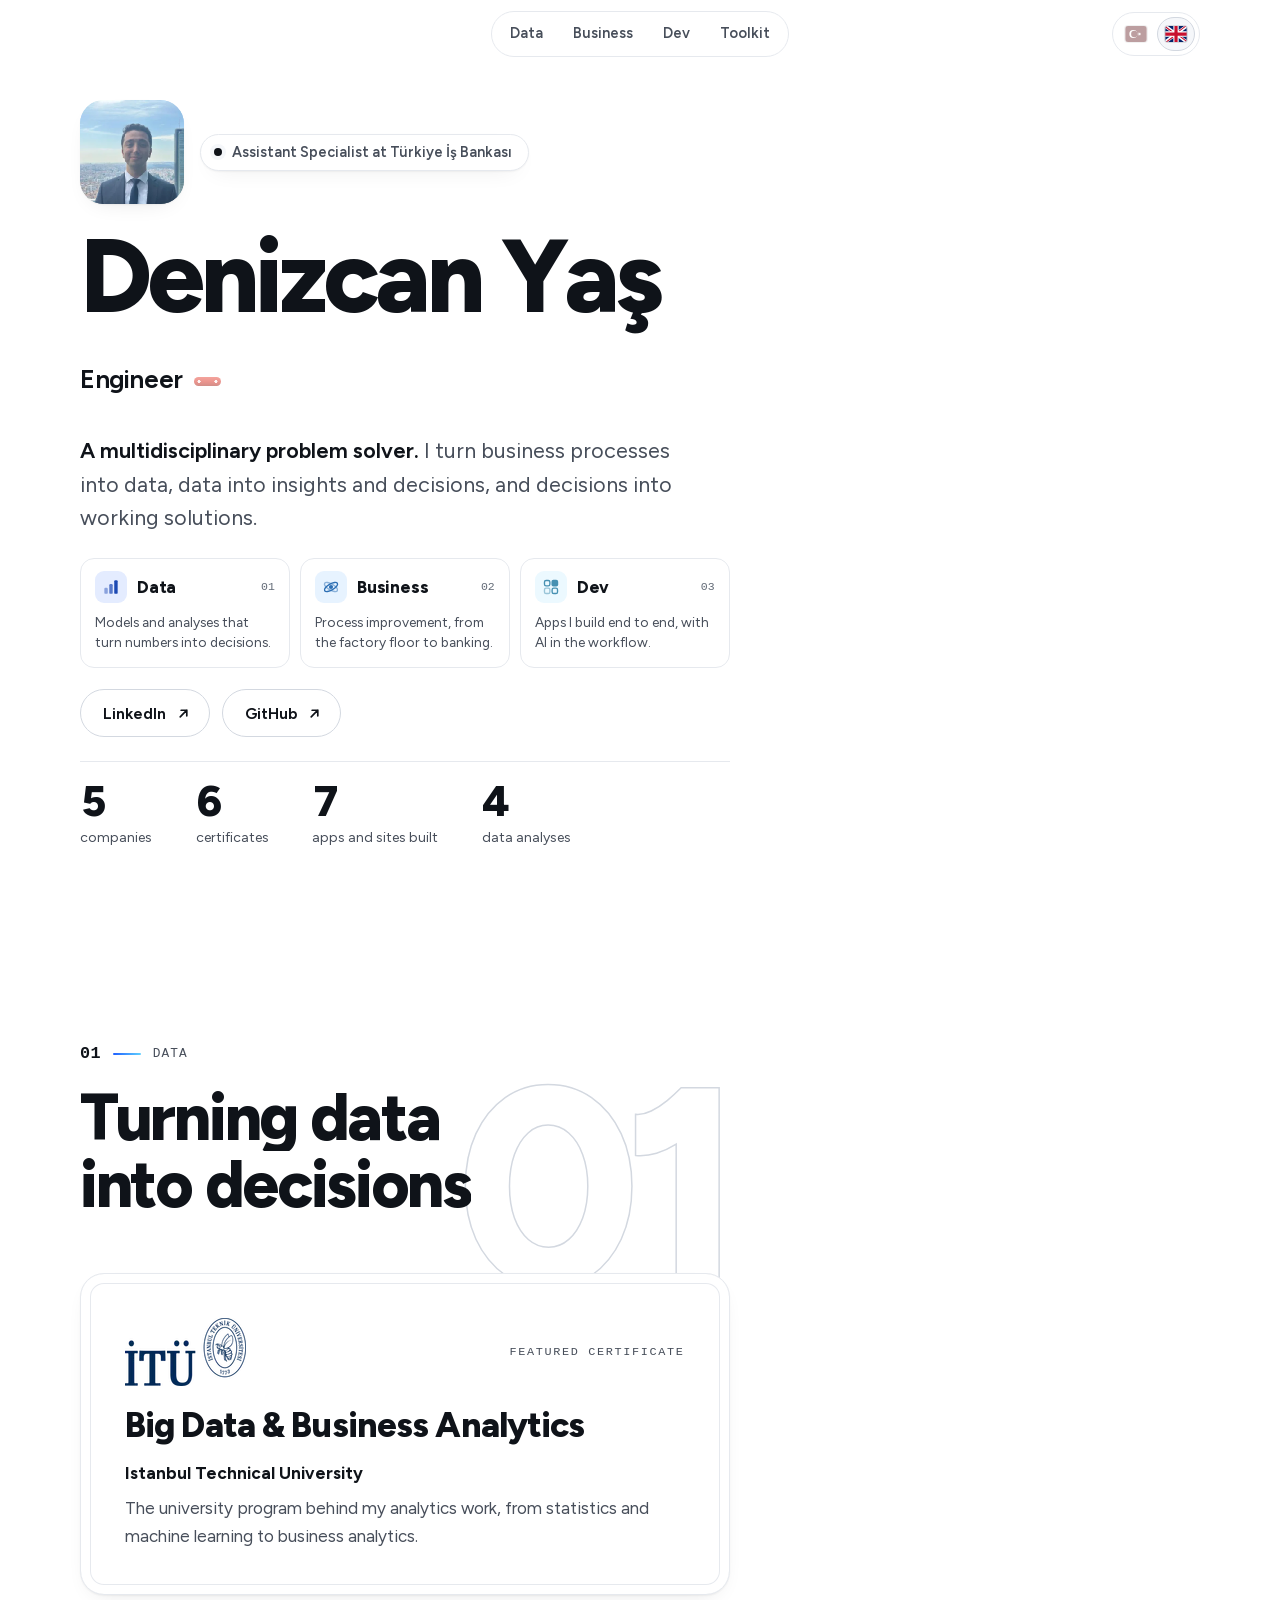
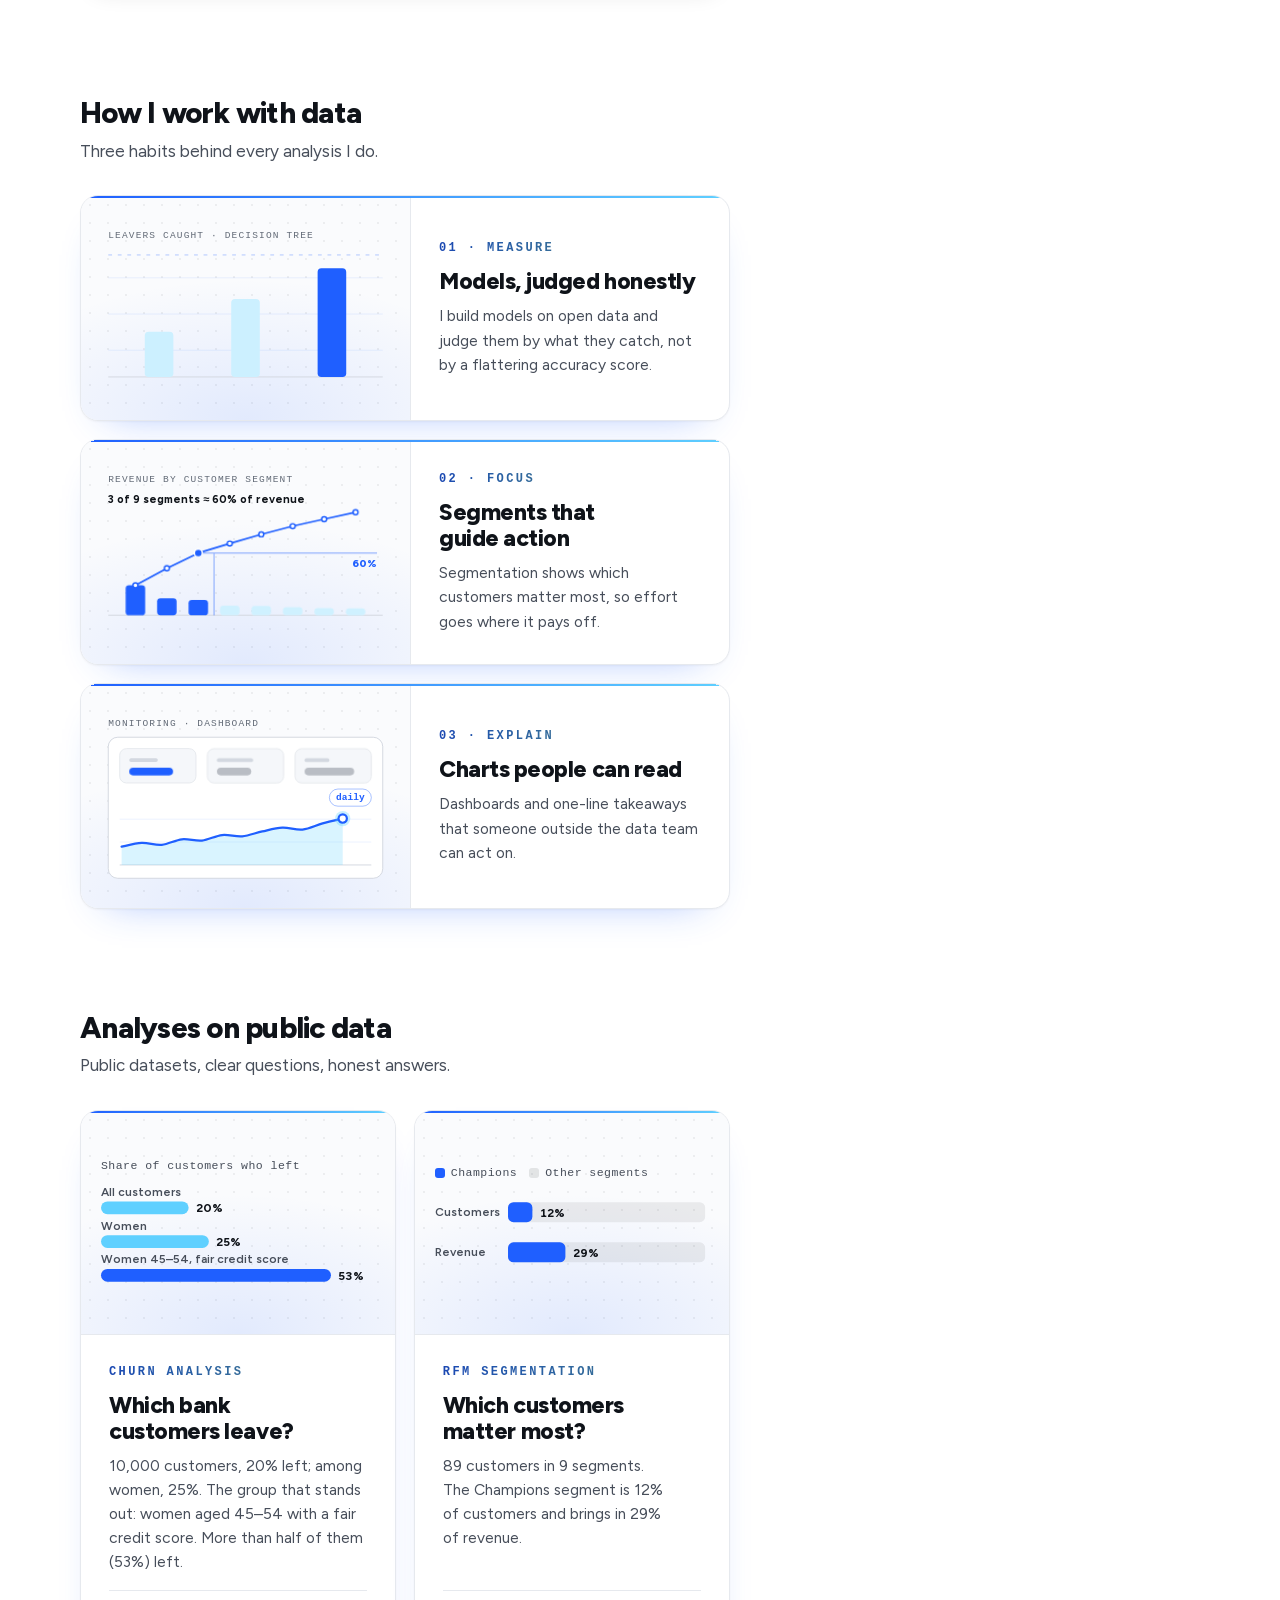
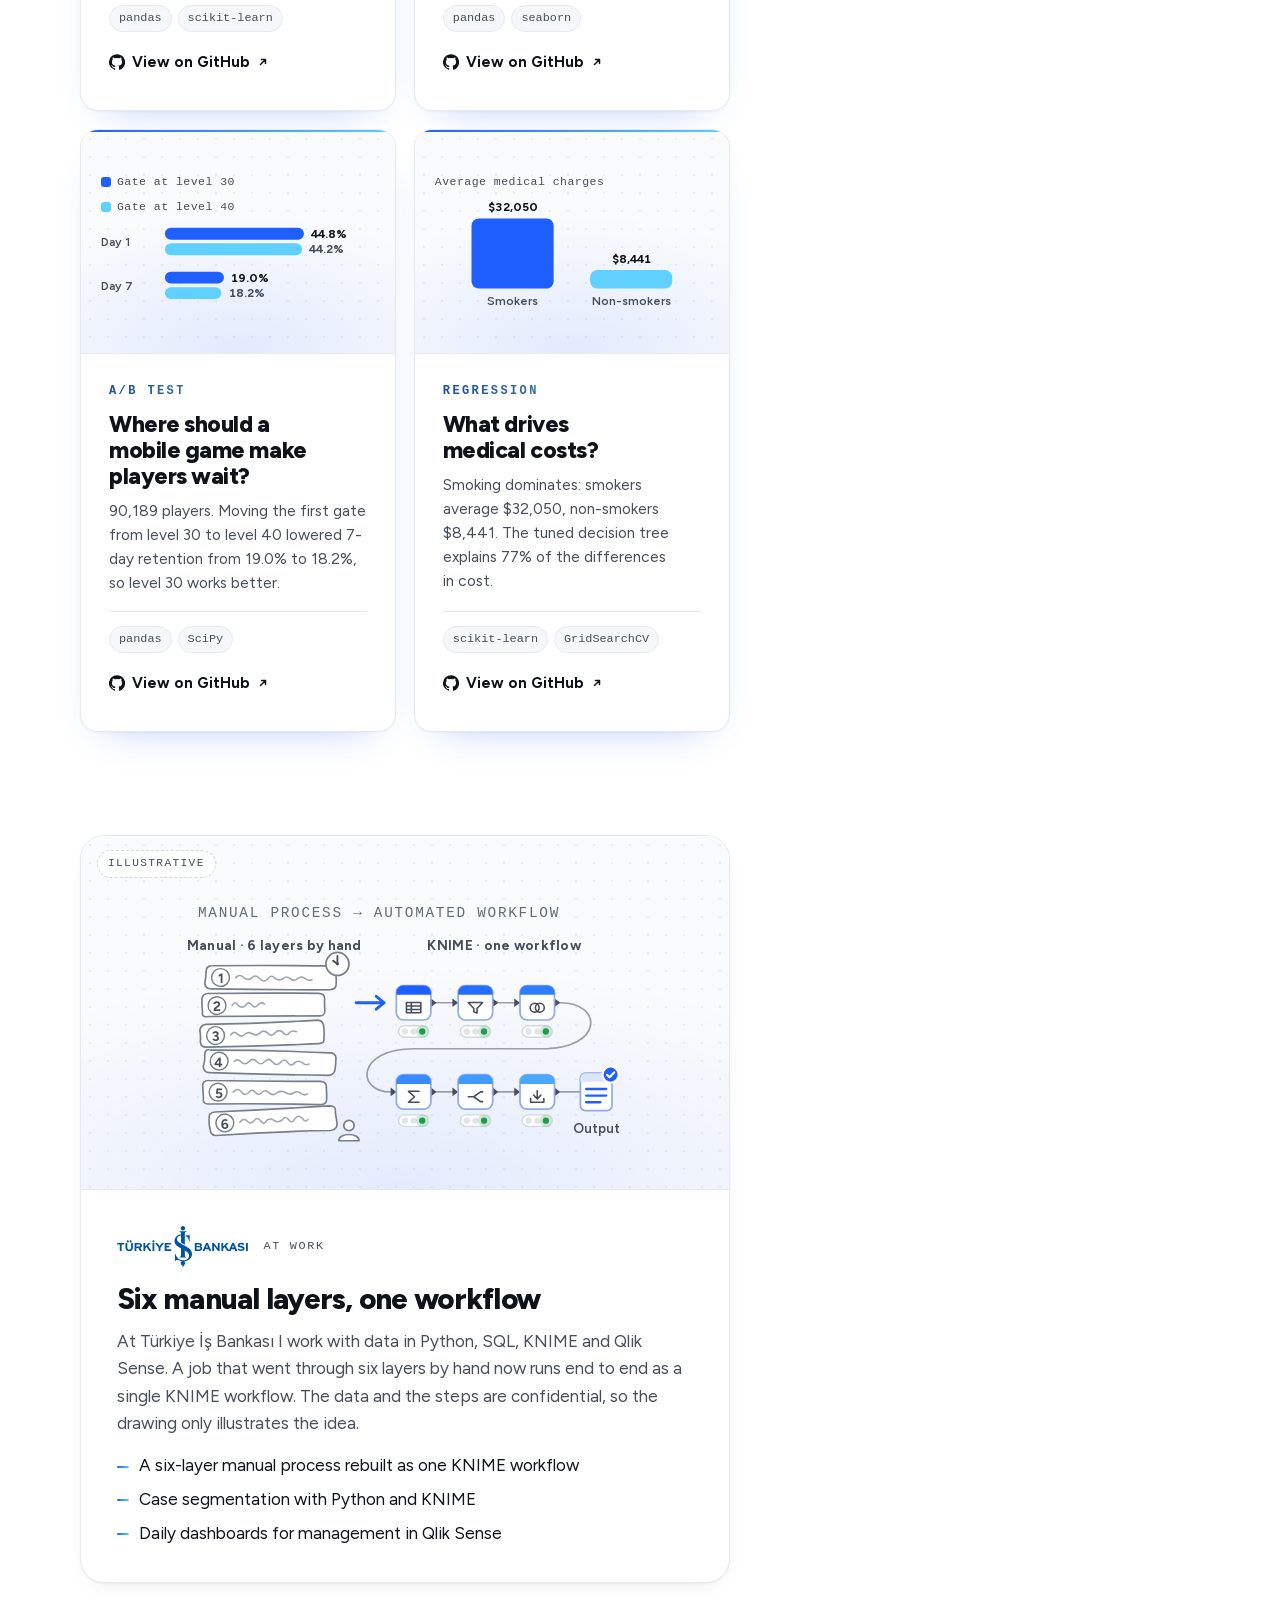
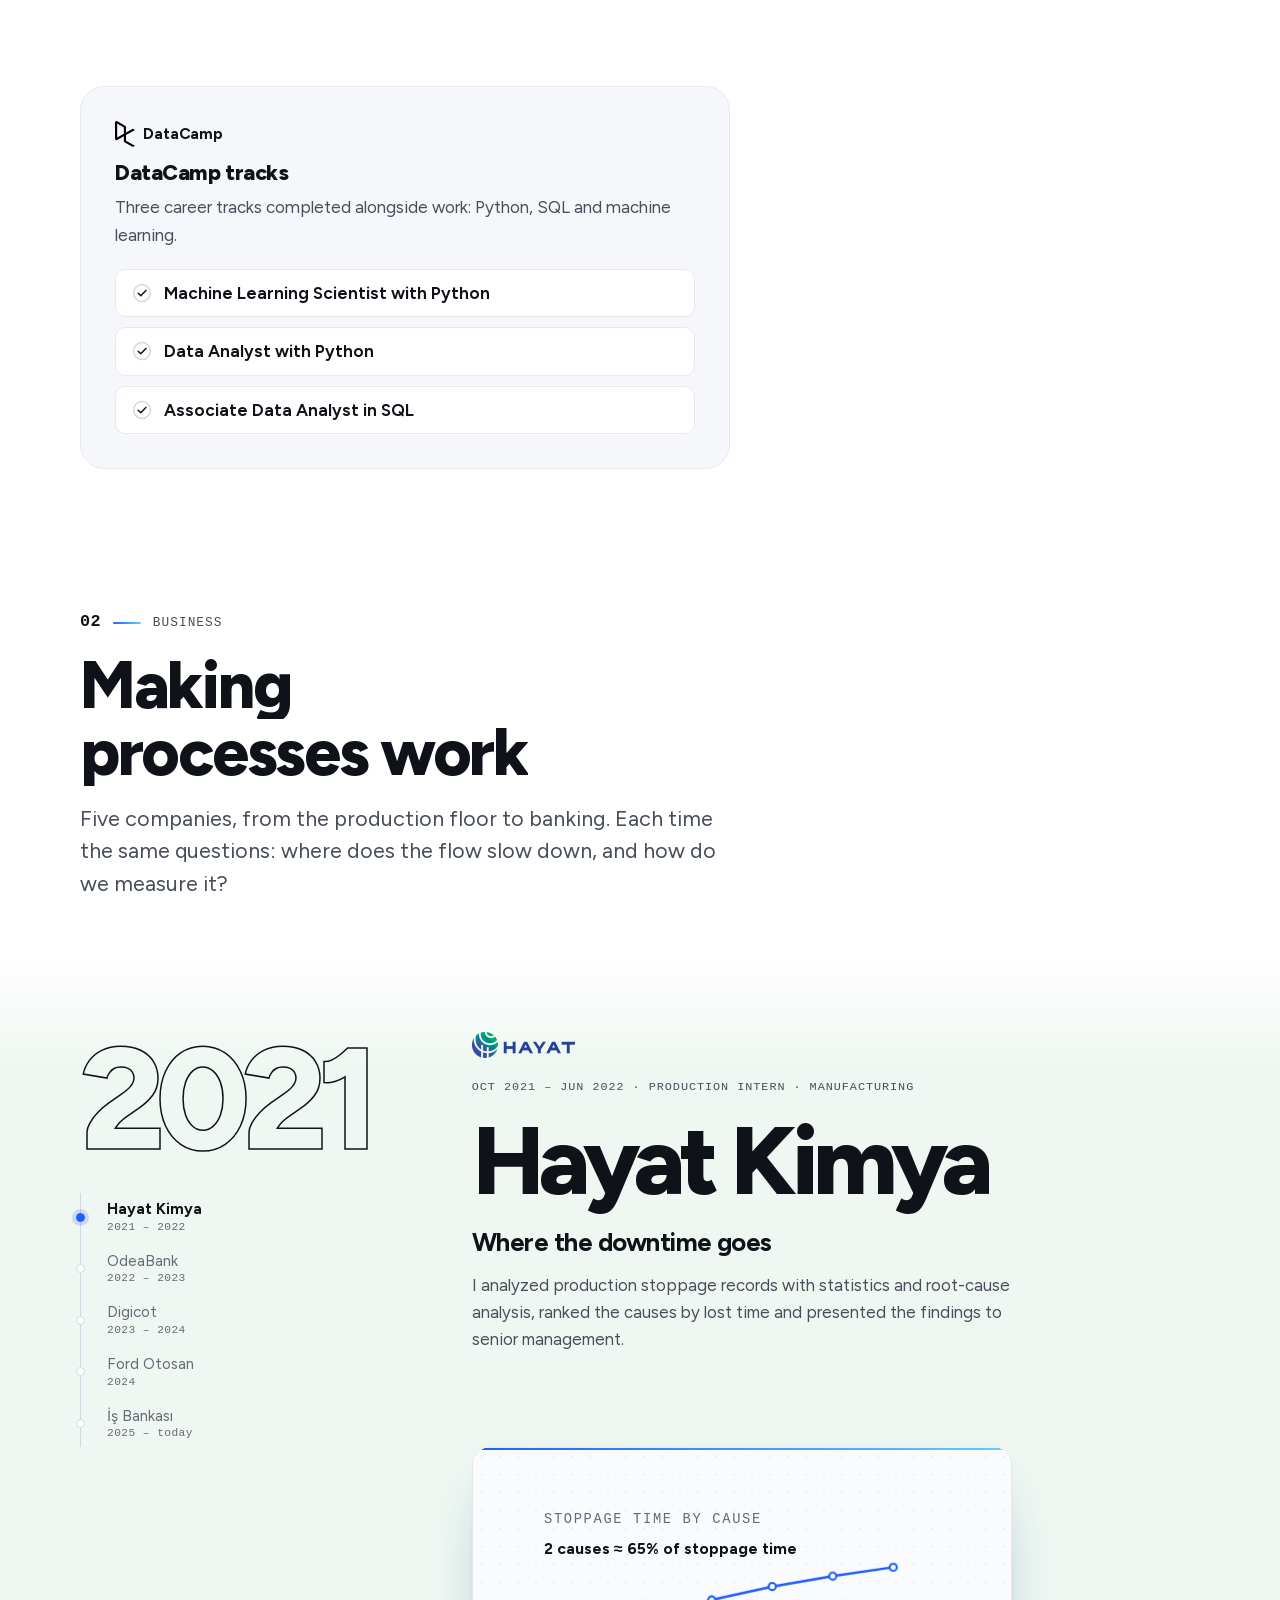
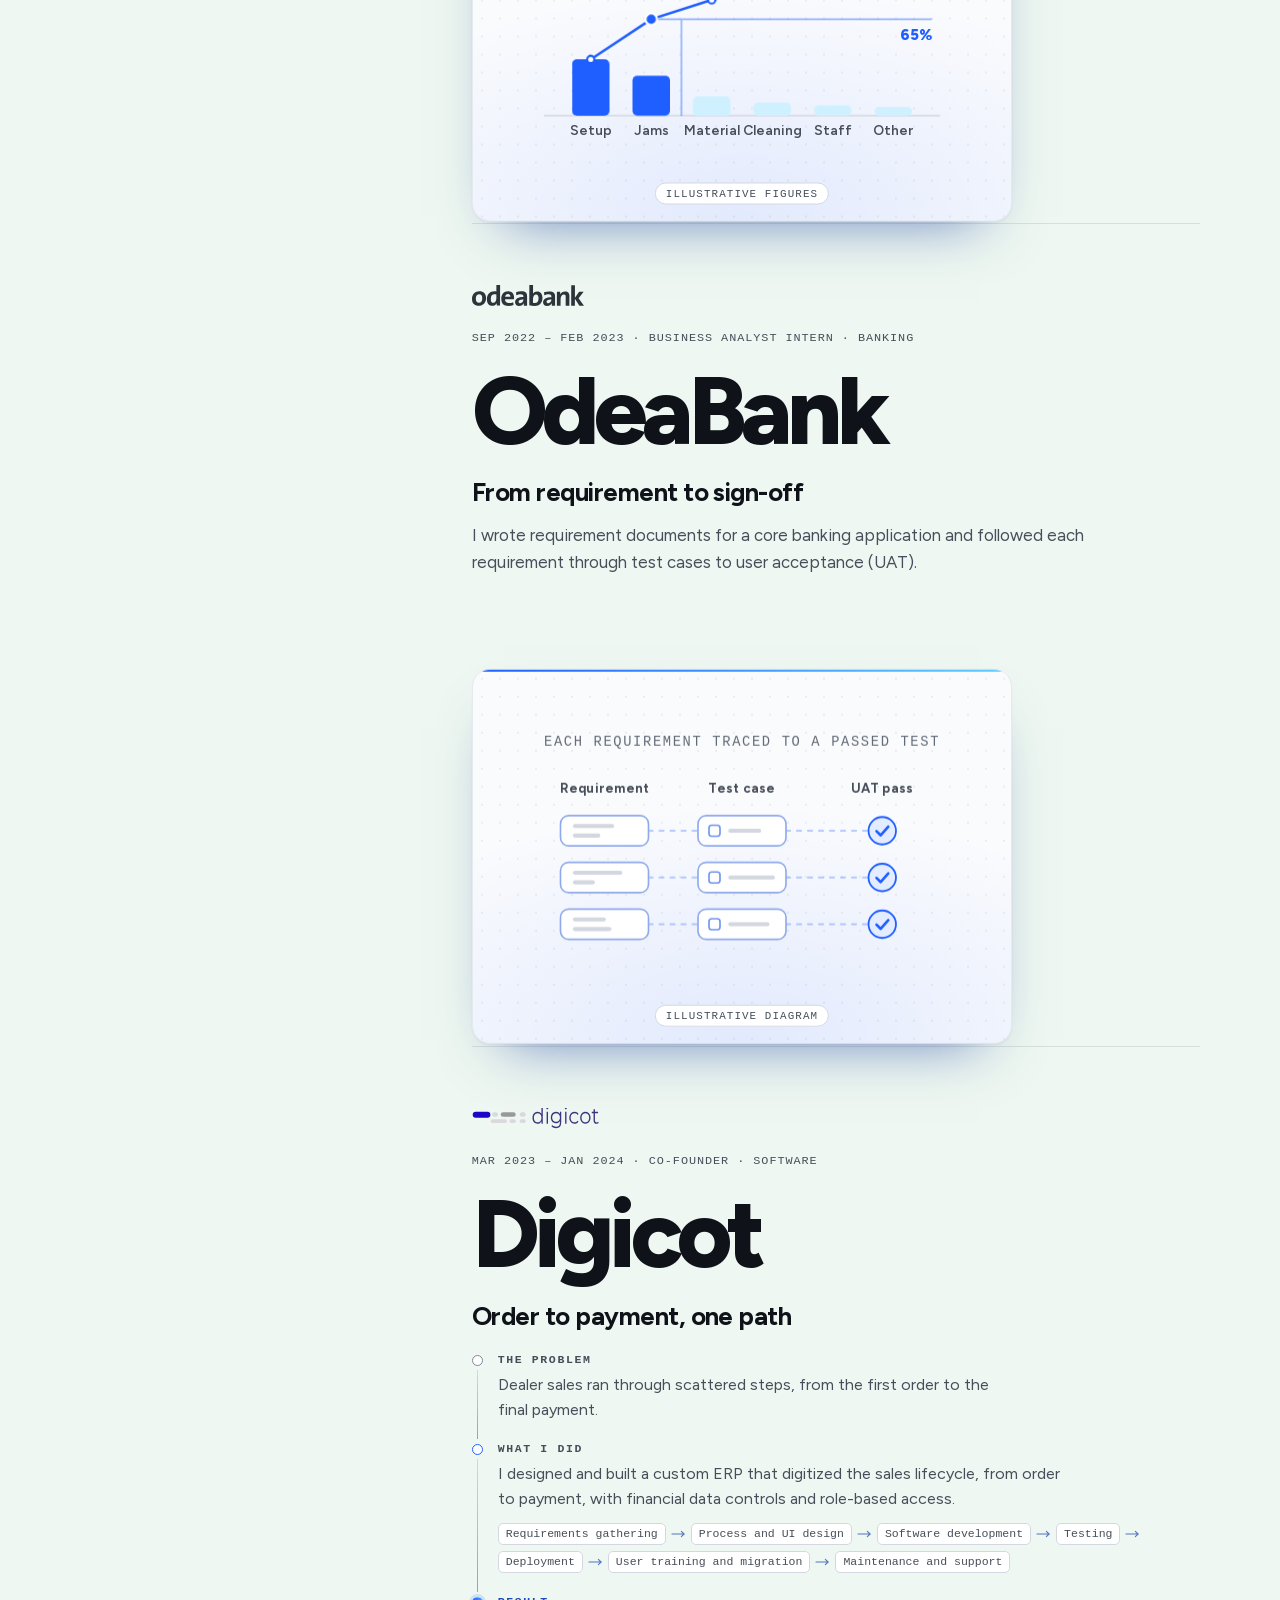
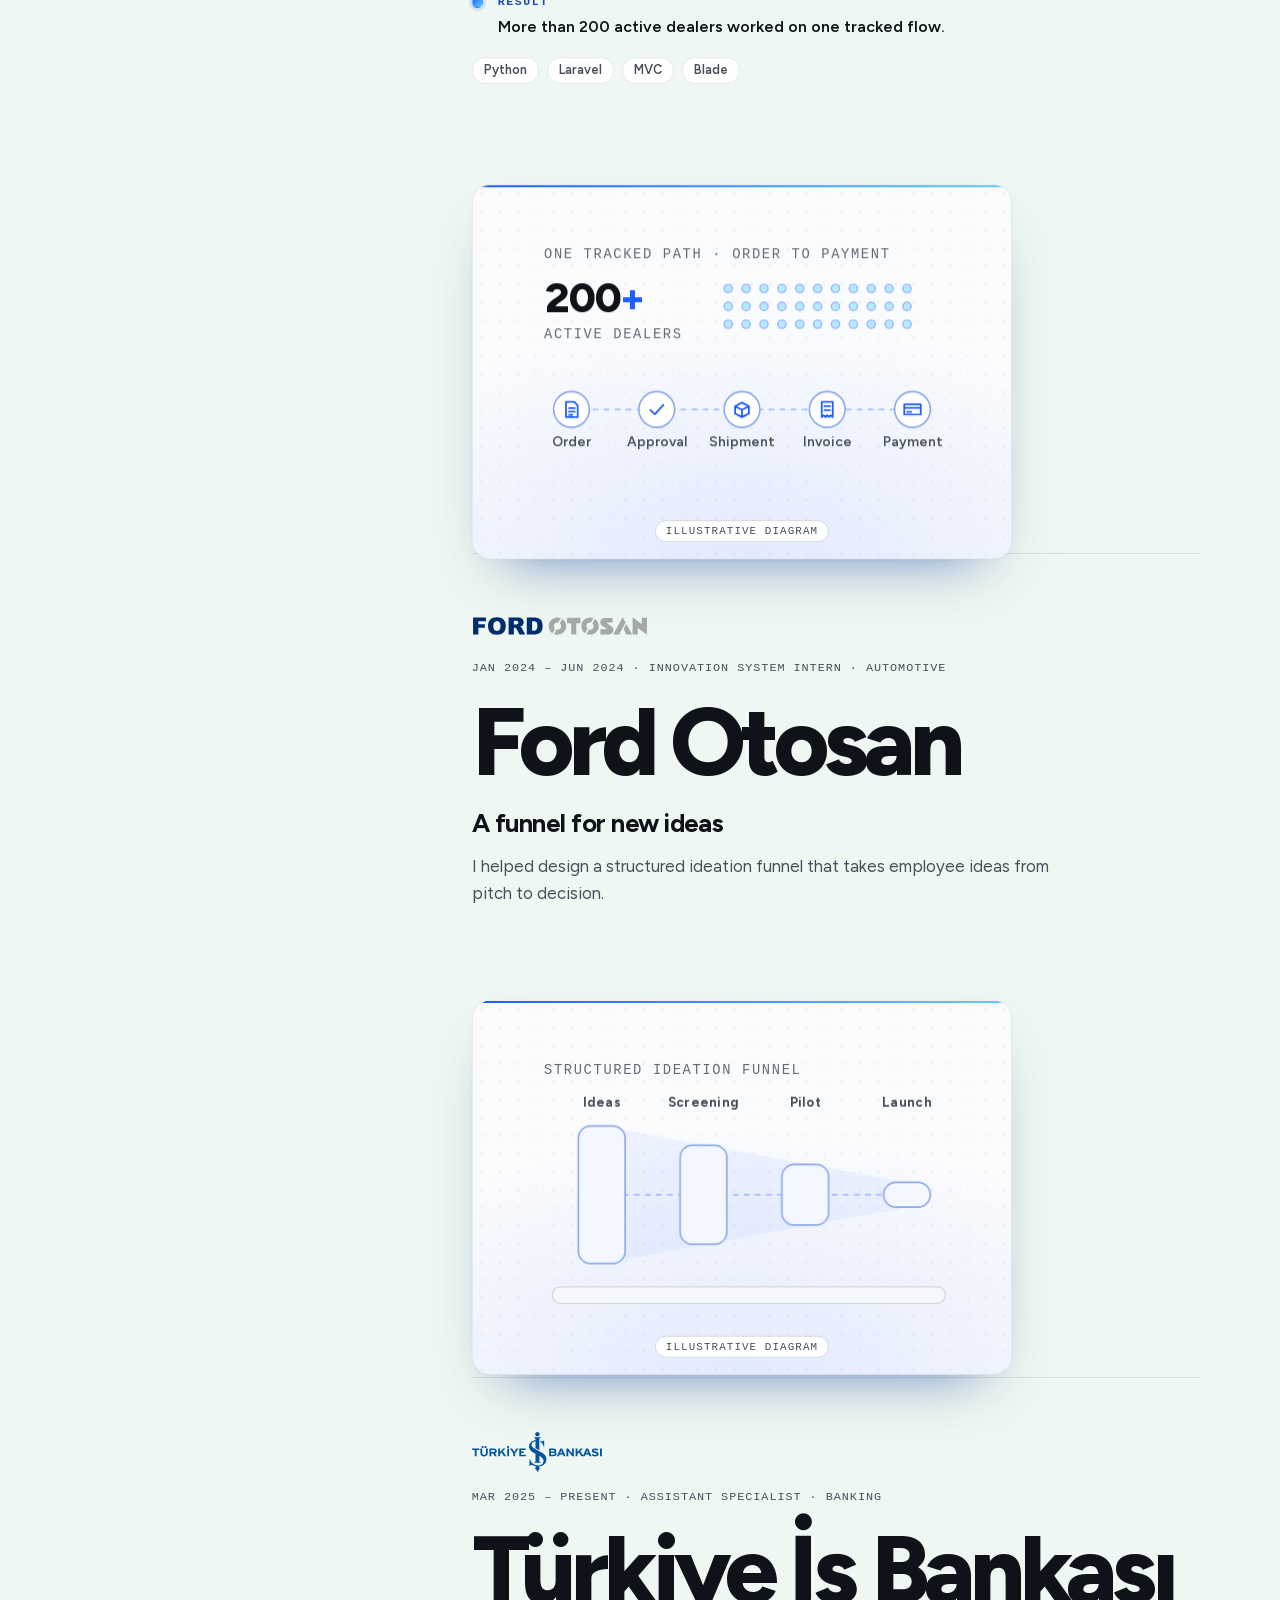
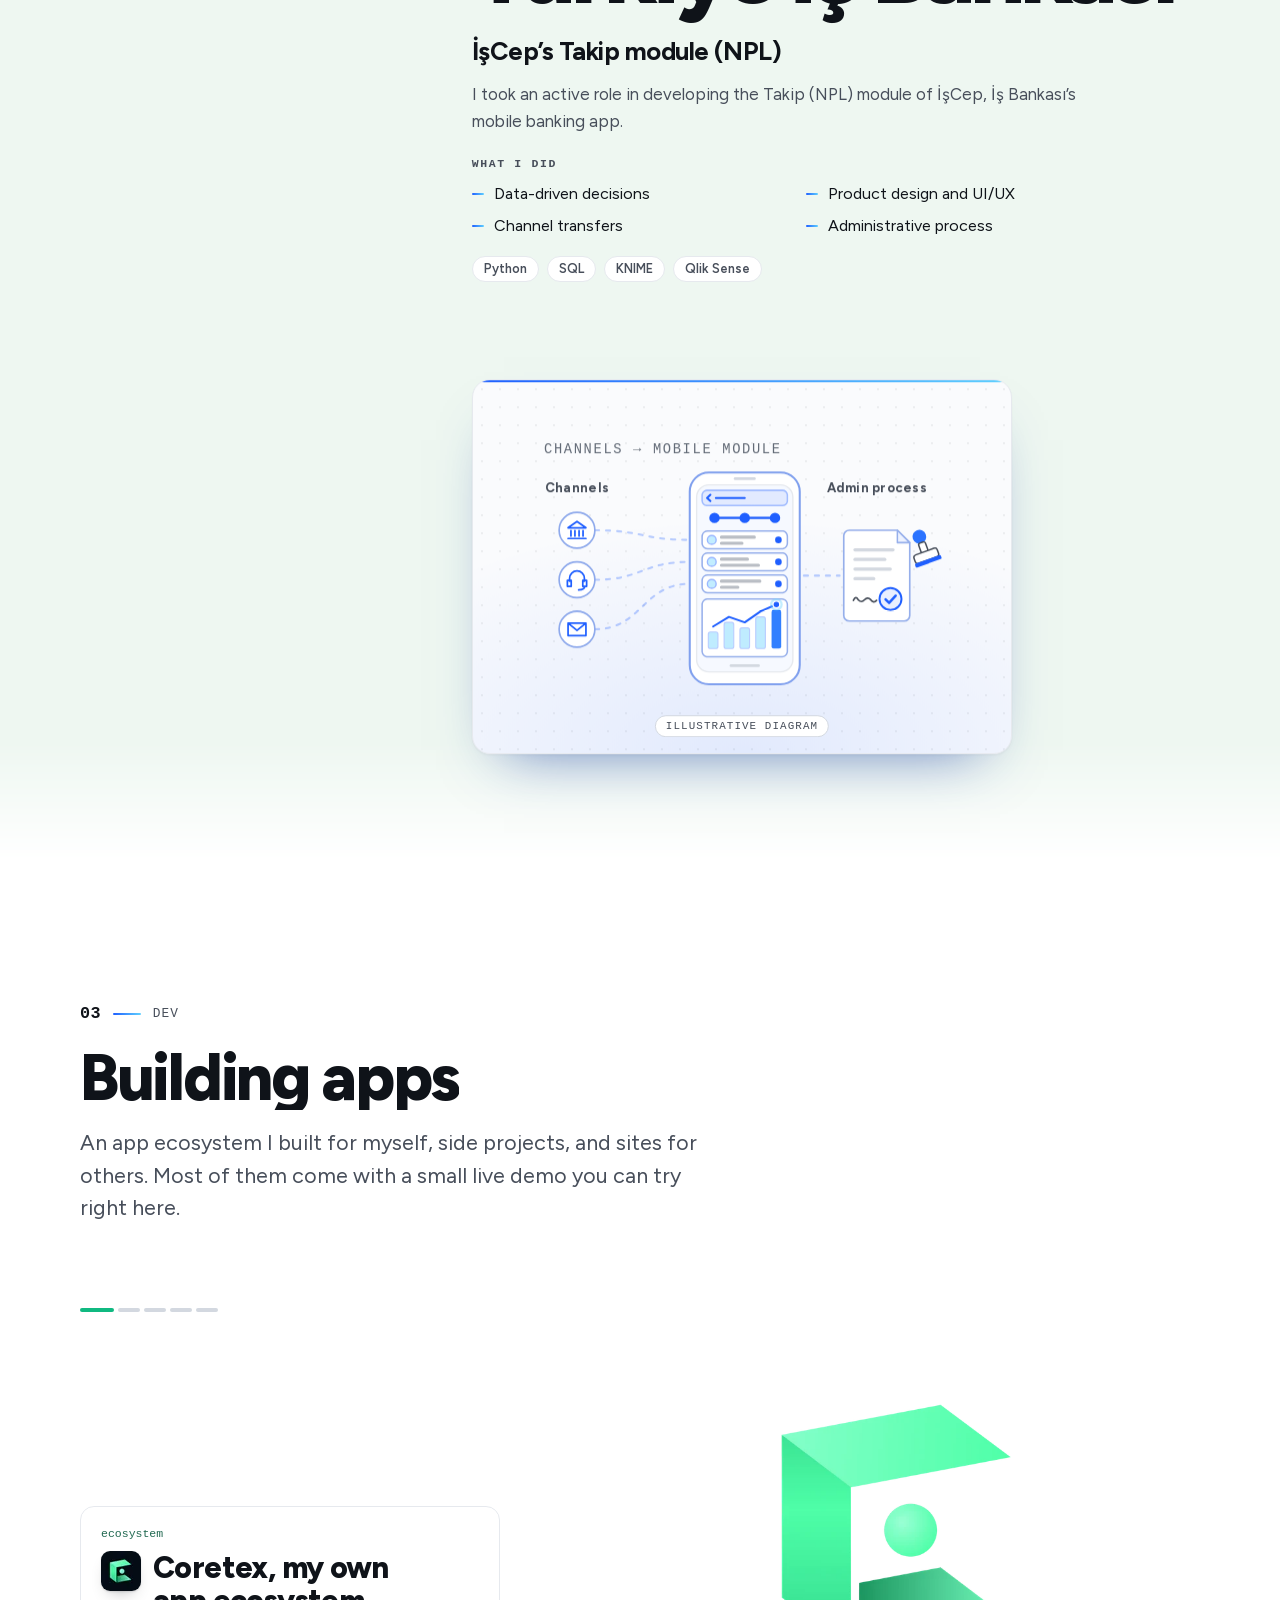
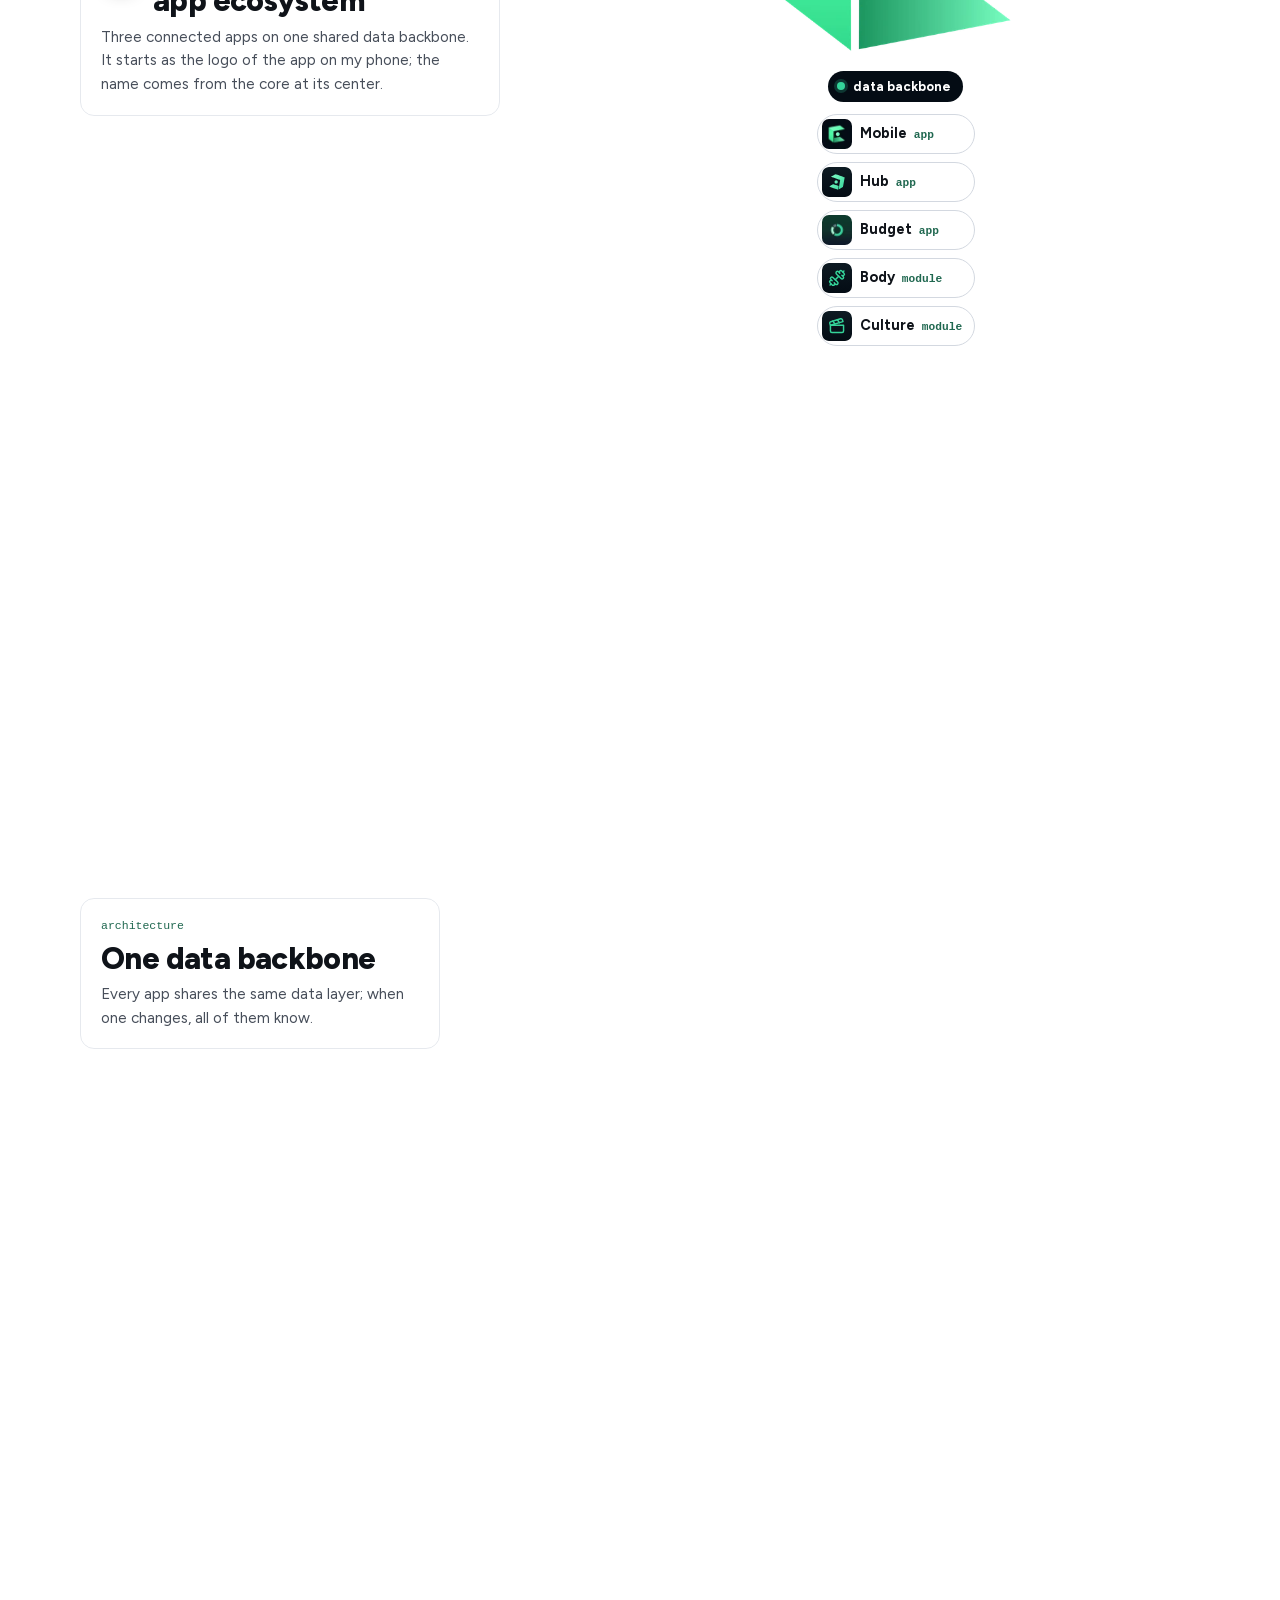
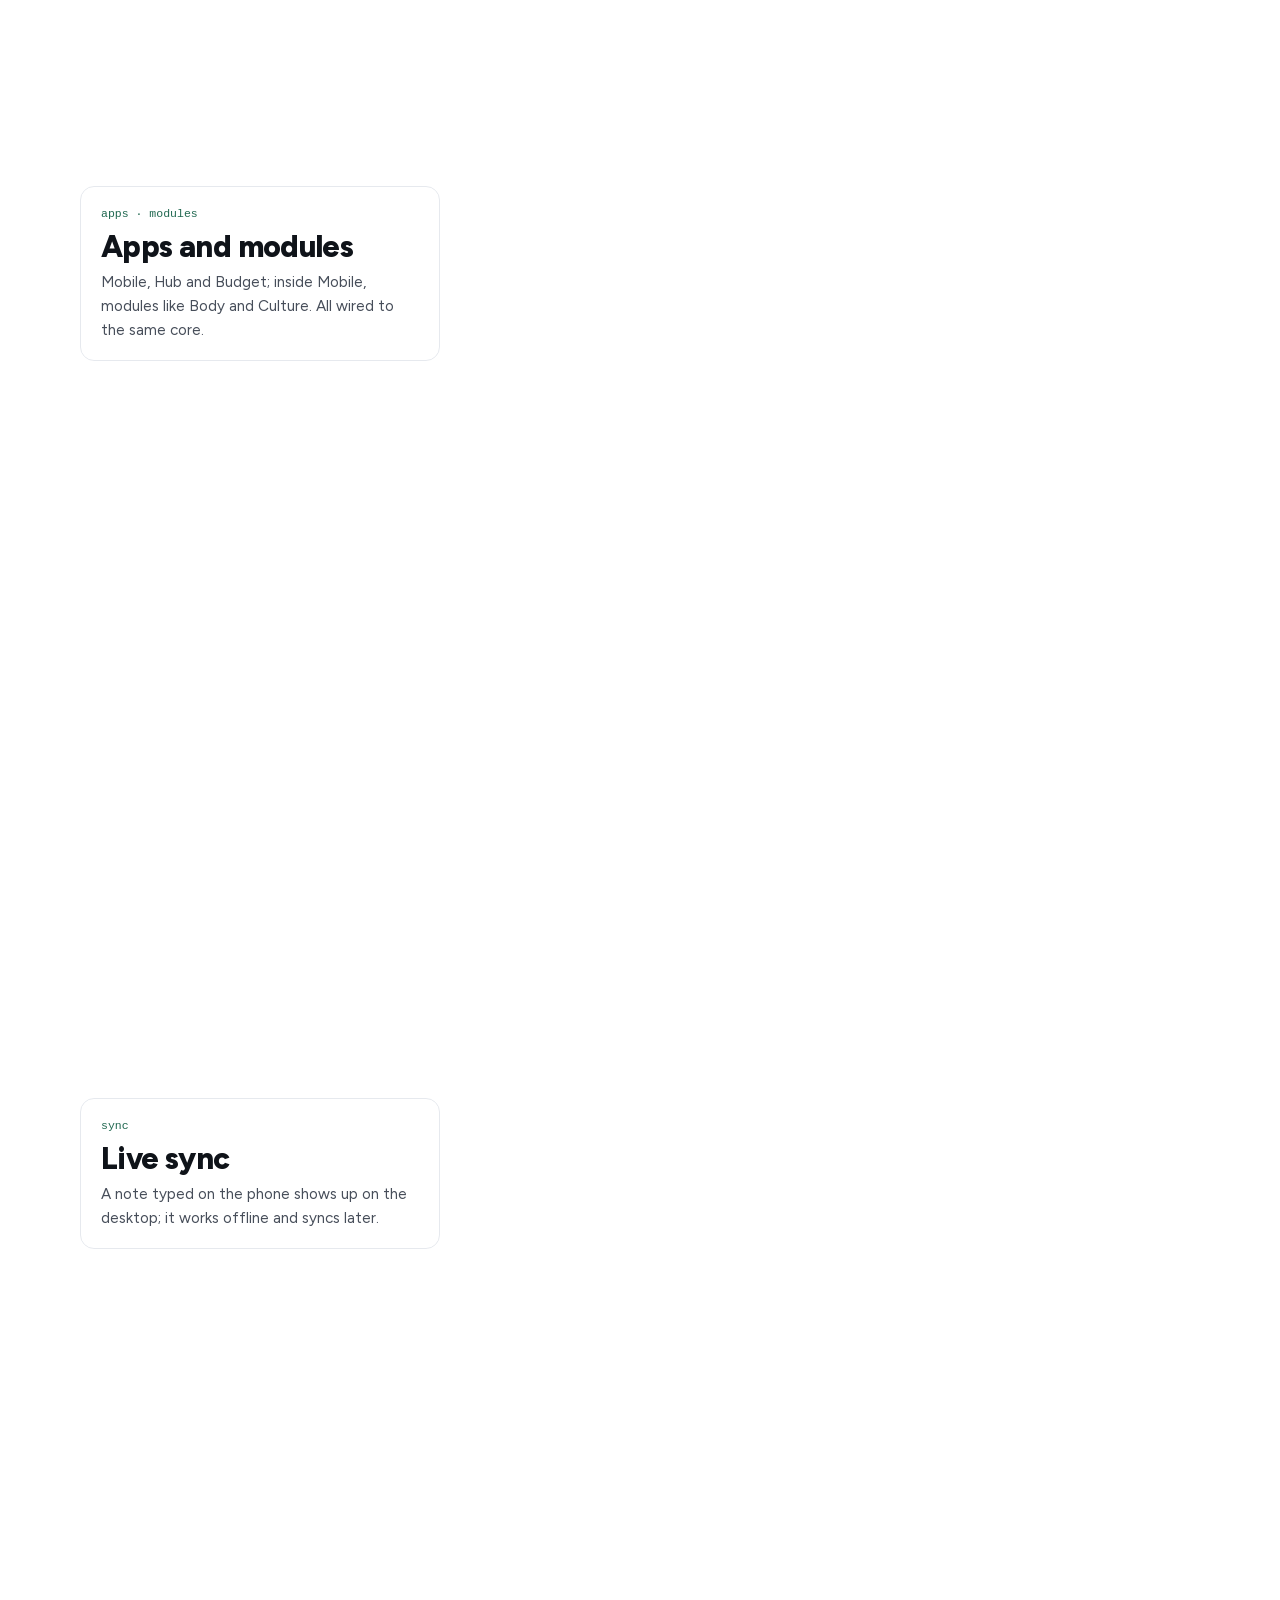
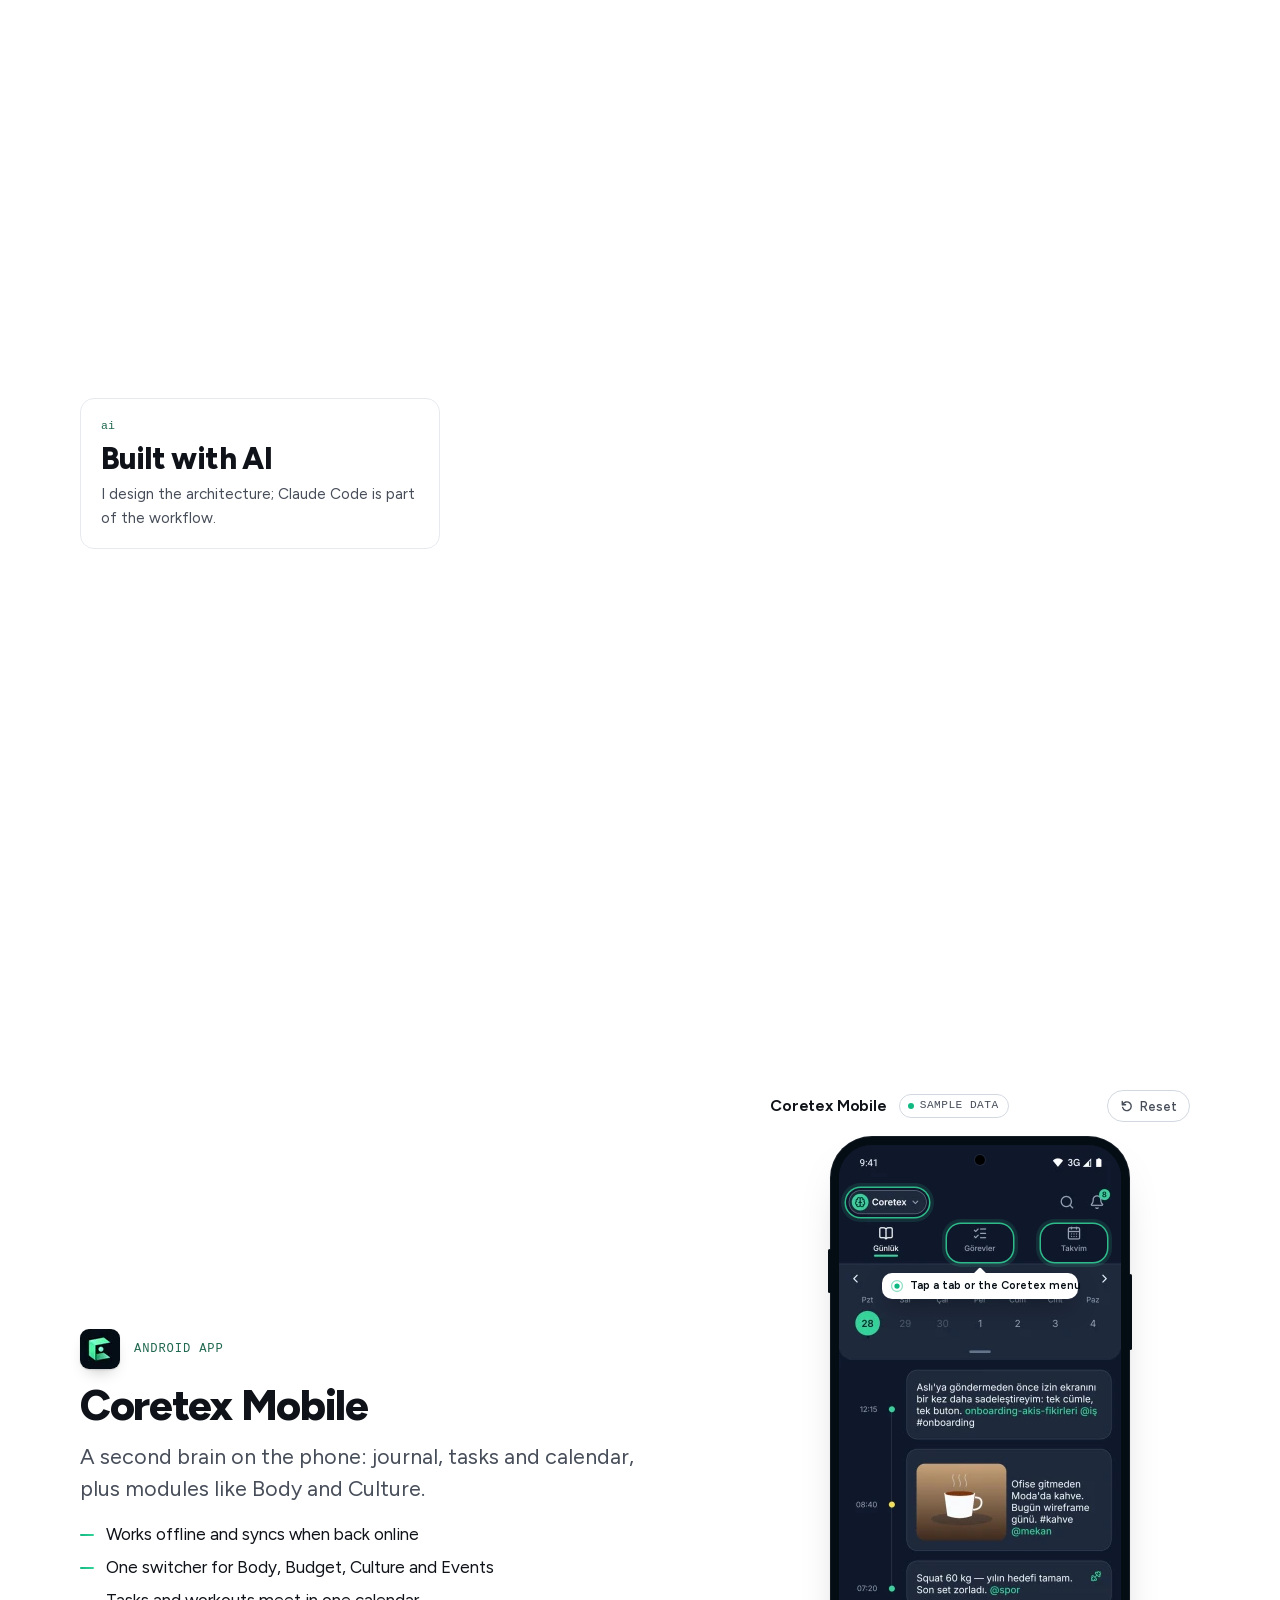
<file: index.html>
<!DOCTYPE html><html lang="en" class="no-js"><head><meta charset="utf-8"><meta name="viewport" content="width=device-width, initial-scale=1, viewport-fit=cover"><title>Denizcan Yaş</title><meta name="description" content="Multidisciplinary problem solver: data analysis and models, business process improvement and app development. The portfolio of Denizcan Yaş."><link rel="canonical" href="https://d-yas.github.io/"><link rel="alternate" hreflang="en" href="https://d-yas.github.io/"><link rel="alternate" hreflang="tr" href="https://d-yas.github.io/tr/"><link rel="alternate" hreflang="x-default" href="https://d-yas.github.io/"><meta property="og:type" content="profile"><meta property="og:title" content="Denizcan Yaş"><meta property="og:description" content="Multidisciplinary problem solver: data analysis and models, business process improvement and app development. The portfolio of Denizcan Yaş."><meta property="og:url" content="https://d-yas.github.io/"><meta property="og:image" content="https://d-yas.github.io/og-en.png"><meta property="og:image:width" content="1200"><meta property="og:image:height" content="630"><meta property="og:locale" content="en_US"><meta name="twitter:card" content="summary_large_image"><meta name="theme-color" content="#ffffff"><meta name="color-scheme" content="light"><link rel="icon" href="/favicon.svg" type="image/svg+xml"><style>@font-face{font-family:Figtree-392c1b84215f1b17;src:url("/_astro/fonts/2081076b593af0c8.woff2") format("woff2");font-display:swap;unicode-range:U+0100-02BA,U+02BD-02C5,U+02C7-02CC,U+02CE-02D7,U+02DD-02FF,U+0304,U+0308,U+0329,U+1D00-1DBF,U+1E00-1E9F,U+1EF2-1EFF,U+2020,U+20A0-20AB,U+20AD-20C0,U+2113,U+2C60-2C7F,U+A720-A7FF;font-weight:400 800;font-style:normal;}@font-face{font-family:Figtree-392c1b84215f1b17;src:url("/_astro/fonts/fff866bdea441637.woff2") format("woff2");font-display:swap;unicode-range:U+0000-00FF,U+0131,U+0152-0153,U+02BB-02BC,U+02C6,U+02DA,U+02DC,U+0304,U+0308,U+0329,U+2000-206F,U+20AC,U+2122,U+2191,U+2193,U+2212,U+2215,U+FEFF,U+FFFD;font-weight:400 800;font-style:normal;}@font-face{font-family:"Figtree-392c1b84215f1b17 fallback: Arial";src:local("Arial");font-display:swap;font-weight:400 800;font-style:normal;size-adjust:142.8889%;ascent-override:66.4852%;descent-override:17.4961%;line-gap-override:0%;}@font-face{font-family:"Figtree-392c1b84215f1b17 fallback: Arial";src:local("Arial");font-display:swap;font-weight:400 800;font-style:normal;size-adjust:142.8889%;ascent-override:66.4852%;descent-override:17.4961%;line-gap-override:0%;}:root{--font-sans:Figtree-392c1b84215f1b17,"Figtree-392c1b84215f1b17 fallback: Arial",sans-serif;}</style><link rel="preload" href="/_astro/fonts/2081076b593af0c8.woff2" as="font" type="font/woff2" crossorigin><link rel="preload" href="/_astro/fonts/fff866bdea441637.woff2" as="font" type="font/woff2" crossorigin><!-- Hareket tercihi ve WebGL ilk boyamadan önce işaretlenir (tek açık tema). --><script>
      (function () {
        var d = document.documentElement;
        d.classList.remove('no-js');
        d.classList.add('js');
        if (window.matchMedia('(prefers-reduced-motion: reduce)').matches) d.dataset.motion = 'reduce';
        // 3D nesneye yer açan boşluklar yalnız WebGL varsa açılır (?gl=0 ile kapatılır).
        if (window.WebGL2RenderingContext && !/[?&]gl=0/.test(location.search)) d.classList.add('has-gl');
      })();
    </script><script type="application/ld+json">{"@context":"https://schema.org","@type":"Person","name":"Denizcan Yaş","jobTitle":"Engineer","description":"Multidisciplinary problem solver: data analysis and models, business process improvement and app development. The portfolio of Denizcan Yaş.","url":"https://d-yas.github.io/","image":"https://d-yas.github.io/_astro/portrait.i6aAEJ_w.jpg","email":"mailto:denizcanyas@gmail.com","sameAs":["https://www.linkedin.com/in/denizcan-yas/","https://github.com/d-yas"],"alumniOf":{"@type":"CollegeOrUniversity","name":"Kocaeli University"},"hasCredential":{"@type":"EducationalOccupationalCredential","credentialCategory":"certificate","name":"Big Data & Business Analytics","recognizedBy":{"@type":"CollegeOrUniversity","name":"Istanbul Technical University"}}}</script><link rel="stylesheet" href="/_astro/portrait.BBMLGJRK.css"><style>.pi[data-astro-cid-5pghrsab]{width:18px;height:18px}.app-ico[data-astro-cid-62dyofej]{width:var(--s);height:var(--s);border-radius:22.5%;flex:none;display:inline-block;overflow:hidden;box-shadow:0 1px 2px #040c141f,0 8px 18px -10px #040c1473}.app-ico[data-astro-cid-62dyofej] img,.app-ico[data-astro-cid-62dyofej] svg[data-astro-cid-62dyofej]{width:100%;height:100%;display:block}
</style><link rel="stylesheet" href="/_astro/Home.CaOl6oHZ.css"><link rel="stylesheet" href="/_astro/BaseLayout.uuZKFIdG.css"></head><body><a class="skip-link" href="#main">Skip to content</a><canvas id="gl" aria-hidden="true"></canvas><header class="nav" data-nav data-astro-cid-wpvy4v7s><div class="nav-in" data-astro-cid-wpvy4v7s><nav aria-label="Main" class="links" data-astro-cid-wpvy4v7s><ul data-astro-cid-wpvy4v7s><li data-astro-cid-wpvy4v7s><a href="#data" data-navlink="data" data-astro-cid-wpvy4v7s>Data</a></li><li data-astro-cid-wpvy4v7s><a href="#business" data-navlink="business" data-astro-cid-wpvy4v7s>Business</a></li><li data-astro-cid-wpvy4v7s><a href="#apps" data-navlink="apps" data-astro-cid-wpvy4v7s>Dev</a></li><li data-astro-cid-wpvy4v7s><a href="#toolkit" data-navlink="toolkit" data-astro-cid-wpvy4v7s>Toolkit</a></li></ul></nav><div class="tools" data-astro-cid-wpvy4v7s><div class="langs" data-astro-cid-wpvy4v7s><a class="flag" href="/tr/" hreflang="tr" lang="tr" data-lang-switch data-astro-cid-wpvy4v7s><svg viewBox="0 0 640 480" aria-hidden="true" focusable="false"><path fill="#e30a17" d="M0 0h640v480H0z"></path><circle cx="240" cy="240" r="120" fill="#fff"></circle><circle cx="270" cy="240" r="96" fill="#e30a17"></circle><path fill="#fff" d="M362.0 240.0L403.5 226.5L403.5 182.9L429.1 218.2L470.5 204.7L444.9 240.0L470.5 275.3L429.1 261.8L403.5 297.1L403.5 253.5z"></path></svg><span class="visually-hidden" data-astro-cid-wpvy4v7s>Bu sayfayı Türkçe oku</span></a><span class="flag" aria-current="true" data-astro-cid-wpvy4v7s><svg viewBox="0 0 640 480" aria-hidden="true" focusable="false"><path fill="#012169" d="M0 0h640v480H0z"></path><path fill="#fff" d="m75 0 244 181L562 0h78v62L400 241l240 178v61h-80L320 301 81 480H0v-60l239-178L0 64V0z"></path><path fill="#c8102e" d="m424 281 216 159v40L369 281zm-184 20 6 35L54 480H0zM640 0v3L391 191l2-44L590 0zM0 0l239 176h-60L0 42z"></path><path fill="#fff" d="M241 0v480h160V0zM0 160v160h640V160z"></path><path fill="#c8102e" d="M0 193v96h640v-96zM273 0v480h96V0z"></path></svg><span class="visually-hidden" data-astro-cid-wpvy4v7s>English, current language</span></span></div></div></div></header><main id="main"><section id="top" class="hero" data-chapter="hero" aria-labelledby="hero-title" data-gl-slot data-astro-cid-yodha2z4><div class="wrap" data-astro-cid-yodha2z4><div class="col" data-astro-cid-yodha2z4><div class="copy" data-astro-cid-yodha2z4><div class="who" data-intro data-astro-cid-yodha2z4><button type="button" class="portrait" data-portrait style="--size:104px" aria-pressed="false" aria-label="Tap the photo" data-astro-cid-kedluytx><img src="/_astro/portrait.i6aAEJ_w_7y8Cz.webp" alt width="104" height="104" loading="eager" decoding="async" data-astro-cid-kedluytx><canvas aria-hidden="true" data-astro-cid-kedluytx></canvas></button><p class="now" data-astro-cid-yodha2z4><span class="dot" aria-hidden="true" data-astro-cid-yodha2z4></span><span data-astro-cid-yodha2z4>Assistant Specialist at Türkiye İş Bankası</span></p></div><h1 id="hero-title" data-intro-title data-astro-cid-yodha2z4><span class="nw" data-astro-cid-yodha2z4>Denizcan</span> <span class="nw" data-astro-cid-yodha2z4>Yaş</span></h1><p class="role" data-intro data-astro-cid-tt45koht><button type="button" class="role-btn" aria-expanded="false" aria-label="Engineer: Data, Business, Dev" data-knife data-astro-cid-tt45koht><span class="role-word" data-knife-word data-astro-cid-tt45koht>Engineer</span><span class="kn" aria-hidden="true" data-knife-deco style="--kn-gap:0.5063em;--kn-hw:4.3875em;--kn-hh:0.9281em;--kn-rv:0.2953em;--kn-piv:0.443em;--kn-bl:3.8813em;--kn-bh:0.5906em;--kn-tip:0.4219em;--kn-icon:1.0125em;--kn-lab:0.7172em" data-astro-cid-uz6hoiaa><span class="kn-clip" data-astro-cid-uz6hoiaa><span class="kn-body" data-knife-body data-astro-cid-uz6hoiaa><span class="kn-blade" data-knife-blade style="--r:-208deg;--z:3;--tone:var(--energy)" data-astro-cid-uz6hoiaa><span class="kn-steel" data-astro-cid-uz6hoiaa></span><span class="kn-tip" data-astro-cid-uz6hoiaa><svg class="kn-icon" data-knife-icon viewBox="0 0 24 24" focusable="false" data-astro-cid-uz6hoiaa><rect x="3" y="7" width="18" height="10" rx="5" data-astro-cid-uz6hoiaa></rect><path d="M8.5 14.5v-1.8M12 14.5v-3.4M15.5 14.5v-5" data-astro-cid-uz6hoiaa></path></svg><span class="kn-lab" data-astro-cid-uz6hoiaa><span class="kn-label" data-knife-label data-astro-cid-uz6hoiaa>Data</span></span></span></span><span class="kn-blade" data-knife-blade style="--r:-180deg;--z:2;--tone:color-mix(in oklab, var(--energy) 50%, var(--energy-2))" data-astro-cid-uz6hoiaa><span class="kn-steel" data-astro-cid-uz6hoiaa></span><span class="kn-tip" data-astro-cid-uz6hoiaa><svg class="kn-icon" data-knife-icon viewBox="0 0 24 24" focusable="false" data-astro-cid-uz6hoiaa><rect x="3" y="7" width="18" height="10" rx="5" data-astro-cid-uz6hoiaa></rect><path d="M7 12h8M12.5 9.5 15 12l-2.5 2.5" data-astro-cid-uz6hoiaa></path></svg><span class="kn-lab" data-astro-cid-uz6hoiaa><span class="kn-label" data-knife-label data-astro-cid-uz6hoiaa>Business</span></span></span></span><span class="kn-blade" data-knife-blade style="--r:-152deg;--z:1;--tone:var(--energy-2)" data-astro-cid-uz6hoiaa><span class="kn-steel" data-astro-cid-uz6hoiaa></span><span class="kn-tip" data-astro-cid-uz6hoiaa><svg class="kn-icon" data-knife-icon viewBox="0 0 24 24" focusable="false" data-astro-cid-uz6hoiaa><rect x="3" y="7" width="18" height="10" rx="5" data-astro-cid-uz6hoiaa></rect><path d="M9.5 10l-2 2 2 2M14.5 10l2 2-2 2" data-astro-cid-uz6hoiaa></path></svg><span class="kn-lab" data-astro-cid-uz6hoiaa><span class="kn-label" data-knife-label data-astro-cid-uz6hoiaa>Dev</span></span></span></span><span class="kn-handle" data-astro-cid-uz6hoiaa></span></span></span></span><span class="role-hint" aria-hidden="true" data-astro-cid-tt45koht></span></button></p><script type="module" src="/_astro/RoleLine.astro_astro_type_script_index_0_lang.BLcle1QG.js"></script><p class="lead" data-intro data-astro-cid-yodha2z4><strong data-astro-cid-yodha2z4>A multidisciplinary problem solver.</strong> I turn business processes into data, data into insights and decisions, and decisions into working solutions.</p><ul class="pillars" aria-label="What I work on" data-astro-cid-yodha2z4><li data-intro data-astro-cid-yodha2z4><a href="#data" class="pillar" style="--tone:var(--energy)" data-astro-cid-yodha2z4><span class="p-icon" data-astro-cid-yodha2z4><svg class="pi" viewBox="0 0 20 20" fill="currentColor" aria-hidden="true" focusable="false" data-astro-cid-5pghrsab><rect x="2.6" y="10.8" width="3.8" height="6.8" rx="1.3" opacity="0.45" data-astro-cid-5pghrsab></rect><rect x="8.1" y="6.8" width="3.8" height="10.8" rx="1.3" opacity="0.7" data-astro-cid-5pghrsab></rect><rect x="13.6" y="2.4" width="3.8" height="15.2" rx="1.3" data-astro-cid-5pghrsab></rect></svg></span><span class="p-label" data-astro-cid-yodha2z4>Data</span><span class="p-num" aria-hidden="true" data-astro-cid-yodha2z4>01</span><span class="p-blurb" data-astro-cid-yodha2z4>Models and analyses that turn numbers into decisions.</span></a></li><li data-intro data-astro-cid-yodha2z4><a href="#business" class="pillar" style="--tone:color-mix(in oklab, var(--energy) 50%, var(--energy-2))" data-astro-cid-yodha2z4><span class="p-icon" data-astro-cid-yodha2z4><svg class="pi" viewBox="0 0 20 20" fill="currentColor" aria-hidden="true" focusable="false" data-astro-cid-5pghrsab><g fill="none" stroke="currentColor" stroke-width="1.5" data-astro-cid-5pghrsab><ellipse cx="10" cy="10" rx="8.2" ry="3.4" transform="rotate(-30 10 10)" data-astro-cid-5pghrsab></ellipse><ellipse cx="10" cy="10" rx="8.2" ry="3.4" transform="rotate(30 10 10)" opacity="0.5" data-astro-cid-5pghrsab></ellipse></g><circle cx="10" cy="10" r="2.3" data-astro-cid-5pghrsab></circle></svg></span><span class="p-label" data-astro-cid-yodha2z4>Business</span><span class="p-num" aria-hidden="true" data-astro-cid-yodha2z4>02</span><span class="p-blurb" data-astro-cid-yodha2z4>Process improvement, from the factory floor to banking.</span></a></li><li data-intro data-astro-cid-yodha2z4><a href="#apps" class="pillar" style="--tone:var(--energy-2)" data-astro-cid-yodha2z4><span class="p-icon" data-astro-cid-yodha2z4><svg class="pi" viewBox="0 0 20 20" fill="currentColor" aria-hidden="true" focusable="false" data-astro-cid-5pghrsab><g fill="none" stroke="currentColor" stroke-width="1.5" data-astro-cid-5pghrsab><rect x="2.75" y="2.75" width="6" height="6" rx="1.8" data-astro-cid-5pghrsab></rect><rect x="2.75" y="11.25" width="6" height="6" rx="1.8" opacity="0.5" data-astro-cid-5pghrsab></rect><rect x="11.25" y="11.25" width="6" height="6" rx="1.8" data-astro-cid-5pghrsab></rect></g><rect x="10.5" y="2" width="7.5" height="7.5" rx="2.2" data-astro-cid-5pghrsab></rect></svg></span><span class="p-label" data-astro-cid-yodha2z4>Dev</span><span class="p-num" aria-hidden="true" data-astro-cid-yodha2z4>03</span><span class="p-blurb" data-astro-cid-yodha2z4>Apps I build end to end, with AI in the workflow.</span></a></li></ul><div class="actions" data-intro data-astro-cid-yodha2z4><a class="btn" href="https://www.linkedin.com/in/denizcan-yas/" target="_blank" rel="noopener" data-astro-cid-yodha2z4>LinkedIn<span class="visually-hidden" data-astro-cid-yodha2z4> (opens in a new tab)</span><svg class="out" viewBox="0 0 16 16" aria-hidden="true" focusable="false" data-astro-cid-yodha2z4><path d="M4.5 11.5 11.5 4.5M5.5 4.5h6v6" data-astro-cid-yodha2z4></path></svg></a><a class="btn" href="https://github.com/d-yas" target="_blank" rel="noopener" data-astro-cid-yodha2z4>GitHub<span class="visually-hidden" data-astro-cid-yodha2z4> (opens in a new tab)</span><svg class="out" viewBox="0 0 16 16" aria-hidden="true" focusable="false" data-astro-cid-yodha2z4><path d="M4.5 11.5 11.5 4.5M5.5 4.5h6v6" data-astro-cid-yodha2z4></path></svg></a></div><dl class="glance" data-intro data-astro-cid-yodha2z4><div data-astro-cid-yodha2z4><dt data-astro-cid-yodha2z4>companies</dt><dd class="num" data-count="5" data-astro-cid-yodha2z4>5</dd></div><div data-astro-cid-yodha2z4><dt data-astro-cid-yodha2z4>certificates</dt><dd class="num" data-count="6" data-astro-cid-yodha2z4>6</dd></div><div data-astro-cid-yodha2z4><dt data-astro-cid-yodha2z4>apps and sites built</dt><dd class="num" data-count="7" data-astro-cid-yodha2z4>7</dd></div><div data-astro-cid-yodha2z4><dt data-astro-cid-yodha2z4>data analyses</dt><dd class="num" data-count="4" data-astro-cid-yodha2z4>4</dd></div></dl></div></div></div></section><section id="data" class="section chapter-data" data-chapter="data" aria-labelledby="data-title" data-astro-cid-f2xttrla><div class="wrap" data-astro-cid-f2xttrla><div class="col" data-astro-cid-f2xttrla><header class="chapter-intro" data-gl-slot data-astro-cid-dch3vvhq><p class="ci-kicker" data-astro-cid-dch3vvhq><span class="ci-num" data-astro-cid-dch3vvhq>01</span><span class="ci-rule" aria-hidden="true" data-astro-cid-dch3vvhq></span><span class="ci-k" lang="en" data-astro-cid-dch3vvhq>Data</span></p><h2 id="data-title" class="ci-title" data-split="true" data-astro-cid-dch3vvhq="true">Turning data into decisions</h2></header><span class="ghost" aria-hidden="true" data-ghost data-astro-cid-f2xttrla>01</span><div class="blocks" data-astro-cid-f2xttrla><article class="itu" aria-labelledby="data-itu-title" data-rise data-astro-cid-iauatigh><div class="itu-top" data-astro-cid-iauatigh><span class="logo itu-logo" style="--h:68px" data-astro-cid-e5cmdxho><img src="/_astro/itu.Cr7o4MLu_23B5hF.webp" srcset="/_astro/itu.Cr7o4MLu_23B5hF.webp 1x, /_astro/itu.Cr7o4MLu_dNcTO.webp 2x" alt="Istanbul Technical University" loading="lazy" data-astro-cid-e5cmdxho="true" decoding="async" width="121" height="68"></span><p class="itu-kicker" data-astro-cid-iauatigh>Featured certificate</p></div><h3 id="data-itu-title" class="itu-title" data-astro-cid-iauatigh>Big Data &amp; Business Analytics</h3><p class="itu-issuer" data-astro-cid-iauatigh>Istanbul Technical University</p><p class="itu-text" data-astro-cid-iauatigh>The university program behind my analytics work, from statistics and machine learning to business analytics.</p></article><div class="method" data-astro-cid-aucjyess><header class="sub" data-rise data-astro-cid-bxmeliw4><h3 id="data-method-title" data-astro-cid-bxmeliw4>How I work with data</h3><p data-astro-cid-bxmeliw4>Three habits behind every analysis I do.</p></header><script type="module">var e=new WeakSet;function t(e){for(let t of e.getAnimations({subtree:!0}))t.currentTime=0}function n(){let n=document.querySelectorAll(`[data-art]:not([data-art-bound])`);if(!n.length||!(`IntersectionObserver`in window))return;let r=new IntersectionObserver(n=>{for(let r of n){let n=r.target;r.isIntersecting?(n.removeAttribute(`data-idle`),e.has(n)||(e.add(n),t(n))):n.setAttribute(`data-idle`,``)}},{rootMargin:`0px 0px -8% 0px`});n.forEach(e=>{e.setAttribute(`data-art-bound`,``),r.observe(e)})}n(),document.addEventListener(`astro:page-load`,n);</script><ol style="--cols:3;--min:560px" role="list" aria-label="How I work with data" data-astro-cid-z3k7gxpd="true" class="vg"><li class="m-item" data-rise data-astro-cid-aucjyess><div style="--c1:#1f5fff;--c2:#5fd0ff" data-astro-cid-g4bsin23="true" class="vc m-card"><div class="vc__art" data-astro-cid-g4bsin23><svg class="ia" viewBox="0 0 320 200" width="320" height="200" data-art focusable="false" aria-hidden="true"><g class="ca" data-astro-cid-oyjmf73u><g class="ia-grid" data-astro-cid-oyjmf73u><line x1="16" x2="304" y1="68" y2="68" data-astro-cid-oyjmf73u></line><line x1="16" x2="304" y1="106" y2="106" data-astro-cid-oyjmf73u></line><line x1="16" x2="304" y1="144" y2="144" data-astro-cid-oyjmf73u></line></g><line class="ca-target" x1="16" x2="304" y1="44" y2="44" data-astro-cid-oyjmf73u></line><line class="ca-base" x1="16" x2="304" y1="172" y2="172" data-astro-cid-oyjmf73u></line><rect class="ca-bar" style="--i:0" x="54.33" y="124.68" width="30" height="47.32" rx="4" data-astro-cid-oyjmf73u></rect><rect class="ca-bar" style="--i:1" x="145" y="90.26" width="30" height="81.74" rx="4" data-astro-cid-oyjmf73u></rect><rect class="ca-bar is-hot" style="--i:2" x="235.67" y="58" width="30" height="114" rx="4" data-astro-cid-oyjmf73u></rect><path class="ca-curve" d="M 30 134.28 C 116.67 99.46, 203.33 67.59, 290 40" pathLength="1" data-astro-cid-oyjmf73u></path><g class="ca-glide" style="--x0:30px;--y0:134.28px;--x1:98.11px;--y1:107.55px;--x2:154.4px;--y2:86.47px;--x3:197.4px;--y3:71.05px;--x4:228.23px;--y4:60.37px;--x5:249.5px;--y5:53.2px;--x6:263.87px;--y6:48.45px;--x7:273.47px;--y7:45.31px;--x8:279.83px;--y8:43.26px;--x9:283.97px;--y9:41.93px;--x10:286.61px;--y10:41.08px;--x11:288.24px;--y11:40.56px;--x12:289.18px;--y12:40.26px;--x13:289.69px;--y13:40.1px;--x14:289.91px;--y14:40.03px;--x15:289.99px;--y15:40px;--x16:290px;--y16:40px" data-astro-cid-oyjmf73u><circle class="ca-glide__halo" r="8" data-astro-cid-oyjmf73u></circle><circle class="ca-glide__ring" r="5.5" data-astro-cid-oyjmf73u></circle><circle class="ca-glide__core" r="3.2" data-astro-cid-oyjmf73u></circle></g><g class="ca-tag" data-astro-cid-oyjmf73u><rect x="266" y="8" width="32" height="18" rx="9" data-astro-cid-oyjmf73u></rect><text x="282" y="17" data-astro-cid-oyjmf73u>53%</text></g><text class="ia-cap" x="16" y="26" data-astro-cid-oyjmf73u>leavers caught · decision tree</text></g></svg></div><div class="vc__body" data-astro-cid-g4bsin23><span class="vc__num" data-astro-cid-g4bsin23>01 · Measure</span><h4 class="vc__title" data-astro-cid-g4bsin23="true">Models, judged honestly</h4><p class="vc__text" data-astro-cid-g4bsin23>I build models on open data and judge them by what they catch, not by a flattering accuracy score.</p></div></div></li><li class="m-item" data-rise data-astro-cid-aucjyess><div style="--c1:#1f5fff;--c2:#5fd0ff" data-astro-cid-g4bsin23="true" class="vc m-card"><div class="vc__art" data-astro-cid-g4bsin23><svg class="ia" viewBox="0 0 320 200" width="320" height="200" data-art focusable="false" aria-hidden="true"><g class="pa" style="--n:8" data-astro-cid-immecl7l><line class="pa-base" x1="16" x2="304" y1="166" y2="166" data-astro-cid-immecl7l></line><rect class="pa-bar is-top" style="--i:0" x="34.27" y="134.56" width="20.46" height="31.44" rx="3.5" data-astro-cid-immecl7l></rect><rect class="pa-bar is-top" style="--i:1" x="67.27" y="148.17" width="20.46" height="17.83" rx="3.5" data-astro-cid-immecl7l></rect><rect class="pa-bar is-top" style="--i:2" x="100.27" y="150" width="20.46" height="16" rx="3.5" data-astro-cid-immecl7l></rect><rect class="pa-bar" style="--i:3" x="133.27" y="156.03" width="20.46" height="9.97" rx="3.5" data-astro-cid-immecl7l></rect><rect class="pa-bar" style="--i:4" x="166.27" y="156.34" width="20.46" height="9.66" rx="3.5" data-astro-cid-immecl7l></rect><rect class="pa-bar" style="--i:5" x="199.27" y="157.4" width="20.46" height="8.6" rx="3.5" data-astro-cid-immecl7l></rect><rect class="pa-bar" style="--i:6" x="232.27" y="158.64" width="20.46" height="7.36" rx="3.5" data-astro-cid-immecl7l></rect><rect class="pa-bar" style="--i:7" x="265.27" y="158.85" width="20.46" height="7.15" rx="3.5" data-astro-cid-immecl7l></rect><path class="pa-guide" d="M 127 166 V 100.73 M 110.5 100.73 H 298" pathLength="1" data-astro-cid-immecl7l></path><path class="pa-line" d="M 44.5 134.56 L 77.5 116.73 L 110.5 100.73 L 143.5 90.76 L 176.5 81.1 L 209.5 72.5 L 242.5 65.15 L 275.5 58" pathLength="1" data-astro-cid-immecl7l></path><circle class="pa-dot" style="--i:0" cx="44.5" cy="134.56" r="2.6" data-astro-cid-immecl7l></circle><circle class="pa-dot" style="--i:1" cx="77.5" cy="116.73" r="2.6" data-astro-cid-immecl7l></circle><circle class="pa-dot is-knee" style="--i:2" cx="110.5" cy="100.73" r="4.2" data-astro-cid-immecl7l></circle><circle class="pa-dot" style="--i:3" cx="143.5" cy="90.76" r="2.6" data-astro-cid-immecl7l></circle><circle class="pa-dot" style="--i:4" cx="176.5" cy="81.1" r="2.6" data-astro-cid-immecl7l></circle><circle class="pa-dot" style="--i:5" cx="209.5" cy="72.5" r="2.6" data-astro-cid-immecl7l></circle><circle class="pa-dot" style="--i:6" cx="242.5" cy="65.15" r="2.6" data-astro-cid-immecl7l></circle><circle class="pa-dot" style="--i:7" cx="275.5" cy="58" r="2.6" data-astro-cid-immecl7l></circle><text class="pa-pct" x="298" y="115.73" data-astro-cid-immecl7l>60%</text><text class="pa-note" x="16" y="48" data-astro-cid-immecl7l>3 of 9 segments ≈ 60% of revenue</text><text class="ia-cap" x="16" y="26" data-astro-cid-immecl7l>revenue by customer segment</text></g></svg></div><div class="vc__body" data-astro-cid-g4bsin23><span class="vc__num" data-astro-cid-g4bsin23>02 · Focus</span><h4 class="vc__title" data-astro-cid-g4bsin23="true">Segments that guide action</h4><p class="vc__text" data-astro-cid-g4bsin23>Segmentation shows which customers matter most, so effort goes where it pays off.</p></div></div></li><li class="m-item" data-rise data-astro-cid-aucjyess><div style="--c1:#1f5fff;--c2:#5fd0ff" data-astro-cid-g4bsin23="true" class="vc m-card"><div class="vc__art" data-astro-cid-g4bsin23><svg class="ia" viewBox="0 0 320 200" width="320" height="200" data-art focusable="false" aria-hidden="true"><g class="da" data-astro-cid-uwbvh77r><rect class="da-win" x="16" y="38" width="288" height="148" rx="10" data-astro-cid-uwbvh77r></rect><g class="da-tile" style="--i:0" data-astro-cid-uwbvh77r><rect class="da-tile__box" x="28" y="50" width="80" height="36" rx="7" data-astro-cid-uwbvh77r></rect><rect class="da-tile__lbl" x="38" y="60" width="30" height="4" rx="2" data-astro-cid-uwbvh77r></rect><rect class="da-tile__val is-hot" x="38" y="70" width="46" height="8" rx="4" data-astro-cid-uwbvh77r></rect></g><g class="da-tile" style="--i:1" data-astro-cid-uwbvh77r><rect class="da-tile__box" x="120" y="50" width="80" height="36" rx="7" data-astro-cid-uwbvh77r></rect><rect class="da-tile__lbl" x="130" y="60" width="38" height="4" rx="2" data-astro-cid-uwbvh77r></rect><rect class="da-tile__val" x="130" y="70" width="36" height="8" rx="4" data-astro-cid-uwbvh77r></rect></g><g class="da-tile" style="--i:2" data-astro-cid-uwbvh77r><rect class="da-tile__box" x="212" y="50" width="80" height="36" rx="7" data-astro-cid-uwbvh77r></rect><rect class="da-tile__lbl" x="222" y="60" width="26" height="4" rx="2" data-astro-cid-uwbvh77r></rect><rect class="da-tile__val" x="222" y="70" width="52" height="8" rx="4" data-astro-cid-uwbvh77r></rect></g><g class="ia-grid" data-astro-cid-uwbvh77r><line x1="28" x2="292" y1="124" y2="124" data-astro-cid-uwbvh77r></line><line x1="28" x2="292" y1="148" y2="148" data-astro-cid-uwbvh77r></line></g><line class="da-base" x1="28" x2="292" y1="172" y2="172" data-astro-cid-uwbvh77r></line><g class="da-plot" data-astro-cid-uwbvh77r><path class="da-area" d="M 30 152.8 C 33.52 152.16, 44.06 149.28, 51.09 148.96 C 58.12 148.64, 65.15 151.52, 72.18 150.88 C 79.21 150.24, 86.24 145.87, 93.27 145.12 C 100.3 144.37, 107.33 147.15, 114.36 146.4 C 121.39 145.65, 128.42 141.39, 135.45 140.64 C 142.48 139.89, 149.52 142.56, 156.55 141.92 C 163.58 141.28, 170.61 138.29, 177.64 136.8 C 184.67 135.31, 191.7 133.28, 198.73 132.96 C 205.76 132.64, 212.79 135.63, 219.82 134.88 C 226.85 134.13, 233.88 130.4, 240.91 128.48 C 247.94 126.56, 258.48 124.21, 262 123.36 L 262 172 L 30 172 Z" data-astro-cid-uwbvh77r></path><path class="da-line" d="M 30 152.8 C 33.52 152.16, 44.06 149.28, 51.09 148.96 C 58.12 148.64, 65.15 151.52, 72.18 150.88 C 79.21 150.24, 86.24 145.87, 93.27 145.12 C 100.3 144.37, 107.33 147.15, 114.36 146.4 C 121.39 145.65, 128.42 141.39, 135.45 140.64 C 142.48 139.89, 149.52 142.56, 156.55 141.92 C 163.58 141.28, 170.61 138.29, 177.64 136.8 C 184.67 135.31, 191.7 133.28, 198.73 132.96 C 205.76 132.64, 212.79 135.63, 219.82 134.88 C 226.85 134.13, 233.88 130.4, 240.91 128.48 C 247.94 126.56, 258.48 124.21, 262 123.36" data-astro-cid-uwbvh77r></path></g><g class="da-end" transform="translate(262 123.36)" data-astro-cid-uwbvh77r><g class="da-pop" data-astro-cid-uwbvh77r><circle class="da-end__halo" r="8" data-astro-cid-uwbvh77r></circle><circle class="da-end__ring" r="5.5" data-astro-cid-uwbvh77r></circle><circle class="da-end__core" r="3.2" data-astro-cid-uwbvh77r></circle></g></g><g class="da-tag" data-astro-cid-uwbvh77r><rect x="248" y="92.36" width="44" height="18" rx="9" data-astro-cid-uwbvh77r></rect><text x="270" y="101.36" data-astro-cid-uwbvh77r>daily</text></g><text class="ia-cap" x="16" y="26" data-astro-cid-uwbvh77r>monitoring · dashboard</text></g></svg></div><div class="vc__body" data-astro-cid-g4bsin23><span class="vc__num" data-astro-cid-g4bsin23>03 · Explain</span><h4 class="vc__title" data-astro-cid-g4bsin23="true">Charts people can read</h4><p class="vc__text" data-astro-cid-g4bsin23>Dashboards and one-line takeaways that someone outside the data team can act on.</p></div></div></li></ol></div><div class="analyses" data-astro-cid-nn6rtww5><header class="sub" data-rise data-astro-cid-bxmeliw4><h3 id="data-analyses-title" data-astro-cid-bxmeliw4>Analyses on public data</h3><p data-astro-cid-bxmeliw4>Public datasets, clear questions, honest answers.</p></header><ol style="--cols:2;--min:280px" role="list" aria-label="Analyses on public data" data-astro-cid-z3k7gxpd="true" class="vg"><li class="a-item" data-rise data-astro-cid-nn6rtww5><div style="--c1:#1f5fff;--c2:#5fd0ff" data-astro-cid-g4bsin23="true" class="vc a-card"><div class="vc__art" data-astro-cid-g4bsin23><div class="a-art" data-astro-cid-nn6rtww5><figure class="chart" data-astro-cid-zjxgf35x><figcaption data-astro-cid-zjxgf35x>Share of customers who left</figcaption><svg viewBox="0 0 300 112" role="img" aria-label="Share of customers who left: All customers 20%, Women 25%, Women 45–54, fair credit score 53%" data-astro-cid-zjxgf35x><g transform="translate(0 2)" data-astro-cid-zjxgf35x><text x="0" y="10" class="lbl" data-astro-cid-zjxgf35x>All customers</text><rect x="0" y="16" width="96.00334351145038" height="14" rx="7" class="bar" data-grow data-astro-cid-zjxgf35x></rect><text x="104.00334351145038" y="28" class="val num" data-astro-cid-zjxgf35x>20%</text></g><g transform="translate(0 39)" data-astro-cid-zjxgf35x><text x="0" y="10" class="lbl" data-astro-cid-zjxgf35x>Women</text><rect x="0" y="16" width="118.16158740987309" height="14" rx="7" class="bar" data-grow data-astro-cid-zjxgf35x></rect><text x="126.16158740987309" y="28" class="val num" data-astro-cid-zjxgf35x>25%</text></g><g transform="translate(0 76)" data-astro-cid-zjxgf35x><text x="0" y="10" class="lbl" data-astro-cid-zjxgf35x>Women 45–54, fair credit score</text><rect x="0" y="16" width="252" height="14" rx="7" class="bar hot" data-grow data-astro-cid-zjxgf35x></rect><text x="260" y="28" class="val num" data-astro-cid-zjxgf35x>53%</text></g></svg></figure></div></div><div class="vc__body" data-astro-cid-g4bsin23><span class="vc__num" data-astro-cid-g4bsin23>Churn analysis</span><h4 class="vc__title" data-astro-cid-g4bsin23="true">Which bank customers leave?</h4><p class="vc__text" data-astro-cid-g4bsin23>10,000 customers, 20% left; among women, 25%. The group that stands out: women aged 45–54 with a fair credit score. More than half of them (53%) left.</p><div class="a-foot" data-astro-cid-nn6rtww5><ul class="a-tools" aria-label="Tools" data-astro-cid-nn6rtww5><li data-astro-cid-nn6rtww5>pandas</li><li data-astro-cid-nn6rtww5>scikit-learn</li></ul><a class="a-repo" href="https://github.com/d-yas/Bank-Churn-Ml" target="_blank" rel="noopener" data-astro-cid-nn6rtww5><svg viewBox="0 0 16 16" width="16" height="16" aria-hidden="true" data-astro-cid-nn6rtww5><path d="M8 .2a8 8 0 0 0-2.53 15.59c.4.07.55-.17.55-.38v-1.34c-2.23.48-2.7-1.07-2.7-1.07-.36-.93-.89-1.17-.89-1.17-.73-.5.05-.49.05-.49.8.06 1.23.83 1.23.83.72 1.23 1.88.87 2.34.67.07-.52.28-.87.5-1.07-1.78-.2-3.64-.89-3.64-3.95 0-.87.31-1.59.82-2.15-.08-.2-.36-1.02.08-2.12 0 0 .67-.21 2.2.82a7.6 7.6 0 0 1 4 0c1.53-1.04 2.2-.82 2.2-.82.44 1.1.16 1.92.08 2.12.51.56.82 1.28.82 2.15 0 3.07-1.87 3.75-3.65 3.95.29.25.54.73.54 1.48v2.2c0 .21.15.46.55.38A8 8 0 0 0 8 .2Z" data-astro-cid-nn6rtww5></path></svg>View on GitHub<span class="visually-hidden" data-astro-cid-nn6rtww5> (opens in a new tab)</span><svg class="a-out" viewBox="0 0 12 12" width="12" height="12" aria-hidden="true" data-astro-cid-nn6rtww5><path d="M3.5 8.5 8.5 3.5M4.5 3.5h4v4" data-astro-cid-nn6rtww5></path></svg></a></div></div></div></li><li class="a-item" data-rise data-astro-cid-nn6rtww5><div style="--c1:#1f5fff;--c2:#5fd0ff" data-astro-cid-g4bsin23="true" class="vc a-card"><div class="vc__art" data-astro-cid-g4bsin23><div class="a-art" data-astro-cid-nn6rtww5><figure class="chart" data-astro-cid-zjxgf35x><figcaption data-astro-cid-zjxgf35x><span class="lg" data-astro-cid-zjxgf35x><span class="key hot" data-astro-cid-zjxgf35x></span>Champions</span><span class="lg" data-astro-cid-zjxgf35x><span class="key" data-astro-cid-zjxgf35x></span>Other segments</span></figcaption><svg viewBox="0 0 300 96" role="img" aria-label="Champions: Customers 12%, Revenue 29%" data-astro-cid-zjxgf35x><g transform="translate(0 6)" data-astro-cid-zjxgf35x><text x="0" y="19" class="lbl" data-astro-cid-zjxgf35x>Customers</text><rect x="80" y="4" width="216" height="22" rx="6" class="trk" data-astro-cid-zjxgf35x></rect><rect x="80" y="4" width="26.696629213483146" height="22" rx="6" class="bar hot" data-grow data-astro-cid-zjxgf35x></rect><text x="114.69662921348315" y="20" class="val num" data-astro-cid-zjxgf35x>12%</text></g><g transform="translate(0 50)" data-astro-cid-zjxgf35x><text x="0" y="19" class="lbl" data-astro-cid-zjxgf35x>Revenue</text><rect x="80" y="4" width="216" height="22" rx="6" class="trk" data-astro-cid-zjxgf35x></rect><rect x="80" y="4" width="62.874793396470906" height="22" rx="6" class="bar hot" data-grow data-astro-cid-zjxgf35x></rect><text x="150.87479339647092" y="20" class="val num" data-astro-cid-zjxgf35x>29%</text></g></svg></figure></div></div><div class="vc__body" data-astro-cid-g4bsin23><span class="vc__num" data-astro-cid-g4bsin23>RFM segmentation</span><h4 class="vc__title" data-astro-cid-g4bsin23="true">Which customers matter most?</h4><p class="vc__text" data-astro-cid-g4bsin23>89 customers in 9 segments. The Champions segment is 12% of customers and brings in 29% of revenue.</p><div class="a-foot" data-astro-cid-nn6rtww5><ul class="a-tools" aria-label="Tools" data-astro-cid-nn6rtww5><li data-astro-cid-nn6rtww5>pandas</li><li data-astro-cid-nn6rtww5>seaborn</li></ul><a class="a-repo" href="https://github.com/d-yas/Car_Sales-RFM" target="_blank" rel="noopener" data-astro-cid-nn6rtww5><svg viewBox="0 0 16 16" width="16" height="16" aria-hidden="true" data-astro-cid-nn6rtww5><path d="M8 .2a8 8 0 0 0-2.53 15.59c.4.07.55-.17.55-.38v-1.34c-2.23.48-2.7-1.07-2.7-1.07-.36-.93-.89-1.17-.89-1.17-.73-.5.05-.49.05-.49.8.06 1.23.83 1.23.83.72 1.23 1.88.87 2.34.67.07-.52.28-.87.5-1.07-1.78-.2-3.64-.89-3.64-3.95 0-.87.31-1.59.82-2.15-.08-.2-.36-1.02.08-2.12 0 0 .67-.21 2.2.82a7.6 7.6 0 0 1 4 0c1.53-1.04 2.2-.82 2.2-.82.44 1.1.16 1.92.08 2.12.51.56.82 1.28.82 2.15 0 3.07-1.87 3.75-3.65 3.95.29.25.54.73.54 1.48v2.2c0 .21.15.46.55.38A8 8 0 0 0 8 .2Z" data-astro-cid-nn6rtww5></path></svg>View on GitHub<span class="visually-hidden" data-astro-cid-nn6rtww5> (opens in a new tab)</span><svg class="a-out" viewBox="0 0 12 12" width="12" height="12" aria-hidden="true" data-astro-cid-nn6rtww5><path d="M3.5 8.5 8.5 3.5M4.5 3.5h4v4" data-astro-cid-nn6rtww5></path></svg></a></div></div></div></li><li class="a-item" data-rise data-astro-cid-nn6rtww5><div style="--c1:#1f5fff;--c2:#5fd0ff" data-astro-cid-g4bsin23="true" class="vc a-card"><div class="vc__art" data-astro-cid-g4bsin23><div class="a-art" data-astro-cid-nn6rtww5><figure class="chart" data-astro-cid-zjxgf35x><figcaption data-astro-cid-zjxgf35x><span class="lg" data-astro-cid-zjxgf35x><span class="key hot" data-astro-cid-zjxgf35x></span>Gate at level 30</span><span class="lg" data-astro-cid-zjxgf35x><span class="key soft" data-astro-cid-zjxgf35x></span>Gate at level 40</span></figcaption><svg viewBox="0 0 300 92" role="img" aria-label="Gate at level 30 / Gate at level 40 · Day 1: 44.8% / 44.2%; Day 7: 19.0% / 18.2%" data-astro-cid-zjxgf35x><g transform="translate(0 2)" data-astro-cid-zjxgf35x><text x="0" y="20" class="lbl" data-astro-cid-zjxgf35x>Day 1</text><rect x="70" y="0" width="152.38389261744965" height="13" rx="6.5" class="bar hot" data-grow data-astro-cid-zjxgf35x></rect><text x="230.38389261744965" y="11" class="val num" data-astro-cid-zjxgf35x>44.8%</text><rect x="70" y="17" width="150.37613488975356" height="13" rx="6.5" class="bar" data-grow data-astro-cid-zjxgf35x></rect><text x="228.37613488975356" y="28" class="val num muted" data-astro-cid-zjxgf35x>44.2%</text></g><g transform="translate(0 50)" data-astro-cid-zjxgf35x><text x="0" y="20" class="lbl" data-astro-cid-zjxgf35x>Day 7</text><rect x="70" y="0" width="64.66845637583893" height="13" rx="6.5" class="bar hot" data-grow data-astro-cid-zjxgf35x></rect><text x="142.66845637583893" y="11" class="val num" data-astro-cid-zjxgf35x>19.0%</text><rect x="70" y="17" width="61.880014948668915" height="13" rx="6.5" class="bar" data-grow data-astro-cid-zjxgf35x></rect><text x="139.88001494866893" y="28" class="val num muted" data-astro-cid-zjxgf35x>18.2%</text></g></svg></figure></div></div><div class="vc__body" data-astro-cid-g4bsin23><span class="vc__num" data-astro-cid-g4bsin23>A/B test</span><h4 class="vc__title" data-astro-cid-g4bsin23="true">Where should a mobile game make players wait?</h4><p class="vc__text" data-astro-cid-g4bsin23>90,189 players. Moving the first gate from level 30 to level 40 lowered 7-day retention from 19.0% to 18.2%, so level 30 works better.</p><div class="a-foot" data-astro-cid-nn6rtww5><ul class="a-tools" aria-label="Tools" data-astro-cid-nn6rtww5><li data-astro-cid-nn6rtww5>pandas</li><li data-astro-cid-nn6rtww5>SciPy</li></ul><a class="a-repo" href="https://github.com/d-yas/MobileGame-AB" target="_blank" rel="noopener" data-astro-cid-nn6rtww5><svg viewBox="0 0 16 16" width="16" height="16" aria-hidden="true" data-astro-cid-nn6rtww5><path d="M8 .2a8 8 0 0 0-2.53 15.59c.4.07.55-.17.55-.38v-1.34c-2.23.48-2.7-1.07-2.7-1.07-.36-.93-.89-1.17-.89-1.17-.73-.5.05-.49.05-.49.8.06 1.23.83 1.23.83.72 1.23 1.88.87 2.34.67.07-.52.28-.87.5-1.07-1.78-.2-3.64-.89-3.64-3.95 0-.87.31-1.59.82-2.15-.08-.2-.36-1.02.08-2.12 0 0 .67-.21 2.2.82a7.6 7.6 0 0 1 4 0c1.53-1.04 2.2-.82 2.2-.82.44 1.1.16 1.92.08 2.12.51.56.82 1.28.82 2.15 0 3.07-1.87 3.75-3.65 3.95.29.25.54.73.54 1.48v2.2c0 .21.15.46.55.38A8 8 0 0 0 8 .2Z" data-astro-cid-nn6rtww5></path></svg>View on GitHub<span class="visually-hidden" data-astro-cid-nn6rtww5> (opens in a new tab)</span><svg class="a-out" viewBox="0 0 12 12" width="12" height="12" aria-hidden="true" data-astro-cid-nn6rtww5><path d="M3.5 8.5 8.5 3.5M4.5 3.5h4v4" data-astro-cid-nn6rtww5></path></svg></a></div></div></div></li><li class="a-item" data-rise data-astro-cid-nn6rtww5><div style="--c1:#1f5fff;--c2:#5fd0ff" data-astro-cid-g4bsin23="true" class="vc a-card"><div class="vc__art" data-astro-cid-g4bsin23><div class="a-art" data-astro-cid-nn6rtww5><figure class="chart" data-astro-cid-zjxgf35x><figcaption data-astro-cid-zjxgf35x>Average medical charges</figcaption><svg viewBox="0 0 300 120" role="img" aria-label="Average medical charges: Smokers $32,050, Non-smokers $8,441" data-astro-cid-zjxgf35x><g data-astro-cid-zjxgf35x><rect x="40" y="19.079448" width="90" height="76.920552" rx="8" class="bar hot" data-grow-y data-astro-cid-zjxgf35x></rect><text x="85" y="11.079448" class="val num" text-anchor="middle" data-astro-cid-zjxgf35x>$32,050</text><text x="85" y="114" class="lbl" text-anchor="middle" data-astro-cid-zjxgf35x>Smokers</text></g><g data-astro-cid-zjxgf35x><rect x="170" y="75.74241599999999" width="90" height="20.257584" rx="8" class="bar" data-grow-y data-astro-cid-zjxgf35x></rect><text x="215" y="67.74241599999999" class="val num" text-anchor="middle" data-astro-cid-zjxgf35x>$8,441</text><text x="215" y="114" class="lbl" text-anchor="middle" data-astro-cid-zjxgf35x>Non-smokers</text></g></svg></figure></div></div><div class="vc__body" data-astro-cid-g4bsin23><span class="vc__num" data-astro-cid-g4bsin23>Regression</span><h4 class="vc__title" data-astro-cid-g4bsin23="true">What drives medical costs?</h4><p class="vc__text" data-astro-cid-g4bsin23>Smoking dominates: smokers average $32,050, non-smokers $8,441. The tuned decision tree explains 77% of the differences in cost.</p><div class="a-foot" data-astro-cid-nn6rtww5><ul class="a-tools" aria-label="Tools" data-astro-cid-nn6rtww5><li data-astro-cid-nn6rtww5>scikit-learn</li><li data-astro-cid-nn6rtww5>GridSearchCV</li></ul><a class="a-repo" href="https://github.com/d-yas/Medical_Cost" target="_blank" rel="noopener" data-astro-cid-nn6rtww5><svg viewBox="0 0 16 16" width="16" height="16" aria-hidden="true" data-astro-cid-nn6rtww5><path d="M8 .2a8 8 0 0 0-2.53 15.59c.4.07.55-.17.55-.38v-1.34c-2.23.48-2.7-1.07-2.7-1.07-.36-.93-.89-1.17-.89-1.17-.73-.5.05-.49.05-.49.8.06 1.23.83 1.23.83.72 1.23 1.88.87 2.34.67.07-.52.28-.87.5-1.07-1.78-.2-3.64-.89-3.64-3.95 0-.87.31-1.59.82-2.15-.08-.2-.36-1.02.08-2.12 0 0 .67-.21 2.2.82a7.6 7.6 0 0 1 4 0c1.53-1.04 2.2-.82 2.2-.82.44 1.1.16 1.92.08 2.12.51.56.82 1.28.82 2.15 0 3.07-1.87 3.75-3.65 3.95.29.25.54.73.54 1.48v2.2c0 .21.15.46.55.38A8 8 0 0 0 8 .2Z" data-astro-cid-nn6rtww5></path></svg>View on GitHub<span class="visually-hidden" data-astro-cid-nn6rtww5> (opens in a new tab)</span><svg class="a-out" viewBox="0 0 12 12" width="12" height="12" aria-hidden="true" data-astro-cid-nn6rtww5><path d="M3.5 8.5 8.5 3.5M4.5 3.5h4v4" data-astro-cid-nn6rtww5></path></svg></a></div></div></div></li></ol></div><article class="work" aria-labelledby="data-work-title" data-rise data-astro-cid-far6rfvw><div class="w-art" data-astro-cid-far6rfvw><p class="w-tag" aria-hidden="true" data-astro-cid-far6rfvw>Illustrative</p><div class="w-draw" data-astro-cid-far6rfvw><svg class="ia" viewBox="0 0 320 200" width="320" height="200" data-art focusable="false" role="img" aria-label="Illustration: on the left, six layers of work done by hand, stacked on top of each other. On the right, the same job as one KNIME workflow of six connected nodes; their status lights turn green one by one and the flow ends in an output."><g class="kf" data-astro-cid-rl7evn3z><text class="ia-cap" x="16" y="24" data-astro-cid-rl7evn3z>manual process → automated workflow</text><text class="ia-head" x="69" y="47" data-astro-cid-rl7evn3z>Manual · 6 layers by hand</text><text class="ia-head" x="229" y="47" data-astro-cid-rl7evn3z>KNIME · one workflow</text><g class="kf-layer" style="--t:0.12s" transform="rotate(0.26 66.62 66.63)" data-astro-cid-rl7evn3z><path class="kf-sheet" d="M 25.17 58.48 Q 66.62 57.82 108.06 58.21 Q 112.64 58.56 111.6 62.63 Q 112.48 66.63 112.07 70.63 Q 112.49 74.15 108.06 74.78 Q 66.62 75.11 25.17 74.56 Q 20.83 74.42 20.82 70.63 Q 21.48 66.63 21.64 62.63 Q 21.53 58.58 25.17 58.48 Z" pathLength="1" data-astro-cid-rl7evn3z></path><path class="kf-scr" d="M 42.17 66.63 q 2.96 -2.99 5.91 0.16 q 2.59 1.94 5.18 0.24 q 2.77 -3.17 5.55 0.14 q 2.93 3.34 5.86 0.11 q 2.47 -3.34 4.94 -0.21 q 2.82 1.92 5.64 0.03 q 2.38 -2.08 4.77 -0.11 q 2.58 2.59 5.17 0.22 q 2.84 -2.21 5.68 0.06 q 2.57 1.83 5.13 0.27" pathLength="1" data-astro-cid-rl7evn3z></path><g transform="translate(31.67 66.63)" data-astro-cid-rl7evn3z><g class="kf-num" data-astro-cid-rl7evn3z><circle r="6.2" data-astro-cid-rl7evn3z></circle><text y="0.4" data-astro-cid-rl7evn3z>1</text></g></g></g><g class="kf-layer" style="--t:0.32s" transform="rotate(-0.62 61.33 85.63)" data-astro-cid-rl7evn3z><path class="kf-sheet" d="M 22.74 77.14 Q 61.33 77.01 99.91 77.86 Q 104.19 77.99 104.12 81.63 Q 103.91 85.63 104.21 89.63 Q 104.18 94.02 99.91 93.49 Q 61.33 93.26 22.74 93.17 Q 18.29 93.93 19.09 89.63 Q 18.58 85.63 18.8 81.63 Q 18.47 77.78 22.74 77.14 Z" pathLength="1" data-astro-cid-rl7evn3z></path><path class="kf-scr" d="M 39.74 85.63 q 2.19 -3.72 4.39 0.18 q 2.54 2.34 5.09 -0.24 q 2.08 -3.16 4.17 -0.07 q 2.23 2.88 4.47 -0.24 q 2.41 -2.35 4.82 0.08" pathLength="1" data-astro-cid-rl7evn3z></path><g transform="translate(29.24 85.63)" data-astro-cid-rl7evn3z><g class="kf-num" data-astro-cid-rl7evn3z><circle r="6.2" data-astro-cid-rl7evn3z></circle><text y="0.4" data-astro-cid-rl7evn3z>2</text></g></g></g><g class="kf-layer" style="--t:0.52s" transform="rotate(-1.76 60.64 105.83)" data-astro-cid-rl7evn3z><path class="kf-sheet" d="M 21.69 97.84 Q 60.64 98.44 99.58 97.32 Q 103.29 97.7 103.63 101.83 Q 103.92 105.83 103.49 109.83 Q 104.15 113.54 99.58 113.67 Q 60.64 114.32 21.69 113.63 Q 17.85 113.73 17.52 109.83 Q 17.95 105.83 17.4 101.83 Q 17.97 98.24 21.69 97.84 Z" pathLength="1" data-astro-cid-rl7evn3z></path><path class="kf-scr" d="M 38.69 105.83 q 2.6 -3.51 5.2 -0.14 q 2.36 2.14 4.73 -0.14 q 2.54 -2.05 5.08 -0.2 q 2.55 2.01 5.1 -0.09 q 2.81 -2.9 5.61 -0.14 q 2.73 3.49 5.45 -0.11 q 2.73 -2.56 5.46 0.25 q 2.23 3.08 4.45 -0.01 q 2.64 -1.74 5.28 -0.03" pathLength="1" data-astro-cid-rl7evn3z></path><g transform="translate(28.19 105.83)" data-astro-cid-rl7evn3z><g class="kf-num" data-astro-cid-rl7evn3z><circle r="6.2" data-astro-cid-rl7evn3z></circle><text y="0.4" data-astro-cid-rl7evn3z>3</text></g></g></g><g class="kf-layer" style="--t:0.72s" transform="rotate(1.31 65.82 125.42)" data-astro-cid-rl7evn3z><path class="kf-sheet" d="M 24.19 117.87 Q 65.82 116.9 107.44 117.94 Q 111.48 117.79 111.92 121.42 Q 111.9 125.42 111.42 129.42 Q 110.9 132.83 107.44 133.57 Q 65.82 133.94 24.19 133.6 Q 20.37 133.54 19.75 129.42 Q 21 125.42 20.58 121.42 Q 20.62 116.86 24.19 117.87 Z" pathLength="1" data-astro-cid-rl7evn3z></path><path class="kf-scr" d="M 41.19 125.42 q 2.22 -2.19 4.45 -0.13 q 2.96 3.18 5.93 -0.1 q 2.68 -3.12 5.35 0 q 2.77 2.88 5.55 -0.19 q 2.67 -3.33 5.35 0.19 q 2.79 3.26 5.59 0.18 q 2.55 -3.53 5.1 0.04 q 2.36 2.92 4.73 0.02 q 2.64 -2.3 5.29 -0.24 q 2.81 2.56 5.62 0.11" pathLength="1" data-astro-cid-rl7evn3z></path><g transform="translate(30.69 125.42)" data-astro-cid-rl7evn3z><g class="kf-num" data-astro-cid-rl7evn3z><circle r="6.2" data-astro-cid-rl7evn3z></circle><text y="0.4" data-astro-cid-rl7evn3z>4</text></g></g></g><g class="kf-layer" style="--t:0.92s" transform="rotate(0.45 62.4 146.45)" data-astro-cid-rl7evn3z><path class="kf-sheet" d="M 23.47 138.42 Q 62.4 138.65 101.32 138.39 Q 105.68 138.8 105.2 142.45 Q 105.62 146.45 105.5 150.45 Q 105.73 154.48 101.32 154.59 Q 62.4 153.94 23.47 154.77 Q 19 154.91 19.83 150.45 Q 19.55 146.45 19.25 142.45 Q 18.94 138.27 23.47 138.42 Z" pathLength="1" data-astro-cid-rl7evn3z></path><path class="kf-scr" d="M 40.47 146.45 q 2.92 -3.67 5.83 -0.24 q 2.68 3.56 5.36 -0.13 q 2.05 -2.34 4.11 0.23 q 2.45 2.99 4.9 -0.12 q 2.29 -2.16 4.58 0.29 q 2.99 2.86 5.98 -0.11 q 2.96 -1.73 5.93 0.14 q 2.63 1.77 5.26 0.09 q 2.41 -1.75 4.81 -0.01 q 2.71 2.54 5.41 0.08" pathLength="1" data-astro-cid-rl7evn3z></path><g transform="translate(29.97 146.45)" data-astro-cid-rl7evn3z><g class="kf-num" data-astro-cid-rl7evn3z><circle r="6.2" data-astro-cid-rl7evn3z></circle><text y="0.4" data-astro-cid-rl7evn3z>5</text></g></g></g><g class="kf-layer" style="--t:1.12s" transform="rotate(-2.6 68.15 166.09)" data-astro-cid-rl7evn3z><path class="kf-sheet" d="M 28.14 158.15 Q 68.15 158.29 108.16 157.54 Q 112.68 157.82 111.71 162.09 Q 112.16 166.09 112.67 170.09 Q 112.38 174.3 108.16 174.68 Q 68.15 173.47 28.14 174.55 Q 24.61 174.54 24.17 170.09 Q 23.36 166.09 23.96 162.09 Q 23.58 158.5 28.14 158.15 Z" pathLength="1" data-astro-cid-rl7evn3z></path><path class="kf-scr" d="M 45.14 166.09 q 2.73 -3.35 5.46 -0.24 q 2.12 2.24 4.24 -0.16 q 2.42 -3.46 4.84 0.15 q 2.06 3.68 4.11 -0.26 q 2.44 -1.68 4.87 0.06 q 2.98 2.54 5.96 0.17 q 2.11 -2.92 4.21 -0.3 q 2.23 3.71 4.46 0.12 q 2.77 -3.67 5.54 -0.13 q 2.14 3.69 4.28 -0.2" pathLength="1" data-astro-cid-rl7evn3z></path><g transform="translate(34.64 166.09)" data-astro-cid-rl7evn3z><g class="kf-num" data-astro-cid-rl7evn3z><circle r="6.2" data-astro-cid-rl7evn3z></circle><text y="0.4" data-astro-cid-rl7evn3z>6</text></g></g></g><g class="kf-cue" transform="translate(113 57)" data-astro-cid-rl7evn3z><g class="kf-cue__in" data-astro-cid-rl7evn3z><circle r="8" data-astro-cid-rl7evn3z></circle><path class="kf-hand" d="M 0 0 L -3 -2.2" data-astro-cid-rl7evn3z></path><path class="kf-hand kf-hand--min" d="M 0 0 V -5.6" data-astro-cid-rl7evn3z></path><circle class="kf-pin" r="1" data-astro-cid-rl7evn3z></circle></g></g><g class="kf-cue" transform="translate(121 171)" data-astro-cid-rl7evn3z><g class="kf-cue__in" data-astro-cid-rl7evn3z><path d="M -7 9 C -7 3.2, 7 3.2, 7 9 Z" data-astro-cid-rl7evn3z></path><circle cy="-1.6" r="3.6" data-astro-cid-rl7evn3z></circle></g></g><path class="kf-arrow" d="M 126 84 H 145" pathLength="1" data-astro-cid-rl7evn3z></path><path class="kf-arrow kf-arrow__head" d="M 140 79.5 L 145.5 84 L 140 88.5" data-astro-cid-rl7evn3z></path><path class="kf-wire" d="M 182 84 H 193" pathLength="1" data-astro-cid-rl7evn3z></path><path class="kf-wire" d="M 225 84 H 236" pathLength="1" data-astro-cid-rl7evn3z></path><path class="kf-wire" d="M 182 146 H 193" pathLength="1" data-astro-cid-rl7evn3z></path><path class="kf-wire" d="M 225 146 H 236" pathLength="1" data-astro-cid-rl7evn3z></path><path class="kf-wire" d="M 268 84 C 298 84, 298 116, 256 116 C 226 116, 196 116, 166 116 C 126 116, 126 146, 150 146" pathLength="1" data-astro-cid-rl7evn3z></path><path class="kf-wire" d="M 268 146 H 282" pathLength="1" data-astro-cid-rl7evn3z></path><g class="kf-toks" style="--x0:166px;--y0:84px;--x1:175.75px;--y1:84px;--x2:185.49px;--y2:84px;--x3:195.24px;--y3:84px;--x4:204.99px;--y4:84px;--x5:214.73px;--y5:84px;--x6:224.48px;--y6:84px;--x7:234.22px;--y7:84px;--x8:243.97px;--y8:84px;--x9:253.72px;--y9:84px;--x10:263.46px;--y10:84px;--x11:273.19px;--y11:84.35px;--x12:282.38px;--y12:87.4px;--x13:288.61px;--y13:94.61px;--x14:287.46px;--y14:103.98px;--x15:280.47px;--y15:110.6px;--x16:271.45px;--y16:114.21px;--x17:261.84px;--y17:115.76px;--x18:252.1px;--y18:116px;--x19:242.36px;--y19:116px;--x20:232.61px;--y20:116px;--x21:222.86px;--y21:116px;--x22:213.12px;--y22:116px;--x23:203.37px;--y23:116px;--x24:193.62px;--y24:116px;--x25:183.88px;--y25:116px;--x26:174.13px;--y26:116px;--x27:164.39px;--y27:116.04px;--x28:154.69px;--y28:116.95px;--x29:145.36px;--y29:119.67px;--x30:137.38px;--y30:125.14px;--x31:133.63px;--y31:133.88px;--x32:137.85px;--y32:142.31px;--x33:146.81px;--y33:145.79px;--x34:156.55px;--y34:146px;--x35:166.3px;--y35:146px;--x36:176.04px;--y36:146px;--x37:185.79px;--y37:146px;--x38:195.54px;--y38:146px;--x39:205.28px;--y39:146px;--x40:215.03px;--y40:146px;--x41:224.78px;--y41:146px;--x42:234.52px;--y42:146px;--x43:244.27px;--y43:146px;--x44:254.01px;--y44:146px;--x45:263.76px;--y45:146px;--x46:273.51px;--y46:146px;--x47:283.25px;--y47:146px;--x48:293px;--y48:146px;--dur:3.9s;--start:2.5s" data-astro-cid-rl7evn3z><g class="kf-tok" style="--delay:2.5s" data-astro-cid-rl7evn3z><circle class="ia-tok__halo" r="5.8" data-astro-cid-rl7evn3z></circle><circle class="ia-tok__core" r="3.4" data-astro-cid-rl7evn3z></circle></g><g class="kf-tok" style="--delay:3.8s" data-astro-cid-rl7evn3z><circle class="ia-tok__halo" r="5.8" data-astro-cid-rl7evn3z></circle><circle class="ia-tok__core" r="3.4" data-astro-cid-rl7evn3z></circle></g><g class="kf-tok" style="--delay:5.1s" data-astro-cid-rl7evn3z><circle class="ia-tok__halo" r="5.8" data-astro-cid-rl7evn3z></circle><circle class="ia-tok__core" r="3.4" data-astro-cid-rl7evn3z></circle></g></g><g class="kf-node" style="--i:0;--t:2.5s" transform="translate(166 84)" data-astro-cid-rl7evn3z><g class="kf-node__in" data-astro-cid-rl7evn3z><path class="kf-port" d="M 12 -3 L 16 0 L 12 3 Z" data-astro-cid-rl7evn3z></path><rect class="kf-box" x="-12" y="-12" width="24" height="24" rx="5" data-astro-cid-rl7evn3z></rect><path class="kf-band" style="--m:100%" d="M -12 -5.5 V -7 A 5 5 0 0 1 -7 -12 H 7 A 5 5 0 0 1 12 -7 V -5.5 Z" data-astro-cid-rl7evn3z></path><path class="kf-glyph" transform="translate(0 3.4)" d="M -5 -3.6 H 5 V 3.6 H -5 Z M -5 -1.1 H 5 M -5 1.3 H 5 M -1.6 -3.6 V 3.6" data-astro-cid-rl7evn3z></path></g><g class="kf-light" transform="translate(0 20)" data-astro-cid-rl7evn3z><rect x="-10.5" y="-4" width="21" height="8" rx="4" data-astro-cid-rl7evn3z></rect><circle class="kf-lamp" cx="-6" r="2.2" data-astro-cid-rl7evn3z></circle><circle class="kf-lamp kf-lamp--wait" r="2.2" data-astro-cid-rl7evn3z></circle><circle class="kf-glow" cx="6" r="4.2" data-astro-cid-rl7evn3z></circle><circle class="kf-lamp kf-lamp--go" cx="6" r="2.2" data-astro-cid-rl7evn3z></circle></g></g><g class="kf-node" style="--i:1;--t:2.86s" transform="translate(209 84)" data-astro-cid-rl7evn3z><g class="kf-node__in" data-astro-cid-rl7evn3z><path class="kf-port" d="M -16 -3 L -12 0 L -16 3 Z" data-astro-cid-rl7evn3z></path><path class="kf-port" d="M 12 -3 L 16 0 L 12 3 Z" data-astro-cid-rl7evn3z></path><rect class="kf-box" x="-12" y="-12" width="24" height="24" rx="5" data-astro-cid-rl7evn3z></rect><path class="kf-band" style="--m:87%" d="M -12 -5.5 V -7 A 5 5 0 0 1 -7 -12 H 7 A 5 5 0 0 1 12 -7 V -5.5 Z" data-astro-cid-rl7evn3z></path><path class="kf-glyph" transform="translate(0 3.4)" d="M -5 -3.6 H 5 L 1.1 0.6 V 3.8 L -1.1 2.8 V 0.6 Z" data-astro-cid-rl7evn3z></path></g><g class="kf-light" transform="translate(0 20)" data-astro-cid-rl7evn3z><rect x="-10.5" y="-4" width="21" height="8" rx="4" data-astro-cid-rl7evn3z></rect><circle class="kf-lamp" cx="-6" r="2.2" data-astro-cid-rl7evn3z></circle><circle class="kf-lamp kf-lamp--wait" r="2.2" data-astro-cid-rl7evn3z></circle><circle class="kf-glow" cx="6" r="4.2" data-astro-cid-rl7evn3z></circle><circle class="kf-lamp kf-lamp--go" cx="6" r="2.2" data-astro-cid-rl7evn3z></circle></g></g><g class="kf-node" style="--i:2;--t:3.22s" transform="translate(252 84)" data-astro-cid-rl7evn3z><g class="kf-node__in" data-astro-cid-rl7evn3z><path class="kf-port" d="M -16 -3 L -12 0 L -16 3 Z" data-astro-cid-rl7evn3z></path><path class="kf-port" d="M 12 -3 L 16 0 L 12 3 Z" data-astro-cid-rl7evn3z></path><rect class="kf-box" x="-12" y="-12" width="24" height="24" rx="5" data-astro-cid-rl7evn3z></rect><path class="kf-band" style="--m:74%" d="M -12 -5.5 V -7 A 5 5 0 0 1 -7 -12 H 7 A 5 5 0 0 1 12 -7 V -5.5 Z" data-astro-cid-rl7evn3z></path><path class="kf-glyph" transform="translate(0 3.4)" d="M 1.3 0 A 3.1 3.1 0 1 1 -4.9 0 A 3.1 3.1 0 1 1 1.3 0 Z M 4.9 0 A 3.1 3.1 0 1 1 -1.3 0 A 3.1 3.1 0 1 1 4.9 0 Z" data-astro-cid-rl7evn3z></path></g><g class="kf-light" transform="translate(0 20)" data-astro-cid-rl7evn3z><rect x="-10.5" y="-4" width="21" height="8" rx="4" data-astro-cid-rl7evn3z></rect><circle class="kf-lamp" cx="-6" r="2.2" data-astro-cid-rl7evn3z></circle><circle class="kf-lamp kf-lamp--wait" r="2.2" data-astro-cid-rl7evn3z></circle><circle class="kf-glow" cx="6" r="4.2" data-astro-cid-rl7evn3z></circle><circle class="kf-lamp kf-lamp--go" cx="6" r="2.2" data-astro-cid-rl7evn3z></circle></g></g><g class="kf-node" style="--i:3;--t:5.34s" transform="translate(166 146)" data-astro-cid-rl7evn3z><g class="kf-node__in" data-astro-cid-rl7evn3z><path class="kf-port" d="M -16 -3 L -12 0 L -16 3 Z" data-astro-cid-rl7evn3z></path><path class="kf-port" d="M 12 -3 L 16 0 L 12 3 Z" data-astro-cid-rl7evn3z></path><rect class="kf-box" x="-12" y="-12" width="24" height="24" rx="5" data-astro-cid-rl7evn3z></rect><path class="kf-band" style="--m:61%" d="M -12 -5.5 V -7 A 5 5 0 0 1 -7 -12 H 7 A 5 5 0 0 1 12 -7 V -5.5 Z" data-astro-cid-rl7evn3z></path><path class="kf-glyph" transform="translate(0 3.4)" d="M 3.8 -3.8 H -3.6 L 0.6 0 L -3.6 3.8 H 3.8" data-astro-cid-rl7evn3z></path></g><g class="kf-light" transform="translate(0 20)" data-astro-cid-rl7evn3z><rect x="-10.5" y="-4" width="21" height="8" rx="4" data-astro-cid-rl7evn3z></rect><circle class="kf-lamp" cx="-6" r="2.2" data-astro-cid-rl7evn3z></circle><circle class="kf-lamp kf-lamp--wait" r="2.2" data-astro-cid-rl7evn3z></circle><circle class="kf-glow" cx="6" r="4.2" data-astro-cid-rl7evn3z></circle><circle class="kf-lamp kf-lamp--go" cx="6" r="2.2" data-astro-cid-rl7evn3z></circle></g></g><g class="kf-node" style="--i:4;--t:5.7s" transform="translate(209 146)" data-astro-cid-rl7evn3z><g class="kf-node__in" data-astro-cid-rl7evn3z><path class="kf-port" d="M -16 -3 L -12 0 L -16 3 Z" data-astro-cid-rl7evn3z></path><path class="kf-port" d="M 12 -3 L 16 0 L 12 3 Z" data-astro-cid-rl7evn3z></path><rect class="kf-box" x="-12" y="-12" width="24" height="24" rx="5" data-astro-cid-rl7evn3z></rect><path class="kf-band" style="--m:48%" d="M -12 -5.5 V -7 A 5 5 0 0 1 -7 -12 H 7 A 5 5 0 0 1 12 -7 V -5.5 Z" data-astro-cid-rl7evn3z></path><path class="kf-glyph" transform="translate(0 3.4)" d="M -5 0 H -1.2 M -1.2 0 L 3.6 -3.4 M -1.2 0 L 3.6 3.4 M 3.6 -3.4 H 5 M 3.6 3.4 H 5" data-astro-cid-rl7evn3z></path></g><g class="kf-light" transform="translate(0 20)" data-astro-cid-rl7evn3z><rect x="-10.5" y="-4" width="21" height="8" rx="4" data-astro-cid-rl7evn3z></rect><circle class="kf-lamp" cx="-6" r="2.2" data-astro-cid-rl7evn3z></circle><circle class="kf-lamp kf-lamp--wait" r="2.2" data-astro-cid-rl7evn3z></circle><circle class="kf-glow" cx="6" r="4.2" data-astro-cid-rl7evn3z></circle><circle class="kf-lamp kf-lamp--go" cx="6" r="2.2" data-astro-cid-rl7evn3z></circle></g></g><g class="kf-node" style="--i:5;--t:6.06s" transform="translate(252 146)" data-astro-cid-rl7evn3z><g class="kf-node__in" data-astro-cid-rl7evn3z><path class="kf-port" d="M -16 -3 L -12 0 L -16 3 Z" data-astro-cid-rl7evn3z></path><path class="kf-port" d="M 12 -3 L 16 0 L 12 3 Z" data-astro-cid-rl7evn3z></path><rect class="kf-box" x="-12" y="-12" width="24" height="24" rx="5" data-astro-cid-rl7evn3z></rect><path class="kf-band" style="--m:35%" d="M -12 -5.5 V -7 A 5 5 0 0 1 -7 -12 H 7 A 5 5 0 0 1 12 -7 V -5.5 Z" data-astro-cid-rl7evn3z></path><path class="kf-glyph" transform="translate(0 3.4)" d="M 0 -4.2 V 1.4 M -2.6 -1.2 L 0 1.5 L 2.6 -1.2 M -4.6 1.2 V 3.8 H 4.6 V 1.2" data-astro-cid-rl7evn3z></path></g><g class="kf-light" transform="translate(0 20)" data-astro-cid-rl7evn3z><rect x="-10.5" y="-4" width="21" height="8" rx="4" data-astro-cid-rl7evn3z></rect><circle class="kf-lamp" cx="-6" r="2.2" data-astro-cid-rl7evn3z></circle><circle class="kf-lamp kf-lamp--wait" r="2.2" data-astro-cid-rl7evn3z></circle><circle class="kf-glow" cx="6" r="4.2" data-astro-cid-rl7evn3z></circle><circle class="kf-lamp kf-lamp--go" cx="6" r="2.2" data-astro-cid-rl7evn3z></circle></g></g><g class="kf-out" style="--t:6.4s" transform="translate(293 146)" data-astro-cid-rl7evn3z><g class="kf-out__in" data-astro-cid-rl7evn3z><rect class="kf-doc" x="-11" y="-13" width="22" height="26" rx="3.5" data-astro-cid-rl7evn3z></rect><path class="kf-doc__head" d="M -11 -7 V -9.5 A 3.5 3.5 0 0 1 -7.5 -13 H 7.5 A 3.5 3.5 0 0 1 11 -9.5 V -7 Z" data-astro-cid-rl7evn3z></path><path class="kf-row" style="--k:0" d="M -7 -2 H 7" pathLength="1" data-astro-cid-rl7evn3z></path><path class="kf-row" style="--k:1" d="M -7 2.6 H 7" pathLength="1" data-astro-cid-rl7evn3z></path><path class="kf-row" style="--k:2" d="M -7 7.2 H 3" pathLength="1" data-astro-cid-rl7evn3z></path><text class="kf-out__label" y="25" data-astro-cid-rl7evn3z>Output</text></g><g transform="translate(10 -12)" data-astro-cid-rl7evn3z><g class="kf-badge" data-astro-cid-rl7evn3z><circle r="5.6" data-astro-cid-rl7evn3z></circle><path d="M -2.5 0.1 L -0.7 1.9 L 2.6 -1.6" data-astro-cid-rl7evn3z></path></g></g></g></g></svg></div></div><div class="w-body" data-astro-cid-far6rfvw><div class="w-head" data-astro-cid-far6rfvw><span class="logo" style="--h:41px" data-astro-cid-e5cmdxho><img src="/_astro/isbank.C0c7rOkY.svg" alt="Türkiye İş Bankası" width="131" height="41" loading="lazy" decoding="async" data-astro-cid-e5cmdxho></span><span class="w-kicker" data-astro-cid-far6rfvw>At work</span></div><h3 id="data-work-title" data-astro-cid-far6rfvw>Six manual layers, one workflow</h3><p class="w-text" data-astro-cid-far6rfvw>At Türkiye İş Bankası I work with data in Python, SQL, KNIME and Qlik Sense. A job that went through six layers by hand now runs end to end as a single KNIME workflow. The data and the steps are confidential, so the drawing only illustrates the idea.</p><ul class="w-points" data-astro-cid-far6rfvw><li data-astro-cid-far6rfvw>A six-layer manual process rebuilt as one KNIME workflow</li><li data-astro-cid-far6rfvw>Case segmentation with Python and KNIME</li><li data-astro-cid-far6rfvw>Daily dashboards for management in Qlik Sense</li></ul></div></article><div class="dc" data-rise data-astro-cid-tzyrdbyh><div class="dc-intro" data-astro-cid-tzyrdbyh><span class="logo" style="--h:26px" data-astro-cid-e5cmdxho><img src="/_astro/datacamp.OEjlk5Nv.svg" alt width="20" height="26" loading="lazy" decoding="async" data-astro-cid-e5cmdxho><span class="logo__word" data-astro-cid-e5cmdxho>DataCamp</span></span><h3 id="data-dc-title" data-astro-cid-tzyrdbyh>DataCamp tracks</h3><p data-astro-cid-tzyrdbyh>Three career tracks completed alongside work: Python, SQL and machine learning.</p></div><ul class="dc-tracks" aria-labelledby="data-dc-title" data-astro-cid-tzyrdbyh><li class="dc-track" data-astro-cid-tzyrdbyh><svg class="dc-mark" viewBox="0 0 20 20" width="20" height="20" aria-hidden="true" data-astro-cid-tzyrdbyh><circle cx="10" cy="10" r="8.4" data-astro-cid-tzyrdbyh></circle><path d="M6.2 10.3 8.8 12.8 13.9 7.4" data-astro-cid-tzyrdbyh></path></svg><span class="dc-name" data-astro-cid-tzyrdbyh>Machine Learning Scientist with Python</span></li><li class="dc-track" data-astro-cid-tzyrdbyh><svg class="dc-mark" viewBox="0 0 20 20" width="20" height="20" aria-hidden="true" data-astro-cid-tzyrdbyh><circle cx="10" cy="10" r="8.4" data-astro-cid-tzyrdbyh></circle><path d="M6.2 10.3 8.8 12.8 13.9 7.4" data-astro-cid-tzyrdbyh></path></svg><span class="dc-name" data-astro-cid-tzyrdbyh>Data Analyst with Python</span></li><li class="dc-track" data-astro-cid-tzyrdbyh><svg class="dc-mark" viewBox="0 0 20 20" width="20" height="20" aria-hidden="true" data-astro-cid-tzyrdbyh><circle cx="10" cy="10" r="8.4" data-astro-cid-tzyrdbyh></circle><path d="M6.2 10.3 8.8 12.8 13.9 7.4" data-astro-cid-tzyrdbyh></path></svg><span class="dc-name" data-astro-cid-tzyrdbyh>Associate Data Analyst in SQL</span></li></ul></div></div></div></div></section><script type="module" src="/_astro/ChapterData.astro_astro_type_script_index_0_lang.BiVwdzYd.js"></script><section id="business" class="section business" data-chapter="business" data-energy-off aria-labelledby="business-title"><div class="wrap"><header class="chapter-intro chapter-intro--noslot" data-astro-cid-dch3vvhq><p class="ci-kicker" data-astro-cid-dch3vvhq><span class="ci-num" data-astro-cid-dch3vvhq>02</span><span class="ci-rule" aria-hidden="true" data-astro-cid-dch3vvhq></span><span class="ci-k" lang="en" data-astro-cid-dch3vvhq>Business</span></p><h2 id="business-title" class="ci-title" data-split="true" data-astro-cid-dch3vvhq="true">Making processes work</h2><p class="ci-lede" data-rise data-astro-cid-dch3vvhq>Five companies, from the production floor to banking. Each time the same questions: where does the flow slow down, and how do we measure it?</p></header></div><div class="er er--year" data-rail style="--rail-tint:#eef7f1" data-astro-cid-ghdnrsfi><div class="wrap er-grid" data-astro-cid-ghdnrsfi><nav class="er-rail" aria-label="Companies" data-rail-nav data-astro-cid-ghdnrsfi><div class="er-big" aria-hidden="true" data-astro-cid-ghdnrsfi><span class="er-big-t is-on" data-rail-big data-astro-cid-ghdnrsfi>2021</span><span class="er-big-t" data-rail-big data-astro-cid-ghdnrsfi>2022</span><span class="er-big-t" data-rail-big data-astro-cid-ghdnrsfi>2023</span><span class="er-big-t" data-rail-big data-astro-cid-ghdnrsfi>2024</span><span class="er-big-t" data-rail-big data-astro-cid-ghdnrsfi>2025</span></div><ol class="er-list" role="list" data-rail-list data-astro-cid-ghdnrsfi><li data-astro-cid-ghdnrsfi><a class="er-link" href="#business-hayat" data-rail-link data-label="0" data-tint="#eef7f1" aria-current="true" data-astro-cid-ghdnrsfi><span class="er-name" data-astro-cid-ghdnrsfi>Hayat Kimya</span><small class="er-sub" data-astro-cid-ghdnrsfi><span class="visually-hidden" data-astro-cid-ghdnrsfi>, </span>2021 – 2022</small></a></li><li data-astro-cid-ghdnrsfi><a class="er-link" href="#business-odea" data-rail-link data-label="1" data-tint="#f1f2fa" aria-current="false" data-astro-cid-ghdnrsfi><span class="er-name" data-astro-cid-ghdnrsfi>OdeaBank</span><small class="er-sub" data-astro-cid-ghdnrsfi><span class="visually-hidden" data-astro-cid-ghdnrsfi>, </span>2022 – 2023</small></a></li><li data-astro-cid-ghdnrsfi><a class="er-link" href="#business-digicot" data-rail-link data-label="2" data-tint="#eef2ff" aria-current="false" data-astro-cid-ghdnrsfi><span class="er-name" data-astro-cid-ghdnrsfi>Digicot</span><small class="er-sub" data-astro-cid-ghdnrsfi><span class="visually-hidden" data-astro-cid-ghdnrsfi>, </span>2023 – 2024</small></a></li><li data-astro-cid-ghdnrsfi><a class="er-link" href="#business-ford" data-rail-link data-label="3" data-tint="#eef3f9" aria-current="false" data-astro-cid-ghdnrsfi><span class="er-name" data-astro-cid-ghdnrsfi>Ford Otosan</span><small class="er-sub" data-astro-cid-ghdnrsfi><span class="visually-hidden" data-astro-cid-ghdnrsfi>, </span>2024</small></a></li><li data-astro-cid-ghdnrsfi><a class="er-link" href="#business-isbank" data-rail-link data-label="4" data-tint="#edf3fb" aria-current="false" data-astro-cid-ghdnrsfi><span class="er-name" data-astro-cid-ghdnrsfi>İş Bankası</span><small class="er-sub" data-astro-cid-ghdnrsfi><span class="visually-hidden" data-astro-cid-ghdnrsfi>, </span>2025 – today</small></a></li></ol></nav><div class="er-panels" data-astro-cid-ghdnrsfi><article class="bp" id="business-hayat" data-rail-panel aria-labelledby="business-hayat-name" data-astro-cid-zuc6gt2m><div class="bp-text" data-rise data-astro-cid-zuc6gt2m><span class="bp-logo" aria-hidden="true" data-astro-cid-zuc6gt2m><span class="logo" style="--h:26px" data-astro-cid-e5cmdxho><img src="/_astro/hayat.Bf9PrMLV_i4uWq.webp" srcset="/_astro/hayat.Bf9PrMLV_i4uWq.webp 1x, /_astro/hayat.Bf9PrMLV_Z1hBWbP.webp 2x" alt="Hayat Kimya" loading="lazy" data-astro-cid-e5cmdxho="true" decoding="async" width="103" height="26"></span></span><p class="bp-meta" data-astro-cid-zuc6gt2m>Oct 2021 – Jun 2022 · Production Intern · Manufacturing</p><h3 class="bp-name" id="business-hayat-name" data-astro-cid-zuc6gt2m>Hayat Kimya</h3><p class="bp-title" data-astro-cid-zuc6gt2m>Where the downtime goes</p><p class="bp-sum" data-astro-cid-zuc6gt2m>I analyzed production stoppage records with statistics and root-cause analysis, ranked the causes by lost time and presented the findings to senior management.</p></div><div class="bp-art-wrap" data-rise data-astro-cid-zuc6gt2m><div class="bp-art" data-parallax="0.94" data-astro-cid-zuc6gt2m><svg class="ia" viewBox="0 0 320 200" width="320" height="200" data-art focusable="false" aria-hidden="true"><g class="pa" style="--n:6" data-astro-cid-immecl7l><line class="pa-base" x1="16" x2="304" y1="166" y2="166" data-astro-cid-immecl7l></line><rect class="pa-bar is-top" style="--i:0" x="36.36" y="124.96" width="27.28" height="41.04" rx="3.5" data-astro-cid-immecl7l></rect><rect class="pa-bar is-top" style="--i:1" x="80.36" y="136.84" width="27.28" height="29.16" rx="3.5" data-astro-cid-immecl7l></rect><rect class="pa-bar" style="--i:2" x="124.36" y="151.96" width="27.28" height="14.04" rx="3.5" data-astro-cid-immecl7l></rect><rect class="pa-bar" style="--i:3" x="168.36" y="156.28" width="27.28" height="9.72" rx="3.5" data-astro-cid-immecl7l></rect><rect class="pa-bar" style="--i:4" x="212.36" y="158.44" width="27.28" height="7.56" rx="3.5" data-astro-cid-immecl7l></rect><rect class="pa-bar" style="--i:5" x="256.36" y="159.52" width="27.28" height="6.48" rx="3.5" data-astro-cid-immecl7l></rect><path class="pa-guide" d="M 116 166 V 95.8 M 94 95.8 H 298" pathLength="1" data-astro-cid-immecl7l></path><path class="pa-line" d="M 50 124.96 L 94 95.8 L 138 81.76 L 182 72.04 L 226 64.48 L 270 58" pathLength="1" data-astro-cid-immecl7l></path><circle class="pa-dot" style="--i:0" cx="50" cy="124.96" r="2.6" data-astro-cid-immecl7l></circle><circle class="pa-dot is-knee" style="--i:1" cx="94" cy="95.8" r="4.2" data-astro-cid-immecl7l></circle><circle class="pa-dot" style="--i:2" cx="138" cy="81.76" r="2.6" data-astro-cid-immecl7l></circle><circle class="pa-dot" style="--i:3" cx="182" cy="72.04" r="2.6" data-astro-cid-immecl7l></circle><circle class="pa-dot" style="--i:4" cx="226" cy="64.48" r="2.6" data-astro-cid-immecl7l></circle><circle class="pa-dot" style="--i:5" cx="270" cy="58" r="2.6" data-astro-cid-immecl7l></circle><text class="pa-pct" x="298" y="110.8" data-astro-cid-immecl7l>65%</text><text class="pa-cause" x="50" y="180" data-astro-cid-immecl7l>Setup</text><text class="pa-cause" x="94" y="180" data-astro-cid-immecl7l>Jams</text><text class="pa-cause" x="138" y="180" data-astro-cid-immecl7l>Material</text><text class="pa-cause" x="182" y="180" data-astro-cid-immecl7l>Cleaning</text><text class="pa-cause" x="226" y="180" data-astro-cid-immecl7l>Staff</text><text class="pa-cause" x="270" y="180" data-astro-cid-immecl7l>Other</text><text class="pa-note" x="16" y="48" data-astro-cid-immecl7l>2 causes ≈ 65% of stoppage time</text><text class="ia-cap" x="16" y="26" data-astro-cid-immecl7l>stoppage time by cause</text></g></svg><span class="bp-note" aria-hidden="true" data-astro-cid-zuc6gt2m>Illustrative figures</span></div></div></article><article class="bp" id="business-odea" data-rail-panel aria-labelledby="business-odea-name" data-astro-cid-zuc6gt2m><div class="bp-text" data-rise data-astro-cid-zuc6gt2m><span class="bp-logo" aria-hidden="true" data-astro-cid-zuc6gt2m><span class="logo" style="--h:21px" data-astro-cid-e5cmdxho><img src="/_astro/odeabank.Bn7h-sSQ.svg" alt="OdeaBank" width="113" height="21" loading="lazy" decoding="async" data-astro-cid-e5cmdxho></span></span><p class="bp-meta" data-astro-cid-zuc6gt2m>Sep 2022 – Feb 2023 · Business Analyst Intern · Banking</p><h3 class="bp-name" id="business-odea-name" data-astro-cid-zuc6gt2m>OdeaBank</h3><p class="bp-title" data-astro-cid-zuc6gt2m>From requirement to sign-off</p><p class="bp-sum" data-astro-cid-zuc6gt2m>I wrote requirement documents for a core banking application and followed each requirement through test cases to user acceptance (UAT).</p></div><div class="bp-art-wrap" data-rise data-astro-cid-zuc6gt2m><div class="bp-art" data-parallax="0.94" data-astro-cid-zuc6gt2m><svg class="ia" viewBox="0 0 320 200" width="320" height="200" data-art focusable="false" aria-hidden="true"><g class="tc" data-astro-cid-vpuvgsq3><text class="ia-head" x="60" y="60" data-astro-cid-vpuvgsq3>Requirement</text><text class="ia-head" x="160" y="60" data-astro-cid-vpuvgsq3>Test case</text><text class="ia-head" x="262" y="60" data-astro-cid-vpuvgsq3>UAT pass</text><path class="ia-edge" d="M 92 88 H 128 M 192 88 H 252" data-astro-cid-vpuvgsq3></path><path class="ia-edge" d="M 92 122 H 128 M 192 122 H 252" data-astro-cid-vpuvgsq3></path><path class="ia-edge" d="M 92 156 H 128 M 192 156 H 252" data-astro-cid-vpuvgsq3></path><g class="ia-tok" style="--x0:60px;--y0:0px;--x1:72.63px;--y1:0px;--x2:85.25px;--y2:0px;--x3:97.88px;--y3:0px;--x4:110.5px;--y4:0px;--x5:123.13px;--y5:0px;--x6:135.75px;--y6:0px;--x7:148.38px;--y7:0px;--x8:161px;--y8:0px;--x9:173.63px;--y9:0px;--x10:186.25px;--y10:0px;--x11:198.88px;--y11:0px;--x12:211.5px;--y12:0px;--x13:224.13px;--y13:0px;--x14:236.75px;--y14:0px;--x15:249.38px;--y15:0px;--x16:262px;--y16:0px;--dur:2.4s;--delay:-1.4s;transform:translateY(88px)" data-astro-cid-vpuvgsq3><circle class="ia-tok__halo" r="6" data-astro-cid-vpuvgsq3></circle><circle class="ia-tok__core" r="3.4" data-astro-cid-vpuvgsq3></circle></g><g class="ia-tok" style="--x0:60px;--y0:0px;--x1:72.63px;--y1:0px;--x2:85.25px;--y2:0px;--x3:97.88px;--y3:0px;--x4:110.5px;--y4:0px;--x5:123.13px;--y5:0px;--x6:135.75px;--y6:0px;--x7:148.38px;--y7:0px;--x8:161px;--y8:0px;--x9:173.63px;--y9:0px;--x10:186.25px;--y10:0px;--x11:198.88px;--y11:0px;--x12:211.5px;--y12:0px;--x13:224.13px;--y13:0px;--x14:236.75px;--y14:0px;--x15:249.38px;--y15:0px;--x16:262px;--y16:0px;--dur:2.4s;--delay:-0.95s;transform:translateY(122px)" data-astro-cid-vpuvgsq3><circle class="ia-tok__halo" r="6" data-astro-cid-vpuvgsq3></circle><circle class="ia-tok__core" r="3.4" data-astro-cid-vpuvgsq3></circle></g><g class="ia-tok" style="--x0:60px;--y0:0px;--x1:72.63px;--y1:0px;--x2:85.25px;--y2:0px;--x3:97.88px;--y3:0px;--x4:110.5px;--y4:0px;--x5:123.13px;--y5:0px;--x6:135.75px;--y6:0px;--x7:148.38px;--y7:0px;--x8:161px;--y8:0px;--x9:173.63px;--y9:0px;--x10:186.25px;--y10:0px;--x11:198.88px;--y11:0px;--x12:211.5px;--y12:0px;--x13:224.13px;--y13:0px;--x14:236.75px;--y14:0px;--x15:249.38px;--y15:0px;--x16:262px;--y16:0px;--dur:2.4s;--delay:-0.5s;transform:translateY(156px)" data-astro-cid-vpuvgsq3><circle class="ia-tok__halo" r="6" data-astro-cid-vpuvgsq3></circle><circle class="ia-tok__core" r="3.4" data-astro-cid-vpuvgsq3></circle></g><g class="ia-node" data-astro-cid-vpuvgsq3><rect x="28" y="77" width="64" height="22" rx="6" data-astro-cid-vpuvgsq3></rect><rect class="tc-txt" x="37" y="83" width="30" height="3" rx="1.5" data-astro-cid-vpuvgsq3></rect><rect class="tc-txt" x="37" y="90" width="20" height="3" rx="1.5" data-astro-cid-vpuvgsq3></rect><rect x="128" y="77" width="64" height="22" rx="6" data-astro-cid-vpuvgsq3></rect><rect class="tc-box" x="136" y="84" width="8" height="8" rx="2" data-astro-cid-vpuvgsq3></rect><rect class="tc-txt" x="150" y="86.5" width="24" height="3" rx="1.5" data-astro-cid-vpuvgsq3></rect></g><g class="ia-node" data-astro-cid-vpuvgsq3><rect x="28" y="111" width="64" height="22" rx="6" data-astro-cid-vpuvgsq3></rect><rect class="tc-txt" x="37" y="117" width="36" height="3" rx="1.5" data-astro-cid-vpuvgsq3></rect><rect class="tc-txt" x="37" y="124" width="16" height="3" rx="1.5" data-astro-cid-vpuvgsq3></rect><rect x="128" y="111" width="64" height="22" rx="6" data-astro-cid-vpuvgsq3></rect><rect class="tc-box" x="136" y="118" width="8" height="8" rx="2" data-astro-cid-vpuvgsq3></rect><rect class="tc-txt" x="150" y="120.5" width="34" height="3" rx="1.5" data-astro-cid-vpuvgsq3></rect></g><g class="ia-node" data-astro-cid-vpuvgsq3><rect x="28" y="145" width="64" height="22" rx="6" data-astro-cid-vpuvgsq3></rect><rect class="tc-txt" x="37" y="151" width="24" height="3" rx="1.5" data-astro-cid-vpuvgsq3></rect><rect class="tc-txt" x="37" y="158" width="28" height="3" rx="1.5" data-astro-cid-vpuvgsq3></rect><rect x="128" y="145" width="64" height="22" rx="6" data-astro-cid-vpuvgsq3></rect><rect class="tc-box" x="136" y="152" width="8" height="8" rx="2" data-astro-cid-vpuvgsq3></rect><rect class="tc-txt" x="150" y="154.5" width="30" height="3" rx="1.5" data-astro-cid-vpuvgsq3></rect></g><g class="tc-ok" style="--t:1s" transform="translate(262 88)" data-astro-cid-vpuvgsq3><circle r="10" data-astro-cid-vpuvgsq3></circle><path class="ia-tick" d="M -4.2 0.3 L -1.2 3.3 L 4.4 -3" pathLength="1" data-astro-cid-vpuvgsq3></path></g><g class="tc-ok" style="--t:1.45s" transform="translate(262 122)" data-astro-cid-vpuvgsq3><circle r="10" data-astro-cid-vpuvgsq3></circle><path class="ia-tick" d="M -4.2 0.3 L -1.2 3.3 L 4.4 -3" pathLength="1" data-astro-cid-vpuvgsq3></path></g><g class="tc-ok" style="--t:1.9s" transform="translate(262 156)" data-astro-cid-vpuvgsq3><circle r="10" data-astro-cid-vpuvgsq3></circle><path class="ia-tick" d="M -4.2 0.3 L -1.2 3.3 L 4.4 -3" pathLength="1" data-astro-cid-vpuvgsq3></path></g><text class="ia-cap" x="16" y="26" data-astro-cid-vpuvgsq3>each requirement traced to a passed test</text></g></svg><span class="bp-note" aria-hidden="true" data-astro-cid-zuc6gt2m>Illustrative diagram</span></div></div></article><article class="bp" id="business-digicot" data-rail-panel aria-labelledby="business-digicot-name" data-astro-cid-zuc6gt2m><div class="bp-text" data-rise data-astro-cid-zuc6gt2m><span class="bp-logo" aria-hidden="true" data-astro-cid-zuc6gt2m><span class="logo" style="--h:21px" data-astro-cid-e5cmdxho><img src="/_astro/digicot.CnQWA6P8.svg" alt="Digicot" width="128" height="21" loading="lazy" decoding="async" data-astro-cid-e5cmdxho></span></span><p class="bp-meta" data-astro-cid-zuc6gt2m>Mar 2023 – Jan 2024 · Co-founder · Software</p><h3 class="bp-name" id="business-digicot-name" data-astro-cid-zuc6gt2m>Digicot</h3><p class="bp-title" data-astro-cid-zuc6gt2m>Order to payment, one path</p><ol class="bp-flow chart" role="list" data-astro-cid-zuc6gt2m><li class="bp-step bp-step--problem" data-astro-cid-zuc6gt2m><span class="bp-k" data-astro-cid-zuc6gt2m>The problem</span><p class="bp-step-t" data-astro-cid-zuc6gt2m>Dealer sales ran through scattered steps, from the first order to the final payment.</p><span class="bp-seg" data-grow-y aria-hidden="true" data-astro-cid-zuc6gt2m></span></li><li class="bp-step bp-step--did" data-astro-cid-zuc6gt2m><span class="bp-k" data-astro-cid-zuc6gt2m>What I did</span><p class="bp-step-t" data-astro-cid-zuc6gt2m>I designed and built a custom ERP that digitized the sales lifecycle, from order to payment, with financial data controls and role-based access.</p><ol class="bp-chain" role="list" data-astro-cid-zuc6gt2m><li data-astro-cid-zuc6gt2m><span class="bp-chain-t" data-astro-cid-zuc6gt2m>Requirements gathering</span><svg class="bp-arrow" viewBox="0 0 16 8" aria-hidden="true" focusable="false" data-astro-cid-zuc6gt2m><path d="M1 4h13.2M11 1.2 14 4l-3 2.8" data-astro-cid-zuc6gt2m></path></svg></li><li data-astro-cid-zuc6gt2m><span class="bp-chain-t" data-astro-cid-zuc6gt2m>Process and UI design</span><svg class="bp-arrow" viewBox="0 0 16 8" aria-hidden="true" focusable="false" data-astro-cid-zuc6gt2m><path d="M1 4h13.2M11 1.2 14 4l-3 2.8" data-astro-cid-zuc6gt2m></path></svg></li><li data-astro-cid-zuc6gt2m><span class="bp-chain-t" data-astro-cid-zuc6gt2m>Software development</span><svg class="bp-arrow" viewBox="0 0 16 8" aria-hidden="true" focusable="false" data-astro-cid-zuc6gt2m><path d="M1 4h13.2M11 1.2 14 4l-3 2.8" data-astro-cid-zuc6gt2m></path></svg></li><li data-astro-cid-zuc6gt2m><span class="bp-chain-t" data-astro-cid-zuc6gt2m>Testing</span><svg class="bp-arrow" viewBox="0 0 16 8" aria-hidden="true" focusable="false" data-astro-cid-zuc6gt2m><path d="M1 4h13.2M11 1.2 14 4l-3 2.8" data-astro-cid-zuc6gt2m></path></svg></li><li data-astro-cid-zuc6gt2m><span class="bp-chain-t" data-astro-cid-zuc6gt2m>Deployment</span><svg class="bp-arrow" viewBox="0 0 16 8" aria-hidden="true" focusable="false" data-astro-cid-zuc6gt2m><path d="M1 4h13.2M11 1.2 14 4l-3 2.8" data-astro-cid-zuc6gt2m></path></svg></li><li data-astro-cid-zuc6gt2m><span class="bp-chain-t" data-astro-cid-zuc6gt2m>User training and migration</span><svg class="bp-arrow" viewBox="0 0 16 8" aria-hidden="true" focusable="false" data-astro-cid-zuc6gt2m><path d="M1 4h13.2M11 1.2 14 4l-3 2.8" data-astro-cid-zuc6gt2m></path></svg></li><li data-astro-cid-zuc6gt2m><span class="bp-chain-t" data-astro-cid-zuc6gt2m>Maintenance and support</span></li></ol><span class="bp-seg" data-grow-y aria-hidden="true" data-astro-cid-zuc6gt2m></span></li><li class="bp-step bp-step--result" data-astro-cid-zuc6gt2m><span class="bp-k" data-astro-cid-zuc6gt2m>Result</span><p class="bp-step-t" data-astro-cid-zuc6gt2m>More than 200 active dealers worked on one tracked flow.</p></li></ol><ul class="bp-tags" role="list" aria-label="Tech stack" data-astro-cid-zuc6gt2m><li class="chip" data-astro-cid-zuc6gt2m>Python</li><li class="chip" data-astro-cid-zuc6gt2m>Laravel</li><li class="chip" data-astro-cid-zuc6gt2m>MVC</li><li class="chip" data-astro-cid-zuc6gt2m>Blade</li></ul></div><div class="bp-art-wrap" data-rise data-astro-cid-zuc6gt2m><div class="bp-art" data-parallax="0.94" data-astro-cid-zuc6gt2m><svg class="ia" viewBox="0 0 320 200" width="320" height="200" data-art focusable="false" aria-hidden="true"><g class="of" data-astro-cid-hkqif7pb><text class="ia-cap" x="16" y="24" data-astro-cid-hkqif7pb>one tracked path · order to payment</text><svg x="16" y="36" width="18.6" height="34" viewBox="0 0 18.6 34" data-astro-cid-hkqif7pb><g class="of-roll" style="--to:-408px;--i:0" data-astro-cid-hkqif7pb><text class="of-num" x="9.3" y="27" data-astro-cid-hkqif7pb>0</text><text class="of-num" x="9.3" y="61" data-astro-cid-hkqif7pb>1</text><text class="of-num" x="9.3" y="95" data-astro-cid-hkqif7pb>2</text><text class="of-num" x="9.3" y="129" data-astro-cid-hkqif7pb>3</text><text class="of-num" x="9.3" y="163" data-astro-cid-hkqif7pb>4</text><text class="of-num" x="9.3" y="197" data-astro-cid-hkqif7pb>5</text><text class="of-num" x="9.3" y="231" data-astro-cid-hkqif7pb>6</text><text class="of-num" x="9.3" y="265" data-astro-cid-hkqif7pb>7</text><text class="of-num" x="9.3" y="299" data-astro-cid-hkqif7pb>8</text><text class="of-num" x="9.3" y="333" data-astro-cid-hkqif7pb>9</text><text class="of-num" x="9.3" y="367" data-astro-cid-hkqif7pb>0</text><text class="of-num" x="9.3" y="401" data-astro-cid-hkqif7pb>1</text><text class="of-num" x="9.3" y="435" data-astro-cid-hkqif7pb>2</text></g></svg><svg x="34.6" y="36" width="18.6" height="34" viewBox="0 0 18.6 34" data-astro-cid-hkqif7pb><g class="of-roll" style="--to:-340px;--i:1" data-astro-cid-hkqif7pb><text class="of-num" x="9.3" y="27" data-astro-cid-hkqif7pb>0</text><text class="of-num" x="9.3" y="61" data-astro-cid-hkqif7pb>1</text><text class="of-num" x="9.3" y="95" data-astro-cid-hkqif7pb>2</text><text class="of-num" x="9.3" y="129" data-astro-cid-hkqif7pb>3</text><text class="of-num" x="9.3" y="163" data-astro-cid-hkqif7pb>4</text><text class="of-num" x="9.3" y="197" data-astro-cid-hkqif7pb>5</text><text class="of-num" x="9.3" y="231" data-astro-cid-hkqif7pb>6</text><text class="of-num" x="9.3" y="265" data-astro-cid-hkqif7pb>7</text><text class="of-num" x="9.3" y="299" data-astro-cid-hkqif7pb>8</text><text class="of-num" x="9.3" y="333" data-astro-cid-hkqif7pb>9</text><text class="of-num" x="9.3" y="367" data-astro-cid-hkqif7pb>0</text></g></svg><svg x="53.2" y="36" width="18.6" height="34" viewBox="0 0 18.6 34" data-astro-cid-hkqif7pb><g class="of-roll" style="--to:-340px;--i:2" data-astro-cid-hkqif7pb><text class="of-num" x="9.3" y="27" data-astro-cid-hkqif7pb>0</text><text class="of-num" x="9.3" y="61" data-astro-cid-hkqif7pb>1</text><text class="of-num" x="9.3" y="95" data-astro-cid-hkqif7pb>2</text><text class="of-num" x="9.3" y="129" data-astro-cid-hkqif7pb>3</text><text class="of-num" x="9.3" y="163" data-astro-cid-hkqif7pb>4</text><text class="of-num" x="9.3" y="197" data-astro-cid-hkqif7pb>5</text><text class="of-num" x="9.3" y="231" data-astro-cid-hkqif7pb>6</text><text class="of-num" x="9.3" y="265" data-astro-cid-hkqif7pb>7</text><text class="of-num" x="9.3" y="299" data-astro-cid-hkqif7pb>8</text><text class="of-num" x="9.3" y="333" data-astro-cid-hkqif7pb>9</text><text class="of-num" x="9.3" y="367" data-astro-cid-hkqif7pb>0</text></g></svg><text class="of-num of-num--fix" x="80.55" y="63" data-astro-cid-hkqif7pb>+</text><text class="ia-cap" x="16" y="82" data-astro-cid-hkqif7pb>active dealers</text><circle class="of-crowd" style="--k:0" cx="150" cy="46" r="3" data-astro-cid-hkqif7pb></circle><circle class="of-crowd" style="--k:1" cx="163" cy="46" r="3" data-astro-cid-hkqif7pb></circle><circle class="of-crowd" style="--k:2" cx="176" cy="46" r="3" data-astro-cid-hkqif7pb></circle><circle class="of-crowd" style="--k:3" cx="189" cy="46" r="3" data-astro-cid-hkqif7pb></circle><circle class="of-crowd" style="--k:4" cx="202" cy="46" r="3" data-astro-cid-hkqif7pb></circle><circle class="of-crowd" style="--k:5" cx="215" cy="46" r="3" data-astro-cid-hkqif7pb></circle><circle class="of-crowd" style="--k:6" cx="228" cy="46" r="3" data-astro-cid-hkqif7pb></circle><circle class="of-crowd" style="--k:7" cx="241" cy="46" r="3" data-astro-cid-hkqif7pb></circle><circle class="of-crowd" style="--k:8" cx="254" cy="46" r="3" data-astro-cid-hkqif7pb></circle><circle class="of-crowd" style="--k:9" cx="267" cy="46" r="3" data-astro-cid-hkqif7pb></circle><circle class="of-crowd" style="--k:10" cx="280" cy="46" r="3" data-astro-cid-hkqif7pb></circle><circle class="of-crowd" style="--k:11" cx="150" cy="59" r="3" data-astro-cid-hkqif7pb></circle><circle class="of-crowd" style="--k:12" cx="163" cy="59" r="3" data-astro-cid-hkqif7pb></circle><circle class="of-crowd" style="--k:13" cx="176" cy="59" r="3" data-astro-cid-hkqif7pb></circle><circle class="of-crowd" style="--k:14" cx="189" cy="59" r="3" data-astro-cid-hkqif7pb></circle><circle class="of-crowd" style="--k:15" cx="202" cy="59" r="3" data-astro-cid-hkqif7pb></circle><circle class="of-crowd" style="--k:16" cx="215" cy="59" r="3" data-astro-cid-hkqif7pb></circle><circle class="of-crowd" style="--k:17" cx="228" cy="59" r="3" data-astro-cid-hkqif7pb></circle><circle class="of-crowd" style="--k:18" cx="241" cy="59" r="3" data-astro-cid-hkqif7pb></circle><circle class="of-crowd" style="--k:19" cx="254" cy="59" r="3" data-astro-cid-hkqif7pb></circle><circle class="of-crowd" style="--k:20" cx="267" cy="59" r="3" data-astro-cid-hkqif7pb></circle><circle class="of-crowd" style="--k:21" cx="280" cy="59" r="3" data-astro-cid-hkqif7pb></circle><circle class="of-crowd" style="--k:22" cx="150" cy="72" r="3" data-astro-cid-hkqif7pb></circle><circle class="of-crowd" style="--k:23" cx="163" cy="72" r="3" data-astro-cid-hkqif7pb></circle><circle class="of-crowd" style="--k:24" cx="176" cy="72" r="3" data-astro-cid-hkqif7pb></circle><circle class="of-crowd" style="--k:25" cx="189" cy="72" r="3" data-astro-cid-hkqif7pb></circle><circle class="of-crowd" style="--k:26" cx="202" cy="72" r="3" data-astro-cid-hkqif7pb></circle><circle class="of-crowd" style="--k:27" cx="215" cy="72" r="3" data-astro-cid-hkqif7pb></circle><circle class="of-crowd" style="--k:28" cx="228" cy="72" r="3" data-astro-cid-hkqif7pb></circle><circle class="of-crowd" style="--k:29" cx="241" cy="72" r="3" data-astro-cid-hkqif7pb></circle><circle class="of-crowd" style="--k:30" cx="254" cy="72" r="3" data-astro-cid-hkqif7pb></circle><circle class="of-crowd" style="--k:31" cx="267" cy="72" r="3" data-astro-cid-hkqif7pb></circle><circle class="of-crowd" style="--k:32" cx="280" cy="72" r="3" data-astro-cid-hkqif7pb></circle><path class="ia-edge" d="M 36 134 H 284" data-astro-cid-hkqif7pb></path><g class="ia-tok" style="--x0:36px;--y0:134px;--x1:51.5px;--y1:134px;--x2:67px;--y2:134px;--x3:82.5px;--y3:134px;--x4:98px;--y4:134px;--x5:113.5px;--y5:134px;--x6:129px;--y6:134px;--x7:144.5px;--y7:134px;--x8:160px;--y8:134px;--x9:175.5px;--y9:134px;--x10:191px;--y10:134px;--x11:206.5px;--y11:134px;--x12:222px;--y12:134px;--x13:237.5px;--y13:134px;--x14:253px;--y14:134px;--x15:268.5px;--y15:134px;--x16:284px;--y16:134px;--dur:4.2s;--delay:0s" data-astro-cid-hkqif7pb><circle class="ia-tok__halo" r="6.5" data-astro-cid-hkqif7pb></circle><circle class="ia-tok__core" r="3.8" data-astro-cid-hkqif7pb></circle></g><g class="ia-tok" style="--x0:36px;--y0:134px;--x1:51.5px;--y1:134px;--x2:67px;--y2:134px;--x3:82.5px;--y3:134px;--x4:98px;--y4:134px;--x5:113.5px;--y5:134px;--x6:129px;--y6:134px;--x7:144.5px;--y7:134px;--x8:160px;--y8:134px;--x9:175.5px;--y9:134px;--x10:191px;--y10:134px;--x11:206.5px;--y11:134px;--x12:222px;--y12:134px;--x13:237.5px;--y13:134px;--x14:253px;--y14:134px;--x15:268.5px;--y15:134px;--x16:284px;--y16:134px;--dur:4.2s;--delay:-1.4s" data-astro-cid-hkqif7pb><circle class="ia-tok__halo" r="6.5" data-astro-cid-hkqif7pb></circle><circle class="ia-tok__core" r="3.8" data-astro-cid-hkqif7pb></circle></g><g class="ia-tok" style="--x0:36px;--y0:134px;--x1:51.5px;--y1:134px;--x2:67px;--y2:134px;--x3:82.5px;--y3:134px;--x4:98px;--y4:134px;--x5:113.5px;--y5:134px;--x6:129px;--y6:134px;--x7:144.5px;--y7:134px;--x8:160px;--y8:134px;--x9:175.5px;--y9:134px;--x10:191px;--y10:134px;--x11:206.5px;--y11:134px;--x12:222px;--y12:134px;--x13:237.5px;--y13:134px;--x14:253px;--y14:134px;--x15:268.5px;--y15:134px;--x16:284px;--y16:134px;--dur:4.2s;--delay:-2.8s" data-astro-cid-hkqif7pb><circle class="ia-tok__halo" r="6.5" data-astro-cid-hkqif7pb></circle><circle class="ia-tok__core" r="3.8" data-astro-cid-hkqif7pb></circle></g><g class="ia-node of-node" style="--i:0" transform="translate(36 134)" data-astro-cid-hkqif7pb><g class="of-node__in" data-astro-cid-hkqif7pb><circle r="13" data-astro-cid-hkqif7pb></circle><path class="of-icon" d="M -4 -5.5 H 2 L 4.5 -3 V 5.5 H -4 Z M -1.8 -1 H 2.4 M -1.8 1.6 H 2.4 M -1.8 4 H 0.6" data-astro-cid-hkqif7pb></path></g><text y="27" data-astro-cid-hkqif7pb>Order</text></g><g class="ia-node of-node" style="--i:1" transform="translate(98 134)" data-astro-cid-hkqif7pb><g class="of-node__in" data-astro-cid-hkqif7pb><circle r="13" data-astro-cid-hkqif7pb></circle><path class="of-icon" d="M -4.6 0.4 L -1.4 3.6 L 4.8 -3.4" data-astro-cid-hkqif7pb></path></g><text y="27" data-astro-cid-hkqif7pb>Approval</text></g><g class="ia-node of-node" style="--i:2" transform="translate(160 134)" data-astro-cid-hkqif7pb><g class="of-node__in" data-astro-cid-hkqif7pb><circle r="13" data-astro-cid-hkqif7pb></circle><path class="of-icon" d="M -5 -2.4 L 0 -5 L 5 -2.4 V 3 L 0 5.6 L -5 3 Z M -5 -2.4 L 0 0.2 L 5 -2.4 M 0 0.2 V 5.6" data-astro-cid-hkqif7pb></path></g><text y="27" data-astro-cid-hkqif7pb>Shipment</text></g><g class="ia-node of-node" style="--i:3" transform="translate(222 134)" data-astro-cid-hkqif7pb><g class="of-node__in" data-astro-cid-hkqif7pb><circle r="13" data-astro-cid-hkqif7pb></circle><path class="of-icon" d="M -4 -5.5 H 4 V 5.5 L 2.7 4.4 L 1.3 5.5 L 0 4.4 L -1.3 5.5 L -2.7 4.4 L -4 5.5 Z M -2 -2.4 H 2 M -2 0.4 H 2" data-astro-cid-hkqif7pb></path></g><text y="27" data-astro-cid-hkqif7pb>Invoice</text></g><g class="ia-node of-node" style="--i:4" transform="translate(284 134)" data-astro-cid-hkqif7pb><g class="of-node__in" data-astro-cid-hkqif7pb><circle r="13" data-astro-cid-hkqif7pb></circle><path class="of-icon" d="M -6 -3.8 H 6 V 3.8 H -6 Z M -6 -1.2 H 6 M -3.8 1.8 H -1" data-astro-cid-hkqif7pb></path></g><text y="27" data-astro-cid-hkqif7pb>Payment</text></g></g></svg><span class="bp-note" aria-hidden="true" data-astro-cid-zuc6gt2m>Illustrative diagram</span></div></div></article><article class="bp" id="business-ford" data-rail-panel aria-labelledby="business-ford-name" data-astro-cid-zuc6gt2m><div class="bp-text" data-rise data-astro-cid-zuc6gt2m><span class="bp-logo" aria-hidden="true" data-astro-cid-zuc6gt2m><span class="logo" style="--h:18px" data-astro-cid-e5cmdxho><img src="/_astro/ford-otosan.csAPzzzn.svg" alt="Ford Otosan" width="175" height="18" loading="lazy" decoding="async" data-astro-cid-e5cmdxho></span></span><p class="bp-meta" data-astro-cid-zuc6gt2m>Jan 2024 – Jun 2024 · Innovation System Intern · Automotive</p><h3 class="bp-name" id="business-ford-name" data-astro-cid-zuc6gt2m>Ford Otosan</h3><p class="bp-title" data-astro-cid-zuc6gt2m>A funnel for new ideas</p><p class="bp-sum" data-astro-cid-zuc6gt2m>I helped design a structured ideation funnel that takes employee ideas from pitch to decision.</p></div><div class="bp-art-wrap" data-rise data-astro-cid-zuc6gt2m><div class="bp-art" data-parallax="0.94" data-astro-cid-zuc6gt2m><svg class="ia" viewBox="0 0 320 200" width="320" height="200" data-art focusable="false" aria-hidden="true"><g class="if" data-astro-cid-wvngixdu><text class="ia-head" x="58" y="48" data-astro-cid-wvngixdu>Ideas</text><text class="ia-head" x="132" y="48" data-astro-cid-wvngixdu>Screening</text><text class="ia-head" x="206" y="48" data-astro-cid-wvngixdu>Pilot</text><text class="ia-head" x="280" y="48" data-astro-cid-wvngixdu>Launch</text><path class="if-shape" d="M 58 62 L 280 103 V 121 L 58 162 Z" data-astro-cid-wvngixdu></path><path class="ia-edge" d="M 58 112 H 280" data-astro-cid-wvngixdu></path><g class="ia-tok if-dot" style="--x0:58px;--y0:76px;--x1:67.56px;--y1:76px;--x2:77.12px;--y2:76px;--x3:86.68px;--y3:76px;--x4:96.23px;--y4:76px;--x5:103.49px;--y5:80.23px;--x6:105.59px;--y6:89.54px;--x7:106.71px;--y7:99.03px;--x8:107.44px;--y8:108.56px;--x9:107.94px;--y9:118.1px;--x10:108.3px;--y10:127.65px;--x11:108.56px;--y11:137.21px;--x12:108.74px;--y12:146.77px;--x13:108.86px;--y13:156.32px;--x14:108.94px;--y14:165.88px;--x15:108.99px;--y15:175.44px;--x16:109px;--y16:185px;--dur:3.82s;--delay:-0.96s" data-astro-cid-wvngixdu><circle class="ia-tok__halo" r="5.2" data-astro-cid-wvngixdu></circle><circle class="ia-tok__core" r="3" data-astro-cid-wvngixdu></circle></g><g class="ia-tok if-dot" style="--x0:58px;--y0:76px;--x1:67.56px;--y1:76px;--x2:77.12px;--y2:76px;--x3:86.68px;--y3:76px;--x4:96.23px;--y4:76px;--x5:103.49px;--y5:80.23px;--x6:105.59px;--y6:89.54px;--x7:106.71px;--y7:99.03px;--x8:107.44px;--y8:108.56px;--x9:107.94px;--y9:118.1px;--x10:108.3px;--y10:127.65px;--x11:108.56px;--y11:137.21px;--x12:108.74px;--y12:146.77px;--x13:108.86px;--y13:156.32px;--x14:108.94px;--y14:165.88px;--x15:108.99px;--y15:175.44px;--x16:109px;--y16:185px;--dur:3.82s;--delay:-2.11s" data-astro-cid-wvngixdu><circle class="ia-tok__halo" r="5.2" data-astro-cid-wvngixdu></circle><circle class="ia-tok__core" r="3" data-astro-cid-wvngixdu></circle></g><g class="ia-tok if-dot" style="--x0:58px;--y0:88px;--x1:71.44px;--y1:88px;--x2:84.88px;--y2:88px;--x3:98.33px;--y3:88px;--x4:111.77px;--y4:88px;--x5:125.21px;--y5:88px;--x6:138.65px;--y6:88px;--x7:152.1px;--y7:88px;--x8:165.54px;--y8:88px;--x9:177.32px;--y9:91.35px;--x10:180.24px;--y10:104.43px;--x11:181.5px;--y11:117.82px;--x12:182.2px;--y12:131.24px;--x13:182.61px;--y13:144.68px;--x14:182.85px;--y14:158.12px;--x15:182.96px;--y15:171.56px;--x16:183px;--y16:185px;--dur:5.38s;--delay:-0.59s" data-astro-cid-wvngixdu><circle class="ia-tok__halo" r="5.2" data-astro-cid-wvngixdu></circle><circle class="ia-tok__core" r="3" data-astro-cid-wvngixdu></circle></g><g class="ia-tok if-dot" style="--x0:58px;--y0:88px;--x1:71.44px;--y1:88px;--x2:84.88px;--y2:88px;--x3:98.33px;--y3:88px;--x4:111.77px;--y4:88px;--x5:125.21px;--y5:88px;--x6:138.65px;--y6:88px;--x7:152.1px;--y7:88px;--x8:165.54px;--y8:88px;--x9:177.32px;--y9:91.35px;--x10:180.24px;--y10:104.43px;--x11:181.5px;--y11:117.82px;--x12:182.2px;--y12:131.24px;--x13:182.61px;--y13:144.68px;--x14:182.85px;--y14:158.12px;--x15:182.96px;--y15:171.56px;--x16:183px;--y16:185px;--dur:5.38s;--delay:-3.76s" data-astro-cid-wvngixdu><circle class="ia-tok__halo" r="5.2" data-astro-cid-wvngixdu></circle><circle class="ia-tok__core" r="3" data-astro-cid-wvngixdu></circle></g><g class="ia-tok if-dot" style="--x0:58px;--y0:100px;--x1:75.33px;--y1:100px;--x2:92.66px;--y2:100px;--x3:109.98px;--y3:100px;--x4:127.31px;--y4:100px;--x5:144.64px;--y5:100px;--x6:161.97px;--y6:100px;--x7:179.29px;--y7:100px;--x8:196.62px;--y8:100px;--x9:213.95px;--y9:100px;--x10:231.28px;--y10:100px;--x11:248.6px;--y11:100.11px;--x12:254.44px;--y12:115.78px;--x13:255.95px;--y13:133.03px;--x14:256.63px;--y14:150.35px;--x15:256.92px;--y15:167.67px;--x16:257px;--y16:185px;--dur:6.93s;--delay:-1.58s" data-astro-cid-wvngixdu><circle class="ia-tok__halo" r="5.2" data-astro-cid-wvngixdu></circle><circle class="ia-tok__core" r="3" data-astro-cid-wvngixdu></circle></g><g class="ia-tok if-dot" style="--x0:58px;--y0:100px;--x1:75.33px;--y1:100px;--x2:92.66px;--y2:100px;--x3:109.98px;--y3:100px;--x4:127.31px;--y4:100px;--x5:144.64px;--y5:100px;--x6:161.97px;--y6:100px;--x7:179.29px;--y7:100px;--x8:196.62px;--y8:100px;--x9:213.95px;--y9:100px;--x10:231.28px;--y10:100px;--x11:248.6px;--y11:100.11px;--x12:254.44px;--y12:115.78px;--x13:255.95px;--y13:133.03px;--x14:256.63px;--y14:150.35px;--x15:256.92px;--y15:167.67px;--x16:257px;--y16:185px;--dur:6.93s;--delay:-3.71s" data-astro-cid-wvngixdu><circle class="ia-tok__halo" r="5.2" data-astro-cid-wvngixdu></circle><circle class="ia-tok__core" r="3" data-astro-cid-wvngixdu></circle></g><g class="ia-tok if-dot" style="--x0:58px;--y0:112px;--x1:71.88px;--y1:112px;--x2:85.75px;--y2:112px;--x3:99.63px;--y3:112px;--x4:113.5px;--y4:112px;--x5:127.38px;--y5:112px;--x6:141.25px;--y6:112px;--x7:155.13px;--y7:112px;--x8:169px;--y8:112px;--x9:182.88px;--y9:112px;--x10:196.75px;--y10:112px;--x11:210.63px;--y11:112px;--x12:224.5px;--y12:112px;--x13:238.38px;--y13:112px;--x14:252.25px;--y14:112px;--x15:266.13px;--y15:112px;--x16:280px;--y16:112px;--dur:5.55s;--delay:-2.19s" data-astro-cid-wvngixdu><circle class="ia-tok__halo" r="5.2" data-astro-cid-wvngixdu></circle><circle class="ia-tok__core" r="3" data-astro-cid-wvngixdu></circle></g><g class="ia-tok if-dot" style="--x0:58px;--y0:112px;--x1:71.88px;--y1:112px;--x2:85.75px;--y2:112px;--x3:99.63px;--y3:112px;--x4:113.5px;--y4:112px;--x5:127.38px;--y5:112px;--x6:141.25px;--y6:112px;--x7:155.13px;--y7:112px;--x8:169px;--y8:112px;--x9:182.88px;--y9:112px;--x10:196.75px;--y10:112px;--x11:210.63px;--y11:112px;--x12:224.5px;--y12:112px;--x13:238.38px;--y13:112px;--x14:252.25px;--y14:112px;--x15:266.13px;--y15:112px;--x16:280px;--y16:112px;--dur:5.55s;--delay:-4.25s" data-astro-cid-wvngixdu><circle class="ia-tok__halo" r="5.2" data-astro-cid-wvngixdu></circle><circle class="ia-tok__core" r="3" data-astro-cid-wvngixdu></circle></g><g class="ia-tok if-dot" style="--x0:58px;--y0:124px;--x1:73.86px;--y1:124px;--x2:89.71px;--y2:124px;--x3:105.57px;--y3:124px;--x4:121.42px;--y4:124px;--x5:137.28px;--y5:124px;--x6:153.14px;--y6:124px;--x7:168.99px;--y7:124px;--x8:184.85px;--y8:124px;--x9:200.7px;--y9:124px;--x10:216.56px;--y10:124px;--x11:232.42px;--y11:124px;--x12:248.27px;--y12:124.04px;--x13:254.82px;--y13:137.52px;--x14:256.32px;--y14:153.3px;--x15:256.87px;--y15:169.14px;--x16:257px;--y16:185px;--dur:6.34s;--delay:-1.17s" data-astro-cid-wvngixdu><circle class="ia-tok__halo" r="5.2" data-astro-cid-wvngixdu></circle><circle class="ia-tok__core" r="3" data-astro-cid-wvngixdu></circle></g><g class="ia-tok if-dot" style="--x0:58px;--y0:124px;--x1:73.86px;--y1:124px;--x2:89.71px;--y2:124px;--x3:105.57px;--y3:124px;--x4:121.42px;--y4:124px;--x5:137.28px;--y5:124px;--x6:153.14px;--y6:124px;--x7:168.99px;--y7:124px;--x8:184.85px;--y8:124px;--x9:200.7px;--y9:124px;--x10:216.56px;--y10:124px;--x11:232.42px;--y11:124px;--x12:248.27px;--y12:124.04px;--x13:254.82px;--y13:137.52px;--x14:256.32px;--y14:153.3px;--x15:256.87px;--y15:169.14px;--x16:257px;--y16:185px;--dur:6.34s;--delay:-3.98s" data-astro-cid-wvngixdu><circle class="ia-tok__halo" r="5.2" data-astro-cid-wvngixdu></circle><circle class="ia-tok__core" r="3" data-astro-cid-wvngixdu></circle></g><g class="ia-tok if-dot" style="--x0:58px;--y0:136px;--x1:68.5px;--y1:136px;--x2:79px;--y2:136px;--x3:89.5px;--y3:136px;--x4:100px;--y4:136px;--x5:110.51px;--y5:136px;--x6:121.01px;--y6:136px;--x7:131.51px;--y7:136px;--x8:142.01px;--y8:136px;--x9:152.51px;--y9:136px;--x10:163.01px;--y10:136px;--x11:173.51px;--y11:136px;--x12:179.95px;--y12:143.21px;--x13:181.79px;--y13:153.53px;--x14:182.58px;--y14:164px;--x15:182.91px;--y15:174.5px;--x16:183px;--y16:185px;--dur:4.2s;--delay:-1.48s" data-astro-cid-wvngixdu><circle class="ia-tok__halo" r="5.2" data-astro-cid-wvngixdu></circle><circle class="ia-tok__core" r="3" data-astro-cid-wvngixdu></circle></g><g class="ia-tok if-dot" style="--x0:58px;--y0:136px;--x1:68.5px;--y1:136px;--x2:79px;--y2:136px;--x3:89.5px;--y3:136px;--x4:100px;--y4:136px;--x5:110.51px;--y5:136px;--x6:121.01px;--y6:136px;--x7:131.51px;--y7:136px;--x8:142.01px;--y8:136px;--x9:152.51px;--y9:136px;--x10:163.01px;--y10:136px;--x11:173.51px;--y11:136px;--x12:179.95px;--y12:143.21px;--x13:181.79px;--y13:153.53px;--x14:182.58px;--y14:164px;--x15:182.91px;--y15:174.5px;--x16:183px;--y16:185px;--dur:4.2s;--delay:-3.34s" data-astro-cid-wvngixdu><circle class="ia-tok__halo" r="5.2" data-astro-cid-wvngixdu></circle><circle class="ia-tok__core" r="3" data-astro-cid-wvngixdu></circle></g><g class="ia-tok if-dot" style="--x0:58px;--y0:148px;--x1:63.15px;--y1:148px;--x2:68.31px;--y2:148px;--x3:73.46px;--y3:148px;--x4:78.61px;--y4:148px;--x5:83.77px;--y5:148px;--x6:88.92px;--y6:148px;--x7:94.07px;--y7:148px;--x8:99.23px;--y8:148px;--x9:103.85px;--y9:149.79px;--x10:106.26px;--y10:154.31px;--x11:107.48px;--y11:159.31px;--x12:108.19px;--y12:164.41px;--x13:108.61px;--y13:169.55px;--x14:108.84px;--y14:174.69px;--x15:108.96px;--y15:179.85px;--x16:109px;--y16:185px;--dur:2.06s;--delay:-0.07s" data-astro-cid-wvngixdu><circle class="ia-tok__halo" r="5.2" data-astro-cid-wvngixdu></circle><circle class="ia-tok__core" r="3" data-astro-cid-wvngixdu></circle></g><g class="ia-tok if-dot" style="--x0:58px;--y0:148px;--x1:63.15px;--y1:148px;--x2:68.31px;--y2:148px;--x3:73.46px;--y3:148px;--x4:78.61px;--y4:148px;--x5:83.77px;--y5:148px;--x6:88.92px;--y6:148px;--x7:94.07px;--y7:148px;--x8:99.23px;--y8:148px;--x9:103.85px;--y9:149.79px;--x10:106.26px;--y10:154.31px;--x11:107.48px;--y11:159.31px;--x12:108.19px;--y12:164.41px;--x13:108.61px;--y13:169.55px;--x14:108.84px;--y14:174.69px;--x15:108.96px;--y15:179.85px;--x16:109px;--y16:185px;--dur:2.06s;--delay:-1.49s" data-astro-cid-wvngixdu><circle class="ia-tok__halo" r="5.2" data-astro-cid-wvngixdu></circle><circle class="ia-tok__core" r="3" data-astro-cid-wvngixdu></circle></g><g class="ia-node if-gate" style="--i:0" data-astro-cid-wvngixdu><rect x="41" y="62" width="34" height="100" rx="9" data-astro-cid-wvngixdu></rect></g><g class="ia-node if-gate" style="--i:1" data-astro-cid-wvngixdu><rect x="115" y="76" width="34" height="72" rx="9" data-astro-cid-wvngixdu></rect></g><g class="ia-node if-gate" style="--i:2" data-astro-cid-wvngixdu><rect x="189" y="90" width="34" height="44" rx="9" data-astro-cid-wvngixdu></rect></g><g class="ia-node if-gate" style="--i:3" data-astro-cid-wvngixdu><rect x="263" y="103" width="34" height="18" rx="9" data-astro-cid-wvngixdu></rect></g><rect class="if-tray" x="22" y="179" width="286" height="12" rx="6" data-astro-cid-wvngixdu></rect><text class="ia-cap" x="16" y="24" data-astro-cid-wvngixdu>structured ideation funnel</text></g></svg><span class="bp-note" aria-hidden="true" data-astro-cid-zuc6gt2m>Illustrative diagram</span></div></div></article><article class="bp" id="business-isbank" data-rail-panel aria-labelledby="business-isbank-name" data-astro-cid-zuc6gt2m><div class="bp-text" data-rise data-astro-cid-zuc6gt2m><span class="bp-logo" aria-hidden="true" data-astro-cid-zuc6gt2m><span class="logo" style="--h:41px" data-astro-cid-e5cmdxho><img src="/_astro/isbank.C0c7rOkY.svg" alt="Türkiye İş Bankası" width="131" height="41" loading="lazy" decoding="async" data-astro-cid-e5cmdxho></span></span><p class="bp-meta" data-astro-cid-zuc6gt2m>Mar 2025 – Present · Assistant Specialist · Banking</p><h3 class="bp-name" id="business-isbank-name" data-astro-cid-zuc6gt2m>Türkiye İş Bankası</h3><p class="bp-title" data-astro-cid-zuc6gt2m>İşCep’s Takip module (NPL)</p><p class="bp-sum" data-astro-cid-zuc6gt2m>I took an active role in developing the Takip (NPL) module of İşCep, İş Bankası’s mobile banking app.</p><div class="bp-pts" data-astro-cid-zuc6gt2m><p class="bp-k" id="business-isbank-points" data-astro-cid-zuc6gt2m>What I did</p><ul class="bp-pts-list" role="list" aria-labelledby="business-isbank-points" data-astro-cid-zuc6gt2m><li data-astro-cid-zuc6gt2m>Data-driven decisions</li><li data-astro-cid-zuc6gt2m>Product design and UI/UX</li><li data-astro-cid-zuc6gt2m>Channel transfers</li><li data-astro-cid-zuc6gt2m>Administrative process</li></ul></div><ul class="bp-tags" role="list" aria-label="Tech stack" data-astro-cid-zuc6gt2m><li class="chip" data-astro-cid-zuc6gt2m>Python</li><li class="chip" data-astro-cid-zuc6gt2m>SQL</li><li class="chip" data-astro-cid-zuc6gt2m>KNIME</li><li class="chip" data-astro-cid-zuc6gt2m>Qlik Sense</li></ul></div><div class="bp-art-wrap" data-rise data-astro-cid-zuc6gt2m><div class="bp-art" data-parallax="0.94" data-astro-cid-zuc6gt2m><svg class="ia" viewBox="0 0 320 200" width="320" height="200" data-art focusable="false" aria-hidden="true"><g class="ma" style="--tb:1.2s;--tt:3.53s;--tp:3.98s;--tsg:4.13s;--ts:4.58s;--tse:4.91s;--press:0.9s" data-astro-cid-h6wmpkks><text class="ia-cap" x="16" y="24" data-astro-cid-h6wmpkks>channels → mobile module</text><text class="ia-head" x="40" y="52" data-astro-cid-h6wmpkks>Channels</text><text class="ia-head" x="258" y="52" data-astro-cid-h6wmpkks>Admin process</text><path class="ia-edge" d="M 53 80 C 87.5 80, 87.5 87, 122 87" data-astro-cid-h6wmpkks></path><path class="ia-edge" d="M 53 116 C 87.5 116, 87.5 103, 122 103" data-astro-cid-h6wmpkks></path><path class="ia-edge" d="M 53 152 C 87.5 152, 87.5 119, 122 119" data-astro-cid-h6wmpkks></path><path class="ia-edge" d="M 205 113 H 231" data-astro-cid-h6wmpkks></path><g class="ia-tok" style="--x0:40px;--y0:80px;--x1:45.72px;--y1:80px;--x2:51.44px;--y2:80px;--x3:57.16px;--y3:80.04px;--x4:62.87px;--y4:80.22px;--x5:68.58px;--y5:80.59px;--x6:74.27px;--y6:81.2px;--x7:79.92px;--y7:82.05px;--x8:85.54px;--y8:83.1px;--x9:91.15px;--y9:84.23px;--x10:96.78px;--y10:85.24px;--x11:102.44px;--y11:86.01px;--x12:108.13px;--y12:86.54px;--x13:113.85px;--y13:86.85px;--x14:119.56px;--y14:86.98px;--x15:125.28px;--y15:87px;--x16:131px;--y16:87px;--dur:1.48s;--delay:1.05s" data-astro-cid-h6wmpkks><circle class="ia-tok__halo" r="6" data-astro-cid-h6wmpkks></circle><circle class="ia-tok__core" r="3.5" data-astro-cid-h6wmpkks></circle></g><g class="ia-tok" style="--x0:40px;--y0:80px;--x1:45.72px;--y1:80px;--x2:51.44px;--y2:80px;--x3:57.16px;--y3:80.04px;--x4:62.87px;--y4:80.22px;--x5:68.58px;--y5:80.59px;--x6:74.27px;--y6:81.2px;--x7:79.92px;--y7:82.05px;--x8:85.54px;--y8:83.1px;--x9:91.15px;--y9:84.23px;--x10:96.78px;--y10:85.24px;--x11:102.44px;--y11:86.01px;--x12:108.13px;--y12:86.54px;--x13:113.85px;--y13:86.85px;--x14:119.56px;--y14:86.98px;--x15:125.28px;--y15:87px;--x16:131px;--y16:87px;--dur:1.48s;--delay:1.79s" data-astro-cid-h6wmpkks><circle class="ia-tok__halo" r="6" data-astro-cid-h6wmpkks></circle><circle class="ia-tok__core" r="3.5" data-astro-cid-h6wmpkks></circle></g><g class="ia-tok" style="--x0:40px;--y0:116px;--x1:45.79px;--y1:116px;--x2:51.59px;--y2:116px;--x3:57.38px;--y3:115.92px;--x4:63.16px;--y4:115.56px;--x5:68.91px;--y5:114.85px;--x6:74.59px;--y6:113.7px;--x7:80.16px;--y7:112.12px;--x8:85.63px;--y8:110.2px;--x9:91.06px;--y9:108.18px;--x10:96.55px;--y10:106.34px;--x11:102.16px;--y11:104.9px;--x12:107.86px;--y12:103.89px;--x13:113.63px;--y13:103.29px;--x14:119.41px;--y14:103.03px;--x15:125.21px;--y15:103px;--x16:131px;--y16:103px;--dur:1.5s;--delay:1.45s" data-astro-cid-h6wmpkks><circle class="ia-tok__halo" r="6" data-astro-cid-h6wmpkks></circle><circle class="ia-tok__core" r="3.5" data-astro-cid-h6wmpkks></circle></g><g class="ia-tok" style="--x0:40px;--y0:116px;--x1:45.79px;--y1:116px;--x2:51.59px;--y2:116px;--x3:57.38px;--y3:115.92px;--x4:63.16px;--y4:115.56px;--x5:68.91px;--y5:114.85px;--x6:74.59px;--y6:113.7px;--x7:80.16px;--y7:112.12px;--x8:85.63px;--y8:110.2px;--x9:91.06px;--y9:108.18px;--x10:96.55px;--y10:106.34px;--x11:102.16px;--y11:104.9px;--x12:107.86px;--y12:103.89px;--x13:113.63px;--y13:103.29px;--x14:119.41px;--y14:103.03px;--x15:125.21px;--y15:103px;--x16:131px;--y16:103px;--dur:1.5s;--delay:2.2s" data-astro-cid-h6wmpkks><circle class="ia-tok__halo" r="6" data-astro-cid-h6wmpkks></circle><circle class="ia-tok__core" r="3.5" data-astro-cid-h6wmpkks></circle></g><g class="ia-tok" style="--x0:40px;--y0:152px;--x1:46.31px;--y1:152px;--x2:52.61px;--y2:152px;--x3:58.91px;--y3:151.65px;--x4:65.08px;--y4:150.39px;--x5:70.97px;--y5:148.16px;--x6:76.41px;--y6:144.99px;--x7:81.39px;--y7:141.13px;--x8:86.05px;--y8:136.88px;--x9:90.63px;--y9:132.54px;--x10:95.38px;--y10:128.4px;--x11:100.53px;--y11:124.76px;--x12:106.14px;--y12:121.91px;--x13:112.16px;--y13:120.05px;--x14:118.39px;--y14:119.14px;--x15:124.69px;--y15:119px;--x16:131px;--y16:119px;--dur:1.63s;--delay:1.85s" data-astro-cid-h6wmpkks><circle class="ia-tok__halo" r="6" data-astro-cid-h6wmpkks></circle><circle class="ia-tok__core" r="3.5" data-astro-cid-h6wmpkks></circle></g><g class="ia-tok" style="--x0:40px;--y0:152px;--x1:46.31px;--y1:152px;--x2:52.61px;--y2:152px;--x3:58.91px;--y3:151.65px;--x4:65.08px;--y4:150.39px;--x5:70.97px;--y5:148.16px;--x6:76.41px;--y6:144.99px;--x7:81.39px;--y7:141.13px;--x8:86.05px;--y8:136.88px;--x9:90.63px;--y9:132.54px;--x10:95.38px;--y10:128.4px;--x11:100.53px;--y11:124.76px;--x12:106.14px;--y12:121.91px;--x13:112.16px;--y13:120.05px;--x14:118.39px;--y14:119.14px;--x15:124.69px;--y15:119px;--x16:131px;--y16:119px;--dur:1.63s;--delay:2.66s" data-astro-cid-h6wmpkks><circle class="ia-tok__halo" r="6" data-astro-cid-h6wmpkks></circle><circle class="ia-tok__core" r="3.5" data-astro-cid-h6wmpkks></circle></g><g class="ia-node" transform="translate(40 80)" data-astro-cid-h6wmpkks><g class="ma-ch" style="--i:0" data-astro-cid-h6wmpkks><circle r="13" data-astro-cid-h6wmpkks></circle><path class="ma-icon" d="M -6.5 -1.8 L 0 -6.4 L 6.5 -1.8 Z M -4.4 0.2 V 4.2 M -1.5 0.2 V 4.2 M 1.5 0.2 V 4.2 M 4.4 0.2 V 4.2 M -6.5 6 H 6.5" data-astro-cid-h6wmpkks></path></g></g><g class="ia-node" transform="translate(40 116)" data-astro-cid-h6wmpkks><g class="ma-ch" style="--i:1" data-astro-cid-h6wmpkks><circle r="13" data-astro-cid-h6wmpkks></circle><path class="ma-icon" d="M -5.4 1 V -1 A 5.4 5.4 0 0 1 5.4 -1 V 1 M -7 0.4 H -4.2 V 4.8 H -7 Z M 4.2 0.4 H 7 V 4.8 H 4.2 Z M 5.6 4.8 C 5.6 7 4 7.4 1.2 7.4" data-astro-cid-h6wmpkks></path></g></g><g class="ia-node" transform="translate(40 152)" data-astro-cid-h6wmpkks><g class="ma-ch" style="--i:2" data-astro-cid-h6wmpkks><circle r="13" data-astro-cid-h6wmpkks></circle><path class="ma-icon" d="M -6.5 -4.4 H 6.5 V 4.6 H -6.5 Z M -6.5 -4.4 L 0 0.8 L 6.5 -4.4" data-astro-cid-h6wmpkks></path></g></g><path class="ma-body" d="M 162 38 H 188 A 14 14 0 0 1 202 52 V 178 A 14 14 0 0 1 188 192 H 136 A 14 14 0 0 1 122 178 V 52 A 14 14 0 0 1 136 38 Z" pathLength="1" data-astro-cid-h6wmpkks></path><rect class="ma-screen" x="127" y="47" width="70" height="136" rx="9" data-astro-cid-h6wmpkks></rect><path class="ma-hw" d="M 155 42.5 H 169" data-astro-cid-h6wmpkks></path><path class="ma-hw" d="M 152 178.5 H 172" data-astro-cid-h6wmpkks></path><rect class="ma-blk ma-bar" style="--w:0.4s;--t:1.05s" x="131" y="51" width="62" height="11" rx="3.5" data-astro-cid-h6wmpkks></rect><path class="ma-ink" style="--t:1.05s" d="M 137 54.2 L 134.6 56.5 L 137 58.8 M 141 56.5 H 162" pathLength="1" data-astro-cid-h6wmpkks></path><path class="ma-track" style="--w:0.48s" d="M 140 71 H 184" data-astro-cid-h6wmpkks></path><path class="ma-prog" style="--t:2.38s;--d:0.95s" d="M 140 71 H 184" pathLength="1" data-astro-cid-h6wmpkks></path><circle class="ma-sd" style="--w:0.5s;--t:2.38s" cx="140" cy="71" r="3.2" data-astro-cid-h6wmpkks></circle><circle class="ma-sd" style="--w:0.56s;--t:2.8s" cx="162" cy="71" r="3.2" data-astro-cid-h6wmpkks></circle><circle class="ma-sd" style="--w:0.62s;--t:3.33s" cx="184" cy="71" r="3.2" data-astro-cid-h6wmpkks></circle><g class="ma-row" style="--w:0.56s;--t:2.38s" data-astro-cid-h6wmpkks><rect class="ma-blk" x="131" y="80.5" width="62" height="13" rx="4" data-astro-cid-h6wmpkks></rect><circle class="ma-av" cx="138" cy="87" r="3.2" data-astro-cid-h6wmpkks></circle><path class="ma-txt" d="M 145 85 H 169 M 145 89.4 H 160" pathLength="1" data-astro-cid-h6wmpkks></path><circle class="ma-dot" cx="186.5" cy="87" r="2.4" data-astro-cid-h6wmpkks></circle></g><g class="ma-row" style="--w:0.64s;--t:2.8s" data-astro-cid-h6wmpkks><rect class="ma-blk" x="131" y="96.5" width="62" height="13" rx="4" data-astro-cid-h6wmpkks></rect><circle class="ma-av" cx="138" cy="103" r="3.2" data-astro-cid-h6wmpkks></circle><path class="ma-txt" d="M 145 101 H 164 M 145 105.4 H 172" pathLength="1" data-astro-cid-h6wmpkks></path><circle class="ma-dot" cx="186.5" cy="103" r="2.4" data-astro-cid-h6wmpkks></circle></g><g class="ma-row" style="--w:0.72s;--t:3.33s" data-astro-cid-h6wmpkks><rect class="ma-blk" x="131" y="112.5" width="62" height="13" rx="4" data-astro-cid-h6wmpkks></rect><circle class="ma-av" cx="138" cy="119" r="3.2" data-astro-cid-h6wmpkks></circle><path class="ma-txt" d="M 145 117 H 173 M 145 121.4 H 157" pathLength="1" data-astro-cid-h6wmpkks></path><circle class="ma-dot" cx="186.5" cy="119" r="2.4" data-astro-cid-h6wmpkks></circle></g><rect class="ma-blk" style="--w:0.82s;--t:1.05s" x="131" y="130" width="62" height="42" rx="4" data-astro-cid-h6wmpkks></rect><rect class="ma-col" style="--i:0" x="135.5" y="154" width="7" height="12" rx="1.5" data-astro-cid-h6wmpkks></rect><rect class="ma-col" style="--i:1" x="147" y="147" width="7" height="19" rx="1.5" data-astro-cid-h6wmpkks></rect><rect class="ma-col" style="--i:2" x="158.5" y="151" width="7" height="15" rx="1.5" data-astro-cid-h6wmpkks></rect><rect class="ma-col" style="--i:3" x="170" y="143" width="7" height="23" rx="1.5" data-astro-cid-h6wmpkks></rect><rect class="ma-col ma-col--hot" style="--i:4" x="181.5" y="138" width="7" height="28" rx="1.5" data-astro-cid-h6wmpkks></rect><path class="ma-trend" d="M 139 150 L 150.5 143 L 162 147 L 173.5 139 L 185 134" pathLength="1" data-astro-cid-h6wmpkks></path><g transform="translate(185 134)" data-astro-cid-h6wmpkks><g class="ma-pick" data-astro-cid-h6wmpkks><circle class="ma-pick__halo" r="4.6" data-astro-cid-h6wmpkks></circle><circle class="ma-pick__core" r="2.5" data-astro-cid-h6wmpkks></circle></g></g><g class="ma-doc" data-astro-cid-h6wmpkks><path class="ma-paper" d="M 238 80 H 273 L 282 89 V 142 A 4 4 0 0 1 278 146 H 238 A 4 4 0 0 1 234 142 V 84 A 4 4 0 0 1 238 80 Z" data-astro-cid-h6wmpkks></path><path class="ma-fold" d="M 273 80 V 89 H 282 Z" data-astro-cid-h6wmpkks></path><rect class="ma-line" x="241" y="93" width="30" height="2.4" rx="1.2" data-astro-cid-h6wmpkks></rect><rect class="ma-line" x="241" y="100" width="24" height="2.4" rx="1.2" data-astro-cid-h6wmpkks></rect><rect class="ma-line" x="241" y="107" width="28" height="2.4" rx="1.2" data-astro-cid-h6wmpkks></rect><rect class="ma-line" x="241" y="114" width="16" height="2.4" rx="1.2" data-astro-cid-h6wmpkks></rect><path class="ma-sign" d="M 241 131 q 1.84 -3.79 3.68 -0.24 q 2.21 2.27 4.42 -0.18 q 2.24 -2.49 4.48 -0.1 q 2.27 3.15 4.55 0.27" pathLength="1" data-astro-cid-h6wmpkks></path><g transform="translate(268 130)" data-astro-cid-h6wmpkks><g class="ma-seal" data-astro-cid-h6wmpkks><circle r="8" data-astro-cid-h6wmpkks></circle><path class="ia-tick" d="M -3.6 0.2 L -1 2.8 L 3.8 -2.4" pathLength="1" data-astro-cid-h6wmpkks></path></g></g><g transform="translate(268 138)" data-astro-cid-h6wmpkks><g class="ma-stamp" data-astro-cid-h6wmpkks><circle class="ma-stamp__knob" cy="-20.5" r="5" data-astro-cid-h6wmpkks></circle><rect class="ma-stamp__body" x="-2.6" y="-16" width="5.2" height="7.5" rx="1.4" data-astro-cid-h6wmpkks></rect><rect class="ma-stamp__body" x="-9" y="-9" width="18" height="6.5" rx="2" data-astro-cid-h6wmpkks></rect><rect class="ma-stamp__pad" x="-10" y="-3" width="20" height="3" rx="1" data-astro-cid-h6wmpkks></rect></g></g></g></g></svg><span class="bp-note" aria-hidden="true" data-astro-cid-zuc6gt2m>Illustrative diagram</span></div></div></article></div></div></div><script type="module" src="/_astro/EditorialRail.astro_astro_type_script_index_0_lang.BCuCftIL.js"></script></section><section id="apps" class="section apps" data-chapter="apps" data-energy-off aria-labelledby="apps-title" data-astro-cid-77ierww2><div class="wrap apps-lead" data-astro-cid-77ierww2><div class="col" data-astro-cid-77ierww2><header class="chapter-intro chapter-intro--noslot" data-astro-cid-dch3vvhq><p class="ci-kicker" data-astro-cid-dch3vvhq><span class="ci-num" data-astro-cid-dch3vvhq>03</span><span class="ci-rule" aria-hidden="true" data-astro-cid-dch3vvhq></span><span class="ci-k" lang="en" data-astro-cid-dch3vvhq>Dev</span></p><h2 id="apps-title" class="ci-title" data-split="true" data-astro-cid-dch3vvhq="true">Building apps</h2><p class="ci-lede" data-rise data-astro-cid-dch3vvhq>An app ecosystem I built for myself, side projects, and sites for others. Most of them come with a small live demo you can try right here.</p></header></div></div><div class="cx-zone" data-astro-cid-77ierww2><section class="cx" id="coretex" lang="en" aria-label="Coretex: apps and modules around one shared data core" style="--cx-logo: 0.37422" data-coretex data-handoff data-state="static" data-nodes="mobile,hub,budget,body,culture" data-tex-icon="/_astro/app-icon.CTY0DenW_Z2tD7CE.webp" data-tex-budget="/_astro/budget-icon.DpKtMEl0_1sShHd.webp" data-astro-cid-jqsgm3me><div class="cx-stage" data-cx-stage data-astro-cid-jqsgm3me><canvas class="cx-canvas" data-cx-canvas aria-hidden="true" data-astro-cid-jqsgm3me></canvas><div class="cx-fallback" data-astro-cid-jqsgm3me><img src="/_astro/logo-3d.0tSeH8fd_ZNCuS2.webp" srcset="/_astro/logo-3d.0tSeH8fd_Zm9bOH.webp 240w, /_astro/logo-3d.0tSeH8fd_ZtKXD8.webp 360w, /_astro/logo-3d.0tSeH8fd_Z1x0n7G.webp 480w, /_astro/logo-3d.0tSeH8fd_94ujc.webp 720w, /_astro/logo-3d.0tSeH8fd_ZNCuS2.webp 955w" alt="Coretex logo: an open green cube with a sphere at its core" sizes="(min-aspect-ratio: 23/20) and (min-width: 761px) 26vw, 47vw" loading="lazy" decoding="async" data-astro-cid-jqsgm3me="true" width="955" height="1024" class="cx-logo"><div class="cx-parts" data-astro-cid-jqsgm3me><p class="cx-core" data-astro-cid-jqsgm3me><i aria-hidden="true" data-astro-cid-jqsgm3me></i>data backbone</p><svg class="cx-defs" width="0" height="0" aria-hidden="true" focusable="false" data-astro-cid-jqsgm3me><defs data-astro-cid-jqsgm3me><linearGradient id="cx-en-bg" x1="0" y1="0" x2="0" y2="1" data-astro-cid-jqsgm3me><stop offset="0" stop-color="#0d1a22" data-astro-cid-jqsgm3me></stop><stop offset="1" stop-color="#040c14" data-astro-cid-jqsgm3me></stop></linearGradient><linearGradient id="cx-en-mk" x1="0" y1="0" x2="97" y2="97" gradientUnits="userSpaceOnUse" data-astro-cid-jqsgm3me><stop offset="0" stop-color="#86ffca" data-astro-cid-jqsgm3me></stop><stop offset="1" stop-color="#34d399" data-astro-cid-jqsgm3me></stop></linearGradient></defs></svg><ul class="cx-list" data-astro-cid-jqsgm3me><li class="cx-item" data-astro-cid-jqsgm3me><span class="cx-ico" aria-hidden="true" data-astro-cid-jqsgm3me><img src="/_astro/app-icon.CTY0DenW_2rTol3.webp" alt loading="lazy" data-astro-cid-jqsgm3me="true" decoding="async" width="64" height="64"></span><span class="cx-txt" data-astro-cid-jqsgm3me><span class="cx-name" data-astro-cid-jqsgm3me>Mobile</span> <small class="cx-tag" data-astro-cid-jqsgm3me>app</small></span></li><li class="cx-item" data-astro-cid-jqsgm3me><span class="cx-ico" aria-hidden="true" data-astro-cid-jqsgm3me><svg viewBox="0 0 48 48" focusable="false" data-astro-cid-jqsgm3me><rect width="48" height="48" rx="9" fill="url(#cx-en-bg)" data-astro-cid-jqsgm3me></rect><g transform="translate(11.5 11.5) scale(0.2577)" fill="url(#cx-en-mk)" data-astro-cid-jqsgm3me><path d="M0.0683498 76.1831C0.0453281 76.1432 0.0230217 76.1045 0 76.0647C0.751354 75.2105 1.85931 74.7553 2.84752 74.1847C9.01856 70.6219 15.1734 67.0684 21.4267 63.458C22.5009 62.8379 23.5674 62.0144 24.4687 61.7798C25.1264 61.6094 25.9439 62.0929 26.7017 62.3781C31.7965 64.2984 36.5584 65.9904 41.6449 67.8274C45.9217 69.4157 50.2672 70.755 54.4983 72.5176C55.1474 72.7958 55.7991 73.0294 56.622 73.3352C57.1231 73.5211 58.4161 73.7433 58.7216 74.2465C59.0449 74.7776 58.477 76.4331 58.3712 77.0441C57.9015 79.7561 57.6824 82.7754 57.0058 85.3045C55.9849 89.1107 55.7785 92.8255 54.6036 96.129C52.2322 95.6622 49.9815 94.7683 47.7251 93.8878C34.3228 88.6555 20.6396 83.9957 7.0328 78.8466C5.91004 78.4215 4.75689 78.0271 3.6312 77.5854C2.41452 77.1098 1.18022 76.7275 0.0683498 76.1831Z" fill-rule="evenodd" data-astro-cid-jqsgm3me></path><path d="M11.4225 15.7549C11.437 15.0836 12.2646 14.8766 12.7282 14.609C21.336 9.63759 29.5038 4.89697 38.0317 0C40.526 0.538796 42.9242 1.4837 45.3402 2.30699C52.5377 4.76119 59.8241 7.25713 67.0593 9.82254C74.321 12.3045 81.5771 14.8113 88.8621 17.2099C90.4563 17.7982 92.4112 18.5222 94.2852 19.1118C94.8963 19.3039 95.8117 19.465 96.0381 19.8311C96.2538 20.1818 95.9363 21.1111 95.8177 21.7661C93.2165 36.2463 90.8475 50.8667 88.0546 65.2566C87.0716 70.317 86.4332 75.4276 85.0803 80.2646C76.4428 85.2681 67.3111 90.5868 58.2675 95.6669C57.9089 95.1263 58.1639 94.3709 58.2764 93.7742C58.6148 91.9688 59.1423 90.1024 59.5016 88.2699C62.1837 70.7555 65.4333 53.3953 68.1986 35.9042C65.9469 34.7468 63.4981 34.1401 61.117 33.3083C58.7676 32.4881 56.4161 31.6126 54.068 30.7717C52.8808 30.3472 51.6861 30.065 50.4902 29.6139C42.4071 26.5611 33.9795 23.9132 25.8004 20.9042C21.1133 19.1806 16.4053 17.5388 11.6783 15.9246C11.5983 15.9126 11.5267 15.8692 11.4578 15.816C11.4455 15.7948 11.4347 15.7761 11.4225 15.7549Z" fill-rule="evenodd" data-astro-cid-jqsgm3me></path><path d="M53.4033 48.0711C53.4033 53.6341 48.8936 58.1438 43.3307 58.1438C37.7677 58.1438 33.258 53.6341 33.258 48.0711C33.258 42.5081 37.7677 37.9984 43.3307 37.9984C48.8936 37.9984 53.4033 42.5081 53.4033 48.0711Z" fill-rule="evenodd" data-astro-cid-jqsgm3me></path></g></svg></span><span class="cx-txt" data-astro-cid-jqsgm3me><span class="cx-name" data-astro-cid-jqsgm3me>Hub</span> <small class="cx-tag" data-astro-cid-jqsgm3me>app</small></span></li><li class="cx-item" data-astro-cid-jqsgm3me><span class="cx-ico" aria-hidden="true" data-astro-cid-jqsgm3me><img src="/_astro/budget-icon.DpKtMEl0_Z1TzGlD.webp" alt loading="lazy" data-astro-cid-jqsgm3me="true" decoding="async" width="64" height="64"></span><span class="cx-txt" data-astro-cid-jqsgm3me><span class="cx-name" data-astro-cid-jqsgm3me>Budget</span> <small class="cx-tag" data-astro-cid-jqsgm3me>app</small></span></li><li class="cx-item" data-astro-cid-jqsgm3me><span class="cx-ico" aria-hidden="true" data-astro-cid-jqsgm3me><svg viewBox="0 0 48 48" focusable="false" data-astro-cid-jqsgm3me><rect width="48" height="48" rx="9" fill="url(#cx-en-bg)" data-astro-cid-jqsgm3me></rect><g transform="translate(10 10) scale(1.1667)" fill="none" stroke="#34d399" stroke-width="2" stroke-linecap="round" stroke-linejoin="round" data-astro-cid-jqsgm3me><path d="M17.596 12.768a2 2 0 1 0 2.829-2.829l-1.768-1.767a2 2 0 0 0 2.828-2.829l-2.828-2.828a2 2 0 0 0-2.829 2.828l-1.767-1.768a2 2 0 1 0-2.829 2.829z" data-astro-cid-jqsgm3me></path><path d="m2.5 21.5 1.4-1.4" data-astro-cid-jqsgm3me></path><path d="m20.1 3.9 1.4-1.4" data-astro-cid-jqsgm3me></path><path d="M5.343 21.485a2 2 0 1 0 2.829-2.828l1.767 1.768a2 2 0 1 0 2.829-2.829l-6.364-6.364a2 2 0 1 0-2.829 2.829l1.768 1.767a2 2 0 0 0-2.828 2.829z" data-astro-cid-jqsgm3me></path><path d="m9.6 14.4 4.8-4.8" data-astro-cid-jqsgm3me></path></g></svg></span><span class="cx-txt" data-astro-cid-jqsgm3me><span class="cx-name" data-astro-cid-jqsgm3me>Body</span> <small class="cx-tag" data-astro-cid-jqsgm3me>module</small></span></li><li class="cx-item" data-astro-cid-jqsgm3me><span class="cx-ico" aria-hidden="true" data-astro-cid-jqsgm3me><svg viewBox="0 0 48 48" focusable="false" data-astro-cid-jqsgm3me><rect width="48" height="48" rx="9" fill="url(#cx-en-bg)" data-astro-cid-jqsgm3me></rect><g transform="translate(10 10) scale(1.1667)" fill="none" stroke="#34d399" stroke-width="2" stroke-linecap="round" stroke-linejoin="round" data-astro-cid-jqsgm3me><path d="M20.2 6 3 11l-.9-2.4c-.3-1.1.3-2.2 1.3-2.5l13.5-4c1.1-.3 2.2.3 2.5 1.3z" data-astro-cid-jqsgm3me></path><path d="m6.2 5.3 3.1 3.9" data-astro-cid-jqsgm3me></path><path d="m12.4 3.4 3 4" data-astro-cid-jqsgm3me></path><path d="M3 11h18v8a2 2 0 0 1-2 2H5a2 2 0 0 1-2-2z" data-astro-cid-jqsgm3me></path></g></svg></span><span class="cx-txt" data-astro-cid-jqsgm3me><span class="cx-name" data-astro-cid-jqsgm3me>Culture</span> <small class="cx-tag" data-astro-cid-jqsgm3me>module</small></span></li></ul></div></div><div class="cx-labels" aria-hidden="true" data-astro-cid-jqsgm3me><span class="cx-lbl cx-lbl-core" data-cx-label="core" data-astro-cid-jqsgm3me><i data-astro-cid-jqsgm3me></i>data backbone</span><span class="cx-lbl" data-cx-label="mobile" data-astro-cid-jqsgm3me><i data-astro-cid-jqsgm3me></i>Mobile <small data-astro-cid-jqsgm3me>app</small></span><span class="cx-lbl" data-cx-label="hub" data-astro-cid-jqsgm3me><i data-astro-cid-jqsgm3me></i>Hub <small data-astro-cid-jqsgm3me>app</small></span><span class="cx-lbl" data-cx-label="budget" data-astro-cid-jqsgm3me><i data-astro-cid-jqsgm3me></i>Budget <small data-astro-cid-jqsgm3me>app</small></span><span class="cx-lbl" data-cx-label="body" data-astro-cid-jqsgm3me><i data-astro-cid-jqsgm3me></i>Body <small data-astro-cid-jqsgm3me>module</small></span><span class="cx-lbl" data-cx-label="culture" data-astro-cid-jqsgm3me><i data-astro-cid-jqsgm3me></i>Culture <small data-astro-cid-jqsgm3me>module</small></span></div><div class="cx-bars" aria-hidden="true" data-astro-cid-jqsgm3me><span data-cx-bar data-astro-cid-jqsgm3me></span><span data-cx-bar data-astro-cid-jqsgm3me></span><span data-cx-bar data-astro-cid-jqsgm3me></span><span data-cx-bar data-astro-cid-jqsgm3me></span><span data-cx-bar data-astro-cid-jqsgm3me></span></div></div><div class="cx-steps" data-astro-cid-jqsgm3me><div class="cx-step cx-step--lead" data-cx-step data-astro-cid-jqsgm3me><article class="cx-card" data-astro-cid-jqsgm3me><p class="cx-k" data-astro-cid-jqsgm3me>ecosystem</p><h3 class="cx-t cx-t--lead" data-astro-cid-jqsgm3me="true"><span class="app-ico app-ico--mobile" style="--s: 40px" aria-hidden="true" data-astro-cid-62dyofej><img src="/_astro/app-icon.CTY0DenW_1Lgx8D.webp" srcset="/_astro/app-icon.CTY0DenW_1Lgx8D.webp 1x, /_astro/app-icon.CTY0DenW_Z2tSVGQ.webp 2x" alt loading="lazy" decoding="async" data-astro-cid-62dyofej="true" width="40" height="40"></span><span data-astro-cid-jqsgm3me>Coretex, my own app ecosystem</span></h3><p class="cx-p" data-astro-cid-jqsgm3me>Three connected apps on one shared data backbone. It starts as the logo of the app on my phone; the name comes from the core at its center.</p></article></div><div class="cx-step" data-cx-step data-astro-cid-jqsgm3me><article class="cx-card" data-astro-cid-jqsgm3me><p class="cx-k" data-astro-cid-jqsgm3me>architecture</p><h4 class="cx-t" data-astro-cid-jqsgm3me="true">One data backbone</h4><p class="cx-p" data-astro-cid-jqsgm3me>Every app shares the same data layer; when one changes, all of them know.</p></article></div><div class="cx-step" data-cx-step data-astro-cid-jqsgm3me><article class="cx-card" data-astro-cid-jqsgm3me><p class="cx-k" data-astro-cid-jqsgm3me>apps · modules</p><h4 class="cx-t" data-astro-cid-jqsgm3me="true">Apps and modules</h4><p class="cx-p" data-astro-cid-jqsgm3me>Mobile, Hub and Budget; inside Mobile, modules like Body and Culture. All wired to the same core.</p></article></div><div class="cx-step" data-cx-step data-astro-cid-jqsgm3me><article class="cx-card" data-astro-cid-jqsgm3me><p class="cx-k" data-astro-cid-jqsgm3me>sync</p><h4 class="cx-t" data-astro-cid-jqsgm3me="true">Live sync</h4><p class="cx-p" data-astro-cid-jqsgm3me>A note typed on the phone shows up on the desktop; it works offline and syncs later.</p></article></div><div class="cx-step" data-cx-step data-astro-cid-jqsgm3me><article class="cx-card" data-astro-cid-jqsgm3me><p class="cx-k" data-astro-cid-jqsgm3me>ai</p><h4 class="cx-t" data-astro-cid-jqsgm3me="true">Built with AI</h4><p class="cx-p" data-astro-cid-jqsgm3me>I design the architecture; Claude Code is part of the workflow.</p></article></div></div></section><script type="module" src="/_astro/CoretexScene.astro_astro_type_script_index_0_lang.BkuunlpA.js"></script><div class="wrap cx-apps" data-astro-cid-77ierww2><article class="ax-row ax-row--mobile" aria-labelledby="app-mobile" data-astro-cid-66qoubzh><div class="ax-text" data-rise data-astro-cid-66qoubzh><p class="ax-kick" data-astro-cid-66qoubzh><span class="app-ico app-ico--mobile" style="--s: 40px" aria-hidden="true" data-astro-cid-62dyofej><img src="/_astro/app-icon.CTY0DenW_1Lgx8D.webp" srcset="/_astro/app-icon.CTY0DenW_1Lgx8D.webp 1x, /_astro/app-icon.CTY0DenW_Z2tSVGQ.webp 2x" alt loading="lazy" decoding="async" data-astro-cid-62dyofej="true" width="40" height="40"></span><span data-astro-cid-66qoubzh>Android app</span></p><h4 id="app-mobile" class="ax-name" data-astro-cid-66qoubzh>Coretex Mobile</h4><p class="ax-pitch" data-astro-cid-66qoubzh>A second brain on the phone: journal, tasks and calendar, plus modules like Body and Culture.</p><ul class="ax-list" data-astro-cid-66qoubzh><li data-astro-cid-66qoubzh>Works offline and syncs when back online</li><li data-astro-cid-66qoubzh>One switcher for Body, Budget, Culture and Events</li><li data-astro-cid-66qoubzh>Tasks and workouts meet in one calendar</li></ul><p class="ax-stack" data-astro-cid-66qoubzh>Expo · React Native · TypeScript · SQLite · Supabase</p></div><div class="ax-demo" data-rise data-astro-cid-66qoubzh><div class="demo demo--phone" data-kind="phone" data-lang="en" lang="en" data-demo-state="idle" data-level="4" role="group" aria-label="Coretex Mobile" data-demo="mobile" style="--demo-ratio: 1080 / 2337; --demo-screen: #0f172a;" data-astro-cid-qpd5d2az><div class="demo-head" data-astro-cid-qpd5d2az><p class="demo-title" data-astro-cid-qpd5d2az="true">Coretex Mobile</p><span class="demo-chip" data-astro-cid-qpd5d2az><span class="demo-dot" aria-hidden="true" data-astro-cid-qpd5d2az></span>Sample data</span><div class="demo-tools" data-astro-cid-qpd5d2az><button type="button" class="demo-btn demo-reset" data-demo-reset hidden data-astro-cid-qpd5d2az><svg viewBox="0 0 16 16" width="14" height="14" aria-hidden="true" focusable="false" data-astro-cid-qpd5d2az><path d="M3.2 6.4A5 5 0 1 1 3 9.6" data-astro-cid-qpd5d2az></path><path d="M2.6 2.8v3.8h3.8" data-astro-cid-qpd5d2az></path></svg>Reset</button></div></div><div class="demo-stage" data-astro-cid-qpd5d2az><div class="demo-device" data-astro-cid-qpd5d2az><div class="demo-screen" data-astro-cid-qpd5d2az><div class="demo-poster" data-demo-poster data-astro-cid-qpd5d2az><div class="mob-poster"><img src="/_astro/gunluk.8p0yqPJL_ZNWdV9.webp" srcset="/_astro/gunluk.8p0yqPJL_Z1GV8He.webp 282w, /_astro/gunluk.8p0yqPJL_Zy5tko.webp 564w, /_astro/gunluk.8p0yqPJL_ZULWyk.webp 846w, /_astro/gunluk.8p0yqPJL_ZNWdV9.webp 1080w" sizes="(max-width: 332px) calc(100vw - 50px), 282px" width="1080" height="2337" alt="Coretex Mobile, Journal tab: a week strip above a timeline of the day’s entries" loading="lazy" decoding="async"><span class="mob-cam" aria-hidden="true"></span></div></div><div class="demo-root" data-demo-root inert data-astro-cid-qpd5d2az></div></div></div></div><div class="demo-controls" data-demo-controls data-astro-cid-qpd5d2az></div><p class="demo-live" aria-live="polite" data-demo-live data-astro-cid-qpd5d2az></p><script type="application/json" data-demo-strings>{"title":"Coretex Mobile","sample":"Sample data","reset":"Reset","poster":"Coretex Mobile, Journal tab: a week strip above a timeline of the day’s entries","resetDone":"Demo reset to the first screen","hint":"Tap a tab or the Coretex menu","announce":"{screen} screen","mapLabel":"Jump to a screen","visited":"seen","groups":["Home","Budget","Modules"],"screens":{"gunluk":{"name":"Journal","alt":"Journal tab: a week strip with today selected, above a timeline of the day’s entries: a work note with linked tags, a photo note from a morning coffee and a workout note."},"gorevler":{"name":"Tasks","alt":"Tasks tab: the Work list of open tasks, each with a due date and a few starred, next to the Home and Personal lists."},"takvim":{"name":"Calendar","alt":"Calendar tab: a week strip above today’s agenda, laid out by the hour: a workout logged in the Body module, then the day’s tasks."},"moduller":{"name":"Module switcher","alt":"Module switcher: a “Where to?” sheet over the current screen, listing Coretex (Journal, Tasks, Calendar, Contexts), Body, Budget, Culture, Events and Settings."},"vucut":{"name":"Body","alt":"Body module summary: calories and protein against the day’s targets, the next strength workout with its three lifts, today’s supplements and the latest weigh-in."},"butce-ozet":{"name":"Budget summary","short":"Summary","alt":"Budget summary: money on hand now and the balance expected at the end of the pay period, this period’s income, spending and carry-over, and a breakdown of income by source."},"harcama":{"name":"Spending","alt":"Spending: the period’s total split into cards and cash, card statements side by side, and spending by category."},"kultur":{"name":"Culture","alt":"Culture module summary: the series being watched with its progress, counts of films, series, books, venues and shows, planned outings and recently added titles."},"etkinlik":{"name":"Events","alt":"Events module summary: a countdown to the next event over a map, an upcoming trip with its preparation and budget progress, this week’s drive and the year’s tally of trips, events, routes and people."}},"hotspots":{"modules":"Switch module","tab-gunluk":"Journal","tab-gorevler":"Tasks","tab-takvim":"Calendar","back-close":"Close","mod-coretex":"Coretex home","mod-vucut":"Body","mod-butce":"Budget","mod-kultur":"Culture","mod-etkinlik":"Events","tab-ozet":"Summary","tab-harcama":"Spending"},"media":{"sizes":"(max-width: 332px) calc(100vw - 50px), 282px","shots":{"gunluk":{"src":"/_astro/gunluk.8p0yqPJL_ZNWdV9.webp","srcset":"/_astro/gunluk.8p0yqPJL_Z1GV8He.webp 282w, /_astro/gunluk.8p0yqPJL_Zy5tko.webp 564w, /_astro/gunluk.8p0yqPJL_ZULWyk.webp 846w, /_astro/gunluk.8p0yqPJL_ZNWdV9.webp 1080w"},"gorevler":{"src":"/_astro/gorevler.CXu5XmdM_ZhJ5dV.webp","srcset":"/_astro/gorevler.CXu5XmdM_Z1sljEV.webp 282w, /_astro/gorevler.CXu5XmdM_1QAD6J.webp 564w, /_astro/gorevler.CXu5XmdM_1CnpId.webp 846w, /_astro/gorevler.CXu5XmdM_ZhJ5dV.webp 1080w"},"takvim":{"src":"/_astro/takvim.BLYDN-mL_bGxuB.webp","srcset":"/_astro/takvim.BLYDN-mL_Z1uVqyQ.webp 282w, /_astro/takvim.BLYDN-mL_Zm5Lc1.webp 564w, /_astro/takvim.BLYDN-mL_ZIMfpW.webp 846w, /_astro/takvim.BLYDN-mL_bGxuB.webp 1080w"},"moduller":{"src":"/_astro/moduller.D_8OphwS_Z1MsbbB.webp","srcset":"/_astro/moduller.D_8OphwS_Z1liptp.webp 282w, /_astro/moduller.D_8OphwS_1XDxig.webp 564w, /_astro/moduller.D_8OphwS_1JqjTJ.webp 846w, /_astro/moduller.D_8OphwS_Z1MsbbB.webp 1080w"},"vucut":{"src":"/_astro/vucut.BfmWd-2I_aHSBR.webp","srcset":"/_astro/vucut.BfmWd-2I_1lqcyW.webp 282w, /_astro/vucut.BfmWd-2I_24NCmK.webp 564w, /_astro/vucut.BfmWd-2I_Z1EWCer.webp 846w, /_astro/vucut.BfmWd-2I_aHSBR.webp 1080w"},"butce-ozet":{"src":"/_astro/butce-ozet.DCgsT0am_Z8VkMu.webp","srcset":"/_astro/butce-ozet.DCgsT0am_GigRP.webp 282w, /_astro/butce-ozet.DCgsT0am_JivQ3.webp 564w, /_astro/butce-ozet.DCgsT0am_1RR865.webp 846w, /_astro/butce-ozet.DCgsT0am_Z8VkMu.webp 1080w"},"harcama":{"src":"/_astro/harcama.gWXtLgnM_ZaNXGL.webp","srcset":"/_astro/harcama.gWXtLgnM_enyLu.webp 282w, /_astro/harcama.gWXtLgnM_ZV0Mus.webp 564w, /_astro/harcama.gWXtLgnM_1HITI3.webp 846w, /_astro/harcama.gWXtLgnM_ZaNXGL.webp 1080w"},"kultur":{"src":"/_astro/kultur.DyzE43ci_Z27Sev0.webp","srcset":"/_astro/kultur.DyzE43ci_Z6rvsf.webp 282w, /_astro/kultur.DyzE43ci_12o8TA.webp 564w, /_astro/kultur.DyzE43ci_EGEFE.webp 846w, /_astro/kultur.DyzE43ci_Z27Sev0.webp 1080w"},"etkinlik":{"src":"/_astro/etkinlik.rgbCL-RI_Z4JcDp.webp","srcset":"/_astro/etkinlik.rgbCL-RI_10a7X9.webp 282w, /_astro/etkinlik.rgbCL-RI_ZK5347.webp 564w, /_astro/etkinlik.rgbCL-RI_ZYigrD.webp 846w, /_astro/etkinlik.rgbCL-RI_Z4JcDp.webp 1080w"}}}}</script></div><script type="module" src="/_astro/DemoFrame.astro_astro_type_script_index_0_lang.Bv76QMaV.js"></script></div></article><article class="ax-row ax-row--hub is-flip is-wide" aria-labelledby="app-hub" data-astro-cid-66qoubzh><div class="ax-text" data-rise data-astro-cid-66qoubzh><p class="ax-kick" data-astro-cid-66qoubzh><span class="app-ico app-ico--hub" style="--s: 40px" aria-hidden="true" data-astro-cid-62dyofej><svg viewBox="0 0 48 48" focusable="false" data-astro-cid-62dyofej><defs data-astro-cid-62dyofej><linearGradient id="ax-en-hub-bg" x1="0" y1="0" x2="0" y2="1" data-astro-cid-62dyofej><stop offset="0" stop-color="#0d1a22" data-astro-cid-62dyofej></stop><stop offset="1" stop-color="#040c14" data-astro-cid-62dyofej></stop></linearGradient><linearGradient id="ax-en-hub-mk" x1="0" y1="0" x2="97" y2="97" gradientUnits="userSpaceOnUse" data-astro-cid-62dyofej><stop offset="0" stop-color="#86ffca" data-astro-cid-62dyofej></stop><stop offset="1" stop-color="#34d399" data-astro-cid-62dyofej></stop></linearGradient></defs><rect width="48" height="48" rx="10.8" fill="url(#ax-en-hub-bg)" data-astro-cid-62dyofej></rect><g transform="translate(11.5 11.5) scale(0.2577)" fill="url(#ax-en-hub-mk)" data-astro-cid-62dyofej><path d="M0.0683498 76.1831C0.0453281 76.1432 0.0230217 76.1045 0 76.0647C0.751354 75.2105 1.85931 74.7553 2.84752 74.1847C9.01856 70.6219 15.1734 67.0684 21.4267 63.458C22.5009 62.8379 23.5674 62.0144 24.4687 61.7798C25.1264 61.6094 25.9439 62.0929 26.7017 62.3781C31.7965 64.2984 36.5584 65.9904 41.6449 67.8274C45.9217 69.4157 50.2672 70.755 54.4983 72.5176C55.1474 72.7958 55.7991 73.0294 56.622 73.3352C57.1231 73.5211 58.4161 73.7433 58.7216 74.2465C59.0449 74.7776 58.477 76.4331 58.3712 77.0441C57.9015 79.7561 57.6824 82.7754 57.0058 85.3045C55.9849 89.1107 55.7785 92.8255 54.6036 96.129C52.2322 95.6622 49.9815 94.7683 47.7251 93.8878C34.3228 88.6555 20.6396 83.9957 7.0328 78.8466C5.91004 78.4215 4.75689 78.0271 3.6312 77.5854C2.41452 77.1098 1.18022 76.7275 0.0683498 76.1831Z" fill-rule="evenodd" data-astro-cid-62dyofej></path><path d="M11.4225 15.7549C11.437 15.0836 12.2646 14.8766 12.7282 14.609C21.336 9.63759 29.5038 4.89697 38.0317 0C40.526 0.538796 42.9242 1.4837 45.3402 2.30699C52.5377 4.76119 59.8241 7.25713 67.0593 9.82254C74.321 12.3045 81.5771 14.8113 88.8621 17.2099C90.4563 17.7982 92.4112 18.5222 94.2852 19.1118C94.8963 19.3039 95.8117 19.465 96.0381 19.8311C96.2538 20.1818 95.9363 21.1111 95.8177 21.7661C93.2165 36.2463 90.8475 50.8667 88.0546 65.2566C87.0716 70.317 86.4332 75.4276 85.0803 80.2646C76.4428 85.2681 67.3111 90.5868 58.2675 95.6669C57.9089 95.1263 58.1639 94.3709 58.2764 93.7742C58.6148 91.9688 59.1423 90.1024 59.5016 88.2699C62.1837 70.7555 65.4333 53.3953 68.1986 35.9042C65.9469 34.7468 63.4981 34.1401 61.117 33.3083C58.7676 32.4881 56.4161 31.6126 54.068 30.7717C52.8808 30.3472 51.6861 30.065 50.4902 29.6139C42.4071 26.5611 33.9795 23.9132 25.8004 20.9042C21.1133 19.1806 16.4053 17.5388 11.6783 15.9246C11.5983 15.9126 11.5267 15.8692 11.4578 15.816C11.4455 15.7948 11.4347 15.7761 11.4225 15.7549Z" fill-rule="evenodd" data-astro-cid-62dyofej></path><path d="M53.4033 48.0711C53.4033 53.6341 48.8936 58.1438 43.3307 58.1438C37.7677 58.1438 33.258 53.6341 33.258 48.0711C33.258 42.5081 37.7677 37.9984 43.3307 37.9984C48.8936 37.9984 53.4033 42.5081 53.4033 48.0711Z" fill-rule="evenodd" data-astro-cid-62dyofej></path></g></svg></span><span data-astro-cid-66qoubzh>Desktop web app</span></p><h4 id="app-hub" class="ax-name" data-astro-cid-66qoubzh>Coretex Hub</h4><p class="ax-pitch" data-astro-cid-66qoubzh>A control center for AI-assisted software development. On its desk, project journals sit side by side above one shared board: the journals say what happened, the board shows what is left.</p><ul class="ax-list" data-astro-cid-66qoubzh><li data-astro-cid-66qoubzh>Project journals side by side above one shared board</li><li data-astro-cid-66qoubzh>Every card comes from a note; ✓ turns the note amber, then green</li><li data-astro-cid-66qoubzh>AI agents leave notes through an MCP server; the team lead moves the cards</li></ul><p class="ax-stack" data-astro-cid-66qoubzh>Next.js · Express · MCP · Claude Code</p></div><div class="ax-demo" data-rise data-astro-cid-66qoubzh><div class="demo demo--laptop demo--dense" data-kind="laptop" data-lang="en" lang="en" data-demo-state="idle" data-level="4" role="group" aria-label="Coretex Hub" data-demo="hub" data-astro-cid-qpd5d2az><div class="demo-head" data-astro-cid-qpd5d2az><p class="demo-title" data-astro-cid-qpd5d2az="true">Coretex Hub</p><span class="demo-chip" data-astro-cid-qpd5d2az><span class="demo-dot" aria-hidden="true" data-astro-cid-qpd5d2az></span>Sample data</span><div class="demo-tools" data-astro-cid-qpd5d2az><button type="button" class="demo-btn hx-play" data-hub-play hidden><i class="hx-i hx-i--pause" aria-hidden="true"></i><span class="hx-play-t">Pause</span></button><button type="button" class="demo-btn demo-reset" data-demo-reset hidden data-astro-cid-qpd5d2az><svg viewBox="0 0 16 16" width="14" height="14" aria-hidden="true" focusable="false" data-astro-cid-qpd5d2az><path d="M3.2 6.4A5 5 0 1 1 3 9.6" data-astro-cid-qpd5d2az></path><path d="M2.6 2.8v3.8h3.8" data-astro-cid-qpd5d2az></path></svg>Reset</button></div></div><div class="demo-stage" data-astro-cid-qpd5d2az><div class="demo-device" data-astro-cid-qpd5d2az><div class="demo-screen" data-astro-cid-qpd5d2az><div class="demo-poster" data-demo-poster data-astro-cid-qpd5d2az><div class="hx hx--poster" data-show="he" role="img" aria-label="The Hub desk: three project journals above one shared task board. Every card on the board came from a note in a journal."><div class="hx-desk"><div class="hx-top"><span class="hx-app"><i class="hx-i hx-i--desk" aria-hidden="true"></i><span>Desk</span></span><p class="hx-cap"><span class="hx-cap-n" hidden>0/5</span><span class="hx-cap-t">The journal says what happened; the board says what’s left.</span></p></div><div class="hx-tabs"><span class="hx-tab" data-p="he"><span class="hx-mono" style="--pc:#3987e5" aria-hidden="true">HE</span><span>Heron</span></span><span class="hx-tab" data-p="mo"><span class="hx-mono" style="--pc:#d95926" aria-hidden="true">MO</span><span>Moss</span></span><span class="hx-tab" data-p="fl"><span class="hx-mono" style="--pc:#199e70" aria-hidden="true">FL</span><span>Flint</span></span></div><div class="hx-js"><div class="hx-j" data-p="he"><div class="hx-jh"><span class="hx-proj"><span class="hx-mono" style="--pc:#3987e5" aria-hidden="true">HE</span><span>Heron</span></span><span class="hx-jn">7</span></div><div class="hx-comp" data-mode="note" aria-hidden="true"><span class="hx-comp-t"></span><span class="hx-comp-ph">Message</span><span class="hx-comp-m">task</span><i class="hx-i hx-i--at" aria-hidden="true"></i></div><div class="hx-jl"><div class="hx-day" data-day="today"><p class="hx-dh"><span>Today</span></p><ul class="hx-ns" role="list"><li class="hx-n" data-id="he-report" data-stage="none" data-link="" data-agent><div class="hx-nr"><span class="hx-time">16:58</span><span class="hx-nb"><span class="hx-nt">Banner fixed, 2 tests added, all green. Left: retry copy.</span></span><span class="hx-g" aria-hidden="true"><i class="hx-i hx-i--claude" aria-hidden="true"></i><i class="hx-i hx-i--board" aria-hidden="true"></i></span></div></li><li class="hx-n" data-id="he-banner" data-stage="done" data-link="task"><div class="hx-nr"><span class="hx-time">16:42</span><span class="hx-nb"><span class="hx-nt">Offline banner shows twice</span></span><span class="hx-g" aria-hidden="true"><i class="hx-i hx-i--board" aria-hidden="true"></i></span></div></li><li class="hx-n" data-id="he-reply" data-stage="none" data-link="" data-can><span class="hx-q" data-to="he-sync"><span class="hx-q-time">14:32</span> Sync feels faster after the cache change @sync</span><div class="hx-nr"><span class="hx-time">15:40</span><span class="hx-nb"><span class="hx-nt">Measured it: cold start 1.8 s → 0.6 s</span></span><span class="hx-g" aria-hidden="true"><i class="hx-i hx-i--board" aria-hidden="true"></i></span></div></li><li class="hx-n" data-id="he-export" data-stage="doing" data-link="task" data-can><div class="hx-nr"><span class="hx-time">15:10</span><span class="hx-nb"><span class="hx-nt">CSV export from history</span><span class="hx-pr" data-level="high"><i class="hx-i hx-i--up" aria-hidden="true"></i>High</span></span><span class="hx-g" aria-hidden="true"><i class="hx-i hx-i--board" aria-hidden="true"></i></span></div></li><li class="hx-n" data-id="he-sync" data-stage="none" data-link="" data-can><div class="hx-nr"><span class="hx-time">14:32</span><span class="hx-nb"><span class="hx-nt">Sync feels faster after the cache change <span class="hx-ctx"><span class="hx-at">@</span>sync</span></span></span><span class="hx-g" aria-hidden="true"><i class="hx-i hx-i--board" aria-hidden="true"></i></span></div></li></ul></div><div class="hx-day" data-day="yesterday"><p class="hx-dh"><span>Yesterday</span></p><ul class="hx-ns" role="list"><li class="hx-n" data-id="he-skip" data-stage="done" data-link="task"><div class="hx-nr"><span class="hx-time">18:20</span><span class="hx-nb"><span class="hx-nt">Skip button in onboarding</span></span><span class="hx-g" aria-hidden="true"><i class="hx-i hx-i--board" aria-hidden="true"></i></span></div></li><li class="hx-n" data-id="he-haptics" data-stage="todo" data-link="task" data-can><div class="hx-nr"><span class="hx-time">09:40</span><span class="hx-nb"><span class="hx-nt">Haptics on long press</span></span><span class="hx-g" aria-hidden="true"><i class="hx-i hx-i--board" aria-hidden="true"></i></span></div></li></ul></div><div class="hx-day" data-day="older" hidden><p class="hx-dh"><span>Sep 6</span></p><ul class="hx-ns" role="list"></ul></div></div></div><div class="hx-j" data-p="mo"><div class="hx-jh"><span class="hx-proj"><span class="hx-mono" style="--pc:#d95926" aria-hidden="true">MO</span><span>Moss</span></span><span class="hx-jn">6</span></div><div class="hx-comp" data-mode="note" aria-hidden="true"><span class="hx-comp-t"></span><span class="hx-comp-ph">Message</span><span class="hx-comp-m">task</span><i class="hx-i hx-i--at" aria-hidden="true"></i></div><div class="hx-jl"><div class="hx-day" data-day="today"><p class="hx-dh"><span>Today</span><span class="hx-ver">v2.3.0</span></p><ul class="hx-ns" role="list"><li class="hx-n" data-id="mo-empty" data-stage="todo" data-link="task" data-can><div class="hx-nr"><span class="hx-time">13:50</span><span class="hx-nb"><span class="hx-nt">Empty state for reports</span></span><span class="hx-g" aria-hidden="true"><i class="hx-i hx-i--board" aria-hidden="true"></i></span></div></li><li class="hx-n" data-id="mo-legend" data-stage="todo" data-link="subtask" data-can><div class="hx-nr"><span class="hx-time">12:15</span><span class="hx-nb"><span class="hx-nt">Legend overlaps on phones</span></span><span class="hx-g" aria-hidden="true"><i class="hx-i hx-i--board" aria-hidden="true"></i></span></div></li><li class="hx-n" data-id="mo-range" data-stage="done" data-link="subtask"><div class="hx-nr"><span class="hx-time">12:14</span><span class="hx-nb"><span class="hx-nt">Date range picker</span></span><span class="hx-g" aria-hidden="true"><i class="hx-i hx-i--board" aria-hidden="true"></i></span></div></li><li class="hx-n" data-id="mo-agent" data-stage="none" data-link="" data-agent><div class="hx-nr"><span class="hx-time">09:30</span><span class="hx-nb"><span class="hx-nt">3 tasks closed, build and tests green. Left: the empty state.</span></span><span class="hx-g" aria-hidden="true"><i class="hx-i hx-i--claude" aria-hidden="true"></i><i class="hx-i hx-i--board" aria-hidden="true"></i></span></div></li></ul></div><div class="hx-day" data-day="yesterday"><p class="hx-dh"><span>Yesterday</span></p><ul class="hx-ns" role="list"><li class="hx-n" data-id="mo-reports" data-stage="doing" data-link="task" data-can><div class="hx-nr"><span class="hx-time">17:05</span><span class="hx-nb"><span class="hx-nt">Reports v2</span></span><span class="hx-g" aria-hidden="true"><i class="hx-i hx-i--board" aria-hidden="true"></i></span></div></li><li class="hx-n" data-id="mo-print" data-stage="todo" data-link="task" data-can><div class="hx-nr"><span class="hx-time">16:20</span><span class="hx-nb"><span class="hx-nt">Dark mode for print</span></span><span class="hx-g" aria-hidden="true"><i class="hx-i hx-i--board" aria-hidden="true"></i></span></div></li></ul></div><div class="hx-day" data-day="older" hidden><p class="hx-dh"><span>Sep 6</span></p><ul class="hx-ns" role="list"></ul></div></div></div><div class="hx-j" data-p="fl"><div class="hx-jh"><span class="hx-proj"><span class="hx-mono" style="--pc:#199e70" aria-hidden="true">FL</span><span>Flint</span></span><span class="hx-jn">6</span></div><div class="hx-comp" data-mode="note" aria-hidden="true"><span class="hx-comp-t"></span><span class="hx-comp-ph">Message</span><span class="hx-comp-m">task</span><i class="hx-i hx-i--at" aria-hidden="true"></i></div><div class="hx-jl"><div class="hx-day" data-day="today"><p class="hx-dh"><span>Today</span></p><ul class="hx-ns" role="list"><li class="hx-n" data-id="fl-limit" data-stage="todo" data-link="task" data-can><div class="hx-nr"><span class="hx-time">14:05</span><span class="hx-nb"><span class="hx-nt">Rate limit returns 500</span><span class="hx-pr" data-level="urgent"><i class="hx-i hx-i--up2" aria-hidden="true"></i>Urgent</span></span><span class="hx-g" aria-hidden="true"><i class="hx-i hx-i--board" aria-hidden="true"></i></span></div></li><li class="hx-n" data-id="fl-changelog" data-stage="none" data-link="" data-can><div class="hx-nr"><span class="hx-time">10:40</span><span class="hx-nb"><span class="hx-nt"><span class="hx-ctx"><span class="hx-at">@</span>api-v2</span> needs a changelog before release</span></span><span class="hx-g" aria-hidden="true"><i class="hx-i hx-i--board" aria-hidden="true"></i></span></div></li><li class="hx-n" data-id="fl-cache" data-stage="none" data-link="" data-deleted><div class="hx-nr"><span class="hx-time">09:15</span><span class="hx-nb"><span class="hx-nt">Cache every response for a day</span></span><span class="hx-g" aria-hidden="true"><i class="hx-i hx-i--board" aria-hidden="true"></i></span><span class="hx-undo">Undo</span></div></li></ul></div><div class="hx-day" data-day="yesterday"><p class="hx-dh"><span>Yesterday</span></p><ul class="hx-ns" role="list"><li class="hx-n" data-id="fl-backup" data-stage="todo" data-link="task" data-can><div class="hx-nr"><span class="hx-time">16:30</span><span class="hx-nb"><span class="hx-nt">Nightly backup check</span></span><span class="hx-g" aria-hidden="true"><i class="hx-i hx-i--board" aria-hidden="true"></i></span></div></li><li class="hx-n" data-id="fl-retry" data-stage="done" data-link="task"><div class="hx-nr"><span class="hx-time">15:00</span><span class="hx-nb"><span class="hx-nt">Webhook retry queue</span></span><span class="hx-g" aria-hidden="true"><i class="hx-i hx-i--board" aria-hidden="true"></i></span></div></li></ul></div><div class="hx-day" data-day="older"><p class="hx-dh"><span>Sep 6</span><span class="hx-ver">v1.4.0</span></p><ul class="hx-ns" role="list"><li class="hx-n" data-id="fl-ship" data-stage="none" data-link="" data-can><div class="hx-nr"><span class="hx-time">11:20</span><span class="hx-nb"><span class="hx-nt">Release tagged; notes are in the wiki</span></span><span class="hx-g" aria-hidden="true"><i class="hx-i hx-i--board" aria-hidden="true"></i></span></div></li></ul></div></div></div></div><div class="hx-board"><p class="hx-bh"><span class="hx-bt"><i class="hx-i hx-i--board" aria-hidden="true"></i>Tasks</span><span class="hx-bn">6/13</span></p><div class="hx-cols"><div class="hx-col" data-col="backlog"><p class="hx-ch"><span>Backlog</span><span class="hx-cn">3</span></p><div class="hx-cl"><div class="hx-c" data-id="c-haptics" data-col="backlog"><span class="hx-ct">Haptics on long press</span><span class="hx-cm"><span class="hx-mono" style="--pc:#3987e5" aria-hidden="true">HE</span></span></div><div class="hx-c" data-id="c-print" data-col="backlog"><span class="hx-ct">Dark mode for print</span><span class="hx-cm"><span class="hx-mono" style="--pc:#d95926" aria-hidden="true">MO</span></span></div><div class="hx-c" data-id="c-backup" data-col="backlog"><span class="hx-ct">Nightly backup check</span><span class="hx-cm"><span class="hx-mono" style="--pc:#199e70" aria-hidden="true">FL</span><span class="hx-due"><i class="hx-i hx-i--cal" aria-hidden="true"></i>10-02</span></span></div></div><div class="hx-cf"><span class="hx-add"><i class="hx-i hx-i--plus" aria-hidden="true"></i>Task</span></div></div><div class="hx-col" data-col="todo"><p class="hx-ch"><span>To do</span><span class="hx-cn">2</span></p><div class="hx-cl"><div class="hx-c" data-id="c-empty" data-col="todo"><span class="hx-ct">Empty state for reports</span><span class="hx-cm"><span class="hx-mono" style="--pc:#d95926" aria-hidden="true">MO</span><span class="hx-due" data-over><i class="hx-i hx-i--cal" aria-hidden="true"></i>09-24</span></span></div><div class="hx-c" data-id="c-limit" data-col="todo"><span class="hx-ct">Rate limit returns 500</span><span class="hx-cm"><span class="hx-pr" data-level="urgent"><i class="hx-i hx-i--up2" aria-hidden="true"></i>Urgent</span><span class="hx-mono" style="--pc:#199e70" aria-hidden="true">FL</span></span></div></div><div class="hx-cf"><span class="hx-add"><i class="hx-i hx-i--plus" aria-hidden="true"></i>Task</span></div></div><div class="hx-col" data-col="doing"><p class="hx-ch"><span>Doing</span><span class="hx-cn">2</span></p><div class="hx-cl"><div class="hx-c" data-id="c-export" data-col="doing"><span class="hx-ct">CSV export from history</span><span class="hx-cm"><span class="hx-pr" data-level="high"><i class="hx-i hx-i--up" aria-hidden="true"></i>High</span><span class="hx-mono" style="--pc:#3987e5" aria-hidden="true">HE</span><span class="hx-due"><i class="hx-i hx-i--cal" aria-hidden="true"></i>09-29</span></span></div><div class="hx-c" data-id="c-reports" data-col="doing"><span class="hx-ct">Reports v2</span><span class="hx-cm"><span class="hx-mono" style="--pc:#d95926" aria-hidden="true">MO</span><span class="hx-sub"><i class="hx-i hx-i--list" aria-hidden="true"></i><span class="hx-sub-n">2/4</span></span></span></div></div><div class="hx-cf"><span class="hx-add"><i class="hx-i hx-i--plus" aria-hidden="true"></i>Task</span></div></div><div class="hx-col" data-col="done"><p class="hx-ch"><span>Done</span><span class="hx-cn">3/6</span></p><div class="hx-cl"><div class="hx-c" data-id="c-he-banner" data-col="done"><span class="hx-ct">Offline banner shows twice</span><span class="hx-cm"><span class="hx-mono" style="--pc:#3987e5" aria-hidden="true">HE</span></span></div><div class="hx-c" data-id="c-retry" data-col="done"><span class="hx-ct">Webhook retry queue</span><span class="hx-cm"><span class="hx-mono" style="--pc:#199e70" aria-hidden="true">FL</span></span></div><div class="hx-c" data-id="c-skip" data-col="done"><span class="hx-ct">Skip button in onboarding</span><span class="hx-cm"><span class="hx-mono" style="--pc:#3987e5" aria-hidden="true">HE</span></span></div></div><div class="hx-cf"><span class="hx-add"><i class="hx-i hx-i--plus" aria-hidden="true"></i>Task</span><span class="hx-more"><i class="hx-i hx-i--chev" aria-hidden="true"></i>3 more</span></div></div></div></div><div class="hx-fly" aria-hidden="true"></div></div></div></div><div class="demo-root" data-demo-root inert data-astro-cid-qpd5d2az></div></div></div><div class="demo-base" aria-hidden="true" data-astro-cid-qpd5d2az></div></div><div class="demo-controls" data-demo-controls data-astro-cid-qpd5d2az></div><p class="demo-live" aria-live="polite" data-demo-live data-astro-cid-qpd5d2az></p><script type="application/json" data-demo-strings>{"title":"Coretex Hub","sample":"Sample data","reset":"Reset","play":"Play","pause":"Pause","poster":"The Hub desk: three project journals above one shared task board. Every card on the board came from a note in a journal.","resetDone":"Desk reset to the sample data","app":"Desk","board":"Tasks","columns":{"backlog":"Backlog","todo":"To do","doing":"Doing","done":"Done"},"more":"{n} more","addTask":"Task","days":{"today":"Today","yesterday":"Yesterday","older":"Sep 6"},"composer":{"placeholder":"Message","task":"task"},"priority":{"high":"High","urgent":"Urgent"},"undo":"Undo","projects":{"he":"Heron","mo":"Moss","fl":"Flint"},"notes":{"he-banner":"Offline banner shows twice","he-report":"Banner fixed, 2 tests added, all green. Left: retry copy.","he-reply":"Measured it: cold start 1.8 s → 0.6 s","he-export":"CSV export from history","he-sync":"Sync feels faster after the cache change [[sync]]","he-skip":"Skip button in onboarding","he-haptics":"Haptics on long press","mo-empty":"Empty state for reports","mo-legend":"Legend overlaps on phones","mo-range":"Date range picker","mo-agent":"3 tasks closed, build and tests green. Left: the empty state.","mo-reports":"Reports v2","mo-print":"Dark mode for print","fl-limit":"Rate limit returns 500","fl-changelog":"[[api-v2]] needs a changelog before release","fl-cache":"Cache every response for a day","fl-backup":"Nightly backup check","fl-retry":"Webhook retry queue","fl-ship":"Release tagged; notes are in the wiki"},"caption":{"rest":"The journal says what happened; the board says what’s left.","steps":["Write a note in the project’s journal","Shift+Tab: task mode, red ring. Enter: the card drops into To do","✓ on the note: it turns amber, the card moves to Doing","The team lead takes the card and writes one closing note","The card goes to Done, the note turns green"]},"hint":"Click a card to find its note, or a note to find its card. ✓ moves a note one step forward; [ and ] move a focused card.","legend":{"label":"What a note does","note":{"name":"Note","text":"Stays in the journal. Nothing else happens."},"task":{"name":"Task","text":"Red stripe. Opens a card in To do."},"subtask":{"name":"Subtask","text":"Amber stripe. A checklist item on its parent card."},"inHand":{"name":"In hand","text":"First ✓. Amber text; the card moves to Doing."},"done":{"name":"Done","text":"Second ✓. Green text; the card goes to Done."},"agent":{"name":"Team lead’s report","text":"One closing note: what was done, how it was checked, what’s left."},"reply":{"name":"Reply","text":"Quotes an earlier note. Click the quote to jump there."},"context":{"name":"Context","text":"[[name]] ties the note to a shared context."}},"a11y":{"desk":"Desk with sample data: three project journals above a shared task board. A short walkthrough plays while it is on screen.","journal":"{project} journal","board":"Shared task board","column":"{column}: {n} cards","show":"Show the {project} journal","play":"Play the walkthrough","pause":"Pause the walkthrough","noteHint":"Up and down arrows move between notes. Enter finds the card; Tab reaches the ✓ button.","cardHint":"Enter finds the note. [ and ] move the card to the next column; arrow keys move between cards.","kinds":{"note":"Note","task":"Task","subtask":"Subtask","agent":"Team lead’s report","deleted":"Marked for deletion"},"stages":{"todo":"not started","doing":"in hand","done":"done"},"priority":"{level} priority","due":"due {date}","overdue":"overdue since {date}","subtasks":"{done} of {total} subtasks done","quote":"In reply to {time} {text}. Go to that note","undo":"Undo the deletion","tickStart":"Take it in hand","tickDone":"Move it to Done"},"say":{"card":"{title}: note at {time} in the {project} journal","task":"Card in {column}","subtask":"Checklist item on “{card}”: {done} of {total} done","plain":"A plain note: no card","agent":"The team lead’s report: no card","deleted":"Marked for deletion; Undo keeps it","moved":"{title}: {column}","edge":"{title} is already in {column}","inHand":"{title}: in hand, card in Doing","done":"{title}: done, card in Done","opened":"{title}: card opened in Doing","restored":"Note kept","playing":"Walkthrough playing","paused":"Walkthrough paused"}}</script></div><div class="hx-foot" lang="en"><p class="hx-hint">Click a card to find its note, or a note to find its card. ✓ moves a note one step forward; [ and ] move a focused card.</p><ul class="hx-legend" aria-label="What a note does"><li><span class="hx-sw" data-k="note" aria-hidden="true"><i></i><b></b></span><span class="hx-lt"><strong>Note</strong> Stays in the journal. Nothing else happens.</span></li><li><span class="hx-sw" data-k="task" aria-hidden="true"><i></i><b></b></span><span class="hx-lt"><strong>Task</strong> Red stripe. Opens a card in To do.</span></li><li><span class="hx-sw" data-k="subtask" aria-hidden="true"><i></i><b></b></span><span class="hx-lt"><strong>Subtask</strong> Amber stripe. A checklist item on its parent card.</span></li><li><span class="hx-sw" data-k="inHand" aria-hidden="true"><i></i><b></b></span><span class="hx-lt"><strong>In hand</strong> First ✓. Amber text; the card moves to Doing.</span></li><li><span class="hx-sw" data-k="done" aria-hidden="true"><i></i><b></b></span><span class="hx-lt"><strong>Done</strong> Second ✓. Green text; the card goes to Done.</span></li><li><span class="hx-sw" data-k="agent" aria-hidden="true"><i></i><b></b></span><span class="hx-lt"><strong>Team lead’s report</strong> One closing note: what was done, how it was checked, what’s left.</span></li><li><span class="hx-sw" data-k="reply" aria-hidden="true"><i></i><b></b></span><span class="hx-lt"><strong>Reply</strong> Quotes an earlier note. Click the quote to jump there.</span></li><li><span class="hx-sw" data-k="context" aria-hidden="true"><i></i><b></b></span><span class="hx-lt"><strong>Context</strong> [[name]] ties the note to a shared context.</span></li></ul></div></div></article><article class="ax-row ax-row--budget" aria-labelledby="app-budget" data-astro-cid-66qoubzh><div class="ax-text" data-rise data-astro-cid-66qoubzh><p class="ax-kick" data-astro-cid-66qoubzh><span class="app-ico app-ico--budget" style="--s: 40px" aria-hidden="true" data-astro-cid-62dyofej><img src="/_astro/budget-icon.DpKtMEl0_Z1MSmuO.webp" srcset="/_astro/budget-icon.DpKtMEl0_Z1MSmuO.webp 1x, /_astro/budget-icon.DpKtMEl0_ZBQVnY.webp 2x" alt loading="lazy" decoding="async" data-astro-cid-62dyofej="true" width="40" height="40"></span><span data-astro-cid-66qoubzh>Web app</span></p><h4 id="app-budget" class="ax-name" data-astro-cid-66qoubzh>Coretex Budget</h4><p class="ax-pitch" data-astro-cid-66qoubzh>A household finance cockpit: statements, installments and loans in one view.</p><ul class="ax-list" data-astro-cid-66qoubzh><li data-astro-cid-66qoubzh>Reads bank statement PDFs automatically</li><li data-astro-cid-66qoubzh>Tracks installments, loans and assets</li><li data-astro-cid-66qoubzh>Shows where the money goes with flow charts</li></ul><p class="ax-stack" data-astro-cid-66qoubzh>Next.js · Prisma · Postgres · Supabase · pdf.js</p></div><div class="ax-demo" data-rise data-astro-cid-66qoubzh><div class="demo demo--laptop" data-kind="laptop" data-lang="en" lang="en" data-demo-state="idle" data-level="4" role="group" aria-label="Coretex Budget" data-demo="budget" data-astro-cid-qpd5d2az><div class="demo-head" data-astro-cid-qpd5d2az><p class="demo-title" data-astro-cid-qpd5d2az="true">Coretex Budget</p><span class="demo-chip" data-astro-cid-qpd5d2az><span class="demo-dot" aria-hidden="true" data-astro-cid-qpd5d2az></span>Sample data</span><div class="demo-tools" data-astro-cid-qpd5d2az><button type="button" class="demo-btn demo-reset" data-demo-reset hidden data-astro-cid-qpd5d2az><svg viewBox="0 0 16 16" width="14" height="14" aria-hidden="true" focusable="false" data-astro-cid-qpd5d2az><path d="M3.2 6.4A5 5 0 1 1 3 9.6" data-astro-cid-qpd5d2az></path><path d="M2.6 2.8v3.8h3.8" data-astro-cid-qpd5d2az></path></svg>Reset</button></div></div><div class="demo-stage" data-astro-cid-qpd5d2az><div class="demo-device" data-astro-cid-qpd5d2az><div class="demo-screen" data-astro-cid-qpd5d2az><div class="demo-poster" data-demo-poster data-astro-cid-qpd5d2az><div class="bgt bgt--poster" role="img" aria-label="Money flow from salary to spending categories for one pay period, sample data"><div class="bgt-top"><div class="bgt-brand"><span class="bgt-logo" aria-hidden="true"></span><span class="bgt-app">Budget</span><span class="bgt-period">Salary to salary · day 9 of 30</span></div><div class="bgt-bridge"><div class="bgt-b"><span class="bgt-b-lbl">On hand now</span><span class="bgt-b-val bgt-b-val--now" data-k="simdi">₺40,954</span></div><span class="bgt-b-arrow" aria-hidden="true">→</span><div class="bgt-b"><span class="bgt-b-lbl">Period end</span><span class="bgt-b-val is-ok" data-k="sonu">₺6,278</span></div><div class="bgt-b-meta"><span class="bgt-meter" data-k="cubuk" role="img" aria-label="85% of today’s balance goes to pending payments"><span class="bgt-meter-fill" style="width:15.33%"></span></span><span class="bgt-b-pend" data-k="bekleyen">−₺34,676 · 7 payments pending</span></div></div></div><div class="bgt-chart"><svg class="bgt-svg bgt-svg--genis" viewBox="0 0 567 292" aria-hidden="true" focusable="false"><defs><linearGradient id="bgt-pg7by6ngenis-h-ok-serit" x1="0" y1="0" x2="1" y2="0"><stop offset="0" class="t-ok"/><stop offset="1" class="t-serit"/></linearGradient><linearGradient id="bgt-pg7by6ngenis-h-serit-ok" x1="0" y1="0" x2="1" y2="0"><stop offset="0" class="t-serit"/><stop offset="1" class="t-ok"/></linearGradient><linearGradient id="bgt-pg7by6ngenis-h-bad-serit" x1="0" y1="0" x2="1" y2="0"><stop offset="0" class="t-bad"/><stop offset="1" class="t-serit"/></linearGradient><linearGradient id="bgt-pg7by6ngenis-h-serit-bad" x1="0" y1="0" x2="1" y2="0"><stop offset="0" class="t-serit"/><stop offset="1" class="t-bad"/></linearGradient><linearGradient id="bgt-pg7by6ngenis-h-mavi-serit" x1="0" y1="0" x2="1" y2="0"><stop offset="0" class="t-mavi"/><stop offset="1" class="t-serit"/></linearGradient><linearGradient id="bgt-pg7by6ngenis-h-serit-mavi" x1="0" y1="0" x2="1" y2="0"><stop offset="0" class="t-serit"/><stop offset="1" class="t-mavi"/></linearGradient><linearGradient id="bgt-pg7by6ngenis-h-gece-serit" x1="0" y1="0" x2="1" y2="0"><stop offset="0" class="t-gece"/><stop offset="1" class="t-serit"/></linearGradient><linearGradient id="bgt-pg7by6ngenis-h-serit-gece" x1="0" y1="0" x2="1" y2="0"><stop offset="0" class="t-serit"/><stop offset="1" class="t-gece"/></linearGradient><linearGradient id="bgt-pg7by6ngenis-h-kredi-serit" x1="0" y1="0" x2="1" y2="0"><stop offset="0" class="t-kredi"/><stop offset="1" class="t-serit"/></linearGradient><linearGradient id="bgt-pg7by6ngenis-h-serit-kredi" x1="0" y1="0" x2="1" y2="0"><stop offset="0" class="t-serit"/><stop offset="1" class="t-kredi"/></linearGradient><linearGradient id="bgt-pg7by6ngenis-h-fatura-serit" x1="0" y1="0" x2="1" y2="0"><stop offset="0" class="t-fatura"/><stop offset="1" class="t-serit"/></linearGradient><linearGradient id="bgt-pg7by6ngenis-h-serit-fatura" x1="0" y1="0" x2="1" y2="0"><stop offset="0" class="t-serit"/><stop offset="1" class="t-fatura"/></linearGradient><linearGradient id="bgt-pg7by6ngenis-h-nakit-serit" x1="0" y1="0" x2="1" y2="0"><stop offset="0" class="t-nakit"/><stop offset="1" class="t-serit"/></linearGradient><linearGradient id="bgt-pg7by6ngenis-h-serit-nakit" x1="0" y1="0" x2="1" y2="0"><stop offset="0" class="t-serit"/><stop offset="1" class="t-nakit"/></linearGradient><linearGradient id="bgt-pg7by6ngenis-h-muted-serit" x1="0" y1="0" x2="1" y2="0"><stop offset="0" class="t-muted"/><stop offset="1" class="t-serit"/></linearGradient><linearGradient id="bgt-pg7by6ngenis-h-serit-muted" x1="0" y1="0" x2="1" y2="0"><stop offset="0" class="t-serit"/><stop offset="1" class="t-muted"/></linearGradient><linearGradient id="bgt-pg7by6ngenis-v-ok-serit" x1="0" y1="0" x2="0" y2="1"><stop offset="0" class="t-ok"/><stop offset="1" class="t-serit"/></linearGradient><linearGradient id="bgt-pg7by6ngenis-v-serit-ok" x1="0" y1="0" x2="0" y2="1"><stop offset="0" class="t-serit"/><stop offset="1" class="t-ok"/></linearGradient><linearGradient id="bgt-pg7by6ngenis-v-bad-serit" x1="0" y1="0" x2="0" y2="1"><stop offset="0" class="t-bad"/><stop offset="1" class="t-serit"/></linearGradient><linearGradient id="bgt-pg7by6ngenis-v-serit-bad" x1="0" y1="0" x2="0" y2="1"><stop offset="0" class="t-serit"/><stop offset="1" class="t-bad"/></linearGradient><linearGradient id="bgt-pg7by6ngenis-v-mavi-serit" x1="0" y1="0" x2="0" y2="1"><stop offset="0" class="t-mavi"/><stop offset="1" class="t-serit"/></linearGradient><linearGradient id="bgt-pg7by6ngenis-v-serit-mavi" x1="0" y1="0" x2="0" y2="1"><stop offset="0" class="t-serit"/><stop offset="1" class="t-mavi"/></linearGradient><linearGradient id="bgt-pg7by6ngenis-v-gece-serit" x1="0" y1="0" x2="0" y2="1"><stop offset="0" class="t-gece"/><stop offset="1" class="t-serit"/></linearGradient><linearGradient id="bgt-pg7by6ngenis-v-serit-gece" x1="0" y1="0" x2="0" y2="1"><stop offset="0" class="t-serit"/><stop offset="1" class="t-gece"/></linearGradient><linearGradient id="bgt-pg7by6ngenis-v-kredi-serit" x1="0" y1="0" x2="0" y2="1"><stop offset="0" class="t-kredi"/><stop offset="1" class="t-serit"/></linearGradient><linearGradient id="bgt-pg7by6ngenis-v-serit-kredi" x1="0" y1="0" x2="0" y2="1"><stop offset="0" class="t-serit"/><stop offset="1" class="t-kredi"/></linearGradient><linearGradient id="bgt-pg7by6ngenis-v-fatura-serit" x1="0" y1="0" x2="0" y2="1"><stop offset="0" class="t-fatura"/><stop offset="1" class="t-serit"/></linearGradient><linearGradient id="bgt-pg7by6ngenis-v-serit-fatura" x1="0" y1="0" x2="0" y2="1"><stop offset="0" class="t-serit"/><stop offset="1" class="t-fatura"/></linearGradient><linearGradient id="bgt-pg7by6ngenis-v-nakit-serit" x1="0" y1="0" x2="0" y2="1"><stop offset="0" class="t-nakit"/><stop offset="1" class="t-serit"/></linearGradient><linearGradient id="bgt-pg7by6ngenis-v-serit-nakit" x1="0" y1="0" x2="0" y2="1"><stop offset="0" class="t-serit"/><stop offset="1" class="t-nakit"/></linearGradient><linearGradient id="bgt-pg7by6ngenis-v-muted-serit" x1="0" y1="0" x2="0" y2="1"><stop offset="0" class="t-muted"/><stop offset="1" class="t-serit"/></linearGradient><linearGradient id="bgt-pg7by6ngenis-v-serit-muted" x1="0" y1="0" x2="0" y2="1"><stop offset="0" class="t-serit"/><stop offset="1" class="t-muted"/></linearGradient><pattern id="bgt-pg7by6ngenis-tarama" patternUnits="userSpaceOnUse" width="6" height="6" patternTransform="rotate(45)"><rect width="6" height="6" class="bgt-tarama"/><rect width="2.4" height="6" class="t-bad"/></pattern></defs><g class="bgt-links"><path class="bgt-link" data-id="gelir:maas&gt;havuz" d="M121.00 50.00 C172.50 53.00 172.50 62.00 224.00 59.00 L224.00 212.77 C172.50 215.77 172.50 206.77 121.00 203.77 Z" fill="url(#bgt-pg7by6ngenis-h-ok-serit)"/><path class="bgt-link" data-id="gelir:serbest&gt;havuz" d="M121.00 221.77 C172.50 224.77 172.50 215.77 224.00 212.77 L224.00 233.00 C172.50 236.00 172.50 245.00 121.00 242.00 Z" fill="url(#bgt-pg7by6ngenis-h-ok-serit)"/><path class="bgt-link" data-id="havuz&gt;kanal:fatura" d="M232.00 59.00 C283.50 59.00 283.50 14.00 335.00 14.00 L335.00 80.73 C283.50 80.73 283.50 125.73 232.00 125.73 Z" fill="url(#bgt-pg7by6ngenis-h-serit-fatura)"/><path class="bgt-link" data-id="havuz&gt;kanal:mavi" d="M232.00 125.73 C283.50 125.73 283.50 98.73 335.00 98.73 L335.00 142.43 C283.50 142.43 283.50 169.43 232.00 169.43 Z" fill="url(#bgt-pg7by6ngenis-h-serit-mavi)"/><path class="bgt-link" data-id="havuz&gt;kanal:gece" d="M232.00 169.43 C283.50 172.43 283.50 163.43 335.00 160.43 L335.00 193.52 C283.50 196.52 283.50 205.52 232.00 202.52 Z" fill="url(#bgt-pg7by6ngenis-h-serit-gece)"/><path class="bgt-link" data-id="havuz&gt;kanal:kredi" d="M232.00 202.52 C283.50 205.52 283.50 214.52 335.00 211.52 L335.00 225.69 C283.50 228.69 283.50 219.69 232.00 216.69 Z" fill="url(#bgt-pg7by6ngenis-h-serit-kredi)"/><path class="bgt-link" data-id="havuz&gt;kanal:nakit" d="M232.00 216.69 C283.50 216.69 283.50 243.69 335.00 243.69 L335.00 249.84 C283.50 249.84 283.50 222.84 232.00 222.84 Z" fill="url(#bgt-pg7by6ngenis-h-serit-nakit)"/><path class="bgt-link" data-id="havuz&gt;artan" d="M232.00 222.84 C283.50 222.84 283.50 267.84 335.00 267.84 L335.00 278.00 C283.50 278.00 283.50 233.00 232.00 233.00 Z" fill="url(#bgt-pg7by6ngenis-h-serit-ok)"/><path class="bgt-link t-fatura" data-id="kanal:fatura&gt;kat:ev" d="M343.00 14.00 C394.50 14.00 394.50 35.16 446.00 35.16 L446.00 89.64 C394.50 89.64 394.50 68.48 343.00 68.48 Z"/><path class="bgt-link t-fatura" data-id="kanal:fatura&gt;kat:diger" d="M343.00 68.48 C394.50 68.48 394.50 110.36 446.00 110.36 L446.00 122.29 C394.50 122.29 394.50 80.41 343.00 80.41 Z"/><path class="bgt-link t-mavi" data-id="kanal:mavi&gt;kat:ev" d="M343.00 98.73 C394.50 101.64 394.50 92.56 446.00 89.64 L446.00 91.36 C394.50 94.28 394.50 103.36 343.00 100.45 Z"/><path class="bgt-link t-mavi" data-id="kanal:mavi&gt;kat:diger" d="M343.00 100.45 C394.50 100.45 394.50 122.29 446.00 122.29 L446.00 132.72 C394.50 132.72 394.50 110.87 343.00 110.87 Z"/><path class="bgt-link t-mavi" data-id="kanal:mavi&gt;kat:market" d="M343.00 110.87 C394.50 110.87 394.50 174.09 446.00 174.09 L446.00 194.93 C394.50 194.93 394.50 131.71 343.00 131.71 Z"/><path class="bgt-link t-mavi" data-id="kanal:mavi&gt;kat:yeme" d="M343.00 131.71 C394.50 131.71 394.50 214.49 446.00 214.49 L446.00 222.12 C394.50 222.12 394.50 139.34 343.00 139.34 Z"/><path class="bgt-link t-mavi" data-id="kanal:mavi&gt;kat:elektronik" d="M343.00 139.34 C394.50 139.34 394.50 245.02 446.00 245.02 L446.00 248.10 C394.50 248.10 394.50 142.42 343.00 142.42 Z"/><path class="bgt-link t-gece" data-id="kanal:gece&gt;kat:diger" d="M343.00 160.43 C394.50 160.43 394.50 132.72 446.00 132.72 L446.00 154.09 C394.50 154.09 394.50 181.79 343.00 181.79 Z"/><path class="bgt-link t-gece" data-id="kanal:gece&gt;kat:yeme" d="M343.00 181.79 C394.50 181.79 394.50 222.12 446.00 222.12 L446.00 225.10 C394.50 225.10 394.50 184.78 343.00 184.78 Z"/><path class="bgt-link t-gece" data-id="kanal:gece&gt;kat:elektronik" d="M343.00 184.78 C394.50 184.78 394.50 248.10 446.00 248.10 L446.00 256.84 C394.50 256.84 394.50 193.52 343.00 193.52 Z"/><path class="bgt-link t-nakit" data-id="kanal:nakit&gt;kat:ev" d="M343.00 243.69 C394.50 243.69 394.50 91.36 446.00 91.36 L446.00 92.31 C394.50 92.31 394.50 244.64 343.00 244.64 Z"/><path class="bgt-link t-nakit" data-id="kanal:nakit&gt;kat:diger" d="M343.00 244.64 C394.50 244.64 394.50 154.09 446.00 154.09 L446.00 155.99 C394.50 155.99 394.50 246.54 343.00 246.54 Z"/><path class="bgt-link t-nakit" data-id="kanal:nakit&gt;kat:market" d="M343.00 246.54 C394.50 246.54 394.50 194.93 446.00 194.93 L446.00 196.41 C394.50 196.41 394.50 248.02 343.00 248.02 Z"/><path class="bgt-link t-nakit" data-id="kanal:nakit&gt;kat:yeme" d="M343.00 248.02 C394.50 248.02 394.50 225.10 446.00 225.10 L446.00 226.92 C394.50 226.92 394.50 249.84 343.00 249.84 Z"/></g><g class="bgt-nodes"><g class="bgt-node" data-id="gelir:maas"><rect class="bgt-bar t-ok" x="113" y="50" width="8" height="153.77" rx="1.5"/></g><g class="bgt-node" data-id="gelir:serbest"><rect class="bgt-bar t-ok" x="113" y="221.77" width="8" height="20.23" rx="1.5"/></g><g class="bgt-node" data-id="havuz"><rect class="bgt-bar t-havuz" x="224" y="59" width="8" height="174" rx="1.5"/></g><g class="bgt-node" data-id="kanal:fatura"><rect class="bgt-bar t-fatura" x="335" y="14" width="8" height="66.73" rx="1.5"/></g><g class="bgt-node" data-id="kanal:mavi"><rect class="bgt-bar t-mavi" x="335" y="98.73" width="8" height="43.7" rx="1.5"/></g><g class="bgt-node" data-id="kanal:gece"><rect class="bgt-bar t-gece" x="335" y="160.43" width="8" height="33.1" rx="1.5"/></g><g class="bgt-node" data-id="kanal:kredi"><rect class="bgt-bar t-kredi" x="335" y="211.52" width="8" height="14.17" rx="1.5"/></g><g class="bgt-node" data-id="kanal:nakit"><rect class="bgt-bar t-nakit" x="335" y="243.69" width="8" height="6.15" rx="1.5"/></g><g class="bgt-node" data-id="artan"><rect class="bgt-bar t-ok" x="335" y="267.84" width="8" height="10.16" rx="1.5"/></g><g class="bgt-node" data-id="kat:ev"><rect class="bgt-bar t-fatura" x="446" y="35.16" width="8" height="57.19" rx="1.5"/></g><g class="bgt-node" data-id="kat:diger"><rect class="bgt-bar t-gece" x="446" y="110.36" width="8" height="45.73" rx="1.5"/></g><g class="bgt-node" data-id="kat:market"><rect class="bgt-bar t-mavi" x="446" y="174.09" width="8" height="22.4" rx="1.5"/></g><g class="bgt-node" data-id="kat:yeme"><rect class="bgt-bar t-mavi" x="446" y="214.49" width="8" height="12.53" rx="1.5"/></g><g class="bgt-node" data-id="kat:elektronik"><rect class="bgt-bar t-gece" x="446" y="245.02" width="8" height="11.82" rx="1.5"/></g></g><g class="bgt-labels"><g class="bgt-lbl" data-id="gelir:maas"><text class="bgt-lbl-ad" x="106" y="123.88" text-anchor="end">Salary · Pusula</text><text class="bgt-lbl-val" x="106" y="136.88" text-anchor="end">₺95,000</text></g><g class="bgt-lbl" data-id="gelir:serbest"><text class="bgt-lbl-ad" x="106" y="228.88" text-anchor="end">Freelance design</text><text class="bgt-lbl-val" x="106" y="241.88" text-anchor="end">₺12,500</text></g><g class="bgt-lbl is-havuz" data-id="havuz"><text class="bgt-lbl-ad" x="239" y="143" text-anchor="start">This period</text><text class="bgt-lbl-val" x="239" y="156" text-anchor="start">₺107,500</text></g><g class="bgt-lbl" data-id="kanal:fatura"><text class="bgt-lbl-ad" x="350" y="44.36" text-anchor="start">Rent &amp; bills</text><text class="bgt-lbl-val" x="350" y="57.36" text-anchor="start">₺41,225</text></g><g class="bgt-lbl" data-id="kanal:mavi"><text class="bgt-lbl-ad" x="350" y="117.58" text-anchor="start">Mavi Kart</text><text class="bgt-lbl-val" x="350" y="130.58" text-anchor="start">₺26,998</text></g><g class="bgt-lbl" data-id="kanal:gece"><text class="bgt-lbl-ad" x="350" y="173.97" text-anchor="start">Gece Kart</text><text class="bgt-lbl-val" x="350" y="186.97" text-anchor="start">₺20,448</text></g><g class="bgt-lbl" data-id="kanal:kredi"><text class="bgt-lbl-ad" x="350" y="215.61" text-anchor="start">Personal loan</text><text class="bgt-lbl-val" x="350" y="228.61" text-anchor="start">₺8,753</text></g><g class="bgt-lbl" data-id="kanal:nakit"><text class="bgt-lbl-ad" x="350" y="243.76" text-anchor="start">Cash</text><text class="bgt-lbl-val" x="350" y="256.76" text-anchor="start">₺3,799</text></g><g class="bgt-lbl" data-id="artan"><text class="bgt-lbl-ad" x="350" y="269.92" text-anchor="start">Left over</text><text class="bgt-lbl-val is-ok" x="350" y="282.92" text-anchor="start">₺6,278</text></g><g class="bgt-lbl" data-id="kat:ev"><text class="bgt-lbl-ad" x="461" y="60.76" text-anchor="start">Home &amp; living</text><text class="bgt-lbl-val" x="461" y="73.76" text-anchor="start">₺35,334</text></g><g class="bgt-lbl" data-id="kat:diger"><text class="bgt-lbl-ad" x="461" y="130.22" text-anchor="start">+11 categories</text><text class="bgt-lbl-val" x="461" y="143.22" text-anchor="start">₺28,254</text></g><g class="bgt-lbl" data-id="kat:market"><text class="bgt-lbl-ad" x="461" y="182.29" text-anchor="start">Groceries</text><text class="bgt-lbl-val" x="461" y="195.29" text-anchor="start">₺13,840</text></g><g class="bgt-lbl" data-id="kat:yeme"><text class="bgt-lbl-ad" x="461" y="217.75" text-anchor="start">Dining out</text><text class="bgt-lbl-val" x="461" y="230.75" text-anchor="start">₺7,743</text></g><g class="bgt-lbl" data-id="kat:elektronik"><text class="bgt-lbl-ad" x="461" y="247.93" text-anchor="start">Electronics</text><text class="bgt-lbl-val" x="461" y="260.93" text-anchor="start">₺7,300</text></g></g></svg><svg class="bgt-svg bgt-svg--dar" viewBox="0 0 356 342" aria-hidden="true" focusable="false"><defs><linearGradient id="bgt-pg7by6ndar-h-ok-serit" x1="0" y1="0" x2="1" y2="0"><stop offset="0" class="t-ok"/><stop offset="1" class="t-serit"/></linearGradient><linearGradient id="bgt-pg7by6ndar-h-serit-ok" x1="0" y1="0" x2="1" y2="0"><stop offset="0" class="t-serit"/><stop offset="1" class="t-ok"/></linearGradient><linearGradient id="bgt-pg7by6ndar-h-bad-serit" x1="0" y1="0" x2="1" y2="0"><stop offset="0" class="t-bad"/><stop offset="1" class="t-serit"/></linearGradient><linearGradient id="bgt-pg7by6ndar-h-serit-bad" x1="0" y1="0" x2="1" y2="0"><stop offset="0" class="t-serit"/><stop offset="1" class="t-bad"/></linearGradient><linearGradient id="bgt-pg7by6ndar-h-mavi-serit" x1="0" y1="0" x2="1" y2="0"><stop offset="0" class="t-mavi"/><stop offset="1" class="t-serit"/></linearGradient><linearGradient id="bgt-pg7by6ndar-h-serit-mavi" x1="0" y1="0" x2="1" y2="0"><stop offset="0" class="t-serit"/><stop offset="1" class="t-mavi"/></linearGradient><linearGradient id="bgt-pg7by6ndar-h-gece-serit" x1="0" y1="0" x2="1" y2="0"><stop offset="0" class="t-gece"/><stop offset="1" class="t-serit"/></linearGradient><linearGradient id="bgt-pg7by6ndar-h-serit-gece" x1="0" y1="0" x2="1" y2="0"><stop offset="0" class="t-serit"/><stop offset="1" class="t-gece"/></linearGradient><linearGradient id="bgt-pg7by6ndar-h-kredi-serit" x1="0" y1="0" x2="1" y2="0"><stop offset="0" class="t-kredi"/><stop offset="1" class="t-serit"/></linearGradient><linearGradient id="bgt-pg7by6ndar-h-serit-kredi" x1="0" y1="0" x2="1" y2="0"><stop offset="0" class="t-serit"/><stop offset="1" class="t-kredi"/></linearGradient><linearGradient id="bgt-pg7by6ndar-h-fatura-serit" x1="0" y1="0" x2="1" y2="0"><stop offset="0" class="t-fatura"/><stop offset="1" class="t-serit"/></linearGradient><linearGradient id="bgt-pg7by6ndar-h-serit-fatura" x1="0" y1="0" x2="1" y2="0"><stop offset="0" class="t-serit"/><stop offset="1" class="t-fatura"/></linearGradient><linearGradient id="bgt-pg7by6ndar-h-nakit-serit" x1="0" y1="0" x2="1" y2="0"><stop offset="0" class="t-nakit"/><stop offset="1" class="t-serit"/></linearGradient><linearGradient id="bgt-pg7by6ndar-h-serit-nakit" x1="0" y1="0" x2="1" y2="0"><stop offset="0" class="t-serit"/><stop offset="1" class="t-nakit"/></linearGradient><linearGradient id="bgt-pg7by6ndar-h-muted-serit" x1="0" y1="0" x2="1" y2="0"><stop offset="0" class="t-muted"/><stop offset="1" class="t-serit"/></linearGradient><linearGradient id="bgt-pg7by6ndar-h-serit-muted" x1="0" y1="0" x2="1" y2="0"><stop offset="0" class="t-serit"/><stop offset="1" class="t-muted"/></linearGradient><linearGradient id="bgt-pg7by6ndar-v-ok-serit" x1="0" y1="0" x2="0" y2="1"><stop offset="0" class="t-ok"/><stop offset="1" class="t-serit"/></linearGradient><linearGradient id="bgt-pg7by6ndar-v-serit-ok" x1="0" y1="0" x2="0" y2="1"><stop offset="0" class="t-serit"/><stop offset="1" class="t-ok"/></linearGradient><linearGradient id="bgt-pg7by6ndar-v-bad-serit" x1="0" y1="0" x2="0" y2="1"><stop offset="0" class="t-bad"/><stop offset="1" class="t-serit"/></linearGradient><linearGradient id="bgt-pg7by6ndar-v-serit-bad" x1="0" y1="0" x2="0" y2="1"><stop offset="0" class="t-serit"/><stop offset="1" class="t-bad"/></linearGradient><linearGradient id="bgt-pg7by6ndar-v-mavi-serit" x1="0" y1="0" x2="0" y2="1"><stop offset="0" class="t-mavi"/><stop offset="1" class="t-serit"/></linearGradient><linearGradient id="bgt-pg7by6ndar-v-serit-mavi" x1="0" y1="0" x2="0" y2="1"><stop offset="0" class="t-serit"/><stop offset="1" class="t-mavi"/></linearGradient><linearGradient id="bgt-pg7by6ndar-v-gece-serit" x1="0" y1="0" x2="0" y2="1"><stop offset="0" class="t-gece"/><stop offset="1" class="t-serit"/></linearGradient><linearGradient id="bgt-pg7by6ndar-v-serit-gece" x1="0" y1="0" x2="0" y2="1"><stop offset="0" class="t-serit"/><stop offset="1" class="t-gece"/></linearGradient><linearGradient id="bgt-pg7by6ndar-v-kredi-serit" x1="0" y1="0" x2="0" y2="1"><stop offset="0" class="t-kredi"/><stop offset="1" class="t-serit"/></linearGradient><linearGradient id="bgt-pg7by6ndar-v-serit-kredi" x1="0" y1="0" x2="0" y2="1"><stop offset="0" class="t-serit"/><stop offset="1" class="t-kredi"/></linearGradient><linearGradient id="bgt-pg7by6ndar-v-fatura-serit" x1="0" y1="0" x2="0" y2="1"><stop offset="0" class="t-fatura"/><stop offset="1" class="t-serit"/></linearGradient><linearGradient id="bgt-pg7by6ndar-v-serit-fatura" x1="0" y1="0" x2="0" y2="1"><stop offset="0" class="t-serit"/><stop offset="1" class="t-fatura"/></linearGradient><linearGradient id="bgt-pg7by6ndar-v-nakit-serit" x1="0" y1="0" x2="0" y2="1"><stop offset="0" class="t-nakit"/><stop offset="1" class="t-serit"/></linearGradient><linearGradient id="bgt-pg7by6ndar-v-serit-nakit" x1="0" y1="0" x2="0" y2="1"><stop offset="0" class="t-serit"/><stop offset="1" class="t-nakit"/></linearGradient><linearGradient id="bgt-pg7by6ndar-v-muted-serit" x1="0" y1="0" x2="0" y2="1"><stop offset="0" class="t-muted"/><stop offset="1" class="t-serit"/></linearGradient><linearGradient id="bgt-pg7by6ndar-v-serit-muted" x1="0" y1="0" x2="0" y2="1"><stop offset="0" class="t-serit"/><stop offset="1" class="t-muted"/></linearGradient><pattern id="bgt-pg7by6ndar-tarama" patternUnits="userSpaceOnUse" width="6" height="6" patternTransform="rotate(45)"><rect width="6" height="6" class="bgt-tarama"/><rect width="2.4" height="6" class="t-bad"/></pattern></defs><g class="bgt-links"><path class="bgt-link" data-id="gelir:maas&gt;havuz" d="M32.00 50.00 C39.00 102.00 44.00 102.00 37.00 154.00 L286.21 154.00 C293.21 102.00 288.21 102.00 281.21 50.00 Z" fill="url(#bgt-pg7by6ndar-v-ok-serit)"/><path class="bgt-link" data-id="gelir:serbest&gt;havuz" d="M291.21 50.00 C298.21 102.00 293.21 102.00 286.21 154.00 L319.00 154.00 C326.00 102.00 331.00 102.00 324.00 50.00 Z" fill="url(#bgt-pg7by6ndar-v-ok-serit)"/><path class="bgt-link" data-id="havuz&gt;kanal:fatura" d="M37.00 164.00 C37.00 216.00 12.00 216.00 12.00 268.00 L120.14 268.00 C120.14 216.00 145.14 216.00 145.14 164.00 Z" fill="url(#bgt-pg7by6ndar-v-serit-fatura)"/><path class="bgt-link" data-id="havuz&gt;kanal:mavi" d="M145.14 164.00 C145.14 216.00 130.14 216.00 130.14 268.00 L200.97 268.00 C200.97 216.00 215.97 216.00 215.97 164.00 Z" fill="url(#bgt-pg7by6ndar-v-serit-mavi)"/><path class="bgt-link" data-id="havuz&gt;kanal:gece" d="M215.97 164.00 C222.97 216.00 217.97 216.00 210.97 268.00 L264.61 268.00 C271.61 216.00 276.61 216.00 269.61 164.00 Z" fill="url(#bgt-pg7by6ndar-v-serit-gece)"/><path class="bgt-link" data-id="havuz&gt;kanal:kredi" d="M269.61 164.00 C276.61 216.00 281.61 216.00 274.61 268.00 L297.57 268.00 C304.57 216.00 299.57 216.00 292.57 164.00 Z" fill="url(#bgt-pg7by6ndar-v-serit-kredi)"/><path class="bgt-link" data-id="havuz&gt;kanal:nakit" d="M292.57 164.00 C292.57 216.00 307.57 216.00 307.57 268.00 L317.53 268.00 C317.53 216.00 302.53 216.00 302.53 164.00 Z" fill="url(#bgt-pg7by6ndar-v-serit-nakit)"/><path class="bgt-link" data-id="havuz&gt;artan" d="M302.53 164.00 C302.53 216.00 327.53 216.00 327.53 268.00 L344.00 268.00 C344.00 216.00 319.00 216.00 319.00 164.00 Z" fill="url(#bgt-pg7by6ndar-v-serit-ok)"/></g><g class="bgt-nodes"><g class="bgt-node" data-id="gelir:maas"><rect class="bgt-bar t-ok" x="32" y="40" width="249.21" height="10" rx="1.5"/></g><g class="bgt-node" data-id="gelir:serbest"><rect class="bgt-bar t-ok" x="291.21" y="40" width="32.79" height="10" rx="1.5"/></g><g class="bgt-node" data-id="havuz"><rect class="bgt-bar t-havuz" x="37" y="154" width="282" height="10" rx="1.5"/></g><g class="bgt-node" data-id="kanal:fatura"><rect class="bgt-bar t-fatura" x="12" y="268" width="108.14" height="10" rx="1.5"/></g><g class="bgt-node" data-id="kanal:mavi"><rect class="bgt-bar t-mavi" x="130.14" y="268" width="70.82" height="10" rx="1.5"/></g><g class="bgt-node" data-id="kanal:gece"><rect class="bgt-bar t-gece" x="210.97" y="268" width="53.64" height="10" rx="1.5"/></g><g class="bgt-node" data-id="kanal:kredi"><rect class="bgt-bar t-kredi" x="274.61" y="268" width="22.96" height="10" rx="1.5"/></g><g class="bgt-node" data-id="kanal:nakit"><rect class="bgt-bar t-nakit" x="307.57" y="268" width="9.97" height="10" rx="1.5"/></g><g class="bgt-node" data-id="artan"><rect class="bgt-bar t-ok" x="327.53" y="268" width="16.47" height="10" rx="1.5"/></g></g><g class="bgt-labels"><g class="bgt-lbl" data-id="gelir:maas"><text class="bgt-lbl-ad" x="156.6" y="22" text-anchor="middle">Salary</text><text class="bgt-lbl-val" x="156.6" y="35" text-anchor="middle">₺95,000</text></g><g class="bgt-lbl" data-id="gelir:serbest"><text class="bgt-lbl-ad" x="307.6" y="22" text-anchor="middle">Freelance</text><text class="bgt-lbl-val" x="307.6" y="35" text-anchor="middle">₺12,500</text></g><g class="bgt-lbl is-havuz" data-id="havuz"><text class="bgt-lbl-ad" x="174" y="147" text-anchor="end">This period</text><text class="bgt-lbl-val" x="182" y="147" text-anchor="start">₺107,500</text></g><g class="bgt-lbl" data-id="kanal:fatura"><text class="bgt-lbl-ad" x="66.07" y="291" text-anchor="middle">Bills</text><text class="bgt-lbl-val" x="66.07" y="304" text-anchor="middle">₺41,225</text></g><g class="bgt-lbl" data-id="kanal:mavi"><text class="bgt-lbl-ad" x="165.55" y="317" text-anchor="middle">Mavi</text><text class="bgt-lbl-val" x="165.55" y="330" text-anchor="middle">₺26,998</text></g><g class="bgt-lbl" data-id="kanal:gece"><text class="bgt-lbl-ad" x="237.79" y="291" text-anchor="middle">Gece</text><text class="bgt-lbl-val" x="237.79" y="304" text-anchor="middle">₺20,448</text></g><g class="bgt-lbl" data-id="kanal:kredi"><text class="bgt-lbl-ad" x="285.3" y="317" text-anchor="middle">Loan</text><text class="bgt-lbl-val" x="285.3" y="330" text-anchor="middle">₺8,753</text></g><g class="bgt-lbl" data-id="kanal:nakit"><text class="bgt-lbl-ad" x="312.55" y="291" text-anchor="middle">Cash</text><text class="bgt-lbl-val" x="312.55" y="304" text-anchor="middle">₺3,799</text></g><g class="bgt-lbl" data-id="artan"><text class="bgt-lbl-ad" x="333.1" y="317" text-anchor="middle">Left</text><text class="bgt-lbl-val is-ok" x="333.1" y="330" text-anchor="middle">₺6,278</text></g></g></svg></div></div></div><div class="demo-root" data-demo-root inert data-astro-cid-qpd5d2az></div></div></div><div class="demo-base" aria-hidden="true" data-astro-cid-qpd5d2az></div></div><div class="demo-controls" data-demo-controls data-astro-cid-qpd5d2az></div><p class="demo-live" aria-live="polite" data-demo-live data-astro-cid-qpd5d2az></p><script type="application/json" data-demo-strings>{"title":"Coretex Budget","sample":"Sample data","reset":"Reset","poster":"Money flow from salary to spending categories for one pay period, sample data","resetDone":"Demo reset to sample data","app":"Budget","period":"Salary to salary · day 9 of 30","chartLabel":"Money flow this period: income, the period, payment channels and categories","summary":"{in} comes in this period and {out} goes out. {balance}","bridge":{"now":"On hand now","end":"Period end","pending":"{amount} · {n} payments pending","barLabel":"{pct}% of today’s balance goes to pending payments"},"nodes":{"maas":"Salary · Pusula","serbest":"Freelance design","havuz":"This period","mavi":"Mavi Kart","gece":"Gece Kart","kredi":"Personal loan","fatura":"Rent & bills","nakit":"Cash","acik":"Not covered","artan":"Left over","digerGelirler":"Other income","digerTaahhutler":"Other commitments","kategorisiz":"Fees, uncategorized","kalanKategori":"+{n} categories"},"short":{"maas":"Salary","serbest":"Freelance","mavi":"Mavi","gece":"Gece","kredi":"Loan","fatura":"Bills","nakit":"Cash","acik":"Gap","artan":"Left"},"categories":{"market":"Groceries","yeme":"Dining out","ulasim":"Transport","yakit":"Fuel","giyim":"Clothing","elektronik":"Electronics","ev":"Home & living","abonelik":"Utilities & subs","saglik":"Health","bakim":"Personal care","eglence":"Leisure","seyahat":"Travel","spor":"Sports","otomotiv":"Motor","eticaret":"Online shopping","egitim":"Education"},"controls":{"salary":"Salary · Pusula","add":"Add a 12-month installment","addNote":"{total} on Gece Kart · {n} of {max}","addFull":"Installment limit reached · {n} of {max}","items":["Phone","Washing machine","Road bike"],"hint":"Hover, tap or tab to a bar to trace where its money goes."},"say":{"node":"{name}: {amount}, {share} of the period","leftover":"{amount} left over at period end.","shortfall":"{amount} not covered by this period’s income.","even":"Income and spending are even.","salary":"Salary {amount}.","installment":"{item} added: {monthly} a month on Gece Kart.","limit":"Limit reached: three installments.","traceOn":"Tracing {name}.","traceOff":"Trace cleared."}}</script></div></div><div class="ax-shots" data-rise data-astro-cid-66qoubzh><div class="shots" data-shots data-many style="--cols: 4" data-astro-cid-75rnrd56><p class="shots-label" data-astro-cid-75rnrd56><span class="shots-dot" aria-hidden="true" data-astro-cid-75rnrd56></span>Real app, sample data</p><ul class="shots-grid" data-astro-cid-75rnrd56><li data-astro-cid-75rnrd56><button type="button" class="shot" data-shot="0" aria-haspopup="dialog" aria-label="View larger: Period summary" data-astro-cid-75rnrd56><img src="/_astro/budget-donem-ozeti-tr-light.D4HXVUT__Z2v7ssF.webp" srcset="/_astro/budget-donem-ozeti-tr-light.D4HXVUT__ZHT5uk.webp 240w, /_astro/budget-donem-ozeti-tr-light.D4HXVUT__1y1Lot.webp 480w, /_astro/budget-donem-ozeti-tr-light.D4HXVUT__Z2v7ssF.webp 1600w" sizes="(max-width: 600px) 42vw, 220px" width="1600" height="1000" alt="" loading="lazy" decoding="async" data-astro-cid-75rnrd56></button></li><li data-astro-cid-75rnrd56><button type="button" class="shot" data-shot="1" aria-haspopup="dialog" aria-label="View larger: Where the money went" data-astro-cid-75rnrd56><img src="/_astro/budget-donem-ozeti-sankey-tr-light.BMRZ_JIn_ZBFARr.webp" srcset="/_astro/budget-donem-ozeti-sankey-tr-light.BMRZ_JIn_Z1MwtSa.webp 240w, /_astro/budget-donem-ozeti-sankey-tr-light.BMRZ_JIn_2aqLm2.webp 480w, /_astro/budget-donem-ozeti-sankey-tr-light.BMRZ_JIn_ZBFARr.webp 1600w" sizes="(max-width: 600px) 42vw, 220px" width="1600" height="1000" alt="" loading="lazy" decoding="async" data-astro-cid-75rnrd56></button></li><li data-astro-cid-75rnrd56><button type="button" class="shot shot--crop" data-shot="2" aria-haspopup="dialog" aria-label="View larger: Now and at period end" data-astro-cid-75rnrd56><img src="/_astro/budget-donem-ozeti-kopru-tr-light.DjPffp-f_Z1KwB2M.webp" srcset="/_astro/budget-donem-ozeti-kopru-tr-light.DjPffp-f_Z1NEteJ.webp 240w, /_astro/budget-donem-ozeti-kopru-tr-light.DjPffp-f_1dn5t4.webp 480w, /_astro/budget-donem-ozeti-kopru-tr-light.DjPffp-f_Z1KwB2M.webp 1256w" sizes="(max-width: 600px) 42vw, 220px" width="1256" height="274" alt="" loading="lazy" decoding="async" data-astro-cid-75rnrd56></button></li><li data-astro-cid-75rnrd56><button type="button" class="shot" data-shot="3" aria-haspopup="dialog" aria-label="View larger: Spending" data-astro-cid-75rnrd56><img src="/_astro/budget-harcamalar-tr-light.Dh5hpinQ_UEbxX.webp" srcset="/_astro/budget-harcamalar-tr-light.Dh5hpinQ_Z1iSiuO.webp 240w, /_astro/budget-harcamalar-tr-light.Dh5hpinQ_ZxonOK.webp 480w, /_astro/budget-harcamalar-tr-light.Dh5hpinQ_UEbxX.webp 1600w" sizes="(max-width: 600px) 42vw, 220px" width="1600" height="1000" alt="" loading="lazy" decoding="async" data-astro-cid-75rnrd56></button></li><li data-astro-cid-75rnrd56><button type="button" class="shot" data-shot="4" aria-haspopup="dialog" aria-label="View larger: Statement lines" data-astro-cid-75rnrd56><img src="/_astro/budget-harcamalar-satirlar-tr-light.DnVy_d35_Z1a0yQk.webp" srcset="/_astro/budget-harcamalar-satirlar-tr-light.DnVy_d35_Z2lya6q.webp 240w, /_astro/budget-harcamalar-satirlar-tr-light.DnVy_d35_Z1l6xLt.webp 480w, /_astro/budget-harcamalar-satirlar-tr-light.DnVy_d35_Z1a0yQk.webp 1600w" sizes="(max-width: 600px) 42vw, 220px" width="1600" height="922" alt="" loading="lazy" decoding="async" data-astro-cid-75rnrd56></button></li><li data-astro-cid-75rnrd56><button type="button" class="shot" data-shot="5" aria-haspopup="dialog" aria-label="View larger: Debt calendar" data-astro-cid-75rnrd56><img src="/_astro/budget-krediler-tr-light.BVBMlgA4_ZAtmUg.webp" srcset="/_astro/budget-krediler-tr-light.BVBMlgA4_1catD.webp 240w, /_astro/budget-krediler-tr-light.BVBMlgA4_haEgz.webp 480w, /_astro/budget-krediler-tr-light.BVBMlgA4_ZAtmUg.webp 1600w" sizes="(max-width: 600px) 42vw, 220px" width="1600" height="1000" alt="" loading="lazy" decoding="async" data-astro-cid-75rnrd56></button></li><li data-astro-cid-75rnrd56><button type="button" class="shot shot--crop" data-shot="6" aria-haspopup="dialog" aria-label="View larger: A loan" data-astro-cid-75rnrd56><img src="/_astro/budget-krediler-kredi-tr-light.CuLTXS1A_n4kpl.webp" srcset="/_astro/budget-krediler-kredi-tr-light.CuLTXS1A_16VIUA.webp 240w, /_astro/budget-krediler-kredi-tr-light.CuLTXS1A_Zp9Ffo.webp 480w, /_astro/budget-krediler-kredi-tr-light.CuLTXS1A_n4kpl.webp 734w" sizes="(max-width: 600px) 42vw, 220px" width="734" height="258" alt="" loading="lazy" decoding="async" data-astro-cid-75rnrd56></button></li></ul><dialog class="shotbox" data-sb data-lenis-prevent data-pos="image {n} of {total}" aria-label="Screenshots: Coretex Budget" data-astro-cid-gkfzqhln><div class="sb-box" data-astro-cid-gkfzqhln><div class="sb-top" data-astro-cid-gkfzqhln><p class="sb-title" data-astro-cid-gkfzqhln><span class="sb-name" data-astro-cid-gkfzqhln>Coretex Budget</span><span class="sb-tag" data-astro-cid-gkfzqhln>Real app, sample data</span></p><button type="button" class="sb-btn sb-close" data-sb-close aria-label="Close" autofocus data-astro-cid-gkfzqhln><svg viewBox="0 0 16 16" width="16" height="16" aria-hidden="true" focusable="false" data-astro-cid-gkfzqhln><path d="M3.5 3.5l9 9M12.5 3.5l-9 9" data-astro-cid-gkfzqhln></path></svg></button></div><div class="sb-stage" data-sb-stage data-astro-cid-gkfzqhln><figure class="sb-fig is-on" data-sb-fig data-astro-cid-gkfzqhln><div class="sb-img" data-astro-cid-gkfzqhln><img src="/_astro/budget-donem-ozeti-tr-light.D4HXVUT__2pvH0x.webp" srcset="/_astro/budget-donem-ozeti-tr-light.D4HXVUT__Z1FAEID.webp 960w, /_astro/budget-donem-ozeti-tr-light.D4HXVUT__Z17fUnI.webp 1440w, /_astro/budget-donem-ozeti-tr-light.D4HXVUT__2pvH0x.webp 1600w" sizes="(max-width: 700px) 92vw, min(1200px, 86vw)" width="1600" height="1000" alt="Coretex Budget period summary: money on hand now, the balance expected at period end, and a day-by-day balance curve beside upcoming payments (sample data)" loading="lazy" decoding="async" data-astro-cid-gkfzqhln></div><figcaption data-astro-cid-gkfzqhln>Period summary</figcaption></figure><figure class="sb-fig" data-sb-fig data-astro-cid-gkfzqhln><div class="sb-img" data-astro-cid-gkfzqhln><img src="/_astro/budget-donem-ozeti-sankey-tr-light.BMRZ_JIn_Z1Ezra8.webp" srcset="/_astro/budget-donem-ozeti-sankey-tr-light.BMRZ_JIn_Y5H6a.webp 960w, /_astro/budget-donem-ozeti-sankey-tr-light.BMRZ_JIn_Z1lk1ik.webp 1440w, /_astro/budget-donem-ozeti-sankey-tr-light.BMRZ_JIn_Z1Ezra8.webp 1600w" sizes="(max-width: 700px) 92vw, min(1200px, 86vw)" width="1600" height="1000" alt="Flow chart of one pay period: salary and other income split into cards, rent, loans and spending categories (sample data)" loading="lazy" decoding="async" data-astro-cid-gkfzqhln></div><figcaption data-astro-cid-gkfzqhln>Where the money went</figcaption></figure><figure class="sb-fig" data-sb-fig data-astro-cid-gkfzqhln><div class="sb-img" data-astro-cid-gkfzqhln><img src="/_astro/budget-donem-ozeti-kopru-tr-light.DjPffp-f_2tU8Fz.webp" srcset="/_astro/budget-donem-ozeti-kopru-tr-light.DjPffp-f_fiOjS.webp 960w, /_astro/budget-donem-ozeti-kopru-tr-light.DjPffp-f_2tU8Fz.webp 1256w" sizes="(max-width: 700px) 92vw, min(1200px, 86vw)" width="1256" height="274" alt="Balance bridge: cash on hand now, what is left at period end and the payments still due (sample data)" loading="lazy" decoding="async" data-astro-cid-gkfzqhln></div><figcaption data-astro-cid-gkfzqhln>Now and at period end</figcaption></figure><figure class="sb-fig" data-sb-fig data-astro-cid-gkfzqhln><div class="sb-img" data-astro-cid-gkfzqhln><img src="/_astro/budget-harcamalar-tr-light.Dh5hpinQ_24o7GB.webp" srcset="/_astro/budget-harcamalar-tr-light.Dh5hpinQ_Z21R9jx.webp 960w, /_astro/budget-harcamalar-tr-light.Dh5hpinQ_xo8jE.webp 1440w, /_astro/budget-harcamalar-tr-light.Dh5hpinQ_24o7GB.webp 1600w" sizes="(max-width: 700px) 92vw, min(1200px, 86vw)" width="1600" height="1000" alt="Spending page: card statement totals, daily and weekly averages, and the installment load for the coming months (sample data)" loading="lazy" decoding="async" data-astro-cid-gkfzqhln></div><figcaption data-astro-cid-gkfzqhln>Spending</figcaption></figure><figure class="sb-fig" data-sb-fig data-astro-cid-gkfzqhln><div class="sb-img" data-astro-cid-gkfzqhln><img src="/_astro/budget-harcamalar-satirlar-tr-light.DnVy_d35_Z2cTp91.webp" srcset="/_astro/budget-harcamalar-satirlar-tr-light.DnVy_d35_Z1uv17a.webp 960w, /_astro/budget-harcamalar-satirlar-tr-light.DnVy_d35_ZqbzOk.webp 1440w, /_astro/budget-harcamalar-satirlar-tr-light.DnVy_d35_Z2cTp91.webp 1600w" sizes="(max-width: 700px) 92vw, min(1200px, 86vw)" width="1600" height="922" alt="Statement lines read from bank statement PDFs, each with a date, merchant, category and reward points (sample data)" loading="lazy" decoding="async" data-astro-cid-gkfzqhln></div><figcaption data-astro-cid-gkfzqhln>Statement lines</figcaption></figure><figure class="sb-fig" data-sb-fig data-astro-cid-gkfzqhln><div class="sb-img" data-astro-cid-gkfzqhln><img src="/_astro/budget-krediler-tr-light.BVBMlgA4_w1kTG.webp" srcset="/_astro/budget-krediler-tr-light.BVBMlgA4_Z1ip8An.webp 960w, /_astro/budget-krediler-tr-light.BVBMlgA4_Zhv3Xo.webp 1440w, /_astro/budget-krediler-tr-light.BVBMlgA4_w1kTG.webp 1600w" sizes="(max-width: 700px) 92vw, min(1200px, 86vw)" width="1600" height="1000" alt="Debt page: this year’s repayments month by month and the remaining loan balance (sample data)" loading="lazy" decoding="async" data-astro-cid-gkfzqhln></div><figcaption data-astro-cid-gkfzqhln>Debt calendar</figcaption></figure><figure class="sb-fig" data-sb-fig data-astro-cid-gkfzqhln><div class="sb-img" data-astro-cid-gkfzqhln><img src="/_astro/budget-krediler-kredi-tr-light.CuLTXS1A_dvm4C.webp" srcset="/_astro/budget-krediler-kredi-tr-light.CuLTXS1A_dvm4C.webp 734w" sizes="(max-width: 700px) 92vw, min(1200px, 86vw)" width="734" height="258" alt="A personal loan card: installments paid so far, the monthly rate and the next payment (sample data)" loading="lazy" decoding="async" data-astro-cid-gkfzqhln></div><figcaption data-astro-cid-gkfzqhln>A loan</figcaption></figure></div><div class="sb-bar" data-astro-cid-gkfzqhln><button type="button" class="sb-btn" data-sb-prev aria-label="Previous" data-astro-cid-gkfzqhln><svg viewBox="0 0 16 16" width="16" height="16" aria-hidden="true" focusable="false" data-astro-cid-gkfzqhln><path d="M10 3.5L5.5 8l4.5 4.5" data-astro-cid-gkfzqhln></path></svg></button><p class="sb-count num" aria-hidden="true" data-astro-cid-gkfzqhln><span data-sb-n data-astro-cid-gkfzqhln>1</span><span class="sb-of" data-astro-cid-gkfzqhln>/</span><span class="sb-of" data-astro-cid-gkfzqhln>7</span></p><button type="button" class="sb-btn" data-sb-next aria-label="Next" data-astro-cid-gkfzqhln><svg viewBox="0 0 16 16" width="16" height="16" aria-hidden="true" focusable="false" data-astro-cid-gkfzqhln><path d="M6 3.5L10.5 8 6 12.5" data-astro-cid-gkfzqhln></path></svg></button></div><p class="visually-hidden" aria-live="polite" data-sb-live data-astro-cid-gkfzqhln></p><span hidden data-sb-pos data-astro-cid-gkfzqhln></span></div></dialog></div><script type="module" src="/_astro/ShotStrip.astro_astro_type_script_index_0_lang.CpURZK9O.js"></script></div></article><p class="cx-private" data-rise data-astro-cid-77ierww2><svg viewBox="0 0 20 20" width="16" height="16" aria-hidden="true" focusable="false" data-astro-cid-77ierww2><rect x="4" y="9" width="12" height="8.5" rx="2" data-astro-cid-77ierww2></rect><path d="M6.8 9V6.6a3.2 3.2 0 0 1 6.4 0V9" data-astro-cid-77ierww2></path></svg><span data-astro-cid-77ierww2>The Coretex code is private, so there are no code links. The demos run in your browser on sample data.</span></p></div></div><div class="apps-more" data-energy-off data-astro-cid-77ierww2><div class="wrap" data-astro-cid-77ierww2><header class="more-head" data-astro-cid-77ierww2><h3 class="more-title" data-astro-cid-77ierww2>Beyond Coretex</h3><p class="more-lede" data-rise data-astro-cid-77ierww2>Side projects of my own, and a studio website and a game page built for others.</p></header></div><div class="er er--name er--fit" data-rail style="--rail-tint:#eef8f2" data-astro-cid-ghdnrsfi><div class="wrap er-grid" data-astro-cid-ghdnrsfi><nav class="er-rail" aria-label="Projects" data-rail-nav data-astro-cid-ghdnrsfi><div class="er-big" aria-hidden="true" data-astro-cid-ghdnrsfi><span class="er-big-t is-on" data-rail-big data-astro-cid-ghdnrsfi>Denk</span><span class="er-big-t" data-rail-big data-astro-cid-ghdnrsfi>Offline Slide Studio</span><span class="er-big-t" data-rail-big data-astro-cid-ghdnrsfi>Desunty Games</span><span class="er-big-t" data-rail-big data-astro-cid-ghdnrsfi>Wildegrove</span></div><ol class="er-list" role="list" data-rail-list data-astro-cid-ghdnrsfi><li data-astro-cid-ghdnrsfi><a class="er-link" href="#denk" data-rail-link data-label="0" data-tint="#eef8f2" aria-current="true" data-astro-cid-ghdnrsfi><span class="er-name" data-astro-cid-ghdnrsfi>Denk</span><small class="er-sub" data-astro-cid-ghdnrsfi><span class="visually-hidden" data-astro-cid-ghdnrsfi>, </span>Side project</small></a></li><li data-astro-cid-ghdnrsfi><a class="er-link" href="#slide-studio" data-rail-link data-label="1" data-tint="#eef3ff" aria-current="false" data-astro-cid-ghdnrsfi><span class="er-name" data-astro-cid-ghdnrsfi>Offline Slide Studio</span><small class="er-sub" data-astro-cid-ghdnrsfi><span class="visually-hidden" data-astro-cid-ghdnrsfi>, </span>Side project</small></a></li><li data-astro-cid-ghdnrsfi><a class="er-link" href="#desunty" data-rail-link data-label="2" data-tint="#f0f2f7" aria-current="false" data-astro-cid-ghdnrsfi><span class="er-name" data-astro-cid-ghdnrsfi>Desunty Games</span><small class="er-sub" data-astro-cid-ghdnrsfi><span class="visually-hidden" data-astro-cid-ghdnrsfi>, </span>Built for others</small></a></li><li data-astro-cid-ghdnrsfi><a class="er-link" href="#wildegrove" data-rail-link data-label="3" data-tint="#f3effb" aria-current="false" data-astro-cid-ghdnrsfi><span class="er-name" data-astro-cid-ghdnrsfi>Wildegrove</span><small class="er-sub" data-astro-cid-ghdnrsfi><span class="visually-hidden" data-astro-cid-ghdnrsfi>, </span>Built for others</small></a></li></ol></nav><div class="er-panels" data-astro-cid-ghdnrsfi><article class="sp sp--fit" id="denk" data-rail-panel aria-labelledby="denk-name" style="--sp-ratio: 1.4545454545454546; --sp-chrome: 48px; --sp-min: 612px" data-astro-cid-5nzr4cdc><div class="sp-text" data-rise data-astro-cid-5nzr4cdc><div class="sp-head" data-astro-cid-5nzr4cdc><div class="sp-title" data-astro-cid-5nzr4cdc><p class="sp-meta" data-astro-cid-5nzr4cdc>Side project</p><h4 class="sp-name" id="denk-name" data-astro-cid-5nzr4cdc>Denk</h4></div></div><p class="sp-pitch" data-astro-cid-5nzr4cdc>A double-entry ledger app for who owes whom. Every transaction balances to zero, and it works offline.</p><ul class="sp-list" role="list" data-astro-cid-5nzr4cdc><li data-astro-cid-5nzr4cdc>Double entry: every record has two sides</li><li data-astro-cid-5nzr4cdc>Nets debts between people into one line</li><li data-astro-cid-5nzr4cdc>Works offline</li></ul><p class="sp-stack" data-astro-cid-5nzr4cdc>React · Vite · Zustand · PWA</p></div><div class="sp-live-wrap" data-rise data-astro-cid-5nzr4cdc><div class="sp-live" data-parallax="0.94" data-astro-cid-5nzr4cdc><div class="demo demo--none" data-kind="none" data-lang="en" lang="en" data-demo-state="idle" data-level="4" role="group" aria-label="Denk" data-demo="bilanco" style="--demo-accent: #4f46e5; --demo-accent-2: #818cf8; --demo-chrome: var(--ink, #0f1319); --demo-ratio: 16 / 11" data-astro-cid-qpd5d2az><div class="demo-head" data-astro-cid-qpd5d2az><p class="demo-title" data-astro-cid-qpd5d2az="true">Denk</p><span class="demo-chip" data-astro-cid-qpd5d2az><span class="demo-dot" aria-hidden="true" data-astro-cid-qpd5d2az></span>Sample data</span><div class="demo-tools" data-astro-cid-qpd5d2az><button type="button" class="demo-btn demo-reset" data-demo-reset hidden data-astro-cid-qpd5d2az><svg viewBox="0 0 16 16" width="14" height="14" aria-hidden="true" focusable="false" data-astro-cid-qpd5d2az><path d="M3.2 6.4A5 5 0 1 1 3 9.6" data-astro-cid-qpd5d2az></path><path d="M2.6 2.8v3.8h3.8" data-astro-cid-qpd5d2az></path></svg>Reset</button></div></div><div class="demo-stage" data-astro-cid-qpd5d2az><div class="demo-device" data-astro-cid-qpd5d2az><div class="demo-screen" data-astro-cid-qpd5d2az><div class="demo-poster" data-demo-poster data-astro-cid-qpd5d2az><div class="bl-poster" role="img" aria-label="Denk ledger preview: my side and the other side with their balances, the net position and who owes whom"><div class="bl" data-netoff="false"><section class="bl-graph"><p class="bl-sigma" data-ok="true" data-bl-sigma><span class="bl-badge"><span class="bl-sigma-mark" aria-hidden="true"><svg viewBox="0 0 12 12" width="12" height="12" focusable="false"><path d="M2.6 6.3l2.3 2.3 4.6-5"/></svg></span><span class="bl-sigma-eq">Σ = <b data-bl-sum>₺0</b></span><span class="bl-sigma-word" data-bl-word>balanced</span></span><span class="bl-sigma-hint">Every entry has two sides, so all balances add up to zero.</span></p><svg class="bl-svg" viewBox="0 0 360 240" role="img" aria-label="Balances: Me -₺5,200, Cash +₺1,200, Bank +₺7,500, Ayla -₺3,500, Atlas Co. ₺0, Market ₺0. Sum ₺0." data-bl-svg><rect class="bl-col-bg" x="18" y="4" width="136" height="232" rx="16"/><text class="bl-col" x="86" y="17" text-anchor="middle">Mine</text><text class="bl-col" x="274" y="17" text-anchor="middle">Others</text><g class="bl-flows" data-bl-flows><g class="bl-flow"><path class="bl-flow-line" d="M145 197C180 197 180 45 215 45"/><path class="bl-flow-head" d="M-8 -4.5L1 0L-8 4.5Z" transform="translate(215.00 45.00) rotate(0.0)"/></g></g><g class="bl-debts" data-bl-edges><g class="bl-debt" data-key="ayla|ben" data-tone="owe"><path class="bl-debt-line" d="M142 61C180 61 180 61 218 61"/><g class="bl-debt-tag" transform="translate(180.00 61.00)"><rect x="-27" y="-9" width="54" height="18" rx="9"/><text y="3.5" text-anchor="middle" data-bl-amt>₺5,000</text></g></g><g class="bl-debt" data-key="ayla|banka" data-tone="owed"><path class="bl-debt-line" d="M218 61C180 61 180 213 142 213"/><g class="bl-debt-tag" transform="translate(180.00 137.00)"><rect x="-27" y="-9" width="54" height="18" rx="9"/><text y="3.5" text-anchor="middle" data-bl-amt>₺1,500</text></g></g></g><g class="bl-nodes"><g class="bl-node" data-id="ben" data-side="mine" transform="translate(30 30)"><rect width="112" height="44" rx="10"/><text class="bl-node-name" x="12" y="19">Me</text><text class="bl-node-val" x="12" y="36" data-bl-val>-₺5,200</text></g><g class="bl-node" data-id="nakit" data-side="mine" transform="translate(30 106)"><rect width="112" height="44" rx="10"/><text class="bl-node-name" x="12" y="19">Cash</text><text class="bl-node-val" x="12" y="36" data-bl-val>+₺1,200</text></g><g class="bl-node" data-id="banka" data-side="mine" data-hot="src" transform="translate(30 182)"><rect width="112" height="44" rx="10"/><text class="bl-node-name" x="12" y="19">Bank</text><text class="bl-node-val" x="12" y="36" data-bl-val>+₺7,500</text></g><g class="bl-node" data-id="ayla" data-side="others" data-hot="dst" transform="translate(218 30)"><rect width="112" height="44" rx="10"/><text class="bl-node-name" x="12" y="19">Ayla</text><text class="bl-node-val" x="12" y="36" data-bl-val>-₺3,500</text></g><g class="bl-node" data-id="atlas" data-side="others" transform="translate(218 106)"><rect width="112" height="44" rx="10"/><text class="bl-node-name" x="12" y="19">Atlas Co.</text><text class="bl-node-val" x="12" y="36" data-bl-val>₺0</text></g><g class="bl-node" data-id="market" data-side="others" transform="translate(218 182)"><rect width="112" height="44" rx="10"/><text class="bl-node-name" x="12" y="19">Market</text><text class="bl-node-val" x="12" y="36" data-bl-val>₺0</text></g></g></svg><p class="bl-entry"><span class="bl-entry-k">Last entry</span><span class="bl-entry-body" data-bl-entry><span class="bl-entry-memo">Paid Ayla back</span><span class="bl-legs"><span class="bl-leg" data-dir="out">Bank <b>-₺1,500</b></span><span class="bl-leg" data-dir="in">Ayla <b>+₺1,500</b></span></span></span></p></section><section class="bl-side"><div class="bl-net" data-tone="pos" data-bl-netcard><p class="bl-net-k">Net position</p><p class="bl-net-v" data-bl-net>₺5,200</p><dl class="bl-net-parts"><div><dt>Cash and bank</dt><dd data-bl-cash>₺8,700</dd></div><div><dt>Owed to me</dt><dd data-bl-owed>₺0</dd></div><div><dt>I owe</dt><dd data-bl-owe>₺3,500</dd></div></dl></div><div class="bl-debtbox"><div class="bl-debts-head"><p class="bl-debts-t">Who owes whom<span class="bl-legend">debtor → creditor</span></p><span class="bl-switch"><span class="bl-switch-track" aria-hidden="true"><span class="bl-switch-thumb"></span></span><span class="bl-switch-l">Net off</span></span></div><ul class="bl-list" data-bl-list><li class="bl-row" data-key="ayla|ben" data-tone="owe"><span class="bl-row-in"><span class="bl-row-who" aria-hidden="true"><span data-bl-debtor>Me</span><span class="bl-row-arrow"> → </span><span data-bl-creditor>Ayla</span></span><span class="bl-row-amt" aria-hidden="true" data-bl-amt>₺5,000</span><span class="bl-sr" data-bl-say>I owe Ayla ₺5,000</span></span></li><li class="bl-row" data-key="ayla|banka" data-tone="owed"><span class="bl-row-in"><span class="bl-row-who" aria-hidden="true"><span data-bl-debtor>Ayla</span><span class="bl-row-arrow"> → </span><span data-bl-creditor>Bank</span></span><span class="bl-row-amt" aria-hidden="true" data-bl-amt>₺1,500</span><span class="bl-sr" data-bl-say>Ayla owes Bank ₺1,500</span></span></li></ul><p class="bl-none" data-bl-none hidden>No open debts</p></div></section><div class="bl-tools"><span class="bl-tool"><span class="bl-tool-l">Borrowed</span><span class="bl-tool-a" data-bl-tamt>₺1,000</span><span class="bl-tool-r">Ayla → Cash</span></span><span class="bl-tool"><span class="bl-tool-l">Paid back</span><span class="bl-tool-a" data-bl-tamt>₺1,500</span><span class="bl-tool-r">Bank → Ayla</span></span><span class="bl-tool"><span class="bl-tool-l">Expense</span><span class="bl-tool-a" data-bl-tamt>₺420</span><span class="bl-tool-r">Cash → Market</span></span><span class="bl-tool"><span class="bl-tool-l">Income</span><span class="bl-tool-a" data-bl-tamt>₺4,800</span><span class="bl-tool-r">Atlas Co. → Bank</span></span><span class="bl-tool"><span class="bl-tool-l">Transfer</span><span class="bl-tool-a" data-bl-tamt>₺500</span><span class="bl-tool-r">Bank → Cash</span></span></div></div></div></div><div class="demo-root" data-demo-root inert data-astro-cid-qpd5d2az></div></div></div></div><div class="demo-controls" data-demo-controls data-astro-cid-qpd5d2az></div><p class="demo-live" aria-live="polite" data-demo-live data-astro-cid-qpd5d2az></p><script type="application/json" data-demo-strings>{"title":"Denk","sample":"Sample data","reset":"Reset","poster":"Denk ledger preview: my side and the other side with their balances, the net position and who owes whom","resetDone":"Demo reset to sample data","parties":{"ben":"Me","nakit":"Cash","banka":"Bank","ayla":"Ayla","atlas":"Atlas Co.","market":"Market"},"sides":{"mine":"Mine","others":"Others"},"templates":{"BORC_ALDIM":{"label":"Borrowed","memo":"Borrowed from Ayla"},"ODEDIM":{"label":"Paid back","memo":"Paid Ayla back"},"GIDER":{"label":"Expense","memo":"Groceries"},"GELIR":{"label":"Income","memo":"Salary"},"KASA_AKTARMA":{"label":"Transfer","memo":"Cash withdrawal"}},"opening":{"bank":"Opening balance","cash":"Opening balance","debt":"Existing debt to Ayla"},"toolbar":"Record an entry","balanced":"balanced","unbalanced":"out of balance","sigmaHint":"Every entry has two sides, so all balances add up to zero.","graphLabel":"Balances: {list}. Sum {sum}.","entry":{"label":"Last entry","empty":"No entries yet"},"net":{"title":"Net position","cash":"Cash and bank","owed":"Owed to me","owe":"I owe"},"debts":{"title":"Who owes whom","legend":"debtor → creditor","row":"{debtor} owes {creditor} {amount}","rowOwe":"I owe {creditor} {amount}","rowOwed":"{debtor} owes me {amount}","none":"No open debts"},"netOff":"Net off","netOffHint":"Counts Cash and Bank as Me, so each person’s debts net into one line. The net position does not change.","blocked":{"short":"Too low","settled":"Paid off"},"blockedSay":{"short":"{box} can’t cover {amount}. Record income or a transfer first.","settled":"Nothing left to pay {party}."},"applied":"{memo}: {from} {out}, {to} {in}. Net position {net}.","nettedOn":"Netted. Debt lines: {n}. Net position unchanged at {net}.","nettedOff":"Each box shows its own debts. Debt lines: {n}. Net position unchanged at {net}."}</script></div></div></div></article><article class="sp sp--fit" id="slide-studio" data-rail-panel aria-labelledby="slide-studio-name" style="--sp-ratio: 1.6; --sp-chrome: 126px; --sp-min: 500px" data-astro-cid-5nzr4cdc><div class="sp-text" data-rise data-astro-cid-5nzr4cdc><div class="sp-head" data-astro-cid-5nzr4cdc><div class="sp-title" data-astro-cid-5nzr4cdc><p class="sp-meta" data-astro-cid-5nzr4cdc>Side project</p><h4 class="sp-name" id="slide-studio-name" data-astro-cid-5nzr4cdc>Offline Slide Studio</h4></div></div><p class="sp-pitch" data-astro-cid-5nzr4cdc>An offline slide studio in a single HTML file: paste a table from Excel, pick one of 23 chart types and export the card as PNG, SVG or PowerPoint. No server, no install, no internet.</p><ul class="sp-list" role="list" data-astro-cid-5nzr4cdc><li data-astro-cid-5nzr4cdc>23 chart types in five families, from Sankey and marimekko to a map of Türkiye’s 81 provinces</li><li data-astro-cid-5nzr4cdc>Exports to PNG, vector SVG and PowerPoint, with titles kept as editable text</li><li data-astro-cid-5nzr4cdc>Browser tests check every chart type for clipped labels</li></ul><p class="sp-stack" data-astro-cid-5nzr4cdc>TypeScript · React · Vite · visx/d3 · Bklit</p></div><div class="sp-live-wrap" data-rise data-astro-cid-5nzr4cdc><div class="sp-live" data-parallax="0.94" data-astro-cid-5nzr4cdc><div class="sg" data-stage data-astro-cid-pmppmgrs><div class="sg-head" data-astro-cid-pmppmgrs><p class="sg-title" data-astro-cid-pmppmgrs>Offline Slide Studio</p><span class="sg-chip" data-astro-cid-pmppmgrs><span class="sg-dot" aria-hidden="true" data-astro-cid-pmppmgrs></span>Sample data</span><button type="button" class="sg-open" data-stage-open data-shot="0" aria-haspopup="dialog" aria-describedby="ss-cap" data-astro-cid-pmppmgrs><svg class="sg-ico" viewBox="0 0 16 16" width="14" height="14" aria-hidden="true" focusable="false" data-astro-cid-pmppmgrs><path d="M9.5 2.5h4v4" data-astro-cid-pmppmgrs></path><path d="M6.5 13.5h-4v-4" data-astro-cid-pmppmgrs></path><path d="M13.5 2.5 9 7" data-astro-cid-pmppmgrs></path><path d="M2.5 13.5 7 9" data-astro-cid-pmppmgrs></path></svg>View larger</button></div><div class="sg-tabs" role="tablist" aria-label="Screens" data-stage-tabs data-astro-cid-pmppmgrs><button type="button" role="tab" class="sg-tab" id="ss-tab-0" aria-selected="true" aria-controls="ss-panel" tabindex="0" data-stage-tab data-astro-cid-pmppmgrs>Studio</button><button type="button" role="tab" class="sg-tab" id="ss-tab-1" aria-selected="false" aria-controls="ss-panel" tabindex="-1" data-stage-tab data-astro-cid-pmppmgrs>Chart types</button><button type="button" role="tab" class="sg-tab" id="ss-tab-2" aria-selected="false" aria-controls="ss-panel" tabindex="-1" data-stage-tab data-astro-cid-pmppmgrs>Sankey</button><button type="button" role="tab" class="sg-tab" id="ss-tab-3" aria-selected="false" aria-controls="ss-panel" tabindex="-1" data-stage-tab data-astro-cid-pmppmgrs>Marimekko</button><button type="button" role="tab" class="sg-tab" id="ss-tab-4" aria-selected="false" aria-controls="ss-panel" tabindex="-1" data-stage-tab data-astro-cid-pmppmgrs>Waterfall</button></div><div class="sg-panel" id="ss-panel" role="tabpanel" aria-labelledby="ss-tab-0" tabindex="0" data-stage-panel data-astro-cid-pmppmgrs><figure class="sg-fig" data-astro-cid-pmppmgrs><div class="sg-frame" data-stage-frame data-astro-cid-pmppmgrs><img class="sg-img is-on" data-stage-img data-caption="The studio: data, card and settings on one screen" src="/_astro/slide-studio-studyo.B_ICKqk9_Zk7WRd.webp" srcset="/_astro/slide-studio-studyo.B_ICKqk9_nLewp.webp 640w, /_astro/slide-studio-studyo.B_ICKqk9_Z2fVQyM.webp 960w, /_astro/slide-studio-studyo.B_ICKqk9_239EXb.webp 1280w, /_astro/slide-studio-studyo.B_ICKqk9_Zk7WRd.webp 1600w" sizes="(max-width: 760px) calc(100vw - 32px), min(724px, 62vw)" width="1600" height="1000" alt="Offline Slide Studio in light theme: layers and a data table on the left, a map of Türkiye’s provinces on the card, chart settings on the right and six charts in the bottom strip (sample data)" loading="lazy" decoding="async" data-astro-cid-pmppmgrs><img class="sg-img" data-stage-img data-caption="Choosing from 23 chart types" data-src="/_astro/slide-studio-turler.CM3R8zYt_nvO53.webp" data-srcset="/_astro/slide-studio-turler.CM3R8zYt_Z1dRLKK.webp 640w, /_astro/slide-studio-turler.CM3R8zYt_1cAfVY.webp 960w, /_astro/slide-studio-turler.CM3R8zYt_Z2jnFSu.webp 1280w, /_astro/slide-studio-turler.CM3R8zYt_nvO53.webp 1600w" data-sizes="(max-width: 760px) calc(100vw - 32px), min(724px, 62vw)" width="1600" height="1000" alt="The new chart picker listing 23 chart types in five families, with a Sankey preview (sample data)" decoding="async" data-astro-cid-pmppmgrs><img class="sg-img" data-stage-img data-caption="Export: Sankey flow" data-src="/_astro/slide-studio-sankey.DtKgNXy2_ZH9Vrq.webp" data-srcset="/_astro/slide-studio-sankey.DtKgNXy2_B0eYQ.webp 640w, /_astro/slide-studio-sankey.DtKgNXy2_1CgFii.webp 960w, /_astro/slide-studio-sankey.DtKgNXy2_2vDbNy.webp 1280w, /_astro/slide-studio-sankey.DtKgNXy2_ZH9Vrq.webp 1600w" data-sizes="(max-width: 760px) calc(100vw - 32px), min(724px, 62vw)" width="1600" height="900" alt="Exported Sankey chart of a user flow from sign-up to paid or churned (sample data)" decoding="async" data-astro-cid-pmppmgrs><img class="sg-img" data-stage-img data-caption="Export: marimekko" data-src="/_astro/slide-studio-marimekko.D6gXeICX_WRYwB.webp" data-srcset="/_astro/slide-studio-marimekko.D6gXeICX_ZEnrWX.webp 640w, /_astro/slide-studio-marimekko.D6gXeICX_Z1nD4W9.webp 960w, /_astro/slide-studio-marimekko.D6gXeICX_2nMcJC.webp 1280w, /_astro/slide-studio-marimekko.D6gXeICX_WRYwB.webp 1600w" data-sizes="(max-width: 760px) calc(100vw - 32px), min(724px, 62vw)" width="1600" height="900" alt="Exported marimekko chart of sales by region and channel (sample data)" decoding="async" data-astro-cid-pmppmgrs><img class="sg-img" data-stage-img data-caption="Export: waterfall" data-src="/_astro/slide-studio-selale.D24C6GHT_nX83n.webp" data-srcset="/_astro/slide-studio-selale.D24C6GHT_ZaQBqS.webp 640w, /_astro/slide-studio-selale.D24C6GHT_PoNQy.webp 960w, /_astro/slide-studio-selale.D24C6GHT_Z1spRuz.webp 1280w, /_astro/slide-studio-selale.D24C6GHT_nX83n.webp 1600w" data-sizes="(max-width: 760px) calc(100vw - 32px), min(724px, 62vw)" width="1600" height="900" alt="Exported waterfall chart bridging a starting value to an end value (sample data)" decoding="async" data-astro-cid-pmppmgrs></div><figcaption class="sg-cap" id="ss-cap" data-stage-cap data-astro-cid-pmppmgrs>The studio: data, card and settings on one screen</figcaption></figure></div><dialog class="shotbox" data-sb data-lenis-prevent data-pos="image {n} of {total}" aria-label="Screenshots: Offline Slide Studio" data-astro-cid-gkfzqhln><div class="sb-box" data-astro-cid-gkfzqhln><div class="sb-top" data-astro-cid-gkfzqhln><p class="sb-title" data-astro-cid-gkfzqhln><span class="sb-name" data-astro-cid-gkfzqhln>Offline Slide Studio</span><span class="sb-tag" data-astro-cid-gkfzqhln>Sample data</span></p><button type="button" class="sb-btn sb-close" data-sb-close aria-label="Close" autofocus data-astro-cid-gkfzqhln><svg viewBox="0 0 16 16" width="16" height="16" aria-hidden="true" focusable="false" data-astro-cid-gkfzqhln><path d="M3.5 3.5l9 9M12.5 3.5l-9 9" data-astro-cid-gkfzqhln></path></svg></button></div><div class="sb-stage" data-sb-stage data-astro-cid-gkfzqhln><figure class="sb-fig is-on" data-sb-fig data-astro-cid-gkfzqhln><div class="sb-img" data-astro-cid-gkfzqhln><img src="/_astro/slide-studio-studyo.B_ICKqk9_Z2rfGRy.webp" srcset="/_astro/slide-studio-studyo.B_ICKqk9_hYjoq.webp 960w, /_astro/slide-studio-studyo.B_ICKqk9_2q8mo9.webp 1440w, /_astro/slide-studio-studyo.B_ICKqk9_Z2rfGRy.webp 1600w" sizes="(max-width: 700px) 92vw, min(1200px, 86vw)" width="1600" height="1000" alt="Offline Slide Studio in light theme: layers and a data table on the left, a map of Türkiye’s provinces on the card, chart settings on the right and six charts in the bottom strip (sample data)" loading="lazy" decoding="async" data-astro-cid-gkfzqhln></div><figcaption data-astro-cid-gkfzqhln>The studio: data, card and settings on one screen</figcaption></figure><figure class="sb-fig" data-sb-fig data-astro-cid-gkfzqhln><div class="sb-img" data-astro-cid-gkfzqhln><img src="/_astro/slide-studio-turler.CM3R8zYt_Z1IATUi.webp" srcset="/_astro/slide-studio-turler.CM3R8zYt_Z1jEGSJ.webp 960w, /_astro/slide-studio-turler.CM3R8zYt_Z1VoYsw.webp 1440w, /_astro/slide-studio-turler.CM3R8zYt_Z1IATUi.webp 1600w" sizes="(max-width: 700px) 92vw, min(1200px, 86vw)" width="1600" height="1000" alt="The new chart picker listing 23 chart types in five families, with a Sankey preview (sample data)" loading="lazy" decoding="async" data-astro-cid-gkfzqhln></div><figcaption data-astro-cid-gkfzqhln>Choosing from 23 chart types</figcaption></figure><figure class="sb-fig" data-sb-fig data-astro-cid-gkfzqhln><div class="sb-img" data-astro-cid-gkfzqhln><img src="/_astro/slide-studio-sankey.DtKgNXy2_1PLevM.webp" srcset="/_astro/slide-studio-sankey.DtKgNXy2_1HivNI.webp 960w, /_astro/slide-studio-sankey.DtKgNXy2_U4IJj.webp 1440w, /_astro/slide-studio-sankey.DtKgNXy2_1PLevM.webp 1600w" sizes="(max-width: 700px) 92vw, min(1200px, 86vw)" width="1600" height="900" alt="Exported Sankey chart of a user flow from sign-up to paid or churned (sample data)" loading="lazy" decoding="async" data-astro-cid-gkfzqhln></div><figcaption data-astro-cid-gkfzqhln>Export: Sankey flow</figcaption></figure><figure class="sb-fig" data-sb-fig data-astro-cid-gkfzqhln><div class="sb-img" data-astro-cid-gkfzqhln><img src="/_astro/slide-studio-marimekko.D6gXeICX_LBMxx.webp" srcset="/_astro/slide-studio-marimekko.D6gXeICX_ZSY4tF.webp 960w, /_astro/slide-studio-marimekko.D6gXeICX_1u4oE3.webp 1440w, /_astro/slide-studio-marimekko.D6gXeICX_LBMxx.webp 1600w" sizes="(max-width: 700px) 92vw, min(1200px, 86vw)" width="1600" height="900" alt="Exported marimekko chart of sales by region and channel (sample data)" loading="lazy" decoding="async" data-astro-cid-gkfzqhln></div><figcaption data-astro-cid-gkfzqhln>Export: marimekko</figcaption></figure><figure class="sb-fig" data-sb-fig data-astro-cid-gkfzqhln><div class="sb-img" data-astro-cid-gkfzqhln><img src="/_astro/slide-studio-selale.D24C6GHT_Z28hOMl.webp" srcset="/_astro/slide-studio-selale.D24C6GHT_UqEmY.webp 960w, /_astro/slide-studio-selale.D24C6GHT_21cNf7.webp 1440w, /_astro/slide-studio-selale.D24C6GHT_Z28hOMl.webp 1600w" sizes="(max-width: 700px) 92vw, min(1200px, 86vw)" width="1600" height="900" alt="Exported waterfall chart bridging a starting value to an end value (sample data)" loading="lazy" decoding="async" data-astro-cid-gkfzqhln></div><figcaption data-astro-cid-gkfzqhln>Export: waterfall</figcaption></figure></div><div class="sb-bar" data-astro-cid-gkfzqhln><button type="button" class="sb-btn" data-sb-prev aria-label="Previous" data-astro-cid-gkfzqhln><svg viewBox="0 0 16 16" width="16" height="16" aria-hidden="true" focusable="false" data-astro-cid-gkfzqhln><path d="M10 3.5L5.5 8l4.5 4.5" data-astro-cid-gkfzqhln></path></svg></button><p class="sb-count num" aria-hidden="true" data-astro-cid-gkfzqhln><span data-sb-n data-astro-cid-gkfzqhln>1</span><span class="sb-of" data-astro-cid-gkfzqhln>/</span><span class="sb-of" data-astro-cid-gkfzqhln>5</span></p><button type="button" class="sb-btn" data-sb-next aria-label="Next" data-astro-cid-gkfzqhln><svg viewBox="0 0 16 16" width="16" height="16" aria-hidden="true" focusable="false" data-astro-cid-gkfzqhln><path d="M6 3.5L10.5 8 6 12.5" data-astro-cid-gkfzqhln></path></svg></button></div><p class="visually-hidden" aria-live="polite" data-sb-live data-astro-cid-gkfzqhln></p><span hidden data-sb-pos data-astro-cid-gkfzqhln></span></div></dialog></div><script type="module" src="/_astro/ShotStage.astro_astro_type_script_index_0_lang.BwvL4HDW.js"></script></div></div></article><article class="sp sp--fit" id="desunty" data-rail-panel aria-labelledby="desunty-name" style="--sp-ratio: 1.6; --sp-chrome: 84px; --sp-min: 500px" data-astro-cid-5nzr4cdc><div class="sp-text" data-rise data-astro-cid-5nzr4cdc><div class="sp-head" data-astro-cid-5nzr4cdc><div class="sp-title" data-astro-cid-5nzr4cdc><p class="sp-meta" data-astro-cid-5nzr4cdc>Built for others · studio website</p><h4 class="sp-name" id="desunty-name" data-astro-cid-5nzr4cdc>Desunty Games</h4></div><div class="sp-action" data-astro-cid-5nzr4cdc><a class="btn" href="https://desuntygames.vercel.app" target="_blank" rel="noopener" data-astro-cid-77ierww2>Visit the live site<span class="visually-hidden" data-astro-cid-77ierww2> (opens in a new tab)</span><svg viewBox="0 0 16 16" width="14" height="14" aria-hidden="true" focusable="false" class="ext" data-astro-cid-77ierww2><path d="M6 3.5h6.5V10M12.5 3.5L4 12" data-astro-cid-77ierww2></path></svg></a></div></div><p class="sp-pitch" data-astro-cid-5nzr4cdc>The website of Desunty Games, an independent game studio. I built the site, not the games.</p><ul class="sp-list" role="list" data-astro-cid-5nzr4cdc><li data-astro-cid-5nzr4cdc>A studio logo drawn live by a particle swarm</li><li data-astro-cid-5nzr4cdc>Games, studio values, milestones and community on one page</li><li data-astro-cid-5nzr4cdc>In English, Turkish and French</li></ul></div><div class="sp-live-wrap" data-rise data-astro-cid-5nzr4cdc><div class="sp-live" data-parallax="0.94" data-astro-cid-5nzr4cdc><div class="demo demo--browser" data-kind="browser" data-lang="en" lang="en" data-demo-state="idle" data-level="4" role="group" aria-label="Desunty Games" data-demo="desunty" data-site="studio" style="--demo-accent: #3d7bff; --demo-accent-2: #19b8ff; --demo-screen: #05070f" data-astro-cid-qpd5d2az><div class="demo-head" data-astro-cid-qpd5d2az><p class="demo-title" data-astro-cid-qpd5d2az="true">Desunty Games</p><span class="demo-chip" data-astro-cid-qpd5d2az><span class="demo-dot" aria-hidden="true" data-astro-cid-qpd5d2az></span>Real site</span><div class="demo-tools" data-astro-cid-qpd5d2az><button type="button" class="demo-btn demo-reset" data-demo-reset hidden data-astro-cid-qpd5d2az><svg viewBox="0 0 16 16" width="14" height="14" aria-hidden="true" focusable="false" data-astro-cid-qpd5d2az><path d="M3.2 6.4A5 5 0 1 1 3 9.6" data-astro-cid-qpd5d2az></path><path d="M2.6 2.8v3.8h3.8" data-astro-cid-qpd5d2az></path></svg>Reset</button></div></div><div class="demo-stage" data-astro-cid-qpd5d2az><div class="demo-device" data-astro-cid-qpd5d2az><div class="demo-bar" aria-hidden="true" data-astro-cid-qpd5d2az><span class="demo-dots" data-astro-cid-qpd5d2az><i data-astro-cid-qpd5d2az></i><i data-astro-cid-qpd5d2az></i><i data-astro-cid-qpd5d2az></i></span><span class="demo-url" data-astro-cid-qpd5d2az>desuntygames.vercel.app</span></div><div class="demo-screen" data-astro-cid-qpd5d2az><div class="demo-poster" data-demo-poster data-astro-cid-qpd5d2az><div class="dsy dsy--poster"><div class="dsy-stack"><img class="dsy-shot is-on" loading="lazy" decoding="async" sizes="(max-width: 860px) calc(100vw - 34px), min(760px, 60vw)" srcset="/_astro/desunty-studio.5eq043E2_nl7K5.webp 640w, /_astro/desunty-studio.5eq043E2_1uuHOX.webp 960w, /_astro/desunty-studio.5eq043E2_1yirw7.webp 1280w, /_astro/desunty-studio.5eq043E2_ZrygY9.webp 1600w" src="/_astro/desunty-studio.5eq043E2_ZrygY9.webp" width="1600" height="1000" alt="Screenshot of the Desunty Games studio website"></div><div class="dsy-hud"><div class="dsy-cap"><p class="dsy-kicker"><span class="dsy-kicker-text">Studio website</span></p><p class="dsy-label">Studio home page</p><p class="dsy-caption">The DSG logo, drawn by a live particle swarm.</p></div><a class="dsy-try" data-mode="tab" href="https://desuntygames.vercel.app/" target="_blank" rel="noopener"><span>Open live site</span><span class="dsy-sr"> (opens in a new tab)</span><svg class="dsy-ico" viewBox="0 0 16 16" width="14" height="14" aria-hidden="true" focusable="false"><path d="M6 3.5H3.5v9h9V10"></path><path d="M9 3h4v4"></path><path d="M13 3 7.5 8.5"></path></svg></a></div></div></div><div class="demo-root" data-demo-root inert data-astro-cid-qpd5d2az></div></div></div></div><div class="demo-controls" data-demo-controls data-astro-cid-qpd5d2az></div><p class="demo-live" aria-live="polite" data-demo-live data-astro-cid-qpd5d2az></p><script type="application/json" data-demo-strings>{"sample":"Real site","reset":"Reset","url":"https://desuntygames.vercel.app/","gallery":"Site screens","shots":{"studio":{"tab":"Studio","label":"Studio home page","caption":"The DSG logo, drawn by a live particle swarm.","path":"/"},"wildegrove":{"tab":"Game page","label":"Wildegrove game page","caption":"Painted key art with a click-to-cast spell layer.","path":"/wildegrove/"},"combo":{"tab":"Combo","label":"Spell-combo mini-game","caption":"Enter rune sequences with the arrow keys to cast.","path":"/wildegrove/#combo"},"island":{"tab":"Island","label":"Low-poly island","caption":"A 3D grove that walks you through the story.","path":"/wildegrove/#story"}},"try":"Try it here","tryTab":"Open live site","newTab":"Open in new tab","gamePage":"Wildegrove page","external":"opens in a new tab","close":"Close","live":"Live","loading":"Loading the live site…","slow":"The live site is taking a while to load here.","slowAction":"Open it in a new tab","opened":"Live site open. Escape closes it.","slowSaid":"The live site is slow to load. A new-tab link is available.","title":"Desunty Games","kicker":"Studio website","poster":"Screenshot of the Desunty Games studio website","resetDone":"Back to the studio home page","dialog":"Desunty Games, live site","site":"studio","latin":[],"media":{"sizes":"(max-width: 860px) calc(100vw - 34px), min(760px, 60vw)","thumbSizes":"(max-width: 700px) 30vw, 64px","width":1600,"height":1000,"shots":{"studio":{"src":"/_astro/desunty-studio.5eq043E2_ZrygY9.webp","srcset":"/_astro/desunty-studio.5eq043E2_nl7K5.webp 640w, /_astro/desunty-studio.5eq043E2_1uuHOX.webp 960w, /_astro/desunty-studio.5eq043E2_1yirw7.webp 1280w, /_astro/desunty-studio.5eq043E2_ZrygY9.webp 1600w","thumb":"/_astro/desunty-studio.5eq043E2_27v74L.webp","thumbSrcset":"/_astro/desunty-studio.5eq043E2_Z1cNzf2.webp 200w, /_astro/desunty-studio.5eq043E2_DSwuw.webp 400w"}}}}</script></div></div></div></article><article class="sp sp--fit" id="wildegrove" data-rail-panel aria-labelledby="wildegrove-name" style="--sp-ratio: 1.6; --sp-chrome: 136px; --sp-min: 500px" data-astro-cid-5nzr4cdc><div class="sp-text" data-rise data-astro-cid-5nzr4cdc><div class="sp-head" data-astro-cid-5nzr4cdc><div class="sp-title" data-astro-cid-5nzr4cdc><p class="sp-meta" data-astro-cid-5nzr4cdc>Built for others · game page</p><h4 class="sp-name" id="wildegrove-name" data-astro-cid-5nzr4cdc>Wildegrove</h4></div><div class="sp-action" data-astro-cid-5nzr4cdc><a class="btn" href="https://desuntygames.vercel.app/wildegrove/" target="_blank" rel="noopener" data-astro-cid-77ierww2>Visit the live page<span class="visually-hidden" data-astro-cid-77ierww2> (opens in a new tab)</span><svg viewBox="0 0 16 16" width="14" height="14" aria-hidden="true" focusable="false" class="ext" data-astro-cid-77ierww2><path d="M6 3.5h6.5V10M12.5 3.5L4 12" data-astro-cid-77ierww2></path></svg></a></div></div><p class="sp-pitch" data-astro-cid-5nzr4cdc>The landing page for Wildegrove, Desunty Games’ magical roguelike bullet hell. I built the page, not the game.</p><ul class="sp-list" role="list" data-astro-cid-5nzr4cdc><li data-astro-cid-5nzr4cdc>Painted key art with a click-to-cast spell layer</li><li data-astro-cid-5nzr4cdc>A playable spell-combo mini-game</li><li data-astro-cid-5nzr4cdc>A low-poly 3D island that walks you through the story</li></ul></div><div class="sp-live-wrap" data-rise data-astro-cid-5nzr4cdc><div class="sp-live" data-parallax="0.94" data-astro-cid-5nzr4cdc><div class="demo demo--browser" data-kind="browser" data-lang="en" lang="en" data-demo-state="idle" data-level="4" role="group" aria-label="Wildegrove" data-demo="desunty" data-site="wildegrove" style="--demo-accent: #7f51f9; --demo-accent-2: #a58bff; --demo-screen: #05070f; --dsy-accent: #7f51f9; --dsy-sky: #b9a4ff; --dsy-grad: linear-gradient(120deg, #673ddb 0%, #8f62ff 100%); --dsy-glow: rgb(127 81 249 / 0.45)" data-astro-cid-qpd5d2az><div class="demo-head" data-astro-cid-qpd5d2az><p class="demo-title" data-astro-cid-qpd5d2az="true">Wildegrove</p><span class="demo-chip" data-astro-cid-qpd5d2az><span class="demo-dot" aria-hidden="true" data-astro-cid-qpd5d2az></span>Real site</span><div class="demo-tools" data-astro-cid-qpd5d2az><button type="button" class="demo-btn demo-reset" data-demo-reset hidden data-astro-cid-qpd5d2az><svg viewBox="0 0 16 16" width="14" height="14" aria-hidden="true" focusable="false" data-astro-cid-qpd5d2az><path d="M3.2 6.4A5 5 0 1 1 3 9.6" data-astro-cid-qpd5d2az></path><path d="M2.6 2.8v3.8h3.8" data-astro-cid-qpd5d2az></path></svg>Reset</button></div></div><div class="demo-stage" data-astro-cid-qpd5d2az><div class="demo-device" data-astro-cid-qpd5d2az><div class="demo-bar" aria-hidden="true" data-astro-cid-qpd5d2az><span class="demo-dots" data-astro-cid-qpd5d2az><i data-astro-cid-qpd5d2az></i><i data-astro-cid-qpd5d2az></i><i data-astro-cid-qpd5d2az></i></span><span class="demo-url" data-astro-cid-qpd5d2az>desuntygames.vercel.app/wildegrove/</span></div><div class="demo-screen" data-astro-cid-qpd5d2az><div class="demo-poster" data-demo-poster data-astro-cid-qpd5d2az><div class="dsy dsy--poster"><div class="dsy-stack"><img class="dsy-shot is-on" loading="lazy" decoding="async" sizes="(max-width: 860px) calc(100vw - 34px), min(760px, 60vw)" srcset="/_astro/desunty-wildegrove.DZhRHnaT_1xzHvj.webp 640w, /_astro/desunty-wildegrove.DZhRHnaT_XjGT6.webp 960w, /_astro/desunty-wildegrove.DZhRHnaT_Z1eHM7I.webp 1280w, /_astro/desunty-wildegrove.DZhRHnaT_1OFRI5.webp 1600w" src="/_astro/desunty-wildegrove.DZhRHnaT_1OFRI5.webp" width="1600" height="1000" alt="Screenshot of the Wildegrove game page"></div><div class="dsy-hud"><div class="dsy-cap"><p class="dsy-kicker"><span class="dsy-count">01 / 03</span><span class="dsy-kicker-text">Wildegrove game page</span></p><p class="dsy-label">Wildegrove game page</p><p class="dsy-caption">Painted key art with a click-to-cast spell layer.</p></div><a class="dsy-try" data-mode="tab" href="https://desuntygames.vercel.app/wildegrove/" target="_blank" rel="noopener"><span>Open live site</span><span class="dsy-sr"> (opens in a new tab)</span><svg class="dsy-ico" viewBox="0 0 16 16" width="14" height="14" aria-hidden="true" focusable="false"><path d="M6 3.5H3.5v9h9V10"></path><path d="M9 3h4v4"></path><path d="M13 3 7.5 8.5"></path></svg></a></div></div></div><div class="demo-root" data-demo-root inert data-astro-cid-qpd5d2az></div></div></div></div><div class="demo-controls" data-demo-controls data-astro-cid-qpd5d2az></div><p class="demo-live" aria-live="polite" data-demo-live data-astro-cid-qpd5d2az></p><script type="application/json" data-demo-strings>{"sample":"Real site","reset":"Reset","url":"https://desuntygames.vercel.app/","gallery":"Site screens","shots":{"studio":{"tab":"Studio","label":"Studio home page","caption":"The DSG logo, drawn by a live particle swarm.","path":"/"},"wildegrove":{"tab":"Game page","label":"Wildegrove game page","caption":"Painted key art with a click-to-cast spell layer.","path":"/wildegrove/"},"combo":{"tab":"Combo","label":"Spell-combo mini-game","caption":"Enter rune sequences with the arrow keys to cast.","path":"/wildegrove/#combo"},"island":{"tab":"Island","label":"Low-poly island","caption":"A 3D grove that walks you through the story.","path":"/wildegrove/#story"}},"try":"Try it here","tryTab":"Open live site","newTab":"Open in new tab","gamePage":"Wildegrove page","external":"opens in a new tab","close":"Close","live":"Live","loading":"Loading the live site…","slow":"The live site is taking a while to load here.","slowAction":"Open it in a new tab","opened":"Live site open. Escape closes it.","slowSaid":"The live site is slow to load. A new-tab link is available.","title":"Wildegrove","kicker":"Wildegrove game page","poster":"Screenshot of the Wildegrove game page","resetDone":"Gallery back to the game page","dialog":"Wildegrove, live site","site":"wildegrove","latin":[],"media":{"sizes":"(max-width: 860px) calc(100vw - 34px), min(760px, 60vw)","thumbSizes":"(max-width: 700px) 30vw, 64px","width":1600,"height":1000,"shots":{"wildegrove":{"src":"/_astro/desunty-wildegrove.DZhRHnaT_1OFRI5.webp","srcset":"/_astro/desunty-wildegrove.DZhRHnaT_1xzHvj.webp 640w, /_astro/desunty-wildegrove.DZhRHnaT_XjGT6.webp 960w, /_astro/desunty-wildegrove.DZhRHnaT_Z1eHM7I.webp 1280w, /_astro/desunty-wildegrove.DZhRHnaT_1OFRI5.webp 1600w","thumb":"/_astro/desunty-wildegrove.DZhRHnaT_1Lkrt6.webp","thumbSrcset":"/_astro/desunty-wildegrove.DZhRHnaT_Z1w9aP7.webp 200w, /_astro/desunty-wildegrove.DZhRHnaT_1jWzW8.webp 400w"},"combo":{"src":"/_astro/desunty-combo.BwSbfDme_Z2lN2vY.webp","srcset":"/_astro/desunty-combo.BwSbfDme_2wKSBE.webp 640w, /_astro/desunty-combo.BwSbfDme_Z1wdnGv.webp 960w, /_astro/desunty-combo.BwSbfDme_1hkdIz.webp 1280w, /_astro/desunty-combo.BwSbfDme_Z2lN2vY.webp 1600w","thumb":"/_astro/desunty-combo.BwSbfDme_10nR8e.webp","thumbSrcset":"/_astro/desunty-combo.BwSbfDme_1oChD0.webp 200w, /_astro/desunty-combo.BwSbfDme_ZqMy15.webp 400w"},"island":{"src":"/_astro/desunty-island.B9aVViy4_1FOepj.webp","srcset":"/_astro/desunty-island.B9aVViy4_2fC05y.webp 640w, /_astro/desunty-island.B9aVViy4_Z1HpxDu.webp 960w, /_astro/desunty-island.B9aVViy4_Z1nvaSm.webp 1280w, /_astro/desunty-island.B9aVViy4_1FOepj.webp 1600w","thumb":"/_astro/desunty-island.B9aVViy4_ZOivkH.webp","thumbSrcset":"/_astro/desunty-island.B9aVViy4_Esi5r.webp 200w, /_astro/desunty-island.B9aVViy4_2waoP0.webp 400w"}}}}</script></div></div></div></article></div></div></div></div></section><section id="toolkit" class="section toolkit" data-chapter="toolkit" aria-labelledby="toolkit-title" data-astro-cid-sqhumgyc><div class="wrap" data-astro-cid-sqhumgyc><div class="col" data-astro-cid-sqhumgyc><header class="chapter-intro" data-gl-slot data-astro-cid-dch3vvhq><p class="ci-kicker" data-astro-cid-dch3vvhq><span class="ci-rule" aria-hidden="true" data-astro-cid-dch3vvhq></span><span class="ci-k" lang="en" data-astro-cid-dch3vvhq>Toolkit</span></p><h2 id="toolkit-title" class="ci-title" data-split="true" data-astro-cid-dch3vvhq="true">All in one place</h2><p class="ci-lede" data-rise data-astro-cid-dch3vvhq>The skills I work with and the credentials that back them up.</p></header><div class="tk-blocks" data-astro-cid-sqhumgyc><div class="tk-block" data-astro-cid-2db73meb><h3 id="toolkit-skills" class="tk-h" data-rise data-astro-cid-2db73meb>Skills</h3><ol class="tk-skills" role="list" aria-labelledby="toolkit-skills" data-stagger data-astro-cid-2db73meb><li class="tk-skill" style="--tone:var(--energy)" aria-labelledby="toolkit-skill-data" data-astro-cid-2db73meb><div class="tk-skill-top" data-astro-cid-2db73meb><span class="tk-rule" aria-hidden="true" data-astro-cid-2db73meb></span><h4 id="toolkit-skill-data" data-astro-cid-2db73meb>Data and analytics</h4><a class="tk-jump" href="#data" data-astro-cid-2db73meb><span class="tk-jump-num" data-astro-cid-2db73meb>01</span><span data-astro-cid-2db73meb>Data</span><svg viewBox="0 0 16 16" width="12" height="12" aria-hidden="true" focusable="false" data-astro-cid-2db73meb><path d="M8 13V3M3.8 7.2 8 3l4.2 4.2" data-astro-cid-2db73meb></path></svg></a></div><ul class="tk-chips" role="list" data-astro-cid-2db73meb><li class="chip" data-astro-cid-2db73meb>Python (pandas, scikit-learn)</li><li class="chip" data-astro-cid-2db73meb>SQL</li><li class="chip" data-astro-cid-2db73meb>KNIME</li><li class="chip" data-astro-cid-2db73meb>Qlik Sense</li><li class="chip" data-astro-cid-2db73meb>SPSS</li><li class="chip" data-astro-cid-2db73meb>Statistics and A/B testing</li><li class="chip" data-astro-cid-2db73meb>Clustering and segmentation</li><li class="chip" data-astro-cid-2db73meb>Machine learning</li></ul></li><li class="tk-skill" style="--tone:color-mix(in oklab, var(--energy) 50%, var(--energy-2))" aria-labelledby="toolkit-skill-business" data-astro-cid-2db73meb><div class="tk-skill-top" data-astro-cid-2db73meb><span class="tk-rule" aria-hidden="true" data-astro-cid-2db73meb></span><h4 id="toolkit-skill-business" data-astro-cid-2db73meb>Business and process</h4><a class="tk-jump" href="#business" data-astro-cid-2db73meb><span class="tk-jump-num" data-astro-cid-2db73meb>02</span><span data-astro-cid-2db73meb>Business</span><svg viewBox="0 0 16 16" width="12" height="12" aria-hidden="true" focusable="false" data-astro-cid-2db73meb><path d="M8 13V3M3.8 7.2 8 3l4.2 4.2" data-astro-cid-2db73meb></path></svg></a></div><ul class="tk-chips" role="list" data-astro-cid-2db73meb><li class="chip" data-astro-cid-2db73meb>Process analysis and improvement</li><li class="chip" data-astro-cid-2db73meb>Root-cause analysis</li><li class="chip" data-astro-cid-2db73meb>Workflow and control points</li><li class="chip" data-astro-cid-2db73meb>Requirements and UAT</li><li class="chip" data-astro-cid-2db73meb>Performance monitoring</li></ul></li><li class="tk-skill" style="--tone:var(--energy-2)" aria-labelledby="toolkit-skill-software" data-astro-cid-2db73meb><div class="tk-skill-top" data-astro-cid-2db73meb><span class="tk-rule" aria-hidden="true" data-astro-cid-2db73meb></span><h4 id="toolkit-skill-software" data-astro-cid-2db73meb>Software and AI</h4><a class="tk-jump" href="#apps" data-astro-cid-2db73meb><span class="tk-jump-num" data-astro-cid-2db73meb>03</span><span data-astro-cid-2db73meb>Dev</span><svg viewBox="0 0 16 16" width="12" height="12" aria-hidden="true" focusable="false" data-astro-cid-2db73meb><path d="M8 13V3M3.8 7.2 8 3l4.2 4.2" data-astro-cid-2db73meb></path></svg></a></div><ul class="tk-chips" role="list" data-astro-cid-2db73meb><li class="chip" data-astro-cid-2db73meb>TypeScript</li><li class="chip" data-astro-cid-2db73meb>React and Next.js</li><li class="chip" data-astro-cid-2db73meb>React Native (Expo)</li><li class="chip" data-astro-cid-2db73meb>Supabase and PostgreSQL</li><li class="chip" data-astro-cid-2db73meb>Three.js</li><li class="chip" data-astro-cid-2db73meb>Claude Code and MCP</li></ul></li></ol></div><div class="tk-block tk-cred-box" data-astro-cid-oa7trdqa><h3 id="toolkit-credentials" class="tk-h" data-rise data-astro-cid-oa7trdqa>Credentials</h3><ul class="tk-creds" role="list" aria-labelledby="toolkit-credentials" data-stagger data-astro-cid-oa7trdqa><li class="tk-cred" data-astro-cid-oa7trdqa><div class="tk-cred-top" data-astro-cid-oa7trdqa><span class="tk-cred-logo" aria-hidden="true" data-astro-cid-oa7trdqa><span class="logo" style="--h:31px" data-astro-cid-e5cmdxho><img src="/_astro/itu.Cr7o4MLu_Z2ecw5y.webp" srcset="/_astro/itu.Cr7o4MLu_Z2ecw5y.webp 1x, /_astro/itu.Cr7o4MLu_19d3gN.webp 2x" alt="Istanbul Technical University" loading="lazy" data-astro-cid-e5cmdxho="true" decoding="async" width="55" height="31"></span></span><span class="tk-stamp" aria-hidden="true" data-astro-cid-oa7trdqa><svg viewBox="0 0 24 24" focusable="false" data-astro-cid-oa7trdqa><circle cx="12" cy="9" r="5.5" data-astro-cid-oa7trdqa></circle><path d="M8.6 13.4 7 21l5-2.6 5 2.6-1.6-7.6" data-astro-cid-oa7trdqa></path></svg></span></div><div class="tk-cred-text" data-astro-cid-oa7trdqa><h4 data-astro-cid-oa7trdqa>Big Data &amp; Business Analytics</h4><p class="tk-cred-issuer" data-astro-cid-oa7trdqa>Istanbul Technical University</p></div></li><li class="tk-cred" data-astro-cid-oa7trdqa><div class="tk-cred-top" data-astro-cid-oa7trdqa><span class="tk-cred-logo" aria-hidden="true" data-astro-cid-oa7trdqa><span class="logo" style="--h:31px" data-astro-cid-e5cmdxho><img src="/_astro/kocaeli.DMycggsG_2k1Cl0.webp" srcset="/_astro/kocaeli.DMycggsG_2k1Cl0.webp 1x, /_astro/kocaeli.DMycggsG_2k4frK.webp 2x" alt="Kocaeli University" loading="lazy" data-astro-cid-e5cmdxho="true" decoding="async" width="31" height="31"></span></span><span class="tk-stamp" aria-hidden="true" data-astro-cid-oa7trdqa><svg viewBox="0 0 24 24" focusable="false" data-astro-cid-oa7trdqa><path d="M2.5 9.5 12 5l9.5 4.5L12 14z" data-astro-cid-oa7trdqa></path><path d="M6.5 11.8V16c1.6 1.4 3.4 2 5.5 2s3.9-.6 5.5-2v-4.2" data-astro-cid-oa7trdqa></path><path d="M21.5 9.5v5" data-astro-cid-oa7trdqa></path></svg></span></div><div class="tk-cred-text" data-astro-cid-oa7trdqa><h4 data-astro-cid-oa7trdqa>B.Eng. Industrial Engineering</h4><p class="tk-cred-issuer" data-astro-cid-oa7trdqa>Kocaeli University</p><p class="tk-cred-meta num" data-astro-cid-oa7trdqa>2018 – 2024</p></div></li><li class="tk-cred is-scored" data-astro-cid-oa7trdqa><div class="tk-cred-top" data-astro-cid-oa7trdqa><span class="tk-cred-logo" aria-hidden="true" data-astro-cid-oa7trdqa><span class="logo" style="--h:19px" data-astro-cid-e5cmdxho><img src="/_astro/toefl.CRdnufsl.svg" alt="ETS · English proficiency" width="62" height="19" loading="lazy" decoding="async" data-astro-cid-e5cmdxho></span></span><span class="tk-ring" aria-hidden="true" data-astro-cid-oa7trdqa><svg viewBox="0 0 64 64" focusable="false" data-astro-cid-oa7trdqa><defs data-astro-cid-oa7trdqa><linearGradient id="tk-ring-toefl" x1="0" y1="0" x2="1" y2="1" data-astro-cid-oa7trdqa><stop offset="0" style="stop-color: var(--energy)" data-astro-cid-oa7trdqa></stop><stop offset="1" style="stop-color: var(--energy-2)" data-astro-cid-oa7trdqa></stop></linearGradient></defs><circle class="tk-ring-track" cx="32" cy="32" r="27" data-astro-cid-oa7trdqa></circle><circle class="tk-ring-value" cx="32" cy="32" r="27" pathLength="100" data-ring style="--off:25.83;stroke:url(#tk-ring-toefl)" data-astro-cid-oa7trdqa></circle></svg><span class="tk-ring-num num" data-count="89" data-astro-cid-oa7trdqa>89</span></span></div><div class="tk-cred-text" data-astro-cid-oa7trdqa><h4 data-astro-cid-oa7trdqa>TOEFL iBT</h4><p class="tk-cred-issuer" data-astro-cid-oa7trdqa>ETS · English proficiency</p><p class="tk-cred-meta num" data-astro-cid-oa7trdqa>89 / 120</p></div></li><li class="tk-cred is-stack" data-astro-cid-oa7trdqa><div class="tk-cred-top" data-astro-cid-oa7trdqa><span class="tk-cred-logo" aria-hidden="true" data-astro-cid-oa7trdqa><span class="logo" style="--h:21px" data-astro-cid-e5cmdxho><img src="/_astro/datacamp.OEjlk5Nv.svg" alt width="16" height="21" loading="lazy" decoding="async" data-astro-cid-e5cmdxho><span class="logo__word" data-astro-cid-e5cmdxho>DataCamp</span></span></span><span class="tk-stamp" aria-hidden="true" data-astro-cid-oa7trdqa><svg viewBox="0 0 24 24" focusable="false" data-astro-cid-oa7trdqa><circle cx="12" cy="9" r="5.5" data-astro-cid-oa7trdqa></circle><path d="M8.6 13.4 7 21l5-2.6 5 2.6-1.6-7.6" data-astro-cid-oa7trdqa></path></svg></span></div><h4 class="visually-hidden" data-astro-cid-oa7trdqa>DataCamp</h4><ul class="tk-cred-list" role="list" data-astro-cid-oa7trdqa><li data-astro-cid-oa7trdqa><svg class="tk-check" viewBox="0 0 20 20" width="18" height="18" aria-hidden="true" focusable="false" data-astro-cid-oa7trdqa><circle cx="10" cy="10" r="8.4" data-astro-cid-oa7trdqa></circle><path d="M6.2 10.3 8.8 12.8 13.9 7.4" data-astro-cid-oa7trdqa></path></svg><span class="tk-cred-name" data-astro-cid-oa7trdqa>Machine Learning Scientist with Python</span></li><li data-astro-cid-oa7trdqa><svg class="tk-check" viewBox="0 0 20 20" width="18" height="18" aria-hidden="true" focusable="false" data-astro-cid-oa7trdqa><circle cx="10" cy="10" r="8.4" data-astro-cid-oa7trdqa></circle><path d="M6.2 10.3 8.8 12.8 13.9 7.4" data-astro-cid-oa7trdqa></path></svg><span class="tk-cred-name" data-astro-cid-oa7trdqa>Data Analyst with Python</span></li><li data-astro-cid-oa7trdqa><svg class="tk-check" viewBox="0 0 20 20" width="18" height="18" aria-hidden="true" focusable="false" data-astro-cid-oa7trdqa><circle cx="10" cy="10" r="8.4" data-astro-cid-oa7trdqa></circle><path d="M6.2 10.3 8.8 12.8 13.9 7.4" data-astro-cid-oa7trdqa></path></svg><span class="tk-cred-name" data-astro-cid-oa7trdqa>Associate Data Analyst in SQL</span></li></ul></li><li class="tk-cred" data-astro-cid-oa7trdqa><div class="tk-cred-top" data-astro-cid-oa7trdqa><span class="tk-cred-logo" aria-hidden="true" data-astro-cid-oa7trdqa><span class="logo" style="--h:32px" data-astro-cid-e5cmdxho><img src="/_astro/isbank.C0c7rOkY.svg" alt="Türkiye İş Bankası" width="103" height="32" loading="lazy" decoding="async" data-astro-cid-e5cmdxho></span></span><span class="tk-stamp" aria-hidden="true" data-astro-cid-oa7trdqa><svg viewBox="0 0 24 24" focusable="false" data-astro-cid-oa7trdqa><circle cx="12" cy="9" r="5.5" data-astro-cid-oa7trdqa></circle><path d="M8.6 13.4 7 21l5-2.6 5 2.6-1.6-7.6" data-astro-cid-oa7trdqa></path></svg></span></div><div class="tk-cred-text" data-astro-cid-oa7trdqa><h4 data-astro-cid-oa7trdqa>Data Analytics Development Program II</h4><p class="tk-cred-issuer" data-astro-cid-oa7trdqa>Türkiye İş Bankası</p></div></li></ul></div><div class="tk-block tk-langs" data-astro-cid-sqhumgyc><h3 id="toolkit-languages" class="tk-h" data-rise data-astro-cid-sqhumgyc>Languages</h3><ul class="tk-lang-list" role="list" aria-labelledby="toolkit-languages" data-rise data-astro-cid-sqhumgyc><li data-astro-cid-sqhumgyc><span class="tk-lang-name" data-astro-cid-sqhumgyc>Turkish</span><span class="tk-lang-level" data-astro-cid-sqhumgyc>Native</span></li><li data-astro-cid-sqhumgyc><span class="tk-lang-name" data-astro-cid-sqhumgyc>English</span><span class="tk-lang-level" data-astro-cid-sqhumgyc>TOEFL iBT 89</span></li></ul></div><div class="tk-block tk-marquee" data-rise data-astro-cid-sqhumgyc><p class="tk-cap" aria-hidden="true" data-astro-cid-sqhumgyc>Where I have worked, studied and earned certificates</p><div class="lm" role="region" aria-label="Where I have worked, studied and earned certificates" tabindex="0" style="--dur:60s;--gap:56px" data-astro-cid-37mxgunh><div class="lm__rail" data-astro-cid-37mxgunh><ul class="lm__track" role="list" data-astro-cid-37mxgunh><li data-astro-cid-37mxgunh><span class="logo" style="--h:35px" data-astro-cid-e5cmdxho><img src="/_astro/isbank.C0c7rOkY.svg" alt="Türkiye İş Bankası" width="112" height="35" loading="lazy" decoding="async" data-astro-cid-e5cmdxho></span></li><li data-astro-cid-37mxgunh><span class="logo" style="--h:15px" data-astro-cid-e5cmdxho><img src="/_astro/ford-otosan.csAPzzzn.svg" alt="Ford Otosan" width="146" height="15" loading="lazy" decoding="async" data-astro-cid-e5cmdxho></span></li><li data-astro-cid-37mxgunh><span class="logo" style="--h:18px" data-astro-cid-e5cmdxho><img src="/_astro/digicot.CnQWA6P8.svg" alt="Digicot" width="110" height="18" loading="lazy" decoding="async" data-astro-cid-e5cmdxho></span></li><li data-astro-cid-37mxgunh><span class="logo" style="--h:18px" data-astro-cid-e5cmdxho><img src="/_astro/odeabank.Bn7h-sSQ.svg" alt="OdeaBank" width="97" height="18" loading="lazy" decoding="async" data-astro-cid-e5cmdxho></span></li><li data-astro-cid-37mxgunh><span class="logo" style="--h:23px" data-astro-cid-e5cmdxho><img src="/_astro/hayat.Bf9PrMLV_ZBQnj4.webp" srcset="/_astro/hayat.Bf9PrMLV_ZBQnj4.webp 1x, /_astro/hayat.Bf9PrMLV_uqW0H.webp 2x" alt="Hayat Kimya" loading="lazy" data-astro-cid-e5cmdxho="true" decoding="async" width="91" height="23"></span></li><li data-astro-cid-37mxgunh><span class="logo" style="--h:34px" data-astro-cid-e5cmdxho><img src="/_astro/itu.Cr7o4MLu_2oyCrv.webp" srcset="/_astro/itu.Cr7o4MLu_2oyCrv.webp 1x, /_astro/itu.Cr7o4MLu_23x15Y.webp 2x" alt="Istanbul Technical University" loading="lazy" data-astro-cid-e5cmdxho="true" decoding="async" width="60" height="34"></span></li><li data-astro-cid-37mxgunh><span class="logo" style="--h:34px" data-astro-cid-e5cmdxho><img src="/_astro/kocaeli.DMycggsG_Zd4lWg.webp" srcset="/_astro/kocaeli.DMycggsG_Zd4lWg.webp 1x, /_astro/kocaeli.DMycggsG_2k4pFa.webp 2x" alt="Kocaeli University" loading="lazy" data-astro-cid-e5cmdxho="true" decoding="async" width="34" height="34"></span></li><li data-astro-cid-37mxgunh><span class="logo" style="--h:21px" data-astro-cid-e5cmdxho><img src="/_astro/toefl.CRdnufsl.svg" alt="TOEFL" width="68" height="21" loading="lazy" decoding="async" data-astro-cid-e5cmdxho></span></li><li data-astro-cid-37mxgunh><span class="logo" style="--h:23px" data-astro-cid-e5cmdxho><img src="/_astro/datacamp.OEjlk5Nv.svg" alt width="17" height="23" loading="lazy" decoding="async" data-astro-cid-e5cmdxho><span class="logo__word" data-astro-cid-e5cmdxho>DataCamp</span></span></li></ul><ul class="lm__track lm__track--copy" role="list" aria-hidden="true" data-astro-cid-37mxgunh><li data-astro-cid-37mxgunh><span class="logo" style="--h:35px" data-astro-cid-e5cmdxho><img src="/_astro/isbank.C0c7rOkY.svg" alt="Türkiye İş Bankası" width="112" height="35" loading="lazy" decoding="async" data-astro-cid-e5cmdxho></span></li><li data-astro-cid-37mxgunh><span class="logo" style="--h:15px" data-astro-cid-e5cmdxho><img src="/_astro/ford-otosan.csAPzzzn.svg" alt="Ford Otosan" width="146" height="15" loading="lazy" decoding="async" data-astro-cid-e5cmdxho></span></li><li data-astro-cid-37mxgunh><span class="logo" style="--h:18px" data-astro-cid-e5cmdxho><img src="/_astro/digicot.CnQWA6P8.svg" alt="Digicot" width="110" height="18" loading="lazy" decoding="async" data-astro-cid-e5cmdxho></span></li><li data-astro-cid-37mxgunh><span class="logo" style="--h:18px" data-astro-cid-e5cmdxho><img src="/_astro/odeabank.Bn7h-sSQ.svg" alt="OdeaBank" width="97" height="18" loading="lazy" decoding="async" data-astro-cid-e5cmdxho></span></li><li data-astro-cid-37mxgunh><span class="logo" style="--h:23px" data-astro-cid-e5cmdxho><img src="/_astro/hayat.Bf9PrMLV_ZBQnj4.webp" srcset="/_astro/hayat.Bf9PrMLV_ZBQnj4.webp 1x, /_astro/hayat.Bf9PrMLV_uqW0H.webp 2x" alt="Hayat Kimya" loading="lazy" data-astro-cid-e5cmdxho="true" decoding="async" width="91" height="23"></span></li><li data-astro-cid-37mxgunh><span class="logo" style="--h:34px" data-astro-cid-e5cmdxho><img src="/_astro/itu.Cr7o4MLu_2oyCrv.webp" srcset="/_astro/itu.Cr7o4MLu_2oyCrv.webp 1x, /_astro/itu.Cr7o4MLu_23x15Y.webp 2x" alt="Istanbul Technical University" loading="lazy" data-astro-cid-e5cmdxho="true" decoding="async" width="60" height="34"></span></li><li data-astro-cid-37mxgunh><span class="logo" style="--h:34px" data-astro-cid-e5cmdxho><img src="/_astro/kocaeli.DMycggsG_Zd4lWg.webp" srcset="/_astro/kocaeli.DMycggsG_Zd4lWg.webp 1x, /_astro/kocaeli.DMycggsG_2k4pFa.webp 2x" alt="Kocaeli University" loading="lazy" data-astro-cid-e5cmdxho="true" decoding="async" width="34" height="34"></span></li><li data-astro-cid-37mxgunh><span class="logo" style="--h:21px" data-astro-cid-e5cmdxho><img src="/_astro/toefl.CRdnufsl.svg" alt="TOEFL" width="68" height="21" loading="lazy" decoding="async" data-astro-cid-e5cmdxho></span></li><li data-astro-cid-37mxgunh><span class="logo" style="--h:23px" data-astro-cid-e5cmdxho><img src="/_astro/datacamp.OEjlk5Nv.svg" alt width="17" height="23" loading="lazy" decoding="async" data-astro-cid-e5cmdxho><span class="logo__word" data-astro-cid-e5cmdxho>DataCamp</span></span></li></ul></div></div></div></div></div></div></section><section id="contact" class="section contact" data-chapter="contact" aria-labelledby="contact-title" data-gl-slot data-astro-cid-d56ov33j><div class="wrap" data-astro-cid-d56ov33j><div class="col" data-astro-cid-d56ov33j><div class="end" data-rise data-astro-cid-d56ov33j><p class="kicker" data-astro-cid-d56ov33j><span class="rule" aria-hidden="true" data-astro-cid-d56ov33j></span>Elsewhere</p><h2 id="contact-title" data-astro-cid-d56ov33j>Thanks for stopping by.</h2><p class="text" data-astro-cid-d56ov33j>My public analyses are on GitHub, and my background is on LinkedIn.</p><ul class="links" role="list" data-astro-cid-d56ov33j><li data-astro-cid-d56ov33j><a class="link" href="https://github.com/d-yas" target="_blank" rel="noopener" data-astro-cid-d56ov33j><svg class="ico brand" viewBox="0 0 24 24" aria-hidden="true" focusable="false" data-astro-cid-d56ov33j><path d="M12 .3a12 12 0 0 0-3.8 23.38c.6.12.82-.26.82-.57v-2.04c-3.34.72-4.04-1.61-4.04-1.61-.55-1.39-1.34-1.76-1.34-1.76-1.09-.74.08-.73.08-.73 1.2.09 1.84 1.24 1.84 1.24 1.07 1.83 2.81 1.3 3.5 1 .1-.78.42-1.3.76-1.6-2.67-.3-5.47-1.33-5.47-5.93 0-1.31.47-2.38 1.24-3.22-.14-.3-.54-1.52.1-3.18 0 0 1.01-.32 3.3 1.23a11.5 11.5 0 0 1 6 0c2.28-1.55 3.29-1.23 3.29-1.23.64 1.66.24 2.88.12 3.18a4.65 4.65 0 0 1 1.23 3.22c0 4.61-2.81 5.63-5.48 5.92.43.37.81 1.1.81 2.22v3.29c0 .32.21.69.82.57A12 12 0 0 0 12 .3" data-astro-cid-d56ov33j></path></svg>GitHub<span class="visually-hidden" data-astro-cid-d56ov33j> (opens in a new tab)</span><svg class="out" viewBox="0 0 16 16" aria-hidden="true" focusable="false" data-astro-cid-d56ov33j><path d="M4.5 11.5 11.5 4.5M5.5 4.5h6v6" data-astro-cid-d56ov33j></path></svg></a></li><li data-astro-cid-d56ov33j><a class="link" href="https://www.linkedin.com/in/denizcan-yas/" target="_blank" rel="noopener" data-astro-cid-d56ov33j><svg class="ico brand" viewBox="0 0 24 24" aria-hidden="true" focusable="false" data-astro-cid-d56ov33j><path d="M20.45 20.45h-3.55v-5.57c0-1.33-.03-3.04-1.85-3.04-1.85 0-2.14 1.45-2.14 2.94v5.67H9.35V9h3.41v1.56h.05c.48-.9 1.64-1.85 3.37-1.85 3.6 0 4.27 2.37 4.27 5.46v6.28zM5.34 7.43a2.06 2.06 0 1 1 0-4.13 2.06 2.06 0 0 1 0 4.13zm1.78 13.02H3.56V9h3.56v11.45zM22.23 0H1.77C.79 0 0 .77 0 1.73v20.54C0 23.23.79 24 1.77 24h20.45c.98 0 1.78-.77 1.78-1.73V1.73C24 .77 23.2 0 22.22 0z" data-astro-cid-d56ov33j></path></svg>LinkedIn<span class="visually-hidden" data-astro-cid-d56ov33j> (opens in a new tab)</span><svg class="out" viewBox="0 0 16 16" aria-hidden="true" focusable="false" data-astro-cid-d56ov33j><path d="M4.5 11.5 11.5 4.5M5.5 4.5h6v6" data-astro-cid-d56ov33j></path></svg></a></li><li class="mail" data-astro-cid-d56ov33j><a class="link address" href="mailto:denizcanyas@gmail.com" data-astro-cid-d56ov33j><svg class="ico line" viewBox="0 0 20 20" aria-hidden="true" focusable="false" data-astro-cid-d56ov33j><rect x="2.5" y="4.5" width="15" height="11" rx="2" data-astro-cid-d56ov33j></rect><path d="m3.5 6 6.5 5 6.5-5" data-astro-cid-d56ov33j></path></svg>denizcanyas@gmail.com</a><button class="copy" type="button" data-copy="denizcanyas@gmail.com" data-copied="Copied" data-selected="Address selected" data-astro-cid-d56ov33j><span data-copy-label data-astro-cid-d56ov33j>Copy</span><span class="visually-hidden" data-astro-cid-d56ov33j> email address</span></button><p class="visually-hidden" aria-live="polite" data-copy-status data-astro-cid-d56ov33j></p></li></ul></div></div></div></section></main><footer class="footer" data-astro-cid-jo6i4kqk><div class="wrap footer-in" data-astro-cid-jo6i4kqk><p class="muted" data-astro-cid-jo6i4kqk>Designed and built by Denizcan Yaş with Astro, Three.js and GSAP.</p><p class="muted" data-astro-cid-jo6i4kqk>© 2026 Denizcan Yaş</p><a class="top" href="#top" data-astro-cid-jo6i4kqk>Back to top ↑</a></div></footer><script type="module" src="/_astro/BaseLayout.astro_astro_type_script_index_0_lang.BvEJOyNf.js"></script></body></html>
</file>
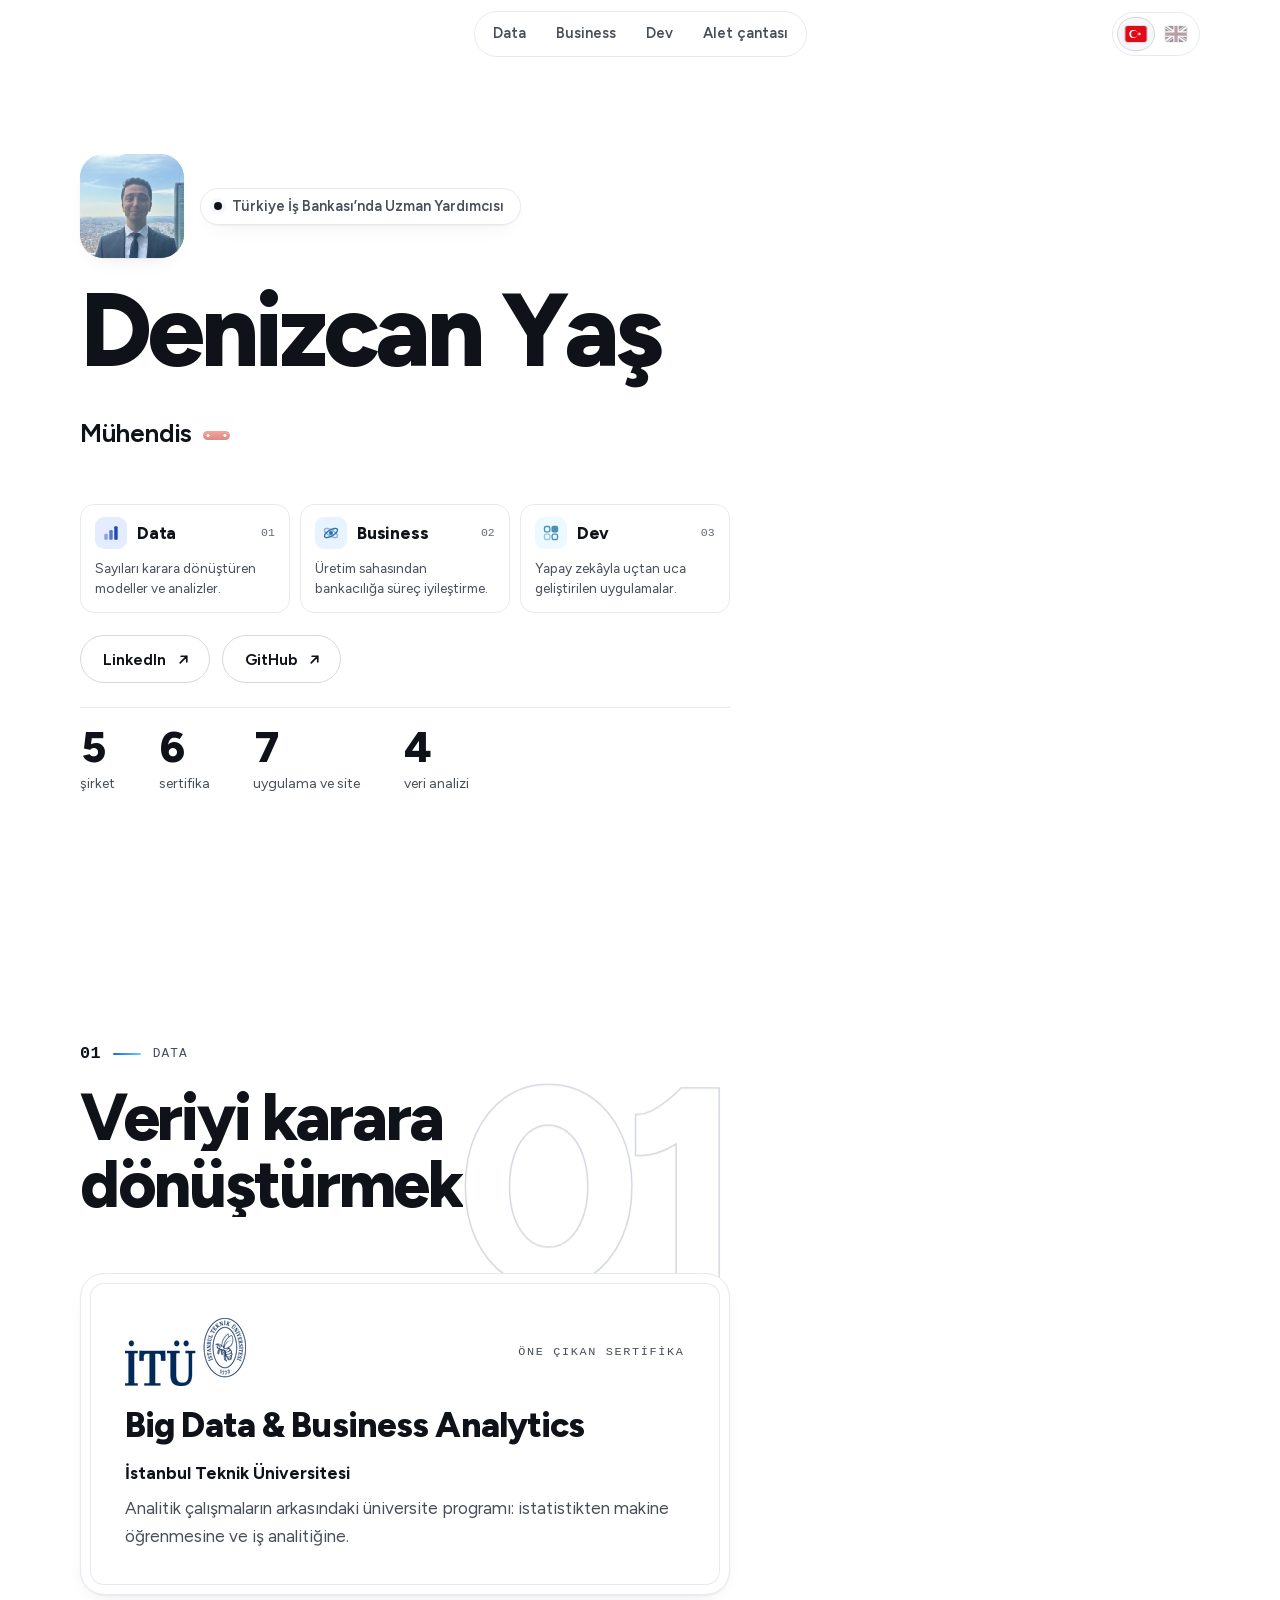
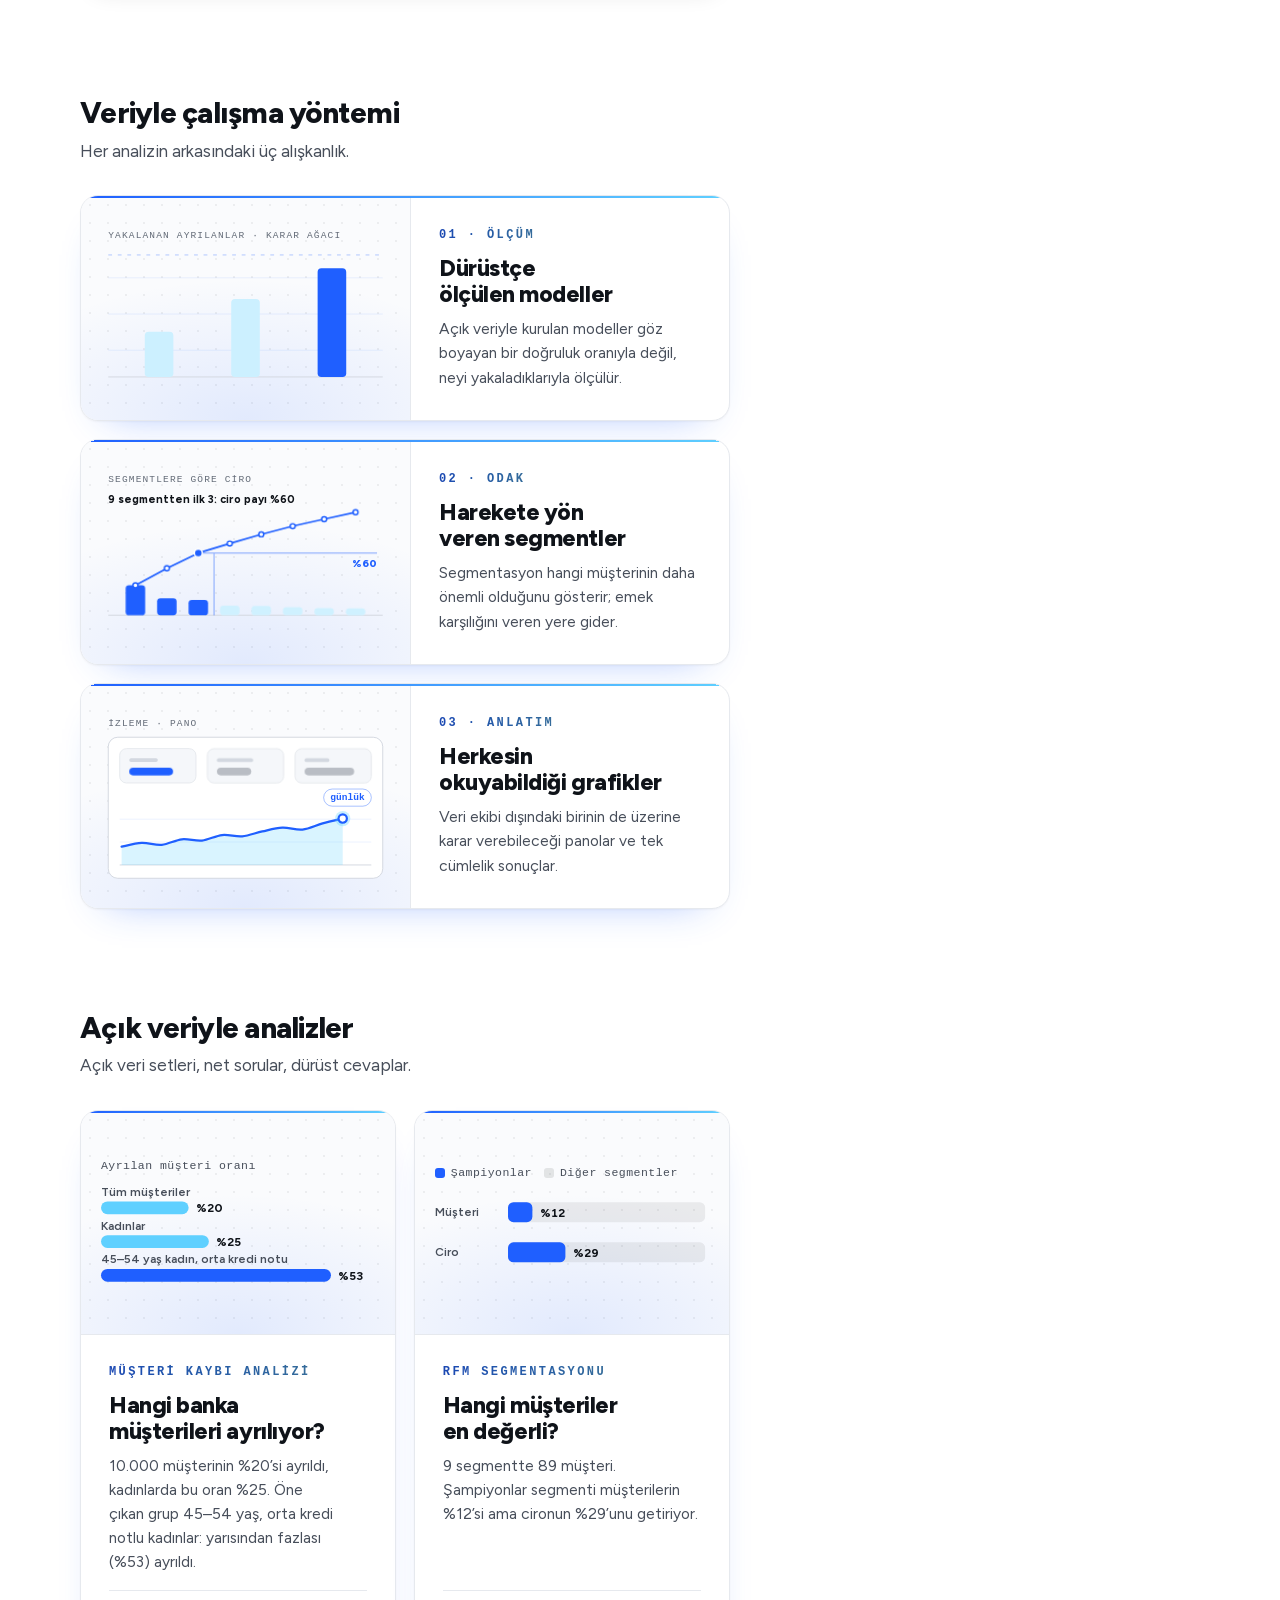
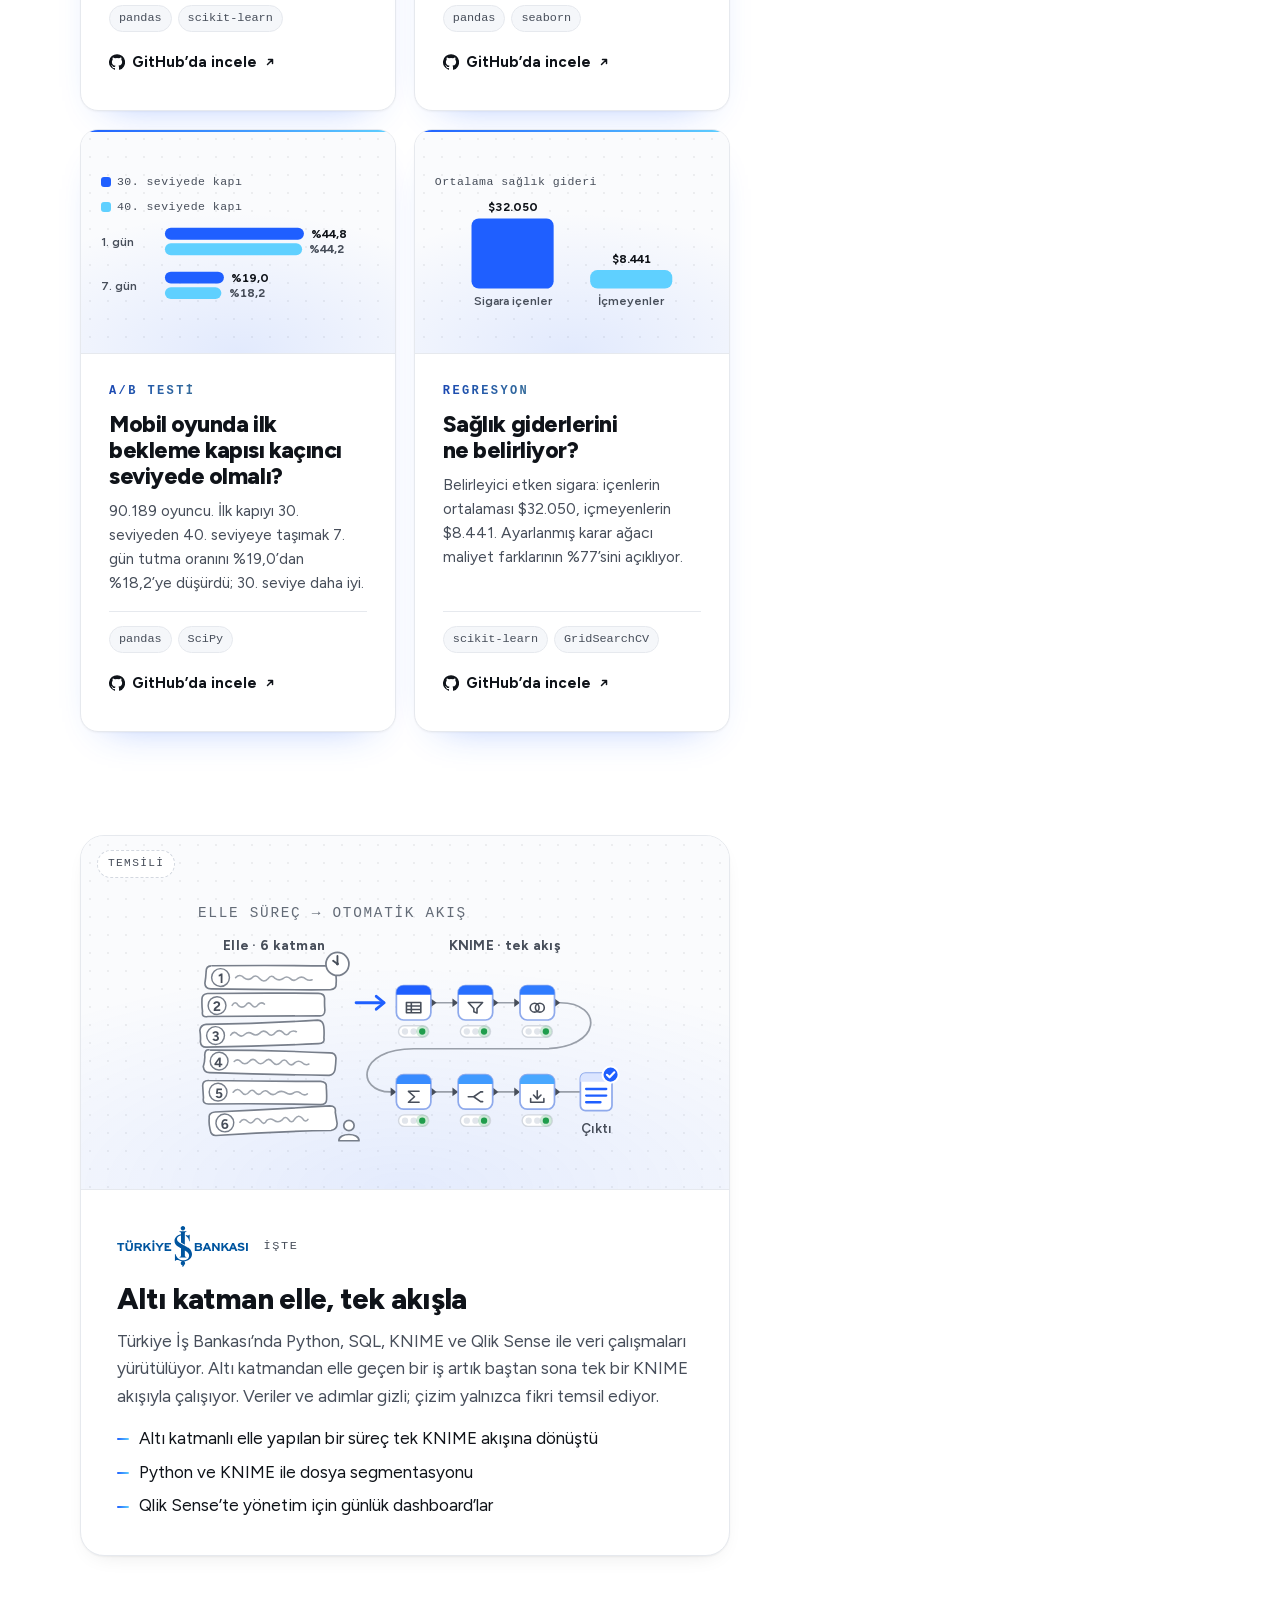
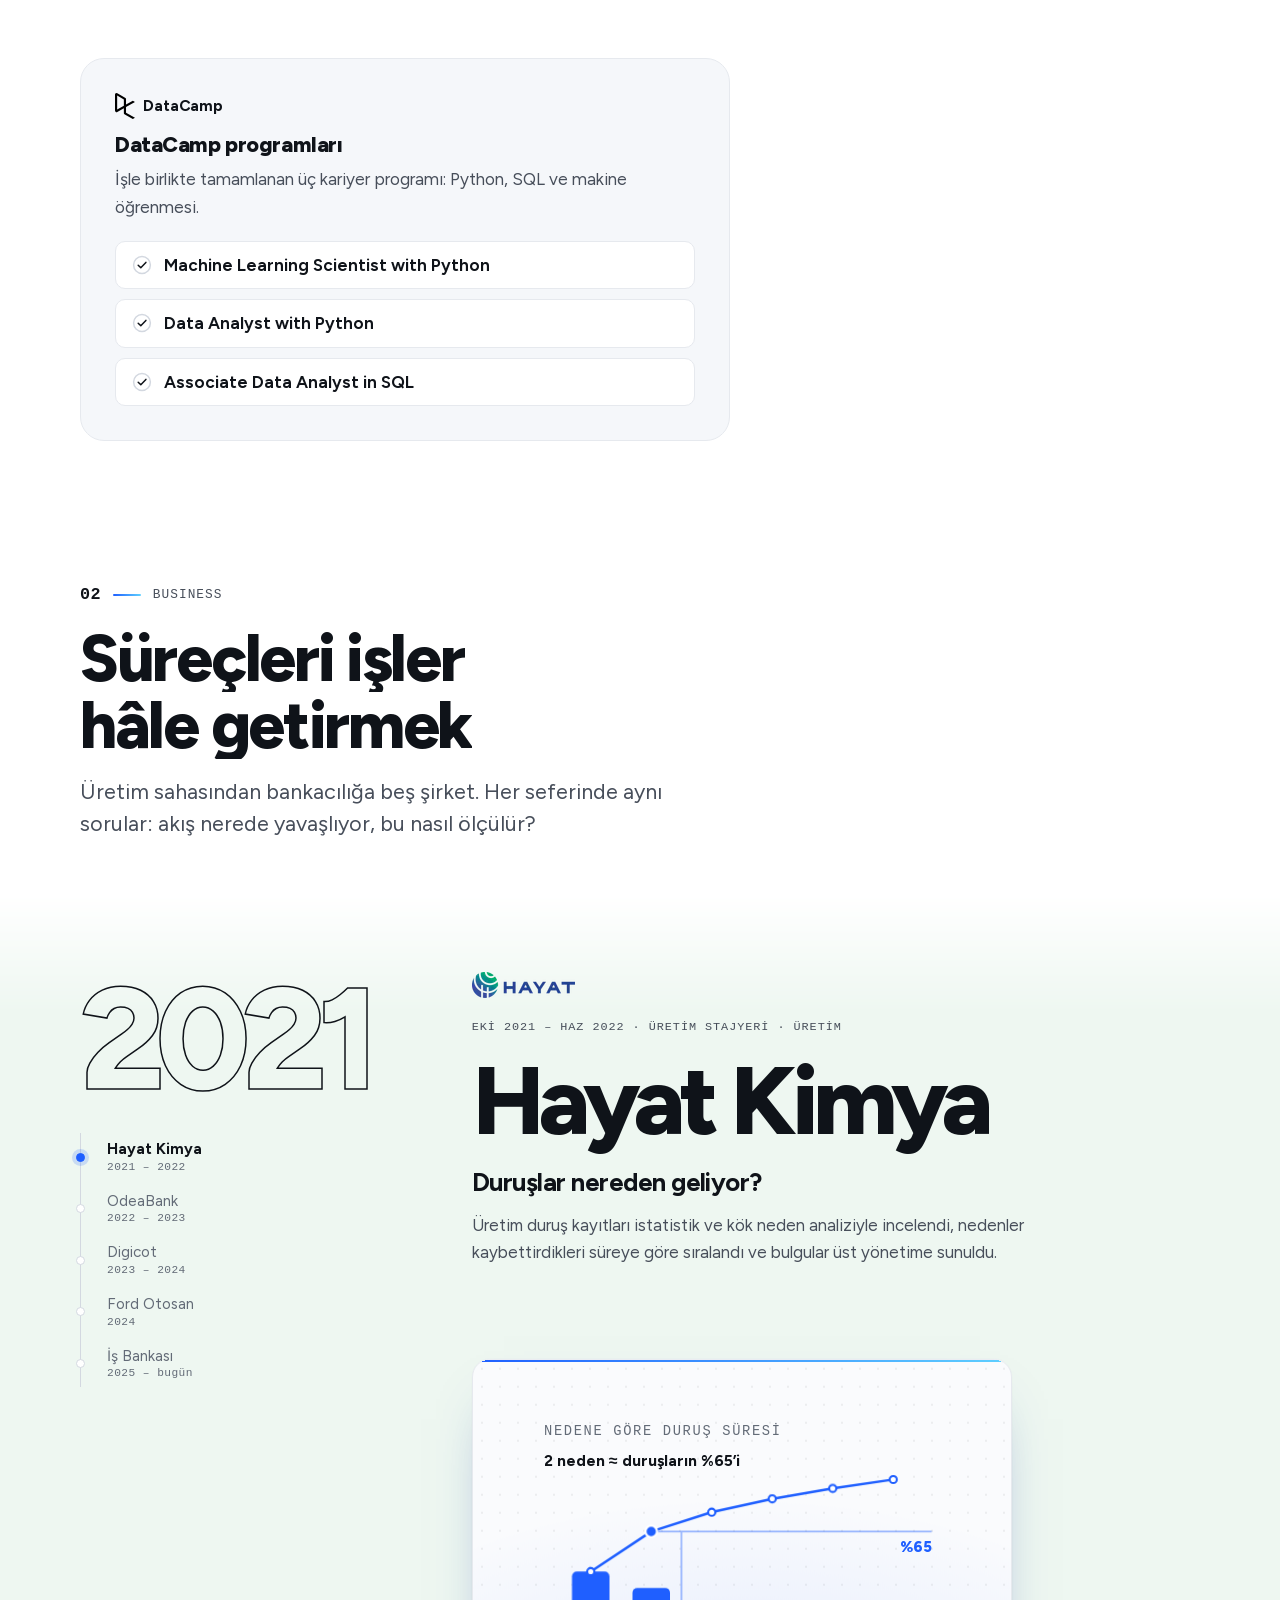
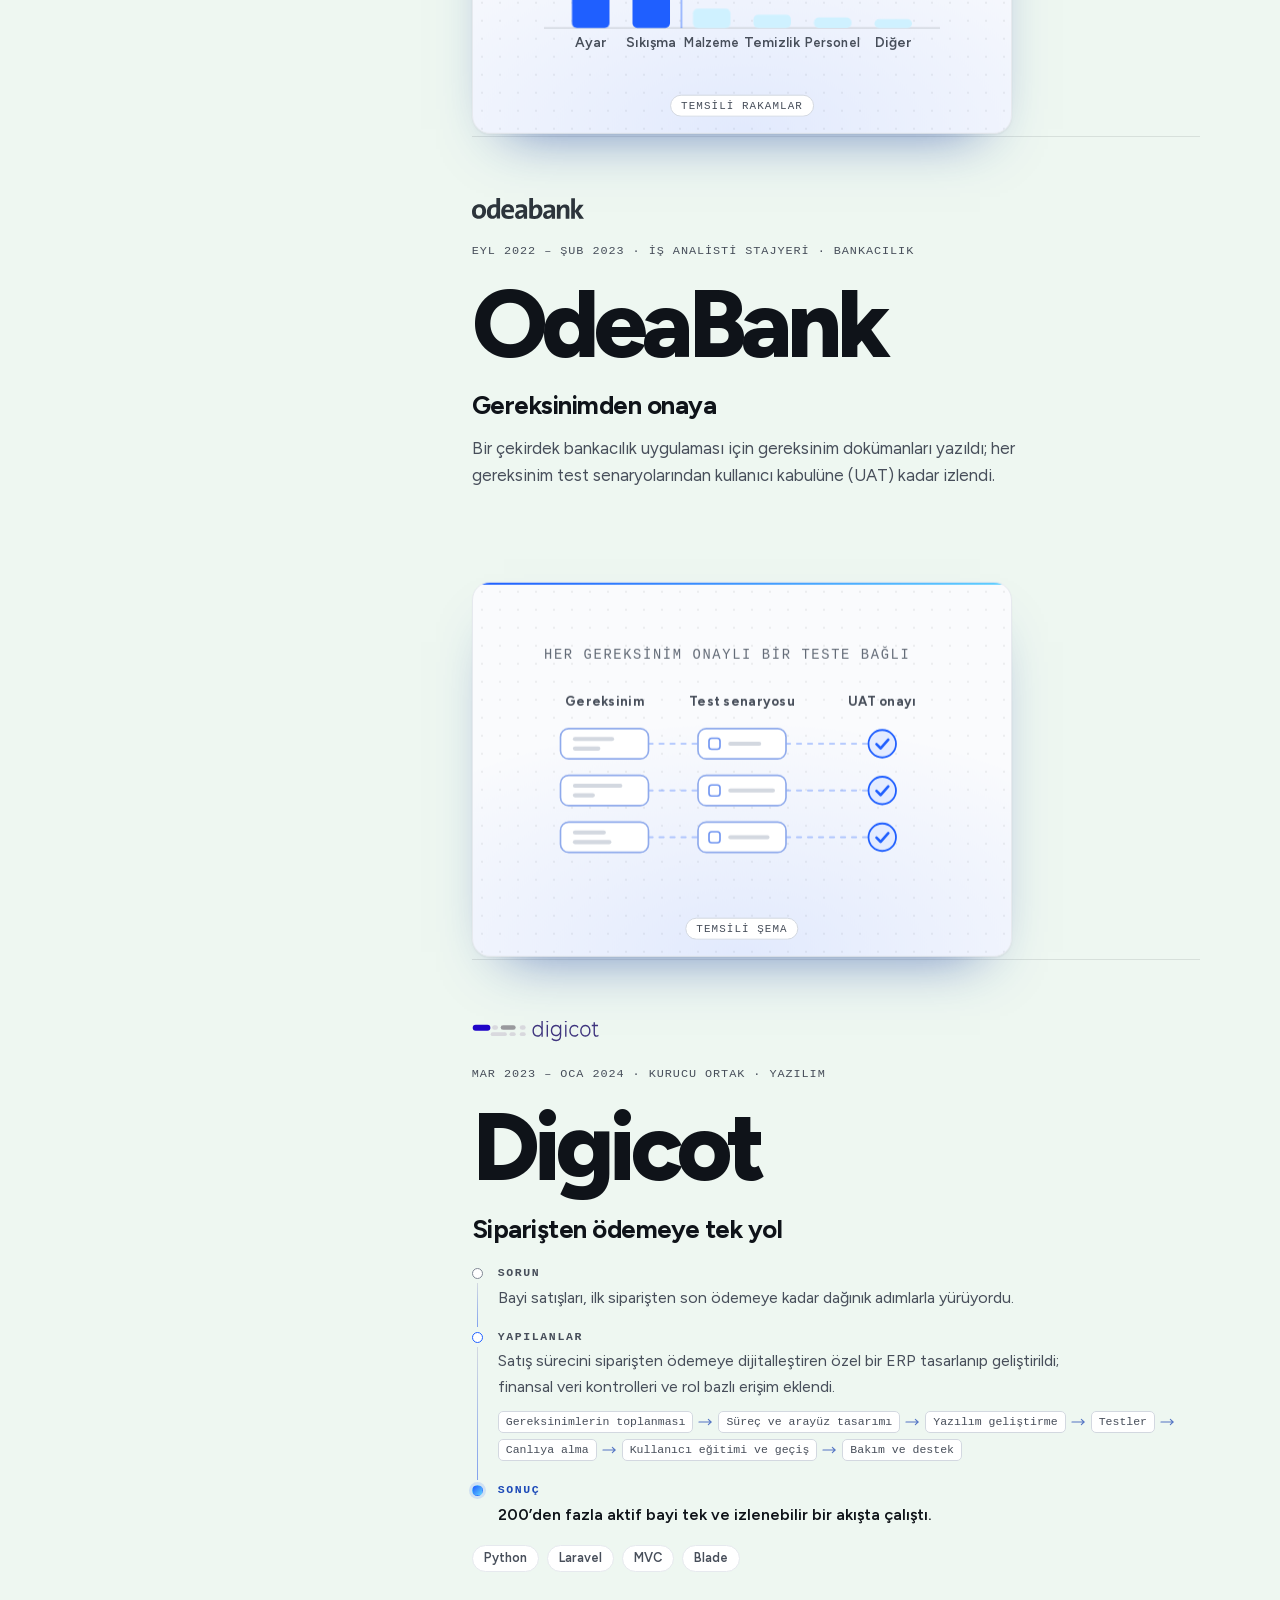
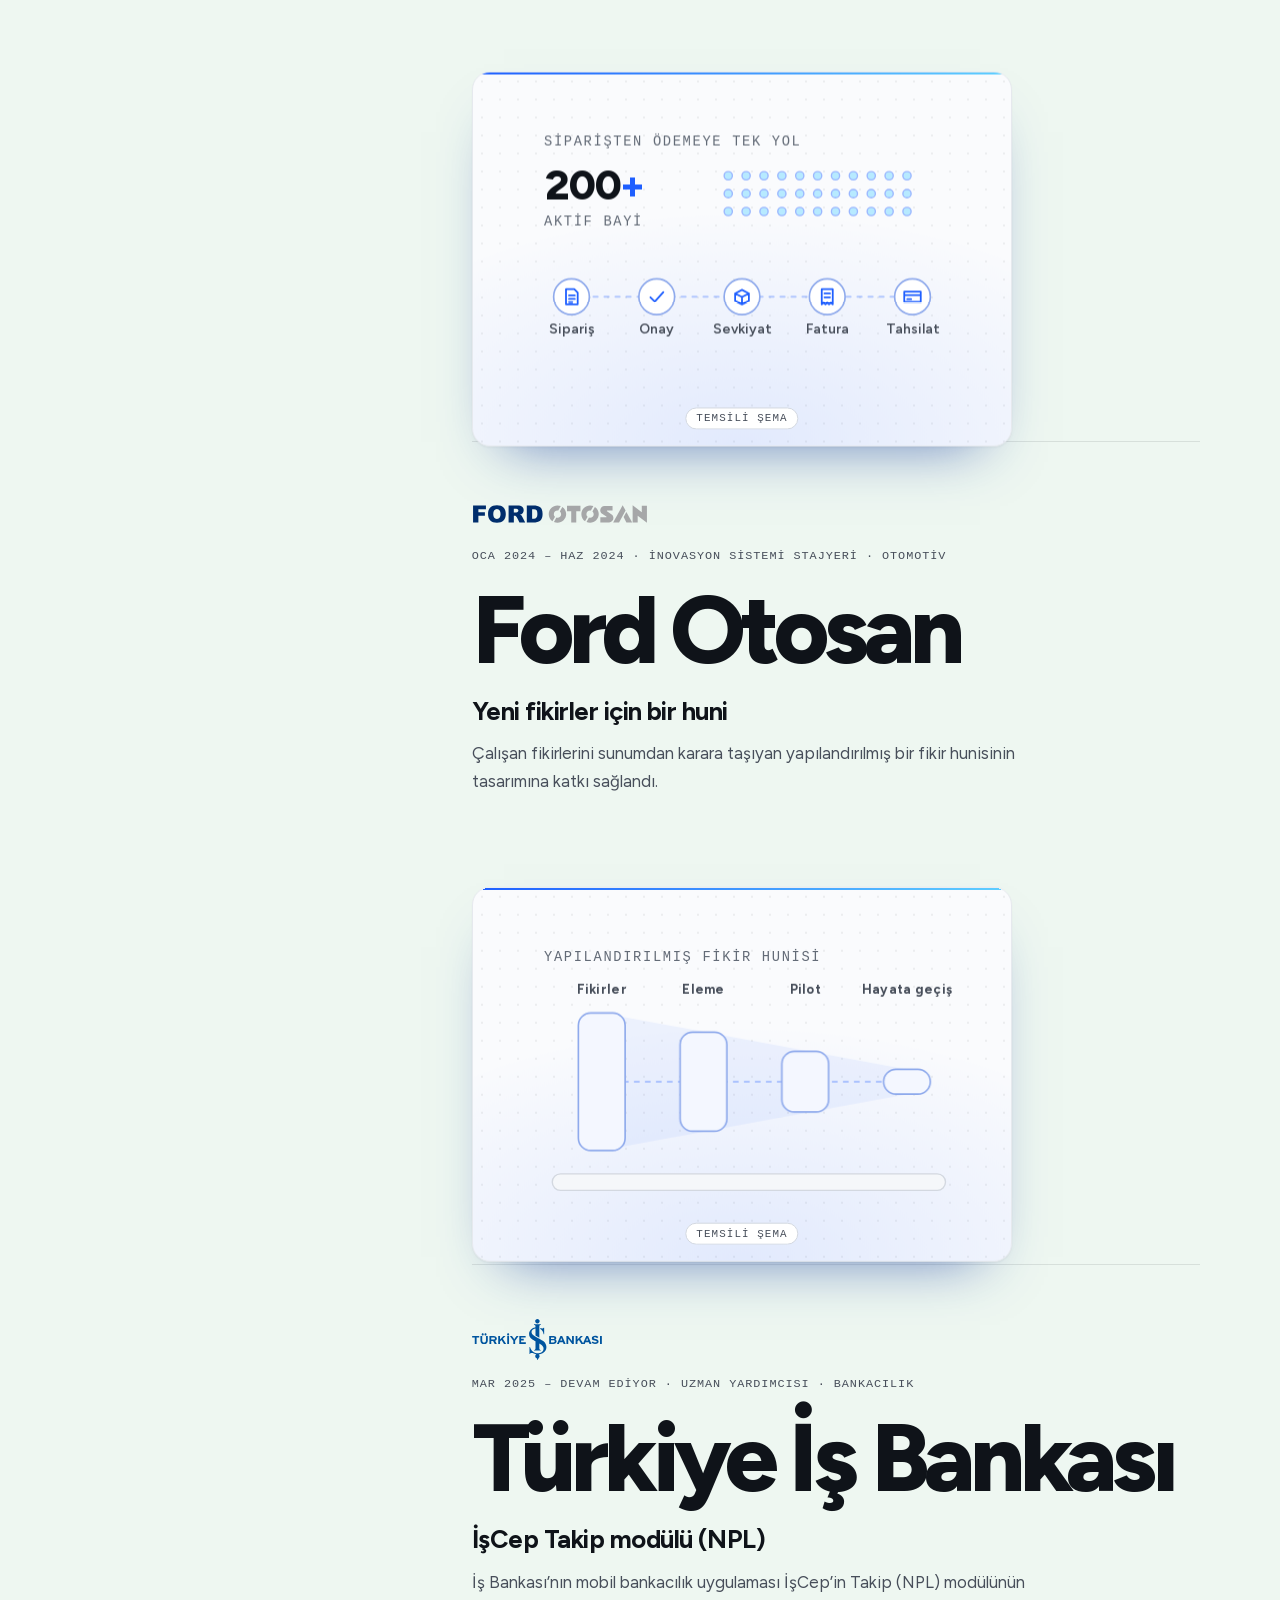
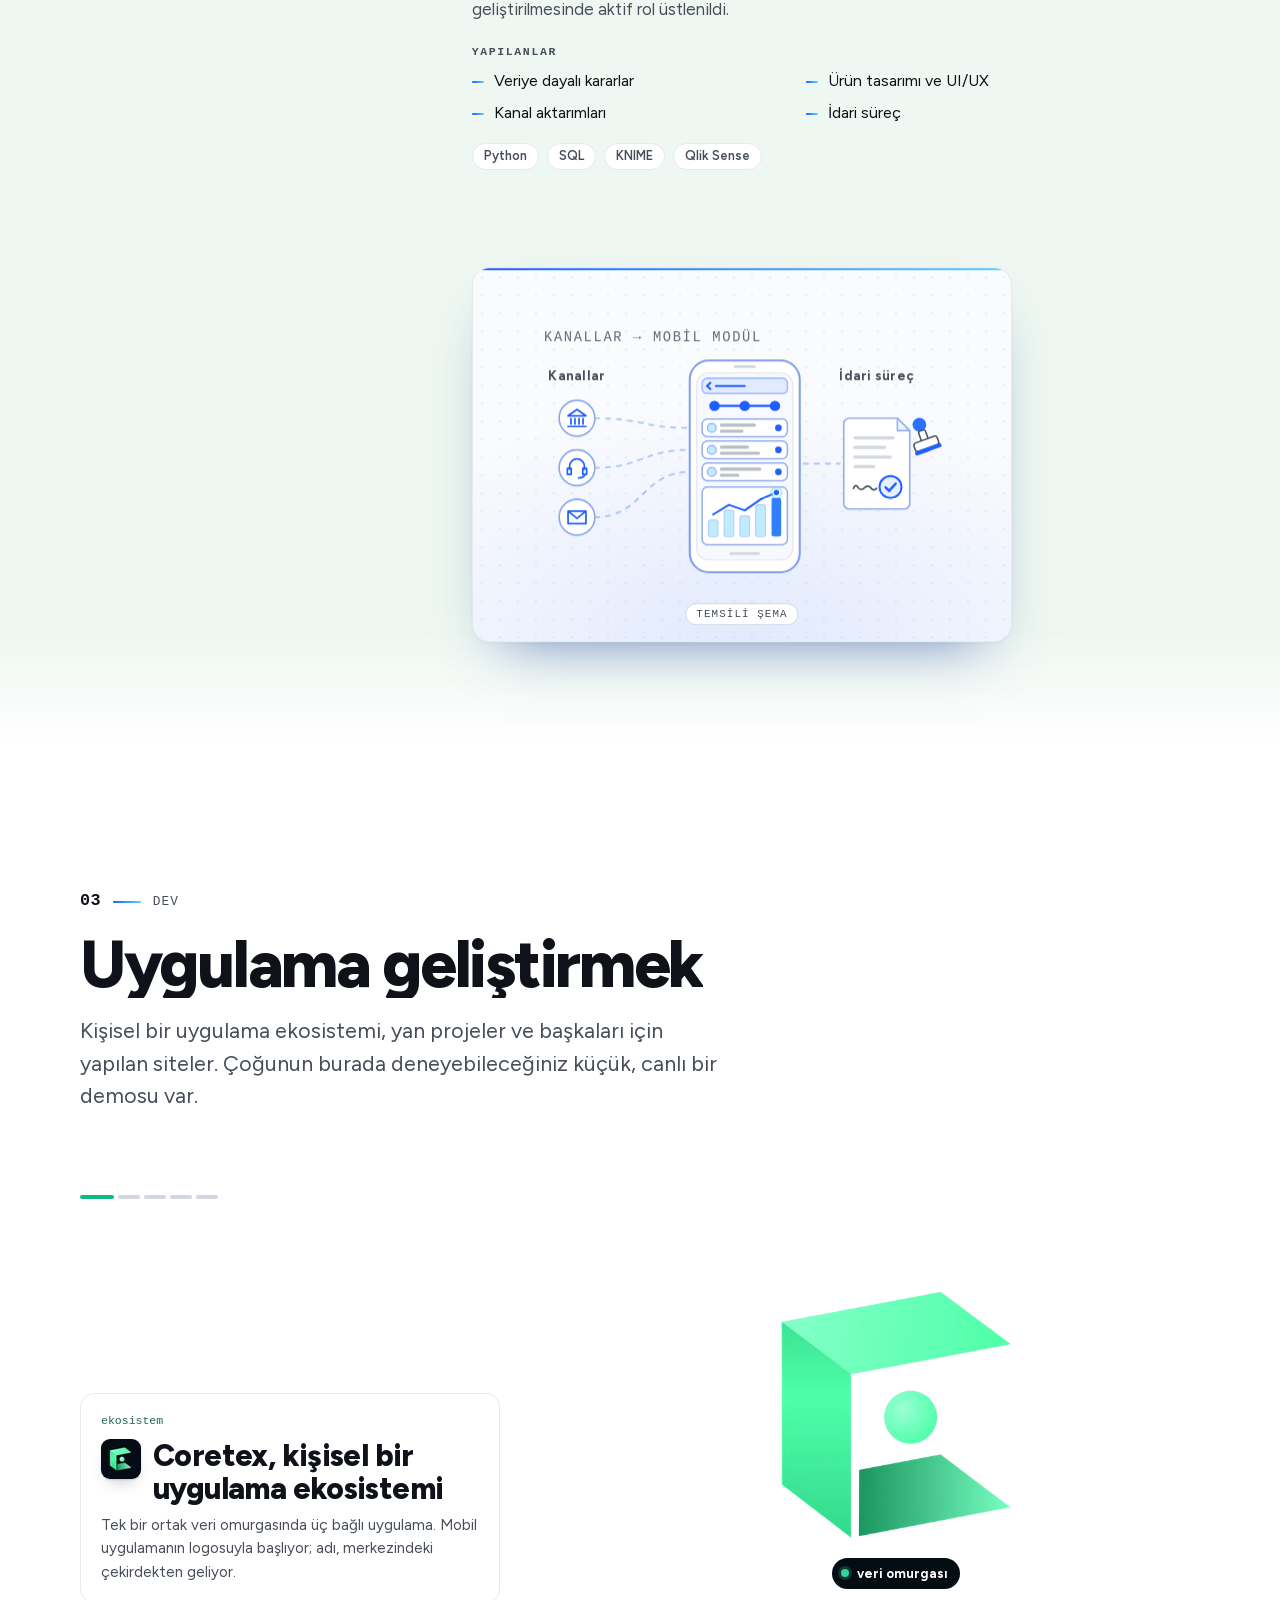
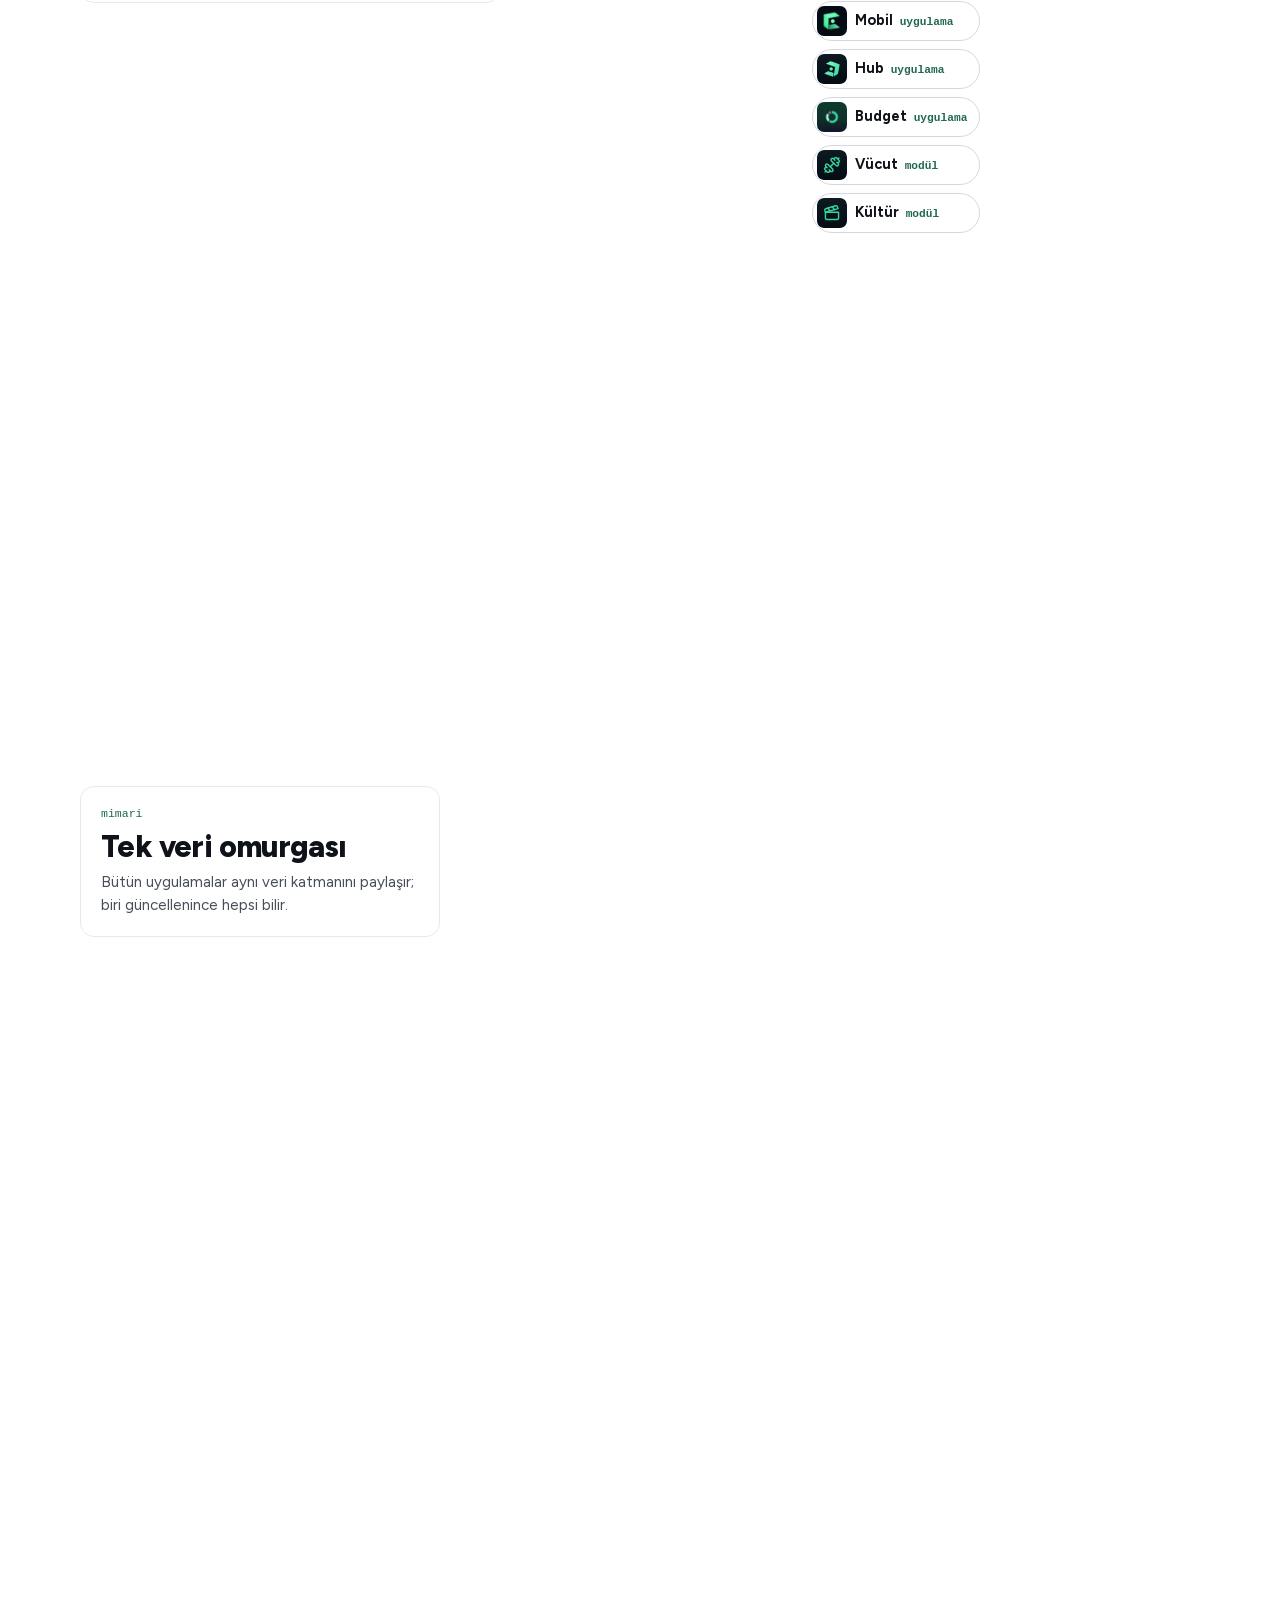
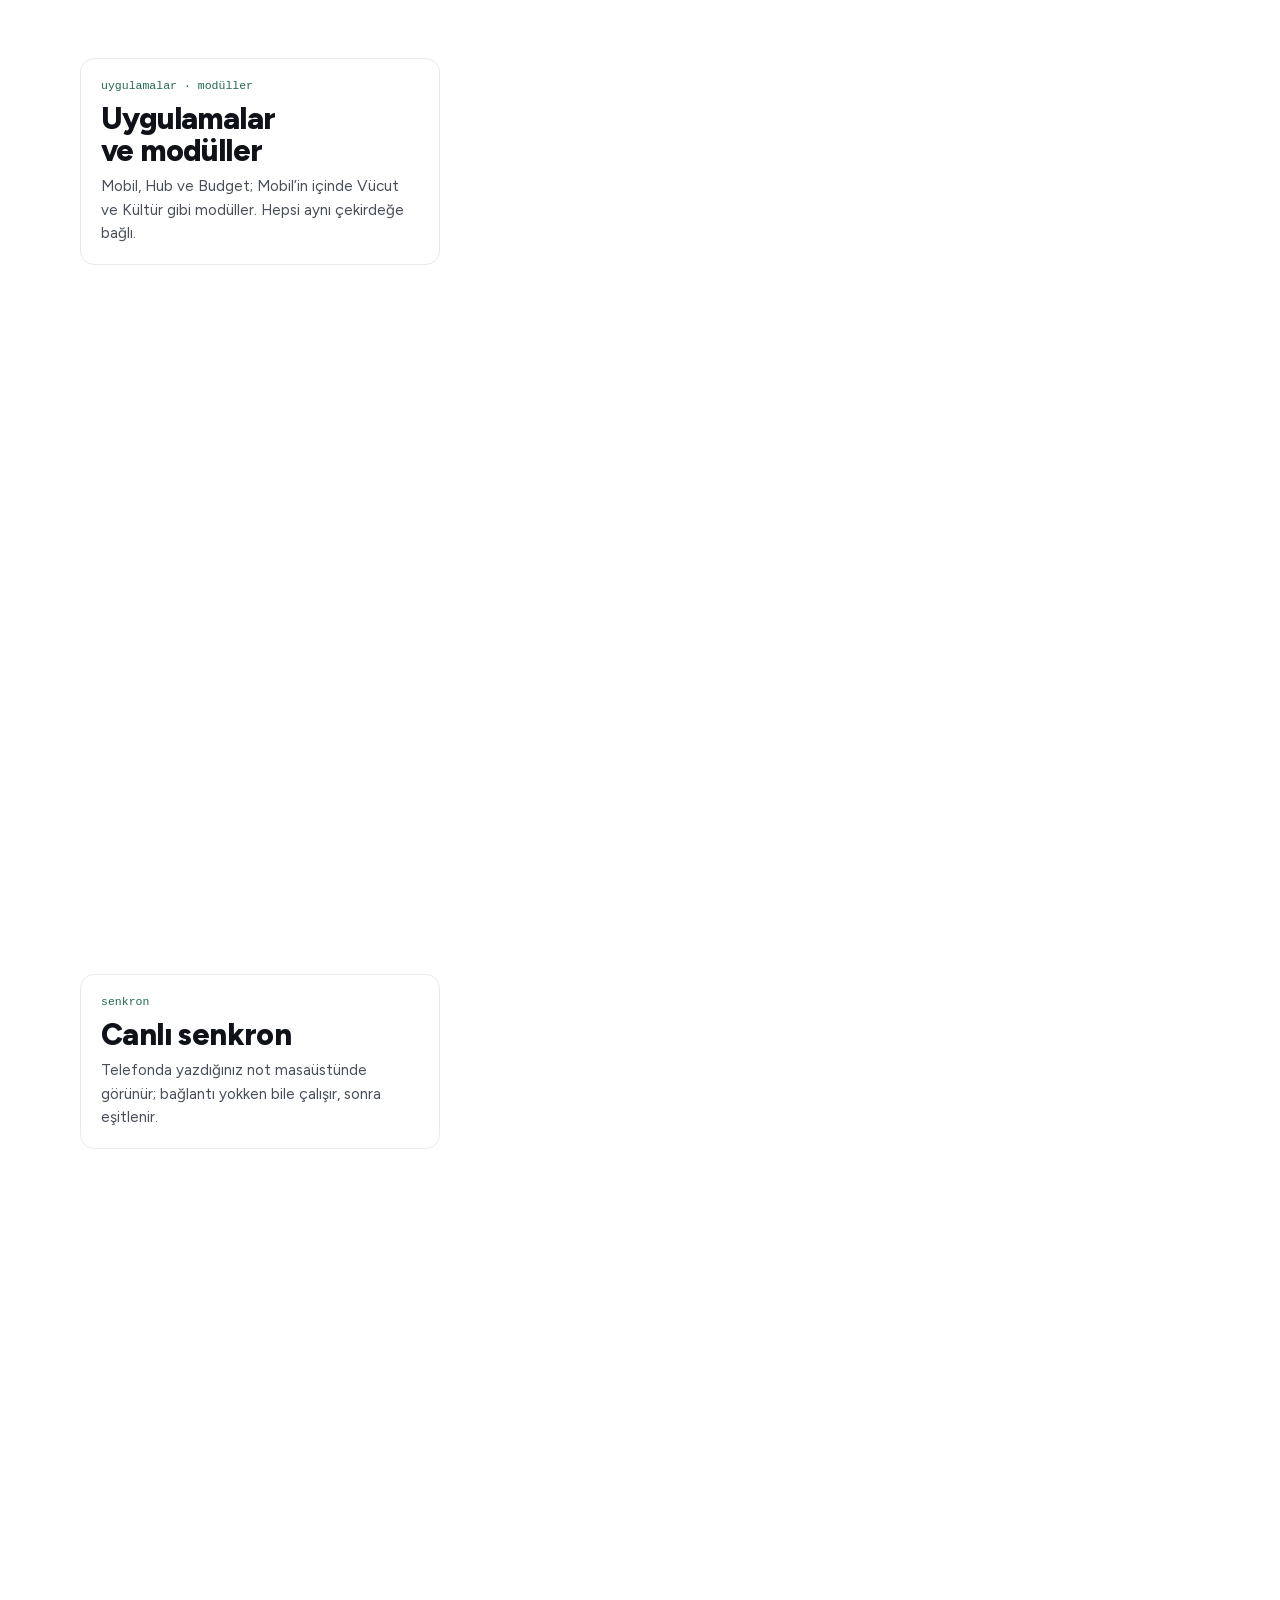
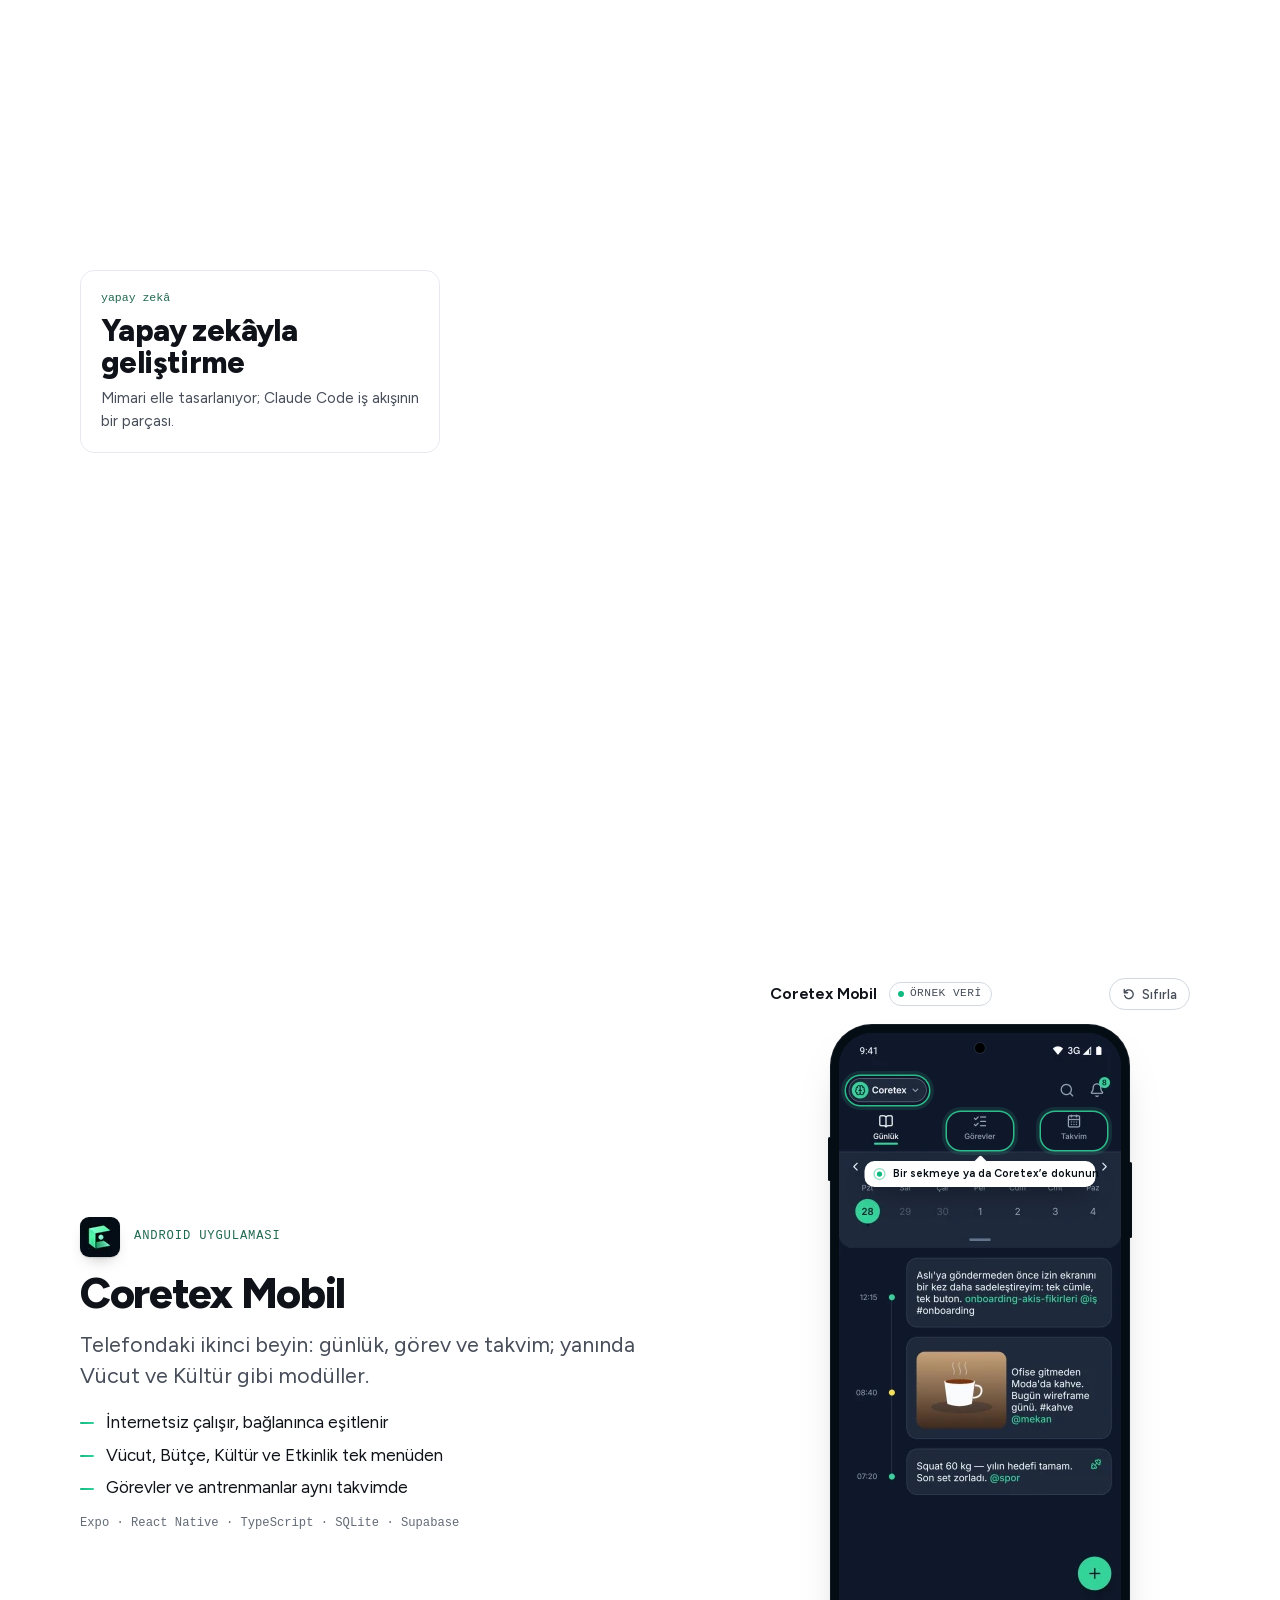
<file: tr/index.html>
<!DOCTYPE html><html lang="tr" class="no-js"><head><meta charset="utf-8"><meta name="viewport" content="width=device-width, initial-scale=1, viewport-fit=cover"><title>Denizcan Yaş</title><meta name="description" content="Denizcan Yaş’ın portfolyosu: veri analizi ve modeller, iş süreçlerinin iyileştirilmesi ve uygulama geliştirme."><link rel="canonical" href="https://d-yas.github.io/tr/"><link rel="alternate" hreflang="en" href="https://d-yas.github.io/"><link rel="alternate" hreflang="tr" href="https://d-yas.github.io/tr/"><link rel="alternate" hreflang="x-default" href="https://d-yas.github.io/"><meta property="og:type" content="profile"><meta property="og:title" content="Denizcan Yaş"><meta property="og:description" content="Denizcan Yaş’ın portfolyosu: veri analizi ve modeller, iş süreçlerinin iyileştirilmesi ve uygulama geliştirme."><meta property="og:url" content="https://d-yas.github.io/tr/"><meta property="og:image" content="https://d-yas.github.io/og-tr.png"><meta property="og:image:width" content="1200"><meta property="og:image:height" content="630"><meta property="og:locale" content="tr_TR"><meta name="twitter:card" content="summary_large_image"><meta name="theme-color" content="#ffffff"><meta name="color-scheme" content="light"><link rel="icon" href="/favicon.svg" type="image/svg+xml"><style>@font-face{font-family:Figtree-392c1b84215f1b17;src:url("/_astro/fonts/2081076b593af0c8.woff2") format("woff2");font-display:swap;unicode-range:U+0100-02BA,U+02BD-02C5,U+02C7-02CC,U+02CE-02D7,U+02DD-02FF,U+0304,U+0308,U+0329,U+1D00-1DBF,U+1E00-1E9F,U+1EF2-1EFF,U+2020,U+20A0-20AB,U+20AD-20C0,U+2113,U+2C60-2C7F,U+A720-A7FF;font-weight:400 800;font-style:normal;}@font-face{font-family:Figtree-392c1b84215f1b17;src:url("/_astro/fonts/fff866bdea441637.woff2") format("woff2");font-display:swap;unicode-range:U+0000-00FF,U+0131,U+0152-0153,U+02BB-02BC,U+02C6,U+02DA,U+02DC,U+0304,U+0308,U+0329,U+2000-206F,U+20AC,U+2122,U+2191,U+2193,U+2212,U+2215,U+FEFF,U+FFFD;font-weight:400 800;font-style:normal;}@font-face{font-family:"Figtree-392c1b84215f1b17 fallback: Arial";src:local("Arial");font-display:swap;font-weight:400 800;font-style:normal;size-adjust:142.8889%;ascent-override:66.4852%;descent-override:17.4961%;line-gap-override:0%;}@font-face{font-family:"Figtree-392c1b84215f1b17 fallback: Arial";src:local("Arial");font-display:swap;font-weight:400 800;font-style:normal;size-adjust:142.8889%;ascent-override:66.4852%;descent-override:17.4961%;line-gap-override:0%;}:root{--font-sans:Figtree-392c1b84215f1b17,"Figtree-392c1b84215f1b17 fallback: Arial",sans-serif;}</style><link rel="preload" href="/_astro/fonts/2081076b593af0c8.woff2" as="font" type="font/woff2" crossorigin><link rel="preload" href="/_astro/fonts/fff866bdea441637.woff2" as="font" type="font/woff2" crossorigin><!-- Hareket tercihi ve WebGL ilk boyamadan önce işaretlenir (tek açık tema). --><script>
      (function () {
        var d = document.documentElement;
        d.classList.remove('no-js');
        d.classList.add('js');
        if (window.matchMedia('(prefers-reduced-motion: reduce)').matches) d.dataset.motion = 'reduce';
        // 3D nesneye yer açan boşluklar yalnız WebGL varsa açılır (?gl=0 ile kapatılır).
        if (window.WebGL2RenderingContext && !/[?&]gl=0/.test(location.search)) d.classList.add('has-gl');
      })();
    </script><script type="application/ld+json">{"@context":"https://schema.org","@type":"Person","name":"Denizcan Yaş","jobTitle":"Mühendis","description":"Denizcan Yaş’ın portfolyosu: veri analizi ve modeller, iş süreçlerinin iyileştirilmesi ve uygulama geliştirme.","url":"https://d-yas.github.io/tr/","image":"https://d-yas.github.io/_astro/portrait.i6aAEJ_w.jpg","email":"mailto:denizcanyas@gmail.com","sameAs":["https://www.linkedin.com/in/denizcan-yas/","https://github.com/d-yas"],"alumniOf":{"@type":"CollegeOrUniversity","name":"Kocaeli Üniversitesi"},"hasCredential":{"@type":"EducationalOccupationalCredential","credentialCategory":"certificate","name":"Big Data & Business Analytics","recognizedBy":{"@type":"CollegeOrUniversity","name":"İstanbul Teknik Üniversitesi"}}}</script><link rel="stylesheet" href="/_astro/portrait.BBMLGJRK.css"><style>.pi[data-astro-cid-5pghrsab]{width:18px;height:18px}.app-ico[data-astro-cid-62dyofej]{width:var(--s);height:var(--s);border-radius:22.5%;flex:none;display:inline-block;overflow:hidden;box-shadow:0 1px 2px #040c141f,0 8px 18px -10px #040c1473}.app-ico[data-astro-cid-62dyofej] img,.app-ico[data-astro-cid-62dyofej] svg[data-astro-cid-62dyofej]{width:100%;height:100%;display:block}
</style><link rel="stylesheet" href="/_astro/Home.CaOl6oHZ.css"><link rel="stylesheet" href="/_astro/BaseLayout.uuZKFIdG.css"></head><body><a class="skip-link" href="#main">İçeriğe geç</a><canvas id="gl" aria-hidden="true"></canvas><header class="nav" data-nav data-astro-cid-wpvy4v7s><div class="nav-in" data-astro-cid-wpvy4v7s><nav aria-label="Bölümler" class="links" data-astro-cid-wpvy4v7s><ul data-astro-cid-wpvy4v7s><li data-astro-cid-wpvy4v7s><a href="#data" data-navlink="data" data-astro-cid-wpvy4v7s>Data</a></li><li data-astro-cid-wpvy4v7s><a href="#business" data-navlink="business" data-astro-cid-wpvy4v7s>Business</a></li><li data-astro-cid-wpvy4v7s><a href="#apps" data-navlink="apps" data-astro-cid-wpvy4v7s>Dev</a></li><li data-astro-cid-wpvy4v7s><a href="#toolkit" data-navlink="toolkit" data-astro-cid-wpvy4v7s>Alet çantası</a></li></ul></nav><div class="tools" data-astro-cid-wpvy4v7s><div class="langs" data-astro-cid-wpvy4v7s><span class="flag" aria-current="true" data-astro-cid-wpvy4v7s><svg viewBox="0 0 640 480" aria-hidden="true" focusable="false"><path fill="#e30a17" d="M0 0h640v480H0z"></path><circle cx="240" cy="240" r="120" fill="#fff"></circle><circle cx="270" cy="240" r="96" fill="#e30a17"></circle><path fill="#fff" d="M362.0 240.0L403.5 226.5L403.5 182.9L429.1 218.2L470.5 204.7L444.9 240.0L470.5 275.3L429.1 261.8L403.5 297.1L403.5 253.5z"></path></svg><span class="visually-hidden" data-astro-cid-wpvy4v7s>Türkçe, seçili dil</span></span><a class="flag" href="/" hreflang="en" lang="en" data-lang-switch data-astro-cid-wpvy4v7s><svg viewBox="0 0 640 480" aria-hidden="true" focusable="false"><path fill="#012169" d="M0 0h640v480H0z"></path><path fill="#fff" d="m75 0 244 181L562 0h78v62L400 241l240 178v61h-80L320 301 81 480H0v-60l239-178L0 64V0z"></path><path fill="#c8102e" d="m424 281 216 159v40L369 281zm-184 20 6 35L54 480H0zM640 0v3L391 191l2-44L590 0zM0 0l239 176h-60L0 42z"></path><path fill="#fff" d="M241 0v480h160V0zM0 160v160h640V160z"></path><path fill="#c8102e" d="M0 193v96h640v-96zM273 0v480h96V0z"></path></svg><span class="visually-hidden" data-astro-cid-wpvy4v7s>Read this page in English</span></a></div></div></div></header><main id="main"><section id="top" class="hero" data-chapter="hero" aria-labelledby="hero-title" data-gl-slot data-astro-cid-yodha2z4><div class="wrap" data-astro-cid-yodha2z4><div class="col" data-astro-cid-yodha2z4><div class="copy" data-astro-cid-yodha2z4><div class="who" data-intro data-astro-cid-yodha2z4><button type="button" class="portrait" data-portrait style="--size:104px" aria-pressed="false" aria-label="Dokun" data-astro-cid-kedluytx><img src="/_astro/portrait.i6aAEJ_w_7y8Cz.webp" alt width="104" height="104" loading="eager" decoding="async" data-astro-cid-kedluytx><canvas aria-hidden="true" data-astro-cid-kedluytx></canvas></button><p class="now" data-astro-cid-yodha2z4><span class="dot" aria-hidden="true" data-astro-cid-yodha2z4></span><span data-astro-cid-yodha2z4>Türkiye İş Bankası’nda Uzman Yardımcısı</span></p></div><h1 id="hero-title" data-intro-title data-astro-cid-yodha2z4><span class="nw" data-astro-cid-yodha2z4>Denizcan</span> <span class="nw" data-astro-cid-yodha2z4>Yaş</span></h1><p class="role" data-intro data-astro-cid-tt45koht><button type="button" class="role-btn" aria-expanded="false" aria-label="Mühendis: Data, Business, Dev" data-knife data-astro-cid-tt45koht><span class="role-word" data-knife-word data-astro-cid-tt45koht>Mühendis</span><span class="kn" aria-hidden="true" data-knife-deco style="--kn-gap:0.5063em;--kn-hw:4.3875em;--kn-hh:0.9281em;--kn-rv:0.2953em;--kn-piv:0.443em;--kn-bl:3.8813em;--kn-bh:0.5906em;--kn-tip:0.4219em;--kn-icon:1.0125em;--kn-lab:0.7172em" data-astro-cid-uz6hoiaa><span class="kn-clip" data-astro-cid-uz6hoiaa><span class="kn-body" data-knife-body data-astro-cid-uz6hoiaa><span class="kn-blade" data-knife-blade style="--r:-208deg;--z:3;--tone:var(--energy)" data-astro-cid-uz6hoiaa><span class="kn-steel" data-astro-cid-uz6hoiaa></span><span class="kn-tip" data-astro-cid-uz6hoiaa><svg class="kn-icon" data-knife-icon viewBox="0 0 24 24" focusable="false" data-astro-cid-uz6hoiaa><rect x="3" y="7" width="18" height="10" rx="5" data-astro-cid-uz6hoiaa></rect><path d="M8.5 14.5v-1.8M12 14.5v-3.4M15.5 14.5v-5" data-astro-cid-uz6hoiaa></path></svg><span class="kn-lab" data-astro-cid-uz6hoiaa><span class="kn-label" data-knife-label data-astro-cid-uz6hoiaa><span lang="en">Data</span></span></span></span></span><span class="kn-blade" data-knife-blade style="--r:-180deg;--z:2;--tone:color-mix(in oklab, var(--energy) 50%, var(--energy-2))" data-astro-cid-uz6hoiaa><span class="kn-steel" data-astro-cid-uz6hoiaa></span><span class="kn-tip" data-astro-cid-uz6hoiaa><svg class="kn-icon" data-knife-icon viewBox="0 0 24 24" focusable="false" data-astro-cid-uz6hoiaa><rect x="3" y="7" width="18" height="10" rx="5" data-astro-cid-uz6hoiaa></rect><path d="M7 12h8M12.5 9.5 15 12l-2.5 2.5" data-astro-cid-uz6hoiaa></path></svg><span class="kn-lab" data-astro-cid-uz6hoiaa><span class="kn-label" data-knife-label data-astro-cid-uz6hoiaa><span lang="en">Business</span></span></span></span></span><span class="kn-blade" data-knife-blade style="--r:-152deg;--z:1;--tone:var(--energy-2)" data-astro-cid-uz6hoiaa><span class="kn-steel" data-astro-cid-uz6hoiaa></span><span class="kn-tip" data-astro-cid-uz6hoiaa><svg class="kn-icon" data-knife-icon viewBox="0 0 24 24" focusable="false" data-astro-cid-uz6hoiaa><rect x="3" y="7" width="18" height="10" rx="5" data-astro-cid-uz6hoiaa></rect><path d="M9.5 10l-2 2 2 2M14.5 10l2 2-2 2" data-astro-cid-uz6hoiaa></path></svg><span class="kn-lab" data-astro-cid-uz6hoiaa><span class="kn-label" data-knife-label data-astro-cid-uz6hoiaa><span lang="en">Dev</span></span></span></span></span><span class="kn-handle" data-astro-cid-uz6hoiaa></span></span></span></span><span class="role-hint" aria-hidden="true" data-astro-cid-tt45koht></span></button></p><script type="module" src="/_astro/RoleLine.astro_astro_type_script_index_0_lang.BLcle1QG.js"></script><ul class="pillars pillars--after-role" aria-label="Çalışma alanları" data-astro-cid-yodha2z4><li data-intro data-astro-cid-yodha2z4><a href="#data" class="pillar" style="--tone:var(--energy)" data-astro-cid-yodha2z4><span class="p-icon" data-astro-cid-yodha2z4><svg class="pi" viewBox="0 0 20 20" fill="currentColor" aria-hidden="true" focusable="false" data-astro-cid-5pghrsab><rect x="2.6" y="10.8" width="3.8" height="6.8" rx="1.3" opacity="0.45" data-astro-cid-5pghrsab></rect><rect x="8.1" y="6.8" width="3.8" height="10.8" rx="1.3" opacity="0.7" data-astro-cid-5pghrsab></rect><rect x="13.6" y="2.4" width="3.8" height="15.2" rx="1.3" data-astro-cid-5pghrsab></rect></svg></span><span class="p-label" data-astro-cid-yodha2z4>Data</span><span class="p-num" aria-hidden="true" data-astro-cid-yodha2z4>01</span><span class="p-blurb" data-astro-cid-yodha2z4>Sayıları karara dönüştüren modeller ve analizler.</span></a></li><li data-intro data-astro-cid-yodha2z4><a href="#business" class="pillar" style="--tone:color-mix(in oklab, var(--energy) 50%, var(--energy-2))" data-astro-cid-yodha2z4><span class="p-icon" data-astro-cid-yodha2z4><svg class="pi" viewBox="0 0 20 20" fill="currentColor" aria-hidden="true" focusable="false" data-astro-cid-5pghrsab><g fill="none" stroke="currentColor" stroke-width="1.5" data-astro-cid-5pghrsab><ellipse cx="10" cy="10" rx="8.2" ry="3.4" transform="rotate(-30 10 10)" data-astro-cid-5pghrsab></ellipse><ellipse cx="10" cy="10" rx="8.2" ry="3.4" transform="rotate(30 10 10)" opacity="0.5" data-astro-cid-5pghrsab></ellipse></g><circle cx="10" cy="10" r="2.3" data-astro-cid-5pghrsab></circle></svg></span><span class="p-label" data-astro-cid-yodha2z4>Business</span><span class="p-num" aria-hidden="true" data-astro-cid-yodha2z4>02</span><span class="p-blurb" data-astro-cid-yodha2z4>Üretim sahasından bankacılığa süreç iyileştirme.</span></a></li><li data-intro data-astro-cid-yodha2z4><a href="#apps" class="pillar" style="--tone:var(--energy-2)" data-astro-cid-yodha2z4><span class="p-icon" data-astro-cid-yodha2z4><svg class="pi" viewBox="0 0 20 20" fill="currentColor" aria-hidden="true" focusable="false" data-astro-cid-5pghrsab><g fill="none" stroke="currentColor" stroke-width="1.5" data-astro-cid-5pghrsab><rect x="2.75" y="2.75" width="6" height="6" rx="1.8" data-astro-cid-5pghrsab></rect><rect x="2.75" y="11.25" width="6" height="6" rx="1.8" opacity="0.5" data-astro-cid-5pghrsab></rect><rect x="11.25" y="11.25" width="6" height="6" rx="1.8" data-astro-cid-5pghrsab></rect></g><rect x="10.5" y="2" width="7.5" height="7.5" rx="2.2" data-astro-cid-5pghrsab></rect></svg></span><span class="p-label" data-astro-cid-yodha2z4>Dev</span><span class="p-num" aria-hidden="true" data-astro-cid-yodha2z4>03</span><span class="p-blurb" data-astro-cid-yodha2z4>Yapay zekâyla uçtan uca geliştirilen uygulamalar.</span></a></li></ul><div class="actions" data-intro data-astro-cid-yodha2z4><a class="btn" href="https://www.linkedin.com/in/denizcan-yas/" target="_blank" rel="noopener" data-astro-cid-yodha2z4>LinkedIn<span class="visually-hidden" data-astro-cid-yodha2z4> (yeni sekmede açılır)</span><svg class="out" viewBox="0 0 16 16" aria-hidden="true" focusable="false" data-astro-cid-yodha2z4><path d="M4.5 11.5 11.5 4.5M5.5 4.5h6v6" data-astro-cid-yodha2z4></path></svg></a><a class="btn" href="https://github.com/d-yas" target="_blank" rel="noopener" data-astro-cid-yodha2z4>GitHub<span class="visually-hidden" data-astro-cid-yodha2z4> (yeni sekmede açılır)</span><svg class="out" viewBox="0 0 16 16" aria-hidden="true" focusable="false" data-astro-cid-yodha2z4><path d="M4.5 11.5 11.5 4.5M5.5 4.5h6v6" data-astro-cid-yodha2z4></path></svg></a></div><dl class="glance" data-intro data-astro-cid-yodha2z4><div data-astro-cid-yodha2z4><dt data-astro-cid-yodha2z4>şirket</dt><dd class="num" data-count="5" data-astro-cid-yodha2z4>5</dd></div><div data-astro-cid-yodha2z4><dt data-astro-cid-yodha2z4>sertifika</dt><dd class="num" data-count="6" data-astro-cid-yodha2z4>6</dd></div><div data-astro-cid-yodha2z4><dt data-astro-cid-yodha2z4>uygulama ve site</dt><dd class="num" data-count="7" data-astro-cid-yodha2z4>7</dd></div><div data-astro-cid-yodha2z4><dt data-astro-cid-yodha2z4>veri analizi</dt><dd class="num" data-count="4" data-astro-cid-yodha2z4>4</dd></div></dl></div></div></div></section><section id="data" class="section chapter-data" data-chapter="data" aria-labelledby="data-title" data-astro-cid-f2xttrla><div class="wrap" data-astro-cid-f2xttrla><div class="col" data-astro-cid-f2xttrla><header class="chapter-intro" data-gl-slot data-astro-cid-dch3vvhq><p class="ci-kicker" data-astro-cid-dch3vvhq><span class="ci-num" data-astro-cid-dch3vvhq>01</span><span class="ci-rule" aria-hidden="true" data-astro-cid-dch3vvhq></span><span class="ci-k" lang="en" data-astro-cid-dch3vvhq>Data</span></p><h2 id="data-title" class="ci-title" data-split="true" data-astro-cid-dch3vvhq="true">Veriyi karara dönüştürmek</h2></header><span class="ghost" aria-hidden="true" data-ghost data-astro-cid-f2xttrla>01</span><div class="blocks" data-astro-cid-f2xttrla><article class="itu" aria-labelledby="data-itu-title" data-rise data-astro-cid-iauatigh><div class="itu-top" data-astro-cid-iauatigh><span class="logo itu-logo" style="--h:68px" data-astro-cid-e5cmdxho><img src="/_astro/itu.Cr7o4MLu_23B5hF.webp" srcset="/_astro/itu.Cr7o4MLu_23B5hF.webp 1x, /_astro/itu.Cr7o4MLu_dNcTO.webp 2x" alt="İstanbul Teknik Üniversitesi" loading="lazy" data-astro-cid-e5cmdxho="true" decoding="async" width="121" height="68"></span><p class="itu-kicker" data-astro-cid-iauatigh>Öne çıkan sertifika</p></div><h3 id="data-itu-title" class="itu-title" data-astro-cid-iauatigh>Big Data &amp; Business Analytics</h3><p class="itu-issuer" data-astro-cid-iauatigh>İstanbul Teknik Üniversitesi</p><p class="itu-text" data-astro-cid-iauatigh>Analitik çalışmaların arkasındaki üniversite programı: istatistikten makine öğrenmesine ve iş analitiğine.</p></article><div class="method" data-astro-cid-aucjyess><header class="sub" data-rise data-astro-cid-bxmeliw4><h3 id="data-method-title" data-astro-cid-bxmeliw4>Veriyle çalışma yöntemi</h3><p data-astro-cid-bxmeliw4>Her analizin arkasındaki üç alışkanlık.</p></header><script type="module">var e=new WeakSet;function t(e){for(let t of e.getAnimations({subtree:!0}))t.currentTime=0}function n(){let n=document.querySelectorAll(`[data-art]:not([data-art-bound])`);if(!n.length||!(`IntersectionObserver`in window))return;let r=new IntersectionObserver(n=>{for(let r of n){let n=r.target;r.isIntersecting?(n.removeAttribute(`data-idle`),e.has(n)||(e.add(n),t(n))):n.setAttribute(`data-idle`,``)}},{rootMargin:`0px 0px -8% 0px`});n.forEach(e=>{e.setAttribute(`data-art-bound`,``),r.observe(e)})}n(),document.addEventListener(`astro:page-load`,n);</script><ol style="--cols:3;--min:560px" role="list" aria-label="Veriyle çalışma yöntemi" data-astro-cid-z3k7gxpd="true" class="vg"><li class="m-item" data-rise data-astro-cid-aucjyess><div style="--c1:#1f5fff;--c2:#5fd0ff" data-astro-cid-g4bsin23="true" class="vc m-card"><div class="vc__art" data-astro-cid-g4bsin23><svg class="ia" viewBox="0 0 320 200" width="320" height="200" data-art focusable="false" aria-hidden="true"><g class="ca" data-astro-cid-oyjmf73u><g class="ia-grid" data-astro-cid-oyjmf73u><line x1="16" x2="304" y1="68" y2="68" data-astro-cid-oyjmf73u></line><line x1="16" x2="304" y1="106" y2="106" data-astro-cid-oyjmf73u></line><line x1="16" x2="304" y1="144" y2="144" data-astro-cid-oyjmf73u></line></g><line class="ca-target" x1="16" x2="304" y1="44" y2="44" data-astro-cid-oyjmf73u></line><line class="ca-base" x1="16" x2="304" y1="172" y2="172" data-astro-cid-oyjmf73u></line><rect class="ca-bar" style="--i:0" x="54.33" y="124.68" width="30" height="47.32" rx="4" data-astro-cid-oyjmf73u></rect><rect class="ca-bar" style="--i:1" x="145" y="90.26" width="30" height="81.74" rx="4" data-astro-cid-oyjmf73u></rect><rect class="ca-bar is-hot" style="--i:2" x="235.67" y="58" width="30" height="114" rx="4" data-astro-cid-oyjmf73u></rect><path class="ca-curve" d="M 30 134.28 C 116.67 99.46, 203.33 67.59, 290 40" pathLength="1" data-astro-cid-oyjmf73u></path><g class="ca-glide" style="--x0:30px;--y0:134.28px;--x1:98.11px;--y1:107.55px;--x2:154.4px;--y2:86.47px;--x3:197.4px;--y3:71.05px;--x4:228.23px;--y4:60.37px;--x5:249.5px;--y5:53.2px;--x6:263.87px;--y6:48.45px;--x7:273.47px;--y7:45.31px;--x8:279.83px;--y8:43.26px;--x9:283.97px;--y9:41.93px;--x10:286.61px;--y10:41.08px;--x11:288.24px;--y11:40.56px;--x12:289.18px;--y12:40.26px;--x13:289.69px;--y13:40.1px;--x14:289.91px;--y14:40.03px;--x15:289.99px;--y15:40px;--x16:290px;--y16:40px" data-astro-cid-oyjmf73u><circle class="ca-glide__halo" r="8" data-astro-cid-oyjmf73u></circle><circle class="ca-glide__ring" r="5.5" data-astro-cid-oyjmf73u></circle><circle class="ca-glide__core" r="3.2" data-astro-cid-oyjmf73u></circle></g><g class="ca-tag" data-astro-cid-oyjmf73u><rect x="266" y="8" width="32" height="18" rx="9" data-astro-cid-oyjmf73u></rect><text x="282" y="17" data-astro-cid-oyjmf73u>%53</text></g><text class="ia-cap" x="16" y="26" data-astro-cid-oyjmf73u>yakalanan ayrılanlar · karar ağacı</text></g></svg></div><div class="vc__body" data-astro-cid-g4bsin23><span class="vc__num" data-astro-cid-g4bsin23>01 · Ölçüm</span><h4 class="vc__title" data-astro-cid-g4bsin23="true">Dürüstçe ölçülen modeller</h4><p class="vc__text" data-astro-cid-g4bsin23>Açık veriyle kurulan modeller göz boyayan bir doğruluk oranıyla değil, neyi yakaladıklarıyla ölçülür.</p></div></div></li><li class="m-item" data-rise data-astro-cid-aucjyess><div style="--c1:#1f5fff;--c2:#5fd0ff" data-astro-cid-g4bsin23="true" class="vc m-card"><div class="vc__art" data-astro-cid-g4bsin23><svg class="ia" viewBox="0 0 320 200" width="320" height="200" data-art focusable="false" aria-hidden="true"><g class="pa" style="--n:8" data-astro-cid-immecl7l><line class="pa-base" x1="16" x2="304" y1="166" y2="166" data-astro-cid-immecl7l></line><rect class="pa-bar is-top" style="--i:0" x="34.27" y="134.56" width="20.46" height="31.44" rx="3.5" data-astro-cid-immecl7l></rect><rect class="pa-bar is-top" style="--i:1" x="67.27" y="148.17" width="20.46" height="17.83" rx="3.5" data-astro-cid-immecl7l></rect><rect class="pa-bar is-top" style="--i:2" x="100.27" y="150" width="20.46" height="16" rx="3.5" data-astro-cid-immecl7l></rect><rect class="pa-bar" style="--i:3" x="133.27" y="156.03" width="20.46" height="9.97" rx="3.5" data-astro-cid-immecl7l></rect><rect class="pa-bar" style="--i:4" x="166.27" y="156.34" width="20.46" height="9.66" rx="3.5" data-astro-cid-immecl7l></rect><rect class="pa-bar" style="--i:5" x="199.27" y="157.4" width="20.46" height="8.6" rx="3.5" data-astro-cid-immecl7l></rect><rect class="pa-bar" style="--i:6" x="232.27" y="158.64" width="20.46" height="7.36" rx="3.5" data-astro-cid-immecl7l></rect><rect class="pa-bar" style="--i:7" x="265.27" y="158.85" width="20.46" height="7.15" rx="3.5" data-astro-cid-immecl7l></rect><path class="pa-guide" d="M 127 166 V 100.73 M 110.5 100.73 H 298" pathLength="1" data-astro-cid-immecl7l></path><path class="pa-line" d="M 44.5 134.56 L 77.5 116.73 L 110.5 100.73 L 143.5 90.76 L 176.5 81.1 L 209.5 72.5 L 242.5 65.15 L 275.5 58" pathLength="1" data-astro-cid-immecl7l></path><circle class="pa-dot" style="--i:0" cx="44.5" cy="134.56" r="2.6" data-astro-cid-immecl7l></circle><circle class="pa-dot" style="--i:1" cx="77.5" cy="116.73" r="2.6" data-astro-cid-immecl7l></circle><circle class="pa-dot is-knee" style="--i:2" cx="110.5" cy="100.73" r="4.2" data-astro-cid-immecl7l></circle><circle class="pa-dot" style="--i:3" cx="143.5" cy="90.76" r="2.6" data-astro-cid-immecl7l></circle><circle class="pa-dot" style="--i:4" cx="176.5" cy="81.1" r="2.6" data-astro-cid-immecl7l></circle><circle class="pa-dot" style="--i:5" cx="209.5" cy="72.5" r="2.6" data-astro-cid-immecl7l></circle><circle class="pa-dot" style="--i:6" cx="242.5" cy="65.15" r="2.6" data-astro-cid-immecl7l></circle><circle class="pa-dot" style="--i:7" cx="275.5" cy="58" r="2.6" data-astro-cid-immecl7l></circle><text class="pa-pct" x="298" y="115.73" data-astro-cid-immecl7l>%60</text><text class="pa-note" x="16" y="48" data-astro-cid-immecl7l>9 segmentten ilk 3: ciro payı %60</text><text class="ia-cap" x="16" y="26" data-astro-cid-immecl7l>segmentlere göre ciro</text></g></svg></div><div class="vc__body" data-astro-cid-g4bsin23><span class="vc__num" data-astro-cid-g4bsin23>02 · Odak</span><h4 class="vc__title" data-astro-cid-g4bsin23="true">Harekete yön veren segmentler</h4><p class="vc__text" data-astro-cid-g4bsin23>Segmentasyon hangi müşterinin daha önemli olduğunu gösterir; emek karşılığını veren yere gider.</p></div></div></li><li class="m-item" data-rise data-astro-cid-aucjyess><div style="--c1:#1f5fff;--c2:#5fd0ff" data-astro-cid-g4bsin23="true" class="vc m-card"><div class="vc__art" data-astro-cid-g4bsin23><svg class="ia" viewBox="0 0 320 200" width="320" height="200" data-art focusable="false" aria-hidden="true"><g class="da" data-astro-cid-uwbvh77r><rect class="da-win" x="16" y="38" width="288" height="148" rx="10" data-astro-cid-uwbvh77r></rect><g class="da-tile" style="--i:0" data-astro-cid-uwbvh77r><rect class="da-tile__box" x="28" y="50" width="80" height="36" rx="7" data-astro-cid-uwbvh77r></rect><rect class="da-tile__lbl" x="38" y="60" width="30" height="4" rx="2" data-astro-cid-uwbvh77r></rect><rect class="da-tile__val is-hot" x="38" y="70" width="46" height="8" rx="4" data-astro-cid-uwbvh77r></rect></g><g class="da-tile" style="--i:1" data-astro-cid-uwbvh77r><rect class="da-tile__box" x="120" y="50" width="80" height="36" rx="7" data-astro-cid-uwbvh77r></rect><rect class="da-tile__lbl" x="130" y="60" width="38" height="4" rx="2" data-astro-cid-uwbvh77r></rect><rect class="da-tile__val" x="130" y="70" width="36" height="8" rx="4" data-astro-cid-uwbvh77r></rect></g><g class="da-tile" style="--i:2" data-astro-cid-uwbvh77r><rect class="da-tile__box" x="212" y="50" width="80" height="36" rx="7" data-astro-cid-uwbvh77r></rect><rect class="da-tile__lbl" x="222" y="60" width="26" height="4" rx="2" data-astro-cid-uwbvh77r></rect><rect class="da-tile__val" x="222" y="70" width="52" height="8" rx="4" data-astro-cid-uwbvh77r></rect></g><g class="ia-grid" data-astro-cid-uwbvh77r><line x1="28" x2="292" y1="124" y2="124" data-astro-cid-uwbvh77r></line><line x1="28" x2="292" y1="148" y2="148" data-astro-cid-uwbvh77r></line></g><line class="da-base" x1="28" x2="292" y1="172" y2="172" data-astro-cid-uwbvh77r></line><g class="da-plot" data-astro-cid-uwbvh77r><path class="da-area" d="M 30 152.8 C 33.52 152.16, 44.06 149.28, 51.09 148.96 C 58.12 148.64, 65.15 151.52, 72.18 150.88 C 79.21 150.24, 86.24 145.87, 93.27 145.12 C 100.3 144.37, 107.33 147.15, 114.36 146.4 C 121.39 145.65, 128.42 141.39, 135.45 140.64 C 142.48 139.89, 149.52 142.56, 156.55 141.92 C 163.58 141.28, 170.61 138.29, 177.64 136.8 C 184.67 135.31, 191.7 133.28, 198.73 132.96 C 205.76 132.64, 212.79 135.63, 219.82 134.88 C 226.85 134.13, 233.88 130.4, 240.91 128.48 C 247.94 126.56, 258.48 124.21, 262 123.36 L 262 172 L 30 172 Z" data-astro-cid-uwbvh77r></path><path class="da-line" d="M 30 152.8 C 33.52 152.16, 44.06 149.28, 51.09 148.96 C 58.12 148.64, 65.15 151.52, 72.18 150.88 C 79.21 150.24, 86.24 145.87, 93.27 145.12 C 100.3 144.37, 107.33 147.15, 114.36 146.4 C 121.39 145.65, 128.42 141.39, 135.45 140.64 C 142.48 139.89, 149.52 142.56, 156.55 141.92 C 163.58 141.28, 170.61 138.29, 177.64 136.8 C 184.67 135.31, 191.7 133.28, 198.73 132.96 C 205.76 132.64, 212.79 135.63, 219.82 134.88 C 226.85 134.13, 233.88 130.4, 240.91 128.48 C 247.94 126.56, 258.48 124.21, 262 123.36" data-astro-cid-uwbvh77r></path></g><g class="da-end" transform="translate(262 123.36)" data-astro-cid-uwbvh77r><g class="da-pop" data-astro-cid-uwbvh77r><circle class="da-end__halo" r="8" data-astro-cid-uwbvh77r></circle><circle class="da-end__ring" r="5.5" data-astro-cid-uwbvh77r></circle><circle class="da-end__core" r="3.2" data-astro-cid-uwbvh77r></circle></g></g><g class="da-tag" data-astro-cid-uwbvh77r><rect x="242" y="92.36" width="50" height="18" rx="9" data-astro-cid-uwbvh77r></rect><text x="267" y="101.36" data-astro-cid-uwbvh77r>günlük</text></g><text class="ia-cap" x="16" y="26" data-astro-cid-uwbvh77r>izleme · pano</text></g></svg></div><div class="vc__body" data-astro-cid-g4bsin23><span class="vc__num" data-astro-cid-g4bsin23>03 · Anlatım</span><h4 class="vc__title" data-astro-cid-g4bsin23="true">Herkesin okuyabildiği grafikler</h4><p class="vc__text" data-astro-cid-g4bsin23>Veri ekibi dışındaki birinin de üzerine karar verebileceği panolar ve tek cümlelik sonuçlar.</p></div></div></li></ol></div><div class="analyses" data-astro-cid-nn6rtww5><header class="sub" data-rise data-astro-cid-bxmeliw4><h3 id="data-analyses-title" data-astro-cid-bxmeliw4>Açık veriyle analizler</h3><p data-astro-cid-bxmeliw4>Açık veri setleri, net sorular, dürüst cevaplar.</p></header><ol style="--cols:2;--min:280px" role="list" aria-label="Açık veriyle analizler" data-astro-cid-z3k7gxpd="true" class="vg"><li class="a-item" data-rise data-astro-cid-nn6rtww5><div style="--c1:#1f5fff;--c2:#5fd0ff" data-astro-cid-g4bsin23="true" class="vc a-card"><div class="vc__art" data-astro-cid-g4bsin23><div class="a-art" data-astro-cid-nn6rtww5><figure class="chart" data-astro-cid-zjxgf35x><figcaption data-astro-cid-zjxgf35x>Ayrılan müşteri oranı</figcaption><svg viewBox="0 0 300 112" role="img" aria-label="Ayrılan müşteri oranı: Tüm müşteriler %20, Kadınlar %25, 45–54 yaş kadın, orta kredi notu %53" data-astro-cid-zjxgf35x><g transform="translate(0 2)" data-astro-cid-zjxgf35x><text x="0" y="10" class="lbl" data-astro-cid-zjxgf35x>Tüm müşteriler</text><rect x="0" y="16" width="96.00334351145038" height="14" rx="7" class="bar" data-grow data-astro-cid-zjxgf35x></rect><text x="104.00334351145038" y="28" class="val num" data-astro-cid-zjxgf35x>%20</text></g><g transform="translate(0 39)" data-astro-cid-zjxgf35x><text x="0" y="10" class="lbl" data-astro-cid-zjxgf35x>Kadınlar</text><rect x="0" y="16" width="118.16158740987309" height="14" rx="7" class="bar" data-grow data-astro-cid-zjxgf35x></rect><text x="126.16158740987309" y="28" class="val num" data-astro-cid-zjxgf35x>%25</text></g><g transform="translate(0 76)" data-astro-cid-zjxgf35x><text x="0" y="10" class="lbl" data-astro-cid-zjxgf35x>45–54 yaş kadın, orta kredi notu</text><rect x="0" y="16" width="252" height="14" rx="7" class="bar hot" data-grow data-astro-cid-zjxgf35x></rect><text x="260" y="28" class="val num" data-astro-cid-zjxgf35x>%53</text></g></svg></figure></div></div><div class="vc__body" data-astro-cid-g4bsin23><span class="vc__num" data-astro-cid-g4bsin23>Müşteri kaybı analizi</span><h4 class="vc__title" data-astro-cid-g4bsin23="true">Hangi banka müşterileri ayrılıyor?</h4><p class="vc__text" data-astro-cid-g4bsin23>10.000 müşterinin %20’si ayrıldı, kadınlarda bu oran %25. Öne çıkan grup 45–54 yaş, orta kredi notlu kadınlar: yarısından fazlası (%53) ayrıldı.</p><div class="a-foot" data-astro-cid-nn6rtww5><ul class="a-tools" aria-label="Araçlar" data-astro-cid-nn6rtww5><li data-astro-cid-nn6rtww5>pandas</li><li data-astro-cid-nn6rtww5>scikit-learn</li></ul><a class="a-repo" href="https://github.com/d-yas/Bank-Churn-Ml" target="_blank" rel="noopener" data-astro-cid-nn6rtww5><svg viewBox="0 0 16 16" width="16" height="16" aria-hidden="true" data-astro-cid-nn6rtww5><path d="M8 .2a8 8 0 0 0-2.53 15.59c.4.07.55-.17.55-.38v-1.34c-2.23.48-2.7-1.07-2.7-1.07-.36-.93-.89-1.17-.89-1.17-.73-.5.05-.49.05-.49.8.06 1.23.83 1.23.83.72 1.23 1.88.87 2.34.67.07-.52.28-.87.5-1.07-1.78-.2-3.64-.89-3.64-3.95 0-.87.31-1.59.82-2.15-.08-.2-.36-1.02.08-2.12 0 0 .67-.21 2.2.82a7.6 7.6 0 0 1 4 0c1.53-1.04 2.2-.82 2.2-.82.44 1.1.16 1.92.08 2.12.51.56.82 1.28.82 2.15 0 3.07-1.87 3.75-3.65 3.95.29.25.54.73.54 1.48v2.2c0 .21.15.46.55.38A8 8 0 0 0 8 .2Z" data-astro-cid-nn6rtww5></path></svg>GitHub’da incele<span class="visually-hidden" data-astro-cid-nn6rtww5> (yeni sekmede açılır)</span><svg class="a-out" viewBox="0 0 12 12" width="12" height="12" aria-hidden="true" data-astro-cid-nn6rtww5><path d="M3.5 8.5 8.5 3.5M4.5 3.5h4v4" data-astro-cid-nn6rtww5></path></svg></a></div></div></div></li><li class="a-item" data-rise data-astro-cid-nn6rtww5><div style="--c1:#1f5fff;--c2:#5fd0ff" data-astro-cid-g4bsin23="true" class="vc a-card"><div class="vc__art" data-astro-cid-g4bsin23><div class="a-art" data-astro-cid-nn6rtww5><figure class="chart" data-astro-cid-zjxgf35x><figcaption data-astro-cid-zjxgf35x><span class="lg" data-astro-cid-zjxgf35x><span class="key hot" data-astro-cid-zjxgf35x></span>Şampiyonlar</span><span class="lg" data-astro-cid-zjxgf35x><span class="key" data-astro-cid-zjxgf35x></span>Diğer segmentler</span></figcaption><svg viewBox="0 0 300 96" role="img" aria-label="Şampiyonlar: Müşteri %12, Ciro %29" data-astro-cid-zjxgf35x><g transform="translate(0 6)" data-astro-cid-zjxgf35x><text x="0" y="19" class="lbl" data-astro-cid-zjxgf35x>Müşteri</text><rect x="80" y="4" width="216" height="22" rx="6" class="trk" data-astro-cid-zjxgf35x></rect><rect x="80" y="4" width="26.696629213483146" height="22" rx="6" class="bar hot" data-grow data-astro-cid-zjxgf35x></rect><text x="114.69662921348315" y="20" class="val num" data-astro-cid-zjxgf35x>%12</text></g><g transform="translate(0 50)" data-astro-cid-zjxgf35x><text x="0" y="19" class="lbl" data-astro-cid-zjxgf35x>Ciro</text><rect x="80" y="4" width="216" height="22" rx="6" class="trk" data-astro-cid-zjxgf35x></rect><rect x="80" y="4" width="62.874793396470906" height="22" rx="6" class="bar hot" data-grow data-astro-cid-zjxgf35x></rect><text x="150.87479339647092" y="20" class="val num" data-astro-cid-zjxgf35x>%29</text></g></svg></figure></div></div><div class="vc__body" data-astro-cid-g4bsin23><span class="vc__num" data-astro-cid-g4bsin23>RFM segmentasyonu</span><h4 class="vc__title" data-astro-cid-g4bsin23="true">Hangi müşteriler en değerli?</h4><p class="vc__text" data-astro-cid-g4bsin23>9 segmentte 89 müşteri. Şampiyonlar segmenti müşterilerin %12’si ama cironun %29’unu getiriyor.</p><div class="a-foot" data-astro-cid-nn6rtww5><ul class="a-tools" aria-label="Araçlar" data-astro-cid-nn6rtww5><li data-astro-cid-nn6rtww5>pandas</li><li data-astro-cid-nn6rtww5>seaborn</li></ul><a class="a-repo" href="https://github.com/d-yas/Car_Sales-RFM" target="_blank" rel="noopener" data-astro-cid-nn6rtww5><svg viewBox="0 0 16 16" width="16" height="16" aria-hidden="true" data-astro-cid-nn6rtww5><path d="M8 .2a8 8 0 0 0-2.53 15.59c.4.07.55-.17.55-.38v-1.34c-2.23.48-2.7-1.07-2.7-1.07-.36-.93-.89-1.17-.89-1.17-.73-.5.05-.49.05-.49.8.06 1.23.83 1.23.83.72 1.23 1.88.87 2.34.67.07-.52.28-.87.5-1.07-1.78-.2-3.64-.89-3.64-3.95 0-.87.31-1.59.82-2.15-.08-.2-.36-1.02.08-2.12 0 0 .67-.21 2.2.82a7.6 7.6 0 0 1 4 0c1.53-1.04 2.2-.82 2.2-.82.44 1.1.16 1.92.08 2.12.51.56.82 1.28.82 2.15 0 3.07-1.87 3.75-3.65 3.95.29.25.54.73.54 1.48v2.2c0 .21.15.46.55.38A8 8 0 0 0 8 .2Z" data-astro-cid-nn6rtww5></path></svg>GitHub’da incele<span class="visually-hidden" data-astro-cid-nn6rtww5> (yeni sekmede açılır)</span><svg class="a-out" viewBox="0 0 12 12" width="12" height="12" aria-hidden="true" data-astro-cid-nn6rtww5><path d="M3.5 8.5 8.5 3.5M4.5 3.5h4v4" data-astro-cid-nn6rtww5></path></svg></a></div></div></div></li><li class="a-item" data-rise data-astro-cid-nn6rtww5><div style="--c1:#1f5fff;--c2:#5fd0ff" data-astro-cid-g4bsin23="true" class="vc a-card"><div class="vc__art" data-astro-cid-g4bsin23><div class="a-art" data-astro-cid-nn6rtww5><figure class="chart" data-astro-cid-zjxgf35x><figcaption data-astro-cid-zjxgf35x><span class="lg" data-astro-cid-zjxgf35x><span class="key hot" data-astro-cid-zjxgf35x></span>30. seviyede kapı</span><span class="lg" data-astro-cid-zjxgf35x><span class="key soft" data-astro-cid-zjxgf35x></span>40. seviyede kapı</span></figcaption><svg viewBox="0 0 300 92" role="img" aria-label="30. seviyede kapı / 40. seviyede kapı · 1. gün: %44,8 / %44,2; 7. gün: %19,0 / %18,2" data-astro-cid-zjxgf35x><g transform="translate(0 2)" data-astro-cid-zjxgf35x><text x="0" y="20" class="lbl" data-astro-cid-zjxgf35x>1. gün</text><rect x="70" y="0" width="152.38389261744965" height="13" rx="6.5" class="bar hot" data-grow data-astro-cid-zjxgf35x></rect><text x="230.38389261744965" y="11" class="val num" data-astro-cid-zjxgf35x>%44,8</text><rect x="70" y="17" width="150.37613488975356" height="13" rx="6.5" class="bar" data-grow data-astro-cid-zjxgf35x></rect><text x="228.37613488975356" y="28" class="val num muted" data-astro-cid-zjxgf35x>%44,2</text></g><g transform="translate(0 50)" data-astro-cid-zjxgf35x><text x="0" y="20" class="lbl" data-astro-cid-zjxgf35x>7. gün</text><rect x="70" y="0" width="64.66845637583893" height="13" rx="6.5" class="bar hot" data-grow data-astro-cid-zjxgf35x></rect><text x="142.66845637583893" y="11" class="val num" data-astro-cid-zjxgf35x>%19,0</text><rect x="70" y="17" width="61.880014948668915" height="13" rx="6.5" class="bar" data-grow data-astro-cid-zjxgf35x></rect><text x="139.88001494866893" y="28" class="val num muted" data-astro-cid-zjxgf35x>%18,2</text></g></svg></figure></div></div><div class="vc__body" data-astro-cid-g4bsin23><span class="vc__num" data-astro-cid-g4bsin23>A/B testi</span><h4 class="vc__title" data-astro-cid-g4bsin23="true">Mobil oyunda ilk bekleme kapısı kaçıncı seviyede olmalı?</h4><p class="vc__text" data-astro-cid-g4bsin23>90.189 oyuncu. İlk kapıyı 30. seviyeden 40. seviyeye taşımak 7. gün tutma oranını %19,0’dan %18,2’ye düşürdü; 30. seviye daha iyi.</p><div class="a-foot" data-astro-cid-nn6rtww5><ul class="a-tools" aria-label="Araçlar" data-astro-cid-nn6rtww5><li data-astro-cid-nn6rtww5>pandas</li><li data-astro-cid-nn6rtww5>SciPy</li></ul><a class="a-repo" href="https://github.com/d-yas/MobileGame-AB" target="_blank" rel="noopener" data-astro-cid-nn6rtww5><svg viewBox="0 0 16 16" width="16" height="16" aria-hidden="true" data-astro-cid-nn6rtww5><path d="M8 .2a8 8 0 0 0-2.53 15.59c.4.07.55-.17.55-.38v-1.34c-2.23.48-2.7-1.07-2.7-1.07-.36-.93-.89-1.17-.89-1.17-.73-.5.05-.49.05-.49.8.06 1.23.83 1.23.83.72 1.23 1.88.87 2.34.67.07-.52.28-.87.5-1.07-1.78-.2-3.64-.89-3.64-3.95 0-.87.31-1.59.82-2.15-.08-.2-.36-1.02.08-2.12 0 0 .67-.21 2.2.82a7.6 7.6 0 0 1 4 0c1.53-1.04 2.2-.82 2.2-.82.44 1.1.16 1.92.08 2.12.51.56.82 1.28.82 2.15 0 3.07-1.87 3.75-3.65 3.95.29.25.54.73.54 1.48v2.2c0 .21.15.46.55.38A8 8 0 0 0 8 .2Z" data-astro-cid-nn6rtww5></path></svg>GitHub’da incele<span class="visually-hidden" data-astro-cid-nn6rtww5> (yeni sekmede açılır)</span><svg class="a-out" viewBox="0 0 12 12" width="12" height="12" aria-hidden="true" data-astro-cid-nn6rtww5><path d="M3.5 8.5 8.5 3.5M4.5 3.5h4v4" data-astro-cid-nn6rtww5></path></svg></a></div></div></div></li><li class="a-item" data-rise data-astro-cid-nn6rtww5><div style="--c1:#1f5fff;--c2:#5fd0ff" data-astro-cid-g4bsin23="true" class="vc a-card"><div class="vc__art" data-astro-cid-g4bsin23><div class="a-art" data-astro-cid-nn6rtww5><figure class="chart" data-astro-cid-zjxgf35x><figcaption data-astro-cid-zjxgf35x>Ortalama sağlık gideri</figcaption><svg viewBox="0 0 300 120" role="img" aria-label="Ortalama sağlık gideri: Sigara içenler $32.050, İçmeyenler $8.441" data-astro-cid-zjxgf35x><g data-astro-cid-zjxgf35x><rect x="40" y="19.079448" width="90" height="76.920552" rx="8" class="bar hot" data-grow-y data-astro-cid-zjxgf35x></rect><text x="85" y="11.079448" class="val num" text-anchor="middle" data-astro-cid-zjxgf35x>$32.050</text><text x="85" y="114" class="lbl" text-anchor="middle" data-astro-cid-zjxgf35x>Sigara içenler</text></g><g data-astro-cid-zjxgf35x><rect x="170" y="75.74241599999999" width="90" height="20.257584" rx="8" class="bar" data-grow-y data-astro-cid-zjxgf35x></rect><text x="215" y="67.74241599999999" class="val num" text-anchor="middle" data-astro-cid-zjxgf35x>$8.441</text><text x="215" y="114" class="lbl" text-anchor="middle" data-astro-cid-zjxgf35x>İçmeyenler</text></g></svg></figure></div></div><div class="vc__body" data-astro-cid-g4bsin23><span class="vc__num" data-astro-cid-g4bsin23>Regresyon</span><h4 class="vc__title" data-astro-cid-g4bsin23="true">Sağlık giderlerini ne belirliyor?</h4><p class="vc__text" data-astro-cid-g4bsin23>Belirleyici etken sigara: içenlerin ortalaması $32.050, içmeyenlerin $8.441. Ayarlanmış karar ağacı maliyet farklarının %77’sini açıklıyor.</p><div class="a-foot" data-astro-cid-nn6rtww5><ul class="a-tools" aria-label="Araçlar" data-astro-cid-nn6rtww5><li data-astro-cid-nn6rtww5>scikit-learn</li><li data-astro-cid-nn6rtww5>GridSearchCV</li></ul><a class="a-repo" href="https://github.com/d-yas/Medical_Cost" target="_blank" rel="noopener" data-astro-cid-nn6rtww5><svg viewBox="0 0 16 16" width="16" height="16" aria-hidden="true" data-astro-cid-nn6rtww5><path d="M8 .2a8 8 0 0 0-2.53 15.59c.4.07.55-.17.55-.38v-1.34c-2.23.48-2.7-1.07-2.7-1.07-.36-.93-.89-1.17-.89-1.17-.73-.5.05-.49.05-.49.8.06 1.23.83 1.23.83.72 1.23 1.88.87 2.34.67.07-.52.28-.87.5-1.07-1.78-.2-3.64-.89-3.64-3.95 0-.87.31-1.59.82-2.15-.08-.2-.36-1.02.08-2.12 0 0 .67-.21 2.2.82a7.6 7.6 0 0 1 4 0c1.53-1.04 2.2-.82 2.2-.82.44 1.1.16 1.92.08 2.12.51.56.82 1.28.82 2.15 0 3.07-1.87 3.75-3.65 3.95.29.25.54.73.54 1.48v2.2c0 .21.15.46.55.38A8 8 0 0 0 8 .2Z" data-astro-cid-nn6rtww5></path></svg>GitHub’da incele<span class="visually-hidden" data-astro-cid-nn6rtww5> (yeni sekmede açılır)</span><svg class="a-out" viewBox="0 0 12 12" width="12" height="12" aria-hidden="true" data-astro-cid-nn6rtww5><path d="M3.5 8.5 8.5 3.5M4.5 3.5h4v4" data-astro-cid-nn6rtww5></path></svg></a></div></div></div></li></ol></div><article class="work" aria-labelledby="data-work-title" data-rise data-astro-cid-far6rfvw><div class="w-art" data-astro-cid-far6rfvw><p class="w-tag" aria-hidden="true" data-astro-cid-far6rfvw>Temsili</p><div class="w-draw" data-astro-cid-far6rfvw><svg class="ia" viewBox="0 0 320 200" width="320" height="200" data-art focusable="false" role="img" aria-label="Temsili çizim: solda elle yapılan, üst üste altı iş katmanı. Sağda aynı iş, altı bağlı düğümden oluşan tek bir KNIME akışı; düğümlerin durum ışıkları sırayla yeşile döner ve akış bir çıktıyla biter."><g class="kf" data-astro-cid-rl7evn3z><text class="ia-cap" x="16" y="24" data-astro-cid-rl7evn3z>elle süreç → otomatik akış</text><text class="ia-head" x="69" y="47" data-astro-cid-rl7evn3z>Elle · 6 katman</text><text class="ia-head" x="229" y="47" data-astro-cid-rl7evn3z>KNIME · tek akış</text><g class="kf-layer" style="--t:0.12s" transform="rotate(0.26 66.62 66.63)" data-astro-cid-rl7evn3z><path class="kf-sheet" d="M 25.17 58.48 Q 66.62 57.82 108.06 58.21 Q 112.64 58.56 111.6 62.63 Q 112.48 66.63 112.07 70.63 Q 112.49 74.15 108.06 74.78 Q 66.62 75.11 25.17 74.56 Q 20.83 74.42 20.82 70.63 Q 21.48 66.63 21.64 62.63 Q 21.53 58.58 25.17 58.48 Z" pathLength="1" data-astro-cid-rl7evn3z></path><path class="kf-scr" d="M 42.17 66.63 q 2.96 -2.99 5.91 0.16 q 2.59 1.94 5.18 0.24 q 2.77 -3.17 5.55 0.14 q 2.93 3.34 5.86 0.11 q 2.47 -3.34 4.94 -0.21 q 2.82 1.92 5.64 0.03 q 2.38 -2.08 4.77 -0.11 q 2.58 2.59 5.17 0.22 q 2.84 -2.21 5.68 0.06 q 2.57 1.83 5.13 0.27" pathLength="1" data-astro-cid-rl7evn3z></path><g transform="translate(31.67 66.63)" data-astro-cid-rl7evn3z><g class="kf-num" data-astro-cid-rl7evn3z><circle r="6.2" data-astro-cid-rl7evn3z></circle><text y="0.4" data-astro-cid-rl7evn3z>1</text></g></g></g><g class="kf-layer" style="--t:0.32s" transform="rotate(-0.62 61.33 85.63)" data-astro-cid-rl7evn3z><path class="kf-sheet" d="M 22.74 77.14 Q 61.33 77.01 99.91 77.86 Q 104.19 77.99 104.12 81.63 Q 103.91 85.63 104.21 89.63 Q 104.18 94.02 99.91 93.49 Q 61.33 93.26 22.74 93.17 Q 18.29 93.93 19.09 89.63 Q 18.58 85.63 18.8 81.63 Q 18.47 77.78 22.74 77.14 Z" pathLength="1" data-astro-cid-rl7evn3z></path><path class="kf-scr" d="M 39.74 85.63 q 2.19 -3.72 4.39 0.18 q 2.54 2.34 5.09 -0.24 q 2.08 -3.16 4.17 -0.07 q 2.23 2.88 4.47 -0.24 q 2.41 -2.35 4.82 0.08" pathLength="1" data-astro-cid-rl7evn3z></path><g transform="translate(29.24 85.63)" data-astro-cid-rl7evn3z><g class="kf-num" data-astro-cid-rl7evn3z><circle r="6.2" data-astro-cid-rl7evn3z></circle><text y="0.4" data-astro-cid-rl7evn3z>2</text></g></g></g><g class="kf-layer" style="--t:0.52s" transform="rotate(-1.76 60.64 105.83)" data-astro-cid-rl7evn3z><path class="kf-sheet" d="M 21.69 97.84 Q 60.64 98.44 99.58 97.32 Q 103.29 97.7 103.63 101.83 Q 103.92 105.83 103.49 109.83 Q 104.15 113.54 99.58 113.67 Q 60.64 114.32 21.69 113.63 Q 17.85 113.73 17.52 109.83 Q 17.95 105.83 17.4 101.83 Q 17.97 98.24 21.69 97.84 Z" pathLength="1" data-astro-cid-rl7evn3z></path><path class="kf-scr" d="M 38.69 105.83 q 2.6 -3.51 5.2 -0.14 q 2.36 2.14 4.73 -0.14 q 2.54 -2.05 5.08 -0.2 q 2.55 2.01 5.1 -0.09 q 2.81 -2.9 5.61 -0.14 q 2.73 3.49 5.45 -0.11 q 2.73 -2.56 5.46 0.25 q 2.23 3.08 4.45 -0.01 q 2.64 -1.74 5.28 -0.03" pathLength="1" data-astro-cid-rl7evn3z></path><g transform="translate(28.19 105.83)" data-astro-cid-rl7evn3z><g class="kf-num" data-astro-cid-rl7evn3z><circle r="6.2" data-astro-cid-rl7evn3z></circle><text y="0.4" data-astro-cid-rl7evn3z>3</text></g></g></g><g class="kf-layer" style="--t:0.72s" transform="rotate(1.31 65.82 125.42)" data-astro-cid-rl7evn3z><path class="kf-sheet" d="M 24.19 117.87 Q 65.82 116.9 107.44 117.94 Q 111.48 117.79 111.92 121.42 Q 111.9 125.42 111.42 129.42 Q 110.9 132.83 107.44 133.57 Q 65.82 133.94 24.19 133.6 Q 20.37 133.54 19.75 129.42 Q 21 125.42 20.58 121.42 Q 20.62 116.86 24.19 117.87 Z" pathLength="1" data-astro-cid-rl7evn3z></path><path class="kf-scr" d="M 41.19 125.42 q 2.22 -2.19 4.45 -0.13 q 2.96 3.18 5.93 -0.1 q 2.68 -3.12 5.35 0 q 2.77 2.88 5.55 -0.19 q 2.67 -3.33 5.35 0.19 q 2.79 3.26 5.59 0.18 q 2.55 -3.53 5.1 0.04 q 2.36 2.92 4.73 0.02 q 2.64 -2.3 5.29 -0.24 q 2.81 2.56 5.62 0.11" pathLength="1" data-astro-cid-rl7evn3z></path><g transform="translate(30.69 125.42)" data-astro-cid-rl7evn3z><g class="kf-num" data-astro-cid-rl7evn3z><circle r="6.2" data-astro-cid-rl7evn3z></circle><text y="0.4" data-astro-cid-rl7evn3z>4</text></g></g></g><g class="kf-layer" style="--t:0.92s" transform="rotate(0.45 62.4 146.45)" data-astro-cid-rl7evn3z><path class="kf-sheet" d="M 23.47 138.42 Q 62.4 138.65 101.32 138.39 Q 105.68 138.8 105.2 142.45 Q 105.62 146.45 105.5 150.45 Q 105.73 154.48 101.32 154.59 Q 62.4 153.94 23.47 154.77 Q 19 154.91 19.83 150.45 Q 19.55 146.45 19.25 142.45 Q 18.94 138.27 23.47 138.42 Z" pathLength="1" data-astro-cid-rl7evn3z></path><path class="kf-scr" d="M 40.47 146.45 q 2.92 -3.67 5.83 -0.24 q 2.68 3.56 5.36 -0.13 q 2.05 -2.34 4.11 0.23 q 2.45 2.99 4.9 -0.12 q 2.29 -2.16 4.58 0.29 q 2.99 2.86 5.98 -0.11 q 2.96 -1.73 5.93 0.14 q 2.63 1.77 5.26 0.09 q 2.41 -1.75 4.81 -0.01 q 2.71 2.54 5.41 0.08" pathLength="1" data-astro-cid-rl7evn3z></path><g transform="translate(29.97 146.45)" data-astro-cid-rl7evn3z><g class="kf-num" data-astro-cid-rl7evn3z><circle r="6.2" data-astro-cid-rl7evn3z></circle><text y="0.4" data-astro-cid-rl7evn3z>5</text></g></g></g><g class="kf-layer" style="--t:1.12s" transform="rotate(-2.6 68.15 166.09)" data-astro-cid-rl7evn3z><path class="kf-sheet" d="M 28.14 158.15 Q 68.15 158.29 108.16 157.54 Q 112.68 157.82 111.71 162.09 Q 112.16 166.09 112.67 170.09 Q 112.38 174.3 108.16 174.68 Q 68.15 173.47 28.14 174.55 Q 24.61 174.54 24.17 170.09 Q 23.36 166.09 23.96 162.09 Q 23.58 158.5 28.14 158.15 Z" pathLength="1" data-astro-cid-rl7evn3z></path><path class="kf-scr" d="M 45.14 166.09 q 2.73 -3.35 5.46 -0.24 q 2.12 2.24 4.24 -0.16 q 2.42 -3.46 4.84 0.15 q 2.06 3.68 4.11 -0.26 q 2.44 -1.68 4.87 0.06 q 2.98 2.54 5.96 0.17 q 2.11 -2.92 4.21 -0.3 q 2.23 3.71 4.46 0.12 q 2.77 -3.67 5.54 -0.13 q 2.14 3.69 4.28 -0.2" pathLength="1" data-astro-cid-rl7evn3z></path><g transform="translate(34.64 166.09)" data-astro-cid-rl7evn3z><g class="kf-num" data-astro-cid-rl7evn3z><circle r="6.2" data-astro-cid-rl7evn3z></circle><text y="0.4" data-astro-cid-rl7evn3z>6</text></g></g></g><g class="kf-cue" transform="translate(113 57)" data-astro-cid-rl7evn3z><g class="kf-cue__in" data-astro-cid-rl7evn3z><circle r="8" data-astro-cid-rl7evn3z></circle><path class="kf-hand" d="M 0 0 L -3 -2.2" data-astro-cid-rl7evn3z></path><path class="kf-hand kf-hand--min" d="M 0 0 V -5.6" data-astro-cid-rl7evn3z></path><circle class="kf-pin" r="1" data-astro-cid-rl7evn3z></circle></g></g><g class="kf-cue" transform="translate(121 171)" data-astro-cid-rl7evn3z><g class="kf-cue__in" data-astro-cid-rl7evn3z><path d="M -7 9 C -7 3.2, 7 3.2, 7 9 Z" data-astro-cid-rl7evn3z></path><circle cy="-1.6" r="3.6" data-astro-cid-rl7evn3z></circle></g></g><path class="kf-arrow" d="M 126 84 H 145" pathLength="1" data-astro-cid-rl7evn3z></path><path class="kf-arrow kf-arrow__head" d="M 140 79.5 L 145.5 84 L 140 88.5" data-astro-cid-rl7evn3z></path><path class="kf-wire" d="M 182 84 H 193" pathLength="1" data-astro-cid-rl7evn3z></path><path class="kf-wire" d="M 225 84 H 236" pathLength="1" data-astro-cid-rl7evn3z></path><path class="kf-wire" d="M 182 146 H 193" pathLength="1" data-astro-cid-rl7evn3z></path><path class="kf-wire" d="M 225 146 H 236" pathLength="1" data-astro-cid-rl7evn3z></path><path class="kf-wire" d="M 268 84 C 298 84, 298 116, 256 116 C 226 116, 196 116, 166 116 C 126 116, 126 146, 150 146" pathLength="1" data-astro-cid-rl7evn3z></path><path class="kf-wire" d="M 268 146 H 282" pathLength="1" data-astro-cid-rl7evn3z></path><g class="kf-toks" style="--x0:166px;--y0:84px;--x1:175.75px;--y1:84px;--x2:185.49px;--y2:84px;--x3:195.24px;--y3:84px;--x4:204.99px;--y4:84px;--x5:214.73px;--y5:84px;--x6:224.48px;--y6:84px;--x7:234.22px;--y7:84px;--x8:243.97px;--y8:84px;--x9:253.72px;--y9:84px;--x10:263.46px;--y10:84px;--x11:273.19px;--y11:84.35px;--x12:282.38px;--y12:87.4px;--x13:288.61px;--y13:94.61px;--x14:287.46px;--y14:103.98px;--x15:280.47px;--y15:110.6px;--x16:271.45px;--y16:114.21px;--x17:261.84px;--y17:115.76px;--x18:252.1px;--y18:116px;--x19:242.36px;--y19:116px;--x20:232.61px;--y20:116px;--x21:222.86px;--y21:116px;--x22:213.12px;--y22:116px;--x23:203.37px;--y23:116px;--x24:193.62px;--y24:116px;--x25:183.88px;--y25:116px;--x26:174.13px;--y26:116px;--x27:164.39px;--y27:116.04px;--x28:154.69px;--y28:116.95px;--x29:145.36px;--y29:119.67px;--x30:137.38px;--y30:125.14px;--x31:133.63px;--y31:133.88px;--x32:137.85px;--y32:142.31px;--x33:146.81px;--y33:145.79px;--x34:156.55px;--y34:146px;--x35:166.3px;--y35:146px;--x36:176.04px;--y36:146px;--x37:185.79px;--y37:146px;--x38:195.54px;--y38:146px;--x39:205.28px;--y39:146px;--x40:215.03px;--y40:146px;--x41:224.78px;--y41:146px;--x42:234.52px;--y42:146px;--x43:244.27px;--y43:146px;--x44:254.01px;--y44:146px;--x45:263.76px;--y45:146px;--x46:273.51px;--y46:146px;--x47:283.25px;--y47:146px;--x48:293px;--y48:146px;--dur:3.9s;--start:2.5s" data-astro-cid-rl7evn3z><g class="kf-tok" style="--delay:2.5s" data-astro-cid-rl7evn3z><circle class="ia-tok__halo" r="5.8" data-astro-cid-rl7evn3z></circle><circle class="ia-tok__core" r="3.4" data-astro-cid-rl7evn3z></circle></g><g class="kf-tok" style="--delay:3.8s" data-astro-cid-rl7evn3z><circle class="ia-tok__halo" r="5.8" data-astro-cid-rl7evn3z></circle><circle class="ia-tok__core" r="3.4" data-astro-cid-rl7evn3z></circle></g><g class="kf-tok" style="--delay:5.1s" data-astro-cid-rl7evn3z><circle class="ia-tok__halo" r="5.8" data-astro-cid-rl7evn3z></circle><circle class="ia-tok__core" r="3.4" data-astro-cid-rl7evn3z></circle></g></g><g class="kf-node" style="--i:0;--t:2.5s" transform="translate(166 84)" data-astro-cid-rl7evn3z><g class="kf-node__in" data-astro-cid-rl7evn3z><path class="kf-port" d="M 12 -3 L 16 0 L 12 3 Z" data-astro-cid-rl7evn3z></path><rect class="kf-box" x="-12" y="-12" width="24" height="24" rx="5" data-astro-cid-rl7evn3z></rect><path class="kf-band" style="--m:100%" d="M -12 -5.5 V -7 A 5 5 0 0 1 -7 -12 H 7 A 5 5 0 0 1 12 -7 V -5.5 Z" data-astro-cid-rl7evn3z></path><path class="kf-glyph" transform="translate(0 3.4)" d="M -5 -3.6 H 5 V 3.6 H -5 Z M -5 -1.1 H 5 M -5 1.3 H 5 M -1.6 -3.6 V 3.6" data-astro-cid-rl7evn3z></path></g><g class="kf-light" transform="translate(0 20)" data-astro-cid-rl7evn3z><rect x="-10.5" y="-4" width="21" height="8" rx="4" data-astro-cid-rl7evn3z></rect><circle class="kf-lamp" cx="-6" r="2.2" data-astro-cid-rl7evn3z></circle><circle class="kf-lamp kf-lamp--wait" r="2.2" data-astro-cid-rl7evn3z></circle><circle class="kf-glow" cx="6" r="4.2" data-astro-cid-rl7evn3z></circle><circle class="kf-lamp kf-lamp--go" cx="6" r="2.2" data-astro-cid-rl7evn3z></circle></g></g><g class="kf-node" style="--i:1;--t:2.86s" transform="translate(209 84)" data-astro-cid-rl7evn3z><g class="kf-node__in" data-astro-cid-rl7evn3z><path class="kf-port" d="M -16 -3 L -12 0 L -16 3 Z" data-astro-cid-rl7evn3z></path><path class="kf-port" d="M 12 -3 L 16 0 L 12 3 Z" data-astro-cid-rl7evn3z></path><rect class="kf-box" x="-12" y="-12" width="24" height="24" rx="5" data-astro-cid-rl7evn3z></rect><path class="kf-band" style="--m:87%" d="M -12 -5.5 V -7 A 5 5 0 0 1 -7 -12 H 7 A 5 5 0 0 1 12 -7 V -5.5 Z" data-astro-cid-rl7evn3z></path><path class="kf-glyph" transform="translate(0 3.4)" d="M -5 -3.6 H 5 L 1.1 0.6 V 3.8 L -1.1 2.8 V 0.6 Z" data-astro-cid-rl7evn3z></path></g><g class="kf-light" transform="translate(0 20)" data-astro-cid-rl7evn3z><rect x="-10.5" y="-4" width="21" height="8" rx="4" data-astro-cid-rl7evn3z></rect><circle class="kf-lamp" cx="-6" r="2.2" data-astro-cid-rl7evn3z></circle><circle class="kf-lamp kf-lamp--wait" r="2.2" data-astro-cid-rl7evn3z></circle><circle class="kf-glow" cx="6" r="4.2" data-astro-cid-rl7evn3z></circle><circle class="kf-lamp kf-lamp--go" cx="6" r="2.2" data-astro-cid-rl7evn3z></circle></g></g><g class="kf-node" style="--i:2;--t:3.22s" transform="translate(252 84)" data-astro-cid-rl7evn3z><g class="kf-node__in" data-astro-cid-rl7evn3z><path class="kf-port" d="M -16 -3 L -12 0 L -16 3 Z" data-astro-cid-rl7evn3z></path><path class="kf-port" d="M 12 -3 L 16 0 L 12 3 Z" data-astro-cid-rl7evn3z></path><rect class="kf-box" x="-12" y="-12" width="24" height="24" rx="5" data-astro-cid-rl7evn3z></rect><path class="kf-band" style="--m:74%" d="M -12 -5.5 V -7 A 5 5 0 0 1 -7 -12 H 7 A 5 5 0 0 1 12 -7 V -5.5 Z" data-astro-cid-rl7evn3z></path><path class="kf-glyph" transform="translate(0 3.4)" d="M 1.3 0 A 3.1 3.1 0 1 1 -4.9 0 A 3.1 3.1 0 1 1 1.3 0 Z M 4.9 0 A 3.1 3.1 0 1 1 -1.3 0 A 3.1 3.1 0 1 1 4.9 0 Z" data-astro-cid-rl7evn3z></path></g><g class="kf-light" transform="translate(0 20)" data-astro-cid-rl7evn3z><rect x="-10.5" y="-4" width="21" height="8" rx="4" data-astro-cid-rl7evn3z></rect><circle class="kf-lamp" cx="-6" r="2.2" data-astro-cid-rl7evn3z></circle><circle class="kf-lamp kf-lamp--wait" r="2.2" data-astro-cid-rl7evn3z></circle><circle class="kf-glow" cx="6" r="4.2" data-astro-cid-rl7evn3z></circle><circle class="kf-lamp kf-lamp--go" cx="6" r="2.2" data-astro-cid-rl7evn3z></circle></g></g><g class="kf-node" style="--i:3;--t:5.34s" transform="translate(166 146)" data-astro-cid-rl7evn3z><g class="kf-node__in" data-astro-cid-rl7evn3z><path class="kf-port" d="M -16 -3 L -12 0 L -16 3 Z" data-astro-cid-rl7evn3z></path><path class="kf-port" d="M 12 -3 L 16 0 L 12 3 Z" data-astro-cid-rl7evn3z></path><rect class="kf-box" x="-12" y="-12" width="24" height="24" rx="5" data-astro-cid-rl7evn3z></rect><path class="kf-band" style="--m:61%" d="M -12 -5.5 V -7 A 5 5 0 0 1 -7 -12 H 7 A 5 5 0 0 1 12 -7 V -5.5 Z" data-astro-cid-rl7evn3z></path><path class="kf-glyph" transform="translate(0 3.4)" d="M 3.8 -3.8 H -3.6 L 0.6 0 L -3.6 3.8 H 3.8" data-astro-cid-rl7evn3z></path></g><g class="kf-light" transform="translate(0 20)" data-astro-cid-rl7evn3z><rect x="-10.5" y="-4" width="21" height="8" rx="4" data-astro-cid-rl7evn3z></rect><circle class="kf-lamp" cx="-6" r="2.2" data-astro-cid-rl7evn3z></circle><circle class="kf-lamp kf-lamp--wait" r="2.2" data-astro-cid-rl7evn3z></circle><circle class="kf-glow" cx="6" r="4.2" data-astro-cid-rl7evn3z></circle><circle class="kf-lamp kf-lamp--go" cx="6" r="2.2" data-astro-cid-rl7evn3z></circle></g></g><g class="kf-node" style="--i:4;--t:5.7s" transform="translate(209 146)" data-astro-cid-rl7evn3z><g class="kf-node__in" data-astro-cid-rl7evn3z><path class="kf-port" d="M -16 -3 L -12 0 L -16 3 Z" data-astro-cid-rl7evn3z></path><path class="kf-port" d="M 12 -3 L 16 0 L 12 3 Z" data-astro-cid-rl7evn3z></path><rect class="kf-box" x="-12" y="-12" width="24" height="24" rx="5" data-astro-cid-rl7evn3z></rect><path class="kf-band" style="--m:48%" d="M -12 -5.5 V -7 A 5 5 0 0 1 -7 -12 H 7 A 5 5 0 0 1 12 -7 V -5.5 Z" data-astro-cid-rl7evn3z></path><path class="kf-glyph" transform="translate(0 3.4)" d="M -5 0 H -1.2 M -1.2 0 L 3.6 -3.4 M -1.2 0 L 3.6 3.4 M 3.6 -3.4 H 5 M 3.6 3.4 H 5" data-astro-cid-rl7evn3z></path></g><g class="kf-light" transform="translate(0 20)" data-astro-cid-rl7evn3z><rect x="-10.5" y="-4" width="21" height="8" rx="4" data-astro-cid-rl7evn3z></rect><circle class="kf-lamp" cx="-6" r="2.2" data-astro-cid-rl7evn3z></circle><circle class="kf-lamp kf-lamp--wait" r="2.2" data-astro-cid-rl7evn3z></circle><circle class="kf-glow" cx="6" r="4.2" data-astro-cid-rl7evn3z></circle><circle class="kf-lamp kf-lamp--go" cx="6" r="2.2" data-astro-cid-rl7evn3z></circle></g></g><g class="kf-node" style="--i:5;--t:6.06s" transform="translate(252 146)" data-astro-cid-rl7evn3z><g class="kf-node__in" data-astro-cid-rl7evn3z><path class="kf-port" d="M -16 -3 L -12 0 L -16 3 Z" data-astro-cid-rl7evn3z></path><path class="kf-port" d="M 12 -3 L 16 0 L 12 3 Z" data-astro-cid-rl7evn3z></path><rect class="kf-box" x="-12" y="-12" width="24" height="24" rx="5" data-astro-cid-rl7evn3z></rect><path class="kf-band" style="--m:35%" d="M -12 -5.5 V -7 A 5 5 0 0 1 -7 -12 H 7 A 5 5 0 0 1 12 -7 V -5.5 Z" data-astro-cid-rl7evn3z></path><path class="kf-glyph" transform="translate(0 3.4)" d="M 0 -4.2 V 1.4 M -2.6 -1.2 L 0 1.5 L 2.6 -1.2 M -4.6 1.2 V 3.8 H 4.6 V 1.2" data-astro-cid-rl7evn3z></path></g><g class="kf-light" transform="translate(0 20)" data-astro-cid-rl7evn3z><rect x="-10.5" y="-4" width="21" height="8" rx="4" data-astro-cid-rl7evn3z></rect><circle class="kf-lamp" cx="-6" r="2.2" data-astro-cid-rl7evn3z></circle><circle class="kf-lamp kf-lamp--wait" r="2.2" data-astro-cid-rl7evn3z></circle><circle class="kf-glow" cx="6" r="4.2" data-astro-cid-rl7evn3z></circle><circle class="kf-lamp kf-lamp--go" cx="6" r="2.2" data-astro-cid-rl7evn3z></circle></g></g><g class="kf-out" style="--t:6.4s" transform="translate(293 146)" data-astro-cid-rl7evn3z><g class="kf-out__in" data-astro-cid-rl7evn3z><rect class="kf-doc" x="-11" y="-13" width="22" height="26" rx="3.5" data-astro-cid-rl7evn3z></rect><path class="kf-doc__head" d="M -11 -7 V -9.5 A 3.5 3.5 0 0 1 -7.5 -13 H 7.5 A 3.5 3.5 0 0 1 11 -9.5 V -7 Z" data-astro-cid-rl7evn3z></path><path class="kf-row" style="--k:0" d="M -7 -2 H 7" pathLength="1" data-astro-cid-rl7evn3z></path><path class="kf-row" style="--k:1" d="M -7 2.6 H 7" pathLength="1" data-astro-cid-rl7evn3z></path><path class="kf-row" style="--k:2" d="M -7 7.2 H 3" pathLength="1" data-astro-cid-rl7evn3z></path><text class="kf-out__label" y="25" data-astro-cid-rl7evn3z>Çıktı</text></g><g transform="translate(10 -12)" data-astro-cid-rl7evn3z><g class="kf-badge" data-astro-cid-rl7evn3z><circle r="5.6" data-astro-cid-rl7evn3z></circle><path d="M -2.5 0.1 L -0.7 1.9 L 2.6 -1.6" data-astro-cid-rl7evn3z></path></g></g></g></g></svg></div></div><div class="w-body" data-astro-cid-far6rfvw><div class="w-head" data-astro-cid-far6rfvw><span class="logo" style="--h:41px" data-astro-cid-e5cmdxho><img src="/_astro/isbank.C0c7rOkY.svg" alt="Türkiye İş Bankası" width="131" height="41" loading="lazy" decoding="async" data-astro-cid-e5cmdxho></span><span class="w-kicker" data-astro-cid-far6rfvw>İşte</span></div><h3 id="data-work-title" data-astro-cid-far6rfvw>Altı katman elle, tek akışla</h3><p class="w-text" data-astro-cid-far6rfvw>Türkiye İş Bankası’nda Python, SQL, KNIME ve Qlik Sense ile veri çalışmaları yürütülüyor. Altı katmandan elle geçen bir iş artık baştan sona tek bir KNIME akışıyla çalışıyor. Veriler ve adımlar gizli; çizim yalnızca fikri temsil ediyor.</p><ul class="w-points" data-astro-cid-far6rfvw><li data-astro-cid-far6rfvw>Altı katmanlı elle yapılan bir süreç tek KNIME akışına dönüştü</li><li data-astro-cid-far6rfvw>Python ve KNIME ile dosya segmentasyonu</li><li data-astro-cid-far6rfvw>Qlik Sense’te yönetim için günlük dashboard’lar</li></ul></div></article><div class="dc" data-rise data-astro-cid-tzyrdbyh><div class="dc-intro" data-astro-cid-tzyrdbyh><span class="logo" style="--h:26px" data-astro-cid-e5cmdxho><img src="/_astro/datacamp.OEjlk5Nv.svg" alt width="20" height="26" loading="lazy" decoding="async" data-astro-cid-e5cmdxho><span class="logo__word" data-astro-cid-e5cmdxho>DataCamp</span></span><h3 id="data-dc-title" data-astro-cid-tzyrdbyh>DataCamp programları</h3><p data-astro-cid-tzyrdbyh>İşle birlikte tamamlanan üç kariyer programı: Python, SQL ve makine öğrenmesi.</p></div><ul class="dc-tracks" aria-labelledby="data-dc-title" data-astro-cid-tzyrdbyh><li class="dc-track" data-astro-cid-tzyrdbyh><svg class="dc-mark" viewBox="0 0 20 20" width="20" height="20" aria-hidden="true" data-astro-cid-tzyrdbyh><circle cx="10" cy="10" r="8.4" data-astro-cid-tzyrdbyh></circle><path d="M6.2 10.3 8.8 12.8 13.9 7.4" data-astro-cid-tzyrdbyh></path></svg><span class="dc-name" data-astro-cid-tzyrdbyh>Machine Learning Scientist with Python</span></li><li class="dc-track" data-astro-cid-tzyrdbyh><svg class="dc-mark" viewBox="0 0 20 20" width="20" height="20" aria-hidden="true" data-astro-cid-tzyrdbyh><circle cx="10" cy="10" r="8.4" data-astro-cid-tzyrdbyh></circle><path d="M6.2 10.3 8.8 12.8 13.9 7.4" data-astro-cid-tzyrdbyh></path></svg><span class="dc-name" data-astro-cid-tzyrdbyh>Data Analyst with Python</span></li><li class="dc-track" data-astro-cid-tzyrdbyh><svg class="dc-mark" viewBox="0 0 20 20" width="20" height="20" aria-hidden="true" data-astro-cid-tzyrdbyh><circle cx="10" cy="10" r="8.4" data-astro-cid-tzyrdbyh></circle><path d="M6.2 10.3 8.8 12.8 13.9 7.4" data-astro-cid-tzyrdbyh></path></svg><span class="dc-name" data-astro-cid-tzyrdbyh>Associate Data Analyst in SQL</span></li></ul></div></div></div></div></section><script type="module" src="/_astro/ChapterData.astro_astro_type_script_index_0_lang.BiVwdzYd.js"></script><section id="business" class="section business" data-chapter="business" data-energy-off aria-labelledby="business-title"><div class="wrap"><header class="chapter-intro chapter-intro--noslot" data-astro-cid-dch3vvhq><p class="ci-kicker" data-astro-cid-dch3vvhq><span class="ci-num" data-astro-cid-dch3vvhq>02</span><span class="ci-rule" aria-hidden="true" data-astro-cid-dch3vvhq></span><span class="ci-k" lang="en" data-astro-cid-dch3vvhq>Business</span></p><h2 id="business-title" class="ci-title" data-split="true" data-astro-cid-dch3vvhq="true">Süreçleri işler hâle getirmek</h2><p class="ci-lede" data-rise data-astro-cid-dch3vvhq>Üretim sahasından bankacılığa beş şirket. Her seferinde aynı sorular: akış nerede yavaşlıyor, bu nasıl ölçülür?</p></header></div><div class="er er--year" data-rail style="--rail-tint:#eef7f1" data-astro-cid-ghdnrsfi><div class="wrap er-grid" data-astro-cid-ghdnrsfi><nav class="er-rail" aria-label="Şirketler" data-rail-nav data-astro-cid-ghdnrsfi><div class="er-big" aria-hidden="true" data-astro-cid-ghdnrsfi><span class="er-big-t is-on" data-rail-big data-astro-cid-ghdnrsfi>2021</span><span class="er-big-t" data-rail-big data-astro-cid-ghdnrsfi>2022</span><span class="er-big-t" data-rail-big data-astro-cid-ghdnrsfi>2023</span><span class="er-big-t" data-rail-big data-astro-cid-ghdnrsfi>2024</span><span class="er-big-t" data-rail-big data-astro-cid-ghdnrsfi>2025</span></div><ol class="er-list" role="list" data-rail-list data-astro-cid-ghdnrsfi><li data-astro-cid-ghdnrsfi><a class="er-link" href="#business-hayat" data-rail-link data-label="0" data-tint="#eef7f1" aria-current="true" data-astro-cid-ghdnrsfi><span class="er-name" data-astro-cid-ghdnrsfi>Hayat Kimya</span><small class="er-sub" data-astro-cid-ghdnrsfi><span class="visually-hidden" data-astro-cid-ghdnrsfi>, </span>2021 – 2022</small></a></li><li data-astro-cid-ghdnrsfi><a class="er-link" href="#business-odea" data-rail-link data-label="1" data-tint="#f1f2fa" aria-current="false" data-astro-cid-ghdnrsfi><span class="er-name" data-astro-cid-ghdnrsfi>OdeaBank</span><small class="er-sub" data-astro-cid-ghdnrsfi><span class="visually-hidden" data-astro-cid-ghdnrsfi>, </span>2022 – 2023</small></a></li><li data-astro-cid-ghdnrsfi><a class="er-link" href="#business-digicot" data-rail-link data-label="2" data-tint="#eef2ff" aria-current="false" data-astro-cid-ghdnrsfi><span class="er-name" data-astro-cid-ghdnrsfi>Digicot</span><small class="er-sub" data-astro-cid-ghdnrsfi><span class="visually-hidden" data-astro-cid-ghdnrsfi>, </span>2023 – 2024</small></a></li><li data-astro-cid-ghdnrsfi><a class="er-link" href="#business-ford" data-rail-link data-label="3" data-tint="#eef3f9" aria-current="false" data-astro-cid-ghdnrsfi><span class="er-name" data-astro-cid-ghdnrsfi>Ford Otosan</span><small class="er-sub" data-astro-cid-ghdnrsfi><span class="visually-hidden" data-astro-cid-ghdnrsfi>, </span>2024</small></a></li><li data-astro-cid-ghdnrsfi><a class="er-link" href="#business-isbank" data-rail-link data-label="4" data-tint="#edf3fb" aria-current="false" data-astro-cid-ghdnrsfi><span class="er-name" data-astro-cid-ghdnrsfi>İş Bankası</span><small class="er-sub" data-astro-cid-ghdnrsfi><span class="visually-hidden" data-astro-cid-ghdnrsfi>, </span>2025 – bugün</small></a></li></ol></nav><div class="er-panels" data-astro-cid-ghdnrsfi><article class="bp" id="business-hayat" data-rail-panel aria-labelledby="business-hayat-name" data-astro-cid-zuc6gt2m><div class="bp-text" data-rise data-astro-cid-zuc6gt2m><span class="bp-logo" aria-hidden="true" data-astro-cid-zuc6gt2m><span class="logo" style="--h:26px" data-astro-cid-e5cmdxho><img src="/_astro/hayat.Bf9PrMLV_i4uWq.webp" srcset="/_astro/hayat.Bf9PrMLV_i4uWq.webp 1x, /_astro/hayat.Bf9PrMLV_Z1hBWbP.webp 2x" alt="Hayat Kimya" loading="lazy" data-astro-cid-e5cmdxho="true" decoding="async" width="103" height="26"></span></span><p class="bp-meta" data-astro-cid-zuc6gt2m>Eki 2021 – Haz 2022 · Üretim Stajyeri · Üretim</p><h3 class="bp-name" id="business-hayat-name" data-astro-cid-zuc6gt2m>Hayat Kimya</h3><p class="bp-title" data-astro-cid-zuc6gt2m>Duruşlar nereden geliyor?</p><p class="bp-sum" data-astro-cid-zuc6gt2m>Üretim duruş kayıtları istatistik ve kök neden analiziyle incelendi, nedenler kaybettirdikleri süreye göre sıralandı ve bulgular üst yönetime sunuldu.</p></div><div class="bp-art-wrap" data-rise data-astro-cid-zuc6gt2m><div class="bp-art" data-parallax="0.94" data-astro-cid-zuc6gt2m><svg class="ia" viewBox="0 0 320 200" width="320" height="200" data-art focusable="false" aria-hidden="true"><g class="pa" style="--n:6" data-astro-cid-immecl7l><line class="pa-base" x1="16" x2="304" y1="166" y2="166" data-astro-cid-immecl7l></line><rect class="pa-bar is-top" style="--i:0" x="36.36" y="124.96" width="27.28" height="41.04" rx="3.5" data-astro-cid-immecl7l></rect><rect class="pa-bar is-top" style="--i:1" x="80.36" y="136.84" width="27.28" height="29.16" rx="3.5" data-astro-cid-immecl7l></rect><rect class="pa-bar" style="--i:2" x="124.36" y="151.96" width="27.28" height="14.04" rx="3.5" data-astro-cid-immecl7l></rect><rect class="pa-bar" style="--i:3" x="168.36" y="156.28" width="27.28" height="9.72" rx="3.5" data-astro-cid-immecl7l></rect><rect class="pa-bar" style="--i:4" x="212.36" y="158.44" width="27.28" height="7.56" rx="3.5" data-astro-cid-immecl7l></rect><rect class="pa-bar" style="--i:5" x="256.36" y="159.52" width="27.28" height="6.48" rx="3.5" data-astro-cid-immecl7l></rect><path class="pa-guide" d="M 116 166 V 95.8 M 94 95.8 H 298" pathLength="1" data-astro-cid-immecl7l></path><path class="pa-line" d="M 50 124.96 L 94 95.8 L 138 81.76 L 182 72.04 L 226 64.48 L 270 58" pathLength="1" data-astro-cid-immecl7l></path><circle class="pa-dot" style="--i:0" cx="50" cy="124.96" r="2.6" data-astro-cid-immecl7l></circle><circle class="pa-dot is-knee" style="--i:1" cx="94" cy="95.8" r="4.2" data-astro-cid-immecl7l></circle><circle class="pa-dot" style="--i:2" cx="138" cy="81.76" r="2.6" data-astro-cid-immecl7l></circle><circle class="pa-dot" style="--i:3" cx="182" cy="72.04" r="2.6" data-astro-cid-immecl7l></circle><circle class="pa-dot" style="--i:4" cx="226" cy="64.48" r="2.6" data-astro-cid-immecl7l></circle><circle class="pa-dot" style="--i:5" cx="270" cy="58" r="2.6" data-astro-cid-immecl7l></circle><text class="pa-pct" x="298" y="110.8" data-astro-cid-immecl7l>%65</text><text class="pa-cause" x="50" y="180" data-astro-cid-immecl7l>Ayar</text><text class="pa-cause" x="94" y="180" data-astro-cid-immecl7l>Sıkışma</text><text class="pa-cause" x="138" y="180" textLength="40" lengthAdjust="spacingAndGlyphs" data-astro-cid-immecl7l>Malzeme</text><text class="pa-cause" x="182" y="180" data-astro-cid-immecl7l>Temizlik</text><text class="pa-cause" x="226" y="180" textLength="40" lengthAdjust="spacingAndGlyphs" data-astro-cid-immecl7l>Personel</text><text class="pa-cause" x="270" y="180" data-astro-cid-immecl7l>Diğer</text><text class="pa-note" x="16" y="48" data-astro-cid-immecl7l>2 neden ≈ duruşların %65’i</text><text class="ia-cap" x="16" y="26" data-astro-cid-immecl7l>nedene göre duruş süresi</text></g></svg><span class="bp-note" aria-hidden="true" data-astro-cid-zuc6gt2m>Temsili rakamlar</span></div></div></article><article class="bp" id="business-odea" data-rail-panel aria-labelledby="business-odea-name" data-astro-cid-zuc6gt2m><div class="bp-text" data-rise data-astro-cid-zuc6gt2m><span class="bp-logo" aria-hidden="true" data-astro-cid-zuc6gt2m><span class="logo" style="--h:21px" data-astro-cid-e5cmdxho><img src="/_astro/odeabank.Bn7h-sSQ.svg" alt="OdeaBank" width="113" height="21" loading="lazy" decoding="async" data-astro-cid-e5cmdxho></span></span><p class="bp-meta" data-astro-cid-zuc6gt2m>Eyl 2022 – Şub 2023 · İş Analisti Stajyeri · Bankacılık</p><h3 class="bp-name" id="business-odea-name" data-astro-cid-zuc6gt2m>OdeaBank</h3><p class="bp-title" data-astro-cid-zuc6gt2m>Gereksinimden onaya</p><p class="bp-sum" data-astro-cid-zuc6gt2m>Bir çekirdek bankacılık uygulaması için gereksinim dokümanları yazıldı; her gereksinim test senaryolarından kullanıcı kabulüne (UAT) kadar izlendi.</p></div><div class="bp-art-wrap" data-rise data-astro-cid-zuc6gt2m><div class="bp-art" data-parallax="0.94" data-astro-cid-zuc6gt2m><svg class="ia" viewBox="0 0 320 200" width="320" height="200" data-art focusable="false" aria-hidden="true"><g class="tc" data-astro-cid-vpuvgsq3><text class="ia-head" x="60" y="60" data-astro-cid-vpuvgsq3>Gereksinim</text><text class="ia-head" x="160" y="60" data-astro-cid-vpuvgsq3>Test senaryosu</text><text class="ia-head" x="262" y="60" data-astro-cid-vpuvgsq3>UAT onayı</text><path class="ia-edge" d="M 92 88 H 128 M 192 88 H 252" data-astro-cid-vpuvgsq3></path><path class="ia-edge" d="M 92 122 H 128 M 192 122 H 252" data-astro-cid-vpuvgsq3></path><path class="ia-edge" d="M 92 156 H 128 M 192 156 H 252" data-astro-cid-vpuvgsq3></path><g class="ia-tok" style="--x0:60px;--y0:0px;--x1:72.63px;--y1:0px;--x2:85.25px;--y2:0px;--x3:97.88px;--y3:0px;--x4:110.5px;--y4:0px;--x5:123.13px;--y5:0px;--x6:135.75px;--y6:0px;--x7:148.38px;--y7:0px;--x8:161px;--y8:0px;--x9:173.63px;--y9:0px;--x10:186.25px;--y10:0px;--x11:198.88px;--y11:0px;--x12:211.5px;--y12:0px;--x13:224.13px;--y13:0px;--x14:236.75px;--y14:0px;--x15:249.38px;--y15:0px;--x16:262px;--y16:0px;--dur:2.4s;--delay:-1.4s;transform:translateY(88px)" data-astro-cid-vpuvgsq3><circle class="ia-tok__halo" r="6" data-astro-cid-vpuvgsq3></circle><circle class="ia-tok__core" r="3.4" data-astro-cid-vpuvgsq3></circle></g><g class="ia-tok" style="--x0:60px;--y0:0px;--x1:72.63px;--y1:0px;--x2:85.25px;--y2:0px;--x3:97.88px;--y3:0px;--x4:110.5px;--y4:0px;--x5:123.13px;--y5:0px;--x6:135.75px;--y6:0px;--x7:148.38px;--y7:0px;--x8:161px;--y8:0px;--x9:173.63px;--y9:0px;--x10:186.25px;--y10:0px;--x11:198.88px;--y11:0px;--x12:211.5px;--y12:0px;--x13:224.13px;--y13:0px;--x14:236.75px;--y14:0px;--x15:249.38px;--y15:0px;--x16:262px;--y16:0px;--dur:2.4s;--delay:-0.95s;transform:translateY(122px)" data-astro-cid-vpuvgsq3><circle class="ia-tok__halo" r="6" data-astro-cid-vpuvgsq3></circle><circle class="ia-tok__core" r="3.4" data-astro-cid-vpuvgsq3></circle></g><g class="ia-tok" style="--x0:60px;--y0:0px;--x1:72.63px;--y1:0px;--x2:85.25px;--y2:0px;--x3:97.88px;--y3:0px;--x4:110.5px;--y4:0px;--x5:123.13px;--y5:0px;--x6:135.75px;--y6:0px;--x7:148.38px;--y7:0px;--x8:161px;--y8:0px;--x9:173.63px;--y9:0px;--x10:186.25px;--y10:0px;--x11:198.88px;--y11:0px;--x12:211.5px;--y12:0px;--x13:224.13px;--y13:0px;--x14:236.75px;--y14:0px;--x15:249.38px;--y15:0px;--x16:262px;--y16:0px;--dur:2.4s;--delay:-0.5s;transform:translateY(156px)" data-astro-cid-vpuvgsq3><circle class="ia-tok__halo" r="6" data-astro-cid-vpuvgsq3></circle><circle class="ia-tok__core" r="3.4" data-astro-cid-vpuvgsq3></circle></g><g class="ia-node" data-astro-cid-vpuvgsq3><rect x="28" y="77" width="64" height="22" rx="6" data-astro-cid-vpuvgsq3></rect><rect class="tc-txt" x="37" y="83" width="30" height="3" rx="1.5" data-astro-cid-vpuvgsq3></rect><rect class="tc-txt" x="37" y="90" width="20" height="3" rx="1.5" data-astro-cid-vpuvgsq3></rect><rect x="128" y="77" width="64" height="22" rx="6" data-astro-cid-vpuvgsq3></rect><rect class="tc-box" x="136" y="84" width="8" height="8" rx="2" data-astro-cid-vpuvgsq3></rect><rect class="tc-txt" x="150" y="86.5" width="24" height="3" rx="1.5" data-astro-cid-vpuvgsq3></rect></g><g class="ia-node" data-astro-cid-vpuvgsq3><rect x="28" y="111" width="64" height="22" rx="6" data-astro-cid-vpuvgsq3></rect><rect class="tc-txt" x="37" y="117" width="36" height="3" rx="1.5" data-astro-cid-vpuvgsq3></rect><rect class="tc-txt" x="37" y="124" width="16" height="3" rx="1.5" data-astro-cid-vpuvgsq3></rect><rect x="128" y="111" width="64" height="22" rx="6" data-astro-cid-vpuvgsq3></rect><rect class="tc-box" x="136" y="118" width="8" height="8" rx="2" data-astro-cid-vpuvgsq3></rect><rect class="tc-txt" x="150" y="120.5" width="34" height="3" rx="1.5" data-astro-cid-vpuvgsq3></rect></g><g class="ia-node" data-astro-cid-vpuvgsq3><rect x="28" y="145" width="64" height="22" rx="6" data-astro-cid-vpuvgsq3></rect><rect class="tc-txt" x="37" y="151" width="24" height="3" rx="1.5" data-astro-cid-vpuvgsq3></rect><rect class="tc-txt" x="37" y="158" width="28" height="3" rx="1.5" data-astro-cid-vpuvgsq3></rect><rect x="128" y="145" width="64" height="22" rx="6" data-astro-cid-vpuvgsq3></rect><rect class="tc-box" x="136" y="152" width="8" height="8" rx="2" data-astro-cid-vpuvgsq3></rect><rect class="tc-txt" x="150" y="154.5" width="30" height="3" rx="1.5" data-astro-cid-vpuvgsq3></rect></g><g class="tc-ok" style="--t:1s" transform="translate(262 88)" data-astro-cid-vpuvgsq3><circle r="10" data-astro-cid-vpuvgsq3></circle><path class="ia-tick" d="M -4.2 0.3 L -1.2 3.3 L 4.4 -3" pathLength="1" data-astro-cid-vpuvgsq3></path></g><g class="tc-ok" style="--t:1.45s" transform="translate(262 122)" data-astro-cid-vpuvgsq3><circle r="10" data-astro-cid-vpuvgsq3></circle><path class="ia-tick" d="M -4.2 0.3 L -1.2 3.3 L 4.4 -3" pathLength="1" data-astro-cid-vpuvgsq3></path></g><g class="tc-ok" style="--t:1.9s" transform="translate(262 156)" data-astro-cid-vpuvgsq3><circle r="10" data-astro-cid-vpuvgsq3></circle><path class="ia-tick" d="M -4.2 0.3 L -1.2 3.3 L 4.4 -3" pathLength="1" data-astro-cid-vpuvgsq3></path></g><text class="ia-cap" x="16" y="26" data-astro-cid-vpuvgsq3>her gereksinim onaylı bir teste bağlı</text></g></svg><span class="bp-note" aria-hidden="true" data-astro-cid-zuc6gt2m>Temsili şema</span></div></div></article><article class="bp" id="business-digicot" data-rail-panel aria-labelledby="business-digicot-name" data-astro-cid-zuc6gt2m><div class="bp-text" data-rise data-astro-cid-zuc6gt2m><span class="bp-logo" aria-hidden="true" data-astro-cid-zuc6gt2m><span class="logo" style="--h:21px" data-astro-cid-e5cmdxho><img src="/_astro/digicot.CnQWA6P8.svg" alt="Digicot" width="128" height="21" loading="lazy" decoding="async" data-astro-cid-e5cmdxho></span></span><p class="bp-meta" data-astro-cid-zuc6gt2m>Mar 2023 – Oca 2024 · Kurucu ortak · Yazılım</p><h3 class="bp-name" id="business-digicot-name" data-astro-cid-zuc6gt2m>Digicot</h3><p class="bp-title" data-astro-cid-zuc6gt2m>Siparişten ödemeye tek yol</p><ol class="bp-flow chart" role="list" data-astro-cid-zuc6gt2m><li class="bp-step bp-step--problem" data-astro-cid-zuc6gt2m><span class="bp-k" data-astro-cid-zuc6gt2m>Sorun</span><p class="bp-step-t" data-astro-cid-zuc6gt2m>Bayi satışları, ilk siparişten son ödemeye kadar dağınık adımlarla yürüyordu.</p><span class="bp-seg" data-grow-y aria-hidden="true" data-astro-cid-zuc6gt2m></span></li><li class="bp-step bp-step--did" data-astro-cid-zuc6gt2m><span class="bp-k" data-astro-cid-zuc6gt2m>Yapılanlar</span><p class="bp-step-t" data-astro-cid-zuc6gt2m>Satış sürecini siparişten ödemeye dijitalleştiren özel bir ERP tasarlanıp geliştirildi; finansal veri kontrolleri ve rol bazlı erişim eklendi.</p><ol class="bp-chain" role="list" data-astro-cid-zuc6gt2m><li data-astro-cid-zuc6gt2m><span class="bp-chain-t" data-astro-cid-zuc6gt2m>Gereksinimlerin toplanması</span><svg class="bp-arrow" viewBox="0 0 16 8" aria-hidden="true" focusable="false" data-astro-cid-zuc6gt2m><path d="M1 4h13.2M11 1.2 14 4l-3 2.8" data-astro-cid-zuc6gt2m></path></svg></li><li data-astro-cid-zuc6gt2m><span class="bp-chain-t" data-astro-cid-zuc6gt2m>Süreç ve arayüz tasarımı</span><svg class="bp-arrow" viewBox="0 0 16 8" aria-hidden="true" focusable="false" data-astro-cid-zuc6gt2m><path d="M1 4h13.2M11 1.2 14 4l-3 2.8" data-astro-cid-zuc6gt2m></path></svg></li><li data-astro-cid-zuc6gt2m><span class="bp-chain-t" data-astro-cid-zuc6gt2m>Yazılım geliştirme</span><svg class="bp-arrow" viewBox="0 0 16 8" aria-hidden="true" focusable="false" data-astro-cid-zuc6gt2m><path d="M1 4h13.2M11 1.2 14 4l-3 2.8" data-astro-cid-zuc6gt2m></path></svg></li><li data-astro-cid-zuc6gt2m><span class="bp-chain-t" data-astro-cid-zuc6gt2m>Testler</span><svg class="bp-arrow" viewBox="0 0 16 8" aria-hidden="true" focusable="false" data-astro-cid-zuc6gt2m><path d="M1 4h13.2M11 1.2 14 4l-3 2.8" data-astro-cid-zuc6gt2m></path></svg></li><li data-astro-cid-zuc6gt2m><span class="bp-chain-t" data-astro-cid-zuc6gt2m>Canlıya alma</span><svg class="bp-arrow" viewBox="0 0 16 8" aria-hidden="true" focusable="false" data-astro-cid-zuc6gt2m><path d="M1 4h13.2M11 1.2 14 4l-3 2.8" data-astro-cid-zuc6gt2m></path></svg></li><li data-astro-cid-zuc6gt2m><span class="bp-chain-t" data-astro-cid-zuc6gt2m>Kullanıcı eğitimi ve geçiş</span><svg class="bp-arrow" viewBox="0 0 16 8" aria-hidden="true" focusable="false" data-astro-cid-zuc6gt2m><path d="M1 4h13.2M11 1.2 14 4l-3 2.8" data-astro-cid-zuc6gt2m></path></svg></li><li data-astro-cid-zuc6gt2m><span class="bp-chain-t" data-astro-cid-zuc6gt2m>Bakım ve destek</span></li></ol><span class="bp-seg" data-grow-y aria-hidden="true" data-astro-cid-zuc6gt2m></span></li><li class="bp-step bp-step--result" data-astro-cid-zuc6gt2m><span class="bp-k" data-astro-cid-zuc6gt2m>Sonuç</span><p class="bp-step-t" data-astro-cid-zuc6gt2m>200’den fazla aktif bayi tek ve izlenebilir bir akışta çalıştı.</p></li></ol><ul class="bp-tags" role="list" aria-label="Teknoloji" data-astro-cid-zuc6gt2m><li class="chip" data-astro-cid-zuc6gt2m>Python</li><li class="chip" data-astro-cid-zuc6gt2m>Laravel</li><li class="chip" data-astro-cid-zuc6gt2m>MVC</li><li class="chip" data-astro-cid-zuc6gt2m>Blade</li></ul></div><div class="bp-art-wrap" data-rise data-astro-cid-zuc6gt2m><div class="bp-art" data-parallax="0.94" data-astro-cid-zuc6gt2m><svg class="ia" viewBox="0 0 320 200" width="320" height="200" data-art focusable="false" aria-hidden="true"><g class="of" data-astro-cid-hkqif7pb><text class="ia-cap" x="16" y="24" data-astro-cid-hkqif7pb>siparişten ödemeye tek yol</text><svg x="16" y="36" width="18.6" height="34" viewBox="0 0 18.6 34" data-astro-cid-hkqif7pb><g class="of-roll" style="--to:-408px;--i:0" data-astro-cid-hkqif7pb><text class="of-num" x="9.3" y="27" data-astro-cid-hkqif7pb>0</text><text class="of-num" x="9.3" y="61" data-astro-cid-hkqif7pb>1</text><text class="of-num" x="9.3" y="95" data-astro-cid-hkqif7pb>2</text><text class="of-num" x="9.3" y="129" data-astro-cid-hkqif7pb>3</text><text class="of-num" x="9.3" y="163" data-astro-cid-hkqif7pb>4</text><text class="of-num" x="9.3" y="197" data-astro-cid-hkqif7pb>5</text><text class="of-num" x="9.3" y="231" data-astro-cid-hkqif7pb>6</text><text class="of-num" x="9.3" y="265" data-astro-cid-hkqif7pb>7</text><text class="of-num" x="9.3" y="299" data-astro-cid-hkqif7pb>8</text><text class="of-num" x="9.3" y="333" data-astro-cid-hkqif7pb>9</text><text class="of-num" x="9.3" y="367" data-astro-cid-hkqif7pb>0</text><text class="of-num" x="9.3" y="401" data-astro-cid-hkqif7pb>1</text><text class="of-num" x="9.3" y="435" data-astro-cid-hkqif7pb>2</text></g></svg><svg x="34.6" y="36" width="18.6" height="34" viewBox="0 0 18.6 34" data-astro-cid-hkqif7pb><g class="of-roll" style="--to:-340px;--i:1" data-astro-cid-hkqif7pb><text class="of-num" x="9.3" y="27" data-astro-cid-hkqif7pb>0</text><text class="of-num" x="9.3" y="61" data-astro-cid-hkqif7pb>1</text><text class="of-num" x="9.3" y="95" data-astro-cid-hkqif7pb>2</text><text class="of-num" x="9.3" y="129" data-astro-cid-hkqif7pb>3</text><text class="of-num" x="9.3" y="163" data-astro-cid-hkqif7pb>4</text><text class="of-num" x="9.3" y="197" data-astro-cid-hkqif7pb>5</text><text class="of-num" x="9.3" y="231" data-astro-cid-hkqif7pb>6</text><text class="of-num" x="9.3" y="265" data-astro-cid-hkqif7pb>7</text><text class="of-num" x="9.3" y="299" data-astro-cid-hkqif7pb>8</text><text class="of-num" x="9.3" y="333" data-astro-cid-hkqif7pb>9</text><text class="of-num" x="9.3" y="367" data-astro-cid-hkqif7pb>0</text></g></svg><svg x="53.2" y="36" width="18.6" height="34" viewBox="0 0 18.6 34" data-astro-cid-hkqif7pb><g class="of-roll" style="--to:-340px;--i:2" data-astro-cid-hkqif7pb><text class="of-num" x="9.3" y="27" data-astro-cid-hkqif7pb>0</text><text class="of-num" x="9.3" y="61" data-astro-cid-hkqif7pb>1</text><text class="of-num" x="9.3" y="95" data-astro-cid-hkqif7pb>2</text><text class="of-num" x="9.3" y="129" data-astro-cid-hkqif7pb>3</text><text class="of-num" x="9.3" y="163" data-astro-cid-hkqif7pb>4</text><text class="of-num" x="9.3" y="197" data-astro-cid-hkqif7pb>5</text><text class="of-num" x="9.3" y="231" data-astro-cid-hkqif7pb>6</text><text class="of-num" x="9.3" y="265" data-astro-cid-hkqif7pb>7</text><text class="of-num" x="9.3" y="299" data-astro-cid-hkqif7pb>8</text><text class="of-num" x="9.3" y="333" data-astro-cid-hkqif7pb>9</text><text class="of-num" x="9.3" y="367" data-astro-cid-hkqif7pb>0</text></g></svg><text class="of-num of-num--fix" x="80.55" y="63" data-astro-cid-hkqif7pb>+</text><text class="ia-cap" x="16" y="82" data-astro-cid-hkqif7pb>aktif bayi</text><circle class="of-crowd" style="--k:0" cx="150" cy="46" r="3" data-astro-cid-hkqif7pb></circle><circle class="of-crowd" style="--k:1" cx="163" cy="46" r="3" data-astro-cid-hkqif7pb></circle><circle class="of-crowd" style="--k:2" cx="176" cy="46" r="3" data-astro-cid-hkqif7pb></circle><circle class="of-crowd" style="--k:3" cx="189" cy="46" r="3" data-astro-cid-hkqif7pb></circle><circle class="of-crowd" style="--k:4" cx="202" cy="46" r="3" data-astro-cid-hkqif7pb></circle><circle class="of-crowd" style="--k:5" cx="215" cy="46" r="3" data-astro-cid-hkqif7pb></circle><circle class="of-crowd" style="--k:6" cx="228" cy="46" r="3" data-astro-cid-hkqif7pb></circle><circle class="of-crowd" style="--k:7" cx="241" cy="46" r="3" data-astro-cid-hkqif7pb></circle><circle class="of-crowd" style="--k:8" cx="254" cy="46" r="3" data-astro-cid-hkqif7pb></circle><circle class="of-crowd" style="--k:9" cx="267" cy="46" r="3" data-astro-cid-hkqif7pb></circle><circle class="of-crowd" style="--k:10" cx="280" cy="46" r="3" data-astro-cid-hkqif7pb></circle><circle class="of-crowd" style="--k:11" cx="150" cy="59" r="3" data-astro-cid-hkqif7pb></circle><circle class="of-crowd" style="--k:12" cx="163" cy="59" r="3" data-astro-cid-hkqif7pb></circle><circle class="of-crowd" style="--k:13" cx="176" cy="59" r="3" data-astro-cid-hkqif7pb></circle><circle class="of-crowd" style="--k:14" cx="189" cy="59" r="3" data-astro-cid-hkqif7pb></circle><circle class="of-crowd" style="--k:15" cx="202" cy="59" r="3" data-astro-cid-hkqif7pb></circle><circle class="of-crowd" style="--k:16" cx="215" cy="59" r="3" data-astro-cid-hkqif7pb></circle><circle class="of-crowd" style="--k:17" cx="228" cy="59" r="3" data-astro-cid-hkqif7pb></circle><circle class="of-crowd" style="--k:18" cx="241" cy="59" r="3" data-astro-cid-hkqif7pb></circle><circle class="of-crowd" style="--k:19" cx="254" cy="59" r="3" data-astro-cid-hkqif7pb></circle><circle class="of-crowd" style="--k:20" cx="267" cy="59" r="3" data-astro-cid-hkqif7pb></circle><circle class="of-crowd" style="--k:21" cx="280" cy="59" r="3" data-astro-cid-hkqif7pb></circle><circle class="of-crowd" style="--k:22" cx="150" cy="72" r="3" data-astro-cid-hkqif7pb></circle><circle class="of-crowd" style="--k:23" cx="163" cy="72" r="3" data-astro-cid-hkqif7pb></circle><circle class="of-crowd" style="--k:24" cx="176" cy="72" r="3" data-astro-cid-hkqif7pb></circle><circle class="of-crowd" style="--k:25" cx="189" cy="72" r="3" data-astro-cid-hkqif7pb></circle><circle class="of-crowd" style="--k:26" cx="202" cy="72" r="3" data-astro-cid-hkqif7pb></circle><circle class="of-crowd" style="--k:27" cx="215" cy="72" r="3" data-astro-cid-hkqif7pb></circle><circle class="of-crowd" style="--k:28" cx="228" cy="72" r="3" data-astro-cid-hkqif7pb></circle><circle class="of-crowd" style="--k:29" cx="241" cy="72" r="3" data-astro-cid-hkqif7pb></circle><circle class="of-crowd" style="--k:30" cx="254" cy="72" r="3" data-astro-cid-hkqif7pb></circle><circle class="of-crowd" style="--k:31" cx="267" cy="72" r="3" data-astro-cid-hkqif7pb></circle><circle class="of-crowd" style="--k:32" cx="280" cy="72" r="3" data-astro-cid-hkqif7pb></circle><path class="ia-edge" d="M 36 134 H 284" data-astro-cid-hkqif7pb></path><g class="ia-tok" style="--x0:36px;--y0:134px;--x1:51.5px;--y1:134px;--x2:67px;--y2:134px;--x3:82.5px;--y3:134px;--x4:98px;--y4:134px;--x5:113.5px;--y5:134px;--x6:129px;--y6:134px;--x7:144.5px;--y7:134px;--x8:160px;--y8:134px;--x9:175.5px;--y9:134px;--x10:191px;--y10:134px;--x11:206.5px;--y11:134px;--x12:222px;--y12:134px;--x13:237.5px;--y13:134px;--x14:253px;--y14:134px;--x15:268.5px;--y15:134px;--x16:284px;--y16:134px;--dur:4.2s;--delay:0s" data-astro-cid-hkqif7pb><circle class="ia-tok__halo" r="6.5" data-astro-cid-hkqif7pb></circle><circle class="ia-tok__core" r="3.8" data-astro-cid-hkqif7pb></circle></g><g class="ia-tok" style="--x0:36px;--y0:134px;--x1:51.5px;--y1:134px;--x2:67px;--y2:134px;--x3:82.5px;--y3:134px;--x4:98px;--y4:134px;--x5:113.5px;--y5:134px;--x6:129px;--y6:134px;--x7:144.5px;--y7:134px;--x8:160px;--y8:134px;--x9:175.5px;--y9:134px;--x10:191px;--y10:134px;--x11:206.5px;--y11:134px;--x12:222px;--y12:134px;--x13:237.5px;--y13:134px;--x14:253px;--y14:134px;--x15:268.5px;--y15:134px;--x16:284px;--y16:134px;--dur:4.2s;--delay:-1.4s" data-astro-cid-hkqif7pb><circle class="ia-tok__halo" r="6.5" data-astro-cid-hkqif7pb></circle><circle class="ia-tok__core" r="3.8" data-astro-cid-hkqif7pb></circle></g><g class="ia-tok" style="--x0:36px;--y0:134px;--x1:51.5px;--y1:134px;--x2:67px;--y2:134px;--x3:82.5px;--y3:134px;--x4:98px;--y4:134px;--x5:113.5px;--y5:134px;--x6:129px;--y6:134px;--x7:144.5px;--y7:134px;--x8:160px;--y8:134px;--x9:175.5px;--y9:134px;--x10:191px;--y10:134px;--x11:206.5px;--y11:134px;--x12:222px;--y12:134px;--x13:237.5px;--y13:134px;--x14:253px;--y14:134px;--x15:268.5px;--y15:134px;--x16:284px;--y16:134px;--dur:4.2s;--delay:-2.8s" data-astro-cid-hkqif7pb><circle class="ia-tok__halo" r="6.5" data-astro-cid-hkqif7pb></circle><circle class="ia-tok__core" r="3.8" data-astro-cid-hkqif7pb></circle></g><g class="ia-node of-node" style="--i:0" transform="translate(36 134)" data-astro-cid-hkqif7pb><g class="of-node__in" data-astro-cid-hkqif7pb><circle r="13" data-astro-cid-hkqif7pb></circle><path class="of-icon" d="M -4 -5.5 H 2 L 4.5 -3 V 5.5 H -4 Z M -1.8 -1 H 2.4 M -1.8 1.6 H 2.4 M -1.8 4 H 0.6" data-astro-cid-hkqif7pb></path></g><text y="27" data-astro-cid-hkqif7pb>Sipariş</text></g><g class="ia-node of-node" style="--i:1" transform="translate(98 134)" data-astro-cid-hkqif7pb><g class="of-node__in" data-astro-cid-hkqif7pb><circle r="13" data-astro-cid-hkqif7pb></circle><path class="of-icon" d="M -4.6 0.4 L -1.4 3.6 L 4.8 -3.4" data-astro-cid-hkqif7pb></path></g><text y="27" data-astro-cid-hkqif7pb>Onay</text></g><g class="ia-node of-node" style="--i:2" transform="translate(160 134)" data-astro-cid-hkqif7pb><g class="of-node__in" data-astro-cid-hkqif7pb><circle r="13" data-astro-cid-hkqif7pb></circle><path class="of-icon" d="M -5 -2.4 L 0 -5 L 5 -2.4 V 3 L 0 5.6 L -5 3 Z M -5 -2.4 L 0 0.2 L 5 -2.4 M 0 0.2 V 5.6" data-astro-cid-hkqif7pb></path></g><text y="27" data-astro-cid-hkqif7pb>Sevkiyat</text></g><g class="ia-node of-node" style="--i:3" transform="translate(222 134)" data-astro-cid-hkqif7pb><g class="of-node__in" data-astro-cid-hkqif7pb><circle r="13" data-astro-cid-hkqif7pb></circle><path class="of-icon" d="M -4 -5.5 H 4 V 5.5 L 2.7 4.4 L 1.3 5.5 L 0 4.4 L -1.3 5.5 L -2.7 4.4 L -4 5.5 Z M -2 -2.4 H 2 M -2 0.4 H 2" data-astro-cid-hkqif7pb></path></g><text y="27" data-astro-cid-hkqif7pb>Fatura</text></g><g class="ia-node of-node" style="--i:4" transform="translate(284 134)" data-astro-cid-hkqif7pb><g class="of-node__in" data-astro-cid-hkqif7pb><circle r="13" data-astro-cid-hkqif7pb></circle><path class="of-icon" d="M -6 -3.8 H 6 V 3.8 H -6 Z M -6 -1.2 H 6 M -3.8 1.8 H -1" data-astro-cid-hkqif7pb></path></g><text y="27" data-astro-cid-hkqif7pb>Tahsilat</text></g></g></svg><span class="bp-note" aria-hidden="true" data-astro-cid-zuc6gt2m>Temsili şema</span></div></div></article><article class="bp" id="business-ford" data-rail-panel aria-labelledby="business-ford-name" data-astro-cid-zuc6gt2m><div class="bp-text" data-rise data-astro-cid-zuc6gt2m><span class="bp-logo" aria-hidden="true" data-astro-cid-zuc6gt2m><span class="logo" style="--h:18px" data-astro-cid-e5cmdxho><img src="/_astro/ford-otosan.csAPzzzn.svg" alt="Ford Otosan" width="175" height="18" loading="lazy" decoding="async" data-astro-cid-e5cmdxho></span></span><p class="bp-meta" data-astro-cid-zuc6gt2m>Oca 2024 – Haz 2024 · İnovasyon Sistemi Stajyeri · Otomotiv</p><h3 class="bp-name" id="business-ford-name" data-astro-cid-zuc6gt2m>Ford Otosan</h3><p class="bp-title" data-astro-cid-zuc6gt2m>Yeni fikirler için bir huni</p><p class="bp-sum" data-astro-cid-zuc6gt2m>Çalışan fikirlerini sunumdan karara taşıyan yapılandırılmış bir fikir hunisinin tasarımına katkı sağlandı.</p></div><div class="bp-art-wrap" data-rise data-astro-cid-zuc6gt2m><div class="bp-art" data-parallax="0.94" data-astro-cid-zuc6gt2m><svg class="ia" viewBox="0 0 320 200" width="320" height="200" data-art focusable="false" aria-hidden="true"><g class="if" data-astro-cid-wvngixdu><text class="ia-head" x="58" y="48" data-astro-cid-wvngixdu>Fikirler</text><text class="ia-head" x="132" y="48" data-astro-cid-wvngixdu>Eleme</text><text class="ia-head" x="206" y="48" data-astro-cid-wvngixdu>Pilot</text><text class="ia-head" x="280" y="48" data-astro-cid-wvngixdu>Hayata geçiş</text><path class="if-shape" d="M 58 62 L 280 103 V 121 L 58 162 Z" data-astro-cid-wvngixdu></path><path class="ia-edge" d="M 58 112 H 280" data-astro-cid-wvngixdu></path><g class="ia-tok if-dot" style="--x0:58px;--y0:76px;--x1:67.56px;--y1:76px;--x2:77.12px;--y2:76px;--x3:86.68px;--y3:76px;--x4:96.23px;--y4:76px;--x5:103.49px;--y5:80.23px;--x6:105.59px;--y6:89.54px;--x7:106.71px;--y7:99.03px;--x8:107.44px;--y8:108.56px;--x9:107.94px;--y9:118.1px;--x10:108.3px;--y10:127.65px;--x11:108.56px;--y11:137.21px;--x12:108.74px;--y12:146.77px;--x13:108.86px;--y13:156.32px;--x14:108.94px;--y14:165.88px;--x15:108.99px;--y15:175.44px;--x16:109px;--y16:185px;--dur:3.82s;--delay:-0.96s" data-astro-cid-wvngixdu><circle class="ia-tok__halo" r="5.2" data-astro-cid-wvngixdu></circle><circle class="ia-tok__core" r="3" data-astro-cid-wvngixdu></circle></g><g class="ia-tok if-dot" style="--x0:58px;--y0:76px;--x1:67.56px;--y1:76px;--x2:77.12px;--y2:76px;--x3:86.68px;--y3:76px;--x4:96.23px;--y4:76px;--x5:103.49px;--y5:80.23px;--x6:105.59px;--y6:89.54px;--x7:106.71px;--y7:99.03px;--x8:107.44px;--y8:108.56px;--x9:107.94px;--y9:118.1px;--x10:108.3px;--y10:127.65px;--x11:108.56px;--y11:137.21px;--x12:108.74px;--y12:146.77px;--x13:108.86px;--y13:156.32px;--x14:108.94px;--y14:165.88px;--x15:108.99px;--y15:175.44px;--x16:109px;--y16:185px;--dur:3.82s;--delay:-2.11s" data-astro-cid-wvngixdu><circle class="ia-tok__halo" r="5.2" data-astro-cid-wvngixdu></circle><circle class="ia-tok__core" r="3" data-astro-cid-wvngixdu></circle></g><g class="ia-tok if-dot" style="--x0:58px;--y0:88px;--x1:71.44px;--y1:88px;--x2:84.88px;--y2:88px;--x3:98.33px;--y3:88px;--x4:111.77px;--y4:88px;--x5:125.21px;--y5:88px;--x6:138.65px;--y6:88px;--x7:152.1px;--y7:88px;--x8:165.54px;--y8:88px;--x9:177.32px;--y9:91.35px;--x10:180.24px;--y10:104.43px;--x11:181.5px;--y11:117.82px;--x12:182.2px;--y12:131.24px;--x13:182.61px;--y13:144.68px;--x14:182.85px;--y14:158.12px;--x15:182.96px;--y15:171.56px;--x16:183px;--y16:185px;--dur:5.38s;--delay:-0.59s" data-astro-cid-wvngixdu><circle class="ia-tok__halo" r="5.2" data-astro-cid-wvngixdu></circle><circle class="ia-tok__core" r="3" data-astro-cid-wvngixdu></circle></g><g class="ia-tok if-dot" style="--x0:58px;--y0:88px;--x1:71.44px;--y1:88px;--x2:84.88px;--y2:88px;--x3:98.33px;--y3:88px;--x4:111.77px;--y4:88px;--x5:125.21px;--y5:88px;--x6:138.65px;--y6:88px;--x7:152.1px;--y7:88px;--x8:165.54px;--y8:88px;--x9:177.32px;--y9:91.35px;--x10:180.24px;--y10:104.43px;--x11:181.5px;--y11:117.82px;--x12:182.2px;--y12:131.24px;--x13:182.61px;--y13:144.68px;--x14:182.85px;--y14:158.12px;--x15:182.96px;--y15:171.56px;--x16:183px;--y16:185px;--dur:5.38s;--delay:-3.76s" data-astro-cid-wvngixdu><circle class="ia-tok__halo" r="5.2" data-astro-cid-wvngixdu></circle><circle class="ia-tok__core" r="3" data-astro-cid-wvngixdu></circle></g><g class="ia-tok if-dot" style="--x0:58px;--y0:100px;--x1:75.33px;--y1:100px;--x2:92.66px;--y2:100px;--x3:109.98px;--y3:100px;--x4:127.31px;--y4:100px;--x5:144.64px;--y5:100px;--x6:161.97px;--y6:100px;--x7:179.29px;--y7:100px;--x8:196.62px;--y8:100px;--x9:213.95px;--y9:100px;--x10:231.28px;--y10:100px;--x11:248.6px;--y11:100.11px;--x12:254.44px;--y12:115.78px;--x13:255.95px;--y13:133.03px;--x14:256.63px;--y14:150.35px;--x15:256.92px;--y15:167.67px;--x16:257px;--y16:185px;--dur:6.93s;--delay:-1.58s" data-astro-cid-wvngixdu><circle class="ia-tok__halo" r="5.2" data-astro-cid-wvngixdu></circle><circle class="ia-tok__core" r="3" data-astro-cid-wvngixdu></circle></g><g class="ia-tok if-dot" style="--x0:58px;--y0:100px;--x1:75.33px;--y1:100px;--x2:92.66px;--y2:100px;--x3:109.98px;--y3:100px;--x4:127.31px;--y4:100px;--x5:144.64px;--y5:100px;--x6:161.97px;--y6:100px;--x7:179.29px;--y7:100px;--x8:196.62px;--y8:100px;--x9:213.95px;--y9:100px;--x10:231.28px;--y10:100px;--x11:248.6px;--y11:100.11px;--x12:254.44px;--y12:115.78px;--x13:255.95px;--y13:133.03px;--x14:256.63px;--y14:150.35px;--x15:256.92px;--y15:167.67px;--x16:257px;--y16:185px;--dur:6.93s;--delay:-3.71s" data-astro-cid-wvngixdu><circle class="ia-tok__halo" r="5.2" data-astro-cid-wvngixdu></circle><circle class="ia-tok__core" r="3" data-astro-cid-wvngixdu></circle></g><g class="ia-tok if-dot" style="--x0:58px;--y0:112px;--x1:71.88px;--y1:112px;--x2:85.75px;--y2:112px;--x3:99.63px;--y3:112px;--x4:113.5px;--y4:112px;--x5:127.38px;--y5:112px;--x6:141.25px;--y6:112px;--x7:155.13px;--y7:112px;--x8:169px;--y8:112px;--x9:182.88px;--y9:112px;--x10:196.75px;--y10:112px;--x11:210.63px;--y11:112px;--x12:224.5px;--y12:112px;--x13:238.38px;--y13:112px;--x14:252.25px;--y14:112px;--x15:266.13px;--y15:112px;--x16:280px;--y16:112px;--dur:5.55s;--delay:-2.19s" data-astro-cid-wvngixdu><circle class="ia-tok__halo" r="5.2" data-astro-cid-wvngixdu></circle><circle class="ia-tok__core" r="3" data-astro-cid-wvngixdu></circle></g><g class="ia-tok if-dot" style="--x0:58px;--y0:112px;--x1:71.88px;--y1:112px;--x2:85.75px;--y2:112px;--x3:99.63px;--y3:112px;--x4:113.5px;--y4:112px;--x5:127.38px;--y5:112px;--x6:141.25px;--y6:112px;--x7:155.13px;--y7:112px;--x8:169px;--y8:112px;--x9:182.88px;--y9:112px;--x10:196.75px;--y10:112px;--x11:210.63px;--y11:112px;--x12:224.5px;--y12:112px;--x13:238.38px;--y13:112px;--x14:252.25px;--y14:112px;--x15:266.13px;--y15:112px;--x16:280px;--y16:112px;--dur:5.55s;--delay:-4.25s" data-astro-cid-wvngixdu><circle class="ia-tok__halo" r="5.2" data-astro-cid-wvngixdu></circle><circle class="ia-tok__core" r="3" data-astro-cid-wvngixdu></circle></g><g class="ia-tok if-dot" style="--x0:58px;--y0:124px;--x1:73.86px;--y1:124px;--x2:89.71px;--y2:124px;--x3:105.57px;--y3:124px;--x4:121.42px;--y4:124px;--x5:137.28px;--y5:124px;--x6:153.14px;--y6:124px;--x7:168.99px;--y7:124px;--x8:184.85px;--y8:124px;--x9:200.7px;--y9:124px;--x10:216.56px;--y10:124px;--x11:232.42px;--y11:124px;--x12:248.27px;--y12:124.04px;--x13:254.82px;--y13:137.52px;--x14:256.32px;--y14:153.3px;--x15:256.87px;--y15:169.14px;--x16:257px;--y16:185px;--dur:6.34s;--delay:-1.17s" data-astro-cid-wvngixdu><circle class="ia-tok__halo" r="5.2" data-astro-cid-wvngixdu></circle><circle class="ia-tok__core" r="3" data-astro-cid-wvngixdu></circle></g><g class="ia-tok if-dot" style="--x0:58px;--y0:124px;--x1:73.86px;--y1:124px;--x2:89.71px;--y2:124px;--x3:105.57px;--y3:124px;--x4:121.42px;--y4:124px;--x5:137.28px;--y5:124px;--x6:153.14px;--y6:124px;--x7:168.99px;--y7:124px;--x8:184.85px;--y8:124px;--x9:200.7px;--y9:124px;--x10:216.56px;--y10:124px;--x11:232.42px;--y11:124px;--x12:248.27px;--y12:124.04px;--x13:254.82px;--y13:137.52px;--x14:256.32px;--y14:153.3px;--x15:256.87px;--y15:169.14px;--x16:257px;--y16:185px;--dur:6.34s;--delay:-3.98s" data-astro-cid-wvngixdu><circle class="ia-tok__halo" r="5.2" data-astro-cid-wvngixdu></circle><circle class="ia-tok__core" r="3" data-astro-cid-wvngixdu></circle></g><g class="ia-tok if-dot" style="--x0:58px;--y0:136px;--x1:68.5px;--y1:136px;--x2:79px;--y2:136px;--x3:89.5px;--y3:136px;--x4:100px;--y4:136px;--x5:110.51px;--y5:136px;--x6:121.01px;--y6:136px;--x7:131.51px;--y7:136px;--x8:142.01px;--y8:136px;--x9:152.51px;--y9:136px;--x10:163.01px;--y10:136px;--x11:173.51px;--y11:136px;--x12:179.95px;--y12:143.21px;--x13:181.79px;--y13:153.53px;--x14:182.58px;--y14:164px;--x15:182.91px;--y15:174.5px;--x16:183px;--y16:185px;--dur:4.2s;--delay:-1.48s" data-astro-cid-wvngixdu><circle class="ia-tok__halo" r="5.2" data-astro-cid-wvngixdu></circle><circle class="ia-tok__core" r="3" data-astro-cid-wvngixdu></circle></g><g class="ia-tok if-dot" style="--x0:58px;--y0:136px;--x1:68.5px;--y1:136px;--x2:79px;--y2:136px;--x3:89.5px;--y3:136px;--x4:100px;--y4:136px;--x5:110.51px;--y5:136px;--x6:121.01px;--y6:136px;--x7:131.51px;--y7:136px;--x8:142.01px;--y8:136px;--x9:152.51px;--y9:136px;--x10:163.01px;--y10:136px;--x11:173.51px;--y11:136px;--x12:179.95px;--y12:143.21px;--x13:181.79px;--y13:153.53px;--x14:182.58px;--y14:164px;--x15:182.91px;--y15:174.5px;--x16:183px;--y16:185px;--dur:4.2s;--delay:-3.34s" data-astro-cid-wvngixdu><circle class="ia-tok__halo" r="5.2" data-astro-cid-wvngixdu></circle><circle class="ia-tok__core" r="3" data-astro-cid-wvngixdu></circle></g><g class="ia-tok if-dot" style="--x0:58px;--y0:148px;--x1:63.15px;--y1:148px;--x2:68.31px;--y2:148px;--x3:73.46px;--y3:148px;--x4:78.61px;--y4:148px;--x5:83.77px;--y5:148px;--x6:88.92px;--y6:148px;--x7:94.07px;--y7:148px;--x8:99.23px;--y8:148px;--x9:103.85px;--y9:149.79px;--x10:106.26px;--y10:154.31px;--x11:107.48px;--y11:159.31px;--x12:108.19px;--y12:164.41px;--x13:108.61px;--y13:169.55px;--x14:108.84px;--y14:174.69px;--x15:108.96px;--y15:179.85px;--x16:109px;--y16:185px;--dur:2.06s;--delay:-0.07s" data-astro-cid-wvngixdu><circle class="ia-tok__halo" r="5.2" data-astro-cid-wvngixdu></circle><circle class="ia-tok__core" r="3" data-astro-cid-wvngixdu></circle></g><g class="ia-tok if-dot" style="--x0:58px;--y0:148px;--x1:63.15px;--y1:148px;--x2:68.31px;--y2:148px;--x3:73.46px;--y3:148px;--x4:78.61px;--y4:148px;--x5:83.77px;--y5:148px;--x6:88.92px;--y6:148px;--x7:94.07px;--y7:148px;--x8:99.23px;--y8:148px;--x9:103.85px;--y9:149.79px;--x10:106.26px;--y10:154.31px;--x11:107.48px;--y11:159.31px;--x12:108.19px;--y12:164.41px;--x13:108.61px;--y13:169.55px;--x14:108.84px;--y14:174.69px;--x15:108.96px;--y15:179.85px;--x16:109px;--y16:185px;--dur:2.06s;--delay:-1.49s" data-astro-cid-wvngixdu><circle class="ia-tok__halo" r="5.2" data-astro-cid-wvngixdu></circle><circle class="ia-tok__core" r="3" data-astro-cid-wvngixdu></circle></g><g class="ia-node if-gate" style="--i:0" data-astro-cid-wvngixdu><rect x="41" y="62" width="34" height="100" rx="9" data-astro-cid-wvngixdu></rect></g><g class="ia-node if-gate" style="--i:1" data-astro-cid-wvngixdu><rect x="115" y="76" width="34" height="72" rx="9" data-astro-cid-wvngixdu></rect></g><g class="ia-node if-gate" style="--i:2" data-astro-cid-wvngixdu><rect x="189" y="90" width="34" height="44" rx="9" data-astro-cid-wvngixdu></rect></g><g class="ia-node if-gate" style="--i:3" data-astro-cid-wvngixdu><rect x="263" y="103" width="34" height="18" rx="9" data-astro-cid-wvngixdu></rect></g><rect class="if-tray" x="22" y="179" width="286" height="12" rx="6" data-astro-cid-wvngixdu></rect><text class="ia-cap" x="16" y="24" data-astro-cid-wvngixdu>yapılandırılmış fikir hunisi</text></g></svg><span class="bp-note" aria-hidden="true" data-astro-cid-zuc6gt2m>Temsili şema</span></div></div></article><article class="bp" id="business-isbank" data-rail-panel aria-labelledby="business-isbank-name" data-astro-cid-zuc6gt2m><div class="bp-text" data-rise data-astro-cid-zuc6gt2m><span class="bp-logo" aria-hidden="true" data-astro-cid-zuc6gt2m><span class="logo" style="--h:41px" data-astro-cid-e5cmdxho><img src="/_astro/isbank.C0c7rOkY.svg" alt="Türkiye İş Bankası" width="131" height="41" loading="lazy" decoding="async" data-astro-cid-e5cmdxho></span></span><p class="bp-meta" data-astro-cid-zuc6gt2m>Mar 2025 – Devam ediyor · Uzman Yardımcısı · Bankacılık</p><h3 class="bp-name" id="business-isbank-name" data-astro-cid-zuc6gt2m>Türkiye İş Bankası</h3><p class="bp-title" data-astro-cid-zuc6gt2m>İşCep Takip modülü (NPL)</p><p class="bp-sum" data-astro-cid-zuc6gt2m>İş Bankası’nın mobil bankacılık uygulaması İşCep’in Takip (NPL) modülünün geliştirilmesinde aktif rol üstlenildi.</p><div class="bp-pts" data-astro-cid-zuc6gt2m><p class="bp-k" id="business-isbank-points" data-astro-cid-zuc6gt2m>Yapılanlar</p><ul class="bp-pts-list" role="list" aria-labelledby="business-isbank-points" data-astro-cid-zuc6gt2m><li data-astro-cid-zuc6gt2m>Veriye dayalı kararlar</li><li data-astro-cid-zuc6gt2m>Ürün tasarımı ve UI/UX</li><li data-astro-cid-zuc6gt2m>Kanal aktarımları</li><li data-astro-cid-zuc6gt2m>İdari süreç</li></ul></div><ul class="bp-tags" role="list" aria-label="Teknoloji" data-astro-cid-zuc6gt2m><li class="chip" data-astro-cid-zuc6gt2m>Python</li><li class="chip" data-astro-cid-zuc6gt2m>SQL</li><li class="chip" data-astro-cid-zuc6gt2m>KNIME</li><li class="chip" data-astro-cid-zuc6gt2m>Qlik Sense</li></ul></div><div class="bp-art-wrap" data-rise data-astro-cid-zuc6gt2m><div class="bp-art" data-parallax="0.94" data-astro-cid-zuc6gt2m><svg class="ia" viewBox="0 0 320 200" width="320" height="200" data-art focusable="false" aria-hidden="true"><g class="ma" style="--tb:1.2s;--tt:3.53s;--tp:3.98s;--tsg:4.13s;--ts:4.58s;--tse:4.91s;--press:0.9s" data-astro-cid-h6wmpkks><text class="ia-cap" x="16" y="24" data-astro-cid-h6wmpkks>kanallar → mobil modül</text><text class="ia-head" x="40" y="52" data-astro-cid-h6wmpkks>Kanallar</text><text class="ia-head" x="258" y="52" data-astro-cid-h6wmpkks>İdari süreç</text><path class="ia-edge" d="M 53 80 C 87.5 80, 87.5 87, 122 87" data-astro-cid-h6wmpkks></path><path class="ia-edge" d="M 53 116 C 87.5 116, 87.5 103, 122 103" data-astro-cid-h6wmpkks></path><path class="ia-edge" d="M 53 152 C 87.5 152, 87.5 119, 122 119" data-astro-cid-h6wmpkks></path><path class="ia-edge" d="M 205 113 H 231" data-astro-cid-h6wmpkks></path><g class="ia-tok" style="--x0:40px;--y0:80px;--x1:45.72px;--y1:80px;--x2:51.44px;--y2:80px;--x3:57.16px;--y3:80.04px;--x4:62.87px;--y4:80.22px;--x5:68.58px;--y5:80.59px;--x6:74.27px;--y6:81.2px;--x7:79.92px;--y7:82.05px;--x8:85.54px;--y8:83.1px;--x9:91.15px;--y9:84.23px;--x10:96.78px;--y10:85.24px;--x11:102.44px;--y11:86.01px;--x12:108.13px;--y12:86.54px;--x13:113.85px;--y13:86.85px;--x14:119.56px;--y14:86.98px;--x15:125.28px;--y15:87px;--x16:131px;--y16:87px;--dur:1.48s;--delay:1.05s" data-astro-cid-h6wmpkks><circle class="ia-tok__halo" r="6" data-astro-cid-h6wmpkks></circle><circle class="ia-tok__core" r="3.5" data-astro-cid-h6wmpkks></circle></g><g class="ia-tok" style="--x0:40px;--y0:80px;--x1:45.72px;--y1:80px;--x2:51.44px;--y2:80px;--x3:57.16px;--y3:80.04px;--x4:62.87px;--y4:80.22px;--x5:68.58px;--y5:80.59px;--x6:74.27px;--y6:81.2px;--x7:79.92px;--y7:82.05px;--x8:85.54px;--y8:83.1px;--x9:91.15px;--y9:84.23px;--x10:96.78px;--y10:85.24px;--x11:102.44px;--y11:86.01px;--x12:108.13px;--y12:86.54px;--x13:113.85px;--y13:86.85px;--x14:119.56px;--y14:86.98px;--x15:125.28px;--y15:87px;--x16:131px;--y16:87px;--dur:1.48s;--delay:1.79s" data-astro-cid-h6wmpkks><circle class="ia-tok__halo" r="6" data-astro-cid-h6wmpkks></circle><circle class="ia-tok__core" r="3.5" data-astro-cid-h6wmpkks></circle></g><g class="ia-tok" style="--x0:40px;--y0:116px;--x1:45.79px;--y1:116px;--x2:51.59px;--y2:116px;--x3:57.38px;--y3:115.92px;--x4:63.16px;--y4:115.56px;--x5:68.91px;--y5:114.85px;--x6:74.59px;--y6:113.7px;--x7:80.16px;--y7:112.12px;--x8:85.63px;--y8:110.2px;--x9:91.06px;--y9:108.18px;--x10:96.55px;--y10:106.34px;--x11:102.16px;--y11:104.9px;--x12:107.86px;--y12:103.89px;--x13:113.63px;--y13:103.29px;--x14:119.41px;--y14:103.03px;--x15:125.21px;--y15:103px;--x16:131px;--y16:103px;--dur:1.5s;--delay:1.45s" data-astro-cid-h6wmpkks><circle class="ia-tok__halo" r="6" data-astro-cid-h6wmpkks></circle><circle class="ia-tok__core" r="3.5" data-astro-cid-h6wmpkks></circle></g><g class="ia-tok" style="--x0:40px;--y0:116px;--x1:45.79px;--y1:116px;--x2:51.59px;--y2:116px;--x3:57.38px;--y3:115.92px;--x4:63.16px;--y4:115.56px;--x5:68.91px;--y5:114.85px;--x6:74.59px;--y6:113.7px;--x7:80.16px;--y7:112.12px;--x8:85.63px;--y8:110.2px;--x9:91.06px;--y9:108.18px;--x10:96.55px;--y10:106.34px;--x11:102.16px;--y11:104.9px;--x12:107.86px;--y12:103.89px;--x13:113.63px;--y13:103.29px;--x14:119.41px;--y14:103.03px;--x15:125.21px;--y15:103px;--x16:131px;--y16:103px;--dur:1.5s;--delay:2.2s" data-astro-cid-h6wmpkks><circle class="ia-tok__halo" r="6" data-astro-cid-h6wmpkks></circle><circle class="ia-tok__core" r="3.5" data-astro-cid-h6wmpkks></circle></g><g class="ia-tok" style="--x0:40px;--y0:152px;--x1:46.31px;--y1:152px;--x2:52.61px;--y2:152px;--x3:58.91px;--y3:151.65px;--x4:65.08px;--y4:150.39px;--x5:70.97px;--y5:148.16px;--x6:76.41px;--y6:144.99px;--x7:81.39px;--y7:141.13px;--x8:86.05px;--y8:136.88px;--x9:90.63px;--y9:132.54px;--x10:95.38px;--y10:128.4px;--x11:100.53px;--y11:124.76px;--x12:106.14px;--y12:121.91px;--x13:112.16px;--y13:120.05px;--x14:118.39px;--y14:119.14px;--x15:124.69px;--y15:119px;--x16:131px;--y16:119px;--dur:1.63s;--delay:1.85s" data-astro-cid-h6wmpkks><circle class="ia-tok__halo" r="6" data-astro-cid-h6wmpkks></circle><circle class="ia-tok__core" r="3.5" data-astro-cid-h6wmpkks></circle></g><g class="ia-tok" style="--x0:40px;--y0:152px;--x1:46.31px;--y1:152px;--x2:52.61px;--y2:152px;--x3:58.91px;--y3:151.65px;--x4:65.08px;--y4:150.39px;--x5:70.97px;--y5:148.16px;--x6:76.41px;--y6:144.99px;--x7:81.39px;--y7:141.13px;--x8:86.05px;--y8:136.88px;--x9:90.63px;--y9:132.54px;--x10:95.38px;--y10:128.4px;--x11:100.53px;--y11:124.76px;--x12:106.14px;--y12:121.91px;--x13:112.16px;--y13:120.05px;--x14:118.39px;--y14:119.14px;--x15:124.69px;--y15:119px;--x16:131px;--y16:119px;--dur:1.63s;--delay:2.66s" data-astro-cid-h6wmpkks><circle class="ia-tok__halo" r="6" data-astro-cid-h6wmpkks></circle><circle class="ia-tok__core" r="3.5" data-astro-cid-h6wmpkks></circle></g><g class="ia-node" transform="translate(40 80)" data-astro-cid-h6wmpkks><g class="ma-ch" style="--i:0" data-astro-cid-h6wmpkks><circle r="13" data-astro-cid-h6wmpkks></circle><path class="ma-icon" d="M -6.5 -1.8 L 0 -6.4 L 6.5 -1.8 Z M -4.4 0.2 V 4.2 M -1.5 0.2 V 4.2 M 1.5 0.2 V 4.2 M 4.4 0.2 V 4.2 M -6.5 6 H 6.5" data-astro-cid-h6wmpkks></path></g></g><g class="ia-node" transform="translate(40 116)" data-astro-cid-h6wmpkks><g class="ma-ch" style="--i:1" data-astro-cid-h6wmpkks><circle r="13" data-astro-cid-h6wmpkks></circle><path class="ma-icon" d="M -5.4 1 V -1 A 5.4 5.4 0 0 1 5.4 -1 V 1 M -7 0.4 H -4.2 V 4.8 H -7 Z M 4.2 0.4 H 7 V 4.8 H 4.2 Z M 5.6 4.8 C 5.6 7 4 7.4 1.2 7.4" data-astro-cid-h6wmpkks></path></g></g><g class="ia-node" transform="translate(40 152)" data-astro-cid-h6wmpkks><g class="ma-ch" style="--i:2" data-astro-cid-h6wmpkks><circle r="13" data-astro-cid-h6wmpkks></circle><path class="ma-icon" d="M -6.5 -4.4 H 6.5 V 4.6 H -6.5 Z M -6.5 -4.4 L 0 0.8 L 6.5 -4.4" data-astro-cid-h6wmpkks></path></g></g><path class="ma-body" d="M 162 38 H 188 A 14 14 0 0 1 202 52 V 178 A 14 14 0 0 1 188 192 H 136 A 14 14 0 0 1 122 178 V 52 A 14 14 0 0 1 136 38 Z" pathLength="1" data-astro-cid-h6wmpkks></path><rect class="ma-screen" x="127" y="47" width="70" height="136" rx="9" data-astro-cid-h6wmpkks></rect><path class="ma-hw" d="M 155 42.5 H 169" data-astro-cid-h6wmpkks></path><path class="ma-hw" d="M 152 178.5 H 172" data-astro-cid-h6wmpkks></path><rect class="ma-blk ma-bar" style="--w:0.4s;--t:1.05s" x="131" y="51" width="62" height="11" rx="3.5" data-astro-cid-h6wmpkks></rect><path class="ma-ink" style="--t:1.05s" d="M 137 54.2 L 134.6 56.5 L 137 58.8 M 141 56.5 H 162" pathLength="1" data-astro-cid-h6wmpkks></path><path class="ma-track" style="--w:0.48s" d="M 140 71 H 184" data-astro-cid-h6wmpkks></path><path class="ma-prog" style="--t:2.38s;--d:0.95s" d="M 140 71 H 184" pathLength="1" data-astro-cid-h6wmpkks></path><circle class="ma-sd" style="--w:0.5s;--t:2.38s" cx="140" cy="71" r="3.2" data-astro-cid-h6wmpkks></circle><circle class="ma-sd" style="--w:0.56s;--t:2.8s" cx="162" cy="71" r="3.2" data-astro-cid-h6wmpkks></circle><circle class="ma-sd" style="--w:0.62s;--t:3.33s" cx="184" cy="71" r="3.2" data-astro-cid-h6wmpkks></circle><g class="ma-row" style="--w:0.56s;--t:2.38s" data-astro-cid-h6wmpkks><rect class="ma-blk" x="131" y="80.5" width="62" height="13" rx="4" data-astro-cid-h6wmpkks></rect><circle class="ma-av" cx="138" cy="87" r="3.2" data-astro-cid-h6wmpkks></circle><path class="ma-txt" d="M 145 85 H 169 M 145 89.4 H 160" pathLength="1" data-astro-cid-h6wmpkks></path><circle class="ma-dot" cx="186.5" cy="87" r="2.4" data-astro-cid-h6wmpkks></circle></g><g class="ma-row" style="--w:0.64s;--t:2.8s" data-astro-cid-h6wmpkks><rect class="ma-blk" x="131" y="96.5" width="62" height="13" rx="4" data-astro-cid-h6wmpkks></rect><circle class="ma-av" cx="138" cy="103" r="3.2" data-astro-cid-h6wmpkks></circle><path class="ma-txt" d="M 145 101 H 164 M 145 105.4 H 172" pathLength="1" data-astro-cid-h6wmpkks></path><circle class="ma-dot" cx="186.5" cy="103" r="2.4" data-astro-cid-h6wmpkks></circle></g><g class="ma-row" style="--w:0.72s;--t:3.33s" data-astro-cid-h6wmpkks><rect class="ma-blk" x="131" y="112.5" width="62" height="13" rx="4" data-astro-cid-h6wmpkks></rect><circle class="ma-av" cx="138" cy="119" r="3.2" data-astro-cid-h6wmpkks></circle><path class="ma-txt" d="M 145 117 H 173 M 145 121.4 H 157" pathLength="1" data-astro-cid-h6wmpkks></path><circle class="ma-dot" cx="186.5" cy="119" r="2.4" data-astro-cid-h6wmpkks></circle></g><rect class="ma-blk" style="--w:0.82s;--t:1.05s" x="131" y="130" width="62" height="42" rx="4" data-astro-cid-h6wmpkks></rect><rect class="ma-col" style="--i:0" x="135.5" y="154" width="7" height="12" rx="1.5" data-astro-cid-h6wmpkks></rect><rect class="ma-col" style="--i:1" x="147" y="147" width="7" height="19" rx="1.5" data-astro-cid-h6wmpkks></rect><rect class="ma-col" style="--i:2" x="158.5" y="151" width="7" height="15" rx="1.5" data-astro-cid-h6wmpkks></rect><rect class="ma-col" style="--i:3" x="170" y="143" width="7" height="23" rx="1.5" data-astro-cid-h6wmpkks></rect><rect class="ma-col ma-col--hot" style="--i:4" x="181.5" y="138" width="7" height="28" rx="1.5" data-astro-cid-h6wmpkks></rect><path class="ma-trend" d="M 139 150 L 150.5 143 L 162 147 L 173.5 139 L 185 134" pathLength="1" data-astro-cid-h6wmpkks></path><g transform="translate(185 134)" data-astro-cid-h6wmpkks><g class="ma-pick" data-astro-cid-h6wmpkks><circle class="ma-pick__halo" r="4.6" data-astro-cid-h6wmpkks></circle><circle class="ma-pick__core" r="2.5" data-astro-cid-h6wmpkks></circle></g></g><g class="ma-doc" data-astro-cid-h6wmpkks><path class="ma-paper" d="M 238 80 H 273 L 282 89 V 142 A 4 4 0 0 1 278 146 H 238 A 4 4 0 0 1 234 142 V 84 A 4 4 0 0 1 238 80 Z" data-astro-cid-h6wmpkks></path><path class="ma-fold" d="M 273 80 V 89 H 282 Z" data-astro-cid-h6wmpkks></path><rect class="ma-line" x="241" y="93" width="30" height="2.4" rx="1.2" data-astro-cid-h6wmpkks></rect><rect class="ma-line" x="241" y="100" width="24" height="2.4" rx="1.2" data-astro-cid-h6wmpkks></rect><rect class="ma-line" x="241" y="107" width="28" height="2.4" rx="1.2" data-astro-cid-h6wmpkks></rect><rect class="ma-line" x="241" y="114" width="16" height="2.4" rx="1.2" data-astro-cid-h6wmpkks></rect><path class="ma-sign" d="M 241 131 q 1.84 -3.79 3.68 -0.24 q 2.21 2.27 4.42 -0.18 q 2.24 -2.49 4.48 -0.1 q 2.27 3.15 4.55 0.27" pathLength="1" data-astro-cid-h6wmpkks></path><g transform="translate(268 130)" data-astro-cid-h6wmpkks><g class="ma-seal" data-astro-cid-h6wmpkks><circle r="8" data-astro-cid-h6wmpkks></circle><path class="ia-tick" d="M -3.6 0.2 L -1 2.8 L 3.8 -2.4" pathLength="1" data-astro-cid-h6wmpkks></path></g></g><g transform="translate(268 138)" data-astro-cid-h6wmpkks><g class="ma-stamp" data-astro-cid-h6wmpkks><circle class="ma-stamp__knob" cy="-20.5" r="5" data-astro-cid-h6wmpkks></circle><rect class="ma-stamp__body" x="-2.6" y="-16" width="5.2" height="7.5" rx="1.4" data-astro-cid-h6wmpkks></rect><rect class="ma-stamp__body" x="-9" y="-9" width="18" height="6.5" rx="2" data-astro-cid-h6wmpkks></rect><rect class="ma-stamp__pad" x="-10" y="-3" width="20" height="3" rx="1" data-astro-cid-h6wmpkks></rect></g></g></g></g></svg><span class="bp-note" aria-hidden="true" data-astro-cid-zuc6gt2m>Temsili şema</span></div></div></article></div></div></div><script type="module" src="/_astro/EditorialRail.astro_astro_type_script_index_0_lang.BCuCftIL.js"></script></section><section id="apps" class="section apps" data-chapter="apps" data-energy-off aria-labelledby="apps-title" data-astro-cid-77ierww2><div class="wrap apps-lead" data-astro-cid-77ierww2><div class="col" data-astro-cid-77ierww2><header class="chapter-intro chapter-intro--noslot" data-astro-cid-dch3vvhq><p class="ci-kicker" data-astro-cid-dch3vvhq><span class="ci-num" data-astro-cid-dch3vvhq>03</span><span class="ci-rule" aria-hidden="true" data-astro-cid-dch3vvhq></span><span class="ci-k" lang="en" data-astro-cid-dch3vvhq>Dev</span></p><h2 id="apps-title" class="ci-title" data-split="true" data-astro-cid-dch3vvhq="true">Uygulama geliştirmek</h2><p class="ci-lede" data-rise data-astro-cid-dch3vvhq>Kişisel bir uygulama ekosistemi, yan projeler ve başkaları için yapılan siteler. Çoğunun burada deneyebileceğiniz küçük, canlı bir demosu var.</p></header></div></div><div class="cx-zone" data-astro-cid-77ierww2><section class="cx" id="coretex" lang="tr" aria-label="Coretex: tek bir ortak veri çekirdeği etrafında uygulamalar ve modüller" style="--cx-logo: 0.37422" data-coretex data-handoff data-state="static" data-nodes="mobile,hub,budget,body,culture" data-tex-icon="/_astro/app-icon.CTY0DenW_Z2tD7CE.webp" data-tex-budget="/_astro/budget-icon.DpKtMEl0_1sShHd.webp" data-astro-cid-jqsgm3me><div class="cx-stage" data-cx-stage data-astro-cid-jqsgm3me><canvas class="cx-canvas" data-cx-canvas aria-hidden="true" data-astro-cid-jqsgm3me></canvas><div class="cx-fallback" data-astro-cid-jqsgm3me><img src="/_astro/logo-3d.0tSeH8fd_ZNCuS2.webp" srcset="/_astro/logo-3d.0tSeH8fd_Zm9bOH.webp 240w, /_astro/logo-3d.0tSeH8fd_ZtKXD8.webp 360w, /_astro/logo-3d.0tSeH8fd_Z1x0n7G.webp 480w, /_astro/logo-3d.0tSeH8fd_94ujc.webp 720w, /_astro/logo-3d.0tSeH8fd_ZNCuS2.webp 955w" alt="Coretex logosu: çekirdeğinde bir küre olan açık yeşil küp" sizes="(min-aspect-ratio: 23/20) and (min-width: 761px) 26vw, 47vw" loading="lazy" decoding="async" data-astro-cid-jqsgm3me="true" width="955" height="1024" class="cx-logo"><div class="cx-parts" data-astro-cid-jqsgm3me><p class="cx-core" data-astro-cid-jqsgm3me><i aria-hidden="true" data-astro-cid-jqsgm3me></i>veri omurgası</p><svg class="cx-defs" width="0" height="0" aria-hidden="true" focusable="false" data-astro-cid-jqsgm3me><defs data-astro-cid-jqsgm3me><linearGradient id="cx-tr-bg" x1="0" y1="0" x2="0" y2="1" data-astro-cid-jqsgm3me><stop offset="0" stop-color="#0d1a22" data-astro-cid-jqsgm3me></stop><stop offset="1" stop-color="#040c14" data-astro-cid-jqsgm3me></stop></linearGradient><linearGradient id="cx-tr-mk" x1="0" y1="0" x2="97" y2="97" gradientUnits="userSpaceOnUse" data-astro-cid-jqsgm3me><stop offset="0" stop-color="#86ffca" data-astro-cid-jqsgm3me></stop><stop offset="1" stop-color="#34d399" data-astro-cid-jqsgm3me></stop></linearGradient></defs></svg><ul class="cx-list" data-astro-cid-jqsgm3me><li class="cx-item" data-astro-cid-jqsgm3me><span class="cx-ico" aria-hidden="true" data-astro-cid-jqsgm3me><img src="/_astro/app-icon.CTY0DenW_2rTol3.webp" alt loading="lazy" data-astro-cid-jqsgm3me="true" decoding="async" width="64" height="64"></span><span class="cx-txt" data-astro-cid-jqsgm3me><span class="cx-name" data-astro-cid-jqsgm3me>Mobil</span> <small class="cx-tag" data-astro-cid-jqsgm3me>uygulama</small></span></li><li class="cx-item" data-astro-cid-jqsgm3me><span class="cx-ico" aria-hidden="true" data-astro-cid-jqsgm3me><svg viewBox="0 0 48 48" focusable="false" data-astro-cid-jqsgm3me><rect width="48" height="48" rx="9" fill="url(#cx-tr-bg)" data-astro-cid-jqsgm3me></rect><g transform="translate(11.5 11.5) scale(0.2577)" fill="url(#cx-tr-mk)" data-astro-cid-jqsgm3me><path d="M0.0683498 76.1831C0.0453281 76.1432 0.0230217 76.1045 0 76.0647C0.751354 75.2105 1.85931 74.7553 2.84752 74.1847C9.01856 70.6219 15.1734 67.0684 21.4267 63.458C22.5009 62.8379 23.5674 62.0144 24.4687 61.7798C25.1264 61.6094 25.9439 62.0929 26.7017 62.3781C31.7965 64.2984 36.5584 65.9904 41.6449 67.8274C45.9217 69.4157 50.2672 70.755 54.4983 72.5176C55.1474 72.7958 55.7991 73.0294 56.622 73.3352C57.1231 73.5211 58.4161 73.7433 58.7216 74.2465C59.0449 74.7776 58.477 76.4331 58.3712 77.0441C57.9015 79.7561 57.6824 82.7754 57.0058 85.3045C55.9849 89.1107 55.7785 92.8255 54.6036 96.129C52.2322 95.6622 49.9815 94.7683 47.7251 93.8878C34.3228 88.6555 20.6396 83.9957 7.0328 78.8466C5.91004 78.4215 4.75689 78.0271 3.6312 77.5854C2.41452 77.1098 1.18022 76.7275 0.0683498 76.1831Z" fill-rule="evenodd" data-astro-cid-jqsgm3me></path><path d="M11.4225 15.7549C11.437 15.0836 12.2646 14.8766 12.7282 14.609C21.336 9.63759 29.5038 4.89697 38.0317 0C40.526 0.538796 42.9242 1.4837 45.3402 2.30699C52.5377 4.76119 59.8241 7.25713 67.0593 9.82254C74.321 12.3045 81.5771 14.8113 88.8621 17.2099C90.4563 17.7982 92.4112 18.5222 94.2852 19.1118C94.8963 19.3039 95.8117 19.465 96.0381 19.8311C96.2538 20.1818 95.9363 21.1111 95.8177 21.7661C93.2165 36.2463 90.8475 50.8667 88.0546 65.2566C87.0716 70.317 86.4332 75.4276 85.0803 80.2646C76.4428 85.2681 67.3111 90.5868 58.2675 95.6669C57.9089 95.1263 58.1639 94.3709 58.2764 93.7742C58.6148 91.9688 59.1423 90.1024 59.5016 88.2699C62.1837 70.7555 65.4333 53.3953 68.1986 35.9042C65.9469 34.7468 63.4981 34.1401 61.117 33.3083C58.7676 32.4881 56.4161 31.6126 54.068 30.7717C52.8808 30.3472 51.6861 30.065 50.4902 29.6139C42.4071 26.5611 33.9795 23.9132 25.8004 20.9042C21.1133 19.1806 16.4053 17.5388 11.6783 15.9246C11.5983 15.9126 11.5267 15.8692 11.4578 15.816C11.4455 15.7948 11.4347 15.7761 11.4225 15.7549Z" fill-rule="evenodd" data-astro-cid-jqsgm3me></path><path d="M53.4033 48.0711C53.4033 53.6341 48.8936 58.1438 43.3307 58.1438C37.7677 58.1438 33.258 53.6341 33.258 48.0711C33.258 42.5081 37.7677 37.9984 43.3307 37.9984C48.8936 37.9984 53.4033 42.5081 53.4033 48.0711Z" fill-rule="evenodd" data-astro-cid-jqsgm3me></path></g></svg></span><span class="cx-txt" data-astro-cid-jqsgm3me><span class="cx-name" data-astro-cid-jqsgm3me>Hub</span> <small class="cx-tag" data-astro-cid-jqsgm3me>uygulama</small></span></li><li class="cx-item" data-astro-cid-jqsgm3me><span class="cx-ico" aria-hidden="true" data-astro-cid-jqsgm3me><img src="/_astro/budget-icon.DpKtMEl0_Z1TzGlD.webp" alt loading="lazy" data-astro-cid-jqsgm3me="true" decoding="async" width="64" height="64"></span><span class="cx-txt" data-astro-cid-jqsgm3me><span class="cx-name" data-astro-cid-jqsgm3me>Budget</span> <small class="cx-tag" data-astro-cid-jqsgm3me>uygulama</small></span></li><li class="cx-item" data-astro-cid-jqsgm3me><span class="cx-ico" aria-hidden="true" data-astro-cid-jqsgm3me><svg viewBox="0 0 48 48" focusable="false" data-astro-cid-jqsgm3me><rect width="48" height="48" rx="9" fill="url(#cx-tr-bg)" data-astro-cid-jqsgm3me></rect><g transform="translate(10 10) scale(1.1667)" fill="none" stroke="#34d399" stroke-width="2" stroke-linecap="round" stroke-linejoin="round" data-astro-cid-jqsgm3me><path d="M17.596 12.768a2 2 0 1 0 2.829-2.829l-1.768-1.767a2 2 0 0 0 2.828-2.829l-2.828-2.828a2 2 0 0 0-2.829 2.828l-1.767-1.768a2 2 0 1 0-2.829 2.829z" data-astro-cid-jqsgm3me></path><path d="m2.5 21.5 1.4-1.4" data-astro-cid-jqsgm3me></path><path d="m20.1 3.9 1.4-1.4" data-astro-cid-jqsgm3me></path><path d="M5.343 21.485a2 2 0 1 0 2.829-2.828l1.767 1.768a2 2 0 1 0 2.829-2.829l-6.364-6.364a2 2 0 1 0-2.829 2.829l1.768 1.767a2 2 0 0 0-2.828 2.829z" data-astro-cid-jqsgm3me></path><path d="m9.6 14.4 4.8-4.8" data-astro-cid-jqsgm3me></path></g></svg></span><span class="cx-txt" data-astro-cid-jqsgm3me><span class="cx-name" data-astro-cid-jqsgm3me>Vücut</span> <small class="cx-tag" data-astro-cid-jqsgm3me>modül</small></span></li><li class="cx-item" data-astro-cid-jqsgm3me><span class="cx-ico" aria-hidden="true" data-astro-cid-jqsgm3me><svg viewBox="0 0 48 48" focusable="false" data-astro-cid-jqsgm3me><rect width="48" height="48" rx="9" fill="url(#cx-tr-bg)" data-astro-cid-jqsgm3me></rect><g transform="translate(10 10) scale(1.1667)" fill="none" stroke="#34d399" stroke-width="2" stroke-linecap="round" stroke-linejoin="round" data-astro-cid-jqsgm3me><path d="M20.2 6 3 11l-.9-2.4c-.3-1.1.3-2.2 1.3-2.5l13.5-4c1.1-.3 2.2.3 2.5 1.3z" data-astro-cid-jqsgm3me></path><path d="m6.2 5.3 3.1 3.9" data-astro-cid-jqsgm3me></path><path d="m12.4 3.4 3 4" data-astro-cid-jqsgm3me></path><path d="M3 11h18v8a2 2 0 0 1-2 2H5a2 2 0 0 1-2-2z" data-astro-cid-jqsgm3me></path></g></svg></span><span class="cx-txt" data-astro-cid-jqsgm3me><span class="cx-name" data-astro-cid-jqsgm3me>Kültür</span> <small class="cx-tag" data-astro-cid-jqsgm3me>modül</small></span></li></ul></div></div><div class="cx-labels" aria-hidden="true" data-astro-cid-jqsgm3me><span class="cx-lbl cx-lbl-core" data-cx-label="core" data-astro-cid-jqsgm3me><i data-astro-cid-jqsgm3me></i>veri omurgası</span><span class="cx-lbl" data-cx-label="mobile" data-astro-cid-jqsgm3me><i data-astro-cid-jqsgm3me></i>Mobil <small data-astro-cid-jqsgm3me>uygulama</small></span><span class="cx-lbl" data-cx-label="hub" data-astro-cid-jqsgm3me><i data-astro-cid-jqsgm3me></i>Hub <small data-astro-cid-jqsgm3me>uygulama</small></span><span class="cx-lbl" data-cx-label="budget" data-astro-cid-jqsgm3me><i data-astro-cid-jqsgm3me></i>Budget <small data-astro-cid-jqsgm3me>uygulama</small></span><span class="cx-lbl" data-cx-label="body" data-astro-cid-jqsgm3me><i data-astro-cid-jqsgm3me></i>Vücut <small data-astro-cid-jqsgm3me>modül</small></span><span class="cx-lbl" data-cx-label="culture" data-astro-cid-jqsgm3me><i data-astro-cid-jqsgm3me></i>Kültür <small data-astro-cid-jqsgm3me>modül</small></span></div><div class="cx-bars" aria-hidden="true" data-astro-cid-jqsgm3me><span data-cx-bar data-astro-cid-jqsgm3me></span><span data-cx-bar data-astro-cid-jqsgm3me></span><span data-cx-bar data-astro-cid-jqsgm3me></span><span data-cx-bar data-astro-cid-jqsgm3me></span><span data-cx-bar data-astro-cid-jqsgm3me></span></div></div><div class="cx-steps" data-astro-cid-jqsgm3me><div class="cx-step cx-step--lead" data-cx-step data-astro-cid-jqsgm3me><article class="cx-card" data-astro-cid-jqsgm3me><p class="cx-k" data-astro-cid-jqsgm3me>ekosistem</p><h3 class="cx-t cx-t--lead" data-astro-cid-jqsgm3me="true"><span class="app-ico app-ico--mobile" style="--s: 40px" aria-hidden="true" data-astro-cid-62dyofej><img src="/_astro/app-icon.CTY0DenW_1Lgx8D.webp" srcset="/_astro/app-icon.CTY0DenW_1Lgx8D.webp 1x, /_astro/app-icon.CTY0DenW_Z2tSVGQ.webp 2x" alt loading="lazy" decoding="async" data-astro-cid-62dyofej="true" width="40" height="40"></span><span data-astro-cid-jqsgm3me>Coretex, kişisel bir uygulama ekosistemi</span></h3><p class="cx-p" data-astro-cid-jqsgm3me>Tek bir ortak veri omurgasında üç bağlı uygulama. Mobil uygulamanın logosuyla başlıyor; adı, merkezindeki çekirdekten geliyor.</p></article></div><div class="cx-step" data-cx-step data-astro-cid-jqsgm3me><article class="cx-card" data-astro-cid-jqsgm3me><p class="cx-k" data-astro-cid-jqsgm3me>mimari</p><h4 class="cx-t" data-astro-cid-jqsgm3me="true">Tek veri omurgası</h4><p class="cx-p" data-astro-cid-jqsgm3me>Bütün uygulamalar aynı veri katmanını paylaşır; biri güncellenince hepsi bilir.</p></article></div><div class="cx-step" data-cx-step data-astro-cid-jqsgm3me><article class="cx-card" data-astro-cid-jqsgm3me><p class="cx-k" data-astro-cid-jqsgm3me>uygulamalar · modüller</p><h4 class="cx-t" data-astro-cid-jqsgm3me="true">Uygulamalar ve modüller</h4><p class="cx-p" data-astro-cid-jqsgm3me>Mobil, Hub ve Budget; Mobil’in içinde Vücut ve Kültür gibi modüller. Hepsi aynı çekirdeğe bağlı.</p></article></div><div class="cx-step" data-cx-step data-astro-cid-jqsgm3me><article class="cx-card" data-astro-cid-jqsgm3me><p class="cx-k" data-astro-cid-jqsgm3me>senkron</p><h4 class="cx-t" data-astro-cid-jqsgm3me="true">Canlı senkron</h4><p class="cx-p" data-astro-cid-jqsgm3me>Telefonda yazdığınız not masaüstünde görünür; bağlantı yokken bile çalışır, sonra eşitlenir.</p></article></div><div class="cx-step" data-cx-step data-astro-cid-jqsgm3me><article class="cx-card" data-astro-cid-jqsgm3me><p class="cx-k" data-astro-cid-jqsgm3me>yapay zekâ</p><h4 class="cx-t" data-astro-cid-jqsgm3me="true">Yapay zekâyla geliştirme</h4><p class="cx-p" data-astro-cid-jqsgm3me>Mimari elle tasarlanıyor; Claude Code iş akışının bir parçası.</p></article></div></div></section><script type="module" src="/_astro/CoretexScene.astro_astro_type_script_index_0_lang.BkuunlpA.js"></script><div class="wrap cx-apps" data-astro-cid-77ierww2><article class="ax-row ax-row--mobile" aria-labelledby="app-mobile" data-astro-cid-66qoubzh><div class="ax-text" data-rise data-astro-cid-66qoubzh><p class="ax-kick" data-astro-cid-66qoubzh><span class="app-ico app-ico--mobile" style="--s: 40px" aria-hidden="true" data-astro-cid-62dyofej><img src="/_astro/app-icon.CTY0DenW_1Lgx8D.webp" srcset="/_astro/app-icon.CTY0DenW_1Lgx8D.webp 1x, /_astro/app-icon.CTY0DenW_Z2tSVGQ.webp 2x" alt loading="lazy" decoding="async" data-astro-cid-62dyofej="true" width="40" height="40"></span><span data-astro-cid-66qoubzh><span lang="en">Android</span> uygulaması</span></p><h4 id="app-mobile" class="ax-name" data-astro-cid-66qoubzh>Coretex Mobil</h4><p class="ax-pitch" data-astro-cid-66qoubzh>Telefondaki ikinci beyin: günlük, görev ve takvim; yanında Vücut ve Kültür gibi modüller.</p><ul class="ax-list" data-astro-cid-66qoubzh><li data-astro-cid-66qoubzh>İnternetsiz çalışır, bağlanınca eşitlenir</li><li data-astro-cid-66qoubzh>Vücut, Bütçe, Kültür ve Etkinlik tek menüden</li><li data-astro-cid-66qoubzh>Görevler ve antrenmanlar aynı takvimde</li></ul><p class="ax-stack" data-astro-cid-66qoubzh>Expo · React Native · TypeScript · SQLite · Supabase</p></div><div class="ax-demo" data-rise data-astro-cid-66qoubzh><div class="demo demo--phone" data-kind="phone" data-lang="tr" lang="tr" data-demo-state="idle" data-level="4" role="group" aria-label="Coretex Mobil" data-demo="mobile" style="--demo-ratio: 1080 / 2337; --demo-screen: #0f172a;" data-astro-cid-qpd5d2az><div class="demo-head" data-astro-cid-qpd5d2az><p class="demo-title" data-astro-cid-qpd5d2az="true">Coretex Mobil</p><span class="demo-chip" data-astro-cid-qpd5d2az><span class="demo-dot" aria-hidden="true" data-astro-cid-qpd5d2az></span>Örnek veri</span><div class="demo-tools" data-astro-cid-qpd5d2az><button type="button" class="demo-btn demo-reset" data-demo-reset hidden data-astro-cid-qpd5d2az><svg viewBox="0 0 16 16" width="14" height="14" aria-hidden="true" focusable="false" data-astro-cid-qpd5d2az><path d="M3.2 6.4A5 5 0 1 1 3 9.6" data-astro-cid-qpd5d2az></path><path d="M2.6 2.8v3.8h3.8" data-astro-cid-qpd5d2az></path></svg>Sıfırla</button></div></div><div class="demo-stage" data-astro-cid-qpd5d2az><div class="demo-device" data-astro-cid-qpd5d2az><div class="demo-screen" data-astro-cid-qpd5d2az><div class="demo-poster" data-demo-poster data-astro-cid-qpd5d2az><div class="mob-poster"><img src="/_astro/gunluk.8p0yqPJL_ZNWdV9.webp" srcset="/_astro/gunluk.8p0yqPJL_Z1GV8He.webp 282w, /_astro/gunluk.8p0yqPJL_Zy5tko.webp 564w, /_astro/gunluk.8p0yqPJL_ZULWyk.webp 846w, /_astro/gunluk.8p0yqPJL_ZNWdV9.webp 1080w" sizes="(max-width: 332px) calc(100vw - 50px), 282px" width="1080" height="2337" alt="Coretex Mobil, Günlük sekmesi: hafta şeridi ve altında günün kayıtlarından oluşan zaman çizelgesi" loading="lazy" decoding="async"><span class="mob-cam" aria-hidden="true"></span></div></div><div class="demo-root" data-demo-root inert data-astro-cid-qpd5d2az></div></div></div></div><div class="demo-controls" data-demo-controls data-astro-cid-qpd5d2az></div><p class="demo-live" aria-live="polite" data-demo-live data-astro-cid-qpd5d2az></p><script type="application/json" data-demo-strings>{"title":"Coretex Mobil","sample":"Örnek veri","reset":"Sıfırla","poster":"Coretex Mobil, Günlük sekmesi: hafta şeridi ve altında günün kayıtlarından oluşan zaman çizelgesi","resetDone":"Demo ilk ekrana döndü","hint":"Bir sekmeye ya da Coretex’e dokunun","announce":"{screen} ekranı","mapLabel":"Bir ekrana geçin","visited":"görüldü","groups":["Ana","Bütçe","Modüller"],"screens":{"gunluk":{"name":"Günlük","alt":"Günlük sekmesi: bugünün seçili olduğu hafta şeridi; altında günün kayıtlarından oluşan zaman çizelgesi: bağlantılı etiketli bir iş notu, sabah kahvesinden fotoğraflı bir not ve bir antrenman notu."},"gorevler":{"name":"Görevler","alt":"Görevler sekmesi: İş listesindeki açık görevler, her biri bitiş tarihiyle, birkaçı yıldızlı; yanında Ev ve Kişisel listeleri."},"takvim":{"name":"Takvim","alt":"Takvim sekmesi: hafta şeridinin altında saat saat bugünün ajandası: Vücut modülünde kaydedilen bir antrenman, ardından günün görevleri."},"moduller":{"name":"Modül seçici","alt":"Modül seçici: açık ekranın üstünde “Nereye?” alt sayfası; Coretex (Günlük, Görevler, Takvim, Bağlamlar), Vücut, Bütçe, Kültür, Etkinlik ve Ayarlar."},"vucut":{"name":"Vücut","alt":"Vücut modülü özeti: günün hedeflerine göre kalori ve protein, üç hareketli sıradaki kuvvet antrenmanı, bugünün takviyeleri ve son tartı."},"butce-ozet":{"name":"Bütçe özeti","short":"Özet","alt":"Bütçe özeti: şu an eldeki para ve dönem sonunda beklenen bakiye; bu dönemin geliri, gideri ve devri; gelirin kaynaklara göre dağılımı."},"harcama":{"name":"Harcama","alt":"Harcama: dönemin toplamı kart ve nakit olarak ayrılmış; kart ekstreleri yan yana ve kategorilere göre harcama."},"kultur":{"name":"Kültür","alt":"Kültür modülü özeti: izlenmekte olan dizi ve ilerlemesi; film, dizi, kitap, mekân ve gösteri sayıları; planlanan çıkışlar ve son eklenenler."},"etkinlik":{"name":"Etkinlik","alt":"Etkinlik modülü özeti: harita üstünde sıradaki etkinliğe kalan gün, hazırlık ve bütçe ilerlemesiyle yaklaşan bir gezi, bu haftanın sürüşü ve yılın gezi, etkinlik, rota ve kişi sayıları."}},"hotspots":{"modules":"Modül değiştir","tab-gunluk":"Günlük","tab-gorevler":"Görevler","tab-takvim":"Takvim","back-close":"Kapat","mod-coretex":"Coretex ana ekranı","mod-vucut":"Vücut","mod-butce":"Bütçe","mod-kultur":"Kültür","mod-etkinlik":"Etkinlik","tab-ozet":"Özet","tab-harcama":"Harcama"},"media":{"sizes":"(max-width: 332px) calc(100vw - 50px), 282px","shots":{"gunluk":{"src":"/_astro/gunluk.8p0yqPJL_ZNWdV9.webp","srcset":"/_astro/gunluk.8p0yqPJL_Z1GV8He.webp 282w, /_astro/gunluk.8p0yqPJL_Zy5tko.webp 564w, /_astro/gunluk.8p0yqPJL_ZULWyk.webp 846w, /_astro/gunluk.8p0yqPJL_ZNWdV9.webp 1080w"},"gorevler":{"src":"/_astro/gorevler.CXu5XmdM_ZhJ5dV.webp","srcset":"/_astro/gorevler.CXu5XmdM_Z1sljEV.webp 282w, /_astro/gorevler.CXu5XmdM_1QAD6J.webp 564w, /_astro/gorevler.CXu5XmdM_1CnpId.webp 846w, /_astro/gorevler.CXu5XmdM_ZhJ5dV.webp 1080w"},"takvim":{"src":"/_astro/takvim.BLYDN-mL_bGxuB.webp","srcset":"/_astro/takvim.BLYDN-mL_Z1uVqyQ.webp 282w, /_astro/takvim.BLYDN-mL_Zm5Lc1.webp 564w, /_astro/takvim.BLYDN-mL_ZIMfpW.webp 846w, /_astro/takvim.BLYDN-mL_bGxuB.webp 1080w"},"moduller":{"src":"/_astro/moduller.D_8OphwS_Z1MsbbB.webp","srcset":"/_astro/moduller.D_8OphwS_Z1liptp.webp 282w, /_astro/moduller.D_8OphwS_1XDxig.webp 564w, /_astro/moduller.D_8OphwS_1JqjTJ.webp 846w, /_astro/moduller.D_8OphwS_Z1MsbbB.webp 1080w"},"vucut":{"src":"/_astro/vucut.BfmWd-2I_aHSBR.webp","srcset":"/_astro/vucut.BfmWd-2I_1lqcyW.webp 282w, /_astro/vucut.BfmWd-2I_24NCmK.webp 564w, /_astro/vucut.BfmWd-2I_Z1EWCer.webp 846w, /_astro/vucut.BfmWd-2I_aHSBR.webp 1080w"},"butce-ozet":{"src":"/_astro/butce-ozet.DCgsT0am_Z8VkMu.webp","srcset":"/_astro/butce-ozet.DCgsT0am_GigRP.webp 282w, /_astro/butce-ozet.DCgsT0am_JivQ3.webp 564w, /_astro/butce-ozet.DCgsT0am_1RR865.webp 846w, /_astro/butce-ozet.DCgsT0am_Z8VkMu.webp 1080w"},"harcama":{"src":"/_astro/harcama.gWXtLgnM_ZaNXGL.webp","srcset":"/_astro/harcama.gWXtLgnM_enyLu.webp 282w, /_astro/harcama.gWXtLgnM_ZV0Mus.webp 564w, /_astro/harcama.gWXtLgnM_1HITI3.webp 846w, /_astro/harcama.gWXtLgnM_ZaNXGL.webp 1080w"},"kultur":{"src":"/_astro/kultur.DyzE43ci_Z27Sev0.webp","srcset":"/_astro/kultur.DyzE43ci_Z6rvsf.webp 282w, /_astro/kultur.DyzE43ci_12o8TA.webp 564w, /_astro/kultur.DyzE43ci_EGEFE.webp 846w, /_astro/kultur.DyzE43ci_Z27Sev0.webp 1080w"},"etkinlik":{"src":"/_astro/etkinlik.rgbCL-RI_Z4JcDp.webp","srcset":"/_astro/etkinlik.rgbCL-RI_10a7X9.webp 282w, /_astro/etkinlik.rgbCL-RI_ZK5347.webp 564w, /_astro/etkinlik.rgbCL-RI_ZYigrD.webp 846w, /_astro/etkinlik.rgbCL-RI_Z4JcDp.webp 1080w"}}}}</script></div><script type="module" src="/_astro/DemoFrame.astro_astro_type_script_index_0_lang.Bv76QMaV.js"></script></div></article><article class="ax-row ax-row--hub is-flip is-wide" aria-labelledby="app-hub" data-astro-cid-66qoubzh><div class="ax-text" data-rise data-astro-cid-66qoubzh><p class="ax-kick" data-astro-cid-66qoubzh><span class="app-ico app-ico--hub" style="--s: 40px" aria-hidden="true" data-astro-cid-62dyofej><svg viewBox="0 0 48 48" focusable="false" data-astro-cid-62dyofej><defs data-astro-cid-62dyofej><linearGradient id="ax-tr-hub-bg" x1="0" y1="0" x2="0" y2="1" data-astro-cid-62dyofej><stop offset="0" stop-color="#0d1a22" data-astro-cid-62dyofej></stop><stop offset="1" stop-color="#040c14" data-astro-cid-62dyofej></stop></linearGradient><linearGradient id="ax-tr-hub-mk" x1="0" y1="0" x2="97" y2="97" gradientUnits="userSpaceOnUse" data-astro-cid-62dyofej><stop offset="0" stop-color="#86ffca" data-astro-cid-62dyofej></stop><stop offset="1" stop-color="#34d399" data-astro-cid-62dyofej></stop></linearGradient></defs><rect width="48" height="48" rx="10.8" fill="url(#ax-tr-hub-bg)" data-astro-cid-62dyofej></rect><g transform="translate(11.5 11.5) scale(0.2577)" fill="url(#ax-tr-hub-mk)" data-astro-cid-62dyofej><path d="M0.0683498 76.1831C0.0453281 76.1432 0.0230217 76.1045 0 76.0647C0.751354 75.2105 1.85931 74.7553 2.84752 74.1847C9.01856 70.6219 15.1734 67.0684 21.4267 63.458C22.5009 62.8379 23.5674 62.0144 24.4687 61.7798C25.1264 61.6094 25.9439 62.0929 26.7017 62.3781C31.7965 64.2984 36.5584 65.9904 41.6449 67.8274C45.9217 69.4157 50.2672 70.755 54.4983 72.5176C55.1474 72.7958 55.7991 73.0294 56.622 73.3352C57.1231 73.5211 58.4161 73.7433 58.7216 74.2465C59.0449 74.7776 58.477 76.4331 58.3712 77.0441C57.9015 79.7561 57.6824 82.7754 57.0058 85.3045C55.9849 89.1107 55.7785 92.8255 54.6036 96.129C52.2322 95.6622 49.9815 94.7683 47.7251 93.8878C34.3228 88.6555 20.6396 83.9957 7.0328 78.8466C5.91004 78.4215 4.75689 78.0271 3.6312 77.5854C2.41452 77.1098 1.18022 76.7275 0.0683498 76.1831Z" fill-rule="evenodd" data-astro-cid-62dyofej></path><path d="M11.4225 15.7549C11.437 15.0836 12.2646 14.8766 12.7282 14.609C21.336 9.63759 29.5038 4.89697 38.0317 0C40.526 0.538796 42.9242 1.4837 45.3402 2.30699C52.5377 4.76119 59.8241 7.25713 67.0593 9.82254C74.321 12.3045 81.5771 14.8113 88.8621 17.2099C90.4563 17.7982 92.4112 18.5222 94.2852 19.1118C94.8963 19.3039 95.8117 19.465 96.0381 19.8311C96.2538 20.1818 95.9363 21.1111 95.8177 21.7661C93.2165 36.2463 90.8475 50.8667 88.0546 65.2566C87.0716 70.317 86.4332 75.4276 85.0803 80.2646C76.4428 85.2681 67.3111 90.5868 58.2675 95.6669C57.9089 95.1263 58.1639 94.3709 58.2764 93.7742C58.6148 91.9688 59.1423 90.1024 59.5016 88.2699C62.1837 70.7555 65.4333 53.3953 68.1986 35.9042C65.9469 34.7468 63.4981 34.1401 61.117 33.3083C58.7676 32.4881 56.4161 31.6126 54.068 30.7717C52.8808 30.3472 51.6861 30.065 50.4902 29.6139C42.4071 26.5611 33.9795 23.9132 25.8004 20.9042C21.1133 19.1806 16.4053 17.5388 11.6783 15.9246C11.5983 15.9126 11.5267 15.8692 11.4578 15.816C11.4455 15.7948 11.4347 15.7761 11.4225 15.7549Z" fill-rule="evenodd" data-astro-cid-62dyofej></path><path d="M53.4033 48.0711C53.4033 53.6341 48.8936 58.1438 43.3307 58.1438C37.7677 58.1438 33.258 53.6341 33.258 48.0711C33.258 42.5081 37.7677 37.9984 43.3307 37.9984C48.8936 37.9984 53.4033 42.5081 53.4033 48.0711Z" fill-rule="evenodd" data-astro-cid-62dyofej></path></g></svg></span><span data-astro-cid-66qoubzh>Masaüstü web uygulaması</span></p><h4 id="app-hub" class="ax-name" data-astro-cid-66qoubzh>Coretex Hub</h4><p class="ax-pitch" data-astro-cid-66qoubzh>Yapay zekâ destekli yazılım geliştirme için bir kontrol merkezi. Masasında proje günlükleri tek bir ortak panonun üstünde yan yana durur: günlükler olanı anlatır, pano ne kaldığını gösterir.</p><ul class="ax-list" data-astro-cid-66qoubzh><li data-astro-cid-66qoubzh>Proje günlükleri yan yana, altta tek ortak pano</li><li data-astro-cid-66qoubzh>Her kart bir nottan doğar; ✓ notu önce amber, sonra yeşil yapar</li><li data-astro-cid-66qoubzh>Yapay zekâ ajanları MCP sunucusuyla not bırakır; takım lideri kartları taşır</li></ul><p class="ax-stack" data-astro-cid-66qoubzh>Next.js · Express · MCP · Claude Code</p></div><div class="ax-demo" data-rise data-astro-cid-66qoubzh><div class="demo demo--laptop demo--dense" data-kind="laptop" data-lang="tr" lang="tr" data-demo-state="idle" data-level="4" role="group" aria-label="Coretex Hub" data-demo="hub" data-astro-cid-qpd5d2az><div class="demo-head" data-astro-cid-qpd5d2az><p class="demo-title" data-astro-cid-qpd5d2az="true">Coretex Hub</p><span class="demo-chip" data-astro-cid-qpd5d2az><span class="demo-dot" aria-hidden="true" data-astro-cid-qpd5d2az></span>Örnek veri</span><div class="demo-tools" data-astro-cid-qpd5d2az><button type="button" class="demo-btn hx-play" data-hub-play hidden><i class="hx-i hx-i--pause" aria-hidden="true"></i><span class="hx-play-t">Duraklat</span></button><button type="button" class="demo-btn demo-reset" data-demo-reset hidden data-astro-cid-qpd5d2az><svg viewBox="0 0 16 16" width="14" height="14" aria-hidden="true" focusable="false" data-astro-cid-qpd5d2az><path d="M3.2 6.4A5 5 0 1 1 3 9.6" data-astro-cid-qpd5d2az></path><path d="M2.6 2.8v3.8h3.8" data-astro-cid-qpd5d2az></path></svg>Sıfırla</button></div></div><div class="demo-stage" data-astro-cid-qpd5d2az><div class="demo-device" data-astro-cid-qpd5d2az><div class="demo-screen" data-astro-cid-qpd5d2az><div class="demo-poster" data-demo-poster data-astro-cid-qpd5d2az><div class="hx hx--poster" data-show="he" role="img" aria-label="Hub’ın masası: ortak bir görev panosunun üstünde üç projenin günlüğü. Panodaki her kart bir günlükteki bir nottan doğdu."><div class="hx-desk"><div class="hx-top"><span class="hx-app"><i class="hx-i hx-i--desk" aria-hidden="true"></i><span>Ofis</span></span><p class="hx-cap"><span class="hx-cap-n" hidden>0/5</span><span class="hx-cap-t">Günlük olanı anlatır; pano ne kaldığını gösterir.</span></p></div><div class="hx-tabs"><span class="hx-tab" data-p="he"><span class="hx-mono" style="--pc:#3987e5" aria-hidden="true">HE</span><span>Heron</span></span><span class="hx-tab" data-p="mo"><span class="hx-mono" style="--pc:#d95926" aria-hidden="true">MO</span><span>Moss</span></span><span class="hx-tab" data-p="fl"><span class="hx-mono" style="--pc:#199e70" aria-hidden="true">FL</span><span>Flint</span></span></div><div class="hx-js"><div class="hx-j" data-p="he"><div class="hx-jh"><span class="hx-proj"><span class="hx-mono" style="--pc:#3987e5" aria-hidden="true">HE</span><span>Heron</span></span><span class="hx-jn">7</span></div><div class="hx-comp" data-mode="note" aria-hidden="true"><span class="hx-comp-t"></span><span class="hx-comp-ph">Mesaj</span><span class="hx-comp-m">görev</span><i class="hx-i hx-i--at" aria-hidden="true"></i></div><div class="hx-jl"><div class="hx-day" data-day="today"><p class="hx-dh"><span>Bugün</span></p><ul class="hx-ns" role="list"><li class="hx-n" data-id="he-report" data-stage="none" data-link="" data-agent><div class="hx-nr"><span class="hx-time">16:58</span><span class="hx-nb"><span class="hx-nt">Şerit düzeldi, 2 test eklendi, yeşil. Kalan: düğme metni.</span></span><span class="hx-g" aria-hidden="true"><i class="hx-i hx-i--claude" aria-hidden="true"></i><i class="hx-i hx-i--board" aria-hidden="true"></i></span></div></li><li class="hx-n" data-id="he-banner" data-stage="done" data-link="task"><div class="hx-nr"><span class="hx-time">16:42</span><span class="hx-nb"><span class="hx-nt">Çevrimdışı şerit çift çıkıyor</span></span><span class="hx-g" aria-hidden="true"><i class="hx-i hx-i--board" aria-hidden="true"></i></span></div></li><li class="hx-n" data-id="he-reply" data-stage="none" data-link="" data-can><span class="hx-q" data-to="he-sync"><span class="hx-q-time">14:32</span> Önbellek değişince eşitleme hızlandı @eşitleme</span><div class="hx-nr"><span class="hx-time">15:40</span><span class="hx-nb"><span class="hx-nt">Ölçüldü: soğuk açılış 1,8 sn → 0,6 sn</span></span><span class="hx-g" aria-hidden="true"><i class="hx-i hx-i--board" aria-hidden="true"></i></span></div></li><li class="hx-n" data-id="he-export" data-stage="doing" data-link="task" data-can><div class="hx-nr"><span class="hx-time">15:10</span><span class="hx-nb"><span class="hx-nt">Geçmişten CSV dışa aktar</span><span class="hx-pr" data-level="high"><i class="hx-i hx-i--up" aria-hidden="true"></i>Yüksek</span></span><span class="hx-g" aria-hidden="true"><i class="hx-i hx-i--board" aria-hidden="true"></i></span></div></li><li class="hx-n" data-id="he-sync" data-stage="none" data-link="" data-can><div class="hx-nr"><span class="hx-time">14:32</span><span class="hx-nb"><span class="hx-nt">Önbellek değişince eşitleme hızlandı <span class="hx-ctx"><span class="hx-at">@</span>eşitleme</span></span></span><span class="hx-g" aria-hidden="true"><i class="hx-i hx-i--board" aria-hidden="true"></i></span></div></li></ul></div><div class="hx-day" data-day="yesterday"><p class="hx-dh"><span>Dün</span></p><ul class="hx-ns" role="list"><li class="hx-n" data-id="he-skip" data-stage="done" data-link="task"><div class="hx-nr"><span class="hx-time">18:20</span><span class="hx-nb"><span class="hx-nt">Tanıtıma Atla düğmesi</span></span><span class="hx-g" aria-hidden="true"><i class="hx-i hx-i--board" aria-hidden="true"></i></span></div></li><li class="hx-n" data-id="he-haptics" data-stage="todo" data-link="task" data-can><div class="hx-nr"><span class="hx-time">09:40</span><span class="hx-nb"><span class="hx-nt">Uzun basışta titreşim</span></span><span class="hx-g" aria-hidden="true"><i class="hx-i hx-i--board" aria-hidden="true"></i></span></div></li></ul></div><div class="hx-day" data-day="older" hidden><p class="hx-dh"><span>6 Eyl</span></p><ul class="hx-ns" role="list"></ul></div></div></div><div class="hx-j" data-p="mo"><div class="hx-jh"><span class="hx-proj"><span class="hx-mono" style="--pc:#d95926" aria-hidden="true">MO</span><span>Moss</span></span><span class="hx-jn">6</span></div><div class="hx-comp" data-mode="note" aria-hidden="true"><span class="hx-comp-t"></span><span class="hx-comp-ph">Mesaj</span><span class="hx-comp-m">görev</span><i class="hx-i hx-i--at" aria-hidden="true"></i></div><div class="hx-jl"><div class="hx-day" data-day="today"><p class="hx-dh"><span>Bugün</span><span class="hx-ver">v2.3.0</span></p><ul class="hx-ns" role="list"><li class="hx-n" data-id="mo-empty" data-stage="todo" data-link="task" data-can><div class="hx-nr"><span class="hx-time">13:50</span><span class="hx-nb"><span class="hx-nt">Raporlarda boş durum</span></span><span class="hx-g" aria-hidden="true"><i class="hx-i hx-i--board" aria-hidden="true"></i></span></div></li><li class="hx-n" data-id="mo-legend" data-stage="todo" data-link="subtask" data-can><div class="hx-nr"><span class="hx-time">12:15</span><span class="hx-nb"><span class="hx-nt">Açıklama telefonda taşıyor</span></span><span class="hx-g" aria-hidden="true"><i class="hx-i hx-i--board" aria-hidden="true"></i></span></div></li><li class="hx-n" data-id="mo-range" data-stage="done" data-link="subtask"><div class="hx-nr"><span class="hx-time">12:14</span><span class="hx-nb"><span class="hx-nt">Tarih aralığı seçici</span></span><span class="hx-g" aria-hidden="true"><i class="hx-i hx-i--board" aria-hidden="true"></i></span></div></li><li class="hx-n" data-id="mo-agent" data-stage="none" data-link="" data-agent><div class="hx-nr"><span class="hx-time">09:30</span><span class="hx-nb"><span class="hx-nt">3 görev kapandı, derleme ve testler yeşil. Kalan: boş durum.</span></span><span class="hx-g" aria-hidden="true"><i class="hx-i hx-i--claude" aria-hidden="true"></i><i class="hx-i hx-i--board" aria-hidden="true"></i></span></div></li></ul></div><div class="hx-day" data-day="yesterday"><p class="hx-dh"><span>Dün</span></p><ul class="hx-ns" role="list"><li class="hx-n" data-id="mo-reports" data-stage="doing" data-link="task" data-can><div class="hx-nr"><span class="hx-time">17:05</span><span class="hx-nb"><span class="hx-nt">Raporlar v2</span></span><span class="hx-g" aria-hidden="true"><i class="hx-i hx-i--board" aria-hidden="true"></i></span></div></li><li class="hx-n" data-id="mo-print" data-stage="todo" data-link="task" data-can><div class="hx-nr"><span class="hx-time">16:20</span><span class="hx-nb"><span class="hx-nt">Yazdırmada karanlık tema</span></span><span class="hx-g" aria-hidden="true"><i class="hx-i hx-i--board" aria-hidden="true"></i></span></div></li></ul></div><div class="hx-day" data-day="older" hidden><p class="hx-dh"><span>6 Eyl</span></p><ul class="hx-ns" role="list"></ul></div></div></div><div class="hx-j" data-p="fl"><div class="hx-jh"><span class="hx-proj"><span class="hx-mono" style="--pc:#199e70" aria-hidden="true">FL</span><span>Flint</span></span><span class="hx-jn">6</span></div><div class="hx-comp" data-mode="note" aria-hidden="true"><span class="hx-comp-t"></span><span class="hx-comp-ph">Mesaj</span><span class="hx-comp-m">görev</span><i class="hx-i hx-i--at" aria-hidden="true"></i></div><div class="hx-jl"><div class="hx-day" data-day="today"><p class="hx-dh"><span>Bugün</span></p><ul class="hx-ns" role="list"><li class="hx-n" data-id="fl-limit" data-stage="todo" data-link="task" data-can><div class="hx-nr"><span class="hx-time">14:05</span><span class="hx-nb"><span class="hx-nt">Hız sınırı 500 dönüyor</span><span class="hx-pr" data-level="urgent"><i class="hx-i hx-i--up2" aria-hidden="true"></i>Acil</span></span><span class="hx-g" aria-hidden="true"><i class="hx-i hx-i--board" aria-hidden="true"></i></span></div></li><li class="hx-n" data-id="fl-changelog" data-stage="none" data-link="" data-can><div class="hx-nr"><span class="hx-time">10:40</span><span class="hx-nb"><span class="hx-nt"><span class="hx-ctx"><span class="hx-at">@</span>api-v2</span> yayından önce değişiklik günlüğü istiyor</span></span><span class="hx-g" aria-hidden="true"><i class="hx-i hx-i--board" aria-hidden="true"></i></span></div></li><li class="hx-n" data-id="fl-cache" data-stage="none" data-link="" data-deleted><div class="hx-nr"><span class="hx-time">09:15</span><span class="hx-nb"><span class="hx-nt">Her yanıtı bir gün önbellekle</span></span><span class="hx-g" aria-hidden="true"><i class="hx-i hx-i--board" aria-hidden="true"></i></span><span class="hx-undo">Geri al</span></div></li></ul></div><div class="hx-day" data-day="yesterday"><p class="hx-dh"><span>Dün</span></p><ul class="hx-ns" role="list"><li class="hx-n" data-id="fl-backup" data-stage="todo" data-link="task" data-can><div class="hx-nr"><span class="hx-time">16:30</span><span class="hx-nb"><span class="hx-nt">Gece yedeği denetimi</span></span><span class="hx-g" aria-hidden="true"><i class="hx-i hx-i--board" aria-hidden="true"></i></span></div></li><li class="hx-n" data-id="fl-retry" data-stage="done" data-link="task"><div class="hx-nr"><span class="hx-time">15:00</span><span class="hx-nb"><span class="hx-nt">Webhook yeniden deneme</span></span><span class="hx-g" aria-hidden="true"><i class="hx-i hx-i--board" aria-hidden="true"></i></span></div></li></ul></div><div class="hx-day" data-day="older"><p class="hx-dh"><span>6 Eyl</span><span class="hx-ver">v1.4.0</span></p><ul class="hx-ns" role="list"><li class="hx-n" data-id="fl-ship" data-stage="none" data-link="" data-can><div class="hx-nr"><span class="hx-time">11:20</span><span class="hx-nb"><span class="hx-nt">Sürüm etiketlendi; notlar vikide</span></span><span class="hx-g" aria-hidden="true"><i class="hx-i hx-i--board" aria-hidden="true"></i></span></div></li></ul></div></div></div></div><div class="hx-board"><p class="hx-bh"><span class="hx-bt"><i class="hx-i hx-i--board" aria-hidden="true"></i>Görevler</span><span class="hx-bn">6/13</span></p><div class="hx-cols"><div class="hx-col" data-col="backlog"><p class="hx-ch"><span>Birikim</span><span class="hx-cn">3</span></p><div class="hx-cl"><div class="hx-c" data-id="c-haptics" data-col="backlog"><span class="hx-ct">Uzun basışta titreşim</span><span class="hx-cm"><span class="hx-mono" style="--pc:#3987e5" aria-hidden="true">HE</span></span></div><div class="hx-c" data-id="c-print" data-col="backlog"><span class="hx-ct">Yazdırmada karanlık tema</span><span class="hx-cm"><span class="hx-mono" style="--pc:#d95926" aria-hidden="true">MO</span></span></div><div class="hx-c" data-id="c-backup" data-col="backlog"><span class="hx-ct">Gece yedeği denetimi</span><span class="hx-cm"><span class="hx-mono" style="--pc:#199e70" aria-hidden="true">FL</span><span class="hx-due"><i class="hx-i hx-i--cal" aria-hidden="true"></i>10-02</span></span></div></div><div class="hx-cf"><span class="hx-add"><i class="hx-i hx-i--plus" aria-hidden="true"></i>Görev</span></div></div><div class="hx-col" data-col="todo"><p class="hx-ch"><span>Yapılacak</span><span class="hx-cn">2</span></p><div class="hx-cl"><div class="hx-c" data-id="c-empty" data-col="todo"><span class="hx-ct">Raporlarda boş durum</span><span class="hx-cm"><span class="hx-mono" style="--pc:#d95926" aria-hidden="true">MO</span><span class="hx-due" data-over><i class="hx-i hx-i--cal" aria-hidden="true"></i>09-24</span></span></div><div class="hx-c" data-id="c-limit" data-col="todo"><span class="hx-ct">Hız sınırı 500 dönüyor</span><span class="hx-cm"><span class="hx-pr" data-level="urgent"><i class="hx-i hx-i--up2" aria-hidden="true"></i>Acil</span><span class="hx-mono" style="--pc:#199e70" aria-hidden="true">FL</span></span></div></div><div class="hx-cf"><span class="hx-add"><i class="hx-i hx-i--plus" aria-hidden="true"></i>Görev</span></div></div><div class="hx-col" data-col="doing"><p class="hx-ch"><span>Yapılıyor</span><span class="hx-cn">2</span></p><div class="hx-cl"><div class="hx-c" data-id="c-export" data-col="doing"><span class="hx-ct">Geçmişten CSV dışa aktar</span><span class="hx-cm"><span class="hx-pr" data-level="high"><i class="hx-i hx-i--up" aria-hidden="true"></i>Yüksek</span><span class="hx-mono" style="--pc:#3987e5" aria-hidden="true">HE</span><span class="hx-due"><i class="hx-i hx-i--cal" aria-hidden="true"></i>09-29</span></span></div><div class="hx-c" data-id="c-reports" data-col="doing"><span class="hx-ct">Raporlar v2</span><span class="hx-cm"><span class="hx-mono" style="--pc:#d95926" aria-hidden="true">MO</span><span class="hx-sub"><i class="hx-i hx-i--list" aria-hidden="true"></i><span class="hx-sub-n">2/4</span></span></span></div></div><div class="hx-cf"><span class="hx-add"><i class="hx-i hx-i--plus" aria-hidden="true"></i>Görev</span></div></div><div class="hx-col" data-col="done"><p class="hx-ch"><span>Bitti</span><span class="hx-cn">3/6</span></p><div class="hx-cl"><div class="hx-c" data-id="c-he-banner" data-col="done"><span class="hx-ct">Çevrimdışı şerit çift çıkıyor</span><span class="hx-cm"><span class="hx-mono" style="--pc:#3987e5" aria-hidden="true">HE</span></span></div><div class="hx-c" data-id="c-retry" data-col="done"><span class="hx-ct">Webhook yeniden deneme</span><span class="hx-cm"><span class="hx-mono" style="--pc:#199e70" aria-hidden="true">FL</span></span></div><div class="hx-c" data-id="c-skip" data-col="done"><span class="hx-ct">Tanıtıma Atla düğmesi</span><span class="hx-cm"><span class="hx-mono" style="--pc:#3987e5" aria-hidden="true">HE</span></span></div></div><div class="hx-cf"><span class="hx-add"><i class="hx-i hx-i--plus" aria-hidden="true"></i>Görev</span><span class="hx-more"><i class="hx-i hx-i--chev" aria-hidden="true"></i>3 tane daha</span></div></div></div></div><div class="hx-fly" aria-hidden="true"></div></div></div></div><div class="demo-root" data-demo-root inert data-astro-cid-qpd5d2az></div></div></div><div class="demo-base" aria-hidden="true" data-astro-cid-qpd5d2az></div></div><div class="demo-controls" data-demo-controls data-astro-cid-qpd5d2az></div><p class="demo-live" aria-live="polite" data-demo-live data-astro-cid-qpd5d2az></p><script type="application/json" data-demo-strings>{"title":"Coretex Hub","sample":"Örnek veri","reset":"Sıfırla","play":"Oynat","pause":"Duraklat","poster":"Hub’ın masası: ortak bir görev panosunun üstünde üç projenin günlüğü. Panodaki her kart bir günlükteki bir nottan doğdu.","resetDone":"Masa örnek veriye döndü","app":"Ofis","board":"Görevler","columns":{"backlog":"Birikim","todo":"Yapılacak","doing":"Yapılıyor","done":"Bitti"},"more":"{n} tane daha","addTask":"Görev","days":{"today":"Bugün","yesterday":"Dün","older":"6 Eyl"},"composer":{"placeholder":"Mesaj","task":"görev"},"priority":{"high":"Yüksek","urgent":"Acil"},"undo":"Geri al","projects":{"he":"Heron","mo":"Moss","fl":"Flint"},"notes":{"he-banner":"Çevrimdışı şerit çift çıkıyor","he-report":"Şerit düzeldi, 2 test eklendi, yeşil. Kalan: düğme metni.","he-reply":"Ölçüldü: soğuk açılış 1,8 sn → 0,6 sn","he-export":"Geçmişten CSV dışa aktar","he-sync":"Önbellek değişince eşitleme hızlandı [[eşitleme]]","he-skip":"Tanıtıma Atla düğmesi","he-haptics":"Uzun basışta titreşim","mo-empty":"Raporlarda boş durum","mo-legend":"Açıklama telefonda taşıyor","mo-range":"Tarih aralığı seçici","mo-agent":"3 görev kapandı, derleme ve testler yeşil. Kalan: boş durum.","mo-reports":"Raporlar v2","mo-print":"Yazdırmada karanlık tema","fl-limit":"Hız sınırı 500 dönüyor","fl-changelog":"[[api-v2]] yayından önce değişiklik günlüğü istiyor","fl-cache":"Her yanıtı bir gün önbellekle","fl-backup":"Gece yedeği denetimi","fl-retry":"Webhook yeniden deneme","fl-ship":"Sürüm etiketlendi; notlar vikide"},"caption":{"rest":"Günlük olanı anlatır; pano ne kaldığını gösterir.","steps":["Projenin günlüğüne bir not yazılır","Shift+Tab: görev kipi, halka kırmızı. Enter: kart Yapılacak’a düşer","Nottaki ✓: not amber olur, kart Yapılıyor’a geçer","Takım lideri kartı alır ve tek bir kapanış notu yazar","Kart Bitti’ye geçer, not yeşil olur"]},"hint":"Bir karta tıklayın, notu bulunsun; bir nota tıklayın, kartı. ✓ notu bir adım ilerletir; [ ve ] odaktaki kartı taşır.","legend":{"label":"Notların işlevi","note":{"name":"Not","text":"Günlükte kalır, başka bir şey olmaz."},"task":{"name":"Görev","text":"Kırmızı şerit. Yapılacak’ta bir kart açar."},"subtask":{"name":"Alt görev","text":"Amber şerit. Üst kartında bir kontrol maddesi olur."},"inHand":{"name":"Elimde","text":"İlk ✓. Metin amber, kart Yapılıyor’a geçer."},"done":{"name":"Bitti","text":"İkinci ✓. Metin yeşil, kart Bitti’ye gider."},"agent":{"name":"Takım liderinin raporu","text":"Takım liderinin tek kapanış notu: ne yapıldı, nasıl doğrulandı, ne kaldı."},"reply":{"name":"Yanıt","text":"Önceki bir notu alıntılar; alıntıya tıklayınca oraya gider."},"context":{"name":"Bağlam","text":"[[ad]] notu ortak bir bağlama bağlar."}},"a11y":{"desk":"Örnek verili masa: ortak görev panosunun üstünde üç projenin günlüğü. Ekrandayken kısa bir anlatım oynar.","journal":"{project} günlüğü","board":"Ortak görev panosu","column":"{column}: {n} kart","show":"{project} günlüğünü göster","play":"Anlatımı oynat","pause":"Anlatımı duraklat","noteHint":"Yukarı ve aşağı oklar notlar arasında gezer. Enter kartı bulur; Tab ✓ düğmesine gider.","cardHint":"Enter notu bulur. [ ve ] kartı komşu sütuna taşır; oklar kartlar arasında gezer.","kinds":{"note":"Not","task":"Görev","subtask":"Alt görev","agent":"Takım liderinin raporu","deleted":"Silinmek üzere işaretli"},"stages":{"todo":"başlanmadı","doing":"elimde","done":"bitti"},"priority":"{level} öncelik","due":"son tarih {date}","overdue":"{date} tarihinden beri gecikmiş","subtasks":"{total} alt görevin {done} tanesi bitti","quote":"{time} {text} notuna yanıt. Nota git","undo":"Silmeyi geri al","tickStart":"Yapılıyor’a al","tickDone":"Bitti’ye taşı"},"say":{"card":"{title}: notu {project} günlüğünde, {time}","task":"Kartı {column} sütununda","subtask":"“{card}” kartında kontrol maddesi: {total} maddenin {done} tanesi bitti","plain":"Düz not: kartı yok","agent":"Takım liderinin raporu: kartı yok","deleted":"Silinmek üzere işaretli; Geri al ile kalır","moved":"{title}: {column}","edge":"{title} zaten {column} sütununda","inHand":"{title}: elimde, kart Yapılıyor’da","done":"{title}: bitti, kart Bitti’de","opened":"{title}: kart Yapılıyor’da açıldı","restored":"Not geri alındı","playing":"Anlatım oynuyor","paused":"Anlatım duraklatıldı"}}</script></div><div class="hx-foot" lang="tr"><p class="hx-hint">Bir karta tıklayın, notu bulunsun; bir nota tıklayın, kartı. ✓ notu bir adım ilerletir; [ ve ] odaktaki kartı taşır.</p><ul class="hx-legend" aria-label="Notların işlevi"><li><span class="hx-sw" data-k="note" aria-hidden="true"><i></i><b></b></span><span class="hx-lt"><strong>Not</strong> Günlükte kalır, başka bir şey olmaz.</span></li><li><span class="hx-sw" data-k="task" aria-hidden="true"><i></i><b></b></span><span class="hx-lt"><strong>Görev</strong> Kırmızı şerit. Yapılacak’ta bir kart açar.</span></li><li><span class="hx-sw" data-k="subtask" aria-hidden="true"><i></i><b></b></span><span class="hx-lt"><strong>Alt görev</strong> Amber şerit. Üst kartında bir kontrol maddesi olur.</span></li><li><span class="hx-sw" data-k="inHand" aria-hidden="true"><i></i><b></b></span><span class="hx-lt"><strong>Elimde</strong> İlk ✓. Metin amber, kart Yapılıyor’a geçer.</span></li><li><span class="hx-sw" data-k="done" aria-hidden="true"><i></i><b></b></span><span class="hx-lt"><strong>Bitti</strong> İkinci ✓. Metin yeşil, kart Bitti’ye gider.</span></li><li><span class="hx-sw" data-k="agent" aria-hidden="true"><i></i><b></b></span><span class="hx-lt"><strong>Takım liderinin raporu</strong> Takım liderinin tek kapanış notu: ne yapıldı, nasıl doğrulandı, ne kaldı.</span></li><li><span class="hx-sw" data-k="reply" aria-hidden="true"><i></i><b></b></span><span class="hx-lt"><strong>Yanıt</strong> Önceki bir notu alıntılar; alıntıya tıklayınca oraya gider.</span></li><li><span class="hx-sw" data-k="context" aria-hidden="true"><i></i><b></b></span><span class="hx-lt"><strong>Bağlam</strong> [[ad]] notu ortak bir bağlama bağlar.</span></li></ul></div></div></article><article class="ax-row ax-row--budget" aria-labelledby="app-budget" data-astro-cid-66qoubzh><div class="ax-text" data-rise data-astro-cid-66qoubzh><p class="ax-kick" data-astro-cid-66qoubzh><span class="app-ico app-ico--budget" style="--s: 40px" aria-hidden="true" data-astro-cid-62dyofej><img src="/_astro/budget-icon.DpKtMEl0_Z1MSmuO.webp" srcset="/_astro/budget-icon.DpKtMEl0_Z1MSmuO.webp 1x, /_astro/budget-icon.DpKtMEl0_ZBQVnY.webp 2x" alt loading="lazy" decoding="async" data-astro-cid-62dyofej="true" width="40" height="40"></span><span data-astro-cid-66qoubzh>Web uygulaması</span></p><h4 id="app-budget" class="ax-name" data-astro-cid-66qoubzh>Coretex Budget</h4><p class="ax-pitch" data-astro-cid-66qoubzh>Hane finansı için bir kokpit: ekstreler, taksitler ve krediler tek ekranda.</p><ul class="ax-list" data-astro-cid-66qoubzh><li data-astro-cid-66qoubzh>Banka ekstresi PDF’lerini otomatik okur</li><li data-astro-cid-66qoubzh>Taksit, kredi ve varlıkları izler</li><li data-astro-cid-66qoubzh>Paranın nereye gittiğini akış grafikleriyle gösterir</li></ul><p class="ax-stack" data-astro-cid-66qoubzh>Next.js · Prisma · Postgres · Supabase · pdf.js</p></div><div class="ax-demo" data-rise data-astro-cid-66qoubzh><div class="demo demo--laptop" data-kind="laptop" data-lang="tr" lang="tr" data-demo-state="idle" data-level="4" role="group" aria-label="Coretex Budget" data-demo="budget" data-astro-cid-qpd5d2az><div class="demo-head" data-astro-cid-qpd5d2az><p class="demo-title" data-astro-cid-qpd5d2az="true">Coretex Budget</p><span class="demo-chip" data-astro-cid-qpd5d2az><span class="demo-dot" aria-hidden="true" data-astro-cid-qpd5d2az></span>Örnek veri</span><div class="demo-tools" data-astro-cid-qpd5d2az><button type="button" class="demo-btn demo-reset" data-demo-reset hidden data-astro-cid-qpd5d2az><svg viewBox="0 0 16 16" width="14" height="14" aria-hidden="true" focusable="false" data-astro-cid-qpd5d2az><path d="M3.2 6.4A5 5 0 1 1 3 9.6" data-astro-cid-qpd5d2az></path><path d="M2.6 2.8v3.8h3.8" data-astro-cid-qpd5d2az></path></svg>Sıfırla</button></div></div><div class="demo-stage" data-astro-cid-qpd5d2az><div class="demo-device" data-astro-cid-qpd5d2az><div class="demo-screen" data-astro-cid-qpd5d2az><div class="demo-poster" data-demo-poster data-astro-cid-qpd5d2az><div class="bgt bgt--poster" role="img" aria-label="Bir maaş döneminde paranın maaştan harcama kategorilerine akışı, örnek veri"><div class="bgt-top"><div class="bgt-brand"><span class="bgt-logo" aria-hidden="true"></span><span class="bgt-app">Bütçe</span><span class="bgt-period">Maaştan maaşa · 30 günün 9’u</span></div><div class="bgt-bridge"><div class="bgt-b"><span class="bgt-b-lbl">Şu an elde</span><span class="bgt-b-val bgt-b-val--now" data-k="simdi">₺40.954</span></div><span class="bgt-b-arrow" aria-hidden="true">→</span><div class="bgt-b"><span class="bgt-b-lbl">Dönem sonu</span><span class="bgt-b-val is-ok" data-k="sonu">₺6.278</span></div><div class="bgt-b-meta"><span class="bgt-meter" data-k="cubuk" role="img" aria-label="Güncel bakiyenin yüzde 85’i bekleyen ödemelere gidecek"><span class="bgt-meter-fill" style="width:15.33%"></span></span><span class="bgt-b-pend" data-k="bekleyen">−₺34.676 · 7 ödeme bekliyor</span></div></div></div><div class="bgt-chart"><svg class="bgt-svg bgt-svg--genis" viewBox="0 0 567 292" aria-hidden="true" focusable="false"><defs><linearGradient id="bgt-pfc35qmgenis-h-ok-serit" x1="0" y1="0" x2="1" y2="0"><stop offset="0" class="t-ok"/><stop offset="1" class="t-serit"/></linearGradient><linearGradient id="bgt-pfc35qmgenis-h-serit-ok" x1="0" y1="0" x2="1" y2="0"><stop offset="0" class="t-serit"/><stop offset="1" class="t-ok"/></linearGradient><linearGradient id="bgt-pfc35qmgenis-h-bad-serit" x1="0" y1="0" x2="1" y2="0"><stop offset="0" class="t-bad"/><stop offset="1" class="t-serit"/></linearGradient><linearGradient id="bgt-pfc35qmgenis-h-serit-bad" x1="0" y1="0" x2="1" y2="0"><stop offset="0" class="t-serit"/><stop offset="1" class="t-bad"/></linearGradient><linearGradient id="bgt-pfc35qmgenis-h-mavi-serit" x1="0" y1="0" x2="1" y2="0"><stop offset="0" class="t-mavi"/><stop offset="1" class="t-serit"/></linearGradient><linearGradient id="bgt-pfc35qmgenis-h-serit-mavi" x1="0" y1="0" x2="1" y2="0"><stop offset="0" class="t-serit"/><stop offset="1" class="t-mavi"/></linearGradient><linearGradient id="bgt-pfc35qmgenis-h-gece-serit" x1="0" y1="0" x2="1" y2="0"><stop offset="0" class="t-gece"/><stop offset="1" class="t-serit"/></linearGradient><linearGradient id="bgt-pfc35qmgenis-h-serit-gece" x1="0" y1="0" x2="1" y2="0"><stop offset="0" class="t-serit"/><stop offset="1" class="t-gece"/></linearGradient><linearGradient id="bgt-pfc35qmgenis-h-kredi-serit" x1="0" y1="0" x2="1" y2="0"><stop offset="0" class="t-kredi"/><stop offset="1" class="t-serit"/></linearGradient><linearGradient id="bgt-pfc35qmgenis-h-serit-kredi" x1="0" y1="0" x2="1" y2="0"><stop offset="0" class="t-serit"/><stop offset="1" class="t-kredi"/></linearGradient><linearGradient id="bgt-pfc35qmgenis-h-fatura-serit" x1="0" y1="0" x2="1" y2="0"><stop offset="0" class="t-fatura"/><stop offset="1" class="t-serit"/></linearGradient><linearGradient id="bgt-pfc35qmgenis-h-serit-fatura" x1="0" y1="0" x2="1" y2="0"><stop offset="0" class="t-serit"/><stop offset="1" class="t-fatura"/></linearGradient><linearGradient id="bgt-pfc35qmgenis-h-nakit-serit" x1="0" y1="0" x2="1" y2="0"><stop offset="0" class="t-nakit"/><stop offset="1" class="t-serit"/></linearGradient><linearGradient id="bgt-pfc35qmgenis-h-serit-nakit" x1="0" y1="0" x2="1" y2="0"><stop offset="0" class="t-serit"/><stop offset="1" class="t-nakit"/></linearGradient><linearGradient id="bgt-pfc35qmgenis-h-muted-serit" x1="0" y1="0" x2="1" y2="0"><stop offset="0" class="t-muted"/><stop offset="1" class="t-serit"/></linearGradient><linearGradient id="bgt-pfc35qmgenis-h-serit-muted" x1="0" y1="0" x2="1" y2="0"><stop offset="0" class="t-serit"/><stop offset="1" class="t-muted"/></linearGradient><linearGradient id="bgt-pfc35qmgenis-v-ok-serit" x1="0" y1="0" x2="0" y2="1"><stop offset="0" class="t-ok"/><stop offset="1" class="t-serit"/></linearGradient><linearGradient id="bgt-pfc35qmgenis-v-serit-ok" x1="0" y1="0" x2="0" y2="1"><stop offset="0" class="t-serit"/><stop offset="1" class="t-ok"/></linearGradient><linearGradient id="bgt-pfc35qmgenis-v-bad-serit" x1="0" y1="0" x2="0" y2="1"><stop offset="0" class="t-bad"/><stop offset="1" class="t-serit"/></linearGradient><linearGradient id="bgt-pfc35qmgenis-v-serit-bad" x1="0" y1="0" x2="0" y2="1"><stop offset="0" class="t-serit"/><stop offset="1" class="t-bad"/></linearGradient><linearGradient id="bgt-pfc35qmgenis-v-mavi-serit" x1="0" y1="0" x2="0" y2="1"><stop offset="0" class="t-mavi"/><stop offset="1" class="t-serit"/></linearGradient><linearGradient id="bgt-pfc35qmgenis-v-serit-mavi" x1="0" y1="0" x2="0" y2="1"><stop offset="0" class="t-serit"/><stop offset="1" class="t-mavi"/></linearGradient><linearGradient id="bgt-pfc35qmgenis-v-gece-serit" x1="0" y1="0" x2="0" y2="1"><stop offset="0" class="t-gece"/><stop offset="1" class="t-serit"/></linearGradient><linearGradient id="bgt-pfc35qmgenis-v-serit-gece" x1="0" y1="0" x2="0" y2="1"><stop offset="0" class="t-serit"/><stop offset="1" class="t-gece"/></linearGradient><linearGradient id="bgt-pfc35qmgenis-v-kredi-serit" x1="0" y1="0" x2="0" y2="1"><stop offset="0" class="t-kredi"/><stop offset="1" class="t-serit"/></linearGradient><linearGradient id="bgt-pfc35qmgenis-v-serit-kredi" x1="0" y1="0" x2="0" y2="1"><stop offset="0" class="t-serit"/><stop offset="1" class="t-kredi"/></linearGradient><linearGradient id="bgt-pfc35qmgenis-v-fatura-serit" x1="0" y1="0" x2="0" y2="1"><stop offset="0" class="t-fatura"/><stop offset="1" class="t-serit"/></linearGradient><linearGradient id="bgt-pfc35qmgenis-v-serit-fatura" x1="0" y1="0" x2="0" y2="1"><stop offset="0" class="t-serit"/><stop offset="1" class="t-fatura"/></linearGradient><linearGradient id="bgt-pfc35qmgenis-v-nakit-serit" x1="0" y1="0" x2="0" y2="1"><stop offset="0" class="t-nakit"/><stop offset="1" class="t-serit"/></linearGradient><linearGradient id="bgt-pfc35qmgenis-v-serit-nakit" x1="0" y1="0" x2="0" y2="1"><stop offset="0" class="t-serit"/><stop offset="1" class="t-nakit"/></linearGradient><linearGradient id="bgt-pfc35qmgenis-v-muted-serit" x1="0" y1="0" x2="0" y2="1"><stop offset="0" class="t-muted"/><stop offset="1" class="t-serit"/></linearGradient><linearGradient id="bgt-pfc35qmgenis-v-serit-muted" x1="0" y1="0" x2="0" y2="1"><stop offset="0" class="t-serit"/><stop offset="1" class="t-muted"/></linearGradient><pattern id="bgt-pfc35qmgenis-tarama" patternUnits="userSpaceOnUse" width="6" height="6" patternTransform="rotate(45)"><rect width="6" height="6" class="bgt-tarama"/><rect width="2.4" height="6" class="t-bad"/></pattern></defs><g class="bgt-links"><path class="bgt-link" data-id="gelir:maas&gt;havuz" d="M121.00 50.00 C172.50 53.00 172.50 62.00 224.00 59.00 L224.00 212.77 C172.50 215.77 172.50 206.77 121.00 203.77 Z" fill="url(#bgt-pfc35qmgenis-h-ok-serit)"/><path class="bgt-link" data-id="gelir:serbest&gt;havuz" d="M121.00 221.77 C172.50 224.77 172.50 215.77 224.00 212.77 L224.00 233.00 C172.50 236.00 172.50 245.00 121.00 242.00 Z" fill="url(#bgt-pfc35qmgenis-h-ok-serit)"/><path class="bgt-link" data-id="havuz&gt;kanal:fatura" d="M232.00 59.00 C283.50 59.00 283.50 14.00 335.00 14.00 L335.00 80.73 C283.50 80.73 283.50 125.73 232.00 125.73 Z" fill="url(#bgt-pfc35qmgenis-h-serit-fatura)"/><path class="bgt-link" data-id="havuz&gt;kanal:mavi" d="M232.00 125.73 C283.50 125.73 283.50 98.73 335.00 98.73 L335.00 142.43 C283.50 142.43 283.50 169.43 232.00 169.43 Z" fill="url(#bgt-pfc35qmgenis-h-serit-mavi)"/><path class="bgt-link" data-id="havuz&gt;kanal:gece" d="M232.00 169.43 C283.50 172.43 283.50 163.43 335.00 160.43 L335.00 193.52 C283.50 196.52 283.50 205.52 232.00 202.52 Z" fill="url(#bgt-pfc35qmgenis-h-serit-gece)"/><path class="bgt-link" data-id="havuz&gt;kanal:kredi" d="M232.00 202.52 C283.50 205.52 283.50 214.52 335.00 211.52 L335.00 225.69 C283.50 228.69 283.50 219.69 232.00 216.69 Z" fill="url(#bgt-pfc35qmgenis-h-serit-kredi)"/><path class="bgt-link" data-id="havuz&gt;kanal:nakit" d="M232.00 216.69 C283.50 216.69 283.50 243.69 335.00 243.69 L335.00 249.84 C283.50 249.84 283.50 222.84 232.00 222.84 Z" fill="url(#bgt-pfc35qmgenis-h-serit-nakit)"/><path class="bgt-link" data-id="havuz&gt;artan" d="M232.00 222.84 C283.50 222.84 283.50 267.84 335.00 267.84 L335.00 278.00 C283.50 278.00 283.50 233.00 232.00 233.00 Z" fill="url(#bgt-pfc35qmgenis-h-serit-ok)"/><path class="bgt-link t-fatura" data-id="kanal:fatura&gt;kat:ev" d="M343.00 14.00 C394.50 14.00 394.50 35.16 446.00 35.16 L446.00 89.64 C394.50 89.64 394.50 68.48 343.00 68.48 Z"/><path class="bgt-link t-fatura" data-id="kanal:fatura&gt;kat:diger" d="M343.00 68.48 C394.50 68.48 394.50 110.36 446.00 110.36 L446.00 122.29 C394.50 122.29 394.50 80.41 343.00 80.41 Z"/><path class="bgt-link t-mavi" data-id="kanal:mavi&gt;kat:ev" d="M343.00 98.73 C394.50 101.64 394.50 92.56 446.00 89.64 L446.00 91.36 C394.50 94.28 394.50 103.36 343.00 100.45 Z"/><path class="bgt-link t-mavi" data-id="kanal:mavi&gt;kat:diger" d="M343.00 100.45 C394.50 100.45 394.50 122.29 446.00 122.29 L446.00 132.72 C394.50 132.72 394.50 110.87 343.00 110.87 Z"/><path class="bgt-link t-mavi" data-id="kanal:mavi&gt;kat:market" d="M343.00 110.87 C394.50 110.87 394.50 174.09 446.00 174.09 L446.00 194.93 C394.50 194.93 394.50 131.71 343.00 131.71 Z"/><path class="bgt-link t-mavi" data-id="kanal:mavi&gt;kat:yeme" d="M343.00 131.71 C394.50 131.71 394.50 214.49 446.00 214.49 L446.00 222.12 C394.50 222.12 394.50 139.34 343.00 139.34 Z"/><path class="bgt-link t-mavi" data-id="kanal:mavi&gt;kat:elektronik" d="M343.00 139.34 C394.50 139.34 394.50 245.02 446.00 245.02 L446.00 248.10 C394.50 248.10 394.50 142.42 343.00 142.42 Z"/><path class="bgt-link t-gece" data-id="kanal:gece&gt;kat:diger" d="M343.00 160.43 C394.50 160.43 394.50 132.72 446.00 132.72 L446.00 154.09 C394.50 154.09 394.50 181.79 343.00 181.79 Z"/><path class="bgt-link t-gece" data-id="kanal:gece&gt;kat:yeme" d="M343.00 181.79 C394.50 181.79 394.50 222.12 446.00 222.12 L446.00 225.10 C394.50 225.10 394.50 184.78 343.00 184.78 Z"/><path class="bgt-link t-gece" data-id="kanal:gece&gt;kat:elektronik" d="M343.00 184.78 C394.50 184.78 394.50 248.10 446.00 248.10 L446.00 256.84 C394.50 256.84 394.50 193.52 343.00 193.52 Z"/><path class="bgt-link t-nakit" data-id="kanal:nakit&gt;kat:ev" d="M343.00 243.69 C394.50 243.69 394.50 91.36 446.00 91.36 L446.00 92.31 C394.50 92.31 394.50 244.64 343.00 244.64 Z"/><path class="bgt-link t-nakit" data-id="kanal:nakit&gt;kat:diger" d="M343.00 244.64 C394.50 244.64 394.50 154.09 446.00 154.09 L446.00 155.99 C394.50 155.99 394.50 246.54 343.00 246.54 Z"/><path class="bgt-link t-nakit" data-id="kanal:nakit&gt;kat:market" d="M343.00 246.54 C394.50 246.54 394.50 194.93 446.00 194.93 L446.00 196.41 C394.50 196.41 394.50 248.02 343.00 248.02 Z"/><path class="bgt-link t-nakit" data-id="kanal:nakit&gt;kat:yeme" d="M343.00 248.02 C394.50 248.02 394.50 225.10 446.00 225.10 L446.00 226.92 C394.50 226.92 394.50 249.84 343.00 249.84 Z"/></g><g class="bgt-nodes"><g class="bgt-node" data-id="gelir:maas"><rect class="bgt-bar t-ok" x="113" y="50" width="8" height="153.77" rx="1.5"/></g><g class="bgt-node" data-id="gelir:serbest"><rect class="bgt-bar t-ok" x="113" y="221.77" width="8" height="20.23" rx="1.5"/></g><g class="bgt-node" data-id="havuz"><rect class="bgt-bar t-havuz" x="224" y="59" width="8" height="174" rx="1.5"/></g><g class="bgt-node" data-id="kanal:fatura"><rect class="bgt-bar t-fatura" x="335" y="14" width="8" height="66.73" rx="1.5"/></g><g class="bgt-node" data-id="kanal:mavi"><rect class="bgt-bar t-mavi" x="335" y="98.73" width="8" height="43.7" rx="1.5"/></g><g class="bgt-node" data-id="kanal:gece"><rect class="bgt-bar t-gece" x="335" y="160.43" width="8" height="33.1" rx="1.5"/></g><g class="bgt-node" data-id="kanal:kredi"><rect class="bgt-bar t-kredi" x="335" y="211.52" width="8" height="14.17" rx="1.5"/></g><g class="bgt-node" data-id="kanal:nakit"><rect class="bgt-bar t-nakit" x="335" y="243.69" width="8" height="6.15" rx="1.5"/></g><g class="bgt-node" data-id="artan"><rect class="bgt-bar t-ok" x="335" y="267.84" width="8" height="10.16" rx="1.5"/></g><g class="bgt-node" data-id="kat:ev"><rect class="bgt-bar t-fatura" x="446" y="35.16" width="8" height="57.19" rx="1.5"/></g><g class="bgt-node" data-id="kat:diger"><rect class="bgt-bar t-gece" x="446" y="110.36" width="8" height="45.73" rx="1.5"/></g><g class="bgt-node" data-id="kat:market"><rect class="bgt-bar t-mavi" x="446" y="174.09" width="8" height="22.4" rx="1.5"/></g><g class="bgt-node" data-id="kat:yeme"><rect class="bgt-bar t-mavi" x="446" y="214.49" width="8" height="12.53" rx="1.5"/></g><g class="bgt-node" data-id="kat:elektronik"><rect class="bgt-bar t-gece" x="446" y="245.02" width="8" height="11.82" rx="1.5"/></g></g><g class="bgt-labels"><g class="bgt-lbl" data-id="gelir:maas"><text class="bgt-lbl-ad" x="106" y="123.88" text-anchor="end">Maaş · Pusula</text><text class="bgt-lbl-val" x="106" y="136.88" text-anchor="end">₺95.000</text></g><g class="bgt-lbl" data-id="gelir:serbest"><text class="bgt-lbl-ad" x="106" y="228.88" text-anchor="end">Serbest tasarım</text><text class="bgt-lbl-val" x="106" y="241.88" text-anchor="end">₺12.500</text></g><g class="bgt-lbl is-havuz" data-id="havuz"><text class="bgt-lbl-ad" x="239" y="143" text-anchor="start">Dönem</text><text class="bgt-lbl-val" x="239" y="156" text-anchor="start">₺107.500</text></g><g class="bgt-lbl" data-id="kanal:fatura"><text class="bgt-lbl-ad" x="350" y="44.36" text-anchor="start">Kira, faturalar</text><text class="bgt-lbl-val" x="350" y="57.36" text-anchor="start">₺41.225</text></g><g class="bgt-lbl" data-id="kanal:mavi"><text class="bgt-lbl-ad" x="350" y="117.58" text-anchor="start">Mavi Kart</text><text class="bgt-lbl-val" x="350" y="130.58" text-anchor="start">₺26.998</text></g><g class="bgt-lbl" data-id="kanal:gece"><text class="bgt-lbl-ad" x="350" y="173.97" text-anchor="start">Gece Kart</text><text class="bgt-lbl-val" x="350" y="186.97" text-anchor="start">₺20.448</text></g><g class="bgt-lbl" data-id="kanal:kredi"><text class="bgt-lbl-ad" x="350" y="215.61" text-anchor="start">İhtiyaç kredisi</text><text class="bgt-lbl-val" x="350" y="228.61" text-anchor="start">₺8.753</text></g><g class="bgt-lbl" data-id="kanal:nakit"><text class="bgt-lbl-ad" x="350" y="243.76" text-anchor="start">Nakit</text><text class="bgt-lbl-val" x="350" y="256.76" text-anchor="start">₺3.799</text></g><g class="bgt-lbl" data-id="artan"><text class="bgt-lbl-ad" x="350" y="269.92" text-anchor="start">Artan</text><text class="bgt-lbl-val is-ok" x="350" y="282.92" text-anchor="start">₺6.278</text></g><g class="bgt-lbl" data-id="kat:ev"><text class="bgt-lbl-ad" x="461" y="60.76" text-anchor="start">Ev ve yaşam</text><text class="bgt-lbl-val" x="461" y="73.76" text-anchor="start">₺35.334</text></g><g class="bgt-lbl" data-id="kat:diger"><text class="bgt-lbl-ad" x="461" y="130.22" text-anchor="start">+11 kategori</text><text class="bgt-lbl-val" x="461" y="143.22" text-anchor="start">₺28.254</text></g><g class="bgt-lbl" data-id="kat:market"><text class="bgt-lbl-ad" x="461" y="182.29" text-anchor="start">Market ve gıda</text><text class="bgt-lbl-val" x="461" y="195.29" text-anchor="start">₺13.840</text></g><g class="bgt-lbl" data-id="kat:yeme"><text class="bgt-lbl-ad" x="461" y="217.75" text-anchor="start">Yeme ve içme</text><text class="bgt-lbl-val" x="461" y="230.75" text-anchor="start">₺7.743</text></g><g class="bgt-lbl" data-id="kat:elektronik"><text class="bgt-lbl-ad" x="461" y="247.93" text-anchor="start">Elektronik</text><text class="bgt-lbl-val" x="461" y="260.93" text-anchor="start">₺7.300</text></g></g></svg><svg class="bgt-svg bgt-svg--dar" viewBox="0 0 356 342" aria-hidden="true" focusable="false"><defs><linearGradient id="bgt-pfc35qmdar-h-ok-serit" x1="0" y1="0" x2="1" y2="0"><stop offset="0" class="t-ok"/><stop offset="1" class="t-serit"/></linearGradient><linearGradient id="bgt-pfc35qmdar-h-serit-ok" x1="0" y1="0" x2="1" y2="0"><stop offset="0" class="t-serit"/><stop offset="1" class="t-ok"/></linearGradient><linearGradient id="bgt-pfc35qmdar-h-bad-serit" x1="0" y1="0" x2="1" y2="0"><stop offset="0" class="t-bad"/><stop offset="1" class="t-serit"/></linearGradient><linearGradient id="bgt-pfc35qmdar-h-serit-bad" x1="0" y1="0" x2="1" y2="0"><stop offset="0" class="t-serit"/><stop offset="1" class="t-bad"/></linearGradient><linearGradient id="bgt-pfc35qmdar-h-mavi-serit" x1="0" y1="0" x2="1" y2="0"><stop offset="0" class="t-mavi"/><stop offset="1" class="t-serit"/></linearGradient><linearGradient id="bgt-pfc35qmdar-h-serit-mavi" x1="0" y1="0" x2="1" y2="0"><stop offset="0" class="t-serit"/><stop offset="1" class="t-mavi"/></linearGradient><linearGradient id="bgt-pfc35qmdar-h-gece-serit" x1="0" y1="0" x2="1" y2="0"><stop offset="0" class="t-gece"/><stop offset="1" class="t-serit"/></linearGradient><linearGradient id="bgt-pfc35qmdar-h-serit-gece" x1="0" y1="0" x2="1" y2="0"><stop offset="0" class="t-serit"/><stop offset="1" class="t-gece"/></linearGradient><linearGradient id="bgt-pfc35qmdar-h-kredi-serit" x1="0" y1="0" x2="1" y2="0"><stop offset="0" class="t-kredi"/><stop offset="1" class="t-serit"/></linearGradient><linearGradient id="bgt-pfc35qmdar-h-serit-kredi" x1="0" y1="0" x2="1" y2="0"><stop offset="0" class="t-serit"/><stop offset="1" class="t-kredi"/></linearGradient><linearGradient id="bgt-pfc35qmdar-h-fatura-serit" x1="0" y1="0" x2="1" y2="0"><stop offset="0" class="t-fatura"/><stop offset="1" class="t-serit"/></linearGradient><linearGradient id="bgt-pfc35qmdar-h-serit-fatura" x1="0" y1="0" x2="1" y2="0"><stop offset="0" class="t-serit"/><stop offset="1" class="t-fatura"/></linearGradient><linearGradient id="bgt-pfc35qmdar-h-nakit-serit" x1="0" y1="0" x2="1" y2="0"><stop offset="0" class="t-nakit"/><stop offset="1" class="t-serit"/></linearGradient><linearGradient id="bgt-pfc35qmdar-h-serit-nakit" x1="0" y1="0" x2="1" y2="0"><stop offset="0" class="t-serit"/><stop offset="1" class="t-nakit"/></linearGradient><linearGradient id="bgt-pfc35qmdar-h-muted-serit" x1="0" y1="0" x2="1" y2="0"><stop offset="0" class="t-muted"/><stop offset="1" class="t-serit"/></linearGradient><linearGradient id="bgt-pfc35qmdar-h-serit-muted" x1="0" y1="0" x2="1" y2="0"><stop offset="0" class="t-serit"/><stop offset="1" class="t-muted"/></linearGradient><linearGradient id="bgt-pfc35qmdar-v-ok-serit" x1="0" y1="0" x2="0" y2="1"><stop offset="0" class="t-ok"/><stop offset="1" class="t-serit"/></linearGradient><linearGradient id="bgt-pfc35qmdar-v-serit-ok" x1="0" y1="0" x2="0" y2="1"><stop offset="0" class="t-serit"/><stop offset="1" class="t-ok"/></linearGradient><linearGradient id="bgt-pfc35qmdar-v-bad-serit" x1="0" y1="0" x2="0" y2="1"><stop offset="0" class="t-bad"/><stop offset="1" class="t-serit"/></linearGradient><linearGradient id="bgt-pfc35qmdar-v-serit-bad" x1="0" y1="0" x2="0" y2="1"><stop offset="0" class="t-serit"/><stop offset="1" class="t-bad"/></linearGradient><linearGradient id="bgt-pfc35qmdar-v-mavi-serit" x1="0" y1="0" x2="0" y2="1"><stop offset="0" class="t-mavi"/><stop offset="1" class="t-serit"/></linearGradient><linearGradient id="bgt-pfc35qmdar-v-serit-mavi" x1="0" y1="0" x2="0" y2="1"><stop offset="0" class="t-serit"/><stop offset="1" class="t-mavi"/></linearGradient><linearGradient id="bgt-pfc35qmdar-v-gece-serit" x1="0" y1="0" x2="0" y2="1"><stop offset="0" class="t-gece"/><stop offset="1" class="t-serit"/></linearGradient><linearGradient id="bgt-pfc35qmdar-v-serit-gece" x1="0" y1="0" x2="0" y2="1"><stop offset="0" class="t-serit"/><stop offset="1" class="t-gece"/></linearGradient><linearGradient id="bgt-pfc35qmdar-v-kredi-serit" x1="0" y1="0" x2="0" y2="1"><stop offset="0" class="t-kredi"/><stop offset="1" class="t-serit"/></linearGradient><linearGradient id="bgt-pfc35qmdar-v-serit-kredi" x1="0" y1="0" x2="0" y2="1"><stop offset="0" class="t-serit"/><stop offset="1" class="t-kredi"/></linearGradient><linearGradient id="bgt-pfc35qmdar-v-fatura-serit" x1="0" y1="0" x2="0" y2="1"><stop offset="0" class="t-fatura"/><stop offset="1" class="t-serit"/></linearGradient><linearGradient id="bgt-pfc35qmdar-v-serit-fatura" x1="0" y1="0" x2="0" y2="1"><stop offset="0" class="t-serit"/><stop offset="1" class="t-fatura"/></linearGradient><linearGradient id="bgt-pfc35qmdar-v-nakit-serit" x1="0" y1="0" x2="0" y2="1"><stop offset="0" class="t-nakit"/><stop offset="1" class="t-serit"/></linearGradient><linearGradient id="bgt-pfc35qmdar-v-serit-nakit" x1="0" y1="0" x2="0" y2="1"><stop offset="0" class="t-serit"/><stop offset="1" class="t-nakit"/></linearGradient><linearGradient id="bgt-pfc35qmdar-v-muted-serit" x1="0" y1="0" x2="0" y2="1"><stop offset="0" class="t-muted"/><stop offset="1" class="t-serit"/></linearGradient><linearGradient id="bgt-pfc35qmdar-v-serit-muted" x1="0" y1="0" x2="0" y2="1"><stop offset="0" class="t-serit"/><stop offset="1" class="t-muted"/></linearGradient><pattern id="bgt-pfc35qmdar-tarama" patternUnits="userSpaceOnUse" width="6" height="6" patternTransform="rotate(45)"><rect width="6" height="6" class="bgt-tarama"/><rect width="2.4" height="6" class="t-bad"/></pattern></defs><g class="bgt-links"><path class="bgt-link" data-id="gelir:maas&gt;havuz" d="M32.00 50.00 C39.00 102.00 44.00 102.00 37.00 154.00 L286.21 154.00 C293.21 102.00 288.21 102.00 281.21 50.00 Z" fill="url(#bgt-pfc35qmdar-v-ok-serit)"/><path class="bgt-link" data-id="gelir:serbest&gt;havuz" d="M291.21 50.00 C298.21 102.00 293.21 102.00 286.21 154.00 L319.00 154.00 C326.00 102.00 331.00 102.00 324.00 50.00 Z" fill="url(#bgt-pfc35qmdar-v-ok-serit)"/><path class="bgt-link" data-id="havuz&gt;kanal:fatura" d="M37.00 164.00 C37.00 216.00 12.00 216.00 12.00 268.00 L120.14 268.00 C120.14 216.00 145.14 216.00 145.14 164.00 Z" fill="url(#bgt-pfc35qmdar-v-serit-fatura)"/><path class="bgt-link" data-id="havuz&gt;kanal:mavi" d="M145.14 164.00 C145.14 216.00 130.14 216.00 130.14 268.00 L200.97 268.00 C200.97 216.00 215.97 216.00 215.97 164.00 Z" fill="url(#bgt-pfc35qmdar-v-serit-mavi)"/><path class="bgt-link" data-id="havuz&gt;kanal:gece" d="M215.97 164.00 C222.97 216.00 217.97 216.00 210.97 268.00 L264.61 268.00 C271.61 216.00 276.61 216.00 269.61 164.00 Z" fill="url(#bgt-pfc35qmdar-v-serit-gece)"/><path class="bgt-link" data-id="havuz&gt;kanal:kredi" d="M269.61 164.00 C276.61 216.00 281.61 216.00 274.61 268.00 L297.57 268.00 C304.57 216.00 299.57 216.00 292.57 164.00 Z" fill="url(#bgt-pfc35qmdar-v-serit-kredi)"/><path class="bgt-link" data-id="havuz&gt;kanal:nakit" d="M292.57 164.00 C292.57 216.00 307.57 216.00 307.57 268.00 L317.53 268.00 C317.53 216.00 302.53 216.00 302.53 164.00 Z" fill="url(#bgt-pfc35qmdar-v-serit-nakit)"/><path class="bgt-link" data-id="havuz&gt;artan" d="M302.53 164.00 C302.53 216.00 327.53 216.00 327.53 268.00 L344.00 268.00 C344.00 216.00 319.00 216.00 319.00 164.00 Z" fill="url(#bgt-pfc35qmdar-v-serit-ok)"/></g><g class="bgt-nodes"><g class="bgt-node" data-id="gelir:maas"><rect class="bgt-bar t-ok" x="32" y="40" width="249.21" height="10" rx="1.5"/></g><g class="bgt-node" data-id="gelir:serbest"><rect class="bgt-bar t-ok" x="291.21" y="40" width="32.79" height="10" rx="1.5"/></g><g class="bgt-node" data-id="havuz"><rect class="bgt-bar t-havuz" x="37" y="154" width="282" height="10" rx="1.5"/></g><g class="bgt-node" data-id="kanal:fatura"><rect class="bgt-bar t-fatura" x="12" y="268" width="108.14" height="10" rx="1.5"/></g><g class="bgt-node" data-id="kanal:mavi"><rect class="bgt-bar t-mavi" x="130.14" y="268" width="70.82" height="10" rx="1.5"/></g><g class="bgt-node" data-id="kanal:gece"><rect class="bgt-bar t-gece" x="210.97" y="268" width="53.64" height="10" rx="1.5"/></g><g class="bgt-node" data-id="kanal:kredi"><rect class="bgt-bar t-kredi" x="274.61" y="268" width="22.96" height="10" rx="1.5"/></g><g class="bgt-node" data-id="kanal:nakit"><rect class="bgt-bar t-nakit" x="307.57" y="268" width="9.97" height="10" rx="1.5"/></g><g class="bgt-node" data-id="artan"><rect class="bgt-bar t-ok" x="327.53" y="268" width="16.47" height="10" rx="1.5"/></g></g><g class="bgt-labels"><g class="bgt-lbl" data-id="gelir:maas"><text class="bgt-lbl-ad" x="156.6" y="22" text-anchor="middle">Maaş</text><text class="bgt-lbl-val" x="156.6" y="35" text-anchor="middle">₺95.000</text></g><g class="bgt-lbl" data-id="gelir:serbest"><text class="bgt-lbl-ad" x="307.6" y="22" text-anchor="middle">Serbest</text><text class="bgt-lbl-val" x="307.6" y="35" text-anchor="middle">₺12.500</text></g><g class="bgt-lbl is-havuz" data-id="havuz"><text class="bgt-lbl-ad" x="174" y="147" text-anchor="end">Dönem</text><text class="bgt-lbl-val" x="182" y="147" text-anchor="start">₺107.500</text></g><g class="bgt-lbl" data-id="kanal:fatura"><text class="bgt-lbl-ad" x="66.07" y="291" text-anchor="middle">Fatura</text><text class="bgt-lbl-val" x="66.07" y="304" text-anchor="middle">₺41.225</text></g><g class="bgt-lbl" data-id="kanal:mavi"><text class="bgt-lbl-ad" x="165.55" y="317" text-anchor="middle">Mavi</text><text class="bgt-lbl-val" x="165.55" y="330" text-anchor="middle">₺26.998</text></g><g class="bgt-lbl" data-id="kanal:gece"><text class="bgt-lbl-ad" x="237.79" y="291" text-anchor="middle">Gece</text><text class="bgt-lbl-val" x="237.79" y="304" text-anchor="middle">₺20.448</text></g><g class="bgt-lbl" data-id="kanal:kredi"><text class="bgt-lbl-ad" x="285.3" y="317" text-anchor="middle">Kredi</text><text class="bgt-lbl-val" x="285.3" y="330" text-anchor="middle">₺8.753</text></g><g class="bgt-lbl" data-id="kanal:nakit"><text class="bgt-lbl-ad" x="312.55" y="291" text-anchor="middle">Nakit</text><text class="bgt-lbl-val" x="312.55" y="304" text-anchor="middle">₺3.799</text></g><g class="bgt-lbl" data-id="artan"><text class="bgt-lbl-ad" x="333.1" y="317" text-anchor="middle">Artan</text><text class="bgt-lbl-val is-ok" x="333.1" y="330" text-anchor="middle">₺6.278</text></g></g></svg></div></div></div><div class="demo-root" data-demo-root inert data-astro-cid-qpd5d2az></div></div></div><div class="demo-base" aria-hidden="true" data-astro-cid-qpd5d2az></div></div><div class="demo-controls" data-demo-controls data-astro-cid-qpd5d2az></div><p class="demo-live" aria-live="polite" data-demo-live data-astro-cid-qpd5d2az></p><script type="application/json" data-demo-strings>{"title":"Coretex Budget","sample":"Örnek veri","reset":"Sıfırla","poster":"Bir maaş döneminde paranın maaştan harcama kategorilerine akışı, örnek veri","resetDone":"Demo örnek veriye döndü","app":"Bütçe","period":"Maaştan maaşa · 30 günün 9’u","chartLabel":"Bu dönemin para akışı: gelirler, dönem, ödeme kanalları ve kategoriler","summary":"Bu dönem {in} giriyor, {out} çıkıyor. {balance}","bridge":{"now":"Şu an elde","end":"Dönem sonu","pending":"{amount} · {n} ödeme bekliyor","barLabel":"Güncel bakiyenin yüzde {pct}’i bekleyen ödemelere gidecek"},"nodes":{"maas":"Maaş · Pusula","serbest":"Serbest tasarım","havuz":"Dönem","mavi":"Mavi Kart","gece":"Gece Kart","kredi":"İhtiyaç kredisi","fatura":"Kira, faturalar","nakit":"Nakit","acik":"Karşılanmayan","artan":"Artan","digerGelirler":"Diğer gelirler","digerTaahhutler":"Diğer taahhütler","kategorisiz":"Ücret, kategorisiz","kalanKategori":"+{n} kategori"},"short":{"maas":"Maaş","serbest":"Serbest","mavi":"Mavi","gece":"Gece","kredi":"Kredi","fatura":"Fatura","nakit":"Nakit","acik":"Açık","artan":"Artan"},"categories":{"market":"Market ve gıda","yeme":"Yeme ve içme","ulasim":"Ulaşım","yakit":"Yakıt","giyim":"Giyim","elektronik":"Elektronik","ev":"Ev ve yaşam","abonelik":"Fatura, abonelik","saglik":"Sağlık","bakim":"Kişisel bakım","eglence":"Eğlence","seyahat":"Seyahat","spor":"Spor ve hobi","otomotiv":"Otomotiv","eticaret":"E-ticaret","egitim":"Eğitim"},"controls":{"salary":"Maaş · Pusula","add":"12 taksitli alışveriş ekle","addNote":"Gece Kart’a {total} · {n}/{max}","addFull":"Taksit sınırı doldu · {n}/{max}","items":["Telefon","Çamaşır makinesi","Yol bisikleti"],"hint":"Paranın nereye gittiğini görmek için bir çubuğun üstüne gelin, dokunun ya da Sekme ile gidin."},"say":{"node":"{name}: {amount}, dönemin {share} kadarı","leftover":"Dönem sonunda {amount} artıyor.","shortfall":"{amount} bu dönemin geliriyle karşılanmıyor.","even":"Gelir ve gider denk.","salary":"Maaş {amount}.","installment":"{item} eklendi: Gece Kart’a ayda {monthly}.","limit":"Sınır doldu: üç taksit.","traceOn":"{name} izleniyor.","traceOff":"İz kaldırıldı."}}</script></div></div><div class="ax-shots" data-rise data-astro-cid-66qoubzh><div class="shots" data-shots data-many style="--cols: 4" data-astro-cid-75rnrd56><p class="shots-label" data-astro-cid-75rnrd56><span class="shots-dot" aria-hidden="true" data-astro-cid-75rnrd56></span>Gerçek uygulama, örnek veri</p><ul class="shots-grid" data-astro-cid-75rnrd56><li data-astro-cid-75rnrd56><button type="button" class="shot" data-shot="0" aria-haspopup="dialog" aria-label="Büyüt: Dönem özeti" data-astro-cid-75rnrd56><img src="/_astro/budget-donem-ozeti-tr-light.D4HXVUT__Z2v7ssF.webp" srcset="/_astro/budget-donem-ozeti-tr-light.D4HXVUT__ZHT5uk.webp 240w, /_astro/budget-donem-ozeti-tr-light.D4HXVUT__1y1Lot.webp 480w, /_astro/budget-donem-ozeti-tr-light.D4HXVUT__Z2v7ssF.webp 1600w" sizes="(max-width: 600px) 42vw, 220px" width="1600" height="1000" alt="" loading="lazy" decoding="async" data-astro-cid-75rnrd56></button></li><li data-astro-cid-75rnrd56><button type="button" class="shot" data-shot="1" aria-haspopup="dialog" aria-label="Büyüt: Para nereden nereye gitti" data-astro-cid-75rnrd56><img src="/_astro/budget-donem-ozeti-sankey-tr-light.BMRZ_JIn_ZBFARr.webp" srcset="/_astro/budget-donem-ozeti-sankey-tr-light.BMRZ_JIn_Z1MwtSa.webp 240w, /_astro/budget-donem-ozeti-sankey-tr-light.BMRZ_JIn_2aqLm2.webp 480w, /_astro/budget-donem-ozeti-sankey-tr-light.BMRZ_JIn_ZBFARr.webp 1600w" sizes="(max-width: 600px) 42vw, 220px" width="1600" height="1000" alt="" loading="lazy" decoding="async" data-astro-cid-75rnrd56></button></li><li data-astro-cid-75rnrd56><button type="button" class="shot shot--crop" data-shot="2" aria-haspopup="dialog" aria-label="Büyüt: Şimdi ve dönem sonunda" data-astro-cid-75rnrd56><img src="/_astro/budget-donem-ozeti-kopru-tr-light.DjPffp-f_Z1KwB2M.webp" srcset="/_astro/budget-donem-ozeti-kopru-tr-light.DjPffp-f_Z1NEteJ.webp 240w, /_astro/budget-donem-ozeti-kopru-tr-light.DjPffp-f_1dn5t4.webp 480w, /_astro/budget-donem-ozeti-kopru-tr-light.DjPffp-f_Z1KwB2M.webp 1256w" sizes="(max-width: 600px) 42vw, 220px" width="1256" height="274" alt="" loading="lazy" decoding="async" data-astro-cid-75rnrd56></button></li><li data-astro-cid-75rnrd56><button type="button" class="shot" data-shot="3" aria-haspopup="dialog" aria-label="Büyüt: Harcama" data-astro-cid-75rnrd56><img src="/_astro/budget-harcamalar-tr-light.Dh5hpinQ_UEbxX.webp" srcset="/_astro/budget-harcamalar-tr-light.Dh5hpinQ_Z1iSiuO.webp 240w, /_astro/budget-harcamalar-tr-light.Dh5hpinQ_ZxonOK.webp 480w, /_astro/budget-harcamalar-tr-light.Dh5hpinQ_UEbxX.webp 1600w" sizes="(max-width: 600px) 42vw, 220px" width="1600" height="1000" alt="" loading="lazy" decoding="async" data-astro-cid-75rnrd56></button></li><li data-astro-cid-75rnrd56><button type="button" class="shot" data-shot="4" aria-haspopup="dialog" aria-label="Büyüt: Ekstre satırları" data-astro-cid-75rnrd56><img src="/_astro/budget-harcamalar-satirlar-tr-light.DnVy_d35_Z1a0yQk.webp" srcset="/_astro/budget-harcamalar-satirlar-tr-light.DnVy_d35_Z2lya6q.webp 240w, /_astro/budget-harcamalar-satirlar-tr-light.DnVy_d35_Z1l6xLt.webp 480w, /_astro/budget-harcamalar-satirlar-tr-light.DnVy_d35_Z1a0yQk.webp 1600w" sizes="(max-width: 600px) 42vw, 220px" width="1600" height="922" alt="" loading="lazy" decoding="async" data-astro-cid-75rnrd56></button></li><li data-astro-cid-75rnrd56><button type="button" class="shot" data-shot="5" aria-haspopup="dialog" aria-label="Büyüt: Borç takvimi" data-astro-cid-75rnrd56><img src="/_astro/budget-krediler-tr-light.BVBMlgA4_ZAtmUg.webp" srcset="/_astro/budget-krediler-tr-light.BVBMlgA4_1catD.webp 240w, /_astro/budget-krediler-tr-light.BVBMlgA4_haEgz.webp 480w, /_astro/budget-krediler-tr-light.BVBMlgA4_ZAtmUg.webp 1600w" sizes="(max-width: 600px) 42vw, 220px" width="1600" height="1000" alt="" loading="lazy" decoding="async" data-astro-cid-75rnrd56></button></li><li data-astro-cid-75rnrd56><button type="button" class="shot shot--crop" data-shot="6" aria-haspopup="dialog" aria-label="Büyüt: Bir kredi" data-astro-cid-75rnrd56><img src="/_astro/budget-krediler-kredi-tr-light.CuLTXS1A_n4kpl.webp" srcset="/_astro/budget-krediler-kredi-tr-light.CuLTXS1A_16VIUA.webp 240w, /_astro/budget-krediler-kredi-tr-light.CuLTXS1A_Zp9Ffo.webp 480w, /_astro/budget-krediler-kredi-tr-light.CuLTXS1A_n4kpl.webp 734w" sizes="(max-width: 600px) 42vw, 220px" width="734" height="258" alt="" loading="lazy" decoding="async" data-astro-cid-75rnrd56></button></li></ul><dialog class="shotbox" data-sb data-lenis-prevent data-pos="görsel {n}, toplam {total}" aria-label="Ekran görüntüleri: Coretex Budget" data-astro-cid-gkfzqhln><div class="sb-box" data-astro-cid-gkfzqhln><div class="sb-top" data-astro-cid-gkfzqhln><p class="sb-title" data-astro-cid-gkfzqhln><span class="sb-name" data-astro-cid-gkfzqhln>Coretex Budget</span><span class="sb-tag" data-astro-cid-gkfzqhln>Gerçek uygulama, örnek veri</span></p><button type="button" class="sb-btn sb-close" data-sb-close aria-label="Kapat" autofocus data-astro-cid-gkfzqhln><svg viewBox="0 0 16 16" width="16" height="16" aria-hidden="true" focusable="false" data-astro-cid-gkfzqhln><path d="M3.5 3.5l9 9M12.5 3.5l-9 9" data-astro-cid-gkfzqhln></path></svg></button></div><div class="sb-stage" data-sb-stage data-astro-cid-gkfzqhln><figure class="sb-fig is-on" data-sb-fig data-astro-cid-gkfzqhln><div class="sb-img" data-astro-cid-gkfzqhln><img src="/_astro/budget-donem-ozeti-tr-light.D4HXVUT__2pvH0x.webp" srcset="/_astro/budget-donem-ozeti-tr-light.D4HXVUT__Z1FAEID.webp 960w, /_astro/budget-donem-ozeti-tr-light.D4HXVUT__Z17fUnI.webp 1440w, /_astro/budget-donem-ozeti-tr-light.D4HXVUT__2pvH0x.webp 1600w" sizes="(max-width: 700px) 92vw, min(1200px, 86vw)" width="1600" height="1000" alt="Coretex Budget dönem özeti: şu an eldeki para, dönem sonunda beklenen bakiye ve yaklaşan ödemelerin yanında gün gün bakiye eğrisi (örnek veri)" loading="lazy" decoding="async" data-astro-cid-gkfzqhln></div><figcaption data-astro-cid-gkfzqhln>Dönem özeti</figcaption></figure><figure class="sb-fig" data-sb-fig data-astro-cid-gkfzqhln><div class="sb-img" data-astro-cid-gkfzqhln><img src="/_astro/budget-donem-ozeti-sankey-tr-light.BMRZ_JIn_Z1Ezra8.webp" srcset="/_astro/budget-donem-ozeti-sankey-tr-light.BMRZ_JIn_Y5H6a.webp 960w, /_astro/budget-donem-ozeti-sankey-tr-light.BMRZ_JIn_Z1lk1ik.webp 1440w, /_astro/budget-donem-ozeti-sankey-tr-light.BMRZ_JIn_Z1Ezra8.webp 1600w" sizes="(max-width: 700px) 92vw, min(1200px, 86vw)" width="1600" height="1000" alt="Bir maaş döneminin akış grafiği: maaş ve diğer gelirler kartlara, kiraya, kredilere ve harcama kategorilerine ayrılıyor (örnek veri)" loading="lazy" decoding="async" data-astro-cid-gkfzqhln></div><figcaption data-astro-cid-gkfzqhln>Para nereden nereye gitti</figcaption></figure><figure class="sb-fig" data-sb-fig data-astro-cid-gkfzqhln><div class="sb-img" data-astro-cid-gkfzqhln><img src="/_astro/budget-donem-ozeti-kopru-tr-light.DjPffp-f_2tU8Fz.webp" srcset="/_astro/budget-donem-ozeti-kopru-tr-light.DjPffp-f_fiOjS.webp 960w, /_astro/budget-donem-ozeti-kopru-tr-light.DjPffp-f_2tU8Fz.webp 1256w" sizes="(max-width: 700px) 92vw, min(1200px, 86vw)" width="1256" height="274" alt="Bakiye köprüsü: şu an eldeki para, dönem sonunda kalacak tutar ve bekleyen ödemeler (örnek veri)" loading="lazy" decoding="async" data-astro-cid-gkfzqhln></div><figcaption data-astro-cid-gkfzqhln>Şimdi ve dönem sonunda</figcaption></figure><figure class="sb-fig" data-sb-fig data-astro-cid-gkfzqhln><div class="sb-img" data-astro-cid-gkfzqhln><img src="/_astro/budget-harcamalar-tr-light.Dh5hpinQ_24o7GB.webp" srcset="/_astro/budget-harcamalar-tr-light.Dh5hpinQ_Z21R9jx.webp 960w, /_astro/budget-harcamalar-tr-light.Dh5hpinQ_xo8jE.webp 1440w, /_astro/budget-harcamalar-tr-light.Dh5hpinQ_24o7GB.webp 1600w" sizes="(max-width: 700px) 92vw, min(1200px, 86vw)" width="1600" height="1000" alt="Harcama sayfası: kart ekstresi toplamları, günlük ve haftalık ortalamalar ve önümüzdeki ayların taksit yükü (örnek veri)" loading="lazy" decoding="async" data-astro-cid-gkfzqhln></div><figcaption data-astro-cid-gkfzqhln>Harcama</figcaption></figure><figure class="sb-fig" data-sb-fig data-astro-cid-gkfzqhln><div class="sb-img" data-astro-cid-gkfzqhln><img src="/_astro/budget-harcamalar-satirlar-tr-light.DnVy_d35_Z2cTp91.webp" srcset="/_astro/budget-harcamalar-satirlar-tr-light.DnVy_d35_Z1uv17a.webp 960w, /_astro/budget-harcamalar-satirlar-tr-light.DnVy_d35_ZqbzOk.webp 1440w, /_astro/budget-harcamalar-satirlar-tr-light.DnVy_d35_Z2cTp91.webp 1600w" sizes="(max-width: 700px) 92vw, min(1200px, 86vw)" width="1600" height="922" alt="Banka ekstresi PDF’lerinden okunan satırlar: tarih, açıklama, kategori ve puan (örnek veri)" loading="lazy" decoding="async" data-astro-cid-gkfzqhln></div><figcaption data-astro-cid-gkfzqhln>Ekstre satırları</figcaption></figure><figure class="sb-fig" data-sb-fig data-astro-cid-gkfzqhln><div class="sb-img" data-astro-cid-gkfzqhln><img src="/_astro/budget-krediler-tr-light.BVBMlgA4_w1kTG.webp" srcset="/_astro/budget-krediler-tr-light.BVBMlgA4_Z1ip8An.webp 960w, /_astro/budget-krediler-tr-light.BVBMlgA4_Zhv3Xo.webp 1440w, /_astro/budget-krediler-tr-light.BVBMlgA4_w1kTG.webp 1600w" sizes="(max-width: 700px) 92vw, min(1200px, 86vw)" width="1600" height="1000" alt="Borç sayfası: bu yılın ödemeleri ay ay ve kalan kredi borcu (örnek veri)" loading="lazy" decoding="async" data-astro-cid-gkfzqhln></div><figcaption data-astro-cid-gkfzqhln>Borç takvimi</figcaption></figure><figure class="sb-fig" data-sb-fig data-astro-cid-gkfzqhln><div class="sb-img" data-astro-cid-gkfzqhln><img src="/_astro/budget-krediler-kredi-tr-light.CuLTXS1A_dvm4C.webp" srcset="/_astro/budget-krediler-kredi-tr-light.CuLTXS1A_dvm4C.webp 734w" sizes="(max-width: 700px) 92vw, min(1200px, 86vw)" width="734" height="258" alt="Bir ihtiyaç kredisi kartı: ödenen taksitler, aylık faiz ve sıradaki ödeme (örnek veri)" loading="lazy" decoding="async" data-astro-cid-gkfzqhln></div><figcaption data-astro-cid-gkfzqhln>Bir kredi</figcaption></figure></div><div class="sb-bar" data-astro-cid-gkfzqhln><button type="button" class="sb-btn" data-sb-prev aria-label="Önceki" data-astro-cid-gkfzqhln><svg viewBox="0 0 16 16" width="16" height="16" aria-hidden="true" focusable="false" data-astro-cid-gkfzqhln><path d="M10 3.5L5.5 8l4.5 4.5" data-astro-cid-gkfzqhln></path></svg></button><p class="sb-count num" aria-hidden="true" data-astro-cid-gkfzqhln><span data-sb-n data-astro-cid-gkfzqhln>1</span><span class="sb-of" data-astro-cid-gkfzqhln>/</span><span class="sb-of" data-astro-cid-gkfzqhln>7</span></p><button type="button" class="sb-btn" data-sb-next aria-label="Sonraki" data-astro-cid-gkfzqhln><svg viewBox="0 0 16 16" width="16" height="16" aria-hidden="true" focusable="false" data-astro-cid-gkfzqhln><path d="M6 3.5L10.5 8 6 12.5" data-astro-cid-gkfzqhln></path></svg></button></div><p class="visually-hidden" aria-live="polite" data-sb-live data-astro-cid-gkfzqhln></p><span hidden data-sb-pos data-astro-cid-gkfzqhln></span></div></dialog></div><script type="module" src="/_astro/ShotStrip.astro_astro_type_script_index_0_lang.CpURZK9O.js"></script></div></article><p class="cx-private" data-rise data-astro-cid-77ierww2><svg viewBox="0 0 20 20" width="16" height="16" aria-hidden="true" focusable="false" data-astro-cid-77ierww2><rect x="4" y="9" width="12" height="8.5" rx="2" data-astro-cid-77ierww2></rect><path d="M6.8 9V6.6a3.2 3.2 0 0 1 6.4 0V9" data-astro-cid-77ierww2></path></svg><span data-astro-cid-77ierww2>Coretex’in kodu gizli, bu yüzden kod bağlantısı yok. Demolar tarayıcınızda, örnek veriyle çalışır.</span></p></div></div><div class="apps-more" data-energy-off data-astro-cid-77ierww2><div class="wrap" data-astro-cid-77ierww2><header class="more-head" data-astro-cid-77ierww2><h3 class="more-title" data-astro-cid-77ierww2>Coretex dışında</h3><p class="more-lede" data-rise data-astro-cid-77ierww2>Kişisel yan projeler; başkaları için geliştirilen bir stüdyo sitesi ve bir oyun sayfası.</p></header></div><div class="er er--name er--fit" data-rail style="--rail-tint:#eef8f2" data-astro-cid-ghdnrsfi><div class="wrap er-grid" data-astro-cid-ghdnrsfi><nav class="er-rail" aria-label="Projeler" data-rail-nav data-astro-cid-ghdnrsfi><div class="er-big" aria-hidden="true" data-astro-cid-ghdnrsfi><span class="er-big-t is-on" data-rail-big data-astro-cid-ghdnrsfi>Denk</span><span class="er-big-t" data-rail-big data-astro-cid-ghdnrsfi>Offline Slide Studio</span><span class="er-big-t" data-rail-big data-astro-cid-ghdnrsfi>Desunty Games</span><span class="er-big-t" data-rail-big data-astro-cid-ghdnrsfi>Wildegrove</span></div><ol class="er-list" role="list" data-rail-list data-astro-cid-ghdnrsfi><li data-astro-cid-ghdnrsfi><a class="er-link" href="#denk" data-rail-link data-label="0" data-tint="#eef8f2" aria-current="true" data-astro-cid-ghdnrsfi><span class="er-name" data-astro-cid-ghdnrsfi>Denk</span><small class="er-sub" data-astro-cid-ghdnrsfi><span class="visually-hidden" data-astro-cid-ghdnrsfi>, </span>Yan proje</small></a></li><li data-astro-cid-ghdnrsfi><a class="er-link" href="#slide-studio" data-rail-link data-label="1" data-tint="#eef3ff" aria-current="false" data-astro-cid-ghdnrsfi><span class="er-name" data-astro-cid-ghdnrsfi>Offline Slide Studio</span><small class="er-sub" data-astro-cid-ghdnrsfi><span class="visually-hidden" data-astro-cid-ghdnrsfi>, </span>Yan proje</small></a></li><li data-astro-cid-ghdnrsfi><a class="er-link" href="#desunty" data-rail-link data-label="2" data-tint="#f0f2f7" aria-current="false" data-astro-cid-ghdnrsfi><span class="er-name" data-astro-cid-ghdnrsfi>Desunty Games</span><small class="er-sub" data-astro-cid-ghdnrsfi><span class="visually-hidden" data-astro-cid-ghdnrsfi>, </span>Başkaları için</small></a></li><li data-astro-cid-ghdnrsfi><a class="er-link" href="#wildegrove" data-rail-link data-label="3" data-tint="#f3effb" aria-current="false" data-astro-cid-ghdnrsfi><span class="er-name" data-astro-cid-ghdnrsfi>Wildegrove</span><small class="er-sub" data-astro-cid-ghdnrsfi><span class="visually-hidden" data-astro-cid-ghdnrsfi>, </span>Başkaları için</small></a></li></ol></nav><div class="er-panels" data-astro-cid-ghdnrsfi><article class="sp sp--fit" id="denk" data-rail-panel aria-labelledby="denk-name" style="--sp-ratio: 1.4545454545454546; --sp-chrome: 48px; --sp-min: 612px" data-astro-cid-5nzr4cdc><div class="sp-text" data-rise data-astro-cid-5nzr4cdc><div class="sp-head" data-astro-cid-5nzr4cdc><div class="sp-title" data-astro-cid-5nzr4cdc><p class="sp-meta" data-astro-cid-5nzr4cdc>Yan proje</p><h4 class="sp-name" id="denk-name" data-astro-cid-5nzr4cdc>Denk</h4></div></div><p class="sp-pitch" data-astro-cid-5nzr4cdc>Kimin kime borçlu olduğunu çift kayıtlı defterle tutan bir uygulama. Her işlemin toplamı sıfırdır ve internetsiz çalışır.</p><ul class="sp-list" role="list" data-astro-cid-5nzr4cdc><li data-astro-cid-5nzr4cdc>Çift kayıt: her kaydın iki tarafı var</li><li data-astro-cid-5nzr4cdc>Kişiler arasındaki borçları tek satırda netleştirir</li><li data-astro-cid-5nzr4cdc>İnternetsiz çalışır</li></ul><p class="sp-stack" data-astro-cid-5nzr4cdc>React · Vite · Zustand · PWA</p></div><div class="sp-live-wrap" data-rise data-astro-cid-5nzr4cdc><div class="sp-live" data-parallax="0.94" data-astro-cid-5nzr4cdc><div class="demo demo--none" data-kind="none" data-lang="tr" lang="tr" data-demo-state="idle" data-level="4" role="group" aria-label="Denk" data-demo="bilanco" style="--demo-accent: #4f46e5; --demo-accent-2: #818cf8; --demo-chrome: var(--ink, #0f1319); --demo-ratio: 16 / 11" data-astro-cid-qpd5d2az><div class="demo-head" data-astro-cid-qpd5d2az><p class="demo-title" data-astro-cid-qpd5d2az="true">Denk</p><span class="demo-chip" data-astro-cid-qpd5d2az><span class="demo-dot" aria-hidden="true" data-astro-cid-qpd5d2az></span>Örnek veri</span><div class="demo-tools" data-astro-cid-qpd5d2az><button type="button" class="demo-btn demo-reset" data-demo-reset hidden data-astro-cid-qpd5d2az><svg viewBox="0 0 16 16" width="14" height="14" aria-hidden="true" focusable="false" data-astro-cid-qpd5d2az><path d="M3.2 6.4A5 5 0 1 1 3 9.6" data-astro-cid-qpd5d2az></path><path d="M2.6 2.8v3.8h3.8" data-astro-cid-qpd5d2az></path></svg>Sıfırla</button></div></div><div class="demo-stage" data-astro-cid-qpd5d2az><div class="demo-device" data-astro-cid-qpd5d2az><div class="demo-screen" data-astro-cid-qpd5d2az><div class="demo-poster" data-demo-poster data-astro-cid-qpd5d2az><div class="bl-poster" role="img" aria-label="Denk defteri önizlemesi: kullanıcının tarafı ve karşı taraf, bakiyeler, net durum ve kim kime borçlu"><div class="bl" data-netoff="false"><section class="bl-graph"><p class="bl-sigma" data-ok="true" data-bl-sigma><span class="bl-badge"><span class="bl-sigma-mark" aria-hidden="true"><svg viewBox="0 0 12 12" width="12" height="12" focusable="false"><path d="M2.6 6.3l2.3 2.3 4.6-5"/></svg></span><span class="bl-sigma-eq">Σ = <b data-bl-sum>₺0</b></span><span class="bl-sigma-word" data-bl-word>denk</span></span><span class="bl-sigma-hint">Her kaydın iki yüzü var; bakiyelerin toplamı hep sıfır.</span></p><svg class="bl-svg" viewBox="0 0 360 240" role="img" aria-label="Bakiyeler: Ben -₺5.200, Nakit +₺1.200, Banka +₺7.500, Ayla -₺3.500, Atlas A.Ş. ₺0, Market ₺0. Toplam ₺0." data-bl-svg><rect class="bl-col-bg" x="18" y="4" width="136" height="232" rx="16"/><text class="bl-col" x="86" y="17" text-anchor="middle">Benim</text><text class="bl-col" x="274" y="17" text-anchor="middle">Karşı taraf</text><g class="bl-flows" data-bl-flows><g class="bl-flow"><path class="bl-flow-line" d="M145 197C180 197 180 45 215 45"/><path class="bl-flow-head" d="M-8 -4.5L1 0L-8 4.5Z" transform="translate(215.00 45.00) rotate(0.0)"/></g></g><g class="bl-debts" data-bl-edges><g class="bl-debt" data-key="ayla|ben" data-tone="owe"><path class="bl-debt-line" d="M142 61C180 61 180 61 218 61"/><g class="bl-debt-tag" transform="translate(180.00 61.00)"><rect x="-27" y="-9" width="54" height="18" rx="9"/><text y="3.5" text-anchor="middle" data-bl-amt>₺5.000</text></g></g><g class="bl-debt" data-key="ayla|banka" data-tone="owed"><path class="bl-debt-line" d="M218 61C180 61 180 213 142 213"/><g class="bl-debt-tag" transform="translate(180.00 137.00)"><rect x="-27" y="-9" width="54" height="18" rx="9"/><text y="3.5" text-anchor="middle" data-bl-amt>₺1.500</text></g></g></g><g class="bl-nodes"><g class="bl-node" data-id="ben" data-side="mine" transform="translate(30 30)"><rect width="112" height="44" rx="10"/><text class="bl-node-name" x="12" y="19">Ben</text><text class="bl-node-val" x="12" y="36" data-bl-val>-₺5.200</text></g><g class="bl-node" data-id="nakit" data-side="mine" transform="translate(30 106)"><rect width="112" height="44" rx="10"/><text class="bl-node-name" x="12" y="19">Nakit</text><text class="bl-node-val" x="12" y="36" data-bl-val>+₺1.200</text></g><g class="bl-node" data-id="banka" data-side="mine" data-hot="src" transform="translate(30 182)"><rect width="112" height="44" rx="10"/><text class="bl-node-name" x="12" y="19">Banka</text><text class="bl-node-val" x="12" y="36" data-bl-val>+₺7.500</text></g><g class="bl-node" data-id="ayla" data-side="others" data-hot="dst" transform="translate(218 30)"><rect width="112" height="44" rx="10"/><text class="bl-node-name" x="12" y="19">Ayla</text><text class="bl-node-val" x="12" y="36" data-bl-val>-₺3.500</text></g><g class="bl-node" data-id="atlas" data-side="others" transform="translate(218 106)"><rect width="112" height="44" rx="10"/><text class="bl-node-name" x="12" y="19">Atlas A.Ş.</text><text class="bl-node-val" x="12" y="36" data-bl-val>₺0</text></g><g class="bl-node" data-id="market" data-side="others" transform="translate(218 182)"><rect width="112" height="44" rx="10"/><text class="bl-node-name" x="12" y="19">Market</text><text class="bl-node-val" x="12" y="36" data-bl-val>₺0</text></g></g></svg><p class="bl-entry"><span class="bl-entry-k">Son kayıt</span><span class="bl-entry-body" data-bl-entry><span class="bl-entry-memo">Ayla’ya ödeme</span><span class="bl-legs"><span class="bl-leg" data-dir="out">Banka <b>-₺1.500</b></span><span class="bl-leg" data-dir="in">Ayla <b>+₺1.500</b></span></span></span></p></section><section class="bl-side"><div class="bl-net" data-tone="pos" data-bl-netcard><p class="bl-net-k">Net durum</p><p class="bl-net-v" data-bl-net>₺5.200</p><dl class="bl-net-parts"><div><dt>Nakit ve banka</dt><dd data-bl-cash>₺8.700</dd></div><div><dt>Alacağım</dt><dd data-bl-owed>₺0</dd></div><div><dt>Borcum</dt><dd data-bl-owe>₺3.500</dd></div></dl></div><div class="bl-debtbox"><div class="bl-debts-head"><p class="bl-debts-t">Kim kime borçlu<span class="bl-legend">borçlu → alacaklı</span></p><span class="bl-switch"><span class="bl-switch-track" aria-hidden="true"><span class="bl-switch-thumb"></span></span><span class="bl-switch-l">Mahsup</span></span></div><ul class="bl-list" data-bl-list><li class="bl-row" data-key="ayla|ben" data-tone="owe"><span class="bl-row-in"><span class="bl-row-who" aria-hidden="true"><span data-bl-debtor>Ben</span><span class="bl-row-arrow"> → </span><span data-bl-creditor>Ayla</span></span><span class="bl-row-amt" aria-hidden="true" data-bl-amt>₺5.000</span><span class="bl-sr" data-bl-say>Borçlu benim, alacaklı Ayla, ₺5.000</span></span></li><li class="bl-row" data-key="ayla|banka" data-tone="owed"><span class="bl-row-in"><span class="bl-row-who" aria-hidden="true"><span data-bl-debtor>Ayla</span><span class="bl-row-arrow"> → </span><span data-bl-creditor>Banka</span></span><span class="bl-row-amt" aria-hidden="true" data-bl-amt>₺1.500</span><span class="bl-sr" data-bl-say>Borçlu Ayla, alacaklı Banka, ₺1.500</span></span></li></ul><p class="bl-none" data-bl-none hidden>Açık borç yok</p></div></section><div class="bl-tools"><span class="bl-tool"><span class="bl-tool-l">Borç aldım</span><span class="bl-tool-a" data-bl-tamt>₺1.000</span><span class="bl-tool-r">Ayla → Nakit</span></span><span class="bl-tool"><span class="bl-tool-l">Ödedim</span><span class="bl-tool-a" data-bl-tamt>₺1.500</span><span class="bl-tool-r">Banka → Ayla</span></span><span class="bl-tool"><span class="bl-tool-l">Gider</span><span class="bl-tool-a" data-bl-tamt>₺420</span><span class="bl-tool-r">Nakit → Market</span></span><span class="bl-tool"><span class="bl-tool-l">Gelir</span><span class="bl-tool-a" data-bl-tamt>₺4.800</span><span class="bl-tool-r">Atlas A.Ş. → Banka</span></span><span class="bl-tool"><span class="bl-tool-l">Aktarma</span><span class="bl-tool-a" data-bl-tamt>₺500</span><span class="bl-tool-r">Banka → Nakit</span></span></div></div></div></div><div class="demo-root" data-demo-root inert data-astro-cid-qpd5d2az></div></div></div></div><div class="demo-controls" data-demo-controls data-astro-cid-qpd5d2az></div><p class="demo-live" aria-live="polite" data-demo-live data-astro-cid-qpd5d2az></p><script type="application/json" data-demo-strings>{"title":"Denk","sample":"Örnek veri","reset":"Sıfırla","poster":"Denk defteri önizlemesi: kullanıcının tarafı ve karşı taraf, bakiyeler, net durum ve kim kime borçlu","resetDone":"Demo örnek veriye döndü","parties":{"ben":"Ben","nakit":"Nakit","banka":"Banka","ayla":"Ayla","atlas":"Atlas A.Ş.","market":"Market"},"sides":{"mine":"Benim","others":"Karşı taraf"},"templates":{"BORC_ALDIM":{"label":"Borç aldım","memo":"Ayla’dan borç"},"ODEDIM":{"label":"Ödedim","memo":"Ayla’ya ödeme"},"GIDER":{"label":"Gider","memo":"Market alışverişi"},"GELIR":{"label":"Gelir","memo":"Maaş"},"KASA_AKTARMA":{"label":"Aktarma","memo":"Bankadan nakit çekme"}},"opening":{"bank":"Açılış bakiyesi","cash":"Açılış bakiyesi","debt":"Ayla’ya mevcut borç"},"toolbar":"Kayıt girin","balanced":"denk","unbalanced":"denk değil","sigmaHint":"Her kaydın iki yüzü var; bakiyelerin toplamı hep sıfır.","graphLabel":"Bakiyeler: {list}. Toplam {sum}.","entry":{"label":"Son kayıt","empty":"Henüz kayıt yok"},"net":{"title":"Net durum","cash":"Nakit ve banka","owed":"Alacağım","owe":"Borcum"},"debts":{"title":"Kim kime borçlu","legend":"borçlu → alacaklı","row":"Borçlu {debtor}, alacaklı {creditor}, {amount}","rowOwe":"Borçlu benim, alacaklı {creditor}, {amount}","rowOwed":"Borçlu {debtor}, alacaklı benim, {amount}","none":"Açık borç yok"},"netOff":"Mahsup","netOffHint":"Nakit ve Banka’yı Ben sayar; herkesin borcu tek satırda netleşir. Net durum değişmez.","blocked":{"short":"Yetmiyor","settled":"Ödendi"},"blockedSay":{"short":"{box}, {amount} için yetmiyor. Önce gelir ya da aktarma girin.","settled":"{party} için ödenecek borç kalmadı."},"applied":"{memo}: {from} {out}, {to} {in}. Net durum {net}.","nettedOn":"Mahsup açık. Borç satırı: {n}. Net durum değişmedi: {net}.","nettedOff":"Mahsup kapalı. Borç satırı: {n}. Net durum değişmedi: {net}."}</script></div></div></div></article><article class="sp sp--fit" id="slide-studio" data-rail-panel aria-labelledby="slide-studio-name" style="--sp-ratio: 1.6; --sp-chrome: 126px; --sp-min: 500px" data-astro-cid-5nzr4cdc><div class="sp-text" data-rise data-astro-cid-5nzr4cdc><div class="sp-head" data-astro-cid-5nzr4cdc><div class="sp-title" data-astro-cid-5nzr4cdc><p class="sp-meta" data-astro-cid-5nzr4cdc>Yan proje</p><h4 class="sp-name" id="slide-studio-name" data-astro-cid-5nzr4cdc>Offline Slide Studio</h4></div></div><p class="sp-pitch" data-astro-cid-5nzr4cdc>Tek bir HTML dosyasında çevrimdışı bir slayt stüdyosu: Excel’den tablo yapıştırılır, 23 grafik türünden biri seçilir, kart PNG, SVG ya da PowerPoint olarak dışa aktarılır. Sunucu, kurulum ve internet gerekmez.</p><ul class="sp-list" role="list" data-astro-cid-5nzr4cdc><li data-astro-cid-5nzr4cdc>Beş ailede 23 grafik türü: Sankey ve marimekkodan Türkiye’nin 81 ili haritasına</li><li data-astro-cid-5nzr4cdc>PNG, vektör SVG ve başlıkları düzenlenebilir metin olarak kalan PowerPoint dışa aktarımı</li><li data-astro-cid-5nzr4cdc>Tarayıcı testleri her grafik türünde kırpılan etiketleri denetliyor</li></ul><p class="sp-stack" data-astro-cid-5nzr4cdc>TypeScript · React · Vite · visx/d3 · Bklit</p></div><div class="sp-live-wrap" data-rise data-astro-cid-5nzr4cdc><div class="sp-live" data-parallax="0.94" data-astro-cid-5nzr4cdc><div class="sg" data-stage data-astro-cid-pmppmgrs><div class="sg-head" data-astro-cid-pmppmgrs><p class="sg-title" data-astro-cid-pmppmgrs>Offline Slide Studio</p><span class="sg-chip" data-astro-cid-pmppmgrs><span class="sg-dot" aria-hidden="true" data-astro-cid-pmppmgrs></span>Örnek veri</span><button type="button" class="sg-open" data-stage-open data-shot="0" aria-haspopup="dialog" aria-describedby="ss-cap" data-astro-cid-pmppmgrs><svg class="sg-ico" viewBox="0 0 16 16" width="14" height="14" aria-hidden="true" focusable="false" data-astro-cid-pmppmgrs><path d="M9.5 2.5h4v4" data-astro-cid-pmppmgrs></path><path d="M6.5 13.5h-4v-4" data-astro-cid-pmppmgrs></path><path d="M13.5 2.5 9 7" data-astro-cid-pmppmgrs></path><path d="M2.5 13.5 7 9" data-astro-cid-pmppmgrs></path></svg>Büyüt</button></div><div class="sg-tabs" role="tablist" aria-label="Ekranlar" data-stage-tabs data-astro-cid-pmppmgrs><button type="button" role="tab" class="sg-tab" id="ss-tab-0" aria-selected="true" aria-controls="ss-panel" tabindex="0" data-stage-tab data-astro-cid-pmppmgrs>Stüdyo</button><button type="button" role="tab" class="sg-tab" id="ss-tab-1" aria-selected="false" aria-controls="ss-panel" tabindex="-1" data-stage-tab data-astro-cid-pmppmgrs>Grafik türleri</button><button type="button" role="tab" class="sg-tab" id="ss-tab-2" aria-selected="false" aria-controls="ss-panel" tabindex="-1" data-stage-tab data-astro-cid-pmppmgrs>Sankey</button><button type="button" role="tab" class="sg-tab" id="ss-tab-3" aria-selected="false" aria-controls="ss-panel" tabindex="-1" data-stage-tab data-astro-cid-pmppmgrs>Marimekko</button><button type="button" role="tab" class="sg-tab" id="ss-tab-4" aria-selected="false" aria-controls="ss-panel" tabindex="-1" data-stage-tab data-astro-cid-pmppmgrs>Şelale</button></div><div class="sg-panel" id="ss-panel" role="tabpanel" aria-labelledby="ss-tab-0" tabindex="0" data-stage-panel data-astro-cid-pmppmgrs><figure class="sg-fig" data-astro-cid-pmppmgrs><div class="sg-frame" data-stage-frame data-astro-cid-pmppmgrs><img class="sg-img is-on" data-stage-img data-caption="Stüdyo: veri, kart ve ayarlar tek ekranda" src="/_astro/slide-studio-studyo.B_ICKqk9_Zk7WRd.webp" srcset="/_astro/slide-studio-studyo.B_ICKqk9_nLewp.webp 640w, /_astro/slide-studio-studyo.B_ICKqk9_Z2fVQyM.webp 960w, /_astro/slide-studio-studyo.B_ICKqk9_239EXb.webp 1280w, /_astro/slide-studio-studyo.B_ICKqk9_Zk7WRd.webp 1600w" sizes="(max-width: 760px) calc(100vw - 32px), min(724px, 62vw)" width="1600" height="1000" alt="Açık temada Offline Slide Studio: solda katmanlar ve veri tablosu, kartta Türkiye il haritası, sağda grafik ayarları, altta altı grafiklik şerit (örnek veri)" loading="lazy" decoding="async" data-astro-cid-pmppmgrs><img class="sg-img" data-stage-img data-caption="23 grafik türünden seçim" data-src="/_astro/slide-studio-turler.CM3R8zYt_nvO53.webp" data-srcset="/_astro/slide-studio-turler.CM3R8zYt_Z1dRLKK.webp 640w, /_astro/slide-studio-turler.CM3R8zYt_1cAfVY.webp 960w, /_astro/slide-studio-turler.CM3R8zYt_Z2jnFSu.webp 1280w, /_astro/slide-studio-turler.CM3R8zYt_nvO53.webp 1600w" data-sizes="(max-width: 760px) calc(100vw - 32px), min(724px, 62vw)" width="1600" height="1000" alt="Beş ailede 23 grafik türünü listeleyen yeni grafik seçici ve Sankey önizlemesi (örnek veri)" decoding="async" data-astro-cid-pmppmgrs><img class="sg-img" data-stage-img data-caption="Dışa aktarım: Sankey akışı" data-src="/_astro/slide-studio-sankey.DtKgNXy2_ZH9Vrq.webp" data-srcset="/_astro/slide-studio-sankey.DtKgNXy2_B0eYQ.webp 640w, /_astro/slide-studio-sankey.DtKgNXy2_1CgFii.webp 960w, /_astro/slide-studio-sankey.DtKgNXy2_2vDbNy.webp 1280w, /_astro/slide-studio-sankey.DtKgNXy2_ZH9Vrq.webp 1600w" data-sizes="(max-width: 760px) calc(100vw - 32px), min(724px, 62vw)" width="1600" height="900" alt="Kayıttan ücretli kullanıcıya ya da ayrılmaya uzanan kullanıcı akışının dışa aktarılmış Sankey grafiği (örnek veri)" decoding="async" data-astro-cid-pmppmgrs><img class="sg-img" data-stage-img data-caption="Dışa aktarım: marimekko" data-src="/_astro/slide-studio-marimekko.D6gXeICX_WRYwB.webp" data-srcset="/_astro/slide-studio-marimekko.D6gXeICX_ZEnrWX.webp 640w, /_astro/slide-studio-marimekko.D6gXeICX_Z1nD4W9.webp 960w, /_astro/slide-studio-marimekko.D6gXeICX_2nMcJC.webp 1280w, /_astro/slide-studio-marimekko.D6gXeICX_WRYwB.webp 1600w" data-sizes="(max-width: 760px) calc(100vw - 32px), min(724px, 62vw)" width="1600" height="900" alt="Bölge ve kanala göre satışların dışa aktarılmış marimekko grafiği (örnek veri)" decoding="async" data-astro-cid-pmppmgrs><img class="sg-img" data-stage-img data-caption="Dışa aktarım: şelale" data-src="/_astro/slide-studio-selale.D24C6GHT_nX83n.webp" data-srcset="/_astro/slide-studio-selale.D24C6GHT_ZaQBqS.webp 640w, /_astro/slide-studio-selale.D24C6GHT_PoNQy.webp 960w, /_astro/slide-studio-selale.D24C6GHT_Z1spRuz.webp 1280w, /_astro/slide-studio-selale.D24C6GHT_nX83n.webp 1600w" data-sizes="(max-width: 760px) calc(100vw - 32px), min(724px, 62vw)" width="1600" height="900" alt="Başlangıç değerinden bitiş değerine köprü kuran dışa aktarılmış şelale grafiği (örnek veri)" decoding="async" data-astro-cid-pmppmgrs></div><figcaption class="sg-cap" id="ss-cap" data-stage-cap data-astro-cid-pmppmgrs>Stüdyo: veri, kart ve ayarlar tek ekranda</figcaption></figure></div><dialog class="shotbox" data-sb data-lenis-prevent data-pos="görsel {n}, toplam {total}" aria-label="Ekran görüntüleri: Offline Slide Studio" data-astro-cid-gkfzqhln><div class="sb-box" data-astro-cid-gkfzqhln><div class="sb-top" data-astro-cid-gkfzqhln><p class="sb-title" data-astro-cid-gkfzqhln><span class="sb-name" data-astro-cid-gkfzqhln>Offline Slide Studio</span><span class="sb-tag" data-astro-cid-gkfzqhln>Örnek veri</span></p><button type="button" class="sb-btn sb-close" data-sb-close aria-label="Kapat" autofocus data-astro-cid-gkfzqhln><svg viewBox="0 0 16 16" width="16" height="16" aria-hidden="true" focusable="false" data-astro-cid-gkfzqhln><path d="M3.5 3.5l9 9M12.5 3.5l-9 9" data-astro-cid-gkfzqhln></path></svg></button></div><div class="sb-stage" data-sb-stage data-astro-cid-gkfzqhln><figure class="sb-fig is-on" data-sb-fig data-astro-cid-gkfzqhln><div class="sb-img" data-astro-cid-gkfzqhln><img src="/_astro/slide-studio-studyo.B_ICKqk9_Z2rfGRy.webp" srcset="/_astro/slide-studio-studyo.B_ICKqk9_hYjoq.webp 960w, /_astro/slide-studio-studyo.B_ICKqk9_2q8mo9.webp 1440w, /_astro/slide-studio-studyo.B_ICKqk9_Z2rfGRy.webp 1600w" sizes="(max-width: 700px) 92vw, min(1200px, 86vw)" width="1600" height="1000" alt="Açık temada Offline Slide Studio: solda katmanlar ve veri tablosu, kartta Türkiye il haritası, sağda grafik ayarları, altta altı grafiklik şerit (örnek veri)" loading="lazy" decoding="async" data-astro-cid-gkfzqhln></div><figcaption data-astro-cid-gkfzqhln>Stüdyo: veri, kart ve ayarlar tek ekranda</figcaption></figure><figure class="sb-fig" data-sb-fig data-astro-cid-gkfzqhln><div class="sb-img" data-astro-cid-gkfzqhln><img src="/_astro/slide-studio-turler.CM3R8zYt_Z1IATUi.webp" srcset="/_astro/slide-studio-turler.CM3R8zYt_Z1jEGSJ.webp 960w, /_astro/slide-studio-turler.CM3R8zYt_Z1VoYsw.webp 1440w, /_astro/slide-studio-turler.CM3R8zYt_Z1IATUi.webp 1600w" sizes="(max-width: 700px) 92vw, min(1200px, 86vw)" width="1600" height="1000" alt="Beş ailede 23 grafik türünü listeleyen yeni grafik seçici ve Sankey önizlemesi (örnek veri)" loading="lazy" decoding="async" data-astro-cid-gkfzqhln></div><figcaption data-astro-cid-gkfzqhln>23 grafik türünden seçim</figcaption></figure><figure class="sb-fig" data-sb-fig data-astro-cid-gkfzqhln><div class="sb-img" data-astro-cid-gkfzqhln><img src="/_astro/slide-studio-sankey.DtKgNXy2_1PLevM.webp" srcset="/_astro/slide-studio-sankey.DtKgNXy2_1HivNI.webp 960w, /_astro/slide-studio-sankey.DtKgNXy2_U4IJj.webp 1440w, /_astro/slide-studio-sankey.DtKgNXy2_1PLevM.webp 1600w" sizes="(max-width: 700px) 92vw, min(1200px, 86vw)" width="1600" height="900" alt="Kayıttan ücretli kullanıcıya ya da ayrılmaya uzanan kullanıcı akışının dışa aktarılmış Sankey grafiği (örnek veri)" loading="lazy" decoding="async" data-astro-cid-gkfzqhln></div><figcaption data-astro-cid-gkfzqhln>Dışa aktarım: Sankey akışı</figcaption></figure><figure class="sb-fig" data-sb-fig data-astro-cid-gkfzqhln><div class="sb-img" data-astro-cid-gkfzqhln><img src="/_astro/slide-studio-marimekko.D6gXeICX_LBMxx.webp" srcset="/_astro/slide-studio-marimekko.D6gXeICX_ZSY4tF.webp 960w, /_astro/slide-studio-marimekko.D6gXeICX_1u4oE3.webp 1440w, /_astro/slide-studio-marimekko.D6gXeICX_LBMxx.webp 1600w" sizes="(max-width: 700px) 92vw, min(1200px, 86vw)" width="1600" height="900" alt="Bölge ve kanala göre satışların dışa aktarılmış marimekko grafiği (örnek veri)" loading="lazy" decoding="async" data-astro-cid-gkfzqhln></div><figcaption data-astro-cid-gkfzqhln>Dışa aktarım: marimekko</figcaption></figure><figure class="sb-fig" data-sb-fig data-astro-cid-gkfzqhln><div class="sb-img" data-astro-cid-gkfzqhln><img src="/_astro/slide-studio-selale.D24C6GHT_Z28hOMl.webp" srcset="/_astro/slide-studio-selale.D24C6GHT_UqEmY.webp 960w, /_astro/slide-studio-selale.D24C6GHT_21cNf7.webp 1440w, /_astro/slide-studio-selale.D24C6GHT_Z28hOMl.webp 1600w" sizes="(max-width: 700px) 92vw, min(1200px, 86vw)" width="1600" height="900" alt="Başlangıç değerinden bitiş değerine köprü kuran dışa aktarılmış şelale grafiği (örnek veri)" loading="lazy" decoding="async" data-astro-cid-gkfzqhln></div><figcaption data-astro-cid-gkfzqhln>Dışa aktarım: şelale</figcaption></figure></div><div class="sb-bar" data-astro-cid-gkfzqhln><button type="button" class="sb-btn" data-sb-prev aria-label="Önceki" data-astro-cid-gkfzqhln><svg viewBox="0 0 16 16" width="16" height="16" aria-hidden="true" focusable="false" data-astro-cid-gkfzqhln><path d="M10 3.5L5.5 8l4.5 4.5" data-astro-cid-gkfzqhln></path></svg></button><p class="sb-count num" aria-hidden="true" data-astro-cid-gkfzqhln><span data-sb-n data-astro-cid-gkfzqhln>1</span><span class="sb-of" data-astro-cid-gkfzqhln>/</span><span class="sb-of" data-astro-cid-gkfzqhln>5</span></p><button type="button" class="sb-btn" data-sb-next aria-label="Sonraki" data-astro-cid-gkfzqhln><svg viewBox="0 0 16 16" width="16" height="16" aria-hidden="true" focusable="false" data-astro-cid-gkfzqhln><path d="M6 3.5L10.5 8 6 12.5" data-astro-cid-gkfzqhln></path></svg></button></div><p class="visually-hidden" aria-live="polite" data-sb-live data-astro-cid-gkfzqhln></p><span hidden data-sb-pos data-astro-cid-gkfzqhln></span></div></dialog></div><script type="module" src="/_astro/ShotStage.astro_astro_type_script_index_0_lang.BwvL4HDW.js"></script></div></div></article><article class="sp sp--fit" id="desunty" data-rail-panel aria-labelledby="desunty-name" style="--sp-ratio: 1.6; --sp-chrome: 84px; --sp-min: 500px" data-astro-cid-5nzr4cdc><div class="sp-text" data-rise data-astro-cid-5nzr4cdc><div class="sp-head" data-astro-cid-5nzr4cdc><div class="sp-title" data-astro-cid-5nzr4cdc><p class="sp-meta" data-astro-cid-5nzr4cdc>Başkaları için · stüdyo sitesi</p><h4 class="sp-name" id="desunty-name" data-astro-cid-5nzr4cdc>Desunty Games</h4></div><div class="sp-action" data-astro-cid-5nzr4cdc><a class="btn" href="https://desuntygames.vercel.app/tr/" target="_blank" rel="noopener" data-astro-cid-77ierww2>Canlı siteyi ziyaret edin<span class="visually-hidden" data-astro-cid-77ierww2> (yeni sekmede açılır)</span><svg viewBox="0 0 16 16" width="14" height="14" aria-hidden="true" focusable="false" class="ext" data-astro-cid-77ierww2><path d="M6 3.5h6.5V10M12.5 3.5L4 12" data-astro-cid-77ierww2></path></svg></a></div></div><p class="sp-pitch" data-astro-cid-5nzr4cdc>Bağımsız oyun stüdyosu Desunty Games’in web sitesi. Oyunlar değil, site geliştirildi.</p><ul class="sp-list" role="list" data-astro-cid-5nzr4cdc><li data-astro-cid-5nzr4cdc>Parçacık sürüsünün canlı çizdiği stüdyo logosu</li><li data-astro-cid-5nzr4cdc>Oyunlar, stüdyonun ilkeleri, kilometre taşları ve topluluk tek sayfada</li><li data-astro-cid-5nzr4cdc>Türkçe, İngilizce ve Fransızca</li></ul></div><div class="sp-live-wrap" data-rise data-astro-cid-5nzr4cdc><div class="sp-live" data-parallax="0.94" data-astro-cid-5nzr4cdc><div class="demo demo--browser" data-kind="browser" data-lang="tr" lang="tr" data-demo-state="idle" data-level="4" role="group" aria-label="Desunty Games" data-demo="desunty" data-site="studio" style="--demo-accent: #3d7bff; --demo-accent-2: #19b8ff; --demo-screen: #05070f" data-astro-cid-qpd5d2az><div class="demo-head" data-astro-cid-qpd5d2az><p class="demo-title" data-astro-cid-qpd5d2az="true">Desunty Games</p><span class="demo-chip" data-astro-cid-qpd5d2az><span class="demo-dot" aria-hidden="true" data-astro-cid-qpd5d2az></span>Gerçek site</span><div class="demo-tools" data-astro-cid-qpd5d2az><button type="button" class="demo-btn demo-reset" data-demo-reset hidden data-astro-cid-qpd5d2az><svg viewBox="0 0 16 16" width="14" height="14" aria-hidden="true" focusable="false" data-astro-cid-qpd5d2az><path d="M3.2 6.4A5 5 0 1 1 3 9.6" data-astro-cid-qpd5d2az></path><path d="M2.6 2.8v3.8h3.8" data-astro-cid-qpd5d2az></path></svg>Sıfırla</button></div></div><div class="demo-stage" data-astro-cid-qpd5d2az><div class="demo-device" data-astro-cid-qpd5d2az><div class="demo-bar" aria-hidden="true" data-astro-cid-qpd5d2az><span class="demo-dots" data-astro-cid-qpd5d2az><i data-astro-cid-qpd5d2az></i><i data-astro-cid-qpd5d2az></i><i data-astro-cid-qpd5d2az></i></span><span class="demo-url" data-astro-cid-qpd5d2az>desuntygames.vercel.app/tr/</span></div><div class="demo-screen" data-astro-cid-qpd5d2az><div class="demo-poster" data-demo-poster data-astro-cid-qpd5d2az><div class="dsy dsy--poster"><div class="dsy-stack"><img class="dsy-shot is-on" loading="lazy" decoding="async" sizes="(max-width: 860px) calc(100vw - 34px), min(760px, 60vw)" srcset="/_astro/desunty-studio.5eq043E2_nl7K5.webp 640w, /_astro/desunty-studio.5eq043E2_1uuHOX.webp 960w, /_astro/desunty-studio.5eq043E2_1yirw7.webp 1280w, /_astro/desunty-studio.5eq043E2_ZrygY9.webp 1600w" src="/_astro/desunty-studio.5eq043E2_ZrygY9.webp" width="1600" height="1000" alt="Desunty Games stüdyo sitesinin ekran görüntüsü"></div><div class="dsy-hud"><div class="dsy-cap"><p class="dsy-kicker"><span class="dsy-kicker-text">Stüdyo sitesi</span></p><p class="dsy-label">Stüdyo ana sayfası</p><p class="dsy-caption">DSG logosunu canlı bir parçacık sürüsü çiziyor.</p></div><a class="dsy-try" data-mode="tab" href="https://desuntygames.vercel.app/tr/" target="_blank" rel="noopener"><span>Canlı siteyi aç</span><span class="dsy-sr"> (yeni sekmede açılır)</span><svg class="dsy-ico" viewBox="0 0 16 16" width="14" height="14" aria-hidden="true" focusable="false"><path d="M6 3.5H3.5v9h9V10"></path><path d="M9 3h4v4"></path><path d="M13 3 7.5 8.5"></path></svg></a></div></div></div><div class="demo-root" data-demo-root inert data-astro-cid-qpd5d2az></div></div></div></div><div class="demo-controls" data-demo-controls data-astro-cid-qpd5d2az></div><p class="demo-live" aria-live="polite" data-demo-live data-astro-cid-qpd5d2az></p><script type="application/json" data-demo-strings>{"sample":"Gerçek site","reset":"Sıfırla","url":"https://desuntygames.vercel.app/","gallery":"Site ekranları","shots":{"studio":{"tab":"Stüdyo","label":"Stüdyo ana sayfası","caption":"DSG logosunu canlı bir parçacık sürüsü çiziyor.","path":"/tr/"},"wildegrove":{"tab":"Oyun sayfası","label":"Wildegrove oyun sayfası","caption":"Boyama kapak görseli; tıklayınca büyü yapılan bir katman.","path":"/tr/wildegrove/"},"combo":{"tab":"Kombo","label":"Büyü kombosu mini oyunu","caption":"Rün dizilerini ok tuşlarıyla girin, büyüyü yapın.","path":"/tr/wildegrove/#combo"},"island":{"tab":"Ada","label":"Low-poly ada","caption":"Hikâyeyi adım adım anlatan 3B bir koru.","path":"/tr/wildegrove/#story"}},"try":"Burada dene","tryTab":"Canlı siteyi aç","newTab":"Yeni sekmede aç","gamePage":"Wildegrove sayfası","external":"yeni sekmede açılır","close":"Kapat","live":"Canlı","loading":"Canlı site yükleniyor…","slow":"Canlı site burada geç yükleniyor.","slowAction":"Yeni sekmede aç","opened":"Canlı site açık. Escape ile kapanır.","slowSaid":"Canlı site geç yükleniyor. Yeni sekme bağlantısı hazır.","title":"Desunty Games","kicker":"Stüdyo sitesi","poster":"Desunty Games stüdyo sitesinin ekran görüntüsü","resetDone":"Stüdyo ana sayfasına dönüldü","dialog":"Desunty Games, canlı site","site":"studio","latin":[],"media":{"sizes":"(max-width: 860px) calc(100vw - 34px), min(760px, 60vw)","thumbSizes":"(max-width: 700px) 30vw, 64px","width":1600,"height":1000,"shots":{"studio":{"src":"/_astro/desunty-studio.5eq043E2_ZrygY9.webp","srcset":"/_astro/desunty-studio.5eq043E2_nl7K5.webp 640w, /_astro/desunty-studio.5eq043E2_1uuHOX.webp 960w, /_astro/desunty-studio.5eq043E2_1yirw7.webp 1280w, /_astro/desunty-studio.5eq043E2_ZrygY9.webp 1600w","thumb":"/_astro/desunty-studio.5eq043E2_27v74L.webp","thumbSrcset":"/_astro/desunty-studio.5eq043E2_Z1cNzf2.webp 200w, /_astro/desunty-studio.5eq043E2_DSwuw.webp 400w"}}}}</script></div></div></div></article><article class="sp sp--fit" id="wildegrove" data-rail-panel aria-labelledby="wildegrove-name" style="--sp-ratio: 1.6; --sp-chrome: 136px; --sp-min: 500px" data-astro-cid-5nzr4cdc><div class="sp-text" data-rise data-astro-cid-5nzr4cdc><div class="sp-head" data-astro-cid-5nzr4cdc><div class="sp-title" data-astro-cid-5nzr4cdc><p class="sp-meta" data-astro-cid-5nzr4cdc>Başkaları için · oyun sayfası</p><h4 class="sp-name" id="wildegrove-name" data-astro-cid-5nzr4cdc>Wildegrove</h4></div><div class="sp-action" data-astro-cid-5nzr4cdc><a class="btn" href="https://desuntygames.vercel.app/tr/wildegrove/" target="_blank" rel="noopener" data-astro-cid-77ierww2>Canlı sayfayı ziyaret edin<span class="visually-hidden" data-astro-cid-77ierww2> (yeni sekmede açılır)</span><svg viewBox="0 0 16 16" width="14" height="14" aria-hidden="true" focusable="false" class="ext" data-astro-cid-77ierww2><path d="M6 3.5h6.5V10M12.5 3.5L4 12" data-astro-cid-77ierww2></path></svg></a></div></div><p class="sp-pitch" data-astro-cid-5nzr4cdc>Desunty Games’in büyülü roguelike bullet hell oyunu Wildegrove’un tanıtım sayfası. Oyun değil, sayfa geliştirildi.</p><ul class="sp-list" role="list" data-astro-cid-5nzr4cdc><li data-astro-cid-5nzr4cdc>Tıklayınca büyü yapılan boyama kapak görseli</li><li data-astro-cid-5nzr4cdc>Oynanabilir bir büyü kombosu mini oyunu</li><li data-astro-cid-5nzr4cdc>Hikâyeyi anlatan low-poly bir 3B ada</li></ul></div><div class="sp-live-wrap" data-rise data-astro-cid-5nzr4cdc><div class="sp-live" data-parallax="0.94" data-astro-cid-5nzr4cdc><div class="demo demo--browser" data-kind="browser" data-lang="tr" lang="tr" data-demo-state="idle" data-level="4" role="group" aria-label="Wildegrove" data-demo="desunty" data-site="wildegrove" style="--demo-accent: #7f51f9; --demo-accent-2: #a58bff; --demo-screen: #05070f; --dsy-accent: #7f51f9; --dsy-sky: #b9a4ff; --dsy-grad: linear-gradient(120deg, #673ddb 0%, #8f62ff 100%); --dsy-glow: rgb(127 81 249 / 0.45)" data-astro-cid-qpd5d2az><div class="demo-head" data-astro-cid-qpd5d2az><p class="demo-title" data-astro-cid-qpd5d2az="true">Wildegrove</p><span class="demo-chip" data-astro-cid-qpd5d2az><span class="demo-dot" aria-hidden="true" data-astro-cid-qpd5d2az></span>Gerçek site</span><div class="demo-tools" data-astro-cid-qpd5d2az><button type="button" class="demo-btn demo-reset" data-demo-reset hidden data-astro-cid-qpd5d2az><svg viewBox="0 0 16 16" width="14" height="14" aria-hidden="true" focusable="false" data-astro-cid-qpd5d2az><path d="M3.2 6.4A5 5 0 1 1 3 9.6" data-astro-cid-qpd5d2az></path><path d="M2.6 2.8v3.8h3.8" data-astro-cid-qpd5d2az></path></svg>Sıfırla</button></div></div><div class="demo-stage" data-astro-cid-qpd5d2az><div class="demo-device" data-astro-cid-qpd5d2az><div class="demo-bar" aria-hidden="true" data-astro-cid-qpd5d2az><span class="demo-dots" data-astro-cid-qpd5d2az><i data-astro-cid-qpd5d2az></i><i data-astro-cid-qpd5d2az></i><i data-astro-cid-qpd5d2az></i></span><span class="demo-url" data-astro-cid-qpd5d2az>desuntygames.vercel.app/tr/wildegrove/</span></div><div class="demo-screen" data-astro-cid-qpd5d2az><div class="demo-poster" data-demo-poster data-astro-cid-qpd5d2az><div class="dsy dsy--poster"><div class="dsy-stack"><img class="dsy-shot is-on" loading="lazy" decoding="async" sizes="(max-width: 860px) calc(100vw - 34px), min(760px, 60vw)" srcset="/_astro/desunty-wildegrove.DZhRHnaT_1xzHvj.webp 640w, /_astro/desunty-wildegrove.DZhRHnaT_XjGT6.webp 960w, /_astro/desunty-wildegrove.DZhRHnaT_Z1eHM7I.webp 1280w, /_astro/desunty-wildegrove.DZhRHnaT_1OFRI5.webp 1600w" src="/_astro/desunty-wildegrove.DZhRHnaT_1OFRI5.webp" width="1600" height="1000" alt="Wildegrove oyun sayfasının ekran görüntüsü"></div><div class="dsy-hud"><div class="dsy-cap"><p class="dsy-kicker"><span class="dsy-count">01 / 03</span><span class="dsy-kicker-text"><span lang="en">Wildegrove</span> oyun sayfası</span></p><p class="dsy-label">Wildegrove oyun sayfası</p><p class="dsy-caption">Boyama kapak görseli; tıklayınca büyü yapılan bir katman.</p></div><a class="dsy-try" data-mode="tab" href="https://desuntygames.vercel.app/tr/wildegrove/" target="_blank" rel="noopener"><span>Canlı siteyi aç</span><span class="dsy-sr"> (yeni sekmede açılır)</span><svg class="dsy-ico" viewBox="0 0 16 16" width="14" height="14" aria-hidden="true" focusable="false"><path d="M6 3.5H3.5v9h9V10"></path><path d="M9 3h4v4"></path><path d="M13 3 7.5 8.5"></path></svg></a></div></div></div><div class="demo-root" data-demo-root inert data-astro-cid-qpd5d2az></div></div></div></div><div class="demo-controls" data-demo-controls data-astro-cid-qpd5d2az></div><p class="demo-live" aria-live="polite" data-demo-live data-astro-cid-qpd5d2az></p><script type="application/json" data-demo-strings>{"sample":"Gerçek site","reset":"Sıfırla","url":"https://desuntygames.vercel.app/","gallery":"Site ekranları","shots":{"studio":{"tab":"Stüdyo","label":"Stüdyo ana sayfası","caption":"DSG logosunu canlı bir parçacık sürüsü çiziyor.","path":"/tr/"},"wildegrove":{"tab":"Oyun sayfası","label":"Wildegrove oyun sayfası","caption":"Boyama kapak görseli; tıklayınca büyü yapılan bir katman.","path":"/tr/wildegrove/"},"combo":{"tab":"Kombo","label":"Büyü kombosu mini oyunu","caption":"Rün dizilerini ok tuşlarıyla girin, büyüyü yapın.","path":"/tr/wildegrove/#combo"},"island":{"tab":"Ada","label":"Low-poly ada","caption":"Hikâyeyi adım adım anlatan 3B bir koru.","path":"/tr/wildegrove/#story"}},"try":"Burada dene","tryTab":"Canlı siteyi aç","newTab":"Yeni sekmede aç","gamePage":"Wildegrove sayfası","external":"yeni sekmede açılır","close":"Kapat","live":"Canlı","loading":"Canlı site yükleniyor…","slow":"Canlı site burada geç yükleniyor.","slowAction":"Yeni sekmede aç","opened":"Canlı site açık. Escape ile kapanır.","slowSaid":"Canlı site geç yükleniyor. Yeni sekme bağlantısı hazır.","title":"Wildegrove","kicker":"Wildegrove oyun sayfası","poster":"Wildegrove oyun sayfasının ekran görüntüsü","resetDone":"Galeri oyun sayfasına döndü","dialog":"Wildegrove, canlı site","site":"wildegrove","latin":["Wildegrove"],"media":{"sizes":"(max-width: 860px) calc(100vw - 34px), min(760px, 60vw)","thumbSizes":"(max-width: 700px) 30vw, 64px","width":1600,"height":1000,"shots":{"wildegrove":{"src":"/_astro/desunty-wildegrove.DZhRHnaT_1OFRI5.webp","srcset":"/_astro/desunty-wildegrove.DZhRHnaT_1xzHvj.webp 640w, /_astro/desunty-wildegrove.DZhRHnaT_XjGT6.webp 960w, /_astro/desunty-wildegrove.DZhRHnaT_Z1eHM7I.webp 1280w, /_astro/desunty-wildegrove.DZhRHnaT_1OFRI5.webp 1600w","thumb":"/_astro/desunty-wildegrove.DZhRHnaT_1Lkrt6.webp","thumbSrcset":"/_astro/desunty-wildegrove.DZhRHnaT_Z1w9aP7.webp 200w, /_astro/desunty-wildegrove.DZhRHnaT_1jWzW8.webp 400w"},"combo":{"src":"/_astro/desunty-combo.BwSbfDme_Z2lN2vY.webp","srcset":"/_astro/desunty-combo.BwSbfDme_2wKSBE.webp 640w, /_astro/desunty-combo.BwSbfDme_Z1wdnGv.webp 960w, /_astro/desunty-combo.BwSbfDme_1hkdIz.webp 1280w, /_astro/desunty-combo.BwSbfDme_Z2lN2vY.webp 1600w","thumb":"/_astro/desunty-combo.BwSbfDme_10nR8e.webp","thumbSrcset":"/_astro/desunty-combo.BwSbfDme_1oChD0.webp 200w, /_astro/desunty-combo.BwSbfDme_ZqMy15.webp 400w"},"island":{"src":"/_astro/desunty-island.B9aVViy4_1FOepj.webp","srcset":"/_astro/desunty-island.B9aVViy4_2fC05y.webp 640w, /_astro/desunty-island.B9aVViy4_Z1HpxDu.webp 960w, /_astro/desunty-island.B9aVViy4_Z1nvaSm.webp 1280w, /_astro/desunty-island.B9aVViy4_1FOepj.webp 1600w","thumb":"/_astro/desunty-island.B9aVViy4_ZOivkH.webp","thumbSrcset":"/_astro/desunty-island.B9aVViy4_Esi5r.webp 200w, /_astro/desunty-island.B9aVViy4_2waoP0.webp 400w"}}}}</script></div></div></div></article></div></div></div></div></section><section id="toolkit" class="section toolkit" data-chapter="toolkit" aria-labelledby="toolkit-title" data-astro-cid-sqhumgyc><div class="wrap" data-astro-cid-sqhumgyc><div class="col" data-astro-cid-sqhumgyc><header class="chapter-intro" data-gl-slot data-astro-cid-dch3vvhq><p class="ci-kicker" data-astro-cid-dch3vvhq><span class="ci-rule" aria-hidden="true" data-astro-cid-dch3vvhq></span><span class="ci-k" data-astro-cid-dch3vvhq>Alet çantası</span></p><h2 id="toolkit-title" class="ci-title" data-split="true" data-astro-cid-dch3vvhq="true">Hepsi bir arada</h2><p class="ci-lede" data-rise data-astro-cid-dch3vvhq>Beceriler ve onları destekleyen belgeler.</p></header><div class="tk-blocks" data-astro-cid-sqhumgyc><div class="tk-block" data-astro-cid-2db73meb><h3 id="toolkit-skills" class="tk-h" data-rise data-astro-cid-2db73meb>Yetkinlikler</h3><ol class="tk-skills" role="list" aria-labelledby="toolkit-skills" data-stagger data-astro-cid-2db73meb><li class="tk-skill" style="--tone:var(--energy)" aria-labelledby="toolkit-skill-data" data-astro-cid-2db73meb><div class="tk-skill-top" data-astro-cid-2db73meb><span class="tk-rule" aria-hidden="true" data-astro-cid-2db73meb></span><h4 id="toolkit-skill-data" data-astro-cid-2db73meb>Veri ve analitik</h4><a class="tk-jump" href="#data" data-astro-cid-2db73meb><span class="tk-jump-num" data-astro-cid-2db73meb>01</span><span data-astro-cid-2db73meb>Data</span><svg viewBox="0 0 16 16" width="12" height="12" aria-hidden="true" focusable="false" data-astro-cid-2db73meb><path d="M8 13V3M3.8 7.2 8 3l4.2 4.2" data-astro-cid-2db73meb></path></svg></a></div><ul class="tk-chips" role="list" data-astro-cid-2db73meb><li class="chip" data-astro-cid-2db73meb>Python (pandas, scikit-learn)</li><li class="chip" data-astro-cid-2db73meb>SQL</li><li class="chip" data-astro-cid-2db73meb>KNIME</li><li class="chip" data-astro-cid-2db73meb>Qlik Sense</li><li class="chip" data-astro-cid-2db73meb>SPSS</li><li class="chip" data-astro-cid-2db73meb>İstatistik ve A/B testi</li><li class="chip" data-astro-cid-2db73meb>Kümeleme ve segmentasyon</li><li class="chip" data-astro-cid-2db73meb>Makine öğrenmesi</li></ul></li><li class="tk-skill" style="--tone:color-mix(in oklab, var(--energy) 50%, var(--energy-2))" aria-labelledby="toolkit-skill-business" data-astro-cid-2db73meb><div class="tk-skill-top" data-astro-cid-2db73meb><span class="tk-rule" aria-hidden="true" data-astro-cid-2db73meb></span><h4 id="toolkit-skill-business" data-astro-cid-2db73meb>İş ve süreç</h4><a class="tk-jump" href="#business" data-astro-cid-2db73meb><span class="tk-jump-num" data-astro-cid-2db73meb>02</span><span data-astro-cid-2db73meb>Business</span><svg viewBox="0 0 16 16" width="12" height="12" aria-hidden="true" focusable="false" data-astro-cid-2db73meb><path d="M8 13V3M3.8 7.2 8 3l4.2 4.2" data-astro-cid-2db73meb></path></svg></a></div><ul class="tk-chips" role="list" data-astro-cid-2db73meb><li class="chip" data-astro-cid-2db73meb>Süreç analizi ve iyileştirme</li><li class="chip" data-astro-cid-2db73meb>Kök neden analizi</li><li class="chip" data-astro-cid-2db73meb>İş akışı ve kontrol noktaları</li><li class="chip" data-astro-cid-2db73meb>Gereksinim ve UAT</li><li class="chip" data-astro-cid-2db73meb>Performans izleme</li></ul></li><li class="tk-skill" style="--tone:var(--energy-2)" aria-labelledby="toolkit-skill-software" data-astro-cid-2db73meb><div class="tk-skill-top" data-astro-cid-2db73meb><span class="tk-rule" aria-hidden="true" data-astro-cid-2db73meb></span><h4 id="toolkit-skill-software" data-astro-cid-2db73meb>Yazılım ve yapay zekâ</h4><a class="tk-jump" href="#apps" data-astro-cid-2db73meb><span class="tk-jump-num" data-astro-cid-2db73meb>03</span><span data-astro-cid-2db73meb>Dev</span><svg viewBox="0 0 16 16" width="12" height="12" aria-hidden="true" focusable="false" data-astro-cid-2db73meb><path d="M8 13V3M3.8 7.2 8 3l4.2 4.2" data-astro-cid-2db73meb></path></svg></a></div><ul class="tk-chips" role="list" data-astro-cid-2db73meb><li class="chip" data-astro-cid-2db73meb>TypeScript</li><li class="chip" data-astro-cid-2db73meb>React ve Next.js</li><li class="chip" data-astro-cid-2db73meb>React Native (Expo)</li><li class="chip" data-astro-cid-2db73meb>Supabase ve PostgreSQL</li><li class="chip" data-astro-cid-2db73meb>Three.js</li><li class="chip" data-astro-cid-2db73meb>Claude Code ve MCP</li></ul></li></ol></div><div class="tk-block tk-cred-box" data-astro-cid-oa7trdqa><h3 id="toolkit-credentials" class="tk-h" data-rise data-astro-cid-oa7trdqa>Belgeler</h3><ul class="tk-creds" role="list" aria-labelledby="toolkit-credentials" data-stagger data-astro-cid-oa7trdqa><li class="tk-cred" data-astro-cid-oa7trdqa><div class="tk-cred-top" data-astro-cid-oa7trdqa><span class="tk-cred-logo" aria-hidden="true" data-astro-cid-oa7trdqa><span class="logo" style="--h:31px" data-astro-cid-e5cmdxho><img src="/_astro/itu.Cr7o4MLu_Z2ecw5y.webp" srcset="/_astro/itu.Cr7o4MLu_Z2ecw5y.webp 1x, /_astro/itu.Cr7o4MLu_19d3gN.webp 2x" alt="İstanbul Teknik Üniversitesi" loading="lazy" data-astro-cid-e5cmdxho="true" decoding="async" width="55" height="31"></span></span><span class="tk-stamp" aria-hidden="true" data-astro-cid-oa7trdqa><svg viewBox="0 0 24 24" focusable="false" data-astro-cid-oa7trdqa><circle cx="12" cy="9" r="5.5" data-astro-cid-oa7trdqa></circle><path d="M8.6 13.4 7 21l5-2.6 5 2.6-1.6-7.6" data-astro-cid-oa7trdqa></path></svg></span></div><div class="tk-cred-text" data-astro-cid-oa7trdqa><h4 data-astro-cid-oa7trdqa>Big Data &amp; Business Analytics</h4><p class="tk-cred-issuer" data-astro-cid-oa7trdqa>İstanbul Teknik Üniversitesi</p></div></li><li class="tk-cred" data-astro-cid-oa7trdqa><div class="tk-cred-top" data-astro-cid-oa7trdqa><span class="tk-cred-logo" aria-hidden="true" data-astro-cid-oa7trdqa><span class="logo" style="--h:31px" data-astro-cid-e5cmdxho><img src="/_astro/kocaeli.DMycggsG_2k1Cl0.webp" srcset="/_astro/kocaeli.DMycggsG_2k1Cl0.webp 1x, /_astro/kocaeli.DMycggsG_2k4frK.webp 2x" alt="Kocaeli Üniversitesi" loading="lazy" data-astro-cid-e5cmdxho="true" decoding="async" width="31" height="31"></span></span><span class="tk-stamp" aria-hidden="true" data-astro-cid-oa7trdqa><svg viewBox="0 0 24 24" focusable="false" data-astro-cid-oa7trdqa><path d="M2.5 9.5 12 5l9.5 4.5L12 14z" data-astro-cid-oa7trdqa></path><path d="M6.5 11.8V16c1.6 1.4 3.4 2 5.5 2s3.9-.6 5.5-2v-4.2" data-astro-cid-oa7trdqa></path><path d="M21.5 9.5v5" data-astro-cid-oa7trdqa></path></svg></span></div><div class="tk-cred-text" data-astro-cid-oa7trdqa><h4 data-astro-cid-oa7trdqa>Endüstri Mühendisliği Lisans</h4><p class="tk-cred-issuer" data-astro-cid-oa7trdqa>Kocaeli Üniversitesi</p><p class="tk-cred-meta num" data-astro-cid-oa7trdqa>2018 – 2024</p></div></li><li class="tk-cred is-scored" data-astro-cid-oa7trdqa><div class="tk-cred-top" data-astro-cid-oa7trdqa><span class="tk-cred-logo" aria-hidden="true" data-astro-cid-oa7trdqa><span class="logo" style="--h:19px" data-astro-cid-e5cmdxho><img src="/_astro/toefl.CRdnufsl.svg" alt="ETS · İngilizce yeterlilik" width="62" height="19" loading="lazy" decoding="async" data-astro-cid-e5cmdxho></span></span><span class="tk-ring" aria-hidden="true" data-astro-cid-oa7trdqa><svg viewBox="0 0 64 64" focusable="false" data-astro-cid-oa7trdqa><defs data-astro-cid-oa7trdqa><linearGradient id="tk-ring-toefl" x1="0" y1="0" x2="1" y2="1" data-astro-cid-oa7trdqa><stop offset="0" style="stop-color: var(--energy)" data-astro-cid-oa7trdqa></stop><stop offset="1" style="stop-color: var(--energy-2)" data-astro-cid-oa7trdqa></stop></linearGradient></defs><circle class="tk-ring-track" cx="32" cy="32" r="27" data-astro-cid-oa7trdqa></circle><circle class="tk-ring-value" cx="32" cy="32" r="27" pathLength="100" data-ring style="--off:25.83;stroke:url(#tk-ring-toefl)" data-astro-cid-oa7trdqa></circle></svg><span class="tk-ring-num num" data-count="89" data-astro-cid-oa7trdqa>89</span></span></div><div class="tk-cred-text" data-astro-cid-oa7trdqa><h4 data-astro-cid-oa7trdqa>TOEFL iBT</h4><p class="tk-cred-issuer" data-astro-cid-oa7trdqa>ETS · İngilizce yeterlilik</p><p class="tk-cred-meta num" data-astro-cid-oa7trdqa>120 üzerinden 89</p></div></li><li class="tk-cred is-stack" data-astro-cid-oa7trdqa><div class="tk-cred-top" data-astro-cid-oa7trdqa><span class="tk-cred-logo" aria-hidden="true" data-astro-cid-oa7trdqa><span class="logo" style="--h:21px" data-astro-cid-e5cmdxho><img src="/_astro/datacamp.OEjlk5Nv.svg" alt width="16" height="21" loading="lazy" decoding="async" data-astro-cid-e5cmdxho><span class="logo__word" data-astro-cid-e5cmdxho>DataCamp</span></span></span><span class="tk-stamp" aria-hidden="true" data-astro-cid-oa7trdqa><svg viewBox="0 0 24 24" focusable="false" data-astro-cid-oa7trdqa><circle cx="12" cy="9" r="5.5" data-astro-cid-oa7trdqa></circle><path d="M8.6 13.4 7 21l5-2.6 5 2.6-1.6-7.6" data-astro-cid-oa7trdqa></path></svg></span></div><h4 class="visually-hidden" data-astro-cid-oa7trdqa>DataCamp</h4><ul class="tk-cred-list" role="list" data-astro-cid-oa7trdqa><li data-astro-cid-oa7trdqa><svg class="tk-check" viewBox="0 0 20 20" width="18" height="18" aria-hidden="true" focusable="false" data-astro-cid-oa7trdqa><circle cx="10" cy="10" r="8.4" data-astro-cid-oa7trdqa></circle><path d="M6.2 10.3 8.8 12.8 13.9 7.4" data-astro-cid-oa7trdqa></path></svg><span class="tk-cred-name" data-astro-cid-oa7trdqa>Machine Learning Scientist with Python</span></li><li data-astro-cid-oa7trdqa><svg class="tk-check" viewBox="0 0 20 20" width="18" height="18" aria-hidden="true" focusable="false" data-astro-cid-oa7trdqa><circle cx="10" cy="10" r="8.4" data-astro-cid-oa7trdqa></circle><path d="M6.2 10.3 8.8 12.8 13.9 7.4" data-astro-cid-oa7trdqa></path></svg><span class="tk-cred-name" data-astro-cid-oa7trdqa>Data Analyst with Python</span></li><li data-astro-cid-oa7trdqa><svg class="tk-check" viewBox="0 0 20 20" width="18" height="18" aria-hidden="true" focusable="false" data-astro-cid-oa7trdqa><circle cx="10" cy="10" r="8.4" data-astro-cid-oa7trdqa></circle><path d="M6.2 10.3 8.8 12.8 13.9 7.4" data-astro-cid-oa7trdqa></path></svg><span class="tk-cred-name" data-astro-cid-oa7trdqa>Associate Data Analyst in SQL</span></li></ul></li><li class="tk-cred" data-astro-cid-oa7trdqa><div class="tk-cred-top" data-astro-cid-oa7trdqa><span class="tk-cred-logo" aria-hidden="true" data-astro-cid-oa7trdqa><span class="logo" style="--h:32px" data-astro-cid-e5cmdxho><img src="/_astro/isbank.C0c7rOkY.svg" alt="Türkiye İş Bankası" width="103" height="32" loading="lazy" decoding="async" data-astro-cid-e5cmdxho></span></span><span class="tk-stamp" aria-hidden="true" data-astro-cid-oa7trdqa><svg viewBox="0 0 24 24" focusable="false" data-astro-cid-oa7trdqa><circle cx="12" cy="9" r="5.5" data-astro-cid-oa7trdqa></circle><path d="M8.6 13.4 7 21l5-2.6 5 2.6-1.6-7.6" data-astro-cid-oa7trdqa></path></svg></span></div><div class="tk-cred-text" data-astro-cid-oa7trdqa><h4 data-astro-cid-oa7trdqa>Data Analytics Development Program II</h4><p class="tk-cred-issuer" data-astro-cid-oa7trdqa>Türkiye İş Bankası</p></div></li></ul></div><div class="tk-block tk-langs" data-astro-cid-sqhumgyc><h3 id="toolkit-languages" class="tk-h" data-rise data-astro-cid-sqhumgyc>Diller</h3><ul class="tk-lang-list" role="list" aria-labelledby="toolkit-languages" data-rise data-astro-cid-sqhumgyc><li data-astro-cid-sqhumgyc><span class="tk-lang-name" data-astro-cid-sqhumgyc>Türkçe</span><span class="tk-lang-level" data-astro-cid-sqhumgyc>Ana dil</span></li><li data-astro-cid-sqhumgyc><span class="tk-lang-name" data-astro-cid-sqhumgyc>İngilizce</span><span class="tk-lang-level" data-astro-cid-sqhumgyc>TOEFL iBT 89</span></li></ul></div><div class="tk-block tk-marquee" data-rise data-astro-cid-sqhumgyc><p class="tk-cap" aria-hidden="true" data-astro-cid-sqhumgyc>Çalışılan, eğitim ve belge alınan kurumlar</p><div class="lm" role="region" aria-label="Çalışılan, eğitim ve belge alınan kurumlar" tabindex="0" style="--dur:60s;--gap:56px" data-astro-cid-37mxgunh><div class="lm__rail" data-astro-cid-37mxgunh><ul class="lm__track" role="list" data-astro-cid-37mxgunh><li data-astro-cid-37mxgunh><span class="logo" style="--h:35px" data-astro-cid-e5cmdxho><img src="/_astro/isbank.C0c7rOkY.svg" alt="Türkiye İş Bankası" width="112" height="35" loading="lazy" decoding="async" data-astro-cid-e5cmdxho></span></li><li data-astro-cid-37mxgunh><span class="logo" style="--h:15px" data-astro-cid-e5cmdxho><img src="/_astro/ford-otosan.csAPzzzn.svg" alt="Ford Otosan" width="146" height="15" loading="lazy" decoding="async" data-astro-cid-e5cmdxho></span></li><li data-astro-cid-37mxgunh><span class="logo" style="--h:18px" data-astro-cid-e5cmdxho><img src="/_astro/digicot.CnQWA6P8.svg" alt="Digicot" width="110" height="18" loading="lazy" decoding="async" data-astro-cid-e5cmdxho></span></li><li data-astro-cid-37mxgunh><span class="logo" style="--h:18px" data-astro-cid-e5cmdxho><img src="/_astro/odeabank.Bn7h-sSQ.svg" alt="OdeaBank" width="97" height="18" loading="lazy" decoding="async" data-astro-cid-e5cmdxho></span></li><li data-astro-cid-37mxgunh><span class="logo" style="--h:23px" data-astro-cid-e5cmdxho><img src="/_astro/hayat.Bf9PrMLV_ZBQnj4.webp" srcset="/_astro/hayat.Bf9PrMLV_ZBQnj4.webp 1x, /_astro/hayat.Bf9PrMLV_uqW0H.webp 2x" alt="Hayat Kimya" loading="lazy" data-astro-cid-e5cmdxho="true" decoding="async" width="91" height="23"></span></li><li data-astro-cid-37mxgunh><span class="logo" style="--h:34px" data-astro-cid-e5cmdxho><img src="/_astro/itu.Cr7o4MLu_2oyCrv.webp" srcset="/_astro/itu.Cr7o4MLu_2oyCrv.webp 1x, /_astro/itu.Cr7o4MLu_23x15Y.webp 2x" alt="İstanbul Teknik Üniversitesi" loading="lazy" data-astro-cid-e5cmdxho="true" decoding="async" width="60" height="34"></span></li><li data-astro-cid-37mxgunh><span class="logo" style="--h:34px" data-astro-cid-e5cmdxho><img src="/_astro/kocaeli.DMycggsG_Zd4lWg.webp" srcset="/_astro/kocaeli.DMycggsG_Zd4lWg.webp 1x, /_astro/kocaeli.DMycggsG_2k4pFa.webp 2x" alt="Kocaeli Üniversitesi" loading="lazy" data-astro-cid-e5cmdxho="true" decoding="async" width="34" height="34"></span></li><li data-astro-cid-37mxgunh><span class="logo" style="--h:21px" data-astro-cid-e5cmdxho><img src="/_astro/toefl.CRdnufsl.svg" alt="TOEFL" width="68" height="21" loading="lazy" decoding="async" data-astro-cid-e5cmdxho></span></li><li data-astro-cid-37mxgunh><span class="logo" style="--h:23px" data-astro-cid-e5cmdxho><img src="/_astro/datacamp.OEjlk5Nv.svg" alt width="17" height="23" loading="lazy" decoding="async" data-astro-cid-e5cmdxho><span class="logo__word" data-astro-cid-e5cmdxho>DataCamp</span></span></li></ul><ul class="lm__track lm__track--copy" role="list" aria-hidden="true" data-astro-cid-37mxgunh><li data-astro-cid-37mxgunh><span class="logo" style="--h:35px" data-astro-cid-e5cmdxho><img src="/_astro/isbank.C0c7rOkY.svg" alt="Türkiye İş Bankası" width="112" height="35" loading="lazy" decoding="async" data-astro-cid-e5cmdxho></span></li><li data-astro-cid-37mxgunh><span class="logo" style="--h:15px" data-astro-cid-e5cmdxho><img src="/_astro/ford-otosan.csAPzzzn.svg" alt="Ford Otosan" width="146" height="15" loading="lazy" decoding="async" data-astro-cid-e5cmdxho></span></li><li data-astro-cid-37mxgunh><span class="logo" style="--h:18px" data-astro-cid-e5cmdxho><img src="/_astro/digicot.CnQWA6P8.svg" alt="Digicot" width="110" height="18" loading="lazy" decoding="async" data-astro-cid-e5cmdxho></span></li><li data-astro-cid-37mxgunh><span class="logo" style="--h:18px" data-astro-cid-e5cmdxho><img src="/_astro/odeabank.Bn7h-sSQ.svg" alt="OdeaBank" width="97" height="18" loading="lazy" decoding="async" data-astro-cid-e5cmdxho></span></li><li data-astro-cid-37mxgunh><span class="logo" style="--h:23px" data-astro-cid-e5cmdxho><img src="/_astro/hayat.Bf9PrMLV_ZBQnj4.webp" srcset="/_astro/hayat.Bf9PrMLV_ZBQnj4.webp 1x, /_astro/hayat.Bf9PrMLV_uqW0H.webp 2x" alt="Hayat Kimya" loading="lazy" data-astro-cid-e5cmdxho="true" decoding="async" width="91" height="23"></span></li><li data-astro-cid-37mxgunh><span class="logo" style="--h:34px" data-astro-cid-e5cmdxho><img src="/_astro/itu.Cr7o4MLu_2oyCrv.webp" srcset="/_astro/itu.Cr7o4MLu_2oyCrv.webp 1x, /_astro/itu.Cr7o4MLu_23x15Y.webp 2x" alt="İstanbul Teknik Üniversitesi" loading="lazy" data-astro-cid-e5cmdxho="true" decoding="async" width="60" height="34"></span></li><li data-astro-cid-37mxgunh><span class="logo" style="--h:34px" data-astro-cid-e5cmdxho><img src="/_astro/kocaeli.DMycggsG_Zd4lWg.webp" srcset="/_astro/kocaeli.DMycggsG_Zd4lWg.webp 1x, /_astro/kocaeli.DMycggsG_2k4pFa.webp 2x" alt="Kocaeli Üniversitesi" loading="lazy" data-astro-cid-e5cmdxho="true" decoding="async" width="34" height="34"></span></li><li data-astro-cid-37mxgunh><span class="logo" style="--h:21px" data-astro-cid-e5cmdxho><img src="/_astro/toefl.CRdnufsl.svg" alt="TOEFL" width="68" height="21" loading="lazy" decoding="async" data-astro-cid-e5cmdxho></span></li><li data-astro-cid-37mxgunh><span class="logo" style="--h:23px" data-astro-cid-e5cmdxho><img src="/_astro/datacamp.OEjlk5Nv.svg" alt width="17" height="23" loading="lazy" decoding="async" data-astro-cid-e5cmdxho><span class="logo__word" data-astro-cid-e5cmdxho>DataCamp</span></span></li></ul></div></div></div></div></div></div></section><section id="contact" class="section contact" data-chapter="contact" aria-labelledby="contact-title" data-gl-slot data-astro-cid-d56ov33j><div class="wrap" data-astro-cid-d56ov33j><div class="col" data-astro-cid-d56ov33j><div class="end" data-rise data-astro-cid-d56ov33j><p class="kicker" data-astro-cid-d56ov33j><span class="rule" aria-hidden="true" data-astro-cid-d56ov33j></span>Bağlantılar</p><h2 id="contact-title" data-astro-cid-d56ov33j>Uğradığınız için teşekkürler.</h2><p class="text" data-astro-cid-d56ov33j>Açık analizler GitHub’da, özgeçmiş LinkedIn’de.</p><ul class="links" role="list" data-astro-cid-d56ov33j><li data-astro-cid-d56ov33j><a class="link" href="https://github.com/d-yas" target="_blank" rel="noopener" data-astro-cid-d56ov33j><svg class="ico brand" viewBox="0 0 24 24" aria-hidden="true" focusable="false" data-astro-cid-d56ov33j><path d="M12 .3a12 12 0 0 0-3.8 23.38c.6.12.82-.26.82-.57v-2.04c-3.34.72-4.04-1.61-4.04-1.61-.55-1.39-1.34-1.76-1.34-1.76-1.09-.74.08-.73.08-.73 1.2.09 1.84 1.24 1.84 1.24 1.07 1.83 2.81 1.3 3.5 1 .1-.78.42-1.3.76-1.6-2.67-.3-5.47-1.33-5.47-5.93 0-1.31.47-2.38 1.24-3.22-.14-.3-.54-1.52.1-3.18 0 0 1.01-.32 3.3 1.23a11.5 11.5 0 0 1 6 0c2.28-1.55 3.29-1.23 3.29-1.23.64 1.66.24 2.88.12 3.18a4.65 4.65 0 0 1 1.23 3.22c0 4.61-2.81 5.63-5.48 5.92.43.37.81 1.1.81 2.22v3.29c0 .32.21.69.82.57A12 12 0 0 0 12 .3" data-astro-cid-d56ov33j></path></svg>GitHub<span class="visually-hidden" data-astro-cid-d56ov33j> (yeni sekmede açılır)</span><svg class="out" viewBox="0 0 16 16" aria-hidden="true" focusable="false" data-astro-cid-d56ov33j><path d="M4.5 11.5 11.5 4.5M5.5 4.5h6v6" data-astro-cid-d56ov33j></path></svg></a></li><li data-astro-cid-d56ov33j><a class="link" href="https://www.linkedin.com/in/denizcan-yas/" target="_blank" rel="noopener" data-astro-cid-d56ov33j><svg class="ico brand" viewBox="0 0 24 24" aria-hidden="true" focusable="false" data-astro-cid-d56ov33j><path d="M20.45 20.45h-3.55v-5.57c0-1.33-.03-3.04-1.85-3.04-1.85 0-2.14 1.45-2.14 2.94v5.67H9.35V9h3.41v1.56h.05c.48-.9 1.64-1.85 3.37-1.85 3.6 0 4.27 2.37 4.27 5.46v6.28zM5.34 7.43a2.06 2.06 0 1 1 0-4.13 2.06 2.06 0 0 1 0 4.13zm1.78 13.02H3.56V9h3.56v11.45zM22.23 0H1.77C.79 0 0 .77 0 1.73v20.54C0 23.23.79 24 1.77 24h20.45c.98 0 1.78-.77 1.78-1.73V1.73C24 .77 23.2 0 22.22 0z" data-astro-cid-d56ov33j></path></svg>LinkedIn<span class="visually-hidden" data-astro-cid-d56ov33j> (yeni sekmede açılır)</span><svg class="out" viewBox="0 0 16 16" aria-hidden="true" focusable="false" data-astro-cid-d56ov33j><path d="M4.5 11.5 11.5 4.5M5.5 4.5h6v6" data-astro-cid-d56ov33j></path></svg></a></li><li class="mail" data-astro-cid-d56ov33j><a class="link address" href="mailto:denizcanyas@gmail.com" data-astro-cid-d56ov33j><svg class="ico line" viewBox="0 0 20 20" aria-hidden="true" focusable="false" data-astro-cid-d56ov33j><rect x="2.5" y="4.5" width="15" height="11" rx="2" data-astro-cid-d56ov33j></rect><path d="m3.5 6 6.5 5 6.5-5" data-astro-cid-d56ov33j></path></svg>denizcanyas@gmail.com</a><button class="copy" type="button" data-copy="denizcanyas@gmail.com" data-copied="Kopyalandı" data-selected="Adres seçildi" data-astro-cid-d56ov33j><span class="visually-hidden" data-astro-cid-d56ov33j>E-posta adresini </span><span data-copy-label data-astro-cid-d56ov33j>Kopyala</span></button><p class="visually-hidden" aria-live="polite" data-copy-status data-astro-cid-d56ov33j></p></li></ul></div></div></div></section></main><footer class="footer" data-astro-cid-jo6i4kqk><div class="wrap footer-in" data-astro-cid-jo6i4kqk><p class="muted" data-astro-cid-jo6i4kqk>Denizcan Yaş tarafından Astro, Three.js ve GSAP ile tasarlanıp geliştirildi.</p><p class="muted" data-astro-cid-jo6i4kqk>© 2026 Denizcan Yaş</p><a class="top" href="#top" data-astro-cid-jo6i4kqk>Başa dön ↑</a></div></footer><script type="module" src="/_astro/BaseLayout.astro_astro_type_script_index_0_lang.BvEJOyNf.js"></script></body></html>
</file>
<file: _astro/portrait.BBMLGJRK.css>
:root{color-scheme:light;--paper:#fff;--paper-2:#f5f7fa;--ink:#0f1319;--ink-2:#474e5a;--ink-3:#7f8793;--ink-mute:color-mix(in srgb, var(--ink-3) 50%, var(--ink-2));--line:#e6e9ee;--line-2:#d3d8e0;--energy:#1f5fff;--energy-2:#5fd0ff;--cx:#10b981;--cx-2:#34d399;--cx-ink:#040c14;--f-sans:var(--font-sans), system-ui, -apple-system, "Segoe UI", sans-serif;--f-mono:ui-monospace, "Cascadia Code", "SFMono-Regular", Consolas, "Liberation Mono", monospace;--shadow:0 1px 2px #0f13190d, 0 8px 24px -14px #0f131929;--shadow-lift:0 2px 4px #0f13190f, 0 22px 44px -20px #0f131938;--radius-sm:10px;--radius:16px;--radius-lg:24px;--ease-out:cubic-bezier(.16, 1, .3, 1);--step-0:clamp(1rem, .97rem + .15vw, 1.07rem);--step-1:clamp(1.15rem, 1.08rem + .35vw, 1.35rem);--step-2:clamp(1.4rem, 1.25rem + .75vw, 1.85rem);--step-3:clamp(1.8rem, 1.5rem + 1.5vw, 2.7rem);--step-4:clamp(2.3rem, 1.7rem + 3vw, 4.2rem);--gutter:clamp(16px, 4vw, 40px);--max:1200px;--nav-h:68px;--gl-slot:0px}@media (width<=960px){:root{--nav-h:64px}}@media (width<=860px){:root.has-gl{--gl-slot:32svh}}*,:before,:after{box-sizing:border-box}[hidden]{display:none!important}html{-webkit-text-size-adjust:100%;text-size-adjust:100%;scroll-padding-top:calc(var(--nav-h) + 12px)}body{background:var(--paper);min-height:100svh;color:var(--ink);font-family:var(--f-sans);font-size:var(--step-0);-webkit-font-smoothing:antialiased;margin:0;line-height:1.6}img,svg,video,canvas{max-width:100%;display:block}a{color:inherit;text-underline-offset:.2em;text-decoration-thickness:1px}button{font:inherit;color:inherit}::selection{background:color-mix(in srgb, var(--energy) 20%, var(--paper));color:var(--ink)}:focus-visible{outline:2px solid var(--ink);outline-offset:3px;border-radius:4px}h1,h2,h3,h4{letter-spacing:-.022em;text-wrap:balance;margin:0;font-weight:750;line-height:1.08}p{margin:0}main{overflow-x:clip}.wrap{width:100%;max-width:var(--max);padding-inline:var(--gutter);margin-inline:auto}.muted{color:var(--ink-2)}.num{font-variant-numeric:tabular-nums lining-nums}@media (prefers-reduced-motion:no-preference){html.js:not(.motion-armed) main [data-rise],html.js:not(.motion-armed) main [data-stagger]>*,html.js:not(.motion-armed) main h2[data-split]{animation:arm-wait .8s var(--ease-out) 3.5s backwards}}@keyframes arm-wait{0%{opacity:0}}.visually-hidden{clip:rect(0 0 0 0);white-space:nowrap;border:0;width:1px;height:1px;margin:-1px;padding:0;overflow:hidden;position:absolute!important}.skip-link{left:var(--gutter);top:calc(env(safe-area-inset-top,0px) + 10px);z-index:100;background:var(--ink);color:var(--paper);border-radius:var(--radius-sm);transition:transform .2s var(--ease-out);padding:10px 14px;position:fixed;transform:translateY(-160%)}.skip-link:focus-visible{transform:none}.btn{appearance:none;border:1px solid var(--line-2);background:var(--paper);min-height:48px;color:var(--ink);cursor:pointer;transition:transform .25s var(--ease-out), box-shadow .25s var(--ease-out), background-color .25s;border-radius:999px;justify-content:center;align-items:center;gap:10px;padding:0 22px;font-size:.98rem;font-weight:650;text-decoration:none;display:inline-flex}.btn:hover{box-shadow:var(--shadow);transform:translateY(-2px)}.btn.primary{background:var(--ink);border-color:var(--ink);color:var(--paper)}.btn.primary:hover{box-shadow:var(--shadow-lift)}.col{width:100%}@media (width>=861px){.col{width:58%;max-width:720px}}.section{z-index:1;padding-block:clamp(80px,11vw,150px) 0;position:relative}.mono{font-family:var(--f-mono);letter-spacing:.02em}.card{background:var(--paper);border:1px solid var(--line);border-radius:var(--radius);box-shadow:var(--shadow);position:relative}.chip{border:1px solid var(--line);background:var(--paper-2);color:var(--ink-2);border-radius:999px;align-items:center;gap:6px;padding:5px 12px;font-size:.86rem;font-weight:600;line-height:1.3;display:inline-flex}#gl{z-index:0;pointer-events:none;opacity:0;width:100%;max-width:none;height:100lvh;transition:opacity .8s var(--ease-out);position:fixed;inset:0 auto auto 0}@media (prefers-reduced-motion:reduce){*,:before,:after{scroll-behavior:auto!important;transition-duration:.01ms!important}}
</file>
<file: _astro/Home.CaOl6oHZ.css>
.portrait[data-astro-cid-kedluytx]{appearance:none;width:var(--size);height:var(--size);color:inherit;font:inherit;cursor:pointer;background:0 0;border:0;flex:none;margin:0;padding:0;display:block;position:relative;overflow:hidden}.portrait[data-astro-cid-kedluytx] img[data-astro-cid-kedluytx],.portrait[data-astro-cid-kedluytx] canvas[data-astro-cid-kedluytx]{object-fit:cover;width:100%;height:100%;position:absolute;inset:0}.portrait[data-astro-cid-kedluytx] canvas[data-astro-cid-kedluytx]{opacity:0;transition:opacity .4s}.portrait[data-astro-cid-kedluytx][data-ready] canvas[data-astro-cid-kedluytx]{opacity:1}.kn[data-astro-cid-uz6hoiaa]{--kn-handle:#d52b1e;--kn-rivet:linear-gradient(180deg, #fff, #d5dae1);--kn-steel-1:var(--paper-2);--kn-steel-2:color-mix(in srgb, var(--line-2) 60%, var(--ink-3));--kn-steel-edge:color-mix(in srgb, var(--ink-3) 80%, var(--line-2));z-index:2;pointer-events:none;visibility:hidden;letter-spacing:normal;text-align:left;user-select:none;width:0;height:0;line-height:1;position:absolute;top:calc(50% + .05em);left:100%}.kn-clip[data-astro-cid-uz6hoiaa]{clip-path:inset(-8em -30em -8em 0);position:absolute;inset:0}.kn-body[data-astro-cid-uz6hoiaa]{left:var(--kn-gap);top:calc(var(--kn-hh) / -2);width:var(--kn-hw);height:var(--kn-hh);transform-origin:0;position:absolute}.kn-handle[data-astro-cid-uz6hoiaa]{z-index:4;border-radius:calc(var(--kn-hh) / 2);background:var(--kn-handle);position:absolute;inset:0;box-shadow:inset 0 -.12em #00000047,inset 0 .08em #ffffff1f,0 .3em .6em -.38em #0f131999}.kn-handle[data-astro-cid-uz6hoiaa]:before,.kn-handle[data-astro-cid-uz6hoiaa]:after{content:"";width:var(--kn-rv);height:var(--kn-rv);margin-top:calc(var(--kn-rv) / -2);background:var(--kn-rivet);border-radius:50%;position:absolute;top:50%;box-shadow:inset 0 -1px #00000040,0 0 0 .5px #5a0a0559}.kn-handle[data-astro-cid-uz6hoiaa]:before{left:calc(var(--kn-piv) - var(--kn-rv) / 2)}.kn-handle[data-astro-cid-uz6hoiaa]:after{right:calc(var(--kn-piv) - var(--kn-rv) / 2)}.kn-blade[data-astro-cid-uz6hoiaa]{--tone-ink:color-mix(in oklab, var(--tone) 70%, var(--ink));right:var(--kn-piv);top:calc(50% - var(--kn-bh) / 2);z-index:var(--z);width:var(--kn-bl);height:var(--kn-bh);transform-origin:100%;transform:rotate(var(--r));position:absolute}.kn-steel[data-astro-cid-uz6hoiaa]{background:linear-gradient(0deg, var(--kn-steel-1), var(--kn-steel-2));box-shadow:inset 0 1px 0 var(--kn-steel-edge), 0 1px 2px #0f131929;border-radius:.31em .12em .12em .31em;position:absolute;inset:0}.kn-tip[data-astro-cid-uz6hoiaa]{left:var(--kn-tip);width:0;height:0;transform:rotate(calc(-1 * var(--r)));position:absolute;top:50%}.kn-icon[data-astro-cid-uz6hoiaa]{left:calc(var(--kn-icon) / -2);top:calc(var(--kn-icon) / -2);width:var(--kn-icon);height:var(--kn-icon);max-width:none;position:absolute;overflow:visible}.kn-icon[data-astro-cid-uz6hoiaa] rect[data-astro-cid-uz6hoiaa]{fill:var(--paper);stroke:var(--ink);stroke-width:1.4px}.kn-icon[data-astro-cid-uz6hoiaa] path[data-astro-cid-uz6hoiaa]{fill:none;stroke:var(--tone-ink);stroke-width:1.7px;stroke-linecap:round;stroke-linejoin:round}.kn-lab[data-astro-cid-uz6hoiaa]{left:var(--kn-lab);position:absolute;top:0}.kn-label[data-astro-cid-uz6hoiaa]{font:600 .72rem/1 var(--f-mono);letter-spacing:.06em;text-transform:uppercase;white-space:nowrap;color:var(--ink);margin-top:-.5em;display:block}html.no-js button:is(:hover,:focus-visible)>.kn[data-astro-cid-uz6hoiaa]{visibility:visible}.role[data-astro-cid-tt45koht]{max-width:100%;font-size:var(--role-size,var(--step-2));letter-spacing:-.015em;text-wrap:balance;margin-block:.62em;font-weight:650;line-height:1.5}.role-btn[data-astro-cid-tt45koht]{font:inherit;color:inherit;letter-spacing:inherit;line-height:inherit;text-align:inherit;text-transform:inherit;cursor:default;-webkit-tap-highlight-color:transparent;touch-action:manipulation;background:0 0;border:0;margin:0;padding:0;display:inline-block;position:relative}.role-hint[data-astro-cid-tt45koht]{opacity:.5;background:radial-gradient(circle at .2em,#ffffffe6 0 .055em,#0000 .07em),radial-gradient(circle at calc(100% - .2em),#ffffffe6 0 .055em,#0000 .07em),linear-gradient(#ea4a3b,#d52b1e 55%,#a61e12);border-radius:999px;width:1.1em;height:.36em;margin-top:-.18em;transition:opacity .2s .55s;animation:.9s ease-in-out 3s 2 role-hint-peek;position:absolute;top:calc(50% + .05em);left:calc(100% + .42em)}.role-btn[data-astro-cid-tt45koht]:is(:hover,:focus-visible) .role-hint[data-astro-cid-tt45koht]{opacity:.9}.role-btn[data-astro-cid-tt45koht][aria-expanded=true] .role-hint[data-astro-cid-tt45koht]{opacity:0;transition:opacity .1s}@keyframes role-hint-peek{50%{transform:translate(.2em)}}@media (prefers-reduced-motion:reduce){.role-hint[data-astro-cid-tt45koht]{animation:none}}html[data-motion=reduce] .role-hint[data-astro-cid-tt45koht]{animation:none}.role-word[data-astro-cid-tt45koht]{display:inline-block}.hero[data-astro-cid-yodha2z4]{z-index:1;min-height:100svh;padding-top:calc(var(--nav-h) + env(safe-area-inset-top,0px) + 16px);grid-template-columns:minmax(0,1fr);align-items:center;padding-bottom:clamp(28px,4vh,48px);display:grid;position:relative}.copy[data-astro-cid-yodha2z4]{--role-size:clamp(1.3rem, 1.1rem + .6vw, 1.65rem);justify-items:start;gap:clamp(14px,2.2vh,22px);min-width:0;display:grid}.who[data-astro-cid-yodha2z4]{align-items:center;gap:16px;min-width:0;display:flex}.who[data-astro-cid-yodha2z4] .portrait{box-shadow:var(--shadow);border-radius:24px}.now[data-astro-cid-yodha2z4]{background:var(--paper);border:1px solid var(--line);min-width:0;color:var(--ink-2);box-shadow:var(--shadow);text-wrap:balance;border-radius:999px;align-items:center;gap:10px;padding:8px 16px 8px 13px;font-size:.9rem;font-weight:600;line-height:1.35;display:inline-flex}.dot[data-astro-cid-yodha2z4]{background:var(--ink);width:8px;height:8px;box-shadow:0 0 0 4px var(--paper-2);border-radius:50%;flex:none}h1[data-astro-cid-yodha2z4]{letter-spacing:-.045em;margin-top:4px;font-size:clamp(3rem,1.6rem + 6vw,6.8rem);font-weight:800;line-height:.95}.nw[data-astro-cid-yodha2z4]{white-space:nowrap}.lead[data-astro-cid-yodha2z4]{font-size:var(--step-1);color:var(--ink-2);max-width:44ch;line-height:1.55}.lead[data-astro-cid-yodha2z4] strong[data-astro-cid-yodha2z4]{color:var(--ink);font-weight:650}.pillars[data-astro-cid-yodha2z4]{grid-template-columns:repeat(3,minmax(0,1fr));gap:10px;width:100%;max-width:660px;margin:4px 0 0;padding:0;list-style:none;display:grid}.pillars--after-role[data-astro-cid-yodha2z4]{margin-top:16px}.pillars[data-astro-cid-yodha2z4] li[data-astro-cid-yodha2z4]{min-width:0;display:grid}.pillar[data-astro-cid-yodha2z4]{--tone-ink:color-mix(in oklab, var(--tone) 70%, var(--ink));border:1px solid var(--line);background:var(--paper);transition:border-color .3s, box-shadow .3s var(--ease-out), transform .3s var(--ease-out);border-radius:14px;grid-template-columns:auto minmax(0,1fr) auto;grid-template-areas:"icon label num""blurb blurb blurb";align-items:center;gap:10px;padding:12px 14px 14px;text-decoration:none;display:grid}.pillar[data-astro-cid-yodha2z4]:hover{border-color:color-mix(in srgb, var(--tone) 38%, var(--line-2));box-shadow:0 1px 2px #0f13190a, 0 16px 32px -20px color-mix(in srgb, var(--tone) 60%, transparent);transform:translateY(-2px)}.p-icon[data-astro-cid-yodha2z4]{background:color-mix(in srgb, var(--tone) 12%, var(--paper));width:32px;height:32px;color:var(--tone-ink);border-radius:9px;grid-area:icon;place-items:center;display:grid}.p-label[data-astro-cid-yodha2z4]{letter-spacing:-.01em;grid-area:label;font-weight:750;line-height:1.2}.p-num[data-astro-cid-yodha2z4]{font-family:var(--f-mono);color:var(--ink-mute);grid-area:num;font-size:.72rem}.p-blurb[data-astro-cid-yodha2z4]{color:var(--ink-2);grid-area:blurb;font-size:.86rem;line-height:1.42}.actions[data-astro-cid-yodha2z4]{flex-wrap:wrap;gap:12px;margin-top:2px;display:flex}.actions[data-astro-cid-yodha2z4] svg[data-astro-cid-yodha2z4]{fill:none;stroke:currentColor;stroke-width:1.8px;stroke-linecap:round;stroke-linejoin:round;width:15px;height:15px;transition:transform .3s var(--ease-out);flex:none;margin-right:-4px}.actions[data-astro-cid-yodha2z4] .btn[data-astro-cid-yodha2z4]:hover svg[data-astro-cid-yodha2z4]{transform:translate(2px,-2px)}.glance[data-astro-cid-yodha2z4]{border-top:1px solid var(--line);grid-template-columns:repeat(4,auto);justify-content:start;gap:10px clamp(26px,3.4vw,48px);width:100%;max-width:660px;margin:4px 0 0;padding-top:18px;display:grid}.glance[data-astro-cid-yodha2z4] div[data-astro-cid-yodha2z4]{flex-direction:column-reverse;gap:6px;min-width:0;display:flex}.glance[data-astro-cid-yodha2z4] dt[data-astro-cid-yodha2z4]{color:var(--ink-2);font-size:.88rem;line-height:1.3}.glance[data-astro-cid-yodha2z4] dd[data-astro-cid-yodha2z4]{font-size:var(--step-3);letter-spacing:-.03em;color:var(--ink);margin:0;font-weight:800;line-height:1}@media (prefers-reduced-motion:no-preference){html.js:not(.motion-armed) .hero[data-astro-cid-yodha2z4] [data-intro],html.js:not(.motion-armed) .hero[data-astro-cid-yodha2z4] [data-intro-title]{animation:hero-intro-wait .8s var(--ease-out) 3.5s backwards}}@keyframes hero-intro-wait{0%{opacity:0}}@media (width<=860px){.hero[data-astro-cid-yodha2z4]{align-items:start;padding-bottom:56px}html.has-gl .hero[data-astro-cid-yodha2z4]{padding-top:calc(var(--nav-h) + env(safe-area-inset-top,0px) + 30svh)}.copy[data-astro-cid-yodha2z4]{--role-size:min(1.45rem, 5.6vw)}.who[data-astro-cid-yodha2z4] .portrait{border-radius:20px;width:84px;height:84px}.now[data-astro-cid-yodha2z4]{border-radius:18px;font-size:.86rem}h1[data-astro-cid-yodha2z4]{font-size:min(15vw,4.4rem)}.pillars[data-astro-cid-yodha2z4]{grid-template-columns:minmax(0,1fr);gap:8px}.pillar[data-astro-cid-yodha2z4]{grid-template-areas:"icon label num""icon blurb num";gap:2px 14px;padding:12px 16px 12px 12px}.p-icon[data-astro-cid-yodha2z4]{border-radius:11px;width:40px;height:40px}.actions[data-astro-cid-yodha2z4]{width:100%}.actions[data-astro-cid-yodha2z4] .btn[data-astro-cid-yodha2z4]{flex:1 1 0}.glance[data-astro-cid-yodha2z4]{grid-template-columns:repeat(2,minmax(0,1fr));gap:18px 20px}}.chapter-intro[data-astro-cid-dch3vvhq]{max-width:640px;padding-top:var(--gl-slot,0px);justify-items:start;gap:16px;margin-bottom:clamp(32px,4.5vw,56px);display:grid;position:relative}.chapter-intro--noslot[data-astro-cid-dch3vvhq]{padding-top:0}.ci-kicker[data-astro-cid-dch3vvhq]{font-family:var(--f-mono);letter-spacing:.08em;text-transform:uppercase;color:var(--ink-2);align-items:center;gap:12px;font-size:.8rem;display:inline-flex}.ci-num[data-astro-cid-dch3vvhq]{letter-spacing:.02em;color:var(--ink);font-size:1.05rem;font-weight:600}.ci-rule[data-astro-cid-dch3vvhq]{background:linear-gradient(90deg, var(--energy), var(--energy-2));border-radius:2px;width:28px;height:2px}.ci-title[data-astro-cid-dch3vvhq]{font-size:var(--step-4);letter-spacing:-.035em;font-weight:800;line-height:1.02}.ci-lede[data-astro-cid-dch3vvhq]{font-size:var(--step-1);color:var(--ink-2);max-width:46ch;line-height:1.5}@media (width<=860px){.chapter-intro[data-astro-cid-dch3vvhq]{max-width:none}}.logo[data-astro-cid-e5cmdxho]{align-items:center;gap:calc(var(--h) * .32);width:max-content;max-width:100%;height:var(--h);vertical-align:middle;flex:none;display:inline-flex}.logo[data-astro-cid-e5cmdxho] img[data-astro-cid-e5cmdxho]{object-fit:contain;width:auto;min-width:0;max-width:100%;height:100%;display:block}.logo__word[data-astro-cid-e5cmdxho]{font-family:var(--f-sans,"Figtree", ui-sans-serif, system-ui, sans-serif);font-size:calc(var(--h) * .6);letter-spacing:-.01em;color:var(--ink,#0f1319);white-space:nowrap;font-weight:700;line-height:1}.logo--chip[data-astro-cid-e5cmdxho]{padding-inline:calc(var(--h) * .75);border:1px solid var(--line-2,#d3d8e0);background:var(--paper,#fff);font-family:var(--f-sans,"Figtree", ui-sans-serif, system-ui, sans-serif);font-size:calc(var(--h) * .46);letter-spacing:.02em;color:var(--ink,#0f1319);white-space:nowrap;border-radius:999px;font-weight:700}.itu[data-astro-cid-iauatigh]{background:var(--paper);border:1px solid var(--line);border-radius:var(--radius-lg);box-shadow:inset 0 0 0 9px var(--paper), inset 0 0 0 10px var(--line), var(--shadow);justify-items:start;gap:14px;padding:clamp(26px,4vw,44px);display:grid;position:relative}.itu-top[data-astro-cid-iauatigh]{flex-wrap:wrap;justify-content:space-between;align-items:center;gap:12px 20px;width:100%;margin-bottom:6px;display:flex}.itu-kicker[data-astro-cid-iauatigh]{font-family:var(--f-mono);letter-spacing:.14em;text-transform:uppercase;color:var(--ink-2);font-size:.74rem}.itu-title[data-astro-cid-iauatigh]{letter-spacing:-.025em;font-size:clamp(1.55rem,1.2rem + 1.3vw,2.2rem);font-weight:800;line-height:1.12}.itu-issuer[data-astro-cid-iauatigh]{color:var(--ink);font-weight:700}.itu-text[data-astro-cid-iauatigh]{color:var(--ink-2);max-width:52ch;margin-top:-6px}.itu-dl[data-astro-cid-iauatigh]{margin-top:6px}.itu-dl[data-astro-cid-iauatigh] svg[data-astro-cid-iauatigh]{fill:none;stroke:currentColor;stroke-width:1.6px;stroke-linecap:round;stroke-linejoin:round}.vg[data-astro-cid-z3k7gxpd]{--gap:18px;gap:var(--gap);grid-template-columns:repeat(auto-fill, minmax(min(100%, max(var(--min), (100% - (var(--cols) - 1) * var(--gap)) / var(--cols))), 1fr));margin:0;padding:0;list-style:none;display:grid}.vc[data-astro-cid-g4bsin23]{background:var(--paper,#fff);border:1px solid var(--line,#e6e9ee);min-width:0;box-shadow:0 1px 2px #0f13190a, 0 18px 40px -28px color-mix(in srgb, var(--c1) 45%, transparent);transition:border-color .4s, transform .5s var(--ease-out,cubic-bezier(.22, 1, .36, 1)), box-shadow .5s var(--ease-out,cubic-bezier(.22, 1, .36, 1));border-radius:18px;grid-template-rows:auto 1fr;list-style:none;display:grid;position:relative;overflow:hidden}.vc[data-astro-cid-g4bsin23]:after{content:"";background:linear-gradient(90deg, var(--c1), var(--c2));pointer-events:none;height:2px;position:absolute;inset:0 0 auto}.vc[data-astro-cid-g4bsin23]:focus-within,.vc[data-astro-cid-g4bsin23]:hover{border-color:color-mix(in srgb, var(--c1) 35%, var(--line,#e6e9ee));box-shadow:0 1px 2px #0f13190a, 0 26px 50px -26px color-mix(in srgb, var(--c1) 55%, transparent)}@media (hover:hover){.vc[data-astro-cid-g4bsin23]:hover{transform:translateY(-4px)}.vc--tilt[data-astro-cid-g4bsin23]:hover{transform:perspective(1100px)translateY(-5px)rotateX(2.5deg)rotateY(-2deg)}}.vc__art[data-astro-cid-g4bsin23]{border-bottom:1px solid var(--line,#e6e9ee);background-color:#fafbfd;background-image:radial-gradient(120% 90% at 50% 100%, color-mix(in srgb, var(--c1) 11%, transparent), transparent 70%), radial-gradient(circle, #0f13190f 1px, transparent 1.2px);background-size:auto,18px 18px;place-items:center;height:224px;display:grid;position:relative;overflow:hidden}.vc__body[data-astro-cid-g4bsin23]{align-content:start;gap:10px;padding:clamp(20px,2.4vw,28px);display:grid}.vc__num[data-astro-cid-g4bsin23]{font-family:var(--f-mono,ui-monospace, "Cascadia Code", Consolas, monospace);letter-spacing:.2em;text-transform:uppercase;background:linear-gradient(90deg, color-mix(in oklab, var(--c1) 70%, var(--ink,#0f1319)), color-mix(in oklab, color-mix(in srgb, var(--c2) 72%, var(--c1)) 60%, var(--ink,#0f1319)));color:#0000;-webkit-background-clip:text;background-clip:text;justify-self:start;font-size:12px;font-weight:600}.vc__title[data-astro-cid-g4bsin23]{color:var(--ink,#0f1319);letter-spacing:-.02em;text-wrap:balance;margin:0;font-size:clamp(1.3rem,1.2rem + .4vw,1.45rem);font-weight:800;line-height:1.12}.vc__text[data-astro-cid-g4bsin23]{color:var(--ink-2,#474e5a);text-wrap:pretty;margin:0;font-size:.97rem;line-height:1.55}@media (prefers-reduced-motion:reduce){.vc[data-astro-cid-g4bsin23],.vc[data-astro-cid-g4bsin23]:hover,.vc--tilt[data-astro-cid-g4bsin23]:hover{transition:border-color .2s;transform:none}}.ia{width:min(100% - 24px,320px);height:auto;color:var(--ink-2,#474e5a);display:block;overflow:visible}.ia text{font-family:var(--f-sans,"Figtree", ui-sans-serif, system-ui, sans-serif)}text.ia-cap{font-family:var(--f-mono,ui-monospace, "Cascadia Code", Consolas, monospace);letter-spacing:.12em;text-transform:uppercase;fill:color-mix(in srgb, var(--ink-3,#7f8793) 50%, var(--ink-2,#474e5a));font-size:10px}.ia-head{letter-spacing:.02em;fill:var(--ink-2,#474e5a);text-anchor:middle;font-size:9.5px;font-weight:700}.ia-grid line{stroke:color-mix(in srgb, var(--c1,#1f5fff) 9%, transparent);stroke-width:1px}.ia-node rect,.ia-node circle{fill:var(--paper,#fff);stroke:color-mix(in srgb, var(--c1,#1f5fff) 38%, var(--line-2,#d3d8e0));stroke-width:1.2px}.ia-node text,.ia-label{fill:var(--ink-2,#474e5a);text-anchor:middle;dominant-baseline:central;font-size:10px;font-weight:600}.ia-edge{fill:none;stroke:color-mix(in srgb, var(--c1,#1f5fff) 30%, transparent);stroke-width:1.5px;stroke-dasharray:3 5;stroke-linecap:round}.ia-tok{translate:var(--x0) var(--y0);animation:ia-along var(--dur,3s) linear var(--delay,0s) infinite both}.ia-tok__halo{fill:color-mix(in srgb, var(--c2,#5fd0ff) 38%, transparent)}.ia-tok__core{fill:var(--c1,#1f5fff)}@keyframes ia-along{0%{translate:var(--x0) var(--y0)}6.25%{translate:var(--x1) var(--y1)}12.5%{translate:var(--x2) var(--y2)}18.75%{translate:var(--x3) var(--y3)}25%{translate:var(--x4) var(--y4)}31.25%{translate:var(--x5) var(--y5)}37.5%{translate:var(--x6) var(--y6)}43.75%{translate:var(--x7) var(--y7)}50%{translate:var(--x8) var(--y8)}56.25%{translate:var(--x9) var(--y9)}62.5%{translate:var(--x10) var(--y10)}68.75%{translate:var(--x11) var(--y11)}75%{translate:var(--x12) var(--y12)}81.25%{translate:var(--x13) var(--y13)}87.5%{translate:var(--x14) var(--y14)}93.75%{translate:var(--x15) var(--y15)}to{translate:var(--x16) var(--y16)}}.ia-tick{fill:none;stroke:var(--c1,#1f5fff);stroke-width:2px;stroke-linecap:round;stroke-linejoin:round}.ia-draw{stroke-dasharray:1 1.05;stroke-dashoffset:1.02px}[data-art][data-idle],[data-art][data-idle] *{animation-play-state:paused!important}@media (prefers-reduced-motion:reduce){.ia-tok{animation:none}.ia-draw{stroke-dashoffset:0}}.ca[data-astro-cid-oyjmf73u]{--dur:8s}.ca-target[data-astro-cid-oyjmf73u]{stroke:color-mix(in srgb, var(--c1,#1f5fff) 35%, transparent);stroke-dasharray:4 6}.ca-base[data-astro-cid-oyjmf73u]{stroke:var(--line-2,#d3d8e0)}.ca-bar[data-astro-cid-oyjmf73u]{fill:color-mix(in srgb, var(--c2,#5fd0ff) 32%, #fff);transform-box:fill-box;transform-origin:50% 100%;animation:ca-grow var(--dur) linear infinite;animation-delay:calc(var(--i) * .1s)}.ca-bar[data-astro-cid-oyjmf73u].is-hot{fill:var(--c1,#1f5fff)}.ca-curve[data-astro-cid-oyjmf73u]{fill:none;stroke:var(--c1,#1f5fff);stroke-width:2.4px;stroke-linecap:round;stroke-dasharray:1 1.05;stroke-dashoffset:1.02px;animation:ca-draw var(--dur) linear infinite}.ca-glide[data-astro-cid-oyjmf73u]{translate:var(--x0) var(--y0);animation:ca-glide var(--dur) linear infinite, ca-pop var(--dur) linear infinite;scale:0}.ca-glide__halo[data-astro-cid-oyjmf73u]{fill:color-mix(in srgb, var(--c2,#5fd0ff) 34%, transparent)}.ca-glide__ring[data-astro-cid-oyjmf73u]{fill:var(--c1,#1f5fff)}.ca-glide__core[data-astro-cid-oyjmf73u]{fill:#fff}.ca-tag[data-astro-cid-oyjmf73u]{transform-box:fill-box;transform-origin:100% 100%;animation:ca-tag var(--dur) linear infinite;scale:0}.ca-tag[data-astro-cid-oyjmf73u] rect[data-astro-cid-oyjmf73u]{fill:var(--paper,#fff);stroke:color-mix(in srgb, var(--c1,#1f5fff) 40%, transparent)}.ca-tag[data-astro-cid-oyjmf73u] text[data-astro-cid-oyjmf73u]{font-family:var(--f-mono,ui-monospace, "Cascadia Code", Consolas, monospace);fill:var(--c1,#1f5fff);text-anchor:middle;dominant-baseline:central;font-size:10px;font-weight:600}@keyframes ca-grow{0%,3%{animation-timing-function:cubic-bezier(.22,1,.36,1);transform:scaleY(0)}24%,84%{animation-timing-function:cubic-bezier(.65,0,.35,1);transform:scaleY(1)}96%,to{transform:scaleY(0)}}@keyframes ca-draw{0%,12%{stroke-dashoffset:1.02px;animation-timing-function:cubic-bezier(.22,1,.36,1)}50%,84%{stroke-dashoffset:0;animation-timing-function:cubic-bezier(.65,0,.35,1)}97%,to{stroke-dashoffset:-1.03px}}@keyframes ca-glide{0%,12%{translate:var(--x0) var(--y0)}14.375%{translate:var(--x1) var(--y1)}16.75%{translate:var(--x2) var(--y2)}19.125%{translate:var(--x3) var(--y3)}21.5%{translate:var(--x4) var(--y4)}23.875%{translate:var(--x5) var(--y5)}26.25%{translate:var(--x6) var(--y6)}28.625%{translate:var(--x7) var(--y7)}31%{translate:var(--x8) var(--y8)}33.375%{translate:var(--x9) var(--y9)}35.75%{translate:var(--x10) var(--y10)}38.125%{translate:var(--x11) var(--y11)}40.5%{translate:var(--x12) var(--y12)}42.875%{translate:var(--x13) var(--y13)}45.25%{translate:var(--x14) var(--y14)}47.625%{translate:var(--x15) var(--y15)}50%,to{translate:var(--x16) var(--y16)}}@keyframes ca-pop{0%,8%{animation-timing-function:cubic-bezier(.22,1,.36,1);scale:0}13%,86%{animation-timing-function:cubic-bezier(.65,0,.35,1);scale:1}95%,to{scale:0}}@keyframes ca-tag{0%,50%{animation-timing-function:cubic-bezier(.22,1,.36,1);scale:0}56%,84%{animation-timing-function:cubic-bezier(.65,0,.35,1);scale:1}90%,to{scale:0}}@media (prefers-reduced-motion:reduce){.ca-bar[data-astro-cid-oyjmf73u],.ca-curve[data-astro-cid-oyjmf73u],.ca-glide[data-astro-cid-oyjmf73u],.ca-tag[data-astro-cid-oyjmf73u]{animation:none}.ca-curve[data-astro-cid-oyjmf73u]{stroke-dashoffset:0}.ca-glide[data-astro-cid-oyjmf73u]{translate:var(--x16) var(--y16);scale:1}.ca-tag[data-astro-cid-oyjmf73u]{scale:1}}.pa[data-astro-cid-immecl7l]{--rest:color-mix(in srgb, var(--c2,#5fd0ff) 30%, #fff);--ease:cubic-bezier(.22, 1, .36, 1)}.pa-base[data-astro-cid-immecl7l]{stroke:var(--line-2,#d3d8e0)}.pa-bar[data-astro-cid-immecl7l]{fill:var(--rest);transform-box:fill-box;transform-origin:50% 100%;animation:pa-grow .7s var(--ease) both;animation-delay:calc(.15s + var(--i) * 80ms)}.pa-bar[data-astro-cid-immecl7l].is-top{animation:pa-grow .7s var(--ease) both, pa-hot .6s ease both;animation-delay:calc(.15s + var(--i) * 80ms), 1.7s}.pa-line[data-astro-cid-immecl7l]{fill:none;stroke:var(--c1,#1f5fff);stroke-width:1.8px;stroke-linecap:round;stroke-linejoin:round;stroke-dasharray:1 1.05;animation:1.1s cubic-bezier(.45,.05,.3,1) .55s both pa-draw}.pa-dot[data-astro-cid-immecl7l]{fill:var(--paper,#fff);stroke:var(--c1,#1f5fff);stroke-width:1.5px;transform-box:fill-box;transform-origin:50%;animation:pa-pop .4s var(--ease) both;animation-delay:calc(.55s + var(--i) / var(--n) * 1.1s)}.pa-dot[data-astro-cid-immecl7l].is-knee{fill:var(--c1,#1f5fff);stroke:var(--paper,#fff);stroke-width:1.6px}.pa-guide[data-astro-cid-immecl7l]{fill:none;stroke:color-mix(in srgb, var(--c1,#1f5fff) 45%, transparent);stroke-width:1.2px;stroke-dasharray:1 1.05;animation:pa-draw .6s var(--ease) 1.7s both}.pa-pct[data-astro-cid-immecl7l]{fill:var(--c1,#1f5fff);text-anchor:end;animation:pa-in .5s var(--ease) 2s both;font-size:11px;font-weight:800}.pa-note[data-astro-cid-immecl7l]{fill:var(--ink,#0f1319);animation:pa-in .6s var(--ease) 2.1s both;font-size:11.5px;font-weight:700}.pa-cause[data-astro-cid-immecl7l]{fill:var(--ink-2,#474e5a);text-anchor:middle;font-size:10px;font-weight:600}@keyframes pa-grow{0%{transform:scaleY(0)}to{transform:scaleY(1)}}@keyframes pa-hot{0%{fill:var(--rest)}to{fill:var(--c1,#1f5fff)}}@keyframes pa-draw{0%{stroke-dashoffset:1.02px}to{stroke-dashoffset:0}}@keyframes pa-pop{0%{transform:scale(0)}to{transform:scale(1)}}@keyframes pa-in{0%{opacity:0;translate:-6px}to{opacity:1;translate:0}}@media (prefers-reduced-motion:reduce){.pa-bar[data-astro-cid-immecl7l],.pa-bar[data-astro-cid-immecl7l].is-top,.pa-line[data-astro-cid-immecl7l],.pa-dot[data-astro-cid-immecl7l],.pa-guide[data-astro-cid-immecl7l],.pa-pct[data-astro-cid-immecl7l],.pa-note[data-astro-cid-immecl7l]{animation:none}.pa-bar[data-astro-cid-immecl7l].is-top{fill:var(--c1,#1f5fff)}.pa-line[data-astro-cid-immecl7l],.pa-guide[data-astro-cid-immecl7l]{stroke-dashoffset:0}}.da[data-astro-cid-uwbvh77r]{--ease:cubic-bezier(.22, 1, .36, 1)}.da-win[data-astro-cid-uwbvh77r]{fill:var(--paper,#fff);stroke:var(--line-2,#d3d8e0);stroke-width:1px}.da-tile[data-astro-cid-uwbvh77r]{transform-box:fill-box;transform-origin:50%;animation:da-pop .6s var(--ease) both;animation-delay:calc(.15s + var(--i) * .1s)}.da-tile__box[data-astro-cid-uwbvh77r]{fill:var(--paper-2,#f5f7fa);stroke:var(--line,#e6e9ee)}.da-tile__lbl[data-astro-cid-uwbvh77r]{fill:var(--line-2,#d3d8e0)}.da-tile__val[data-astro-cid-uwbvh77r]{fill:color-mix(in srgb, var(--ink-3,#7f8793) 55%, #fff);transform-box:fill-box;transform-origin:0;animation:da-grow .7s var(--ease) both;animation-delay:calc(.45s + var(--i) * .1s)}.da-tile__val[data-astro-cid-uwbvh77r].is-hot{fill:var(--c1,#1f5fff)}.da-base[data-astro-cid-uwbvh77r]{stroke:var(--line-2,#d3d8e0)}.da-plot[data-astro-cid-uwbvh77r]{clip-path:inset(-12px 100% -12px -12px);animation:1.3s cubic-bezier(.45,.05,.3,1) .7s both da-reveal}.da-area[data-astro-cid-uwbvh77r]{fill:color-mix(in srgb, var(--c2,#5fd0ff) 24%, transparent)}.da-line[data-astro-cid-uwbvh77r]{fill:none;stroke:var(--c1,#1f5fff);stroke-width:2.4px;stroke-linecap:round;stroke-linejoin:round}.da-pop[data-astro-cid-uwbvh77r]{animation:da-pop .5s var(--ease) 1.85s both}.da-end__halo[data-astro-cid-uwbvh77r]{fill:color-mix(in srgb, var(--c2,#5fd0ff) 34%, transparent)}.da-end__ring[data-astro-cid-uwbvh77r]{fill:var(--c1,#1f5fff)}.da-end__core[data-astro-cid-uwbvh77r]{fill:#fff}.da-tag[data-astro-cid-uwbvh77r]{transform-box:fill-box;transform-origin:50% 100%;animation:da-pop .5s var(--ease) 2s both}.da-tag[data-astro-cid-uwbvh77r] rect[data-astro-cid-uwbvh77r]{fill:var(--paper,#fff);stroke:color-mix(in srgb, var(--c1,#1f5fff) 40%, transparent)}.da-tag[data-astro-cid-uwbvh77r] text[data-astro-cid-uwbvh77r]{font-family:var(--f-mono,ui-monospace, "Cascadia Code", Consolas, monospace);fill:var(--c1,#1f5fff);text-anchor:middle;dominant-baseline:central;font-size:10px;font-weight:600}@keyframes da-pop{0%{scale:0}to{scale:1}}@keyframes da-grow{0%{transform:scaleX(0)}to{transform:scaleX(1)}}@keyframes da-reveal{to{clip-path:inset(-12px)}}@media (prefers-reduced-motion:reduce){.da-tile[data-astro-cid-uwbvh77r],.da-tile__val[data-astro-cid-uwbvh77r],.da-plot[data-astro-cid-uwbvh77r],.da-pop[data-astro-cid-uwbvh77r],.da-tag[data-astro-cid-uwbvh77r]{animation:none}.da-plot[data-astro-cid-uwbvh77r]{clip-path:none}}.sub[data-astro-cid-bxmeliw4]{gap:8px;margin-bottom:clamp(20px,2.6vw,30px);display:grid}h3[data-astro-cid-bxmeliw4]{font-size:var(--step-2);letter-spacing:-.025em;font-weight:800;line-height:1.1}p[data-astro-cid-bxmeliw4]{color:var(--ink-2);max-width:52ch}.method[data-astro-cid-aucjyess]{container-type:inline-size}.m-item[data-astro-cid-aucjyess]{min-width:0;list-style:none;display:grid}@container (width>=600px){.method[data-astro-cid-aucjyess] .m-card{grid-template-rows:none;grid-template-columns:minmax(0,330px) minmax(0,1fr)}.method[data-astro-cid-aucjyess] .m-card .vc__art{border-bottom:0;border-right:1px solid var(--line);height:auto;min-height:224px}.method[data-astro-cid-aucjyess] .m-card .vc__body{align-content:center}}.chart[data-astro-cid-zjxgf35x]{gap:10px;width:min(100% - 40px,300px);margin:0;display:grid}figcaption[data-astro-cid-zjxgf35x]{font-family:var(--f-mono);letter-spacing:.04em;color:var(--ink-2);flex-wrap:wrap;align-items:center;gap:6px 12px;font-size:.72rem;display:flex}.lg[data-astro-cid-zjxgf35x]{align-items:center;gap:6px;display:inline-flex}.key[data-astro-cid-zjxgf35x]{background:color-mix(in srgb, var(--ink) 10%, transparent);border-radius:3px;flex:none;width:10px;height:10px;display:inline-block}.key[data-astro-cid-zjxgf35x].soft{background:var(--energy-2)}.key[data-astro-cid-zjxgf35x].hot{background:var(--energy)}svg[data-astro-cid-zjxgf35x]{width:100%;height:auto;overflow:visible}.lbl[data-astro-cid-zjxgf35x]{fill:var(--ink-2);font-size:13px;font-weight:600;font-family:var(--f-sans)}.val[data-astro-cid-zjxgf35x]{fill:var(--ink);font-size:13px;font-weight:700;font-family:var(--f-sans)}.val[data-astro-cid-zjxgf35x].muted{fill:var(--ink-2)}.trk[data-astro-cid-zjxgf35x]{fill:color-mix(in srgb, var(--ink) 7%, transparent)}.bar[data-astro-cid-zjxgf35x]{fill:var(--energy-2);transform-box:fill-box;transform-origin:0}.bar[data-astro-cid-zjxgf35x].hot{fill:var(--energy)}[data-astro-cid-zjxgf35x][data-grow-y]{transform-origin:bottom}.a-item[data-astro-cid-nn6rtww5]{min-width:0;list-style:none;display:grid}.a-item[data-astro-cid-nn6rtww5] .a-card .vc__body{grid-template-rows:auto auto 1fr auto}.a-art[data-astro-cid-nn6rtww5]{place-items:center;width:100%;height:100%;padding-block:18px;display:grid}.a-foot[data-astro-cid-nn6rtww5]{border-top:1px solid var(--line);flex-wrap:wrap;justify-content:space-between;align-items:center;gap:10px 16px;margin-top:6px;padding-top:14px;display:flex}.a-tools[data-astro-cid-nn6rtww5]{flex-wrap:wrap;gap:6px;margin:0;padding:0;list-style:none;display:flex}.a-tools[data-astro-cid-nn6rtww5] li[data-astro-cid-nn6rtww5]{border:1px solid var(--line);background:var(--paper-2);font-family:var(--f-mono);color:var(--ink-2);border-radius:999px;padding:3px 9px;font-size:.74rem}.a-repo[data-astro-cid-nn6rtww5]{min-height:40px;color:var(--ink);align-items:center;gap:7px;font-size:.94rem;font-weight:700;text-decoration:none;display:inline-flex}.a-repo[data-astro-cid-nn6rtww5] svg[data-astro-cid-nn6rtww5]{fill:currentColor;flex:none}.a-repo[data-astro-cid-nn6rtww5] .a-out[data-astro-cid-nn6rtww5]{fill:none;stroke:currentColor;stroke-width:1.5px;stroke-linecap:round;stroke-linejoin:round;transition:transform .3s var(--ease-out)}.a-repo[data-astro-cid-nn6rtww5]:hover{text-underline-offset:3px;text-decoration:underline}.a-repo[data-astro-cid-nn6rtww5]:hover .a-out[data-astro-cid-nn6rtww5]{transform:translate(2px,-2px)}.kf[data-astro-cid-rl7evn3z]{--kf-go:#1f9d4c;--kf-wait:#f2a900;--kf-off:#e1e5eb;--kf-pencil:color-mix(in srgb, var(--ink-3,#7f8793) 85%, var(--ink-2,#474e5a));--e:cubic-bezier(.22, 1, .36, 1)}.kf-sheet[data-astro-cid-rl7evn3z]{fill:var(--paper,#fff);stroke:var(--kf-pencil);stroke-width:1.15px;stroke-linejoin:round;stroke-dasharray:1 1.05;animation:kf-sketch .6s cubic-bezier(.45, .05, .3, 1) var(--t) both}.kf-scr[data-astro-cid-rl7evn3z]{fill:none;stroke:color-mix(in srgb, var(--ink-3,#7f8793) 75%, #fff);stroke-width:1.1px;stroke-linecap:round;stroke-linejoin:round;stroke-dasharray:1 1.05;animation:kf-draw .45s ease-out calc(var(--t) + .4s) both}.kf-num[data-astro-cid-rl7evn3z]{animation:kf-pop .4s var(--e) calc(var(--t) + .2s) both}.kf-num[data-astro-cid-rl7evn3z] circle[data-astro-cid-rl7evn3z]{fill:var(--paper,#fff);stroke:var(--kf-pencil);stroke-width:1px}.kf-num[data-astro-cid-rl7evn3z] text[data-astro-cid-rl7evn3z]{fill:var(--ink-2,#474e5a);text-anchor:middle;dominant-baseline:central;font-size:9.5px;font-weight:700}.kf-cue__in[data-astro-cid-rl7evn3z]{animation:kf-pop .45s var(--e) 50ms both}.kf-cue[data-astro-cid-rl7evn3z] circle[data-astro-cid-rl7evn3z],.kf-cue[data-astro-cid-rl7evn3z] path[data-astro-cid-rl7evn3z]{fill:var(--paper,#fff);stroke:var(--kf-pencil);stroke-width:1.2px;stroke-linejoin:round}.kf-cue[data-astro-cid-rl7evn3z] .kf-hand[data-astro-cid-rl7evn3z]{fill:none;stroke:var(--ink-2,#474e5a);stroke-width:1.3px;stroke-linecap:round}.kf-cue[data-astro-cid-rl7evn3z] .kf-pin[data-astro-cid-rl7evn3z]{fill:var(--ink-2,#474e5a);stroke:none}.kf-hand--min[data-astro-cid-rl7evn3z]{animation:2s cubic-bezier(.4,0,.3,1) .15s both kf-spin}.kf-arrow[data-astro-cid-rl7evn3z]{fill:none;stroke:var(--c1,#1f5fff);stroke-width:2px;stroke-linecap:round;stroke-linejoin:round;stroke-dasharray:1 1.05;animation:kf-draw .45s var(--e) 1.45s both}.kf-arrow__head[data-astro-cid-rl7evn3z]{stroke-dasharray:none;transform-box:fill-box;transform-origin:100%;animation:kf-pop .3s var(--e) 1.75s both}.kf-wire[data-astro-cid-rl7evn3z]{fill:none;stroke:color-mix(in srgb, var(--ink-3,#7f8793) 80%, #fff);stroke-width:1.2px;stroke-linecap:round;stroke-dasharray:1 1.05;animation:kf-draw .5s var(--e) 2s both}.kf-node__in[data-astro-cid-rl7evn3z],.kf-light[data-astro-cid-rl7evn3z]{animation:kf-pop .45s var(--e) both;animation-delay:calc(1.75s + var(--i) * 60ms)}.kf-box[data-astro-cid-rl7evn3z]{fill:var(--paper,#fff);stroke:color-mix(in srgb, var(--c1,#1f5fff) 38%, var(--line-2,#d3d8e0));stroke-width:1.2px}.kf-band[data-astro-cid-rl7evn3z]{fill:color-mix(in srgb, var(--c1,#1f5fff) var(--m), var(--c2,#5fd0ff))}.kf-glyph[data-astro-cid-rl7evn3z]{fill:none;stroke:var(--ink-2,#474e5a);stroke-width:1.1px;stroke-linecap:round;stroke-linejoin:round}.kf-port[data-astro-cid-rl7evn3z]{fill:var(--ink-2,#474e5a)}.kf-light[data-astro-cid-rl7evn3z] rect[data-astro-cid-rl7evn3z]{fill:var(--paper,#fff);stroke:var(--line-2,#d3d8e0);stroke-width:1px}.kf-lamp[data-astro-cid-rl7evn3z]{fill:var(--kf-off)}.kf-lamp--wait[data-astro-cid-rl7evn3z]{animation:kf-wait .2s linear var(--t) both}.kf-lamp--go[data-astro-cid-rl7evn3z]{fill:var(--kf-go);transform-box:fill-box;transform-origin:50%;animation:kf-go .35s var(--e) var(--t) both}.kf-glow[data-astro-cid-rl7evn3z]{fill:color-mix(in srgb, var(--kf-go) 22%, transparent);transform-box:fill-box;transform-origin:50%;animation:kf-pop .5s var(--e) var(--t) both}.kf-out__in[data-astro-cid-rl7evn3z]{animation:kf-pop .45s var(--e) 2.05s both}.kf-doc[data-astro-cid-rl7evn3z]{fill:var(--paper,#fff);stroke:color-mix(in srgb, var(--c1,#1f5fff) 38%, var(--line-2,#d3d8e0));stroke-width:1.2px}.kf-doc__head[data-astro-cid-rl7evn3z]{fill:color-mix(in srgb, var(--c1,#1f5fff) 16%, #fff)}.kf-row[data-astro-cid-rl7evn3z]{fill:none;stroke:var(--c1,#1f5fff);stroke-width:1.6px;stroke-linecap:round;stroke-dasharray:1 1.05;animation:kf-draw .35s var(--e) calc(var(--t) + var(--k) * 80ms) both}.kf-out__label[data-astro-cid-rl7evn3z]{fill:var(--ink-2,#474e5a);text-anchor:middle;dominant-baseline:central;font-size:9.5px;font-weight:600}.kf-badge[data-astro-cid-rl7evn3z]{animation:kf-pop .45s var(--e) calc(var(--t) + .25s) both}.kf-badge[data-astro-cid-rl7evn3z] circle[data-astro-cid-rl7evn3z]{fill:var(--c1,#1f5fff);stroke:var(--paper,#fff);stroke-width:1.4px}.kf-badge[data-astro-cid-rl7evn3z] path[data-astro-cid-rl7evn3z]{fill:none;stroke:#fff;stroke-width:1.5px;stroke-linecap:round;stroke-linejoin:round}.kf-toks[data-astro-cid-rl7evn3z]{animation:kf-show 10ms linear var(--start) both}.kf-tok[data-astro-cid-rl7evn3z]{translate:var(--x0) var(--y0);animation:kf-along var(--dur) linear var(--delay) infinite both}@keyframes kf-sketch{0%{stroke-dashoffset:1.02px;fill:color-mix(in srgb, var(--paper,#fff) 0%, transparent)}60%{fill:color-mix(in srgb, var(--paper,#fff) 0%, transparent)}to{stroke-dashoffset:0;fill:var(--paper,#fff)}}@keyframes kf-draw{0%{stroke-dashoffset:1.02px}to{stroke-dashoffset:0}}@keyframes kf-pop{0%{scale:0}to{scale:1}}@keyframes kf-spin{0%{rotate:-720deg}to{rotate:0deg}}@keyframes kf-wait{0%{fill:var(--kf-wait)}to{fill:var(--kf-off)}}@keyframes kf-go{0%{fill:var(--kf-off);scale:1}35%{fill:var(--kf-go);scale:1.7}to{fill:var(--kf-go);scale:1}}@keyframes kf-show{0%{visibility:hidden}to{visibility:visible}}@keyframes kf-along{0%{translate:var(--x0) var(--y0)}2.08%{translate:var(--x1) var(--y1)}4.17%{translate:var(--x2) var(--y2)}6.25%{translate:var(--x3) var(--y3)}8.33%{translate:var(--x4) var(--y4)}10.42%{translate:var(--x5) var(--y5)}12.5%{translate:var(--x6) var(--y6)}14.58%{translate:var(--x7) var(--y7)}16.67%{translate:var(--x8) var(--y8)}18.75%{translate:var(--x9) var(--y9)}20.83%{translate:var(--x10) var(--y10)}22.92%{translate:var(--x11) var(--y11)}25%{translate:var(--x12) var(--y12)}27.08%{translate:var(--x13) var(--y13)}29.17%{translate:var(--x14) var(--y14)}31.25%{translate:var(--x15) var(--y15)}33.33%{translate:var(--x16) var(--y16)}35.42%{translate:var(--x17) var(--y17)}37.5%{translate:var(--x18) var(--y18)}39.58%{translate:var(--x19) var(--y19)}41.67%{translate:var(--x20) var(--y20)}43.75%{translate:var(--x21) var(--y21)}45.83%{translate:var(--x22) var(--y22)}47.92%{translate:var(--x23) var(--y23)}50%{translate:var(--x24) var(--y24)}52.08%{translate:var(--x25) var(--y25)}54.17%{translate:var(--x26) var(--y26)}56.25%{translate:var(--x27) var(--y27)}58.33%{translate:var(--x28) var(--y28)}60.42%{translate:var(--x29) var(--y29)}62.5%{translate:var(--x30) var(--y30)}64.58%{translate:var(--x31) var(--y31)}66.67%{translate:var(--x32) var(--y32)}68.75%{translate:var(--x33) var(--y33)}70.83%{translate:var(--x34) var(--y34)}72.92%{translate:var(--x35) var(--y35)}75%{translate:var(--x36) var(--y36)}77.08%{translate:var(--x37) var(--y37)}79.17%{translate:var(--x38) var(--y38)}81.25%{translate:var(--x39) var(--y39)}83.33%{translate:var(--x40) var(--y40)}85.42%{translate:var(--x41) var(--y41)}87.5%{translate:var(--x42) var(--y42)}89.58%{translate:var(--x43) var(--y43)}91.67%{translate:var(--x44) var(--y44)}93.75%{translate:var(--x45) var(--y45)}95.83%{translate:var(--x46) var(--y46)}97.92%{translate:var(--x47) var(--y47)}to{translate:var(--x48) var(--y48)}}@media (prefers-reduced-motion:reduce){.kf-sheet[data-astro-cid-rl7evn3z],.kf-scr[data-astro-cid-rl7evn3z],.kf-num[data-astro-cid-rl7evn3z],.kf-cue__in[data-astro-cid-rl7evn3z],.kf-hand--min[data-astro-cid-rl7evn3z],.kf-arrow[data-astro-cid-rl7evn3z],.kf-arrow__head[data-astro-cid-rl7evn3z],.kf-wire[data-astro-cid-rl7evn3z],.kf-node__in[data-astro-cid-rl7evn3z],.kf-light[data-astro-cid-rl7evn3z],.kf-lamp--wait[data-astro-cid-rl7evn3z],.kf-lamp--go[data-astro-cid-rl7evn3z],.kf-glow[data-astro-cid-rl7evn3z],.kf-out__in[data-astro-cid-rl7evn3z],.kf-row[data-astro-cid-rl7evn3z],.kf-badge[data-astro-cid-rl7evn3z],.kf-toks[data-astro-cid-rl7evn3z],.kf-tok[data-astro-cid-rl7evn3z]{animation:none}}.work[data-astro-cid-far6rfvw]{background:var(--paper);border:1px solid var(--line);border-radius:var(--radius-lg);box-shadow:var(--shadow);display:grid;overflow:hidden}.w-art[data-astro-cid-far6rfvw]{border-bottom:1px solid var(--line);background-color:#fafbfd;background-image:radial-gradient(120% 90% at 50% 100%, color-mix(in srgb, var(--energy) 10%, transparent), transparent 70%), radial-gradient(circle, #0f13190f 1px, transparent 1.2px);background-size:auto,18px 18px;justify-items:center;padding:46px 16px 20px;display:grid;position:relative}.w-draw[data-astro-cid-far6rfvw]{justify-items:center;width:100%;display:grid}.w-draw[data-astro-cid-far6rfvw] .ia{width:min(100%,460px)}.w-tag[data-astro-cid-far6rfvw]{border:1px dashed var(--line-2);background:var(--paper);font-family:var(--f-mono);letter-spacing:.12em;text-transform:uppercase;color:var(--ink-2);border-radius:999px;padding:4px 10px;font-size:.7rem;position:absolute;top:14px;left:16px}.w-body[data-astro-cid-far6rfvw]{justify-items:start;gap:12px;padding:clamp(22px,3.4vw,36px);display:grid}.w-head[data-astro-cid-far6rfvw]{flex-wrap:wrap;align-items:center;gap:10px 16px;margin-bottom:4px;display:flex}.w-kicker[data-astro-cid-far6rfvw]{font-family:var(--f-mono);letter-spacing:.14em;text-transform:uppercase;color:var(--ink-2);font-size:.74rem}h3[data-astro-cid-far6rfvw]{font-size:var(--step-2);letter-spacing:-.025em;font-weight:800;line-height:1.1}.w-text[data-astro-cid-far6rfvw]{color:var(--ink-2);max-width:60ch}.w-points[data-astro-cid-far6rfvw]{gap:8px;margin:4px 0 0;padding:0;list-style:none;display:grid}.w-points[data-astro-cid-far6rfvw] li[data-astro-cid-far6rfvw]{padding-left:22px;line-height:1.5;position:relative}.w-points[data-astro-cid-far6rfvw] li[data-astro-cid-far6rfvw]:before{content:"";background:linear-gradient(90deg, var(--energy), var(--energy-2));border-radius:2px;width:12px;height:2px;position:absolute;top:.72em;left:0}.dc[data-astro-cid-tzyrdbyh]{background:var(--paper-2);border:1px solid var(--line);border-radius:var(--radius-lg);gap:20px;padding:clamp(22px,3.4vw,34px);display:grid;container-type:inline-size}.dc-intro[data-astro-cid-tzyrdbyh]{justify-items:start;gap:10px;display:grid}h3[data-astro-cid-tzyrdbyh]{font-size:var(--step-1);letter-spacing:-.02em;margin-top:4px;font-weight:800}.dc-intro[data-astro-cid-tzyrdbyh] p[data-astro-cid-tzyrdbyh]{color:var(--ink-2);max-width:52ch}.dc-tracks[data-astro-cid-tzyrdbyh]{gap:10px;margin:0;padding:0;list-style:none;display:grid}.dc-track[data-astro-cid-tzyrdbyh]{background:var(--paper);border:1px solid var(--line);border-radius:var(--radius-sm);align-items:center;gap:12px;min-width:0;padding:12px 16px;font-weight:650;line-height:1.3;display:flex}.dc-mark[data-astro-cid-tzyrdbyh]{fill:none;stroke:var(--ink);stroke-width:1.5px;stroke-linecap:round;stroke-linejoin:round;flex:none}.dc-mark[data-astro-cid-tzyrdbyh] circle[data-astro-cid-tzyrdbyh]{stroke:var(--line-2)}.dc-name[data-astro-cid-tzyrdbyh]{flex:1;min-width:0}.dc-dl[data-astro-cid-tzyrdbyh]{color:var(--ink);flex:none;font-size:.86rem;font-weight:700}@container (width>=620px){.dc-tracks[data-astro-cid-tzyrdbyh]{grid-template-columns:repeat(3,minmax(0,1fr))}.dc-track[data-astro-cid-tzyrdbyh]{flex-direction:column;align-items:flex-start;gap:10px}}.chapter-data[data-astro-cid-f2xttrla] .col[data-astro-cid-f2xttrla]{position:relative}.ghost[data-astro-cid-f2xttrla]{z-index:-1;top:calc(var(--gl-slot) - .2em);letter-spacing:-.06em;color:#0000;-webkit-text-stroke:1.5px var(--line-2);pointer-events:none;user-select:none;will-change:transform;font-size:clamp(9rem,4rem + 17vw,20rem);font-weight:800;line-height:1;position:absolute;right:-.02em}.blocks[data-astro-cid-f2xttrla]{gap:clamp(64px,8vw,110px);min-width:0;display:grid}.er[data-astro-cid-ghdnrsfi]{--er-fade:clamp(72px, 13vh, 150px);isolation:isolate;padding-bottom:12vh;position:relative}.er[data-astro-cid-ghdnrsfi]:before{content:"";z-index:-1;background-color:var(--rail-tint,transparent);-webkit-mask-image:linear-gradient(transparent, #000 var(--er-fade), #000 calc(100% - var(--er-fade)), transparent);mask-image:linear-gradient(transparent, #000 var(--er-fade), #000 calc(100% - var(--er-fade)), transparent);transition:background-color .8s var(--ease-out);pointer-events:none;position:absolute;inset:0}.er-grid[data-astro-cid-ghdnrsfi]{grid-template-columns:minmax(0,.9fr) minmax(0,2fr);gap:clamp(24px,5vw,72px);padding-top:clamp(8px,2vh,24px);display:grid}.er-rail[data-astro-cid-ghdnrsfi]{top:calc(var(--nav-h) + env(safe-area-inset-top,0px) + 24px);align-self:start;gap:22px;min-width:0;padding-top:6vh;display:grid;position:sticky;container-type:inline-size}.er-big[data-astro-cid-ghdnrsfi]{display:grid}.er-big-t[data-astro-cid-ghdnrsfi]{letter-spacing:-.06em;white-space:nowrap;color:#0000;-webkit-text-stroke:1.5px var(--ink);opacity:0;grid-area:1/1;font-size:min(10rem,44cqi);font-weight:800;line-height:1}.er-big-t[data-astro-cid-ghdnrsfi].is-on{opacity:1}.er--name[data-astro-cid-ghdnrsfi] .er-big-t[data-astro-cid-ghdnrsfi]{letter-spacing:-.05em;white-space:normal;text-wrap:balance;-webkit-text-stroke-width:1.3px;font-size:clamp(2.4rem,17cqi,4.6rem);line-height:.95}.er-list[data-astro-cid-ghdnrsfi]{border-left:1px solid var(--line-2);gap:4px;margin:0;padding:0 0 0 16px;list-style:none;display:grid}.er-link[data-astro-cid-ghdnrsfi]{color:var(--ink-mute);border-radius:8px;padding:6px 10px;font-size:.95rem;line-height:1.35;text-decoration:none;transition:color .3s,background-color .3s;display:block;position:relative}.er-link[data-astro-cid-ghdnrsfi]:before{content:"";border:1.5px solid var(--line-2);background:var(--paper);border-radius:50%;width:9px;height:9px;margin-top:-4.5px;transition:background-color .4s,border-color .4s,box-shadow .4s;position:absolute;top:50%;left:-21px}.er-link[data-astro-cid-ghdnrsfi]:hover{color:var(--ink);background:color-mix(in srgb, var(--ink) 5%, transparent)}.er-link[data-astro-cid-ghdnrsfi][aria-current=true]{color:var(--ink);font-weight:700}.er-link[data-astro-cid-ghdnrsfi][aria-current=true]:before{border-color:var(--energy);background:var(--energy);box-shadow:0 0 0 4px color-mix(in srgb, var(--energy) 18%, transparent)}.er-sub[data-astro-cid-ghdnrsfi]{font-family:var(--f-mono);letter-spacing:.04em;color:var(--ink-mute);font-size:.7rem;font-weight:500;display:block}.er-panels[data-astro-cid-ghdnrsfi]{min-width:0}.er-panels[data-astro-cid-ghdnrsfi]>[data-rail-panel]{border-bottom:1px solid color-mix(in srgb, var(--ink) 10%, transparent);min-width:0;min-height:88vh;padding-block:6vh;scroll-margin-top:12px}.er-panels[data-astro-cid-ghdnrsfi]>[data-rail-panel]:last-child{border-bottom:0}@media (width>=761px){.er--fit[data-astro-cid-ghdnrsfi] .er-panels[data-astro-cid-ghdnrsfi]>[data-rail-panel]{min-height:calc(100svh - var(--nav-h) - 12px);padding-block:clamp(14px,2.6vh,28px)}}.er-panels[data-astro-cid-ghdnrsfi]>[data-rail-panel]:focus{outline:none}@media (prefers-reduced-motion:no-preference){.er-big-t[data-astro-cid-ghdnrsfi]{transition:opacity .5s var(--ease-out), transform .7s var(--ease-out);transform:translateY(18px)}.er-big-t[data-astro-cid-ghdnrsfi].is-on{transform:none}}@media (width<=760px){.er[data-astro-cid-ghdnrsfi]{--er-fade:56px;--er-bar-h:52px;padding-bottom:48px}.er-grid[data-astro-cid-ghdnrsfi]{grid-template-columns:minmax(0,1fr);gap:0;padding-top:0}.er-rail[data-astro-cid-ghdnrsfi]{top:calc(var(--nav-h) + env(safe-area-inset-top,0px));z-index:3;margin-inline:calc(-1 * var(--gutter));padding:8px 0 8px var(--gutter);background:var(--rail-tint,var(--paper));border-bottom:1px solid color-mix(in srgb, var(--ink) 9%, transparent);transition:background-color .8s var(--ease-out);align-items:center;gap:10px;display:flex}.er-big[data-astro-cid-ghdnrsfi]{flex:none}.er-big-t[data-astro-cid-ghdnrsfi]{letter-spacing:-.04em;-webkit-text-stroke-width:1.1px;font-size:1.9rem}.er--name[data-astro-cid-ghdnrsfi] .er-big[data-astro-cid-ghdnrsfi]{display:none}.er-list[data-astro-cid-ghdnrsfi]{scrollbar-width:none;border:0;flex:auto;gap:6px;min-width:0;margin-block:-6px;padding:6px 30px 6px 4px;scroll-padding-inline:12px 28px;display:flex;overflow:auto hidden;-webkit-mask-image:linear-gradient(90deg,#0000,#000 8px calc(100% - 22px),#0000);mask-image:linear-gradient(90deg,#0000,#000 8px calc(100% - 22px),#0000)}.er-list[data-astro-cid-ghdnrsfi]::-webkit-scrollbar{display:none}.er--name[data-astro-cid-ghdnrsfi] .er-list[data-astro-cid-ghdnrsfi]{margin-left:-8px;padding-left:8px}.er-list[data-astro-cid-ghdnrsfi] li[data-astro-cid-ghdnrsfi]{flex:none}.er-link[data-astro-cid-ghdnrsfi]{border:1px solid var(--line-2);background:var(--paper);white-space:nowrap;min-height:34px;color:var(--ink-2);border-radius:999px;align-items:center;padding:0 12px;font-size:.86rem;font-weight:600;display:inline-flex}.er-link[data-astro-cid-ghdnrsfi]:hover{background:var(--paper)}.er-link[data-astro-cid-ghdnrsfi]:before,.er-sub[data-astro-cid-ghdnrsfi]{display:none}.er-link[data-astro-cid-ghdnrsfi][aria-current=true]{border-color:var(--ink);background:var(--ink);color:var(--paper)}.er-panels[data-astro-cid-ghdnrsfi]>[data-rail-panel]{min-height:0;scroll-margin-top:calc(var(--er-bar-h) + 12px);padding-block:44px}}.tc-txt[data-astro-cid-vpuvgsq3]{fill:var(--line-2,#d3d8e0);stroke:none}.tc-box[data-astro-cid-vpuvgsq3]{fill:none;stroke:color-mix(in srgb, var(--c1,#1f5fff) 55%, var(--line-2,#d3d8e0));stroke-width:1.2px}.tc-ok[data-astro-cid-vpuvgsq3] circle[data-astro-cid-vpuvgsq3]{fill:var(--paper,#fff);stroke:var(--line-2,#d3d8e0);stroke-width:1.3px;animation:tc-fill .5s ease var(--t) both}.tc-ok[data-astro-cid-vpuvgsq3] .ia-tick[data-astro-cid-vpuvgsq3]{stroke-width:1.9px;stroke-dasharray:1 1.05;stroke-dashoffset:1.02px;animation:tc-tick .45s cubic-bezier(.22, 1, .36, 1) calc(var(--t) + .1s) both}@keyframes tc-fill{0%{fill:var(--paper,#fff);stroke:var(--line-2,#d3d8e0)}to{fill:color-mix(in srgb, var(--c1,#1f5fff) 12%, #fff);stroke:var(--c1,#1f5fff)}}@keyframes tc-tick{0%{stroke-dashoffset:1.02px}to{stroke-dashoffset:0}}@media (prefers-reduced-motion:reduce){.tc-ok[data-astro-cid-vpuvgsq3] circle[data-astro-cid-vpuvgsq3],.tc-ok[data-astro-cid-vpuvgsq3] .ia-tick[data-astro-cid-vpuvgsq3]{animation:none}.tc-ok[data-astro-cid-vpuvgsq3] circle[data-astro-cid-vpuvgsq3]{fill:color-mix(in srgb, var(--c1,#1f5fff) 12%, #fff);stroke:var(--c1,#1f5fff)}.tc-ok[data-astro-cid-vpuvgsq3] .ia-tick[data-astro-cid-vpuvgsq3]{stroke-dashoffset:0}}.if-gate[data-astro-cid-wvngixdu] rect[data-astro-cid-wvngixdu]{fill:color-mix(in srgb, var(--c1,#1f5fff) 5%, var(--paper,#fff));transform-box:fill-box;transform-origin:50%;animation:.7s cubic-bezier(.22,1,.36,1) both if-open;animation-delay:calc(.1s + var(--i) * .12s)}.if-shape[data-astro-cid-wvngixdu]{fill:color-mix(in srgb, var(--c1,#1f5fff) 6%, transparent);stroke:none}.if-tray[data-astro-cid-wvngixdu]{fill:var(--paper-2,#f5f7fa);stroke:var(--line-2,#d3d8e0);stroke-width:1px}@keyframes if-open{0%{transform:scaleY(.2)}to{transform:scaleY(1)}}@media (prefers-reduced-motion:reduce){.if-gate[data-astro-cid-wvngixdu] rect[data-astro-cid-wvngixdu]{animation:none}}.of-num[data-astro-cid-hkqif7pb]{letter-spacing:-.02em;fill:var(--ink,#0f1319);text-anchor:middle;font-variant-numeric:tabular-nums;font-size:30px;font-weight:800}.of-num--fix[data-astro-cid-hkqif7pb]{fill:var(--c1,#1f5fff)}.of-roll[data-astro-cid-hkqif7pb]{translate:0 var(--to);animation:1.5s cubic-bezier(.2,.7,.2,1) both of-roll;animation-delay:calc(.25s + var(--i) * .18s)}.of-crowd[data-astro-cid-hkqif7pb]{fill:color-mix(in srgb, var(--c2,#5fd0ff) 45%, #fff);stroke:color-mix(in srgb, var(--c1,#1f5fff) 45%, #fff);stroke-width:1px;transform-box:fill-box;transform-origin:50%;animation:.45s cubic-bezier(.22,1,.36,1) both of-pop;animation-delay:calc(.3s + var(--k) * 35ms)}.of-node__in[data-astro-cid-hkqif7pb]{animation:.5s cubic-bezier(.22,1,.36,1) both of-pop;animation-delay:calc(.2s + var(--i) * .12s)}.of-icon[data-astro-cid-hkqif7pb]{fill:none;stroke:var(--c1,#1f5fff);stroke-width:1.3px;stroke-linecap:round;stroke-linejoin:round}.of-node[data-astro-cid-hkqif7pb] text[data-astro-cid-hkqif7pb]{dominant-baseline:auto}@keyframes of-roll{0%{translate:0}to{translate:0 var(--to)}}@keyframes of-pop{0%{scale:0}to{scale:1}}@media (prefers-reduced-motion:reduce){.of-roll[data-astro-cid-hkqif7pb],.of-crowd[data-astro-cid-hkqif7pb],.of-node__in[data-astro-cid-hkqif7pb]{animation:none}}.ma[data-astro-cid-h6wmpkks]{--e:cubic-bezier(.22, 1, .36, 1);--wire:color-mix(in srgb, var(--ink-3,#7f8793) 72%, #fff);--clear:color-mix(in srgb, var(--paper,#fff) 0%, transparent);--edge:color-mix(in srgb, var(--c1,#1f5fff) 34%, var(--line-2,#d3d8e0))}.ma-ch[data-astro-cid-h6wmpkks]{transform-box:fill-box;transform-origin:50%;animation:ma-pop .45s var(--e) both;animation-delay:calc(.15s + var(--i) * .1s)}.ma-icon[data-astro-cid-h6wmpkks]{fill:none;stroke:var(--c1,#1f5fff);stroke-width:1.25px;stroke-linecap:round;stroke-linejoin:round}.ma-body[data-astro-cid-h6wmpkks]{fill:var(--paper,#fff);stroke:color-mix(in srgb, var(--c1,#1f5fff) 46%, var(--line-2,#d3d8e0));stroke-width:1.5px;stroke-dasharray:1 1.05;animation:.7s cubic-bezier(.45,.05,.3,1) 50ms both ma-sketch}.ma-screen[data-astro-cid-h6wmpkks]{fill:color-mix(in srgb, var(--c1,#1f5fff) 4%, #fff);stroke:var(--line,#e6e9ee);stroke-width:1px;animation:.35s .5s both ma-screen}.ma-hw[data-astro-cid-h6wmpkks]{fill:none;stroke:var(--line-2,#d3d8e0);stroke-width:2px;stroke-linecap:round;transform-box:fill-box;transform-origin:50%;animation:ma-grow-x .35s var(--e) .55s both}.ma-blk[data-astro-cid-h6wmpkks]{--fe:var(--paper,#fff);--se:var(--edge);fill:var(--fe);stroke:var(--se);stroke-width:1.1px;stroke-dasharray:2.5 0;transform-box:fill-box;transform-origin:0;animation:ma-grow-x .45s var(--e) var(--w) both, ma-build .45s ease var(--t) both}.ma-bar[data-astro-cid-h6wmpkks]{--fe:color-mix(in srgb, var(--c1,#1f5fff) 13%, #fff);--se:color-mix(in srgb, var(--c1,#1f5fff) 42%, #fff)}.ma-ink[data-astro-cid-h6wmpkks]{fill:none;stroke:var(--c1,#1f5fff);stroke-width:1.5px;stroke-linecap:round;stroke-linejoin:round;stroke-dasharray:1 1.05;animation:ma-draw .4s var(--e) calc(var(--t) + .1s) both}.ma-track[data-astro-cid-h6wmpkks]{fill:none;stroke:var(--line-2,#d3d8e0);stroke-width:1.4px;transform-box:fill-box;transform-origin:0;animation:ma-grow-x .45s var(--e) var(--w) both}.ma-prog[data-astro-cid-h6wmpkks]{fill:none;stroke:var(--c1,#1f5fff);stroke-width:1.6px;stroke-dasharray:1 1.05;animation:ma-draw var(--d) linear var(--t) both}.ma-sd[data-astro-cid-h6wmpkks]{fill:var(--c1,#1f5fff);stroke:var(--c1,#1f5fff);stroke-width:1.2px;transform-box:fill-box;transform-origin:50%;animation:ma-pop .35s var(--e) var(--w) both, ma-on .3s ease var(--t) both}.ma-av[data-astro-cid-h6wmpkks]{fill:color-mix(in srgb, var(--c2,#5fd0ff) 38%, #fff);stroke:color-mix(in srgb, var(--c1,#1f5fff) 45%, #fff);stroke-width:1px;transform-box:fill-box;transform-origin:50%;animation:ma-pop .35s var(--e) var(--t) both}.ma-txt[data-astro-cid-h6wmpkks]{fill:none;stroke:color-mix(in srgb, var(--ink-3,#7f8793) 55%, #fff);stroke-width:2.2px;stroke-linecap:round;stroke-dasharray:1 1.05;animation:ma-draw .4s var(--e) calc(var(--t) + 80ms) both}.ma-dot[data-astro-cid-h6wmpkks]{fill:var(--c1,#1f5fff);transform-box:fill-box;transform-origin:50%;animation:ma-pop .4s var(--e) calc(var(--t) + .18s) both}.ma-col[data-astro-cid-h6wmpkks]{fill:color-mix(in srgb, var(--c2,#5fd0ff) 40%, #fff);stroke:color-mix(in srgb, var(--c1,#1f5fff) 32%, #fff);stroke-width:.8px;transform-box:fill-box;transform-origin:50% 100%;animation:ma-grow-y .5s var(--e) both;animation-delay:calc(var(--tb) + var(--i) * 80ms)}.ma-col--hot[data-astro-cid-h6wmpkks]{fill:color-mix(in srgb, var(--c1,#1f5fff) 72%, var(--c2,#5fd0ff));stroke:none}.ma-trend[data-astro-cid-h6wmpkks]{fill:none;stroke:var(--c1,#1f5fff);stroke-width:1.4px;stroke-linecap:round;stroke-linejoin:round;stroke-dasharray:1 1.05;animation:ma-draw .45s ease-out var(--tt) both}.ma-pick[data-astro-cid-h6wmpkks]{transform-box:fill-box;transform-origin:50%;animation:ma-pop .4s var(--e) var(--tp) both}.ma-pick__halo[data-astro-cid-h6wmpkks]{fill:color-mix(in srgb, var(--c2,#5fd0ff) 38%, transparent)}.ma-pick__core[data-astro-cid-h6wmpkks]{fill:var(--c1,#1f5fff);stroke:#fff;stroke-width:1px}.ma-doc[data-astro-cid-h6wmpkks]{transform-box:fill-box;transform-origin:50%;animation:ma-pop .45s var(--e) .35s both}.ma-paper[data-astro-cid-h6wmpkks]{fill:var(--paper,#fff);stroke:var(--edge);stroke-width:1.2px;stroke-linejoin:round}.ma-fold[data-astro-cid-h6wmpkks]{fill:color-mix(in srgb, var(--c1,#1f5fff) 8%, #fff);stroke:var(--edge);stroke-width:1.1px;stroke-linejoin:round}.ma-line[data-astro-cid-h6wmpkks]{fill:var(--line-2,#d3d8e0)}.ma-sign[data-astro-cid-h6wmpkks]{fill:none;stroke:var(--ink-2,#474e5a);stroke-width:1.2px;stroke-linecap:round;stroke-linejoin:round;stroke-dasharray:1 1.05;animation:ma-draw .5s ease-out var(--tsg) both}.ma-seal[data-astro-cid-h6wmpkks]{transform-box:fill-box;transform-origin:50%;animation:ma-pop .3s var(--e) var(--tse) both}.ma-seal[data-astro-cid-h6wmpkks] circle[data-astro-cid-h6wmpkks]{fill:color-mix(in srgb, var(--c1,#1f5fff) 10%, #fff);stroke:var(--c1,#1f5fff);stroke-width:1.4px}.ma-seal[data-astro-cid-h6wmpkks] .ia-tick[data-astro-cid-h6wmpkks]{stroke-width:1.8px;stroke-dasharray:1 1.05;animation:ma-draw .35s var(--e) calc(var(--tse) + .12s) both}.ma-stamp[data-astro-cid-h6wmpkks]{--rest-x:28px;--rest-y:-34px;--rest-r:-20deg;transform-box:fill-box;transform-origin:50% 100%;translate:var(--rest-x) var(--rest-y);rotate:var(--rest-r);animation:ma-press var(--press) linear var(--ts) both}.ma-stamp__knob[data-astro-cid-h6wmpkks]{fill:color-mix(in srgb, var(--c1,#1f5fff) 82%, var(--c2,#5fd0ff))}.ma-stamp__body[data-astro-cid-h6wmpkks]{fill:var(--paper,#fff);stroke:var(--ink-2,#474e5a);stroke-width:1.1px}.ma-stamp__pad[data-astro-cid-h6wmpkks]{fill:var(--c1,#1f5fff)}@keyframes ma-pop{0%{scale:0}to{scale:1}}@keyframes ma-grow-x{0%{scale:0 1}to{scale:1}}@keyframes ma-grow-y{0%{scale:1 0}to{scale:1}}@keyframes ma-draw{0%{stroke-dashoffset:1.02px}to{stroke-dashoffset:0}}@keyframes ma-sketch{0%{stroke-dashoffset:1.02px;fill:var(--clear)}60%{fill:var(--clear)}to{stroke-dashoffset:0;fill:var(--paper,#fff)}}@keyframes ma-screen{0%{fill:var(--clear);stroke:var(--clear)}to{fill:color-mix(in srgb, var(--c1,#1f5fff) 4%, #fff);stroke:var(--line,#e6e9ee)}}@keyframes ma-build{0%{fill:var(--clear);stroke:var(--wire);stroke-dasharray:2.5 2.5}to{fill:var(--fe);stroke:var(--se);stroke-dasharray:2.5 0}}@keyframes ma-on{0%{fill:var(--paper,#fff);stroke:var(--line-2,#d3d8e0)}to{fill:var(--c1,#1f5fff);stroke:var(--c1,#1f5fff)}}@keyframes ma-press{0%{translate:var(--rest-x) var(--rest-y);rotate:var(--rest-r);animation-timing-function:cubic-bezier(.55,0,.85,.4);scale:1}36%{animation-timing-function:ease-out;translate:0;rotate:0deg;scale:1}46%{animation-timing-function:ease-in-out;translate:0;rotate:0deg;scale:1.05 .86}58%{animation-timing-function:cubic-bezier(.22,1,.36,1);translate:0;rotate:0deg;scale:1}to{translate:var(--rest-x) var(--rest-y);rotate:var(--rest-r);scale:1}}@media (prefers-reduced-motion:reduce){.ma-ch[data-astro-cid-h6wmpkks],.ma-body[data-astro-cid-h6wmpkks],.ma-screen[data-astro-cid-h6wmpkks],.ma-hw[data-astro-cid-h6wmpkks],.ma-blk[data-astro-cid-h6wmpkks],.ma-ink[data-astro-cid-h6wmpkks],.ma-track[data-astro-cid-h6wmpkks],.ma-prog[data-astro-cid-h6wmpkks],.ma-sd[data-astro-cid-h6wmpkks],.ma-av[data-astro-cid-h6wmpkks],.ma-txt[data-astro-cid-h6wmpkks],.ma-dot[data-astro-cid-h6wmpkks],.ma-col[data-astro-cid-h6wmpkks],.ma-trend[data-astro-cid-h6wmpkks],.ma-pick[data-astro-cid-h6wmpkks],.ma-doc[data-astro-cid-h6wmpkks],.ma-sign[data-astro-cid-h6wmpkks],.ma-seal[data-astro-cid-h6wmpkks],.ma-seal[data-astro-cid-h6wmpkks] .ia-tick[data-astro-cid-h6wmpkks],.ma-stamp[data-astro-cid-h6wmpkks]{animation:none}}.bp[data-astro-cid-zuc6gt2m]{--c1:var(--energy);--c2:var(--energy-2);align-content:center;gap:clamp(28px,4.5vh,48px);display:grid}.bp-text[data-astro-cid-zuc6gt2m]{justify-items:start;gap:14px;min-width:0;display:grid}.bp-logo[data-astro-cid-zuc6gt2m]{align-items:center;min-height:36px;margin-bottom:2px;display:flex}.bp-meta[data-astro-cid-zuc6gt2m]{font-family:var(--f-mono);letter-spacing:.08em;text-transform:uppercase;color:var(--ink-2);text-wrap:balance;font-size:.74rem;line-height:1.5}.bp-name[data-astro-cid-zuc6gt2m]{letter-spacing:-.055em;overflow-wrap:break-word;max-width:100%;padding-block:.06em .04em;font-size:clamp(2.6rem,1.2rem + 6vw,6.4rem);font-weight:800;line-height:.92}.bp-title[data-astro-cid-zuc6gt2m]{letter-spacing:-.02em;text-wrap:balance;margin-top:4px;font-size:clamp(1.2rem,1rem + .8vw,1.6rem);font-weight:700;line-height:1.2}.bp-sum[data-astro-cid-zuc6gt2m]{max-width:56ch;color:var(--ink-2);text-wrap:pretty;font-size:1.05rem;line-height:1.62}.bp-k[data-astro-cid-zuc6gt2m]{font-family:var(--f-mono);letter-spacing:.14em;text-transform:uppercase;color:var(--ink-2);font-size:.72rem;font-weight:600;line-height:1.6}.bp-pts[data-astro-cid-zuc6gt2m]{gap:8px;width:min(100%,640px);margin-top:6px;display:grid}.bp-pts-list[data-astro-cid-zuc6gt2m]{grid-template-columns:repeat(auto-fill,minmax(min(100%,240px),1fr));gap:8px 28px;margin:0;padding:0;list-style:none;display:grid}.bp-pts-list[data-astro-cid-zuc6gt2m] li[data-astro-cid-zuc6gt2m]{color:var(--ink);padding-left:22px;font-size:1rem;line-height:1.5;position:relative}.bp-pts-list[data-astro-cid-zuc6gt2m] li[data-astro-cid-zuc6gt2m]:before{content:"";background:linear-gradient(90deg, var(--c1), var(--c2));border-radius:2px;width:12px;height:2px;position:absolute;top:.72em;left:0}.bp-flow[data-astro-cid-zuc6gt2m]{--gap:18px;gap:var(--gap);margin:6px 0 0;padding:0;list-style:none;display:grid}.bp-step[data-astro-cid-zuc6gt2m]{gap:2px;padding-left:26px;display:grid;position:relative}.bp-step[data-astro-cid-zuc6gt2m]:before{content:"";border:1.5px solid var(--ink-3);background:var(--paper);border-radius:50%;width:11px;height:11px;position:absolute;top:4px;left:0}.bp-step--did[data-astro-cid-zuc6gt2m]:before{border-color:var(--c1)}.bp-step--result[data-astro-cid-zuc6gt2m]:before{background:linear-gradient(135deg, var(--c1), var(--c2));box-shadow:0 0 0 3px color-mix(in srgb, var(--c1) 14%, transparent);border-color:#0000}.bp-seg[data-astro-cid-zuc6gt2m]{top:19px;left:5px;bottom:calc(-1 * var(--gap) + 1px);background:linear-gradient(var(--line-2), color-mix(in srgb, var(--c1) 45%, var(--line-2)));transform-origin:50% 0;width:1px;position:absolute}.bp-step-t[data-astro-cid-zuc6gt2m]{max-width:calc(60ch - 26px);color:var(--ink-2);text-wrap:pretty;font-size:1rem;line-height:1.58}.bp-step--result[data-astro-cid-zuc6gt2m] .bp-k[data-astro-cid-zuc6gt2m]{color:color-mix(in oklab, var(--c1) 72%, var(--ink))}.bp-step--result[data-astro-cid-zuc6gt2m] .bp-step-t[data-astro-cid-zuc6gt2m]{color:var(--ink);font-weight:600}.bp-chain[data-astro-cid-zuc6gt2m]{flex-wrap:wrap;align-items:center;gap:6px 0;margin:10px 0 2px;padding:0;list-style:none;display:flex}.bp-chain[data-astro-cid-zuc6gt2m] li[data-astro-cid-zuc6gt2m]{align-items:center;min-width:0;display:inline-flex}.bp-chain-t[data-astro-cid-zuc6gt2m]{border:1px solid var(--line-2);background:var(--paper);min-width:0;font-family:var(--f-mono);color:var(--ink-2);border-radius:5px;padding:2px 7px;font-size:.72rem;line-height:1.4}.bp-arrow[data-astro-cid-zuc6gt2m]{fill:none;width:15px;height:8px;stroke:color-mix(in srgb, var(--c1) 45%, var(--ink-3));stroke-width:1.1px;stroke-linecap:round;stroke-linejoin:round;flex:none;margin-inline:5px}.bp-tags[data-astro-cid-zuc6gt2m]{flex-wrap:wrap;gap:8px;margin:4px 0 0;padding:0;list-style:none;display:flex}.bp-tags[data-astro-cid-zuc6gt2m] .chip[data-astro-cid-zuc6gt2m]{background:var(--paper);padding:4px 11px;font-size:.8rem}.bp-art-wrap[data-astro-cid-zuc6gt2m]{width:min(100%,540px)}.bp-art[data-astro-cid-zuc6gt2m]{border:1px solid var(--line);background-color:#fafbfd;background-image:radial-gradient(120% 90% at 50% 100%, color-mix(in srgb, var(--c1) 11%, transparent), transparent 70%), radial-gradient(circle, #0f13190f 1px, transparent 1.2px);box-shadow:0 1px 2px #0f13190d, 0 28px 56px -32px color-mix(in srgb, var(--c1) 40%, #0f131973);background-size:auto,18px 18px;border-radius:18px;place-items:center;padding:clamp(26px,3.4vw,40px) clamp(14px,3vw,36px) 58px;display:grid;position:relative;overflow:hidden}.bp-art[data-astro-cid-zuc6gt2m]:after{content:"";background:linear-gradient(90deg, var(--c1), var(--c2));pointer-events:none;height:2px;position:absolute;inset:0 0 auto}.bp-art[data-astro-cid-zuc6gt2m] .ia{width:min(100%,440px)}.bp-note[data-astro-cid-zuc6gt2m]{border:1px solid var(--line-2);background:var(--paper);font-family:var(--f-mono);letter-spacing:.1em;text-transform:uppercase;white-space:nowrap;color:var(--ink-2);border-radius:999px;padding:2px 10px;font-size:.68rem;line-height:1.5;position:absolute;bottom:16px;left:50%;translate:-50%}@media (prefers-reduced-motion:no-preference){.bp-art[data-astro-cid-zuc6gt2m]{will-change:transform}}@media (width<=760px){.bp[data-astro-cid-zuc6gt2m]{gap:28px}.bp-text[data-astro-cid-zuc6gt2m]{gap:12px}.bp-sum[data-astro-cid-zuc6gt2m],.bp-step-t[data-astro-cid-zuc6gt2m]{font-size:1rem}.bp-art[data-astro-cid-zuc6gt2m]{padding-bottom:52px}}.cx[data-astro-cid-jqsgm3me]{--cx-gutter:max(var(--gutter,clamp(16px, 4vw, 40px)), calc((100% - var(--max,1200px)) / 2 + var(--gutter,clamp(16px, 4vw, 40px))));--cx-green-ink:color-mix(in oklab, var(--cx,#10b981) 55%, var(--ink,#0f1319));--cx-mono:var(--f-mono,ui-monospace, "Cascadia Mono", "SF Mono", Menlo, Consolas, monospace);color:var(--ink,#0f1319);position:relative}.cx-stage[data-astro-cid-jqsgm3me]{height:100svh;position:sticky;top:0;overflow:hidden;container:cxstage/size}.cx-canvas[data-astro-cid-jqsgm3me]{opacity:0;pointer-events:none;width:100%;height:100%;display:block;position:absolute;inset:0}.cx[data-astro-cid-jqsgm3me][data-state=gl] .cx-canvas[data-astro-cid-jqsgm3me]{opacity:1}.cx-labels[data-astro-cid-jqsgm3me]{pointer-events:none;display:none;position:absolute;inset:0}.cx[data-astro-cid-jqsgm3me][data-state=gl] .cx-labels[data-astro-cid-jqsgm3me]{display:block}.cx-lbl[data-astro-cid-jqsgm3me]{border:1px solid var(--line-2,#d3d8e0);color:var(--ink,#0f1319);white-space:nowrap;opacity:0;will-change:transform, opacity;background:#fffffff0;border-radius:999px;align-items:center;gap:6px;padding:4px 9px 4px 6px;font-size:.78rem;font-weight:700;line-height:1.3;display:inline-flex;position:absolute;top:0;left:0;box-shadow:0 6px 16px -10px #0f131959}.cx-lbl[data-astro-cid-jqsgm3me] i[data-astro-cid-jqsgm3me],.cx-core[data-astro-cid-jqsgm3me] i[data-astro-cid-jqsgm3me]{background:var(--cx-2,#34d399);border-radius:50%;flex:none;width:8px;height:8px;box-shadow:0 0 0 3px #34d39938}.cx-lbl[data-astro-cid-jqsgm3me] small[data-astro-cid-jqsgm3me]{font-family:var(--cx-mono);color:var(--cx-green-ink);font-size:.64rem;font-weight:600}.cx-lbl-core[data-astro-cid-jqsgm3me]{background:var(--cx-ink,#040c14);border-color:var(--cx-ink,#040c14);color:#fff}.cx-bars[data-astro-cid-jqsgm3me]{top:calc(var(--nav-h,64px) + 16px);left:var(--cx-gutter);pointer-events:none;gap:4px;display:none;position:absolute}.cx[data-astro-cid-jqsgm3me].is-ready .cx-bars[data-astro-cid-jqsgm3me]{display:flex}.cx-bars[data-astro-cid-jqsgm3me] span[data-astro-cid-jqsgm3me]{background:var(--line-2,#d3d8e0);border-radius:2px;width:22px;height:4px;transition:background-color .3s,width .3s}.cx-bars[data-astro-cid-jqsgm3me] span[data-astro-cid-jqsgm3me].is-on{background:var(--cx,#10b981);width:34px}.cx-fallback[data-astro-cid-jqsgm3me]{padding:calc(var(--nav-h,64px) + 44px) 16px 0;pointer-events:none;flex-direction:column;justify-content:flex-start;align-items:center;gap:18px;display:flex;position:absolute;inset:0}.cx-fallback[data-astro-cid-jqsgm3me] .cx-logo{flex:none;width:min(17cqh,31cqw);height:auto}.cx-parts[data-astro-cid-jqsgm3me]{pointer-events:auto;justify-items:center;gap:12px;display:grid}.cx-core[data-astro-cid-jqsgm3me]{background:var(--cx-ink,#040c14);color:#fff;border-radius:999px;align-items:center;gap:8px;margin:0;padding:5px 12px 5px 9px;font-size:.82rem;font-weight:700;display:inline-flex}.cx-defs[data-astro-cid-jqsgm3me]{width:0;height:0;position:absolute;overflow:hidden}.cx-list[data-astro-cid-jqsgm3me]{flex-wrap:wrap;justify-content:center;gap:8px;max-width:30rem;margin:0;padding:0;list-style:none;display:flex}.cx-item[data-astro-cid-jqsgm3me]{border:1px solid var(--line-2,#d3d8e0);background:var(--paper,#fff);border-radius:999px;align-items:center;gap:8px;padding:4px 12px 4px 4px;font-size:.9rem;font-weight:700;display:inline-flex}.cx-ico[data-astro-cid-jqsgm3me]{border-radius:7px;flex:none;width:30px;height:30px;overflow:hidden}.cx-ico[data-astro-cid-jqsgm3me] img,.cx-ico[data-astro-cid-jqsgm3me] svg[data-astro-cid-jqsgm3me]{width:100%;height:100%;display:block}.cx-tag[data-astro-cid-jqsgm3me]{font-family:var(--cx-mono);color:var(--cx-green-ink);margin-left:4px;font-size:.7rem;font-weight:600}.cx[data-astro-cid-jqsgm3me][data-state=pending] .cx-fallback[data-astro-cid-jqsgm3me] .cx-logo,.cx[data-astro-cid-jqsgm3me][data-state=gl] .cx-fallback[data-astro-cid-jqsgm3me] .cx-logo{width:calc(var(--cx-logo) * min(90cqw, 44cqh));max-width:none;position:absolute;top:30%;left:50%;transform:translate(-50%,-50%)}.cx[data-astro-cid-jqsgm3me][data-state=gl] .cx-fallback[data-astro-cid-jqsgm3me] .cx-logo{visibility:hidden}.cx[data-astro-cid-jqsgm3me]:not([data-state=static]) .cx-parts[data-astro-cid-jqsgm3me]{clip-path:inset(50%);white-space:nowrap;width:1px;height:1px;position:absolute;overflow:hidden}.cx[data-astro-cid-jqsgm3me][data-handoff][data-state=gl] .cx-canvas[data-astro-cid-jqsgm3me]{opacity:var(--cx-in,1);transform:translateY(calc(-1 * var(--cx-lift,0px))) scale(calc(.92 + .08 * var(--cx-in,1)));transform-origin:50% 30%}.cx[data-astro-cid-jqsgm3me][data-handoff][data-state=pending] .cx-fallback[data-astro-cid-jqsgm3me] .cx-logo{opacity:var(--cx-in,1);transform:translate(-50%, -50%) translateY(calc(-1 * var(--cx-lift,0px))) scale(calc(.92 + .08 * var(--cx-in,1)))}.cx[data-astro-cid-jqsgm3me][data-handoff]:not([data-state=static]) .cx-bars[data-astro-cid-jqsgm3me]{opacity:calc((var(--cx-in,1) - .85) / .15)}.cx-steps[data-astro-cid-jqsgm3me]{z-index:1;pointer-events:none;margin-top:-100svh;position:relative}.cx-step[data-astro-cid-jqsgm3me]{min-height:100svh;padding:28px var(--cx-gutter) max(40px, calc(env(safe-area-inset-bottom) + 24px));align-items:flex-end;display:flex}.cx[data-astro-cid-jqsgm3me]:not([data-state=static]) .cx-step--lead[data-astro-cid-jqsgm3me]{padding-top:var(--cx-lead-top,calc(39svh + 16px));align-items:safe center}.cx-card[data-astro-cid-jqsgm3me]{pointer-events:auto;border:1px solid var(--line,#e6e9ee);backdrop-filter:blur(6px);background:#ffffffe0;border-radius:14px;gap:8px;width:100%;padding:18px 20px;display:grid}.cx-k[data-astro-cid-jqsgm3me]{font-family:var(--cx-mono);color:var(--cx-green-ink);margin:0;font-size:.72rem}.cx-t[data-astro-cid-jqsgm3me]{letter-spacing:-.02em;margin:0;font-size:clamp(1.35rem,1.1rem + 1vw,1.9rem);font-weight:800;line-height:1.05}.cx-t--lead[data-astro-cid-jqsgm3me]{align-items:flex-start;gap:12px;line-height:1.1;display:flex}.cx-p[data-astro-cid-jqsgm3me]{color:var(--ink-2,#474e5a);margin:0;font-size:.95rem;line-height:1.55}@container cxstage (aspect-ratio>=23/20) and (width>=761px){.cx-fallback[data-astro-cid-jqsgm3me]{justify-content:center;padding:0 0 0 40%}.cx-fallback[data-astro-cid-jqsgm3me] .cx-logo{width:min(26cqh,19cqw)}.cx-list[data-astro-cid-jqsgm3me]{display:grid}.cx[data-astro-cid-jqsgm3me][data-state=pending] .cx-fallback[data-astro-cid-jqsgm3me] .cx-logo,.cx[data-astro-cid-jqsgm3me][data-state=gl] .cx-fallback[data-astro-cid-jqsgm3me] .cx-logo{width:calc(var(--cx-logo) * min(50cqw, 80cqh));top:50%;left:70%}.cx[data-astro-cid-jqsgm3me][data-handoff][data-state=gl] .cx-canvas[data-astro-cid-jqsgm3me]{transform-origin:70%}}@container cxstage not ((aspect-ratio>=23/20) and (width>=761px)){.cx-bars[data-astro-cid-jqsgm3me]{top:auto;bottom:16px}.cx[data-astro-cid-jqsgm3me][data-state=static] .cx-fallback[data-astro-cid-jqsgm3me]{bottom:calc(var(--cx-room,13.5rem) + 12px);padding-top:calc(var(--nav-h,64px) + 20px);gap:14px}.cx[data-astro-cid-jqsgm3me][data-state=static] .cx-fallback[data-astro-cid-jqsgm3me] .cx-logo{object-fit:contain;flex:0 auto;width:auto;max-width:34cqw;height:min(18cqh,34cqw);min-height:0}.cx-parts[data-astro-cid-jqsgm3me]{gap:10px}.cx-list[data-astro-cid-jqsgm3me]{gap:6px}.cx-item[data-astro-cid-jqsgm3me]{gap:6px;padding:3px 10px 3px 3px;font-size:.84rem}.cx-ico[data-astro-cid-jqsgm3me]{border-radius:6px;width:26px;height:26px}}@media (aspect-ratio>=23/20) and (width>=761px){.cx-step[data-astro-cid-jqsgm3me]{align-items:center;padding-bottom:28px}.cx-step--lead[data-astro-cid-jqsgm3me]{padding-bottom:calc(28px + clamp(0px,28svh - 126px,14svh))}.cx[data-astro-cid-jqsgm3me]:not([data-state=static]) .cx-step--lead[data-astro-cid-jqsgm3me]{padding-top:28px}.cx-card[data-astro-cid-jqsgm3me]{width:min(36%,360px)}.cx-step--lead[data-astro-cid-jqsgm3me] .cx-card[data-astro-cid-jqsgm3me]{width:min(40%,420px)}}@media (prefers-reduced-motion:reduce){.cx-bars[data-astro-cid-jqsgm3me] span[data-astro-cid-jqsgm3me]{transition:none}}.demo[data-astro-cid-qpd5d2az]{--demo-accent:var(--cx,#10b981);--demo-accent-2:var(--cx-2,#34d399);--demo-chrome:var(--cx-ink,#040c14);--demo-screen:var(--paper,#fff);--demo-ratio:4 / 3;--demo-mono:var(--f-mono,ui-monospace, "SFMono-Regular", "Cascadia Mono", Consolas, monospace);width:100%;min-width:0;color:var(--ink,#0f1319);position:relative;container:demo/inline-size}.demo--phone[data-astro-cid-qpd5d2az]{--demo-ratio:9 / 19}.demo--laptop[data-astro-cid-qpd5d2az],.demo--browser[data-astro-cid-qpd5d2az]{--demo-ratio:16 / 10}.demo-head[data-astro-cid-qpd5d2az]{flex-wrap:wrap;align-items:center;gap:8px 12px;margin-bottom:14px;display:flex}.demo-title[data-astro-cid-qpd5d2az]{letter-spacing:-.01em;color:var(--ink,#0f1319);margin:0;font-size:1rem;font-weight:650;line-height:1.3}.demo-chip[data-astro-cid-qpd5d2az]{border:1px solid var(--line-2,#d3d8e0);font-family:var(--demo-mono);letter-spacing:.04em;text-transform:uppercase;color:var(--ink-2,#474e5a);white-space:nowrap;border-radius:999px;align-items:center;gap:6px;padding:3px 9px 3px 8px;font-size:.7rem;line-height:1.4;display:inline-flex}.demo-dot[data-astro-cid-qpd5d2az]{background:var(--demo-accent);border-radius:50%;width:6px;height:6px}.demo-tools[data-astro-cid-qpd5d2az]{flex-wrap:wrap;gap:8px;margin-left:auto;display:flex}.demo-tools[data-astro-cid-qpd5d2az]:not(:has(>:not([hidden]))){display:none}.demo-tools[data-astro-cid-qpd5d2az] .demo-btn{border:1px solid var(--line-2,#d3d8e0);background:var(--paper,#fff);min-height:32px;color:var(--ink-2,#474e5a);cursor:pointer;border-radius:999px;align-items:center;gap:6px;padding:4px 12px;font-size:.82rem;font-weight:550;transition:opacity .4s,border-color .2s,color .2s;display:inline-flex}.demo-tools[data-astro-cid-qpd5d2az] .demo-btn[hidden]{display:none}@starting-style{.demo-tools[data-astro-cid-qpd5d2az] .demo-btn{opacity:0}}.demo-tools[data-astro-cid-qpd5d2az] .demo-btn:hover{border-color:var(--ink-3,#7f8793);color:var(--ink,#0f1319)}.demo-tools[data-astro-cid-qpd5d2az] .demo-btn:focus-visible{outline:2px solid var(--ink,#0f1319);outline-offset:2px;border-radius:999px}.demo-reset[data-astro-cid-qpd5d2az] svg[data-astro-cid-qpd5d2az]{fill:none;stroke:currentColor;stroke-width:1.6px;stroke-linecap:round;stroke-linejoin:round}.demo-stage[data-astro-cid-qpd5d2az]{justify-items:center;display:grid}.demo-device[data-astro-cid-qpd5d2az]{width:100%;position:relative}.demo-screen[data-astro-cid-qpd5d2az]{aspect-ratio:var(--demo-ratio);background:var(--demo-screen);isolation:isolate;position:relative;overflow:hidden;container:demo-screen/inline-size}.demo--phone[data-astro-cid-qpd5d2az] .demo-device[data-astro-cid-qpd5d2az]{background:var(--demo-chrome);border-radius:42px;width:min(300px,100%);padding:9px;box-shadow:inset 0 0 0 1px #ffffff12,0 1px 2px #0f131914,0 24px 48px -24px #0f131959}.demo--phone[data-astro-cid-qpd5d2az] .demo-device[data-astro-cid-qpd5d2az]:before,.demo--phone[data-astro-cid-qpd5d2az] .demo-device[data-astro-cid-qpd5d2az]:after{content:"";background:var(--demo-chrome);border-radius:2px;width:3px;position:absolute}.demo--phone[data-astro-cid-qpd5d2az] .demo-device[data-astro-cid-qpd5d2az]:before{height:12%;top:22%;right:-2px}.demo--phone[data-astro-cid-qpd5d2az] .demo-device[data-astro-cid-qpd5d2az]:after{height:7%;top:18%;left:-2px}.demo--phone[data-astro-cid-qpd5d2az] .demo-screen[data-astro-cid-qpd5d2az]{border-radius:33px}.demo--laptop[data-astro-cid-qpd5d2az] .demo-device[data-astro-cid-qpd5d2az]{width:88%;max-width:var(--demo-max,760px);background:var(--demo-chrome);border-radius:16px 16px 4px 4px;padding:12px 12px 16px;box-shadow:inset 0 0 0 1px #ffffff12,0 1px 2px #0f131914}.demo--laptop[data-astro-cid-qpd5d2az] .demo-screen[data-astro-cid-qpd5d2az]{border-radius:4px}.demo-base[data-astro-cid-qpd5d2az]{width:min(calc(var(--demo-max,760px) * 1.14), 100%);background:linear-gradient(var(--line,#e6e9ee), var(--line-2,#d3d8e0) 55%, #b9c0cb);border-radius:2px 2px 14px 14px;height:14px;margin-top:-1px;position:relative;box-shadow:0 18px 32px -18px #0f131966}.demo-base[data-astro-cid-qpd5d2az]:before{content:"";background:#b9c0cb;border-radius:0 0 6px 6px;width:16%;height:5px;position:absolute;top:0;left:50%;transform:translate(-50%)}.demo--browser[data-astro-cid-qpd5d2az] .demo-device[data-astro-cid-qpd5d2az]{border:1px solid var(--line-2,#d3d8e0);background:var(--paper-2,#f5f7fa);border-radius:12px;overflow:hidden;box-shadow:0 1px 2px #0f13190d,0 20px 40px -26px #0f13194d}.demo-bar[data-astro-cid-qpd5d2az]{border-bottom:1px solid var(--line,#e6e9ee);align-items:center;gap:12px;height:36px;padding:0 12px;display:flex}.demo-dots[data-astro-cid-qpd5d2az]{gap:6px;display:flex}.demo-dots[data-astro-cid-qpd5d2az] i[data-astro-cid-qpd5d2az]{background:var(--line-2,#d3d8e0);border-radius:50%;width:9px;height:9px}.demo-url[data-astro-cid-qpd5d2az]{background:var(--paper,#fff);border:1px solid var(--line,#e6e9ee);min-width:0;font-family:var(--demo-mono);color:var(--ink-mute,#636a76);text-align:center;white-space:nowrap;text-overflow:ellipsis;border-radius:999px;flex:0 320px;margin:0 auto;padding:3px 12px;font-size:.72rem;overflow:hidden}.demo--none[data-astro-cid-qpd5d2az] .demo-device[data-astro-cid-qpd5d2az]{border:1px solid var(--line,#e6e9ee);border-radius:16px;overflow:hidden}@container demo (width<=600px){.demo--laptop[data-astro-cid-qpd5d2az] .demo-device[data-astro-cid-qpd5d2az]{border:1px solid var(--line,#e6e9ee);width:100%;max-width:none;box-shadow:none;background:0 0;border-radius:16px;padding:0;overflow:hidden}.demo--laptop[data-astro-cid-qpd5d2az] .demo-screen[data-astro-cid-qpd5d2az]{aspect-ratio:var(--demo-narrow-ratio,4 / 5);border-radius:0}.demo--laptop[data-astro-cid-qpd5d2az] .demo-base[data-astro-cid-qpd5d2az]{display:none}}@container demo (width<=899.98px){.demo--laptop[data-astro-cid-qpd5d2az].demo--dense .demo-device[data-astro-cid-qpd5d2az]{border:1px solid var(--line,#e6e9ee);width:100%;max-width:none;box-shadow:none;background:0 0;border-radius:16px;padding:0;overflow:hidden}.demo--laptop[data-astro-cid-qpd5d2az].demo--dense .demo-screen[data-astro-cid-qpd5d2az]{aspect-ratio:var(--demo-narrow-ratio,4 / 5);border-radius:0}.demo--laptop[data-astro-cid-qpd5d2az].demo--dense .demo-base[data-astro-cid-qpd5d2az]{display:none}}.demo-poster[data-astro-cid-qpd5d2az],.demo-root[data-astro-cid-qpd5d2az]{position:absolute;inset:0}.demo-poster[data-astro-cid-qpd5d2az]{transition:opacity .5s,visibility 0s linear .5s}.demo-poster[data-astro-cid-qpd5d2az]>*{width:100%;height:100%}.demo-poster[data-astro-cid-qpd5d2az] img{object-fit:cover;object-position:top center}.demo-root[data-astro-cid-qpd5d2az]{opacity:0;transition:opacity .5s}.demo[data-astro-cid-qpd5d2az][data-demo-state=ready] .demo-poster[data-astro-cid-qpd5d2az]{opacity:0;visibility:hidden}.demo[data-astro-cid-qpd5d2az][data-demo-state=ready] .demo-root[data-astro-cid-qpd5d2az]{opacity:1}.demo-controls[data-astro-cid-qpd5d2az]{flex-wrap:wrap;justify-content:center;gap:8px;margin-top:14px;display:flex}.demo-controls[data-astro-cid-qpd5d2az]:empty{display:none}.demo-live[data-astro-cid-qpd5d2az]{clip-path:inset(50%);white-space:nowrap;border:0;width:1px;height:1px;margin:-1px;padding:0;position:absolute;overflow:hidden}@media (prefers-reduced-motion:reduce){.demo-poster[data-astro-cid-qpd5d2az],.demo-root[data-astro-cid-qpd5d2az],.demo-tools[data-astro-cid-qpd5d2az] .demo-btn{transition:none}}.demo[data-demo=mobile]{--mob-bg:#0f172a;--mob-ring:#34d399d9;--mob-halo:#34d39921}.demo[data-demo=mobile] .mob-poster{background:var(--mob-bg);position:relative}.demo[data-demo=mobile] .mob-poster img{width:100%;height:100%;display:block}.demo[data-demo=mobile] .mob{background:var(--mob-bg);-webkit-user-select:none;user-select:none;position:absolute;inset:0;overflow:hidden}.demo[data-demo=mobile] .mob-stage{isolation:isolate;touch-action:pan-y;position:absolute;inset:0}.demo[data-demo=mobile] .mob-scr{background:var(--mob-bg);position:absolute;inset:0}.demo[data-demo=mobile] .mob-scr,.demo[data-demo=mobile] .mob-img,.demo[data-demo=mobile] .mob-scrim,.demo[data-demo=mobile] .mob-veil,.demo[data-demo=mobile] .mob-panel,.demo[data-demo=mobile] .mob-hits{transition-property:none}.demo[data-demo=mobile] .mob-scr[data-state=off]{visibility:hidden}.demo[data-demo=mobile] .mob-img{pointer-events:none;-webkit-user-drag:none;width:100%;height:100%;display:block;position:absolute;inset:0}.demo[data-demo=mobile] .mob-body{z-index:1}.demo[data-demo=mobile] .mob-chrome{z-index:3}.demo[data-demo=mobile] .mob[data-mode=slide] .mob-scr[data-state=in] .mob-chrome{z-index:4}.demo[data-demo=mobile] .mob-scrim{z-index:5;opacity:0;pointer-events:none;background:#000;position:absolute;inset:0}.demo[data-demo=mobile] .mob-hits{z-index:6;position:absolute;inset:0}.demo[data-demo=mobile] .mob[data-mode=push] .mob-scr[data-state=in]:not([data-sheet]),.demo[data-demo=mobile] .mob[data-mode=pop] .mob-scr[data-state=out]:not([data-sheet]){z-index:2;box-shadow:-12px 0 28px #00000080}.demo[data-demo=mobile] .mob[data-mode=push] .mob-scr[data-state=out]:not([data-sheet]),.demo[data-demo=mobile] .mob[data-mode=pop] .mob-scr[data-state=in]:not([data-sheet]){z-index:1}.demo[data-demo=mobile] .mob-scr[data-sheet]{background:0 0}.demo[data-demo=mobile] .mob-veil{z-index:7;pointer-events:none;background:#00000080;position:absolute;inset:0}.demo[data-demo=mobile] .mob-status{z-index:8;filter:contrast(1.25);mix-blend-mode:lighten}.demo[data-demo=mobile] .mob-panel{z-index:8;position:absolute;inset:0}.demo[data-demo=mobile] .mob-area{z-index:9;pointer-events:none}.demo[data-demo=mobile] .mob-area>.mob-hit{pointer-events:auto}.demo[data-demo=mobile] .mob-hit{color:inherit;cursor:pointer;-webkit-tap-highlight-color:transparent;background:0 0;border:0;border-radius:14px;margin:0;padding:0;transition:box-shadow .25s,background-color .2s;position:absolute}.demo[data-demo=mobile] .mob-hit[data-shape=circle]{border-radius:50%}.demo[data-demo=mobile] .mob-hit[data-shape=pill]{border-radius:999px}.demo[data-demo=mobile] .mob-hit[aria-current]{cursor:default}.demo[data-demo=mobile] .mob[data-hint] .mob-scr[data-state=on] .mob-hit:not([aria-current],[data-area]),.demo[data-demo=mobile] .mob[data-reveal] .mob-scr[data-state=on] .mob-hit:not([aria-current],[data-area]){box-shadow:0 0 0 1.5px var(--mob-ring), 0 0 0 5px var(--mob-halo)}@media (hover:hover){.demo[data-demo=mobile] .mob-hit:not([aria-current],[data-area]):hover{background:#ffffff12;box-shadow:0 0 0 1.5px #fff6}}.demo[data-demo=mobile] .mob-hit:not([aria-current],[data-area]):active{background:#ffffff1f}.demo[data-demo=mobile] .mob-hit:focus-visible{outline-offset:2px;outline:2px solid #fff}.demo[data-demo=mobile] .mob-hit[data-area]{cursor:default;border-radius:28px 28px 10px 10px}.demo[data-demo=mobile] .mob-hit[data-area]:focus-visible{outline-offset:-4px}.demo[data-demo=mobile] .mob-hint{z-index:10;max-width:88%;color:var(--cx-ink,#040c14);font-family:var(--f-sans,system-ui, sans-serif);white-space:nowrap;pointer-events:none;opacity:0;background:#fff;border-radius:10px;align-items:center;gap:6px;padding:6px 11px 6px 8px;font-size:clamp(10px,3.9cqw,12.5px);font-weight:600;line-height:1.25;transition:opacity .35s;display:flex;position:absolute;top:21%;left:50%;transform:translate(-50%);box-shadow:0 10px 24px -8px #0009}.demo[data-demo=mobile] .mob-hint:before{content:"";background:inherit;border-radius:2px 0 0;width:9px;height:9px;position:absolute;top:-4px;left:50%;transform:translate(-50%)rotate(45deg)}.demo[data-demo=mobile] .mob-hint svg{color:var(--cx,#10b981);flex:none}.demo[data-demo=mobile] .mob[data-hint] .mob-hint{opacity:1}.demo[data-demo=mobile] .mob-cam{z-index:11;aspect-ratio:1;pointer-events:none;background:#000;border-radius:50%;width:3.6cqw;height:auto;position:absolute;top:1.6%;left:50%;transform:translate(-50%);box-shadow:0 0 0 1px #ffffff12}.demo[data-demo=mobile] .mob-map{flex-wrap:wrap;justify-content:center;gap:8px 18px;display:flex}.demo[data-demo=mobile] .mob-map-group{flex-wrap:wrap;justify-content:center;align-items:center;gap:6px;display:flex}.demo[data-demo=mobile] .mob-map-label{font-family:var(--demo-mono);letter-spacing:.06em;text-transform:uppercase;color:var(--ink-mute,#636a76);margin-right:2px;font-size:.66rem}.demo[data-demo=mobile] .mob-chip{border:1px solid var(--line-2,#d3d8e0);background:var(--paper,#fff);min-height:30px;color:var(--ink-2,#474e5a);font-family:var(--f-sans,system-ui, sans-serif);cursor:pointer;border-radius:999px;align-items:center;gap:6px;padding:3px 11px 3px 9px;font-size:.78rem;font-weight:550;line-height:1.2;transition:border-color .2s,color .2s;display:inline-flex}.demo[data-demo=mobile] .mob-chip:before{content:"";width:7px;height:7px;box-shadow:inset 0 0 0 1.5px var(--line-2,#d3d8e0);border-radius:50%;transition:background-color .3s,box-shadow .3s}.demo[data-demo=mobile] .mob-chip[data-seen]:before{background:var(--demo-accent-2);box-shadow:none}.demo[data-demo=mobile] .mob-chip[aria-current]{border-color:var(--ink,#0f1319);color:var(--ink,#0f1319)}.demo[data-demo=mobile] .mob-chip[aria-current]:before{background:var(--demo-accent)}.demo[data-demo=mobile] .mob-chip:hover{border-color:var(--ink-3,#7f8793);color:var(--ink,#0f1319)}.demo[data-demo=mobile] .mob-chip[aria-current]:hover{border-color:var(--ink,#0f1319)}.demo[data-demo=mobile] .mob-chip:focus-visible{outline:2px solid var(--ink,#0f1319);outline-offset:2px}.demo[data-demo=mobile] .mob-sr{clip-path:inset(50%);white-space:nowrap;width:1px;height:1px;position:absolute;overflow:hidden}@media (prefers-reduced-motion:reduce){.demo[data-demo=mobile] .mob-hit,.demo[data-demo=mobile] .mob-hint,.demo[data-demo=mobile] .mob-chip,.demo[data-demo=mobile] .mob-chip:before{transition:none}}.demo[data-demo=mobile][data-reduced] .mob-hit,.demo[data-demo=mobile][data-reduced] .mob-hint,.demo[data-demo=mobile][data-reduced] .mob-chip,.demo[data-demo=mobile][data-reduced] .mob-chip:before{transition:none}@container demo (width<=899.98px){.demo[data-demo=hub] .demo-screen{--demo-narrow-ratio:1 / 1}}@container demo (width<=600px){.demo[data-demo=hub] .demo-screen{--demo-narrow-ratio:4 / 5}}@container demo (width<=419.98px){.demo[data-demo=hub] .demo-screen{--demo-narrow-ratio:3 / 5}}.hx-play .hx-i{font-size:12px}.hx,.hx-foot{--hx-page:#050505;--hx-panel:#0d0d0d;--hx-line:#ffffff12;--hx-line-2:#ffffff21;--hx-ink:#fff;--hx-ink-2:#ffffffb8;--hx-ink-3:#ffffff73;--hx-body:#ffffffe6;--hx-ring:#ffffff8c;--hx-good:#0ca30c;--hx-warn:#fab219;--hx-serious:#ec835a;--hx-crit:#d03b3b;--hx-crit-ink:#e25a5a;--hx-ctx:#a78bfa;--hx-ctx-tint:#8b6fe8;--hx-claude:#d97757;--hx-sans:var(--f-sans,system-ui, sans-serif);--hx-mono:var(--f-mono,ui-monospace, "Cascadia Mono", Consolas, monospace)}.hx{background:var(--hx-page);color:var(--hx-ink);font-family:var(--hx-sans);text-align:left;-webkit-font-smoothing:antialiased;position:absolute;inset:0;overflow:hidden}.hx *,.hx :before,.hx :after{box-sizing:border-box}:where(.hx) :where(p,ul){margin:0}:where(.hx) :where(button){color:inherit;font:inherit;letter-spacing:inherit;text-align:inherit;cursor:pointer;background:0 0;border:0;margin:0;padding:0}.hx [hidden]{display:none!important}.hx :where(button):focus-visible{outline:2px solid var(--hx-ring);outline-offset:2px}.hx-i{width:1em;height:1em;-webkit-mask:var(--i) center / contain no-repeat;mask:var(--i) center / contain no-repeat;background-color:currentColor;flex:none;display:inline-block}.hx-i--check{--i:url("data:image/svg+xml,%3Csvg xmlns='http://www.w3.org/2000/svg' viewBox='0 0 24 24' fill='none' stroke='%23000' stroke-width='2.6' stroke-linecap='round' stroke-linejoin='round'%3E%3Cpath d='M20 6 9 17l-5-5'/%3E%3C/svg%3E")}.hx-i--board{--i:url("data:image/svg+xml,%3Csvg xmlns='http://www.w3.org/2000/svg' viewBox='0 0 24 24' fill='none' stroke='%23000' stroke-width='2.2' stroke-linecap='round' stroke-linejoin='round'%3E%3Crect x='3' y='3' width='18' height='18' rx='2'/%3E%3Cpath d='M8 7v7M12 7v4M16 7v9'/%3E%3C/svg%3E")}.hx-i--cal{--i:url("data:image/svg+xml,%3Csvg xmlns='http://www.w3.org/2000/svg' viewBox='0 0 24 24' fill='none' stroke='%23000' stroke-width='2.4' stroke-linecap='round' stroke-linejoin='round'%3E%3Crect x='3' y='4' width='18' height='18' rx='2'/%3E%3Cpath d='M16 2v4M8 2v4M3 10h18'/%3E%3C/svg%3E")}.hx-i--list{--i:url("data:image/svg+xml,%3Csvg xmlns='http://www.w3.org/2000/svg' viewBox='0 0 24 24' fill='none' stroke='%23000' stroke-width='2.4' stroke-linecap='round' stroke-linejoin='round'%3E%3Cpath d='m3 17 2 2 4-4M3 7l2 2 4-4M13 6h8M13 12h8M13 18h8'/%3E%3C/svg%3E")}.hx-i--plus{--i:url("data:image/svg+xml,%3Csvg xmlns='http://www.w3.org/2000/svg' viewBox='0 0 24 24' fill='none' stroke='%23000' stroke-width='2.4' stroke-linecap='round'%3E%3Cpath d='M5 12h14M12 5v14'/%3E%3C/svg%3E")}.hx-i--chev{--i:url("data:image/svg+xml,%3Csvg xmlns='http://www.w3.org/2000/svg' viewBox='0 0 24 24' fill='none' stroke='%23000' stroke-width='2.4' stroke-linecap='round' stroke-linejoin='round'%3E%3Cpath d='m6 9 6 6 6-6'/%3E%3C/svg%3E")}.hx-i--up{--i:url("data:image/svg+xml,%3Csvg xmlns='http://www.w3.org/2000/svg' viewBox='0 0 24 24' fill='none' stroke='%23000' stroke-width='3' stroke-linecap='round' stroke-linejoin='round'%3E%3Cpath d='m18 15-6-6-6 6'/%3E%3C/svg%3E")}.hx-i--up2{--i:url("data:image/svg+xml,%3Csvg xmlns='http://www.w3.org/2000/svg' viewBox='0 0 24 24' fill='none' stroke='%23000' stroke-width='3' stroke-linecap='round' stroke-linejoin='round'%3E%3Cpath d='m17 11-5-5-5 5M17 18l-5-5-5 5'/%3E%3C/svg%3E")}.hx-i--at{--i:url("data:image/svg+xml,%3Csvg xmlns='http://www.w3.org/2000/svg' viewBox='0 0 24 24' fill='none' stroke='%23000' stroke-width='2.2' stroke-linecap='round' stroke-linejoin='round'%3E%3Ccircle cx='12' cy='12' r='4'/%3E%3Cpath d='M16 8v5a3 3 0 0 0 6 0v-1a10 10 0 1 0-4 8'/%3E%3C/svg%3E")}.hx-i--desk{--i:url("data:image/svg+xml,%3Csvg xmlns='http://www.w3.org/2000/svg' viewBox='0 0 24 24' fill='none' stroke='%23000' stroke-width='2' stroke-linecap='round' stroke-linejoin='round'%3E%3Cpath d='M19 9V6a2 2 0 0 0-2-2H7a2 2 0 0 0-2 2v3M3 16a2 2 0 0 0 2 2h14a2 2 0 0 0 2-2v-5a2 2 0 0 0-4 0v1.5a.5.5 0 0 1-.5.5h-9a.5.5 0 0 1-.5-.5V11a2 2 0 0 0-4 0zM5 18v2M19 18v2'/%3E%3C/svg%3E")}.hx-i--pause{--i:url("data:image/svg+xml,%3Csvg xmlns='http://www.w3.org/2000/svg' viewBox='0 0 24 24' fill='none' stroke='%23000' stroke-width='3' stroke-linecap='round'%3E%3Cpath d='M9 6v12M15 6v12'/%3E%3C/svg%3E")}.hx-i--play{--i:url("data:image/svg+xml,%3Csvg xmlns='http://www.w3.org/2000/svg' viewBox='0 0 24 24'%3E%3Cpath d='M8 5.5v13l10.5-6.5z'/%3E%3C/svg%3E")}.hx-i--claude{--i:url("data:image/svg+xml,%3Csvg xmlns='http://www.w3.org/2000/svg' viewBox='0 0 24 24' fill='none' stroke='%23000' stroke-width='2.7' stroke-linecap='round'%3E%3Cpath d='M12 3v6.2M12 14.8V21M3 12h6.2M14.8 12H21M5.6 5.6l4.4 4.4M14 14l4.4 4.4M18.4 5.6 14 10M10 14l-4.4 4.4'/%3E%3C/svg%3E");color:var(--hx-claude)}.hx-desk{transform-origin:0 0;width:876px;height:547.5px;transform:scale(tan(atan2(100cqw, 876px)));grid-template-rows:auto minmax(0,1fr) auto;gap:8px;padding:8px 9px 9px;font-size:11.5px;line-height:1.38;display:grid;position:absolute;top:0;left:0}.hx-top{align-items:center;gap:12px;min-width:0;height:22px;padding:0 2px 0 4px;display:flex}.hx-app{letter-spacing:-.005em;flex:none;align-items:center;gap:6px;font-size:12px;font-weight:650;display:inline-flex}.hx-app .hx-i{color:var(--hx-ink-2);font-size:13px}.hx-cap{border-left:1px solid var(--hx-line-2);min-width:0;color:var(--hx-ink-2);white-space:nowrap;flex:1;align-items:center;gap:8px;padding-left:12px;font-size:11.5px;line-height:16px;display:flex}.hx-cap-n{border:1px solid var(--hx-line-2);font:500 10px/14px var(--hx-mono);color:var(--hx-ink);border-radius:999px;flex:none;padding:0 5px}.hx-cap-t{text-overflow:ellipsis;min-width:0;overflow:hidden}.hx-cap.is-swap .hx-cap-t,.hx-cap.is-swap .hx-cap-n{animation:.45s ease-out both hx-cap}@keyframes hx-cap{0%{opacity:0;transform:translateY(3px)}}.hx-tabs{display:none}.hx-js{gap:8px;min-height:0;display:flex}.hx-j{border:1px solid var(--hx-line);background:var(--hx-panel);border-radius:8px;flex-direction:column;flex:1 1 0;min-width:0;min-height:0;padding:9px 9px 0;display:flex}.hx-jh{flex:none;align-items:center;gap:6px;height:20px;display:flex}.hx-proj{border:1px solid var(--hx-line);height:20px;font:500 11px/1 var(--hx-mono);color:#ffffffd9;border-radius:999px;align-items:center;gap:6px;padding:0 9px 0 2px;display:inline-flex}.hx-jn{font:10px/1 var(--hx-mono);color:var(--hx-ink-3);margin-left:auto}.hx-mono{background:color-mix(in srgb, var(--pc) 24%, transparent);width:15px;height:15px;color:color-mix(in srgb, var(--pc) 62%, #fff);font:700 8.5px/1 var(--hx-mono);letter-spacing:0;border-radius:4px;flex:none;place-items:center;display:inline-grid}.hx-comp{border:1px solid var(--hx-line);white-space:nowrap;background:#ffffff08;border-radius:6px;flex:none;align-items:center;gap:6px;height:26px;margin-top:7px;padding:0 8px;font-size:11.5px;transition:box-shadow .25s;display:flex}.hx-comp[data-active]{box-shadow:0 0 0 2px var(--hx-ring)}.hx-comp[data-active][data-mode=task]{box-shadow:0 0 0 2px var(--hx-crit)}.hx-comp-t{min-width:0;color:var(--hx-ink);flex:0 auto;justify-content:flex-end;display:flex;overflow:hidden}.hx-comp:not([data-active]) .hx-comp-t{display:none}.hx-comp[data-active] .hx-comp-t:after{content:"";background:var(--hx-ink);flex:none;align-self:center;width:1px;height:13px;margin-left:1px}.hx-comp-ph{color:var(--hx-ink-3)}.hx-comp[data-filled] .hx-comp-ph{display:none}.hx-comp-m{font:10px/1 var(--hx-mono);color:var(--hx-crit-ink);margin-left:auto;display:none}.hx-comp[data-mode=task] .hx-comp-m{display:inline}.hx-comp .hx-i--at{color:var(--hx-ink-3);margin-left:auto;font-size:11px}.hx-comp[data-mode=task] .hx-i--at{margin-left:0}.hx-jl{flex:1;min-height:0;margin-top:8px;padding-bottom:10px;position:relative;overflow:hidden;-webkit-mask-image:linear-gradient(#000 calc(100% - 18px),#0000);mask-image:linear-gradient(#000 calc(100% - 18px),#0000)}.hx:not(.hx--poster) :is(.hx-jl,.hx-cl){scrollbar-width:none;overflow:hidden auto}.hx:not(.hx--poster) :is(.hx-jl,.hx-cl)::-webkit-scrollbar{display:none}.hx-day+.hx-day{margin-top:9px}.hx-dh{z-index:2;background:var(--hx-panel);letter-spacing:.08em;text-transform:uppercase;color:var(--hx-ink-3);align-items:center;gap:8px;margin-bottom:5px;padding:1px 0;font-size:10px;line-height:14px;display:flex;position:sticky;top:0}.hx-ver{border:1px solid var(--hx-line-2);font:10px/13px var(--hx-mono);letter-spacing:0;text-transform:none;border-radius:4px;margin-left:auto;padding:0 4px}.hx-ns{flex-direction:column;gap:6px;padding:0;list-style:none;display:flex}.hx-n{border-radius:5px;transition:background-color .3s,box-shadow .3s,opacity .35s,transform .5s cubic-bezier(.2,.7,.2,1);position:relative}.hx-nr{align-items:flex-start;gap:8px;display:flex}.hx-time{width:30px;font:10px/14px var(--hx-mono);color:var(--hx-ink-3);flex:none;padding-top:1.5px;position:relative}.hx-time:after{content:"";border-radius:2px;width:3px;height:11px;position:absolute;top:3.5px;right:-5.5px}.hx-n[data-link=task]:not([data-deleted]) .hx-time:after{background:var(--hx-crit)}.hx-n[data-link=subtask]:not([data-deleted]) .hx-time:after{background:var(--hx-warn)}.hx-nb{min-width:0;color:var(--hx-body);overflow-wrap:anywhere;flex:1;font-size:11.5px;line-height:1.38;transition:color .4s}.hx-n[data-stage=doing] .hx-nb{color:var(--hx-warn)}.hx-n[data-stage=done] .hx-nb{color:var(--hx-good)}.hx-n[data-deleted] .hx-nb{color:var(--hx-crit-ink);text-decoration:line-through}.hx-n[data-agent] .hx-nb{border-left:2px solid var(--hx-line-2);padding-left:8px}.hx-g{flex:none;gap:4px;padding-top:2px;font-size:11px;display:flex}.hx-g .hx-i--board{color:var(--hx-warn);opacity:.85;display:none}.hx-n:is([data-link=task],[data-link=subtask]):not([data-deleted]) .hx-g .hx-i--board{display:inline-block}.hx-n[data-stage=done] .hx-g .hx-i--board{color:var(--hx-good)}.hx-g .hx-i--claude{opacity:.9}.hx-acts{z-index:3;background:var(--hx-panel);box-shadow:0 0 0 1px var(--hx-line-2);border-radius:6px;padding:2px;display:none;position:absolute;top:-3px;right:-3px}.hx-n[data-can]:is(:hover,:focus-within,.is-sel,.is-press) .hx-acts{display:flex}.hx-tick{width:19px;height:19px;color:var(--hx-ink-2);border-radius:5px;place-items:center;font-size:11px;transition:background-color .2s,color .2s;display:grid}.hx-n[data-stage=doing] .hx-tick{color:var(--hx-warn)}.hx-tick:hover,.hx-n.is-press .hx-tick{color:var(--hx-ink);background:#ffffff1f}.hx-undo{border:1px solid var(--hx-line-2);font:10px/14px var(--hx-mono);color:var(--hx-ink-2);white-space:nowrap;border-radius:4px;flex:none;margin-top:.5px;padding:0 5px}.hx-undo:hover{color:var(--hx-ink)}.hx-undo[hidden]{display:none}.hx-q{border-left:2px solid var(--hx-ring);width:calc(100% - 38px);color:var(--hx-ink-3);white-space:nowrap;text-overflow:ellipsis;margin:0 0 3px 38px;padding:0 6px;font-size:10.5px;line-height:14px;display:block;overflow:hidden}.hx-q:hover{color:var(--hx-ink-2)}.hx-q-time{font-family:var(--hx-mono);font-size:10px}.hx-ctx{border:1px solid color-mix(in srgb, var(--hx-ctx-tint) 35%, transparent);background:color-mix(in srgb, var(--hx-ctx-tint) 12%, transparent);height:15px;font:10px/1 var(--hx-mono);color:var(--hx-ctx);vertical-align:1px;white-space:nowrap;border-radius:999px;align-items:center;margin:0 1px;padding:0 5px;display:inline-flex}.hx-at{opacity:.85}.hx-pr{height:15px;font:500 10px/1 var(--hx-mono);vertical-align:1px;white-space:nowrap;border:1px solid;border-radius:999px;align-items:center;gap:3px;margin-left:5px;padding:0 5px 0 4px;display:inline-flex}.hx-pr .hx-i{font-size:8px}.hx-pr[data-level=high]{border-color:color-mix(in srgb, var(--hx-warn) 32%, transparent);background:color-mix(in srgb, var(--hx-warn) 10%, transparent);color:var(--hx-warn)}.hx-pr[data-level=urgent]{border-color:color-mix(in srgb, var(--hx-crit) 38%, transparent);background:color-mix(in srgb, var(--hx-crit) 12%, transparent);color:var(--hx-crit-ink)}.hx-board{border:1px solid var(--hx-line);background:var(--hx-panel);border-radius:8px;min-width:0;padding:9px}.hx-bh{justify-content:space-between;align-items:center;margin-bottom:8px;display:flex}.hx-bt,.hx-ch{letter-spacing:.08em;text-transform:uppercase;color:var(--hx-ink-3);font-size:10px;line-height:14px}.hx-bt{align-items:center;gap:6px;display:inline-flex}.hx-bt .hx-i{font-size:11px}.hx-bn{font:10.5px/1 var(--hx-mono);color:var(--hx-ink-3)}.hx-cols{grid-template-columns:repeat(4,minmax(0,1fr));gap:8px;display:grid;position:relative}.hx-col{border:1px solid var(--hx-line);background:var(--hx-panel);border-radius:8px;flex-direction:column;min-width:0;padding:8px;display:flex;position:relative}.hx-ch{justify-content:space-between;margin-bottom:7px;display:flex}.hx-cn{font-family:var(--hx-mono);letter-spacing:0;text-transform:none}.hx-cl{flex-direction:column;gap:5px;height:160px;margin:-3px;padding:3px;display:flex;position:relative;overflow:hidden}.hx-cf{color:var(--hx-ink-3);justify-content:space-between;align-items:center;gap:6px;margin-top:6px;padding:0 2px;font-size:11px;line-height:15px;display:flex}.hx-more,.hx-add{white-space:nowrap;align-items:center;gap:4px;display:flex}.hx-more{font-size:10.5px}.hx-more .hx-i,.hx-add .hx-i{font-size:10px}.hx-c{border:1px solid var(--hx-line);width:100%;color:var(--hx-body);background:#ffffff08;border-radius:6px;flex-direction:column;flex:none;gap:4px;padding:6px 7px;transition:background-color .2s,box-shadow .3s,opacity .35s,transform .5s cubic-bezier(.2,.7,.2,1);display:flex;position:relative}button.hx-c:hover{background:#ffffff0f}.hx-ct{-webkit-line-clamp:2;-webkit-box-orient:vertical;font-size:11.5px;line-height:1.3;display:-webkit-box;overflow:hidden}.hx-cm{height:15px;font:10px/1 var(--hx-mono);color:var(--hx-ink-3);align-items:center;gap:6px;display:flex}.hx-cm .hx-pr{margin-left:0}.hx-due,.hx-sub{align-items:center;gap:3px;display:inline-flex}.hx-due .hx-i,.hx-sub .hx-i{font-size:9.5px}.hx-due[data-over]{color:var(--hx-serious)}.hx-sub[data-all]{color:var(--hx-good)}.hx.has-sel .hx-n:not(.is-sel,.is-link),.hx.has-sel .hx-c:not(.is-sel,.is-link){opacity:.4}.hx-n:is(.is-sel,.is-link,.is-flash){background:#ffffff12;box-shadow:0 0 0 4px #ffffff12}.hx-c:is(.is-sel,.is-link,.is-flash){box-shadow:0 0 0 1.5px var(--hx-ring);background:#ffffff13}.hx-n.is-link,.hx-c.is-link{box-shadow:0 0 0 4px #ffffff12,0 0 0 5px #ffffff47}.hx-c.is-link{box-shadow:0 0 0 1.5px var(--hx-ring)}.hx-n.is-new{animation:.5s cubic-bezier(.2,.7,.2,1) both hx-note-in}.hx-c.is-new{animation:.55s cubic-bezier(.2,.7,.2,1) both hx-card-in}@keyframes hx-note-in{0%{opacity:0;transform:translateY(-6px)}}@keyframes hx-card-in{0%{opacity:0;transform:translateY(-12px)scale(.97)}}.hx .is-leaving{pointer-events:none;opacity:0!important}.hx-fly{z-index:6;pointer-events:none;position:absolute;inset:0}.hx-ghost{box-shadow:0 0 0 1.5px var(--hx-ring), 0 10px 24px -10px #000000e6;background:#171717;margin:0;transition:transform .55s cubic-bezier(.3,.7,.2,1);position:absolute}@container demo (width<=899.98px){.hx-desk{grid-template-rows:auto auto minmax(0,1fr) auto;grid-template-columns:minmax(0,1fr);gap:7px;width:auto;height:auto;padding:8px;position:absolute;inset:0;transform:none}.hx-js,.hx-comp{min-width:0}.hx-top{align-items:flex-start;height:32px;padding:1px 0 0 2px}.hx-app{height:20px}.hx-cap{white-space:normal;align-items:flex-start;padding-left:10px;line-height:15px}.hx-cap-n{margin-top:1px}.hx-cap-t{-webkit-line-clamp:2;-webkit-box-orient:vertical;display:-webkit-box}.hx-tabs{gap:6px;display:flex}.hx-tab{border:1px solid var(--hx-line);height:24px;font:500 11px/1 var(--hx-mono);color:#ffffff8c;border-radius:999px;align-items:center;gap:6px;padding:0 10px 0 4px;transition:color .2s,border-color .2s,background-color .2s;display:inline-flex}.hx[data-show=he] .hx-tab[data-p=he],.hx[data-show=mo] .hx-tab[data-p=mo],.hx[data-show=fl] .hx-tab[data-p=fl]{border-color:var(--hx-line-2);color:var(--hx-ink);background:#ffffff0f}.hx[data-show=he] .hx-j:not([data-p=he]),.hx[data-show=mo] .hx-j:not([data-p=mo]),.hx[data-show=fl] .hx-j:not([data-p=fl]),.hx-jh{display:none}.hx-comp{margin-top:0}.hx-board{padding:8px 0}.hx-bh{padding:0 8px}.hx-cols{scroll-snap-type:x mandatory;scrollbar-width:none;overscroll-behavior-x:contain;gap:7px;padding:0 8px;scroll-padding:0 8px;display:flex;overflow:auto hidden}.hx-cols::-webkit-scrollbar{display:none}.hx-col{scroll-snap-align:start;flex:1 0 188px}}.hx-foot{width:100%;min-width:0;color:var(--ink-2,#474e5a);flex-direction:column;align-items:center;gap:14px;margin-top:18px;display:flex}.hx-hint{text-align:center;text-wrap:balance;max-width:64ch;margin:0;font-size:.84rem;line-height:1.5}.hx-legend{grid-template-columns:repeat(auto-fill,minmax(min(100%,210px),1fr));gap:10px 22px;width:100%;max-width:920px;margin:0;padding:0;font-size:.78rem;line-height:1.45;list-style:none;display:grid}.hx-legend li{align-items:flex-start;gap:10px;display:flex}.hx-lt strong{color:var(--ink,#0f1319);font-weight:650}.hx-sw{background:var(--hx-panel);border-radius:5px;flex:none;align-items:center;gap:5px;width:38px;height:20px;margin-top:.5px;padding:0 6px;display:flex;position:relative;box-shadow:inset 0 0 0 1px #ffffff14}.hx-sw i{border-radius:2px;flex:none;width:3px;height:10px}.hx-sw b{background:#ffffffd9;border-radius:2px;flex:1;height:3px}.hx-sw[data-k=note] i{display:none}.hx-sw[data-k=task] i{background:var(--hx-crit)}.hx-sw[data-k=subtask] i{background:var(--hx-warn)}.hx-sw[data-k=inHand] i,.hx-sw[data-k=done] i{background:var(--hx-crit)}.hx-sw[data-k=inHand] b{background:var(--hx-warn)}.hx-sw[data-k=done] b{background:var(--hx-good)}.hx-sw[data-k=agent] i{background:#ffffff4d;width:2px;height:14px}.hx-sw[data-k=agent]:after{content:"";background:var(--hx-claude);width:9px;height:9px;-webkit-mask:url("data:image/svg+xml,%3Csvg xmlns='http://www.w3.org/2000/svg' viewBox='0 0 24 24' fill='none' stroke='%23000' stroke-width='2.7' stroke-linecap='round'%3E%3Cpath d='M12 3v6.2M12 14.8V21M3 12h6.2M14.8 12H21M5.6 5.6l4.4 4.4M14 14l4.4 4.4M18.4 5.6 14 10M10 14l-4.4 4.4'/%3E%3C/svg%3E") 50%/contain no-repeat;mask:url("data:image/svg+xml,%3Csvg xmlns='http://www.w3.org/2000/svg' viewBox='0 0 24 24' fill='none' stroke='%23000' stroke-width='2.7' stroke-linecap='round'%3E%3Cpath d='M12 3v6.2M12 14.8V21M3 12h6.2M14.8 12H21M5.6 5.6l4.4 4.4M14 14l4.4 4.4M18.4 5.6 14 10M10 14l-4.4 4.4'/%3E%3C/svg%3E") 50%/contain no-repeat}.hx-sw[data-k=reply] i{background:var(--hx-ring);width:2px;height:12px}.hx-sw[data-k=reply] b{background:#ffffff73}.hx-sw[data-k=context]{justify-content:center}.hx-sw[data-k=context] i{display:none}.hx-sw[data-k=context] b{border:1px solid color-mix(in srgb, var(--hx-ctx-tint) 50%, transparent);background:color-mix(in srgb, var(--hx-ctx-tint) 22%, transparent);border-radius:999px;flex:none;width:22px;height:11px}@media (prefers-reduced-motion:reduce){.hx,.hx *{transition:none!important;animation:none!important}}.bgt,.bgt-ctl{--bgt-ok:var(--cx,#10b981);--bgt-ok-ink:#047857;--bgt-bad:#e34948;--bgt-bad-ink:#c0262d;--bgt-havuz:var(--cx-ink,#040c14);--bgt-serit:#9aa3af;--bgt-mavi:#2a78d6;--bgt-gece:#4a3aa7;--bgt-kredi:#d55181;--bgt-fatura:#eda100;--bgt-nakit:#7f8793;--bgt-muted:#b8bfc9;--bgt-ink:var(--ink,#0f1319);--bgt-ink-2:var(--ink-2,#474e5a);--bgt-ink-3:var(--ink-mute,#636a76);--bgt-line:var(--line,#e6e9ee);--bgt-paper:var(--demo-screen,var(--paper,#fff));--bgt-mono:var(--f-mono,ui-monospace, "SFMono-Regular", "Cascadia Mono", Consolas, monospace)}.bgt{background:var(--bgt-paper);width:100%;height:100%;color:var(--bgt-ink);font-family:var(--f-sans,system-ui, -apple-system, "Segoe UI", sans-serif);flex-direction:column;display:flex;overflow:hidden}.bgt-top{border-bottom:1px solid var(--bgt-line);justify-content:space-between;align-items:center;gap:10px 16px;padding:10px 14px 9px;display:flex}.bgt-brand{grid-template-columns:auto 1fr;align-items:center;column-gap:7px;min-width:0;display:grid}.bgt-logo{background:radial-gradient(circle at 50% 50%, var(--bgt-havuz) 0 3px, transparent 3.5px), linear-gradient(135deg, var(--cx-2,#34d399), var(--bgt-ok));border-radius:6px;grid-row:span 2;width:22px;height:22px}.bgt-app{letter-spacing:-.01em;font-size:12.5px;font-weight:650;line-height:1.2}.bgt-period{color:var(--bgt-ink-3);white-space:nowrap;text-overflow:ellipsis;font-size:10.5px;line-height:1.3;overflow:hidden}.bgt-bridge{grid-template-columns:auto auto auto;align-items:start;gap:5px 10px;min-width:0;display:grid}.bgt-b{flex-direction:column;gap:1px;min-width:0;display:flex}.bgt-b-lbl{font-family:var(--bgt-mono);letter-spacing:.06em;text-transform:uppercase;color:var(--bgt-ink-3);white-space:nowrap;font-size:9px}.bgt-b-val{font-family:var(--bgt-mono);font-variant-numeric:tabular-nums;white-space:nowrap;font-size:13px;font-weight:600;line-height:1.25}.bgt-b-val--now{font-size:15px}.bgt-b-val.is-ok{color:var(--bgt-ok-ink)}.bgt-b-val.is-bad{color:var(--bgt-bad-ink)}.bgt-b-arrow{color:var(--bgt-ink-3);align-self:end;padding-bottom:1px;font-size:13px}.bgt-b-meta{grid-column:1/-1;align-items:center;gap:8px;min-width:0;display:flex}.bgt-meter{background:repeating-linear-gradient(135deg, var(--bgt-ink-3) 0 1.5px, transparent 1.5px 4px);opacity:.9;border-radius:999px;flex:0 0 64px;height:5px;position:relative;overflow:hidden}.bgt-meter[hidden]{display:none}.bgt-meter-fill{background:var(--bgt-ok);border-radius:999px;position:absolute;inset:0 auto 0 0}.bgt-b-pend{font-family:var(--bgt-mono);color:var(--bgt-ink-3);white-space:nowrap;text-overflow:ellipsis;font-size:9.5px;overflow:hidden}.bgt-chart{flex:auto;min-height:0;position:relative}.bgt-svg{width:100%;height:100%;position:absolute;inset:0;overflow:visible}.bgt-svg--dar{display:none}.bgt-sr{clip-path:inset(50%);white-space:nowrap;width:1px;height:1px;margin:-1px;position:absolute;overflow:hidden}.bgt .t-ok{fill:var(--bgt-ok);stop-color:var(--bgt-ok)}.bgt .t-bad{fill:var(--bgt-bad);stop-color:var(--bgt-bad)}.bgt .t-havuz{fill:var(--bgt-havuz);stop-color:var(--bgt-havuz)}.bgt .t-serit{fill:var(--bgt-serit);stop-color:var(--bgt-serit)}.bgt .t-mavi{fill:var(--bgt-mavi);stop-color:var(--bgt-mavi)}.bgt .t-gece{fill:var(--bgt-gece);stop-color:var(--bgt-gece)}.bgt .t-kredi{fill:var(--bgt-kredi);stop-color:var(--bgt-kredi)}.bgt .t-fatura{fill:var(--bgt-fatura);stop-color:var(--bgt-fatura)}.bgt .t-nakit{fill:var(--bgt-nakit);stop-color:var(--bgt-nakit)}.bgt .t-muted{fill:var(--bgt-muted);stop-color:var(--bgt-muted)}.bgt .bgt-tarama{fill:color-mix(in srgb, var(--bgt-bad) 12%, var(--bgt-paper))}.bgt-link{opacity:.4;transition:opacity .28s}.bgt-link.is-acik{opacity:.55}.bgt-bar{transition:opacity .28s}.bgt-bar.is-acik{stroke:var(--bgt-bad);stroke-width:1.2px}.bgt-hit{fill:#0000}.bgt-ring{fill:none;stroke:none}.bgt-node{cursor:pointer;outline:none}.bgt-node:focus-visible .bgt-ring{stroke:var(--bgt-ink);stroke-width:1.5px}.bgt-node[aria-pressed=true] .bgt-ring{stroke:var(--bgt-ink-3);stroke-width:1px}.bgt-node[aria-pressed=true]:focus-visible .bgt-ring{stroke:var(--bgt-ink);stroke-width:1.5px}.bgt-lbl{cursor:pointer}.bgt-lbl text{paint-order:stroke;stroke:var(--bgt-paper);stroke-width:3.5px;stroke-linejoin:round;transition:opacity .28s}.bgt-lbl-ad{fill:var(--bgt-ink-2);font-size:11px;font-weight:500}.bgt-lbl-val{font-family:var(--bgt-mono);font-variant-numeric:tabular-nums;fill:var(--bgt-ink);font-size:10.5px;font-weight:600}.bgt-lbl-val.is-ok{fill:var(--bgt-ok-ink)}.bgt-lbl-val.is-bad{fill:var(--bgt-bad-ink)}.bgt-lbl.is-havuz .bgt-lbl-ad{fill:var(--bgt-ink);font-weight:650}.bgt[data-hl] .bgt-link{opacity:.07}.bgt[data-hl] .bgt-link.is-hl{opacity:.62}.bgt[data-hl] .bgt-node:not(.is-hl) .bgt-bar{opacity:.28}.bgt[data-hl] .bgt-lbl:not(.is-hl) text{opacity:.3}@container demo (width<=600px){.bgt-top{flex-direction:column;align-items:stretch;gap:9px;padding:12px 14px 10px}.bgt-bridge{grid-template-columns:auto auto 1fr}.bgt--poster .bgt-svg--genis{display:none}.bgt--poster .bgt-svg--dar{display:block}}.bgt-ctl{width:100%;max-width:640px;color:var(--bgt-ink);font-family:var(--f-sans,system-ui, sans-serif);grid-template-columns:minmax(0,1fr) auto;align-items:center;gap:10px 20px;margin:4px auto 0;display:grid}.bgt-salary{gap:4px;min-width:0;display:grid}.bgt-salary-head{justify-content:space-between;align-items:baseline;gap:12px;display:flex}.bgt-ctl-lbl{color:var(--bgt-ink-2);font-size:.82rem;font-weight:550}.bgt-ctl-val{font-family:var(--bgt-mono);font-variant-numeric:tabular-nums;font-size:.9rem;font-weight:600}.bgt-scale{font-family:var(--bgt-mono);color:var(--bgt-ink-3);justify-content:space-between;font-size:.66rem;display:flex}.bgt-range{--track:4px;cursor:pointer;-webkit-appearance:none;appearance:none;background:0 0;width:100%;height:24px;margin:0}.bgt-range::-webkit-slider-runnable-track{height:var(--track);background:linear-gradient(to right, var(--bgt-ok) 0 var(--bgt-p,50%), var(--line-2,#d3d8e0) var(--bgt-p,50%) 100%);border-radius:999px}.bgt-range::-moz-range-track{height:var(--track);background:var(--line-2,#d3d8e0);border-radius:999px}.bgt-range::-moz-range-progress{height:var(--track);background:var(--bgt-ok);border-radius:999px}.bgt-range::-webkit-slider-thumb{-webkit-appearance:none;width:18px;height:18px;margin-top:calc((var(--track) - 18px) / 2);border:2px solid var(--bgt-ok);background:var(--bgt-paper);border-radius:50%;box-shadow:0 1px 3px #0f13192e}.bgt-range::-moz-range-thumb{border:2px solid var(--bgt-ok);background:var(--bgt-paper);border-radius:50%;width:14px;height:14px}.bgt-range:focus-visible{outline:2px solid var(--bgt-ink);outline-offset:3px;border-radius:6px}.bgt-add{border:1px solid var(--line-2,#d3d8e0);background:var(--bgt-paper);min-height:44px;color:var(--bgt-ink);font:inherit;text-align:left;cursor:pointer;border-radius:12px;align-items:center;gap:10px;padding:7px 14px 7px 10px;transition:border-color .2s,background-color .2s;display:inline-flex}.bgt-add:hover{border-color:var(--bgt-ok)}.bgt-add:focus-visible{outline:2px solid var(--bgt-ink);outline-offset:2px}.bgt-add.is-full{cursor:default;background:var(--paper-2,#f5f7fa);border-color:var(--line,#e6e9ee)}.bgt-add-ico{background:color-mix(in srgb, var(--bgt-ok) 14%, transparent);fill:none;width:22px;height:22px;stroke:var(--bgt-ok-ink);stroke-width:1.8px;stroke-linecap:round;border-radius:50%;flex:none;padding:3px}.bgt-add.is-full .bgt-add-ico{background:var(--line,#e6e9ee);stroke:var(--bgt-ink-3)}.bgt-add-txt{gap:1px;display:grid}.bgt-add-main{font-size:.84rem;font-weight:600}.bgt-add.is-full .bgt-add-main{color:var(--bgt-ink-3)}.bgt-add-note{font-family:var(--bgt-mono);color:var(--bgt-ink-3);font-size:.68rem}.bgt-pips{gap:4px;display:inline-flex}.bgt-pips i{border:1.5px solid var(--bgt-gece);border-radius:50%;width:7px;height:7px;transition:background-color .3s}.bgt-pips i.on{background:var(--bgt-gece)}.bgt-hint{color:var(--bgt-ink-3);text-align:center;grid-column:1/-1;margin:0;font-size:.74rem}@container demo (width<=600px){.bgt-ctl{grid-template-columns:minmax(0,1fr)}.bgt-add{justify-self:stretch}.bgt-pips{margin-left:auto}}@media (prefers-reduced-motion:reduce){.bgt-link,.bgt-bar,.bgt-lbl text,.bgt-add,.bgt-pips i{transition:none}}@container demo (width<=600px){.demo[data-demo=bilanco] .demo-screen{--demo-ratio:4 / 5}}@container demo (width<=440px){.demo[data-demo=bilanco] .demo-screen{--demo-ratio:5 / 9.7}}.bl{--bl-accent:#4f46e5;--bl-accent-2:#818cf8;--bl-accent-soft:#eef2ff;--bl-pos:#047857;--bl-pos-soft:#ecfdf5;--bl-neg:#be123c;--bl-neg-soft:#fff1f2;--bl-ink:var(--ink,#0f1319);--bl-ink-2:var(--ink-2,#474e5a);--bl-ink-3:var(--ink-mute,#636a76);--bl-line:var(--line,#e6e9ee);--bl-line-2:var(--line-2,#d3d8e0);--bl-paper:var(--paper,#fff);--bl-paper-2:var(--paper-2,#f5f7fa);--bl-mono:var(--f-mono,ui-monospace, "SFMono-Regular", "Cascadia Mono", Consolas, monospace);box-sizing:border-box;background:var(--bl-paper);height:100%;color:var(--bl-ink);font-family:var(--f-sans,system-ui, -apple-system, "Segoe UI", sans-serif);text-align:left;grid-template:"graph side"minmax(0,1fr)"tools tools"/minmax(0,1.5fr) minmax(0,1fr);gap:12px 18px;padding:14px 16px 16px;font-size:13px;line-height:1.35;display:grid}.bl *,.bl :before,.bl :after{box-sizing:border-box}.bl p,.bl ul,.bl dl,.bl dd{margin:0;padding:0}.bl-sr{clip-path:inset(50%);white-space:nowrap;width:1px;height:1px;margin:-1px;position:absolute;overflow:hidden}.bl-graph{flex-direction:column;grid-area:graph;gap:6px;min-width:0;min-height:0;display:flex}.bl-sigma{flex-wrap:wrap;align-items:center;gap:4px 10px;display:flex}.bl-badge{border:1px solid color-mix(in srgb, currentColor 22%, transparent);background:var(--bl-pos-soft);color:var(--bl-pos);white-space:nowrap;border-radius:999px;align-items:center;gap:7px;padding:3px 11px 3px 3px;transition:background-color .4s,color .4s;display:inline-flex}.bl-sigma[data-ok=false] .bl-badge{background:var(--bl-neg-soft);color:var(--bl-neg)}.bl-sigma-mark{background:currentColor;border-radius:50%;place-items:center;width:18px;height:18px;display:grid}.bl-sigma-mark svg{fill:none;stroke:#fff;stroke-width:1.8px;stroke-linecap:round;stroke-linejoin:round}.bl-sigma-eq{font-family:var(--bl-mono);font-size:12px;font-weight:600}.bl-sigma-word{font-size:11.5px;font-weight:600}.bl-sigma-hint{color:var(--bl-ink-3);font-size:11.5px}.bl-svg{flex:auto;width:100%;height:100%;min-height:0;display:block;overflow:visible}.bl-col-bg{fill:var(--bl-accent-soft);opacity:.6}.bl-col{font-family:var(--bl-mono);letter-spacing:.12em;text-transform:uppercase;fill:var(--bl-ink-3);font-size:9px}.bl-node rect{fill:var(--bl-paper);stroke:var(--bl-line-2);stroke-width:1px;transition:stroke .45s,fill .45s}.bl-node[data-hot] rect{stroke:var(--bl-accent);stroke-width:1.5px}.bl-node[data-hot=dst] rect{fill:#f8f8ff}.bl-node-name{fill:var(--bl-ink);font-size:12.5px;font-weight:650}.bl-node-val{font-family:var(--bl-mono);font-variant-numeric:tabular-nums;fill:var(--bl-ink-2);font-size:12px}.bl-flow-line{fill:none;stroke:var(--bl-accent);stroke-width:2px;stroke-linecap:round}.bl-flow-head{fill:var(--bl-accent)}.bl-debt{color:var(--bl-ink-3);transition:color .4s}.bl-debt[data-tone=owe]{color:var(--bl-neg)}.bl-debt[data-tone=owed]{color:var(--bl-pos)}.bl-debt-line{fill:none;stroke:currentColor;stroke-width:1.25px;stroke-dasharray:3 3.5;stroke-opacity:.75}.bl-debt-tag rect{fill:var(--bl-paper);stroke:currentColor;stroke-opacity:.4}.bl-debt-tag text{font-family:var(--bl-mono);font-variant-numeric:tabular-nums;fill:currentColor;font-size:10px;font-weight:600}.bl-entry{flex-wrap:wrap;align-items:center;gap:4px 10px;min-height:24px;font-size:12px;display:flex}.bl-entry-k{font-family:var(--bl-mono);letter-spacing:.1em;text-transform:uppercase;color:var(--bl-ink-3);font-size:9.5px}.bl-entry-body{flex-wrap:wrap;align-items:center;gap:4px 8px;min-width:0;display:inline-flex}.bl-entry-memo{font-weight:600}.bl-legs{flex-wrap:wrap;gap:4px 6px;display:inline-flex}.bl-leg{background:var(--bl-paper-2);color:var(--bl-ink-2);white-space:nowrap;border-radius:999px;align-items:baseline;gap:5px;padding:2px 8px;font-size:11.5px;display:inline-flex}.bl-leg b{font-family:var(--bl-mono);font-variant-numeric:tabular-nums;font-weight:600}.bl-leg[data-dir=out] b{color:var(--bl-neg)}.bl-leg[data-dir=in] b{color:var(--bl-pos)}.bl-side{flex-direction:column;grid-area:side;gap:10px;min-width:0;min-height:0;display:flex}.bl-net{border:1px solid var(--bl-line);background:var(--bl-paper);border-radius:12px;padding:12px 14px}.bl-net-k{font-family:var(--bl-mono);letter-spacing:.12em;text-transform:uppercase;color:var(--bl-ink-3);font-size:9.5px}.bl-net-v{letter-spacing:-.02em;font-variant-numeric:tabular-nums;white-space:nowrap;font-size:26px;font-weight:700;line-height:1.15;transition:color .4s;margin-top:2px!important}.bl-net[data-tone=pos] .bl-net-v{color:var(--bl-pos)}.bl-net[data-tone=neg] .bl-net-v{color:var(--bl-neg)}.bl-net-parts{border-top:1px dashed var(--bl-line-2);gap:3px;display:grid;margin-top:8px!important;padding-top:8px!important}.bl-net-parts div{justify-content:space-between;gap:8px;font-size:12px;display:flex}.bl-net-parts dt{color:var(--bl-ink-2)}.bl-net-parts dd{font-family:var(--bl-mono);font-variant-numeric:tabular-nums;white-space:nowrap;font-size:11.5px}.bl-debtbox{flex-direction:column;gap:8px;min-width:0;display:flex}.bl-debts-head{justify-content:space-between;align-items:center;gap:8px;display:flex}.bl-debts-t{font-size:12.5px;font-weight:650}.bl-legend{font-family:var(--bl-mono);letter-spacing:.02em;color:var(--bl-ink-3);font-size:9.5px;font-weight:400;display:block}.bl-switch{min-height:32px;color:var(--bl-ink);font:inherit;cursor:pointer;background:0 0;border:0;border-radius:999px;flex:none;align-items:center;gap:7px;padding:4px 6px;font-size:12px;font-weight:600;display:inline-flex}.bl-switch:focus-visible{outline:2px solid var(--bl-accent);outline-offset:1px}.bl-switch-track{background:var(--bl-line-2);border-radius:9px;flex:none;width:30px;height:18px;transition:background-color .25s;position:relative}.bl-switch-thumb{background:#fff;border-radius:50%;width:14px;height:14px;transition:transform .25s;position:absolute;top:2px;left:2px;box-shadow:0 1px 2px #0f131940}.bl-switch[aria-checked=true] .bl-switch-track{background:var(--bl-accent)}.bl-switch[aria-checked=true] .bl-switch-thumb{transform:translate(12px)}.bl-list{list-style:none}.bl-row{color:var(--bl-ink-3);margin-bottom:4px;overflow:hidden}.bl-row[data-tone=owe]{color:var(--bl-neg)}.bl-row[data-tone=owed]{color:var(--bl-pos)}.bl-row-in{background:var(--bl-paper-2);border-left:2px solid;border-radius:3px 8px 8px 3px;justify-content:space-between;align-items:center;gap:8px;padding:5px 10px;font-size:12px;display:flex}.bl-row-who{text-overflow:ellipsis;white-space:nowrap;min-width:0;color:var(--bl-ink);overflow:hidden}.bl-row-arrow{color:var(--bl-ink-3)}.bl-row-amt{font-family:var(--bl-mono);font-variant-numeric:tabular-nums;white-space:nowrap;font-size:11.5px;font-weight:600}.bl-none{color:var(--bl-ink-3);font-size:12px}.bl-tools{grid-area:tools;grid-template-columns:repeat(5,minmax(0,1fr));gap:8px;display:grid}.bl-tool{border:1px solid var(--bl-line-2);background:var(--bl-paper);min-width:0;color:var(--bl-ink);font:inherit;text-align:left;cursor:pointer;border-radius:10px;flex-direction:column;align-items:flex-start;gap:1px;padding:8px 10px;transition:border-color .2s,background-color .2s;display:flex}.bl-tool>span{text-overflow:ellipsis;white-space:nowrap;max-width:100%;overflow:hidden}.bl-tool:not([data-blocked]):hover{border-color:var(--bl-accent-2);background:var(--bl-accent-soft)}.bl-tool:focus-visible{outline:2px solid var(--bl-accent);outline-offset:2px}.bl-tool-l{font-size:12.5px;font-weight:650}.bl-tool-a{font-family:var(--bl-mono);color:var(--bl-accent);font-size:11.5px;font-weight:600}.bl-tool-r{color:var(--bl-ink-3);font-size:10.5px}.bl-tool[data-blocked]{background:var(--bl-paper-2);cursor:not-allowed;border-style:dashed}.bl-tool[data-blocked] .bl-tool-l,.bl-tool[data-blocked] .bl-tool-a{color:var(--bl-ink-3)}.bl-tool[data-blocked] .bl-tool-a{font-family:inherit;font-weight:500}.bl-poster .bl-tool,.bl-poster .bl-switch{cursor:default}@container demo (width<=600px){.bl{grid-template:"graph"minmax(0,1fr)"side""tools"/minmax(0,1fr);gap:10px;padding:12px}.bl-side{grid-template-columns:minmax(0,1fr) minmax(0,1fr);align-items:start;gap:10px 12px;display:grid}.bl-sigma-hint,.bl-entry-k,.bl-tool-r{clip-path:inset(50%);white-space:nowrap;width:1px;height:1px;position:absolute;overflow:hidden}.bl-tools{gap:6px}.bl-tool{text-align:center;align-items:center;padding:7px 4px}.bl-tool-l{font-size:11.5px;line-height:1.2;white-space:normal!important}.bl-tool-a{font-size:10.5px}}@container demo (width<=440px){.bl-side{flex-direction:column;align-items:stretch;display:flex}.bl-net{grid-template-columns:auto minmax(0,1fr);align-items:center;column-gap:14px;padding:10px 12px;display:grid}.bl-net-v{font-size:22px}.bl-net-parts{border-top:0;border-left:1px dashed var(--bl-line-2);grid-area:1/2/span 2;margin:0!important;padding:0 0 0 14px!important}.bl-tools{grid-template-columns:repeat(6,minmax(0,1fr))}.bl-tool{grid-column:span 2}.bl-tool:nth-child(n+4){grid-column:span 3}}@media (prefers-reduced-motion:reduce){.bl *,.bl :before,.bl :after{transition:none!important}}.demo[data-demo=desunty],.dsy-live{--dsy-bg:#05070f;--dsy-bg-2:#0b122e;--dsy-text:#f4f7ff;--dsy-dim:#a3aed6;--dsy-faint:#7d88b3;--dsy-accent:#3d7bff;--dsy-sky:#7fc4ff;--dsy-grad:linear-gradient(120deg, #1f4dff 0%, #19b8ff 100%);--dsy-glow:#1f6eff73;--dsy-mono:var(--f-mono,ui-monospace, "SFMono-Regular", "Cascadia Mono", Consolas, monospace);--dsy-ease:cubic-bezier(.16, 1, .3, 1)}.demo[data-demo=desunty][data-demo-state=ready] .demo-poster{transition:opacity 0s linear .5s,visibility 0s linear .5s}.dsy-sr{clip-path:inset(50%);white-space:nowrap;border:0;width:1px;height:1px;margin:-1px;padding:0;position:absolute;overflow:hidden}.dsy-ico{fill:none;stroke:currentColor;stroke-width:1.6px;stroke-linecap:round;stroke-linejoin:round;flex:none}.dsy{background:var(--dsy-bg);height:100%;color:var(--dsy-text);font-family:var(--f-sans,system-ui, -apple-system, "Segoe UI", sans-serif);text-align:left;position:relative;overflow:hidden}.dsy-stack{z-index:0;position:absolute;inset:0}.dsy .dsy-shot{object-fit:cover;object-position:top center;opacity:0;transform-origin:50% 35%;width:100%;height:100%;transition:opacity .55s ease, transform 1.1s var(--dsy-ease);user-select:none;display:block;position:absolute;inset:0;transform:scale(1.035)}.dsy .dsy-shot.is-on{opacity:1;transform:none}.dsy-hud{z-index:1;background:linear-gradient(#05070f00 0%,#05070fb8 55%,#05070ff0 100%);justify-content:space-between;align-items:flex-end;gap:16px;padding:56px 18px 16px;display:flex;position:absolute;bottom:0;left:0;right:0}.dsy-cap{min-width:0}.dsy-cap p{margin:0}.dsy-kicker{font-family:var(--dsy-mono);letter-spacing:.14em;text-transform:uppercase;color:var(--dsy-faint);flex-wrap:wrap;gap:4px 10px;font-size:.64rem;display:flex}.dsy-count{color:var(--dsy-sky)}.dsy-label{letter-spacing:-.01em;font-size:1.02rem;font-weight:700;line-height:1.2;margin-top:6px!important}.dsy-caption{color:var(--dsy-dim);font-size:.8rem;line-height:1.4;margin-top:3px!important}.dsy-try{background:var(--dsy-grad);color:#fff;letter-spacing:.12em;text-transform:uppercase;white-space:nowrap;min-height:40px;box-shadow:0 0 0 1px #ffffff1a inset, 0 12px 32px -12px var(--dsy-glow);transition:transform .35s var(--dsy-ease), box-shadow .35s var(--dsy-ease);border-radius:999px;flex:none;align-items:center;gap:9px;padding:0 17px 0 18px;font-size:.7rem;font-weight:700;line-height:1;text-decoration:none;display:inline-flex}.dsy-try:hover{box-shadow:0 0 0 1px #ffffff29 inset, 0 16px 40px -12px var(--dsy-glow);transform:translateY(-1px)}.dsy-try:focus-visible{outline-offset:3px;outline:2px solid #fff}@container demo-screen (width<=560px){.dsy-hud{gap:10px;padding:40px 12px 12px}.dsy-kicker-text,.dsy-caption{display:none}.dsy-label{font-size:.86rem;margin-top:3px!important}.dsy-try{letter-spacing:.1em;gap:7px;min-height:34px;padding:0 12px 0 13px;font-size:.6rem}}.demo[data-demo=desunty] .demo-controls{margin-top:12px}.dsy-tabs{grid-template-columns:repeat(var(--dsy-n,3), minmax(0, 1fr));flex:100%;gap:12px;min-width:0;display:grid;position:relative}.dsy-tab{appearance:none;min-width:0;color:var(--ink-mute,#636a76);font:inherit;text-align:left;cursor:pointer;background:0 0;border:0;border-radius:8px;align-items:center;gap:10px;margin:0;padding:0;transition:color .3s;display:flex}.dsy-thumb{aspect-ratio:16/10;background:var(--dsy-bg);width:64px;box-shadow:0 0 0 1px var(--line-2,#d3d8e0);border-radius:6px;flex:none;display:block;overflow:hidden}.dsy-thumb img{object-fit:cover;object-position:top center;opacity:.55;filter:saturate(.7);width:100%;height:100%;transition:opacity .4s,filter .4s;display:block}.dsy-tab:hover .dsy-thumb img,.dsy-tab[aria-selected=true] .dsy-thumb img{opacity:1;filter:none}.dsy-tab-label{min-width:0;font-size:.82rem;font-weight:550;line-height:1.25;display:block}.dsy-tab:hover,.dsy-tab[aria-selected=true]{color:var(--ink,#0f1319)}.dsy-tab:focus-visible{outline:2px solid var(--ink,#0f1319);outline-offset:6px}.dsy-ring{width:0;height:0;box-shadow:0 0 0 2px var(--paper,#fff), 0 0 0 4px var(--energy,#1f5fff);pointer-events:none;opacity:0;z-index:1;transition:transform .5s var(--dsy-ease), width .5s var(--dsy-ease), height .5s var(--dsy-ease), opacity .3s ease;border-radius:6px;position:absolute;top:0;left:0}.dsy-ring[data-on]{opacity:1}.dsy-ring[data-still]{transition:none}@container demo (width<=480px){.dsy-tabs{gap:8px}.dsy-tab{display:block}.dsy-thumb{width:auto}.dsy-tab-label{margin-top:7px;font-size:.7rem}}.dsy-live{background:var(--dsy-bg);width:min(90vw,1760px);max-width:none;height:85dvh;max-height:none;color:var(--ink,#0f1319);font-family:var(--f-sans,system-ui, -apple-system, "Segoe UI", sans-serif);opacity:0;transition:opacity .3s ease, transform .45s var(--dsy-ease), overlay .45s allow-discrete, display .45s allow-discrete;border:0;border-radius:14px;margin:auto;padding:0;position:fixed;inset:0;overflow:hidden;transform:translateY(12px)scale(.985);box-shadow:0 0 0 1px #0f131914,0 40px 120px -30px #0f13198c}.dsy-live[open]{opacity:1;transform:none}@starting-style{.dsy-live[open]{opacity:0;transform:translateY(12px)scale(.985)}}.dsy-live::backdrop{transition:background-color .35s ease, overlay .35s allow-discrete, display .35s allow-discrete;background:#0f131900}.dsy-live[open]::backdrop{background:#0f13198c}@starting-style{.dsy-live[open]::backdrop{background:#0f131900}}html:has(.dsy-live[open]){scrollbar-gutter:stable;overflow:hidden}.dsy-live-box{flex-direction:column;height:100%;display:flex}.dsy-live-bar{border-bottom:1px solid var(--line,#e6e9ee);background:var(--paper-2,#f5f7fa);flex:none;align-items:center;gap:10px;height:50px;padding:0 8px 0 14px;display:flex}.dsy-live-where{flex:auto;align-items:center;gap:10px;min-width:0;margin:0;font-size:.8rem;font-weight:500;line-height:1;display:flex}.dsy-live-tag{background:color-mix(in srgb, var(--energy,#1f5fff) 9%, var(--paper,#fff));color:var(--energy,#1f5fff);font-family:var(--dsy-mono);letter-spacing:.1em;text-transform:uppercase;border-radius:999px;flex:none;align-items:center;gap:6px;padding:4px 9px 4px 8px;font-size:.64rem;display:inline-flex}.dsy-live-tag:before{content:"";background:currentColor;border-radius:50%;width:6px;height:6px}.dsy-live-url{border:1px solid var(--line,#e6e9ee);background:var(--paper,#fff);min-width:0;max-width:440px;color:var(--ink-2,#474e5a);font-family:var(--dsy-mono);white-space:nowrap;text-overflow:ellipsis;border-radius:999px;padding:6px 14px;font-size:.74rem;overflow:hidden}.dsy-live-links{flex:none;gap:2px;display:flex}.dsy-live-link,.dsy-live-close{min-height:36px;color:var(--ink-2,#474e5a);white-space:nowrap;border-radius:999px;justify-content:center;align-items:center;gap:7px;font-size:.8rem;font-weight:550;text-decoration:none;transition:background-color .25s,color .25s;display:inline-flex}.dsy-live-link{padding:0 12px}.dsy-live-close{cursor:pointer;background:0 0;border:0;flex:none;width:36px;padding:0}.dsy-live-close .dsy-ico{width:16px;height:16px}.dsy-live-link:hover,.dsy-live-close:hover{color:var(--ink,#0f1319);background:#0f13190f}.dsy-live-link:focus-visible,.dsy-live-close:focus-visible{outline:2px solid var(--ink,#0f1319);outline-offset:1px}@media (width<=860px){.dsy-live-link--game,.dsy-live-tag{display:none}}.dsy-live-body{background:var(--dsy-bg);flex:auto;min-height:0;position:relative}.dsy-live-frame{background:var(--dsy-bg);opacity:0;border:0;width:100%;height:100%;transition:opacity .5s;position:absolute;inset:0}.dsy-live-body[data-state=ready] .dsy-live-frame{opacity:1}.dsy-live-wait,.dsy-live-slow{color:var(--dsy-dim);text-align:center;place-content:center;justify-items:center;gap:16px;padding:24px;font-size:.92rem;transition:opacity .35s,visibility 0s linear .35s;display:grid;position:absolute;inset:0}.dsy-live-wait p,.dsy-live-slow p{margin:0}.dsy-live-body:not([data-state=loading]) .dsy-live-wait,.dsy-live-body:not([data-state=slow]) .dsy-live-slow{opacity:0;visibility:hidden}.dsy-live-body[data-state=loading] .dsy-live-wait,.dsy-live-body[data-state=slow] .dsy-live-slow{transition:opacity .35s}.dsy-live-slow{color:var(--dsy-text)}.dsy-live-track{background:#ffffff1a;border-radius:2px;width:200px;height:2px;overflow:hidden}.dsy-live-fill{background:linear-gradient(90deg, var(--energy,#1f5fff), var(--energy-2,#5fd0ff));transform-origin:0;height:100%;display:block;transform:scaleX(0)}.dsy-live-body[data-state=loading] .dsy-live-fill{animation:8s cubic-bezier(.1,.6,.3,1) forwards dsy-fill}@keyframes dsy-fill{to{transform:scaleX(.94)}}.dsy-live-go{background:var(--dsy-grad);color:#fff;letter-spacing:.12em;text-transform:uppercase;border-radius:999px;align-items:center;gap:9px;min-height:42px;padding:0 18px;font-size:.72rem;font-weight:700;text-decoration:none;display:inline-flex}.dsy-live-go:focus-visible{outline-offset:3px;outline:2px solid #fff}.demo[data-demo=desunty][data-reduced] .dsy-shot,.demo[data-demo=desunty][data-reduced] .dsy-ring,.dsy-live[data-reduced],.dsy-live[data-reduced]::backdrop,.dsy-live[data-reduced] .dsy-live-frame,.dsy-live[data-reduced] .dsy-live-wait,.dsy-live[data-reduced] .dsy-live-slow{transition:none}.dsy-live[data-reduced] .dsy-live-track{display:none}.demo[data-demo=desunty][data-reduced][data-demo-state=ready] .demo-poster{transition:none}@media (prefers-reduced-motion:reduce){.dsy .dsy-shot,.dsy-try,.dsy-ring,.dsy-thumb img,.dsy-live,.dsy-live::backdrop,.dsy-live-frame,.dsy-live-wait,.dsy-live-slow{transition:none}.dsy .dsy-shot{transform:none}.demo[data-demo=desunty][data-demo-state=ready] .demo-poster{transition:none}.dsy-live{transform:none}.dsy-live-track{display:none}.dsy-live-body[data-state=loading] .dsy-live-fill{animation:none}}.shotbox[data-astro-cid-gkfzqhln]{background:var(--paper);width:min(94vw,1280px);max-width:none;height:min(90dvh,880px);max-height:none;color:var(--ink);opacity:0;transition:opacity .3s ease, transform .5s var(--ease-out), overlay .5s allow-discrete, display .5s allow-discrete;border:0;border-radius:18px;margin:auto;padding:0;position:fixed;inset:0;overflow:hidden;transform:translateY(14px)scale(.985);box-shadow:0 0 0 1px #0f131914,0 40px 120px -30px #0f13198c}.shotbox[data-astro-cid-gkfzqhln][open]{opacity:1;transform:none}@starting-style{.shotbox[data-astro-cid-gkfzqhln][open]{opacity:0;transform:translateY(14px)scale(.985)}}.shotbox[data-astro-cid-gkfzqhln]::backdrop{transition:background-color .35s ease, overlay .35s allow-discrete, display .35s allow-discrete;background:#0f131900}.shotbox[data-astro-cid-gkfzqhln][open]::backdrop{background:#0f131999}@starting-style{.shotbox[data-astro-cid-gkfzqhln][open]::backdrop{background:#0f131900}}html:has(.shotbox[open]){scrollbar-gutter:stable;overflow:hidden}.sb-box[data-astro-cid-gkfzqhln]{grid-template-rows:auto minmax(0,1fr) auto;height:100%;display:grid}.sb-top[data-astro-cid-gkfzqhln]{border-bottom:1px solid var(--line);align-items:center;gap:12px;padding:12px 12px 12px clamp(16px,2.4vw,24px);display:flex}.sb-title[data-astro-cid-gkfzqhln]{flex-wrap:wrap;flex:auto;align-items:baseline;gap:2px 12px;min-width:0;display:flex}.sb-name[data-astro-cid-gkfzqhln]{letter-spacing:-.01em;font-weight:750}.sb-tag[data-astro-cid-gkfzqhln]{font-family:var(--f-mono);letter-spacing:.06em;text-transform:uppercase;color:var(--ink-mute);font-size:.7rem}.sb-btn[data-astro-cid-gkfzqhln]{border:1px solid var(--line-2);background:var(--paper);width:44px;height:44px;color:var(--ink);cursor:pointer;transition:border-color .2s, transform .25s var(--ease-out);border-radius:50%;flex:none;place-items:center;padding:0;display:inline-grid}.sb-btn[data-astro-cid-gkfzqhln]:hover{border-color:var(--ink-3);transform:translateY(-1px)}.sb-btn[data-astro-cid-gkfzqhln] svg[data-astro-cid-gkfzqhln]{fill:none;stroke:currentColor;stroke-width:1.8px;stroke-linecap:round;stroke-linejoin:round}.sb-stage[data-astro-cid-gkfzqhln]{background:var(--paper-2);touch-action:pan-y pinch-zoom;min-height:0;display:grid;position:relative}.sb-fig[data-astro-cid-gkfzqhln]{background:var(--paper-2);opacity:0;visibility:hidden;min-height:0;transform:translateX(calc(var(--sb-dir,0) * 28px));grid-area:1/1;grid-template-rows:minmax(0,1fr) auto;gap:14px;margin:0;padding:clamp(14px,3vw,36px) clamp(14px,3vw,36px) 14px;transition:opacity .42s,visibility 0s linear .42s;display:grid}.sb-fig[data-astro-cid-gkfzqhln].is-on{z-index:2;opacity:1;visibility:visible;transition:opacity .42s ease, transform .6s var(--ease-out), visibility 0s;transform:none}.sb-fig[data-astro-cid-gkfzqhln].is-prev{z-index:1;opacity:1;visibility:visible;transition:none;transform:none}.sb-img[data-astro-cid-gkfzqhln]{min-height:0;position:relative}.sb-img[data-astro-cid-gkfzqhln] img[data-astro-cid-gkfzqhln]{object-fit:contain;filter:drop-shadow(0 1px 1px #0f13191a)drop-shadow(0 14px 22px #0f131924);width:100%;height:100%;position:absolute;inset:0}.sb-fig[data-astro-cid-gkfzqhln] figcaption[data-astro-cid-gkfzqhln]{text-align:center;color:var(--ink-2);font-size:.95rem;font-weight:600}.sb-bar[data-astro-cid-gkfzqhln]{border-top:1px solid var(--line);justify-content:center;align-items:center;gap:16px;padding:12px;display:flex}.sb-count[data-astro-cid-gkfzqhln]{min-width:4.5em;font-family:var(--f-mono);color:var(--ink-2);justify-content:center;gap:.4em;font-size:.85rem;display:inline-flex}.sb-of[data-astro-cid-gkfzqhln]{color:var(--ink-mute)}@media (width<=600px){.shotbox[data-astro-cid-gkfzqhln]{border-radius:0;width:100vw;height:100dvh}}@media (prefers-reduced-motion:reduce){.shotbox[data-astro-cid-gkfzqhln],.shotbox[data-astro-cid-gkfzqhln]::backdrop,.sb-fig[data-astro-cid-gkfzqhln],.sb-fig[data-astro-cid-gkfzqhln].is-on,.sb-btn[data-astro-cid-gkfzqhln]{transition:none}.sb-fig[data-astro-cid-gkfzqhln]{transform:none}}.shots[data-astro-cid-75rnrd56]{gap:12px;min-width:0;display:grid}.shots-label[data-astro-cid-75rnrd56]{font-family:var(--f-mono);letter-spacing:.06em;text-transform:uppercase;color:var(--ink-2);align-items:center;gap:8px;font-size:.72rem;display:inline-flex}.shots-dot[data-astro-cid-75rnrd56]{background:var(--cx);border-radius:50%;width:6px;height:6px}.shots-grid[data-astro-cid-75rnrd56]{grid-template-columns:repeat(var(--cols), minmax(0, 1fr));gap:10px;margin:0;padding:0;list-style:none;display:grid}.shot[data-astro-cid-75rnrd56]{aspect-ratio:16/10;border:1px solid var(--line-2);background:var(--paper-2);cursor:zoom-in;width:100%;transition:transform .35s var(--ease-out), box-shadow .35s var(--ease-out), border-color .25s;border-radius:10px;padding:0;display:block;overflow:hidden}.shot[data-astro-cid-75rnrd56] img[data-astro-cid-75rnrd56]{object-fit:cover;object-position:left top;width:100%;height:100%;transition:transform .6s var(--ease-out)}.shot--crop[data-astro-cid-75rnrd56] img[data-astro-cid-75rnrd56]{object-fit:contain;object-position:center;padding:9%}.shot[data-astro-cid-75rnrd56]:hover{border-color:var(--ink-3);box-shadow:var(--shadow);transform:translateY(-2px)}.shot[data-astro-cid-75rnrd56]:hover img[data-astro-cid-75rnrd56]{transform:scale(1.04)}.shot[data-astro-cid-75rnrd56]:focus-visible{outline:2px solid var(--ink);outline-offset:3px;border-radius:10px}@media (width<=600px){.shots[data-astro-cid-75rnrd56][data-many] .shots-grid[data-astro-cid-75rnrd56]{overscroll-behavior-x:contain;scroll-snap-type:x proximity;scrollbar-width:none;grid-template-columns:none;grid-auto-columns:42%;grid-auto-flow:column;margin:-6px -6px -4px;padding:6px 6px 8px;scroll-padding-inline:6px;overflow:auto hidden}.shots[data-astro-cid-75rnrd56][data-many] .shots-grid[data-astro-cid-75rnrd56]::-webkit-scrollbar{display:none}.shots[data-astro-cid-75rnrd56][data-many] li[data-astro-cid-75rnrd56]{scroll-snap-align:start}}@media (prefers-reduced-motion:reduce){.shot[data-astro-cid-75rnrd56],.shot[data-astro-cid-75rnrd56] img[data-astro-cid-75rnrd56]{transition:none}}.ax-row[data-astro-cid-66qoubzh]{--cx-green-ink:color-mix(in oklab, var(--cx) 55%, var(--ink));grid-template-columns:minmax(0,1fr);grid-template-areas:"text""demo""shots";align-items:start;padding-block:clamp(56px,8vw,112px);display:grid}.ax-text[data-astro-cid-66qoubzh]{grid-area:text;justify-items:start;gap:14px;min-width:0;max-width:640px;display:grid}.ax-demo[data-astro-cid-66qoubzh]{grid-area:demo;width:100%;min-width:0;max-width:820px;margin-top:clamp(32px,5vw,48px)}.ax-row--mobile[data-astro-cid-66qoubzh] .ax-demo[data-astro-cid-66qoubzh]{max-width:420px}.is-wide[data-astro-cid-66qoubzh] .ax-demo[data-astro-cid-66qoubzh]{--demo-max:900px;max-width:1040px}.ax-shots[data-astro-cid-66qoubzh]{grid-area:shots;min-width:0;max-width:640px;margin-top:32px}.ax-kick[data-astro-cid-66qoubzh]{font-family:var(--f-mono);letter-spacing:.07em;text-transform:uppercase;color:var(--cx-green-ink);align-items:center;gap:14px;font-size:.76rem;display:inline-flex}.ax-name[data-astro-cid-66qoubzh]{font-size:var(--step-3);letter-spacing:-.03em;font-weight:800;line-height:1.02}.ax-pitch[data-astro-cid-66qoubzh]{font-size:var(--step-1);color:var(--ink-2);max-width:40ch;line-height:1.45}.ax-list[data-astro-cid-66qoubzh]{gap:8px;margin:4px 0 0;padding:0;list-style:none;display:grid}.ax-list[data-astro-cid-66qoubzh] li[data-astro-cid-66qoubzh]{text-wrap:pretty;padding-left:26px;line-height:1.45;position:relative}.ax-list[data-astro-cid-66qoubzh] li[data-astro-cid-66qoubzh]:before{content:"";background:linear-gradient(90deg, var(--cx), var(--cx-2));border-radius:2px;width:14px;height:2px;position:absolute;top:.72em;left:0}.ax-stack[data-astro-cid-66qoubzh]{font-family:var(--f-mono);color:var(--ink-mute);font-size:.76rem;line-height:1.5}@media (width>=1180px){.ax-row[data-astro-cid-66qoubzh]{grid-template:".demo"1fr"text demo""shots demo"".demo"1fr/minmax(0,5fr) minmax(0,7fr);column-gap:clamp(48px,5vw,80px)}.ax-row[data-astro-cid-66qoubzh].is-flip{grid-template-columns:minmax(0,7fr) minmax(0,5fr);grid-template-areas:"demo.""demo text""demo shots""demo."}.ax-row--mobile[data-astro-cid-66qoubzh]{grid-template-columns:minmax(0,7fr) minmax(0,5fr)}.ax-demo[data-astro-cid-66qoubzh]{align-self:center;max-width:none;margin-top:0}.ax-row--mobile[data-astro-cid-66qoubzh] .ax-demo[data-astro-cid-66qoubzh]{justify-self:center;max-width:420px}.ax-row[data-astro-cid-66qoubzh].is-wide{grid-template:"text""demo""shots"/minmax(0,1fr)}.is-wide[data-astro-cid-66qoubzh] .ax-text[data-astro-cid-66qoubzh]{grid-template:"kick kick""name name""pitch list""pitch stack"1fr/minmax(0,5fr) minmax(0,7fr);column-gap:clamp(48px,5vw,80px);max-width:none}.is-wide[data-astro-cid-66qoubzh] .ax-kick[data-astro-cid-66qoubzh]{grid-area:kick}.is-wide[data-astro-cid-66qoubzh] .ax-name[data-astro-cid-66qoubzh]{grid-area:name}.is-wide[data-astro-cid-66qoubzh] .ax-pitch[data-astro-cid-66qoubzh]{grid-area:pitch}.is-wide[data-astro-cid-66qoubzh] .ax-list[data-astro-cid-66qoubzh]{grid-area:list}.is-wide[data-astro-cid-66qoubzh] .ax-stack[data-astro-cid-66qoubzh]{grid-area:stack}.is-wide[data-astro-cid-66qoubzh] .ax-demo[data-astro-cid-66qoubzh]{justify-self:center;max-width:1040px;margin-top:clamp(40px,4vw,64px)}}.sp[data-astro-cid-5nzr4cdc]{--c1:var(--energy);--c2:var(--energy-2);flex-direction:column;justify-content:center;gap:clamp(16px,2.6vh,26px);display:flex}.sp-text[data-astro-cid-5nzr4cdc]{justify-items:start;gap:8px;min-width:0;display:grid}.sp-head[data-astro-cid-5nzr4cdc]{flex-wrap:wrap;justify-content:space-between;align-items:flex-end;gap:10px 24px;width:100%;display:flex}.sp-title[data-astro-cid-5nzr4cdc]{gap:6px;min-width:0;display:grid}.sp-meta[data-astro-cid-5nzr4cdc]{font-family:var(--f-mono);letter-spacing:.08em;text-transform:uppercase;color:var(--ink-2);font-size:.72rem;line-height:1.5}.sp-name[data-astro-cid-5nzr4cdc]{letter-spacing:-.035em;overflow-wrap:break-word;max-width:100%;font-size:clamp(1.45rem,1.15rem + .8vw,1.9rem);font-weight:800;line-height:1.12}.sp-pitch[data-astro-cid-5nzr4cdc]{max-width:66ch;color:var(--ink-2);text-wrap:pretty;font-size:1.05rem;line-height:1.5}.sp-list[data-astro-cid-5nzr4cdc]{grid-template-columns:repeat(auto-fill,minmax(min(100%,280px),1fr));gap:4px 28px;width:100%;margin:2px 0 0;padding:0;list-style:none;display:grid}.sp-list[data-astro-cid-5nzr4cdc] li[data-astro-cid-5nzr4cdc]{color:var(--ink);text-wrap:pretty;padding-left:20px;font-size:.94rem;line-height:1.45;position:relative}.sp-list[data-astro-cid-5nzr4cdc] li[data-astro-cid-5nzr4cdc]:before{content:"";background:linear-gradient(90deg, var(--c1), var(--c2));border-radius:2px;width:11px;height:2px;position:absolute;top:.7em;left:0}.sp-stack[data-astro-cid-5nzr4cdc]{font-family:var(--f-mono);color:var(--ink-mute);font-size:.74rem;line-height:1.5}.sp-action[data-astro-cid-5nzr4cdc]{flex:none}.sp-action[data-astro-cid-5nzr4cdc] .btn{min-height:40px;padding:0 18px;font-size:.9rem}.sp-live-wrap[data-astro-cid-5nzr4cdc],.sp-live[data-astro-cid-5nzr4cdc]{min-width:0}@media (width>=1024px){.sp--fit[data-astro-cid-5nzr4cdc]{container-type:inline-size}.sp--fit[data-astro-cid-5nzr4cdc] .sp-live-wrap[data-astro-cid-5nzr4cdc]{flex:1 0 calc(var(--sp-min) / var(--sp-ratio) + var(--sp-chrome));max-height:calc(100cqw / var(--sp-ratio) + var(--sp-chrome));container-type:size}.sp--fit[data-astro-cid-5nzr4cdc] .sp-live[data-astro-cid-5nzr4cdc]{width:min(100%, calc((100cqh - var(--sp-chrome)) * var(--sp-ratio)))}}@media (width>=1024px) and (height<=800px){.sp-text[data-astro-cid-5nzr4cdc]{gap:6px}.sp-pitch[data-astro-cid-5nzr4cdc]{font-size:1rem;line-height:1.45}.sp-list[data-astro-cid-5nzr4cdc] li[data-astro-cid-5nzr4cdc]{font-size:.9rem;line-height:1.4}}@media (width<=760px){.sp[data-astro-cid-5nzr4cdc]{gap:24px}}.sg[data-astro-cid-pmppmgrs]{--sg-accent:#2b95af;gap:10px;width:100%;min-width:0;display:grid;container:sg/inline-size}.sg-head[data-astro-cid-pmppmgrs]{flex-wrap:wrap;align-items:center;gap:8px 12px;display:flex}.sg-title[data-astro-cid-pmppmgrs]{letter-spacing:-.01em;font-size:1rem;font-weight:650;line-height:1.3}.sg-chip[data-astro-cid-pmppmgrs]{border:1px solid var(--line-2);font-family:var(--f-mono);letter-spacing:.04em;text-transform:uppercase;color:var(--ink-2);white-space:nowrap;border-radius:999px;align-items:center;gap:6px;padding:3px 9px 3px 8px;font-size:.7rem;line-height:1.4;display:inline-flex}.sg-dot[data-astro-cid-pmppmgrs]{background:var(--sg-accent);border-radius:50%;width:6px;height:6px}.sg-open[data-astro-cid-pmppmgrs]{border:1px solid var(--line-2);background:var(--paper);min-height:32px;color:var(--ink-2);cursor:pointer;border-radius:999px;align-items:center;gap:6px;margin-left:auto;padding:4px 12px;font-size:.82rem;font-weight:550;transition:border-color .2s,color .2s;display:inline-flex}.sg-open[data-astro-cid-pmppmgrs]:hover{border-color:var(--ink-3);color:var(--ink)}.sg-open[data-astro-cid-pmppmgrs]:focus-visible{outline:2px solid var(--ink);outline-offset:2px;border-radius:999px}.sg-ico[data-astro-cid-pmppmgrs]{fill:none;stroke:currentColor;stroke-width:1.6px;stroke-linecap:round;stroke-linejoin:round;flex:none}.sg-tabs[data-astro-cid-pmppmgrs]{border:1px solid var(--line-2);background:var(--paper);border-radius:999px;gap:2px;width:fit-content;max-width:100%;padding:4px;display:flex}.sg-tab[data-astro-cid-pmppmgrs]{min-height:34px;color:var(--ink-2);white-space:nowrap;cursor:pointer;background:0 0;border:0;border-radius:999px;flex:none;padding:0 14px;font-size:.86rem;font-weight:600;line-height:1;transition:background-color .25s,color .25s}.sg-tab[data-astro-cid-pmppmgrs]:hover{color:var(--ink);background:color-mix(in srgb, var(--ink) 6%, transparent)}.sg-tab[data-astro-cid-pmppmgrs][aria-selected=true]{background:var(--ink);color:var(--paper)}.sg-tab[data-astro-cid-pmppmgrs]:focus-visible{outline:2px solid var(--ink);outline-offset:2px}.sg-panel[data-astro-cid-pmppmgrs]{border-radius:16px}.sg-panel[data-astro-cid-pmppmgrs]:focus-visible{outline:2px solid var(--ink);outline-offset:4px}.sg-fig[data-astro-cid-pmppmgrs]{gap:8px;margin:0;display:grid}.sg-frame[data-astro-cid-pmppmgrs]{aspect-ratio:16/10;border:1px solid var(--line);cursor:zoom-in;isolation:isolate;background:#fff;border-radius:16px;position:relative;overflow:hidden;box-shadow:0 1px 2px #0f13190d,0 20px 40px -26px #0f13194d}.sg-img[data-astro-cid-pmppmgrs]{object-fit:contain;opacity:0;visibility:hidden;background:#fff;width:100%;height:100%;transition:opacity .45s,visibility 0s linear .45s;position:absolute;inset:0}.sg-img[data-astro-cid-pmppmgrs].is-on{z-index:2;opacity:1;visibility:visible;transition:opacity .45s,visibility}.sg-img[data-astro-cid-pmppmgrs].is-prev{z-index:1;opacity:1;visibility:visible;transition:none}.sg-cap[data-astro-cid-pmppmgrs]{color:var(--ink-2);text-wrap:pretty;font-size:.92rem;line-height:1.45}@container sg (width<=479.98px){.sg-tabs[data-astro-cid-pmppmgrs]{background:0 0;border:0;border-radius:0;flex-wrap:wrap;gap:6px;width:auto;padding:0}.sg-tab[data-astro-cid-pmppmgrs]{border:1px solid var(--line-2);background:var(--paper);padding:0 12px;font-size:.84rem}.sg-tab[data-astro-cid-pmppmgrs][aria-selected=true]{border-color:var(--ink)}}html.no-js .sg-tabs[data-astro-cid-pmppmgrs],html.no-js .sg-open[data-astro-cid-pmppmgrs]{display:none}html.no-js .sg-frame[data-astro-cid-pmppmgrs]{cursor:auto}@media (prefers-reduced-motion:reduce){.sg-img[data-astro-cid-pmppmgrs],.sg-img[data-astro-cid-pmppmgrs].is-on,.sg-tab[data-astro-cid-pmppmgrs],.sg-open[data-astro-cid-pmppmgrs]{transition:none}}.apps[data-astro-cid-77ierww2]{--cx-green-ink:color-mix(in oklab, var(--cx) 55%, var(--ink))}.apps-lead[data-astro-cid-77ierww2],.apps-more[data-astro-cid-77ierww2]{z-index:1;position:relative}.apps-lead[data-astro-cid-77ierww2] .chapter-intro{margin-bottom:0}.cx-zone[data-astro-cid-77ierww2]{position:relative}.cx-apps[data-astro-cid-77ierww2]{padding-block:clamp(32px,5vw,64px) clamp(56px,8vw,112px)}.cx-private[data-astro-cid-77ierww2]{color:var(--ink-mute);align-items:flex-start;gap:8px;margin-top:calc(clamp(56px,8vw,112px)/-2);font-size:.88rem;line-height:1.55;display:flex}.cx-private[data-astro-cid-77ierww2] svg[data-astro-cid-77ierww2]{fill:none;stroke:currentColor;stroke-width:1.6px;stroke-linecap:round;stroke-linejoin:round;flex:none;margin-top:.2em}.apps-more[data-astro-cid-77ierww2]{padding-top:clamp(96px,13vw,180px)}.more-head[data-astro-cid-77ierww2]{gap:12px;max-width:640px;padding-bottom:clamp(8px,2vw,24px);display:grid}.more-title[data-astro-cid-77ierww2]{font-size:var(--step-3);letter-spacing:-.03em;font-weight:800}.more-lede[data-astro-cid-77ierww2]{font-size:var(--step-1);color:var(--ink-2);max-width:46ch;line-height:1.5}.ext[data-astro-cid-77ierww2]{fill:none;stroke:currentColor;stroke-width:1.7px;stroke-linecap:round;stroke-linejoin:round}@media (width<=600px){.cx-title[data-astro-cid-77ierww2]{gap:12px}}.lm[data-astro-cid-37mxgunh]{border-radius:12px;padding-block:12px;overflow:hidden;container-type:inline-size}.lm[data-astro-cid-37mxgunh]:focus-visible{outline:2px solid var(--ink,#0f1319);outline-offset:2px}.lm__rail[data-astro-cid-37mxgunh]{width:max-content;animation:lm-scroll var(--dur) linear infinite;display:flex}.lm__track[data-astro-cid-37mxgunh]{justify-content:space-around;align-items:center;gap:var(--gap);min-width:100cqw;padding:0 var(--gap) 0 0;flex:none;margin:0;list-style:none;display:flex}.lm__track[data-astro-cid-37mxgunh] li[data-astro-cid-37mxgunh]{flex:none;align-items:center;display:flex}.lm[data-astro-cid-37mxgunh]:focus-within .lm__rail[data-astro-cid-37mxgunh]{animation-play-state:paused}@media (hover:hover){.lm[data-astro-cid-37mxgunh]:hover .lm__rail[data-astro-cid-37mxgunh]{animation-play-state:paused}}@keyframes lm-scroll{0%{translate:0}to{translate:-50%}}@media (prefers-reduced-motion:reduce){.lm__rail[data-astro-cid-37mxgunh]{width:auto;animation:none}.lm__track[data-astro-cid-37mxgunh]{justify-content:center;row-gap:calc(var(--gap) / 2);flex-wrap:wrap;flex:auto;min-width:0;padding:0}.lm__track--copy[data-astro-cid-37mxgunh]{display:none}}.tk-skills[data-astro-cid-2db73meb]{gap:14px;margin:0;padding:0;list-style:none;display:grid}.tk-skill[data-astro-cid-2db73meb]{background:var(--paper);border:1px solid var(--line);border-radius:var(--radius-lg);box-shadow:var(--shadow);gap:18px;padding:clamp(20px,2.8vw,28px);display:grid}.tk-skill-top[data-astro-cid-2db73meb]{flex-wrap:wrap;align-items:center;gap:10px 14px;display:flex}.tk-rule[data-astro-cid-2db73meb]{background:var(--tone);border-radius:3px;flex:none;width:22px;height:3px}h4[data-astro-cid-2db73meb]{min-width:0;font-size:var(--step-1);letter-spacing:-.02em;flex:auto;font-weight:800;line-height:1.15}.tk-jump[data-astro-cid-2db73meb]{border:1px solid var(--line);min-height:32px;font-family:var(--f-mono);letter-spacing:.02em;color:var(--ink-2);transition:border-color .25s, color .25s, transform .25s var(--ease-out);border-radius:999px;align-items:center;gap:6px;padding:0 12px;font-size:.76rem;text-decoration:none;display:inline-flex}.tk-jump-num[data-astro-cid-2db73meb]{color:var(--ink);font-weight:700}.tk-jump[data-astro-cid-2db73meb] svg[data-astro-cid-2db73meb]{fill:none;stroke:currentColor;stroke-width:1.6px;stroke-linecap:round;stroke-linejoin:round}.tk-jump[data-astro-cid-2db73meb]:hover{border-color:var(--line-2);color:var(--ink);transform:translateY(-1px)}.tk-chips[data-astro-cid-2db73meb]{flex-wrap:wrap;gap:8px;margin:0;padding:0;list-style:none;display:flex}.tk-chips[data-astro-cid-2db73meb] .chip[data-astro-cid-2db73meb]{background:var(--paper);border-color:var(--line-2);color:var(--ink);font-size:.88rem}@media (width<=520px){.tk-chips[data-astro-cid-2db73meb] .chip[data-astro-cid-2db73meb]{font-size:.84rem}}.tk-cred-box[data-astro-cid-oa7trdqa]{container-type:inline-size}.tk-creds[data-astro-cid-oa7trdqa]{grid-template-columns:repeat(6,minmax(0,1fr));grid-auto-flow:dense;gap:16px;margin:0;padding:0;list-style:none;display:grid}.tk-cred[data-astro-cid-oa7trdqa]{background:var(--paper);border:1px solid var(--line);border-radius:var(--radius);box-shadow:var(--shadow);grid-column:span 2;align-content:start;gap:14px;padding:18px 18px 20px;display:grid}.tk-cred[data-astro-cid-oa7trdqa].is-stack{box-shadow:4px 4px 0 -1px var(--paper), 4px 4px 0 0 var(--line-2), 8px 8px 0 -1px var(--paper), 8px 8px 0 0 var(--line), var(--shadow);grid-column:span 4}.tk-cred-top[data-astro-cid-oa7trdqa]{justify-content:space-between;align-items:center;gap:10px;min-height:56px;display:flex}.tk-cred-logo[data-astro-cid-oa7trdqa]{flex:0 auto;align-items:center;min-width:0;display:flex}.tk-stamp[data-astro-cid-oa7trdqa]{border:1px solid var(--line-2);width:44px;height:44px;box-shadow:inset 0 0 0 3px var(--paper), inset 0 0 0 4px var(--line);border-radius:50%;flex:none;place-items:center;display:grid}.tk-stamp[data-astro-cid-oa7trdqa] svg[data-astro-cid-oa7trdqa]{fill:none;width:20px;height:20px;stroke:var(--ink-3);stroke-width:1.5px;stroke-linecap:round;stroke-linejoin:round}.tk-ring[data-astro-cid-oa7trdqa]{flex:none;width:56px;height:56px;position:relative}.tk-ring[data-astro-cid-oa7trdqa] svg[data-astro-cid-oa7trdqa]{width:100%;height:100%;rotate:-90deg}.tk-ring[data-astro-cid-oa7trdqa] circle[data-astro-cid-oa7trdqa]{fill:none;stroke-width:5px}.tk-ring-track[data-astro-cid-oa7trdqa]{stroke:var(--paper-2)}.tk-ring-value[data-astro-cid-oa7trdqa]{stroke-linecap:round;stroke-dasharray:100;stroke-dashoffset:var(--off);transition:stroke-dashoffset 1.4s var(--ease-out)}html.motion-armed .tk-ring-value[data-astro-cid-oa7trdqa]:not(.is-on){stroke-dashoffset:100px}.tk-ring-num[data-astro-cid-oa7trdqa]{letter-spacing:-.02em;place-items:center;font-size:1.1rem;font-weight:800;display:grid;position:absolute;inset:0}.tk-cred-text[data-astro-cid-oa7trdqa]{justify-items:start;gap:4px;display:grid}h4[data-astro-cid-oa7trdqa]{letter-spacing:-.012em;font-size:1rem;font-weight:750;line-height:1.3}.tk-cred-issuer[data-astro-cid-oa7trdqa]{color:var(--ink-2);font-size:.88rem;line-height:1.4}.tk-cred-meta[data-astro-cid-oa7trdqa]{font-family:var(--f-mono);letter-spacing:.04em;color:var(--ink-2);margin-top:2px;font-size:.74rem}.tk-cred-list[data-astro-cid-oa7trdqa]{gap:10px;margin:0;padding:0;list-style:none;display:grid}.tk-cred-list[data-astro-cid-oa7trdqa] li[data-astro-cid-oa7trdqa]{grid-template-columns:auto minmax(0,1fr) auto;align-items:center;gap:10px;display:grid}.tk-cred-name[data-astro-cid-oa7trdqa]{font-size:.95rem;font-weight:650;line-height:1.35}.tk-check[data-astro-cid-oa7trdqa]{fill:none;stroke:var(--ink-2);stroke-width:1.5px;stroke-linecap:round;stroke-linejoin:round}.tk-check[data-astro-cid-oa7trdqa] circle[data-astro-cid-oa7trdqa]{stroke:var(--line-2)}.tk-dl[data-astro-cid-oa7trdqa]{min-height:32px;color:var(--ink);text-decoration:underline;text-decoration-color:var(--line-2);align-items:center;gap:6px;margin-top:4px;font-size:.86rem;font-weight:700;display:inline-flex}.tk-dl[data-astro-cid-oa7trdqa]:before{content:"";background:currentColor;width:12px;height:12px;-webkit-mask:url("data:image/svg+xml,%3Csvg xmlns='http://www.w3.org/2000/svg' viewBox='0 0 16 16' fill='none' stroke='%23000' stroke-width='1.8' stroke-linecap='round' stroke-linejoin='round'%3E%3Cpath d='M8 2.5v8M4.5 7.5 8 11l3.5-3.5M3 13.5h10'/%3E%3C/svg%3E") 50%/contain no-repeat;mask:url("data:image/svg+xml,%3Csvg xmlns='http://www.w3.org/2000/svg' viewBox='0 0 16 16' fill='none' stroke='%23000' stroke-width='1.8' stroke-linecap='round' stroke-linejoin='round'%3E%3Cpath d='M8 2.5v8M4.5 7.5 8 11l3.5-3.5M3 13.5h10'/%3E%3C/svg%3E") 50%/contain no-repeat}.tk-dl[data-astro-cid-oa7trdqa]:hover{text-decoration-color:currentColor}.tk-cred-list[data-astro-cid-oa7trdqa] .tk-dl[data-astro-cid-oa7trdqa]{margin-top:0}@container (width<=600px){.tk-creds[data-astro-cid-oa7trdqa]{grid-template-columns:repeat(2,minmax(0,1fr));gap:14px}.tk-cred[data-astro-cid-oa7trdqa]{grid-column:span 1;padding:16px 14px 18px}.tk-cred[data-astro-cid-oa7trdqa].is-stack{grid-column:1/-1}}@container (width<=330px){.tk-creds[data-astro-cid-oa7trdqa]{grid-template-columns:minmax(0,1fr)}}.tk-blocks[data-astro-cid-sqhumgyc]{gap:clamp(44px,5.5vw,72px);display:grid}.toolkit[data-astro-cid-sqhumgyc] .tk-h{font-size:var(--step-2);letter-spacing:-.025em;margin-bottom:clamp(14px,1.8vw,20px);font-weight:800;line-height:1.1}.tk-lang-list[data-astro-cid-sqhumgyc]{flex-wrap:wrap;gap:12px;margin:0;padding:0;list-style:none;display:flex}.tk-lang-list[data-astro-cid-sqhumgyc] li[data-astro-cid-sqhumgyc]{background:var(--paper);border:1px solid var(--line);box-shadow:var(--shadow);border-radius:999px;align-items:baseline;gap:10px;padding:12px 18px;display:inline-flex}.tk-lang-name[data-astro-cid-sqhumgyc]{font-weight:750}.tk-lang-level[data-astro-cid-sqhumgyc]{color:var(--ink-2);font-size:.9rem}.tk-marquee[data-astro-cid-sqhumgyc]{background:var(--paper);border-top:1px solid var(--line);border-bottom:1px solid var(--line);padding:16px 0 6px}.tk-cap[data-astro-cid-sqhumgyc]{font-family:var(--f-mono);letter-spacing:.14em;text-transform:uppercase;color:var(--ink-2);font-size:.72rem;font-weight:600}.contact[data-astro-cid-d56ov33j]{min-height:60svh;padding-bottom:clamp(72px,9vw,128px)}.end[data-astro-cid-d56ov33j]{justify-items:start;gap:12px;max-width:640px;display:grid}.kicker[data-astro-cid-d56ov33j]{font-family:var(--f-mono);letter-spacing:.08em;text-transform:uppercase;color:var(--ink-2);align-items:center;gap:12px;font-size:.8rem;display:inline-flex}.rule[data-astro-cid-d56ov33j]{background:linear-gradient(90deg, var(--energy), var(--energy-2));border-radius:2px;width:28px;height:2px}h2[data-astro-cid-d56ov33j]{font-size:var(--step-2);letter-spacing:-.02em;margin-top:4px;font-weight:750;line-height:1.15}.text[data-astro-cid-d56ov33j]{color:var(--ink-2);text-wrap:pretty}.links[data-astro-cid-d56ov33j]{flex-wrap:wrap;align-items:center;gap:6px 28px;margin:10px 0 0;padding:0;list-style:none;display:flex}.links[data-astro-cid-d56ov33j] li[data-astro-cid-d56ov33j]{flex-wrap:wrap;align-items:center;gap:6px 12px;min-width:0;display:flex}.link[data-astro-cid-d56ov33j]{min-height:40px;color:var(--ink);text-decoration:underline;text-decoration-color:var(--line-2);text-underline-offset:.3em;align-items:center;gap:8px;font-weight:650;transition:text-decoration-color .2s;display:inline-flex}.link[data-astro-cid-d56ov33j]:hover{text-decoration-color:currentColor}.address[data-astro-cid-d56ov33j]{overflow-wrap:anywhere}.ico[data-astro-cid-d56ov33j]{flex:none;width:16px;height:16px}.brand[data-astro-cid-d56ov33j]{fill:currentColor}.line[data-astro-cid-d56ov33j]{fill:none;stroke:currentColor;stroke-width:1.5px;stroke-linecap:round;stroke-linejoin:round;width:18px;height:18px}.out[data-astro-cid-d56ov33j]{fill:none;stroke:currentColor;stroke-width:1.7px;stroke-linecap:round;stroke-linejoin:round;opacity:.55;width:12px;height:12px;transition:translate .25s var(--ease-out), opacity .25s;flex:none}.link[data-astro-cid-d56ov33j]:hover .out[data-astro-cid-d56ov33j]{opacity:1;translate:1px -1px}.copy[data-astro-cid-d56ov33j]{appearance:none;border:1px solid var(--line-2);background:var(--paper);min-height:32px;color:var(--ink-2);cursor:pointer;border-radius:999px;padding:0 12px;font-size:.82rem;font-weight:650;transition:border-color .2s,color .2s}.copy[data-astro-cid-d56ov33j]:hover{border-color:var(--ink-3);color:var(--ink)}@media (width<=860px){.contact[data-astro-cid-d56ov33j]{min-height:0;padding-top:calc(var(--gl-slot) + 40px)}}
</file>
<file: _astro/BaseLayout.uuZKFIdG.css>
.nav[data-astro-cid-wpvy4v7s]{z-index:50;padding-top:env(safe-area-inset-top,0px);transition:background-color .3s,box-shadow .3s;position:fixed;inset:0 0 auto}.nav[data-astro-cid-wpvy4v7s][data-scrolled]{background:color-mix(in srgb, var(--paper) 84%, transparent);box-shadow:0 1px 0 var(--line);backdrop-filter:blur(12px)saturate(1.2)}.nav-in[data-astro-cid-wpvy4v7s]{max-width:var(--max);padding-inline:var(--gutter);height:var(--nav-h);grid-template-columns:minmax(0,1fr) auto minmax(0,1fr);align-items:center;gap:20px;margin-inline:auto;display:grid}.links[data-astro-cid-wpvy4v7s]{grid-column:2}.links[data-astro-cid-wpvy4v7s] ul[data-astro-cid-wpvy4v7s]{background:color-mix(in srgb, var(--paper) 78%, transparent);border:1px solid var(--line);border-radius:999px;gap:2px;margin:0;padding:4px;list-style:none;display:flex}.links[data-astro-cid-wpvy4v7s] a[data-astro-cid-wpvy4v7s]{min-height:36px;color:var(--ink-2);white-space:nowrap;border-radius:999px;align-items:center;padding:0 14px;font-size:.92rem;font-weight:600;text-decoration:none;transition:background-color .25s,color .25s;display:inline-flex}.links[data-astro-cid-wpvy4v7s] a[data-astro-cid-wpvy4v7s]:hover{color:var(--ink)}.links[data-astro-cid-wpvy4v7s] a[data-astro-cid-wpvy4v7s][aria-current=true]{background:var(--ink);color:var(--paper)}.tools[data-astro-cid-wpvy4v7s]{grid-column:3;justify-self:end;align-items:center;gap:8px;display:flex}.langs[data-astro-cid-wpvy4v7s]{border:1px solid var(--line);background:var(--paper);border-radius:999px;align-items:center;gap:2px;min-height:44px;padding:4px;display:inline-flex}.flag[data-astro-cid-wpvy4v7s]{border:1px solid #0000;border-radius:999px;place-items:center;width:38px;height:34px;display:grid}.flag[data-astro-cid-wpvy4v7s] svg{border-radius:3px;width:22px;height:16px;transition:opacity .2s,filter .2s;box-shadow:0 0 0 1px #0f13191f}a[data-astro-cid-wpvy4v7s].flag svg{opacity:.45;filter:grayscale(.7)}a[data-astro-cid-wpvy4v7s].flag:is(:hover,:focus-visible) svg{opacity:1;filter:none}.flag[data-astro-cid-wpvy4v7s][aria-current=true]{background:var(--paper-2);border-color:var(--line-2)}@media (width<=960px){.nav-in[data-astro-cid-wpvy4v7s]{gap:8px;display:flex}.links[data-astro-cid-wpvy4v7s]{min-width:0;margin-block:-6px;margin-left:calc(-1 * var(--gutter));scroll-padding-inline:calc(var(--gutter) + 6px) 20px;scrollbar-width:none;-webkit-mask-image:linear-gradient(90deg, transparent, #000 var(--gutter), #000 calc(100% - 14px), transparent);mask-image:linear-gradient(90deg, transparent, #000 var(--gutter), #000 calc(100% - 14px), transparent);flex:auto;padding-block:6px;overflow:auto hidden}.links[data-astro-cid-wpvy4v7s]::-webkit-scrollbar{display:none}.links[data-astro-cid-wpvy4v7s] ul[data-astro-cid-wpvy4v7s]{width:max-content;padding:0 16px 0 var(--gutter);background:0 0;border:0;border-radius:0;gap:5px}.links[data-astro-cid-wpvy4v7s] a[data-astro-cid-wpvy4v7s]{border:1px solid var(--line);background:var(--paper);min-height:34px;padding:0 11px;font-size:.86rem}.links[data-astro-cid-wpvy4v7s] a[data-astro-cid-wpvy4v7s][aria-current=true]{border-color:var(--ink)}.tools[data-astro-cid-wpvy4v7s]{flex:none}}.footer[data-astro-cid-jo6i4kqk]{z-index:1;border-top:1px solid var(--line);background:var(--paper);padding-block:26px calc(26px + env(safe-area-inset-bottom,0px));font-size:.9rem;position:relative}.footer-in[data-astro-cid-jo6i4kqk]{flex-wrap:wrap;justify-content:space-between;align-items:center;gap:10px 24px;display:flex}.top[data-astro-cid-jo6i4kqk]{color:var(--ink);font-weight:700;text-decoration:none}
</file>
